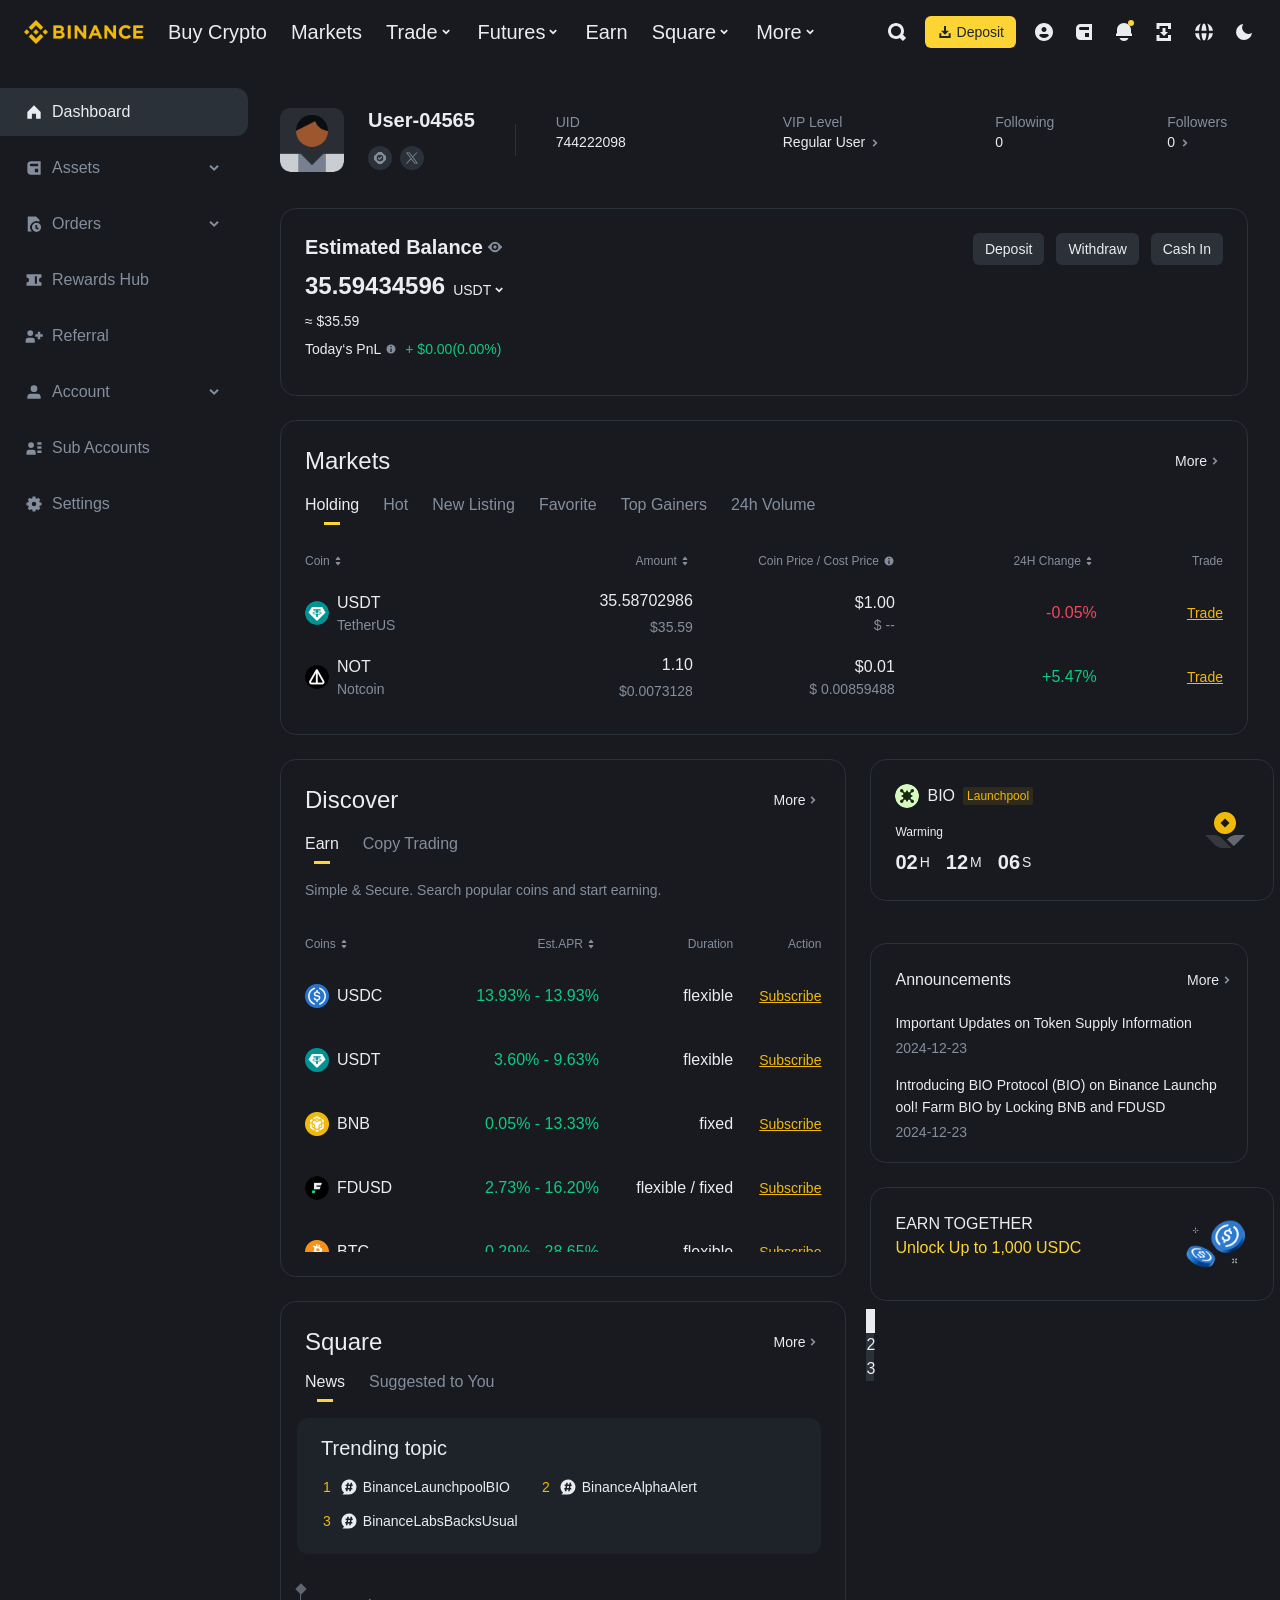
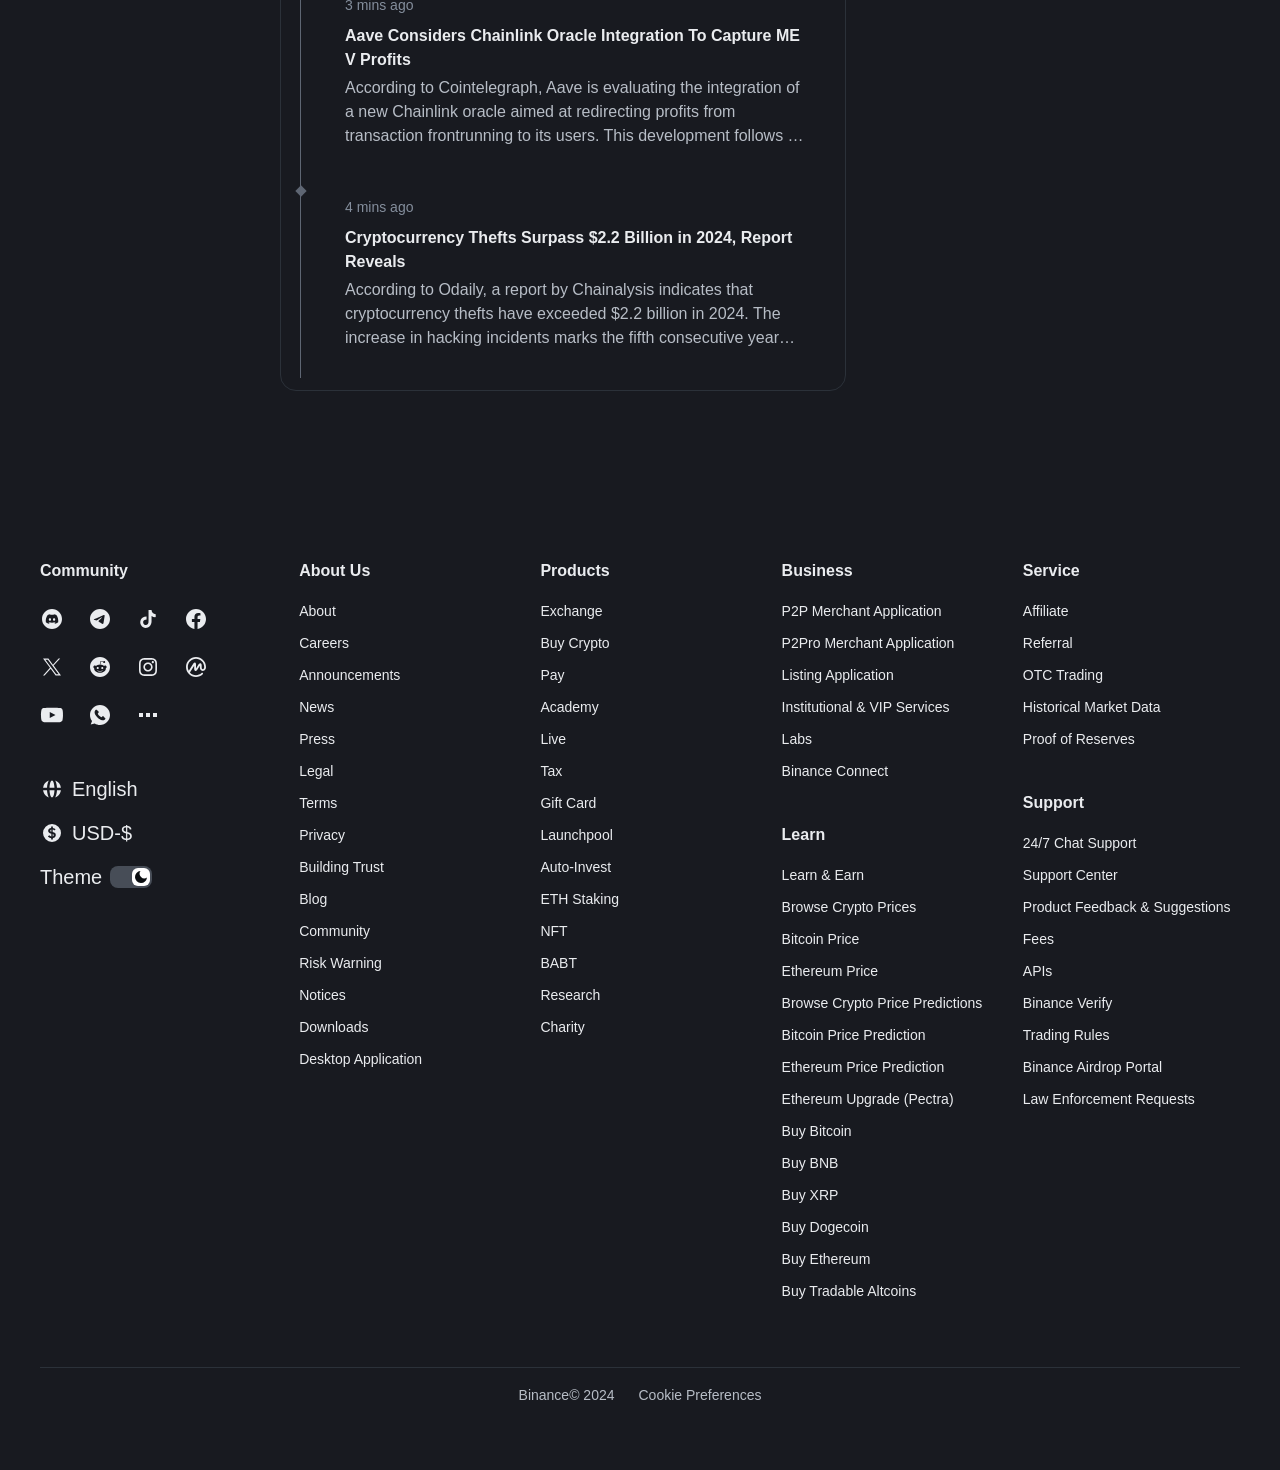
<file: enmy_dashboard.html>
<html lang="en" dir="ltr" class="ltr" path-prefix="/en"><head>
  <meta name="viewport" content="width=device-width,minimum-scale=1,maximum-scale=1,initial-scale=1,user-scalable=no"><meta charset="utf-8"><title data-shuvi-head="true">Dashboard - Binance</title><meta http-equiv="etag" content="b0b44a71af7e4d11b20de1628059634095d2004d"><meta name="msapplication-TileImage" content="https://bin.bnbstatic.com/static/images/bnb-for/brand.png"><meta name="robots" content="noindex" data-shuvi-head="true"><link rel="preconnect" href="https://bin.bnbstatic.com" crossorigin="anonymous"><link rel="preconnect" href="https://public.bnbstatic.com" crossorigin="anonymous"><link rel="preload" as="fetch" href="https://bin.bnbstatic.com/api/i18n/-/web/cms/en/mainuc-common" crossorigin="anonymous" fetchpriority="low"><link rel="preload" as="fetch" href="https://bin.bnbstatic.com/api/i18n/-/web/cms/en/mainuc-dashboard" crossorigin="anonymous" fetchpriority="low"><link rel="preload" as="fetch" href="https://bin.bnbstatic.com/api/i18n/-/web/cms/en/news-ui" crossorigin="anonymous" fetchpriority="low"><link rel="preload" as="fetch" href="https://bin.bnbstatic.com/api/i18n/-/web/cms/en/main-uc" crossorigin="anonymous" fetchpriority="low"><link rel="preload" as="fetch" href="https://bin.bnbstatic.com/api/i18n/-/web/cms/en/exchange-wallet" crossorigin="anonymous" fetchpriority="low"><link rel="preload" as="fetch" href="https://bin.bnbstatic.com/api/i18n/-/web/cms/en/com-widget" crossorigin="anonymous" fetchpriority="low"><link rel="preload" as="fetch" href="https://bin.bnbstatic.com/api/i18n/-/web/cms/en/web-product-recommendation" crossorigin="anonymous" fetchpriority="low"><link rel="preload" as="fetch" href="https://bin.bnbstatic.com/api/i18n/-/web/cms/en/trade-ui" crossorigin="anonymous" fetchpriority="low"><link rel="preload" as="fetch" href="https://bin.bnbstatic.com/api/i18n/-/web/cms/en/exchange-c2c" crossorigin="anonymous" fetchpriority="low"><link rel="preload" as="fetch" href="https://bin.bnbstatic.com/api/i18n/-/web/cms/en/account-settings" crossorigin="anonymous" fetchpriority="low"><link rel="preload" as="fetch" href="https://bin.bnbstatic.com/api/i18n/-/web/cms/en/exchange-uc-ui" crossorigin="anonymous" fetchpriority="low"><link rel="preload" as="fetch" href="https://bin.bnbstatic.com/api/i18n/-/web/cms/en/new2fa" crossorigin="anonymous" fetchpriority="low"><link rel="preload" as="fetch" href="https://bin.bnbstatic.com/api/i18n/-/web/cms/en/mainuc-coinapply" crossorigin="anonymous" fetchpriority="low"><link rel="preload" as="fetch" href="https://bin.bnbstatic.com/api/i18n/-/web/cms/en/mainuc-margin-ui" crossorigin="anonymous" fetchpriority="low"><link rel="preload" as="fetch" href="https://bin.bnbstatic.com/api/i18n/-/web/cms/en/profile" crossorigin="anonymous" fetchpriority="low"><link rel="preload" as="fetch" href="https://bin.bnbstatic.com/api/i18n/-/web/cms/en/futures-widget" crossorigin="anonymous" fetchpriority="low"><link rel="preload" as="script" href="https://public.bnbstatic.com/unpkg/essential/essential@0.3.35.js"><link rel="preload" as="script" href="https://public.bnbstatic.com/unpkg/vendor/vendor.umd.0.0.11.production.min.18.2.0.js"><link rel="preload" href="https://bin.bnbstatic.com/static/chunks/layout-2dd0.a5cf5be8.js" as="script"><link rel="preload" href="https://bin.bnbstatic.com/static/chunks/page-0a6a.0e1159e6.js" as="script"><link rel="preload" as="script" href="https://bin.bnbstatic.com/static/configs/newbase/common-widget-icon.js"><link rel="preload" as="script" href="https://public.bnbstatic.com/unpkg/themis/themis@0.0.39.js"><link rel="preload" as="script" href="https://public.bnbstatic.com/unpkg/common-widget/vendor@1.3.582.min.js"><link rel="preload" as="script" href="https://public.bnbstatic.com/unpkg/common-widget/utils@1.3.582.min.js"><link rel="preload" as="script" href="https://public.bnbstatic.com/unpkg/common-widget/data@1.3.582.min.js"><link rel="preload" as="script" href="https://public.bnbstatic.com/unpkg/common-widget/common@1.3.582.min.js"><link rel="preload" as="script" href="https://bin.bnbstatic.com/static/webpack-runtime.ab512e10.js"><link rel="preload" as="script" href="https://bin.bnbstatic.com/static/common/framework.dea44f75.js"><link rel="preload" as="script" href="https://bin.bnbstatic.com/static/main.de818916.js"><link rel="preload" as="script" href="https://public.bnbstatic.com/unpkg/config/remote-config.js"><link rel="shortcut icon" href="https://bin.bnbstatic.com/static/images/common/favicon.ico"><link rel="apple-touch-icon" href="https://bin.bnbstatic.com/static/images/bnb-for/brand.png"><link rel="icon" href="https://bin.bnbstatic.com/static/images/bnb-for/brand.png"><link rel="stylesheet" href="./css/ebf1228f.chunk.css"><link rel="stylesheet" href="./css/5d7c0faf.chunk.css"><link rel="stylesheet" href="./css/0c93818f.chunk.css"><link rel="stylesheet" href="./css/header.css"><link rel="stylesheet" href="./css/footer.css"><link rel="stylesheet" href="./css/extension.css"><link rel="stylesheet" href="./css/sidebar.css"><link rel="stylesheet" href="./css/vendor.css"><link rel="stylesheet" href="./css/common.css"><style>
body #__APP_HEADER{position:sticky;top:0;z-index:999;}
</style><style>
#__APP{display:inline-block;width:calc(100% - 248px)}#__APP_SIDEBAR{width:248px;display:inline-block;vertical-align:top}@media screen and (max-width:1023px){#__APP{width:calc(100% - 192px)}#__APP_SIDEBAR{width:192px}}@media screen and (max-width:767px){#__APP,#__APP_SIDEBAR{display:block;width:100%}#__APP_SIDEBAR{vertical-align:initial}}
</style><style>
body { --color-sell: #F6465D; --color-textSell: #F6465D; --color-sellHover: #FF707E; --color-depthSellBg: #35141D; --color-buy: #0ECB81; --color-textBuy: #0ECB81; --color-buyHover: #32D993; --color-depthBuyBg: #102821; --color-line: #2B3139; --color-outlineHover: #6A4403; --color-primary: #FCD535; --color-primaryHover: #F0B90B; --color-error: #F6465D; --color-errorBg: #35141D; --color-success: #0ECB81; --color-successBg: #102821; --color-disable: #474D57; --color-iconNormal: #848E9C; --color-textWhite: #FFFFFF; --color-textGray: #EAECEF; --color-textBlack: #0B0E11; --color-textPrimary: #EAECEF; --color-textSecondary: #B7BDC6; --color-textThird: #848E9C; --color-textDisabled: #5E6673; --color-textBrand: #F0B90B; --color-textToast: #A37200; --color-bg: #181A20; --color-bg1: #181A20; --color-bg2: #0B0E11; --color-bg3: #2B3139; --color-bg4: #5E6673; --color-bg6: #202630; --color-bg7: #191A1F; --color-popupBg: #1E2329; --color-badgeBg: #2D2A20; --color-selectedBg: #1E2026; --color-gradientBrand: linear-gradient(180deg, #F8D12F 0%, #F0B90B 100%); --color-gradientPrimary: linear-gradient(295.27deg, #15141A 0%, #474D57 84.52%); --color-BasicBg: #181A20; background-color: var(--color-BasicBg); --color-SecondaryBg: #0B0E11; --color-Input: #2B3139; --color-InputLine: #474D57; --color-CardBg: #1E2329; --color-Vessel: #1E2329; --color-Line: #2B3139; --color-DisableBtn: #2B3139; --color-DisabledText: #5E6673; --color-DisableText: #5E6673; --color-TertiaryText: #848E9C; --color-SecondaryText: #B7BDC6; --color-PrimaryText: #EAECEF; color: var(--color-PrimaryText); --color-RedGreenBgText: #FFFFFF; --color-EmphasizeText: #FF693D; --color-TextOnGray: #EAECEF; --color-TextOnYellow: #202630; --color-IconNormal: #848E9C; --color-LiteBg1: #202630; --color-LiteBg2: #191A1F; --color-BtnBg: #FCD535; --color-PrimaryYellow: #F0B90B; --color-TextLink: #F0B90B; --color-TradeBg: #0B0E11; --color-TextToast: #A37200; --color-DepthSellBg: #35141D; --color-SellHover: #FF707E; --color-Sell: #F6465D; --color-TextSell: #F6465D; --color-DepthBuyBg: #102821; --color-BuyHover: #32D993; --color-Buy: #2EBD85; --color-TextBuy: #2EBD85; --color-Error: #F6465D; --color-SuccessBg: #102821; --color-Success: #2EBD85; --color-TagBg: #474D57; --color-Grid: #2B3139; --color-Placeholder: #474D57; --color-ToastBg: #707A8A; --color-TwoColorIcon: #CACED3; --color-ErrorBg: rgba(246, 70, 93, 0.1); --color-BadgeBg: rgba(240,185,11,0.1); }
</style><style>
@font-face{font-family:'BinancePlex';font-display:swap;src:url(''./img/BinancePlex-Light.woff2'') format('woff2'),url('https://bin.bnbstatic.com/static/fonts/bp/BinancePlex-Light.otf') format('opentype');font-weight:200 300}@font-face{font-family:'BinancePlex';font-display:swap;src:url(''./img/BinancePlex-Regular.woff2'') format('woff2'),url('https://bin.bnbstatic.com/static/fonts/bp/BinancePlex-Regular.otf') format('opentype');font-weight:400}@font-face{font-family:'BinancePlex';font-display:swap;src:url(''./img/BinancePlex-Medium.woff2'') format('woff2'),url('https://bin.bnbstatic.com/static/fonts/bp/BinancePlex-Medium.otf') format('opentype');font-weight:500}@font-face{font-family:'BinancePlex';font-display:swap;src:url(''./img/BinancePlex-SemiBold.woff2'') format('woff2'),url('https://bin.bnbstatic.com/static/fonts/bp/BinancePlex-SemiBold.otf') format('opentype');font-weight:600}@font-face{font-family:'BinancePlex';font-display:swap;src:url(''./img/BinancePlex-Bold.woff2'') format('woff2'),url('https://bin.bnbstatic.com/static/fonts/bp/BinancePlex-Bold.otf') format('opentype');font-weight:700 800}@font-face{font-family:'BinancePlex';font-display:swap;src:url(''./img/BinancePlex-Black.woff2'') format('woff2'),url('https://bin.bnbstatic.com/static/fonts/bp/BinancePlex-Black.otf') format('opentype');font-weight:900}html body,body{font-family:BinancePlex,Arial,sans-serif!important}
</style>
<style>
#onetrust-banner-sdk .onetrust-vendors-list-handler{cursor:pointer;color:#1f96db;font-size:inherit;font-weight:bold;text-decoration:none;margin-left:5px}#onetrust-banner-sdk .onetrust-vendors-list-handler:hover{color:#1f96db}#onetrust-banner-sdk:focus{outline:2px solid #000;outline-offset:-2px}#onetrust-banner-sdk a:focus{outline:2px solid #000}#onetrust-banner-sdk #onetrust-accept-btn-handler,#onetrust-banner-sdk #onetrust-reject-all-handler,#onetrust-banner-sdk #onetrust-pc-btn-handler{outline-offset:1px}#onetrust-banner-sdk.ot-bnr-w-logo .ot-bnr-logo{height:64px;width:64px}#onetrust-banner-sdk .ot-tcf2-vendor-count.ot-text-bold{font-weight:bold}#onetrust-banner-sdk .ot-close-icon,#onetrust-pc-sdk .ot-close-icon,#ot-sync-ntfy .ot-close-icon{background-size:contain;background-repeat:no-repeat;background-position:center;height:12px;width:12px}#onetrust-banner-sdk .powered-by-logo,#onetrust-banner-sdk .ot-pc-footer-logo a,#onetrust-pc-sdk .powered-by-logo,#onetrust-pc-sdk .ot-pc-footer-logo a,#ot-sync-ntfy .powered-by-logo,#ot-sync-ntfy .ot-pc-footer-logo a{background-size:contain;background-repeat:no-repeat;background-position:center;height:25px;width:152px;display:block;text-decoration:none;font-size:.75em}#onetrust-banner-sdk .powered-by-logo:hover,#onetrust-banner-sdk .ot-pc-footer-logo a:hover,#onetrust-pc-sdk .powered-by-logo:hover,#onetrust-pc-sdk .ot-pc-footer-logo a:hover,#ot-sync-ntfy .powered-by-logo:hover,#ot-sync-ntfy .ot-pc-footer-logo a:hover{color:#565656}#onetrust-banner-sdk h3 *,#onetrust-banner-sdk h4 *,#onetrust-banner-sdk h6 *,#onetrust-banner-sdk button *,#onetrust-banner-sdk a[data-parent-id] *,#onetrust-pc-sdk h3 *,#onetrust-pc-sdk h4 *,#onetrust-pc-sdk h6 *,#onetrust-pc-sdk button *,#onetrust-pc-sdk a[data-parent-id] *,#ot-sync-ntfy h3 *,#ot-sync-ntfy h4 *,#ot-sync-ntfy h6 *,#ot-sync-ntfy button *,#ot-sync-ntfy a[data-parent-id] *{font-size:inherit;font-weight:inherit;color:inherit}#onetrust-banner-sdk .ot-hide,#onetrust-pc-sdk .ot-hide,#ot-sync-ntfy .ot-hide{display:none !important}#onetrust-banner-sdk button.ot-link-btn:hover,#onetrust-pc-sdk button.ot-link-btn:hover,#ot-sync-ntfy button.ot-link-btn:hover{text-decoration:underline;opacity:1}#onetrust-pc-sdk .ot-sdk-row .ot-sdk-column{padding:0}#onetrust-pc-sdk .ot-sdk-container{padding-right:0}#onetrust-pc-sdk .ot-sdk-row{flex-direction:initial;width:100%}#onetrust-pc-sdk [type=checkbox]:checked,#onetrust-pc-sdk [type=checkbox]:not(:checked){pointer-events:initial}#onetrust-pc-sdk [type=checkbox]:disabled+label::before,#onetrust-pc-sdk [type=checkbox]:disabled+label:after,#onetrust-pc-sdk [type=checkbox]:disabled+label{pointer-events:none;opacity:.8}#onetrust-pc-sdk #vendor-list-content{transform:translate3d(0, 0, 0)}#onetrust-pc-sdk li input[type=checkbox]{z-index:1}#onetrust-pc-sdk li .ot-checkbox label{z-index:2}#onetrust-pc-sdk li .ot-checkbox input[type=checkbox]{height:auto;width:auto}#onetrust-pc-sdk li .host-title a,#onetrust-pc-sdk li .ot-host-name a,#onetrust-pc-sdk li .accordion-text,#onetrust-pc-sdk li .ot-acc-txt{z-index:2;position:relative}#onetrust-pc-sdk input{margin:3px .1ex}#onetrust-pc-sdk .pc-logo,#onetrust-pc-sdk .ot-pc-logo{height:60px;width:180px;background-position:center;background-size:contain;background-repeat:no-repeat;display:inline-flex;justify-content:center;align-items:center}#onetrust-pc-sdk .pc-logo img,#onetrust-pc-sdk .ot-pc-logo img{max-height:100%;max-width:100%}#onetrust-pc-sdk .screen-reader-only,#onetrust-pc-sdk .ot-scrn-rdr,.ot-sdk-cookie-policy .screen-reader-only,.ot-sdk-cookie-policy .ot-scrn-rdr{border:0;clip:rect(0 0 0 0);height:1px;margin:-1px;overflow:hidden;padding:0;position:absolute;width:1px}#onetrust-pc-sdk.ot-fade-in,.onetrust-pc-dark-filter.ot-fade-in,#onetrust-banner-sdk.ot-fade-in{animation-name:onetrust-fade-in;animation-duration:400ms;animation-timing-function:ease-in-out}#onetrust-pc-sdk.ot-hide{display:none !important}.onetrust-pc-dark-filter.ot-hide{display:none !important}#ot-sdk-btn.ot-sdk-show-settings,#ot-sdk-btn.optanon-show-settings{color:#fff;background-color:#468254;height:auto;white-space:normal;word-wrap:break-word;padding:.8em 2em;font-size:.8em;line-height:1.2;cursor:pointer;-moz-transition:.1s ease;-o-transition:.1s ease;-webkit-transition:1s ease;transition:.1s ease}#ot-sdk-btn.ot-sdk-show-settings:hover,#ot-sdk-btn.optanon-show-settings:hover{color:#fff;background-color:#2c6415}#ot-sdk-btn.ot-sdk-show-settings:active,#ot-sdk-btn.optanon-show-settings:active{color:#fff;background-color:#2c6415;border:1px solid rgba(162,192,169,.5)}.onetrust-pc-dark-filter{background:rgba(0,0,0,.5);z-index:2147483646;width:100%;height:100%;overflow:hidden;position:fixed;top:0;bottom:0;left:0}@keyframes onetrust-fade-in{0%{opacity:0}100%{opacity:1}}.ot-cookie-label{text-decoration:underline}@media only screen and (min-width: 426px)and (max-width: 896px)and (orientation: landscape){#onetrust-pc-sdk p{font-size:.75em}}#onetrust-banner-sdk .banner-option-input:focus+label{outline:1px solid #000;outline-style:auto}.category-vendors-list-handler+a:focus,.category-vendors-list-handler+a:focus-visible{outline:2px solid #000}#onetrust-pc-sdk .ot-userid-title{margin-top:10px}#onetrust-pc-sdk .ot-userid-title>span,#onetrust-pc-sdk .ot-userid-timestamp>span{font-weight:700}#onetrust-pc-sdk .ot-userid-desc{font-style:italic}#onetrust-pc-sdk .ot-host-desc a{pointer-events:initial}#onetrust-pc-sdk .ot-ven-hdr>p a{position:relative;z-index:2;pointer-events:initial}#onetrust-pc-sdk .ot-vnd-serv .ot-vnd-item .ot-vnd-info a,#onetrust-pc-sdk .ot-vs-list .ot-vnd-item .ot-vnd-info a{margin-right:auto}#onetrust-pc-sdk .ot-pc-footer-logo img{width:136px;height:16px}#onetrust-pc-sdk .ot-pur-vdr-count{font-weight:400;font-size:.7rem;padding-top:3px;display:block}#onetrust-banner-sdk .ot-optout-signal,#onetrust-pc-sdk .ot-optout-signal{border:1px solid #32ae88;border-radius:3px;padding:5px;margin-bottom:10px;background-color:#f9fffa;font-size:.85rem;line-height:2}#onetrust-banner-sdk .ot-optout-signal .ot-optout-icon,#onetrust-pc-sdk .ot-optout-signal .ot-optout-icon{display:inline;margin-right:5px}#onetrust-banner-sdk .ot-optout-signal svg,#onetrust-pc-sdk .ot-optout-signal svg{height:20px;width:30px;transform:scale(0.5)}#onetrust-banner-sdk .ot-optout-signal svg path,#onetrust-pc-sdk .ot-optout-signal svg path{fill:#32ae88}#onetrust-consent-sdk .ot-general-modal{overflow:hidden;position:fixed;margin:0 auto;top:50%;left:50%;width:40%;padding:1.5rem;max-width:575px;min-width:575px;z-index:2147483647;border-radius:2.5px;transform:translate(-50%, -50%)}#onetrust-consent-sdk .ot-signature-health-group{margin-top:1rem;padding-left:1.25rem;padding-right:1.25rem;margin-bottom:.625rem;width:calc(100% - 2.5rem)}#onetrust-consent-sdk .ot-signature-health-group .ot-signature-health-form{gap:.5rem}#onetrust-consent-sdk .ot-signature-health .ot-signature-health-form{width:70%;gap:.35rem}#onetrust-consent-sdk .ot-signature-health .ot-signature-input{height:38px;padding:6px 10px;background-color:#fff;border:1px solid #d1d1d1;border-radius:4px;box-shadow:none;box-sizing:border-box}#onetrust-consent-sdk .ot-signature-health .ot-signature-subtitle{font-size:1.125rem}#onetrust-consent-sdk .ot-signature-health .ot-signature-group-title{font-size:1.25rem;font-weight:bold}#onetrust-consent-sdk .ot-signature-health,#onetrust-consent-sdk .ot-signature-health-group{display:flex;flex-direction:column;gap:1rem}#onetrust-consent-sdk .ot-signature-health .ot-signature-cont,#onetrust-consent-sdk .ot-signature-health-group .ot-signature-cont{display:flex;flex-direction:column;gap:.25rem}#onetrust-consent-sdk .ot-signature-health .ot-signature-paragraph,#onetrust-consent-sdk .ot-signature-health-group .ot-signature-paragraph{margin:0;line-height:20px;font-size:max(14px,.875rem)}#onetrust-consent-sdk .ot-signature-health .ot-health-signature-error,#onetrust-consent-sdk .ot-signature-health-group .ot-health-signature-error{color:#4d4d4d;font-size:min(12px,.75rem)}#onetrust-consent-sdk .ot-signature-health .ot-signature-buttons-cont,#onetrust-consent-sdk .ot-signature-health-group .ot-signature-buttons-cont{margin-top:max(.75rem,2%);gap:1rem;display:flex;justify-content:flex-end}#onetrust-consent-sdk .ot-signature-health .ot-signature-button,#onetrust-consent-sdk .ot-signature-health-group .ot-signature-button{flex:1;height:auto;color:#fff;cursor:pointer;line-height:1.2;min-width:125px;font-weight:600;font-size:.813em;border-radius:2px;padding:12px 10px;white-space:normal;word-wrap:break-word;word-break:break-word;background-color:#68b631;border:2px solid #68b631}#onetrust-consent-sdk .ot-signature-health .ot-signature-button.reject,#onetrust-consent-sdk .ot-signature-health-group .ot-signature-button.reject{background-color:#fff}#onetrust-consent-sdk .ot-input-field-cont{display:flex;flex-direction:column;gap:.5rem}#onetrust-consent-sdk .ot-input-field-cont .ot-signature-input{width:65%}#onetrust-consent-sdk .ot-signature-health-form{display:flex;flex-direction:column}#onetrust-consent-sdk .ot-signature-health-form .ot-signature-label{margin-bottom:0;line-height:20px;font-size:max(14px,.875rem)}@media only screen and (max-width: 600px){#onetrust-consent-sdk .ot-general-modal{min-width:100%}#onetrust-consent-sdk .ot-signature-health .ot-signature-health-form{width:100%}#onetrust-consent-sdk .ot-input-field-cont .ot-signature-input{width:100%}}#onetrust-banner-sdk,#onetrust-pc-sdk,#ot-sdk-cookie-policy,#ot-sync-ntfy{font-size:16px}#onetrust-banner-sdk *,#onetrust-banner-sdk ::after,#onetrust-banner-sdk ::before,#onetrust-pc-sdk *,#onetrust-pc-sdk ::after,#onetrust-pc-sdk ::before,#ot-sdk-cookie-policy *,#ot-sdk-cookie-policy ::after,#ot-sdk-cookie-policy ::before,#ot-sync-ntfy *,#ot-sync-ntfy ::after,#ot-sync-ntfy ::before{-webkit-box-sizing:content-box;-moz-box-sizing:content-box;box-sizing:content-box}#onetrust-banner-sdk div,#onetrust-banner-sdk span,#onetrust-banner-sdk h1,#onetrust-banner-sdk h2,#onetrust-banner-sdk h3,#onetrust-banner-sdk h4,#onetrust-banner-sdk h5,#onetrust-banner-sdk h6,#onetrust-banner-sdk p,#onetrust-banner-sdk img,#onetrust-banner-sdk svg,#onetrust-banner-sdk button,#onetrust-banner-sdk section,#onetrust-banner-sdk a,#onetrust-banner-sdk label,#onetrust-banner-sdk input,#onetrust-banner-sdk ul,#onetrust-banner-sdk li,#onetrust-banner-sdk nav,#onetrust-banner-sdk table,#onetrust-banner-sdk thead,#onetrust-banner-sdk tr,#onetrust-banner-sdk td,#onetrust-banner-sdk tbody,#onetrust-banner-sdk .ot-main-content,#onetrust-banner-sdk .ot-toggle,#onetrust-banner-sdk #ot-content,#onetrust-banner-sdk #ot-pc-content,#onetrust-banner-sdk .checkbox,#onetrust-pc-sdk div,#onetrust-pc-sdk span,#onetrust-pc-sdk h1,#onetrust-pc-sdk h2,#onetrust-pc-sdk h3,#onetrust-pc-sdk h4,#onetrust-pc-sdk h5,#onetrust-pc-sdk h6,#onetrust-pc-sdk p,#onetrust-pc-sdk img,#onetrust-pc-sdk svg,#onetrust-pc-sdk button,#onetrust-pc-sdk section,#onetrust-pc-sdk a,#onetrust-pc-sdk label,#onetrust-pc-sdk input,#onetrust-pc-sdk ul,#onetrust-pc-sdk li,#onetrust-pc-sdk nav,#onetrust-pc-sdk table,#onetrust-pc-sdk thead,#onetrust-pc-sdk tr,#onetrust-pc-sdk td,#onetrust-pc-sdk tbody,#onetrust-pc-sdk .ot-main-content,#onetrust-pc-sdk .ot-toggle,#onetrust-pc-sdk #ot-content,#onetrust-pc-sdk #ot-pc-content,#onetrust-pc-sdk .checkbox,#ot-sdk-cookie-policy div,#ot-sdk-cookie-policy span,#ot-sdk-cookie-policy h1,#ot-sdk-cookie-policy h2,#ot-sdk-cookie-policy h3,#ot-sdk-cookie-policy h4,#ot-sdk-cookie-policy h5,#ot-sdk-cookie-policy h6,#ot-sdk-cookie-policy p,#ot-sdk-cookie-policy img,#ot-sdk-cookie-policy svg,#ot-sdk-cookie-policy button,#ot-sdk-cookie-policy section,#ot-sdk-cookie-policy a,#ot-sdk-cookie-policy label,#ot-sdk-cookie-policy input,#ot-sdk-cookie-policy ul,#ot-sdk-cookie-policy li,#ot-sdk-cookie-policy nav,#ot-sdk-cookie-policy table,#ot-sdk-cookie-policy thead,#ot-sdk-cookie-policy tr,#ot-sdk-cookie-policy td,#ot-sdk-cookie-policy tbody,#ot-sdk-cookie-policy .ot-main-content,#ot-sdk-cookie-policy .ot-toggle,#ot-sdk-cookie-policy #ot-content,#ot-sdk-cookie-policy #ot-pc-content,#ot-sdk-cookie-policy .checkbox,#ot-sync-ntfy div,#ot-sync-ntfy span,#ot-sync-ntfy h1,#ot-sync-ntfy h2,#ot-sync-ntfy h3,#ot-sync-ntfy h4,#ot-sync-ntfy h5,#ot-sync-ntfy h6,#ot-sync-ntfy p,#ot-sync-ntfy img,#ot-sync-ntfy svg,#ot-sync-ntfy button,#ot-sync-ntfy section,#ot-sync-ntfy a,#ot-sync-ntfy label,#ot-sync-ntfy input,#ot-sync-ntfy ul,#ot-sync-ntfy li,#ot-sync-ntfy nav,#ot-sync-ntfy table,#ot-sync-ntfy thead,#ot-sync-ntfy tr,#ot-sync-ntfy td,#ot-sync-ntfy tbody,#ot-sync-ntfy .ot-main-content,#ot-sync-ntfy .ot-toggle,#ot-sync-ntfy #ot-content,#ot-sync-ntfy #ot-pc-content,#ot-sync-ntfy .checkbox{font-family:inherit;font-weight:normal;-webkit-font-smoothing:auto;letter-spacing:normal;line-height:normal;padding:0;margin:0;height:auto;min-height:0;max-height:none;width:auto;min-width:0;max-width:none;border-radius:0;border:none;clear:none;float:none;position:static;bottom:auto;left:auto;right:auto;top:auto;text-align:left;text-decoration:none;text-indent:0;text-shadow:none;text-transform:none;white-space:normal;background:none;overflow:visible;vertical-align:baseline;visibility:visible;z-index:auto;box-shadow:none}#onetrust-banner-sdk label:before,#onetrust-banner-sdk label:after,#onetrust-banner-sdk .checkbox:after,#onetrust-banner-sdk .checkbox:before,#onetrust-pc-sdk label:before,#onetrust-pc-sdk label:after,#onetrust-pc-sdk .checkbox:after,#onetrust-pc-sdk .checkbox:before,#ot-sdk-cookie-policy label:before,#ot-sdk-cookie-policy label:after,#ot-sdk-cookie-policy .checkbox:after,#ot-sdk-cookie-policy .checkbox:before,#ot-sync-ntfy label:before,#ot-sync-ntfy label:after,#ot-sync-ntfy .checkbox:after,#ot-sync-ntfy .checkbox:before{content:"";content:none}#onetrust-banner-sdk .ot-sdk-container,#onetrust-pc-sdk .ot-sdk-container,#ot-sdk-cookie-policy .ot-sdk-container{position:relative;width:100%;max-width:100%;margin:0 auto;padding:0 20px;box-sizing:border-box}#onetrust-banner-sdk .ot-sdk-column,#onetrust-banner-sdk .ot-sdk-columns,#onetrust-pc-sdk .ot-sdk-column,#onetrust-pc-sdk .ot-sdk-columns,#ot-sdk-cookie-policy .ot-sdk-column,#ot-sdk-cookie-policy .ot-sdk-columns{width:100%;float:left;box-sizing:border-box;padding:0;display:initial}@media(min-width: 400px){#onetrust-banner-sdk .ot-sdk-container,#onetrust-pc-sdk .ot-sdk-container,#ot-sdk-cookie-policy .ot-sdk-container{width:90%;padding:0}}@media(min-width: 550px){#onetrust-banner-sdk .ot-sdk-container,#onetrust-pc-sdk .ot-sdk-container,#ot-sdk-cookie-policy .ot-sdk-container{width:100%}#onetrust-banner-sdk .ot-sdk-column,#onetrust-banner-sdk .ot-sdk-columns,#onetrust-pc-sdk .ot-sdk-column,#onetrust-pc-sdk .ot-sdk-columns,#ot-sdk-cookie-policy .ot-sdk-column,#ot-sdk-cookie-policy .ot-sdk-columns{margin-left:4%}#onetrust-banner-sdk .ot-sdk-column:first-child,#onetrust-banner-sdk .ot-sdk-columns:first-child,#onetrust-pc-sdk .ot-sdk-column:first-child,#onetrust-pc-sdk .ot-sdk-columns:first-child,#ot-sdk-cookie-policy .ot-sdk-column:first-child,#ot-sdk-cookie-policy .ot-sdk-columns:first-child{margin-left:0}#onetrust-banner-sdk .ot-sdk-two.ot-sdk-columns,#onetrust-pc-sdk .ot-sdk-two.ot-sdk-columns,#ot-sdk-cookie-policy .ot-sdk-two.ot-sdk-columns{width:13.3333333333%}#onetrust-banner-sdk .ot-sdk-three.ot-sdk-columns,#onetrust-pc-sdk .ot-sdk-three.ot-sdk-columns,#ot-sdk-cookie-policy .ot-sdk-three.ot-sdk-columns{width:22%}#onetrust-banner-sdk .ot-sdk-four.ot-sdk-columns,#onetrust-pc-sdk .ot-sdk-four.ot-sdk-columns,#ot-sdk-cookie-policy .ot-sdk-four.ot-sdk-columns{width:30.6666666667%}#onetrust-banner-sdk .ot-sdk-eight.ot-sdk-columns,#onetrust-pc-sdk .ot-sdk-eight.ot-sdk-columns,#ot-sdk-cookie-policy .ot-sdk-eight.ot-sdk-columns{width:65.3333333333%}#onetrust-banner-sdk .ot-sdk-nine.ot-sdk-columns,#onetrust-pc-sdk .ot-sdk-nine.ot-sdk-columns,#ot-sdk-cookie-policy .ot-sdk-nine.ot-sdk-columns{width:74%}#onetrust-banner-sdk .ot-sdk-ten.ot-sdk-columns,#onetrust-pc-sdk .ot-sdk-ten.ot-sdk-columns,#ot-sdk-cookie-policy .ot-sdk-ten.ot-sdk-columns{width:82.6666666667%}#onetrust-banner-sdk .ot-sdk-eleven.ot-sdk-columns,#onetrust-pc-sdk .ot-sdk-eleven.ot-sdk-columns,#ot-sdk-cookie-policy .ot-sdk-eleven.ot-sdk-columns{width:91.3333333333%}#onetrust-banner-sdk .ot-sdk-twelve.ot-sdk-columns,#onetrust-pc-sdk .ot-sdk-twelve.ot-sdk-columns,#ot-sdk-cookie-policy .ot-sdk-twelve.ot-sdk-columns{width:100%;margin-left:0}}#onetrust-banner-sdk h1,#onetrust-banner-sdk h2,#onetrust-banner-sdk h3,#onetrust-banner-sdk h4,#onetrust-banner-sdk h5,#onetrust-banner-sdk h6,#onetrust-pc-sdk h1,#onetrust-pc-sdk h2,#onetrust-pc-sdk h3,#onetrust-pc-sdk h4,#onetrust-pc-sdk h5,#onetrust-pc-sdk h6,#ot-sdk-cookie-policy h1,#ot-sdk-cookie-policy h2,#ot-sdk-cookie-policy h3,#ot-sdk-cookie-policy h4,#ot-sdk-cookie-policy h5,#ot-sdk-cookie-policy h6{margin-top:0;font-weight:600;font-family:inherit}#onetrust-banner-sdk h1,#onetrust-pc-sdk h1,#ot-sdk-cookie-policy h1{font-size:1.5rem;line-height:1.2}#onetrust-banner-sdk h2,#onetrust-pc-sdk h2,#ot-sdk-cookie-policy h2{font-size:1.5rem;line-height:1.25}#onetrust-banner-sdk h3,#onetrust-pc-sdk h3,#ot-sdk-cookie-policy h3{font-size:1.5rem;line-height:1.3}#onetrust-banner-sdk h4,#onetrust-pc-sdk h4,#ot-sdk-cookie-policy h4{font-size:1.5rem;line-height:1.35}#onetrust-banner-sdk h5,#onetrust-pc-sdk h5,#ot-sdk-cookie-policy h5{font-size:1.5rem;line-height:1.5}#onetrust-banner-sdk h6,#onetrust-pc-sdk h6,#ot-sdk-cookie-policy h6{font-size:1.5rem;line-height:1.6}@media(min-width: 550px){#onetrust-banner-sdk h1,#onetrust-pc-sdk h1,#ot-sdk-cookie-policy h1{font-size:1.5rem}#onetrust-banner-sdk h2,#onetrust-pc-sdk h2,#ot-sdk-cookie-policy h2{font-size:1.5rem}#onetrust-banner-sdk h3,#onetrust-pc-sdk h3,#ot-sdk-cookie-policy h3{font-size:1.5rem}#onetrust-banner-sdk h4,#onetrust-pc-sdk h4,#ot-sdk-cookie-policy h4{font-size:1.5rem}#onetrust-banner-sdk h5,#onetrust-pc-sdk h5,#ot-sdk-cookie-policy h5{font-size:1.5rem}#onetrust-banner-sdk h6,#onetrust-pc-sdk h6,#ot-sdk-cookie-policy h6{font-size:1.5rem}}#onetrust-banner-sdk p,#onetrust-pc-sdk p,#ot-sdk-cookie-policy p{margin:0 0 1em 0;font-family:inherit;line-height:normal}#onetrust-banner-sdk a,#onetrust-pc-sdk a,#ot-sdk-cookie-policy a{color:#565656;text-decoration:underline}#onetrust-banner-sdk a:hover,#onetrust-pc-sdk a:hover,#ot-sdk-cookie-policy a:hover{color:#565656;text-decoration:none}#onetrust-banner-sdk .ot-sdk-button,#onetrust-banner-sdk button,#onetrust-pc-sdk .ot-sdk-button,#onetrust-pc-sdk button,#ot-sdk-cookie-policy .ot-sdk-button,#ot-sdk-cookie-policy button{margin-bottom:1rem;font-family:inherit}#onetrust-banner-sdk .ot-sdk-button,#onetrust-banner-sdk button,#onetrust-pc-sdk .ot-sdk-button,#onetrust-pc-sdk button,#ot-sdk-cookie-policy .ot-sdk-button,#ot-sdk-cookie-policy button{display:inline-block;height:38px;padding:0 30px;color:#555;text-align:center;font-size:.9em;font-weight:400;line-height:38px;letter-spacing:.01em;text-decoration:none;white-space:nowrap;background-color:rgba(0,0,0,0);border-radius:2px;border:1px solid #bbb;cursor:pointer;box-sizing:border-box}#onetrust-banner-sdk .ot-sdk-button:hover,#onetrust-banner-sdk :not(.ot-leg-btn-container)>button:not(.ot-link-btn):hover,#onetrust-banner-sdk :not(.ot-leg-btn-container)>button:not(.ot-link-btn):focus,#onetrust-pc-sdk .ot-sdk-button:hover,#onetrust-pc-sdk :not(.ot-leg-btn-container)>button:not(.ot-link-btn):hover,#onetrust-pc-sdk :not(.ot-leg-btn-container)>button:not(.ot-link-btn):focus,#ot-sdk-cookie-policy .ot-sdk-button:hover,#ot-sdk-cookie-policy :not(.ot-leg-btn-container)>button:not(.ot-link-btn):hover,#ot-sdk-cookie-policy :not(.ot-leg-btn-container)>button:not(.ot-link-btn):focus{color:#333;border-color:#888;opacity:.9}#onetrust-banner-sdk .ot-sdk-button:focus,#onetrust-banner-sdk :not(.ot-leg-btn-container)>button:focus,#onetrust-pc-sdk .ot-sdk-button:focus,#onetrust-pc-sdk :not(.ot-leg-btn-container)>button:focus,#ot-sdk-cookie-policy .ot-sdk-button:focus,#ot-sdk-cookie-policy :not(.ot-leg-btn-container)>button:focus{outline:2px solid #000}#onetrust-banner-sdk .ot-sdk-button.ot-sdk-button-primary,#onetrust-banner-sdk button.ot-sdk-button-primary,#onetrust-banner-sdk input[type=submit].ot-sdk-button-primary,#onetrust-banner-sdk input[type=reset].ot-sdk-button-primary,#onetrust-banner-sdk input[type=button].ot-sdk-button-primary,#onetrust-pc-sdk .ot-sdk-button.ot-sdk-button-primary,#onetrust-pc-sdk button.ot-sdk-button-primary,#onetrust-pc-sdk input[type=submit].ot-sdk-button-primary,#onetrust-pc-sdk input[type=reset].ot-sdk-button-primary,#onetrust-pc-sdk input[type=button].ot-sdk-button-primary,#ot-sdk-cookie-policy .ot-sdk-button.ot-sdk-button-primary,#ot-sdk-cookie-policy button.ot-sdk-button-primary,#ot-sdk-cookie-policy input[type=submit].ot-sdk-button-primary,#ot-sdk-cookie-policy input[type=reset].ot-sdk-button-primary,#ot-sdk-cookie-policy input[type=button].ot-sdk-button-primary{color:#fff;background-color:#33c3f0;border-color:#33c3f0}#onetrust-banner-sdk .ot-sdk-button.ot-sdk-button-primary:hover,#onetrust-banner-sdk button.ot-sdk-button-primary:hover,#onetrust-banner-sdk input[type=submit].ot-sdk-button-primary:hover,#onetrust-banner-sdk input[type=reset].ot-sdk-button-primary:hover,#onetrust-banner-sdk input[type=button].ot-sdk-button-primary:hover,#onetrust-banner-sdk .ot-sdk-button.ot-sdk-button-primary:focus,#onetrust-banner-sdk button.ot-sdk-button-primary:focus,#onetrust-banner-sdk input[type=submit].ot-sdk-button-primary:focus,#onetrust-banner-sdk input[type=reset].ot-sdk-button-primary:focus,#onetrust-banner-sdk input[type=button].ot-sdk-button-primary:focus,#onetrust-pc-sdk .ot-sdk-button.ot-sdk-button-primary:hover,#onetrust-pc-sdk button.ot-sdk-button-primary:hover,#onetrust-pc-sdk input[type=submit].ot-sdk-button-primary:hover,#onetrust-pc-sdk input[type=reset].ot-sdk-button-primary:hover,#onetrust-pc-sdk input[type=button].ot-sdk-button-primary:hover,#onetrust-pc-sdk .ot-sdk-button.ot-sdk-button-primary:focus,#onetrust-pc-sdk button.ot-sdk-button-primary:focus,#onetrust-pc-sdk input[type=submit].ot-sdk-button-primary:focus,#onetrust-pc-sdk input[type=reset].ot-sdk-button-primary:focus,#onetrust-pc-sdk input[type=button].ot-sdk-button-primary:focus,#ot-sdk-cookie-policy .ot-sdk-button.ot-sdk-button-primary:hover,#ot-sdk-cookie-policy button.ot-sdk-button-primary:hover,#ot-sdk-cookie-policy input[type=submit].ot-sdk-button-primary:hover,#ot-sdk-cookie-policy input[type=reset].ot-sdk-button-primary:hover,#ot-sdk-cookie-policy input[type=button].ot-sdk-button-primary:hover,#ot-sdk-cookie-policy .ot-sdk-button.ot-sdk-button-primary:focus,#ot-sdk-cookie-policy button.ot-sdk-button-primary:focus,#ot-sdk-cookie-policy input[type=submit].ot-sdk-button-primary:focus,#ot-sdk-cookie-policy input[type=reset].ot-sdk-button-primary:focus,#ot-sdk-cookie-policy input[type=button].ot-sdk-button-primary:focus{color:#fff;background-color:#1eaedb;border-color:#1eaedb}#onetrust-banner-sdk input[type=text],#onetrust-pc-sdk input[type=text],#ot-sdk-cookie-policy input[type=text]{height:38px;padding:6px 10px;background-color:#fff;border:1px solid #d1d1d1;border-radius:4px;box-shadow:none;box-sizing:border-box}#onetrust-banner-sdk input[type=text],#onetrust-pc-sdk input[type=text],#ot-sdk-cookie-policy input[type=text]{-webkit-appearance:none;-moz-appearance:none;appearance:none}#onetrust-banner-sdk input[type=text]:focus,#onetrust-pc-sdk input[type=text]:focus,#ot-sdk-cookie-policy input[type=text]:focus{border:1px solid #000;outline:0}#onetrust-banner-sdk label,#onetrust-pc-sdk label,#ot-sdk-cookie-policy label{display:block;margin-bottom:.5rem;font-weight:600}#onetrust-banner-sdk input[type=checkbox],#onetrust-pc-sdk input[type=checkbox],#ot-sdk-cookie-policy input[type=checkbox]{display:inline}#onetrust-banner-sdk ul,#onetrust-pc-sdk ul,#ot-sdk-cookie-policy ul{list-style:circle inside}#onetrust-banner-sdk ul,#onetrust-pc-sdk ul,#ot-sdk-cookie-policy ul{padding-left:0;margin-top:0}#onetrust-banner-sdk ul ul,#onetrust-pc-sdk ul ul,#ot-sdk-cookie-policy ul ul{margin:1.5rem 0 1.5rem 3rem;font-size:90%}#onetrust-banner-sdk li,#onetrust-pc-sdk li,#ot-sdk-cookie-policy li{margin-bottom:1rem}#onetrust-banner-sdk th,#onetrust-banner-sdk td,#onetrust-pc-sdk th,#onetrust-pc-sdk td,#ot-sdk-cookie-policy th,#ot-sdk-cookie-policy td{padding:12px 15px;text-align:left;border-bottom:1px solid #e1e1e1}#onetrust-banner-sdk button,#onetrust-pc-sdk button,#ot-sdk-cookie-policy button{margin-bottom:1rem;font-family:inherit}#onetrust-banner-sdk .ot-sdk-container:after,#onetrust-banner-sdk .ot-sdk-row:after,#onetrust-pc-sdk .ot-sdk-container:after,#onetrust-pc-sdk .ot-sdk-row:after,#ot-sdk-cookie-policy .ot-sdk-container:after,#ot-sdk-cookie-policy .ot-sdk-row:after{content:"";display:table;clear:both}#onetrust-banner-sdk .ot-sdk-row,#onetrust-pc-sdk .ot-sdk-row,#ot-sdk-cookie-policy .ot-sdk-row{margin:0;max-width:none;display:block}#onetrust-banner-sdk.otFloatingRoundedCorner{position:fixed;z-index:2147483645;background-color:#fff;width:26%;max-width:375px;border-radius:2.5px;bottom:1em;left:1em;font-size:16px;max-height:90%;overflow-x:hidden;overflow-y:auto;box-shadow:0 0 18px rgba(0,0,0,.2)}#onetrust-banner-sdk.otFloatingRoundedCorner.otRelFont{font-size:1rem}#onetrust-banner-sdk.otFloatingRoundedCorner::-webkit-scrollbar{width:11px}#onetrust-banner-sdk.otFloatingRoundedCorner::-webkit-scrollbar-thumb{border-radius:10px;background:#c1c1c1}#onetrust-banner-sdk.otFloatingRoundedCorner{scrollbar-arrow-color:#c1c1c1;scrollbar-darkshadow-color:#c1c1c1;scrollbar-face-color:#c1c1c1;scrollbar-shadow-color:#c1c1c1}#onetrust-banner-sdk.otFloatingRoundedCorner .ot-gv-list-handler{float:left;font-size:.82em;padding:0 25px 30px 25px;margin-bottom:0;border:0;line-height:normal;height:auto;width:auto}#onetrust-banner-sdk.otFloatingRoundedCorner.ot-bottom-left[dir=rtl]{right:1em}#onetrust-banner-sdk.otFloatingRoundedCorner.ot-bottom-right{right:1em;left:auto}#onetrust-banner-sdk.otFloatingRoundedCorner.ot-bottom-right[dir=rtl]{left:1em;right:auto}#onetrust-banner-sdk h3,#onetrust-banner-sdk p{color:dimgray}#onetrust-banner-sdk h3{margin-bottom:0}#onetrust-banner-sdk .banner-header{margin-left:20px;margin-bottom:20px;margin-right:10px}#onetrust-banner-sdk .ot-close-icon{width:44px;height:44px;background-size:12px;display:inline-block;padding:0;border:none}#onetrust-banner-sdk #onetrust-policy-text,#onetrust-banner-sdk .ot-b-addl-desc{clear:both;float:left;font-size:.82em;line-height:1.5;padding:10px 20px 20px 20px;margin:0}#onetrust-banner-sdk #onetrust-policy-text>*,#onetrust-banner-sdk .ot-b-addl-desc>*{margin-bottom:0px;font-size:inherit}#onetrust-banner-sdk .ot-optout-signal{margin:3.125rem 1.25rem 1.25rem 1.25rem}#onetrust-banner-sdk .ot-b-addl-desc{display:block}#onetrust-banner-sdk #onetrust-policy{margin-top:20px}#onetrust-banner-sdk #onetrust-policy h3{font-size:1em;line-height:1.4}#onetrust-banner-sdk #onetrust-button-group-parent{padding:0 25px 30px 25px}#onetrust-banner-sdk #onetrust-button-group{text-align:center;display:inline-block;width:100%}#onetrust-banner-sdk #onetrust-accept-btn-handler,#onetrust-banner-sdk #onetrust-reject-all-handler{background-color:#6cc04a;color:#fff;border-color:#6cc04a;margin-right:1em}#onetrust-banner-sdk .banner-actions-container{text-align:center}#onetrust-banner-sdk #onetrust-pc-btn-handler{background-color:#6cc04a;color:#fff;border:1px solid #6cc04a}#onetrust-banner-sdk #onetrust-accept-btn-handler,#onetrust-banner-sdk #onetrust-reject-all-handler,#onetrust-banner-sdk #onetrust-pc-btn-handler{width:100%;padding:12px 10px;font-size:.82em;font-weight:600;line-height:1.4;letter-spacing:.05em;height:auto;white-space:normal;word-break:break-word;word-wrap:break-word}#onetrust-banner-sdk #onetrust-pc-btn-handler.cookie-setting-link{background-color:#fff;border:none;color:#6cc04a;text-decoration:underline}#onetrust-banner-sdk #onetrust-policy-title,#onetrust-banner-sdk #onetrust-close-btn-container{display:inline-block}#onetrust-banner-sdk #onetrust-policy-title{font-weight:600;font-size:1em;padding:0 0 10px 25px;float:left;width:80%}#onetrust-banner-sdk #onetrust-close-btn-container{position:absolute;right:3px;top:8px}#onetrust-banner-sdk button{margin-bottom:.6rem}#onetrust-banner-sdk .banner_logo{display:none}#onetrust-banner-sdk.ot-bnr-w-logo .banner-header{margin-bottom:0;margin-left:20px}#onetrust-banner-sdk.ot-bnr-w-logo #onetrust-group-container{margin-top:0px}#onetrust-banner-sdk #banner-options{float:left;padding:0 25px 20px 25px;width:calc(100% - 50px)}#onetrust-banner-sdk .banner-option-header{cursor:pointer;display:inline-block}#onetrust-banner-sdk .banner-option-header :first-child{color:dimgray;font-weight:bold;float:left}#onetrust-banner-sdk .banner-option-header .ot-arrow-container{display:inline-block;border-top:6px solid rgba(0,0,0,0);border-bottom:6px solid rgba(0,0,0,0);border-left:6px solid dimgray;margin-left:10px;vertical-align:middle;transition:all 300ms ease-in 0s;-webkit-transition:all 300ms ease-in 0s;-moz-transition:all 300ms ease-in 0s;-o-transition:all 300ms ease-in 0s}#onetrust-banner-sdk .banner-option-details{display:none;font-size:.83em;line-height:1.5;height:0px;padding:10px 10px 5px 10px;transition:all 300ms ease-in 0s;-webkit-transition:all 300ms ease-in 0s;-moz-transition:all 300ms ease-in 0s;-o-transition:all 300ms ease-in 0s}#onetrust-banner-sdk .banner-option-details *{font-size:inherit;line-height:inherit;color:dimgray}#onetrust-banner-sdk .banner-option-input{cursor:pointer;width:auto;border:none;height:auto;padding:0;padding-right:3px;margin:0 0 6px;font-size:.82em;line-height:1.4}#onetrust-banner-sdk .banner-option-input *{pointer-events:none;line-height:inherit;font-size:inherit}#onetrust-banner-sdk .banner-option-input[aria-expanded=true]~.banner-option-details{height:auto;display:block}#onetrust-banner-sdk .banner-option-input[aria-expanded=true] .ot-arrow-container{transform:rotate(90deg)}#onetrust-banner-sdk .ot-dpd-container{float:left;padding:0 20px 4px 20px;clear:both}#onetrust-banner-sdk .ot-dpd-container .ot-dpd-title{font-weight:bold;padding-bottom:10px}#onetrust-banner-sdk .ot-dpd-container .ot-dpd-desc{font-size:.82em;line-height:1.5}#onetrust-banner-sdk .ot-dpd-container .ot-dpd-desc>.ot-b-addl-desc{margin-top:10px;padding:0}#onetrust-banner-sdk .ot-dpd-container .ot-dpd-desc *{font-size:inherit;line-height:inherit}#onetrust-banner-sdk .ot-dpd-container .ot-dpd-desc .onetrust-vendors-list-handler{display:block;margin-left:0px;margin-top:5px;clear:both;padding:0;margin-bottom:0;border:0;height:auto;width:auto}#onetrust-banner-sdk #onetrust-policy .ot-dpd-title{font-size:.88em}#onetrust-banner-sdk.ot-close-btn-link #onetrust-close-btn-container{top:15px;transform:none;right:15px}#onetrust-banner-sdk.ot-close-btn-link #onetrust-close-btn-container button{padding:0;white-space:pre-wrap;border:none;height:auto;line-height:1.5;text-decoration:underline;font-size:.69em}#onetrust-banner-sdk.ot-close-btn-link #onetrust-group-container{margin-top:20px}#onetrust-banner-sdk.ot-wo-title #onetrust-group-container{margin-top:20px}@media only screen and (max-width: 425px){#onetrust-banner-sdk #onetrust-button-group-parent{padding:0 25px 30px 25px}#onetrust-banner-sdk .ot-sdk-container{width:100%;padding:0}#onetrust-banner-sdk.otFloatingRoundedCorner{width:92%;max-width:100%;left:0;bottom:0}}@media only screen and (min-width: 426px)and (max-width: 896px){#onetrust-banner-sdk .ot-sdk-container{width:100%}#onetrust-banner-sdk #onetrust-button-group-parent{padding:0 25px 30px 25px}#onetrust-banner-sdk #onetrust-accept-btn-handler,#onetrust-banner-sdk #onetrust-reject-all-handler,#onetrust-banner-sdk #onetrust-pc-btn-handler{width:45%}#onetrust-banner-sdk #onetrust-reject-all-handler{margin-right:0}#onetrust-banner-sdk #onetrust-button-group-parent:not(.has-reject-all-button) #onetrust-accept-btn-handler{margin-right:0}#onetrust-banner-sdk.otFloatingRoundedCorner{width:100%;max-width:94%;left:0;bottom:0}}@media only screen and (max-width: 896px){#onetrust-banner-sdk.ot-bottom-left.otFloatingRoundedCorner[dir=rtl]{right:auto}}@media only screen and (min-width: 768px){#onetrust-banner-sdk #onetrust-accept-btn-handler,#onetrust-banner-sdk #onetrust-reject-all-handler,#onetrust-banner-sdk #onetrust-pc-btn-handler{width:100%}#onetrust-banner-sdk .banner-header{margin-left:40px;margin-bottom:20px;margin-right:15px}#onetrust-banner-sdk #onetrust-button-group-parent{padding:0 25px 30px 25px}#onetrust-banner-sdk #onetrust-policy-text,#onetrust-banner-sdk :not(.ot-dpd-desc)>.ot-b-addl-desc,#onetrust-banner-sdk .ot-dpd-container{padding:10px 25px}#onetrust-banner-sdk .ot-optout-signal{margin:3.125rem 1.5625rem .625rem}#onetrust-banner-sdk .ot-dpd-container{padding-bottom:4px}#onetrust-banner-sdk #banner-options{padding:0 25px 20px 25px;width:calc(100% - 50px)}#onetrust-banner-sdk #banner-options .banner-option{margin-bottom:6px}#onetrust-banner-sdk #onetrust-close-btn-container{right:3px}#onetrust-banner-sdk.otFloatingRoundedCorner{width:48%}}
        #onetrust-consent-sdk #onetrust-banner-sdk {background-color: #12161C;}
            #onetrust-consent-sdk #onetrust-policy-title,
                    #onetrust-consent-sdk #onetrust-policy-text,
                    #onetrust-consent-sdk .ot-b-addl-desc,
                    #onetrust-consent-sdk .ot-dpd-desc,
                    #onetrust-consent-sdk .ot-dpd-title,
                    #onetrust-consent-sdk #onetrust-policy-text *:not(.onetrust-vendors-list-handler),
                    #onetrust-consent-sdk .ot-dpd-desc *:not(.onetrust-vendors-list-handler),
                    #onetrust-consent-sdk #onetrust-banner-sdk #banner-options *,
                    #onetrust-banner-sdk .ot-cat-header,
                    #onetrust-banner-sdk .ot-optout-signal
                    {
                        color: #FFFFFF;
                    }
            #onetrust-consent-sdk #onetrust-banner-sdk .banner-option-details {
                    background-color: #E9E9E9;}
             #onetrust-consent-sdk #onetrust-banner-sdk a[href],
                    #onetrust-consent-sdk #onetrust-banner-sdk a[href] font,
                    #onetrust-consent-sdk #onetrust-banner-sdk .ot-link-btn
                        {
                            color: #ffffff;
                        }#onetrust-consent-sdk #onetrust-accept-btn-handler,
                         #onetrust-banner-sdk #onetrust-reject-all-handler {
                            background-color: #FCD535;border-color: #FCD535;
                color: #12161C;
            }
            #onetrust-consent-sdk #onetrust-banner-sdk *:focus,
            #onetrust-consent-sdk #onetrust-banner-sdk:focus {
               outline-color: #ffffff;
               outline-width: 1px;
            }
            #onetrust-consent-sdk #onetrust-pc-btn-handler,
            #onetrust-consent-sdk #onetrust-pc-btn-handler.cookie-setting-link {
                color: #ffffff; border-color: #ffffff;
                background-color:
                #12161C;
            }#onetrust-banner-sdk {
    border-radius: 16px !important;
    outline: none !important;
    background: var(--color-CardBg) !important;
    box-shadow:  var(--shadow-shadow2)!important;
}

#onetrust-policy {
    margin-top: 0 !important;
}

#onetrust-policy .banner-header {
    display: none !important;
}

#onetrust-banner-sdk * {
    font-family: BinancePlex, Arial, sans-serif !important;
}

#onetrust-policy-title {
    padding-top: 25px !important;
    padding-bottom: 0 !important;
    font-size: 20px !important;
    line-height: 28px !important;
    color: var(--color-textPrimary) !important;
}

#onetrust-policy-text {
    font-size: 14px !important;
    line-height: 22px !important;
    padding-bottom: 24px !important;
    color: var(--color-textPrimary) !important;
}

#banner-options {
    padding: 0 !important;
}

.banner-actions-container > button {
    border-radius: 10px !important;
    font-size: 14px !important;
    font-weight: 500 !important;
    margin-right: 0 !important;
    color: var(--color-TextOnYellow) !important;
    background: var(--color-BtnBg) !important;
    
    border-color:var(--color-BtnBg) !important;
}

.cookie-setting-link {
    background: var(--color-CardBg) !important;
    font-size: 14px !important;
    font-weight: 500 !important;
    color: var(--color-textPrimary) !important;
}

#onetrust-button-group-parent {
    padding-left: 25px !important;
    padding-right: 25px !important;
    padding-bottom: 25px !important;
}

#onetrust-pc-btn-handler {
    margin-bottom: 0 !important;
    font-size: 14px !important;
    font-weight: 500 !important;
}#onetrust-pc-sdk.otPcCenter{overflow:hidden;position:fixed;margin:0 auto;top:5%;right:0;left:0;width:40%;max-width:575px;min-width:575px;border-radius:2.5px;z-index:2147483647;background-color:#fff;-webkit-box-shadow:0px 2px 10px -3px #999;-moz-box-shadow:0px 2px 10px -3px #999;box-shadow:0px 2px 10px -3px #999}#onetrust-pc-sdk.otPcCenter[dir=rtl]{right:0;left:0}#onetrust-pc-sdk.otRelFont{font-size:1rem}#onetrust-pc-sdk .ot-optout-signal{margin-top:.625rem}#onetrust-pc-sdk #ot-addtl-venlst .ot-arw-cntr,#onetrust-pc-sdk #ot-addtl-venlst .ot-plus-minus,#onetrust-pc-sdk .ot-hide-tgl{visibility:hidden}#onetrust-pc-sdk #ot-addtl-venlst .ot-arw-cntr *,#onetrust-pc-sdk #ot-addtl-venlst .ot-plus-minus *,#onetrust-pc-sdk .ot-hide-tgl *{visibility:hidden}#onetrust-pc-sdk #ot-gn-venlst .ot-ven-item .ot-acc-hdr{min-height:40px}#onetrust-pc-sdk .ot-pc-header{height:39px;padding:10px 0 10px 30px;border-bottom:1px solid #e9e9e9}#onetrust-pc-sdk #ot-pc-title,#onetrust-pc-sdk #ot-category-title,#onetrust-pc-sdk .ot-cat-header,#onetrust-pc-sdk #ot-lst-title,#onetrust-pc-sdk .ot-ven-hdr .ot-ven-name,#onetrust-pc-sdk .ot-always-active{font-weight:bold;color:dimgray}#onetrust-pc-sdk .ot-always-active-group .ot-cat-header{width:55%;font-weight:700}#onetrust-pc-sdk .ot-cat-item p{clear:both;float:left;margin-top:10px;margin-bottom:5px;line-height:1.5;font-size:.812em;color:dimgray}#onetrust-pc-sdk .ot-close-icon{height:44px;width:44px;background-size:10px}#onetrust-pc-sdk #ot-pc-title{float:left;font-size:1em;line-height:1.5;margin-bottom:10px;margin-top:10px;width:100%}#onetrust-pc-sdk #accept-recommended-btn-handler{margin-right:10px;margin-bottom:25px;outline-offset:-1px}#onetrust-pc-sdk #ot-pc-desc{clear:both;width:100%;font-size:.812em;line-height:1.5;margin-bottom:25px}#onetrust-pc-sdk #ot-pc-desc *{font-size:inherit;line-height:inherit}#onetrust-pc-sdk #ot-pc-desc ul li{padding:10px 0px}#onetrust-pc-sdk a{color:#656565;cursor:pointer}#onetrust-pc-sdk a:hover{color:#3860be}#onetrust-pc-sdk label{margin-bottom:0}#onetrust-pc-sdk #vdr-lst-dsc{font-size:.812em;line-height:1.5;padding:10px 15px 5px 15px}#onetrust-pc-sdk button{max-width:394px;padding:12px 30px;line-height:1;word-break:break-word;word-wrap:break-word;white-space:normal;font-weight:bold;height:auto}#onetrust-pc-sdk .ot-link-btn{padding:0;margin-bottom:0;border:0;font-weight:normal;line-height:normal;width:auto;height:auto}#onetrust-pc-sdk #ot-pc-content{position:absolute;overflow-y:scroll;padding-left:2px;padding-right:30px;top:60px;bottom:110px;margin:1px 3px 0 30px;width:calc(100% - 63px)}#onetrust-pc-sdk .ot-vs-list .ot-always-active,#onetrust-pc-sdk .ot-cat-grp .ot-always-active{float:right;clear:none;color:#3860be;margin:0;font-size:.813em;line-height:1.3}#onetrust-pc-sdk .ot-pc-scrollbar::-webkit-scrollbar-track{margin-right:20px}#onetrust-pc-sdk .ot-pc-scrollbar::-webkit-scrollbar{width:11px}#onetrust-pc-sdk .ot-pc-scrollbar::-webkit-scrollbar-thumb{border-radius:10px;background:#d8d8d8}#onetrust-pc-sdk input[type=checkbox]:focus+.ot-acc-hdr{outline:#000 1px solid}#onetrust-pc-sdk .ot-pc-scrollbar{scrollbar-arrow-color:#d8d8d8;scrollbar-darkshadow-color:#d8d8d8;scrollbar-face-color:#d8d8d8;scrollbar-shadow-color:#d8d8d8}#onetrust-pc-sdk .save-preference-btn-handler{margin-right:20px}#onetrust-pc-sdk .ot-pc-refuse-all-handler{margin-right:10px}#onetrust-pc-sdk #ot-pc-desc .privacy-notice-link{margin-left:0;margin-right:8px}#onetrust-pc-sdk #ot-pc-desc .ot-imprint-handler{margin-left:0;margin-right:8px}#onetrust-pc-sdk .ot-subgrp-cntr{display:inline-block;clear:both;width:100%;padding-top:15px}#onetrust-pc-sdk .ot-switch+.ot-subgrp-cntr{padding-top:10px}#onetrust-pc-sdk ul.ot-subgrps{margin:0;font-size:initial}#onetrust-pc-sdk ul.ot-subgrps li p,#onetrust-pc-sdk ul.ot-subgrps li h5{font-size:.813em;line-height:1.4;color:dimgray}#onetrust-pc-sdk ul.ot-subgrps .ot-switch{min-height:auto}#onetrust-pc-sdk ul.ot-subgrps .ot-switch-nob{top:0}#onetrust-pc-sdk ul.ot-subgrps .ot-acc-hdr{display:inline-block;width:100%}#onetrust-pc-sdk ul.ot-subgrps .ot-acc-txt{margin:0}#onetrust-pc-sdk ul.ot-subgrps li{padding:0;border:none}#onetrust-pc-sdk ul.ot-subgrps li h5{position:relative;top:5px;font-weight:bold;margin-bottom:0;float:left}#onetrust-pc-sdk li.ot-subgrp{margin-left:20px;overflow:auto}#onetrust-pc-sdk li.ot-subgrp>h5{width:calc(100% - 100px)}#onetrust-pc-sdk .ot-cat-item p>ul,#onetrust-pc-sdk li.ot-subgrp p>ul{margin:0px;list-style:disc;margin-left:15px;font-size:inherit}#onetrust-pc-sdk .ot-cat-item p>ul li,#onetrust-pc-sdk li.ot-subgrp p>ul li{font-size:inherit;padding-top:10px;padding-left:0px;padding-right:0px;border:none}#onetrust-pc-sdk .ot-cat-item p>ul li:last-child,#onetrust-pc-sdk li.ot-subgrp p>ul li:last-child{padding-bottom:10px}#onetrust-pc-sdk .ot-pc-logo{height:40px;width:120px}#onetrust-pc-sdk .ot-pc-footer{position:absolute;bottom:0px;width:100%;max-height:160px;border-top:1px solid #d8d8d8}#onetrust-pc-sdk.ot-ftr-stacked .ot-pc-refuse-all-handler{margin-bottom:0px}#onetrust-pc-sdk.ot-ftr-stacked #ot-pc-content{bottom:160px}#onetrust-pc-sdk.ot-ftr-stacked .ot-pc-footer button{width:100%;max-width:none}#onetrust-pc-sdk.ot-ftr-stacked .ot-btn-container{margin:0 30px;width:calc(100% - 60px);padding-right:0}#onetrust-pc-sdk .ot-pc-footer-logo{height:30px;width:100%;text-align:right;background:#f4f4f4}#onetrust-pc-sdk .ot-pc-footer-logo a{display:inline-block;margin-top:5px;margin-right:10px}#onetrust-pc-sdk[dir=rtl] .ot-pc-footer-logo{direction:rtl}#onetrust-pc-sdk[dir=rtl] .ot-pc-footer-logo a{margin-right:25px}#onetrust-pc-sdk .ot-tgl{float:right;position:relative;z-index:1}#onetrust-pc-sdk .ot-tgl input:checked+.ot-switch .ot-switch-nob{background-color:#468254;border:1px solid #fff}#onetrust-pc-sdk .ot-tgl input:checked+.ot-switch .ot-switch-nob:before{-webkit-transform:translateX(20px);-ms-transform:translateX(20px);transform:translateX(20px);background-color:#fff;border-color:#fff}#onetrust-pc-sdk .ot-tgl input:focus+.ot-switch{outline:#000 solid 1px}#onetrust-pc-sdk .ot-switch{position:relative;display:inline-block;width:45px;height:25px}#onetrust-pc-sdk .ot-switch-nob{position:absolute;cursor:pointer;top:0;left:0;right:0;bottom:0;background-color:#767676;border:1px solid #ddd;transition:all .2s ease-in 0s;-moz-transition:all .2s ease-in 0s;-o-transition:all .2s ease-in 0s;-webkit-transition:all .2s ease-in 0s;border-radius:20px}#onetrust-pc-sdk .ot-switch-nob:before{position:absolute;content:"";height:18px;width:18px;bottom:3px;left:3px;background-color:#fff;-webkit-transition:.4s;transition:.4s;border-radius:20px}#onetrust-pc-sdk .ot-chkbox input:checked~label::before{background-color:#3860be}#onetrust-pc-sdk .ot-chkbox input+label::after{content:none;color:#fff}#onetrust-pc-sdk .ot-chkbox input:checked+label::after{content:""}#onetrust-pc-sdk .ot-chkbox input:focus+label::before{outline-style:solid;outline-width:2px;outline-style:auto}#onetrust-pc-sdk .ot-chkbox input[aria-checked=mixed]~label::before{background-color:#3860be}#onetrust-pc-sdk .ot-chkbox input[aria-checked=mixed]+label::after{content:""}#onetrust-pc-sdk .ot-chkbox label{position:relative;display:inline-block;padding-left:30px;cursor:pointer;font-weight:500}#onetrust-pc-sdk .ot-chkbox label::before,#onetrust-pc-sdk .ot-chkbox label::after{position:absolute;content:"";display:inline-block;border-radius:3px}#onetrust-pc-sdk .ot-chkbox label::before{height:18px;width:18px;border:1px solid #3860be;left:0px;top:auto}#onetrust-pc-sdk .ot-chkbox label::after{height:5px;width:9px;border-left:3px solid;border-bottom:3px solid;transform:rotate(-45deg);-o-transform:rotate(-45deg);-ms-transform:rotate(-45deg);-webkit-transform:rotate(-45deg);left:4px;top:5px}#onetrust-pc-sdk .ot-label-txt{display:none}#onetrust-pc-sdk .ot-chkbox input,#onetrust-pc-sdk .ot-tgl input{position:absolute;opacity:0;width:0;height:0}#onetrust-pc-sdk .ot-arw-cntr{float:right;position:relative;pointer-events:none}#onetrust-pc-sdk .ot-arw-cntr .ot-arw{width:16px;height:16px;margin-left:5px;color:dimgray;display:inline-block;vertical-align:middle;-webkit-transition:all 150ms ease-in 0s;-moz-transition:all 150ms ease-in 0s;-o-transition:all 150ms ease-in 0s;transition:all 150ms ease-in 0s}#onetrust-pc-sdk input:checked~.ot-acc-hdr .ot-arw,#onetrust-pc-sdk button[aria-expanded=true]~.ot-acc-hdr .ot-arw-cntr svg{transform:rotate(90deg);-o-transform:rotate(90deg);-ms-transform:rotate(90deg);-webkit-transform:rotate(90deg)}#onetrust-pc-sdk input[type=checkbox]:focus+.ot-acc-hdr{outline:#000 1px solid}#onetrust-pc-sdk .ot-tgl-cntr,#onetrust-pc-sdk .ot-arw-cntr{display:inline-block}#onetrust-pc-sdk .ot-tgl-cntr{width:45px;float:right;margin-top:2px}#onetrust-pc-sdk #ot-lst-cnt .ot-tgl-cntr{margin-top:10px}#onetrust-pc-sdk .ot-always-active-subgroup{width:auto;padding-left:0px !important;top:3px;position:relative}#onetrust-pc-sdk .ot-label-status{font-size:.75em;display:none;font-size:.75em;position:relative;top:2px;padding-right:5px;float:left}#onetrust-pc-sdk .ot-arw-cntr{margin-top:-1px}#onetrust-pc-sdk .ot-arw-cntr svg{-webkit-transition:all 300ms ease-in 0s;-moz-transition:all 300ms ease-in 0s;-o-transition:all 300ms ease-in 0s;transition:all 300ms ease-in 0s;height:10px;width:10px}#onetrust-pc-sdk input:checked~.ot-acc-hdr .ot-arw{transform:rotate(90deg);-o-transform:rotate(90deg);-ms-transform:rotate(90deg);-webkit-transform:rotate(90deg)}#onetrust-pc-sdk .ot-arw{width:10px;margin-left:15px;transition:all 300ms ease-in 0s;-webkit-transition:all 300ms ease-in 0s;-moz-transition:all 300ms ease-in 0s;-o-transition:all 300ms ease-in 0s}#onetrust-pc-sdk .ot-vlst-cntr{margin-bottom:0}#onetrust-pc-sdk .ot-hlst-cntr{margin-top:5px;display:inline-block;width:100%}#onetrust-pc-sdk .category-vendors-list-handler,#onetrust-pc-sdk .category-vendors-list-handler+a,#onetrust-pc-sdk .category-host-list-handler{clear:both;color:#3860be;margin-left:0;font-size:.813em;text-decoration:none;float:left;overflow:hidden}#onetrust-pc-sdk .category-vendors-list-handler:hover,#onetrust-pc-sdk .category-vendors-list-handler+a:hover,#onetrust-pc-sdk .category-host-list-handler:hover{text-decoration-line:underline}#onetrust-pc-sdk .category-vendors-list-handler+a{clear:none}#onetrust-pc-sdk .ot-vlst-cntr .ot-ext-lnk,#onetrust-pc-sdk .ot-ven-hdr .ot-ext-lnk{display:inline-block;height:13px;width:13px;background-repeat:no-repeat;margin-left:1px;margin-top:6px;cursor:pointer}#onetrust-pc-sdk .ot-ven-hdr .ot-ext-lnk{margin-bottom:-1px}#onetrust-pc-sdk .back-btn-handler{font-size:1em;text-decoration:none}#onetrust-pc-sdk .back-btn-handler:hover{opacity:.6}#onetrust-pc-sdk #ot-lst-title h3{display:inline-block;word-break:break-word;word-wrap:break-word;margin-bottom:0;color:#656565;font-size:1em;font-weight:bold;margin-left:15px}#onetrust-pc-sdk #ot-lst-title{margin:10px 0 10px 0px;font-size:1em;text-align:left}#onetrust-pc-sdk #ot-pc-hdr{margin:0 0 0 30px;height:auto;width:auto}#onetrust-pc-sdk #ot-pc-hdr input::placeholder{color:#707070;font-style:italic}#onetrust-pc-sdk #vendor-search-handler{height:31px;width:100%;border-radius:50px;font-size:.8em;padding-right:35px;padding-left:15px;float:left;margin-left:15px}#onetrust-pc-sdk .ot-ven-name{display:block;width:auto;padding-right:5px}#onetrust-pc-sdk #ot-lst-cnt{overflow-y:auto;margin-left:20px;margin-right:7px;width:calc(100% - 27px);max-height:calc(100% - 80px);height:100%;transform:translate3d(0, 0, 0)}#onetrust-pc-sdk #ot-pc-lst{width:100%;bottom:100px;position:absolute;top:60px}#onetrust-pc-sdk #ot-pc-lst:not(.ot-enbl-chr) .ot-tgl-cntr .ot-arw-cntr,#onetrust-pc-sdk #ot-pc-lst:not(.ot-enbl-chr) .ot-tgl-cntr .ot-arw-cntr *{visibility:hidden}#onetrust-pc-sdk #ot-pc-lst .ot-tgl-cntr{right:12px;position:absolute}#onetrust-pc-sdk #ot-pc-lst .ot-arw-cntr{float:right;position:relative}#onetrust-pc-sdk #ot-pc-lst .ot-arw{margin-left:10px}#onetrust-pc-sdk #ot-pc-lst .ot-acc-hdr{overflow:hidden;cursor:pointer}#onetrust-pc-sdk .ot-vlst-cntr{overflow:hidden}#onetrust-pc-sdk #ot-sel-blk{overflow:hidden;width:100%;position:sticky;position:-webkit-sticky;top:0;z-index:3}#onetrust-pc-sdk #ot-back-arw{height:12px;width:12px}#onetrust-pc-sdk .ot-lst-subhdr{width:100%;display:inline-block}#onetrust-pc-sdk .ot-search-cntr{float:left;width:78%;position:relative}#onetrust-pc-sdk .ot-search-cntr>svg{width:30px;height:30px;position:absolute;float:left;right:-15px}#onetrust-pc-sdk .ot-fltr-cntr{float:right;right:50px;position:relative}#onetrust-pc-sdk #filter-btn-handler{background-color:#3860be;border-radius:17px;display:inline-block;position:relative;width:32px;height:32px;-moz-transition:.1s ease;-o-transition:.1s ease;-webkit-transition:1s ease;transition:.1s ease;padding:0;margin:0}#onetrust-pc-sdk #filter-btn-handler:hover{background-color:#3860be}#onetrust-pc-sdk #filter-btn-handler svg{width:12px;height:12px;margin:3px 10px 0 10px;display:block;position:static;right:auto;top:auto}#onetrust-pc-sdk .ot-ven-link,#onetrust-pc-sdk .ot-ven-legclaim-link{color:#3860be;text-decoration:none;font-weight:100;display:inline-block;padding-top:10px;transform:translate(0, 1%);-o-transform:translate(0, 1%);-ms-transform:translate(0, 1%);-webkit-transform:translate(0, 1%);position:relative;z-index:2}#onetrust-pc-sdk .ot-ven-link *,#onetrust-pc-sdk .ot-ven-legclaim-link *{font-size:inherit}#onetrust-pc-sdk .ot-ven-link:hover,#onetrust-pc-sdk .ot-ven-legclaim-link:hover{text-decoration:underline}#onetrust-pc-sdk .ot-ven-hdr{width:calc(100% - 160px);height:auto;float:left;word-break:break-word;word-wrap:break-word;vertical-align:middle;padding-bottom:3px}#onetrust-pc-sdk .ot-ven-link,#onetrust-pc-sdk .ot-ven-legclaim-link{letter-spacing:.03em;font-size:.75em;font-weight:400}#onetrust-pc-sdk .ot-ven-dets{border-radius:2px;background-color:#f8f8f8}#onetrust-pc-sdk .ot-ven-dets li:first-child p:first-child{border-top:none}#onetrust-pc-sdk .ot-ven-dets .ot-ven-disc:not(:first-child){border-top:1px solid #ddd !important}#onetrust-pc-sdk .ot-ven-dets .ot-ven-disc:nth-child(n+3) p{display:inline-block}#onetrust-pc-sdk .ot-ven-dets .ot-ven-disc:nth-child(n+3) p:nth-of-type(odd){width:30%}#onetrust-pc-sdk .ot-ven-dets .ot-ven-disc:nth-child(n+3) p:nth-of-type(even){width:50%;word-break:break-word;word-wrap:break-word}#onetrust-pc-sdk .ot-ven-dets .ot-ven-disc p,#onetrust-pc-sdk .ot-ven-dets .ot-ven-disc h5{padding-top:5px;padding-bottom:5px;display:block}#onetrust-pc-sdk .ot-ven-dets .ot-ven-disc h5{display:inline-block}#onetrust-pc-sdk .ot-ven-dets .ot-ven-disc p:nth-last-child(-n+1){padding-bottom:10px}#onetrust-pc-sdk .ot-ven-dets .ot-ven-disc p:nth-child(-n+2):not(.disc-pur){padding-top:10px}#onetrust-pc-sdk .ot-ven-dets .ot-ven-disc .disc-pur-cont{display:inline}#onetrust-pc-sdk .ot-ven-dets .ot-ven-disc .disc-pur{position:relative;width:50% !important;word-break:break-word;word-wrap:break-word;left:calc(30% + 17px)}#onetrust-pc-sdk .ot-ven-dets .ot-ven-disc .disc-pur:nth-child(-n+1){position:static}#onetrust-pc-sdk .ot-ven-dets p,#onetrust-pc-sdk .ot-ven-dets h5,#onetrust-pc-sdk .ot-ven-dets span{font-size:.69em;text-align:left;vertical-align:middle;word-break:break-word;word-wrap:break-word;margin:0;padding-bottom:10px;padding-left:15px;color:#2e3644}#onetrust-pc-sdk .ot-ven-dets h5{padding-top:5px}#onetrust-pc-sdk .ot-ven-dets span{color:dimgray;padding:0;vertical-align:baseline}#onetrust-pc-sdk .ot-ven-dets .ot-ven-pur h5{border-top:1px solid #e9e9e9;border-bottom:1px solid #e9e9e9;padding-bottom:5px;margin-bottom:5px;font-weight:bold}#onetrust-pc-sdk #ot-host-lst .ot-sel-all{float:right;position:relative;margin-right:42px;top:10px}#onetrust-pc-sdk #ot-host-lst .ot-sel-all input[type=checkbox]{width:auto;height:auto}#onetrust-pc-sdk #ot-host-lst .ot-sel-all label{height:20px;width:20px;padding-left:0px}#onetrust-pc-sdk #ot-host-lst .ot-acc-txt{overflow:hidden;width:95%}#onetrust-pc-sdk .ot-host-hdr{position:relative;z-index:1;pointer-events:none;width:calc(100% - 125px);float:left}#onetrust-pc-sdk .ot-host-name,#onetrust-pc-sdk .ot-host-desc{display:inline-block;width:90%}#onetrust-pc-sdk .ot-host-name{pointer-events:none}#onetrust-pc-sdk .ot-host-hdr>a{text-decoration:underline;font-size:.82em;position:relative;z-index:2;float:left;margin-bottom:5px;pointer-events:initial}#onetrust-pc-sdk .ot-host-name+a{margin-top:5px}#onetrust-pc-sdk .ot-host-name,#onetrust-pc-sdk .ot-host-name a,#onetrust-pc-sdk .ot-host-desc,#onetrust-pc-sdk .ot-host-info{color:dimgray;word-break:break-word;word-wrap:break-word}#onetrust-pc-sdk .ot-host-name,#onetrust-pc-sdk .ot-host-name a{font-weight:bold;font-size:.82em;line-height:1.3}#onetrust-pc-sdk .ot-host-name a{font-size:1em}#onetrust-pc-sdk .ot-host-expand{margin-top:3px;margin-bottom:3px;clear:both;display:block;color:#3860be;font-size:.72em;font-weight:normal}#onetrust-pc-sdk .ot-host-expand *{font-size:inherit}#onetrust-pc-sdk .ot-host-desc,#onetrust-pc-sdk .ot-host-info{font-size:.688em;line-height:1.4;font-weight:normal}#onetrust-pc-sdk .ot-host-desc{margin-top:10px}#onetrust-pc-sdk .ot-host-opt{margin:0;font-size:inherit;display:inline-block;width:100%}#onetrust-pc-sdk .ot-host-opt li>div div{font-size:.8em;padding:5px 0}#onetrust-pc-sdk .ot-host-opt li>div div:nth-child(1){width:30%;float:left}#onetrust-pc-sdk .ot-host-opt li>div div:nth-child(2){width:70%;float:left;word-break:break-word;word-wrap:break-word}#onetrust-pc-sdk .ot-host-info{border:none;display:inline-block;width:calc(100% - 10px);padding:10px;margin-bottom:10px;background-color:#f8f8f8}#onetrust-pc-sdk .ot-host-info>div{overflow:auto}#onetrust-pc-sdk #no-results{text-align:center;margin-top:30px}#onetrust-pc-sdk #no-results p{font-size:1em;color:#2e3644;word-break:break-word;word-wrap:break-word}#onetrust-pc-sdk #no-results p span{font-weight:bold}#onetrust-pc-sdk #ot-fltr-modal{width:100%;height:auto;display:none;-moz-transition:.2s ease;-o-transition:.2s ease;-webkit-transition:2s ease;transition:.2s ease;overflow:hidden;opacity:1;right:0}#onetrust-pc-sdk #ot-fltr-modal .ot-label-txt{display:inline-block;font-size:.85em;color:dimgray}#onetrust-pc-sdk #ot-fltr-cnt{z-index:2147483646;background-color:#fff;position:absolute;height:90%;max-height:300px;width:325px;left:210px;margin-top:10px;margin-bottom:20px;padding-right:10px;border-radius:3px;-webkit-box-shadow:0px 0px 12px 2px #c7c5c7;-moz-box-shadow:0px 0px 12px 2px #c7c5c7;box-shadow:0px 0px 12px 2px #c7c5c7}#onetrust-pc-sdk .ot-fltr-scrlcnt{overflow-y:auto;overflow-x:hidden;clear:both;max-height:calc(100% - 60px)}#onetrust-pc-sdk #ot-anchor{border:12px solid rgba(0,0,0,0);display:none;position:absolute;z-index:2147483647;right:55px;top:75px;transform:rotate(45deg);-o-transform:rotate(45deg);-ms-transform:rotate(45deg);-webkit-transform:rotate(45deg);background-color:#fff;-webkit-box-shadow:-3px -3px 5px -2px #c7c5c7;-moz-box-shadow:-3px -3px 5px -2px #c7c5c7;box-shadow:-3px -3px 5px -2px #c7c5c7}#onetrust-pc-sdk .ot-fltr-btns{margin-left:15px}#onetrust-pc-sdk #filter-apply-handler{margin-right:15px}#onetrust-pc-sdk .ot-fltr-opt{margin-bottom:5px;margin-left:15px;min-height:20px;width:75%;position:relative}#onetrust-pc-sdk .ot-fltr-opt p{display:inline-block;margin:0;font-size:.9em;color:#2e3644}#onetrust-pc-sdk .ot-chkbox label span{font-size:.85em;color:dimgray}#onetrust-pc-sdk .ot-chkbox input[type=checkbox]+label::after{content:none;color:#fff}#onetrust-pc-sdk .ot-chkbox input[type=checkbox]:checked+label::after{content:""}#onetrust-pc-sdk .ot-chkbox input[type=checkbox][aria-checked=mixed]+label::after{content:""}#onetrust-pc-sdk .ot-chkbox input[type=checkbox]:focus+label::before{outline-style:solid;outline-width:2px;outline-style:auto}#onetrust-pc-sdk #ot-selall-vencntr,#onetrust-pc-sdk #ot-selall-adtlvencntr,#onetrust-pc-sdk #ot-selall-hostcntr,#onetrust-pc-sdk #ot-selall-licntr,#onetrust-pc-sdk #ot-selall-gnvencntr{right:15px;position:relative;width:20px;height:20px;float:right}#onetrust-pc-sdk #ot-selall-vencntr label,#onetrust-pc-sdk #ot-selall-adtlvencntr label,#onetrust-pc-sdk #ot-selall-hostcntr label,#onetrust-pc-sdk #ot-selall-licntr label,#onetrust-pc-sdk #ot-selall-gnvencntr label{float:left;padding-left:0}#onetrust-pc-sdk #ot-ven-lst:first-child{border-top:1px solid #e2e2e2}#onetrust-pc-sdk ul{list-style:none;padding:0}#onetrust-pc-sdk ul li{position:relative;margin:0;padding:15px 15px 15px 10px;border-bottom:1px solid #e2e2e2}#onetrust-pc-sdk ul li h3,#onetrust-pc-sdk ul li h4{font-size:.75em;color:#656565;margin:0;display:inline-block;width:70%;height:auto;word-break:break-word;word-wrap:break-word}#onetrust-pc-sdk ul li p{margin:0;font-size:.7em}#onetrust-pc-sdk ul li input[type=checkbox]{position:absolute;cursor:pointer;width:100%;height:100%;opacity:0;margin:0;top:0;left:0}#onetrust-pc-sdk .ot-cat-item>button:focus,#onetrust-pc-sdk .ot-acc-cntr>button:focus,#onetrust-pc-sdk li>button:focus{outline:#000 solid 2px}#onetrust-pc-sdk .ot-cat-item>button,#onetrust-pc-sdk .ot-acc-cntr>button,#onetrust-pc-sdk li>button{position:absolute;cursor:pointer;width:100%;height:100%;margin:0;top:0;left:0;z-index:1;max-width:none;border:none}#onetrust-pc-sdk .ot-cat-item>button[aria-expanded=false]~.ot-acc-txt,#onetrust-pc-sdk .ot-acc-cntr>button[aria-expanded=false]~.ot-acc-txt,#onetrust-pc-sdk li>button[aria-expanded=false]~.ot-acc-txt{margin-top:0;max-height:0;opacity:0;overflow:hidden;width:100%;transition:.25s ease-out;display:none}#onetrust-pc-sdk .ot-cat-item>button[aria-expanded=true]~.ot-acc-txt,#onetrust-pc-sdk .ot-acc-cntr>button[aria-expanded=true]~.ot-acc-txt,#onetrust-pc-sdk li>button[aria-expanded=true]~.ot-acc-txt{transition:.1s ease-in;margin-top:10px;width:100%;overflow:auto;display:block}#onetrust-pc-sdk .ot-cat-item>button[aria-expanded=true]~.ot-acc-grpcntr,#onetrust-pc-sdk .ot-acc-cntr>button[aria-expanded=true]~.ot-acc-grpcntr,#onetrust-pc-sdk li>button[aria-expanded=true]~.ot-acc-grpcntr{width:auto;margin-top:0px;padding-bottom:10px}#onetrust-pc-sdk .ot-host-item>button:focus,#onetrust-pc-sdk .ot-ven-item>button:focus{outline:0;border:2px solid #000}#onetrust-pc-sdk .ot-hide-acc>button{pointer-events:none}#onetrust-pc-sdk .ot-hide-acc .ot-plus-minus>*,#onetrust-pc-sdk .ot-hide-acc .ot-arw-cntr>*{visibility:hidden}#onetrust-pc-sdk .ot-hide-acc .ot-acc-hdr{min-height:30px}#onetrust-pc-sdk.ot-addtl-vendors #ot-lst-cnt:not(.ot-host-cnt){padding-right:10px;width:calc(100% - 37px);margin-top:10px;max-height:calc(100% - 90px)}#onetrust-pc-sdk.ot-addtl-vendors #ot-lst-cnt:not(.ot-host-cnt) #ot-sel-blk{background-color:#f9f9fc;border:1px solid #e2e2e2;width:calc(100% - 2px);padding-bottom:5px;padding-top:5px}#onetrust-pc-sdk.ot-addtl-vendors #ot-lst-cnt:not(.ot-host-cnt) #ot-sel-blk.ot-vnd-list-cnt{border:unset;background-color:unset}#onetrust-pc-sdk.ot-addtl-vendors #ot-lst-cnt:not(.ot-host-cnt) #ot-sel-blk.ot-vnd-list-cnt .ot-sel-all-hdr{display:none}#onetrust-pc-sdk.ot-addtl-vendors #ot-lst-cnt:not(.ot-host-cnt) #ot-sel-blk.ot-vnd-list-cnt .ot-sel-all{padding-right:.5rem}#onetrust-pc-sdk.ot-addtl-vendors #ot-lst-cnt:not(.ot-host-cnt) #ot-sel-blk.ot-vnd-list-cnt .ot-sel-all .ot-chkbox{right:0}#onetrust-pc-sdk.ot-addtl-vendors #ot-lst-cnt:not(.ot-host-cnt) .ot-sel-all{padding-right:34px}#onetrust-pc-sdk.ot-addtl-vendors #ot-lst-cnt:not(.ot-host-cnt) .ot-sel-all-chkbox{width:auto}#onetrust-pc-sdk.ot-addtl-vendors #ot-lst-cnt:not(.ot-host-cnt) ul li{border:1px solid #e2e2e2;margin-bottom:10px}#onetrust-pc-sdk.ot-addtl-vendors #ot-lst-cnt:not(.ot-host-cnt) .ot-acc-cntr>.ot-acc-hdr{padding:10px 0 10px 15px}#onetrust-pc-sdk.ot-addtl-vendors .ot-sel-all-chkbox{float:right}#onetrust-pc-sdk.ot-addtl-vendors .ot-plus-minus~.ot-sel-all-chkbox{right:34px}#onetrust-pc-sdk.ot-addtl-vendors #ot-ven-lst:first-child{border-top:none}#onetrust-pc-sdk .ot-acc-cntr{position:relative;border-left:1px solid #e2e2e2;border-right:1px solid #e2e2e2;border-bottom:1px solid #e2e2e2}#onetrust-pc-sdk .ot-acc-cntr input{z-index:1}#onetrust-pc-sdk .ot-acc-cntr>.ot-acc-hdr{background-color:#f9f9fc;padding:5px 0 5px 15px;width:auto}#onetrust-pc-sdk .ot-acc-cntr>.ot-acc-hdr .ot-plus-minus{vertical-align:middle;top:auto}#onetrust-pc-sdk .ot-acc-cntr>.ot-acc-hdr .ot-arw-cntr{right:10px}#onetrust-pc-sdk .ot-acc-cntr>.ot-acc-hdr input{z-index:2}#onetrust-pc-sdk .ot-acc-cntr.ot-add-tech .ot-acc-hdr{padding:10px 0 10px 15px}#onetrust-pc-sdk .ot-acc-cntr>input[type=checkbox]:checked~.ot-acc-hdr{border-bottom:1px solid #e2e2e2}#onetrust-pc-sdk .ot-acc-cntr>.ot-acc-txt{padding-left:10px;padding-right:10px}#onetrust-pc-sdk .ot-acc-cntr button[aria-expanded=true]~.ot-acc-txt{width:auto}#onetrust-pc-sdk .ot-acc-cntr .ot-addtl-venbox{display:none}#onetrust-pc-sdk .ot-vlst-cntr{margin-bottom:0;width:100%}#onetrust-pc-sdk .ot-vensec-title{font-size:.813em;vertical-align:middle;display:inline-block}#onetrust-pc-sdk .category-vendors-list-handler,#onetrust-pc-sdk .category-vendors-list-handler+a{margin-left:0;margin-top:10px}#onetrust-pc-sdk #ot-selall-vencntr.line-through label::after,#onetrust-pc-sdk #ot-selall-adtlvencntr.line-through label::after,#onetrust-pc-sdk #ot-selall-licntr.line-through label::after,#onetrust-pc-sdk #ot-selall-hostcntr.line-through label::after,#onetrust-pc-sdk #ot-selall-gnvencntr.line-through label::after{height:auto;border-left:0;transform:none;-o-transform:none;-ms-transform:none;-webkit-transform:none;left:5px;top:9px}#onetrust-pc-sdk #ot-category-title{float:left;padding-bottom:10px;font-size:1em;width:100%}#onetrust-pc-sdk .ot-cat-grp{margin-top:10px}#onetrust-pc-sdk .ot-cat-item{line-height:1.1;margin-top:10px;display:inline-block;width:100%}#onetrust-pc-sdk .ot-btn-container{text-align:right}#onetrust-pc-sdk .ot-btn-container button{display:inline-block;font-size:.75em;letter-spacing:.08em;margin-top:19px}#onetrust-pc-sdk #close-pc-btn-handler.ot-close-icon{position:absolute;top:10px;right:0;z-index:1;padding:0;background-color:rgba(0,0,0,0);border:none}#onetrust-pc-sdk #close-pc-btn-handler.ot-close-icon svg{display:block;height:10px;width:10px}#onetrust-pc-sdk #clear-filters-handler{margin-top:20px;margin-bottom:10px;float:right;max-width:200px;text-decoration:none;color:#3860be;font-size:.9em;font-weight:bold;background-color:rgba(0,0,0,0);border-color:rgba(0,0,0,0);padding:1px}#onetrust-pc-sdk #clear-filters-handler:hover{color:#2285f7}#onetrust-pc-sdk #clear-filters-handler:focus{outline:#000 solid 1px}#onetrust-pc-sdk .ot-enbl-chr h4~.ot-tgl,#onetrust-pc-sdk .ot-enbl-chr h4~.ot-always-active{right:45px}#onetrust-pc-sdk .ot-enbl-chr h4~.ot-tgl+.ot-tgl{right:120px}#onetrust-pc-sdk .ot-enbl-chr .ot-pli-hdr.ot-leg-border-color span:first-child{width:90px}#onetrust-pc-sdk .ot-enbl-chr li.ot-subgrp>h5+.ot-tgl-cntr{padding-right:25px}#onetrust-pc-sdk .ot-plus-minus{width:20px;height:20px;font-size:1.5em;position:relative;display:inline-block;margin-right:5px;top:3px}#onetrust-pc-sdk .ot-plus-minus span{position:absolute;background:#27455c;border-radius:1px}#onetrust-pc-sdk .ot-plus-minus span:first-of-type{top:25%;bottom:25%;width:10%;left:45%}#onetrust-pc-sdk .ot-plus-minus span:last-of-type{left:25%;right:25%;height:10%;top:45%}#onetrust-pc-sdk button[aria-expanded=true]~.ot-acc-hdr .ot-arw,#onetrust-pc-sdk button[aria-expanded=true]~.ot-acc-hdr .ot-plus-minus span:first-of-type,#onetrust-pc-sdk button[aria-expanded=true]~.ot-acc-hdr .ot-plus-minus span:last-of-type{transform:rotate(90deg)}#onetrust-pc-sdk button[aria-expanded=true]~.ot-acc-hdr .ot-plus-minus span:last-of-type{left:50%;right:50%}#onetrust-pc-sdk #ot-selall-vencntr label,#onetrust-pc-sdk #ot-selall-adtlvencntr label,#onetrust-pc-sdk #ot-selall-hostcntr label,#onetrust-pc-sdk #ot-selall-licntr label{position:relative;display:inline-block;width:20px;height:20px}#onetrust-pc-sdk .ot-host-item .ot-plus-minus,#onetrust-pc-sdk .ot-ven-item .ot-plus-minus{float:left;margin-right:8px;top:10px}#onetrust-pc-sdk .ot-ven-item ul{list-style:none inside;font-size:100%;margin:0}#onetrust-pc-sdk .ot-ven-item ul li{margin:0 !important;padding:0;border:none !important}#onetrust-pc-sdk .ot-pli-hdr{color:#77808e;overflow:hidden;padding-top:7.5px;padding-bottom:7.5px;width:calc(100% - 2px);border-top-left-radius:3px;border-top-right-radius:3px}#onetrust-pc-sdk .ot-pli-hdr span:first-child{top:50%;transform:translateY(50%);max-width:90px}#onetrust-pc-sdk .ot-pli-hdr span:last-child{padding-right:10px;max-width:95px;text-align:center}#onetrust-pc-sdk .ot-li-title{float:right;font-size:.813em}#onetrust-pc-sdk .ot-pli-hdr.ot-leg-border-color{background-color:#f4f4f4;border:1px solid #d8d8d8}#onetrust-pc-sdk .ot-pli-hdr.ot-leg-border-color span:first-child{text-align:left;width:70px}#onetrust-pc-sdk li.ot-subgrp>h5,#onetrust-pc-sdk .ot-cat-header{width:calc(100% - 130px)}#onetrust-pc-sdk li.ot-subgrp>h5+.ot-tgl-cntr{padding-left:13px}#onetrust-pc-sdk .ot-acc-grpcntr .ot-acc-grpdesc{margin-bottom:5px}#onetrust-pc-sdk .ot-acc-grpcntr .ot-subgrp-cntr{border-top:1px solid #d8d8d8}#onetrust-pc-sdk .ot-acc-grpcntr .ot-vlst-cntr+.ot-subgrp-cntr{border-top:none}#onetrust-pc-sdk .ot-acc-hdr .ot-arw-cntr+.ot-tgl-cntr,#onetrust-pc-sdk .ot-acc-txt h4+.ot-tgl-cntr{padding-left:13px}#onetrust-pc-sdk .ot-pli-hdr~.ot-cat-item .ot-subgrp>h5,#onetrust-pc-sdk .ot-pli-hdr~.ot-cat-item .ot-cat-header{width:calc(100% - 145px)}#onetrust-pc-sdk .ot-pli-hdr~.ot-cat-item h5+.ot-tgl-cntr,#onetrust-pc-sdk .ot-pli-hdr~.ot-cat-item .ot-cat-header+.ot-tgl{padding-left:28px}#onetrust-pc-sdk .ot-sel-all-hdr,#onetrust-pc-sdk .ot-sel-all-chkbox{display:inline-block;width:100%;position:relative}#onetrust-pc-sdk .ot-sel-all-chkbox{z-index:1}#onetrust-pc-sdk .ot-sel-all{margin:0;position:relative;padding-right:23px;float:right}#onetrust-pc-sdk .ot-consent-hdr,#onetrust-pc-sdk .ot-li-hdr{float:right;font-size:.812em;line-height:normal;text-align:center;word-break:break-word;word-wrap:break-word}#onetrust-pc-sdk .ot-li-hdr{max-width:100px;padding-right:10px}#onetrust-pc-sdk .ot-consent-hdr{max-width:55px}#onetrust-pc-sdk #ot-selall-licntr{display:block;width:21px;height:auto;float:right;position:relative;right:80px}#onetrust-pc-sdk #ot-selall-licntr label{position:absolute}#onetrust-pc-sdk .ot-ven-ctgl{margin-left:66px}#onetrust-pc-sdk .ot-ven-litgl+.ot-arw-cntr{margin-left:81px}#onetrust-pc-sdk .ot-enbl-chr .ot-host-cnt .ot-tgl-cntr{width:auto}#onetrust-pc-sdk #ot-lst-cnt:not(.ot-host-cnt) .ot-tgl-cntr{width:auto;top:auto;height:20px}#onetrust-pc-sdk #ot-lst-cnt .ot-chkbox{position:relative;display:inline-block;width:20px;height:20px}#onetrust-pc-sdk #ot-lst-cnt .ot-chkbox label{position:absolute;padding:0;width:20px;height:20px}#onetrust-pc-sdk #ot-lst-cnt .ot-vnd-info-cntr{border:1px solid #d8d8d8;padding:.75rem 2rem;padding-bottom:0;width:auto;margin-top:.5rem}#onetrust-pc-sdk .ot-acc-grpdesc+.ot-leg-btn-container{padding-left:20px;padding-right:20px;width:calc(100% - 40px);margin-bottom:5px}#onetrust-pc-sdk .ot-subgrp .ot-leg-btn-container{margin-bottom:5px}#onetrust-pc-sdk #ot-ven-lst .ot-leg-btn-container{margin-top:10px}#onetrust-pc-sdk .ot-leg-btn-container{display:inline-block;width:100%;margin-bottom:10px}#onetrust-pc-sdk .ot-leg-btn-container button{height:auto;padding:6.5px 8px;margin-bottom:0;letter-spacing:0;font-size:.75em;line-height:normal}#onetrust-pc-sdk .ot-leg-btn-container svg{display:none;height:14px;width:14px;padding-right:5px;vertical-align:sub}#onetrust-pc-sdk .ot-active-leg-btn{cursor:default;pointer-events:none}#onetrust-pc-sdk .ot-active-leg-btn svg{display:inline-block}#onetrust-pc-sdk .ot-remove-objection-handler{text-decoration:underline;padding:0;font-size:.75em;font-weight:600;line-height:1;padding-left:10px}#onetrust-pc-sdk .ot-obj-leg-btn-handler span{font-weight:bold;text-align:center;font-size:inherit;line-height:1.5}#onetrust-pc-sdk.ot-close-btn-link #close-pc-btn-handler{border:none;height:auto;line-height:1.5;text-decoration:underline;font-size:.69em;background:none;right:15px;top:15px;width:auto;font-weight:normal}#onetrust-pc-sdk .ot-pgph-link{font-size:.813em !important;margin-top:5px;position:relative}#onetrust-pc-sdk .ot-pgph-link.ot-pgph-link-subgroup{margin-bottom:1rem}#onetrust-pc-sdk .ot-pgph-contr{margin:0 2.5rem}#onetrust-pc-sdk .ot-pgph-title{font-size:1.18rem;margin-bottom:2rem}#onetrust-pc-sdk .ot-pgph-desc{font-size:1rem;font-weight:400;margin-bottom:2rem;line-height:1.5rem}#onetrust-pc-sdk .ot-pgph-desc:not(:last-child):after{content:"";width:96%;display:block;margin:0 auto;padding-bottom:2rem;border-bottom:1px solid #e9e9e9}#onetrust-pc-sdk .ot-cat-header{float:left;font-weight:600;font-size:.875em;line-height:1.5;max-width:90%;vertical-align:middle}#onetrust-pc-sdk .ot-vnd-item>button:focus{outline:#000 solid 2px}#onetrust-pc-sdk .ot-vnd-item>button{position:absolute;cursor:pointer;width:100%;height:100%;margin:0;top:0;left:0;z-index:1;max-width:none;border:none}#onetrust-pc-sdk .ot-vnd-item>button[aria-expanded=false]~.ot-acc-txt{margin-top:0;max-height:0;opacity:0;overflow:hidden;width:100%;transition:.25s ease-out;display:none}#onetrust-pc-sdk .ot-vnd-item>button[aria-expanded=true]~.ot-acc-txt{transition:.1s ease-in;margin-top:10px;width:100%;overflow:auto;display:block}#onetrust-pc-sdk .ot-vnd-item>button[aria-expanded=true]~.ot-acc-grpcntr{width:auto;margin-top:0px;padding-bottom:10px}#onetrust-pc-sdk .ot-accordion-layout.ot-cat-item{position:relative;border-radius:2px;margin:0;padding:0;border:1px solid #d8d8d8;border-top:none;width:calc(100% - 2px);float:left}#onetrust-pc-sdk .ot-accordion-layout.ot-cat-item:first-of-type{margin-top:10px;border-top:1px solid #d8d8d8}#onetrust-pc-sdk .ot-accordion-layout .ot-acc-grpdesc{padding-left:20px;padding-right:20px;width:calc(100% - 40px);font-size:.812em;margin-bottom:10px;margin-top:15px}#onetrust-pc-sdk .ot-accordion-layout .ot-acc-grpdesc>ul{padding-top:10px}#onetrust-pc-sdk .ot-accordion-layout .ot-acc-grpdesc>ul li{padding-top:0;line-height:1.5;padding-bottom:10px}#onetrust-pc-sdk .ot-accordion-layout div+.ot-acc-grpdesc{margin-top:5px}#onetrust-pc-sdk .ot-accordion-layout .ot-vlst-cntr:first-child{margin-top:10px}#onetrust-pc-sdk .ot-accordion-layout .ot-vlst-cntr:last-child,#onetrust-pc-sdk .ot-accordion-layout .ot-hlst-cntr:last-child{margin-bottom:5px}#onetrust-pc-sdk .ot-accordion-layout .ot-acc-hdr{padding-top:11.5px;padding-bottom:11.5px;padding-left:20px;padding-right:20px;width:calc(100% - 40px);display:inline-block}#onetrust-pc-sdk .ot-accordion-layout .ot-acc-txt{width:100%;padding:0}#onetrust-pc-sdk .ot-accordion-layout .ot-subgrp-cntr{padding-left:20px;padding-right:15px;padding-bottom:0;width:calc(100% - 35px)}#onetrust-pc-sdk .ot-accordion-layout .ot-subgrp{padding-right:5px}#onetrust-pc-sdk .ot-accordion-layout .ot-acc-grpcntr{z-index:1;position:relative}#onetrust-pc-sdk .ot-accordion-layout .ot-cat-header+.ot-arw-cntr{position:absolute;top:50%;transform:translateY(-50%);right:20px;margin-top:-2px}#onetrust-pc-sdk .ot-accordion-layout .ot-cat-header+.ot-arw-cntr .ot-arw{width:15px;height:20px;margin-left:5px;color:dimgray}#onetrust-pc-sdk .ot-accordion-layout .ot-cat-header{float:none;color:#2e3644;margin:0;display:inline-block;height:auto;word-wrap:break-word;min-height:inherit}#onetrust-pc-sdk .ot-accordion-layout .ot-vlst-cntr,#onetrust-pc-sdk .ot-accordion-layout .ot-hlst-cntr{padding-left:20px;width:calc(100% - 20px);display:inline-block;margin-top:0;padding-bottom:2px}#onetrust-pc-sdk .ot-accordion-layout .ot-acc-hdr{position:relative;min-height:25px}#onetrust-pc-sdk .ot-accordion-layout h4~.ot-tgl,#onetrust-pc-sdk .ot-accordion-layout h4~.ot-always-active{position:absolute;top:50%;transform:translateY(-50%);right:20px}#onetrust-pc-sdk .ot-accordion-layout h4~.ot-tgl+.ot-tgl{right:95px}#onetrust-pc-sdk .ot-accordion-layout .category-vendors-list-handler,#onetrust-pc-sdk .ot-accordion-layout .category-vendors-list-handler+a{margin-top:5px}#onetrust-pc-sdk #ot-lst-cnt{margin-top:1rem;max-height:calc(100% - 96px)}#onetrust-pc-sdk #ot-lst-cnt .ot-vnd-info-cntr{border:1px solid #d8d8d8;padding:.75rem 2rem;padding-bottom:0;width:auto;margin-top:.5rem}#onetrust-pc-sdk #ot-lst-cnt .ot-vnd-info{margin-bottom:1rem;padding-left:.75rem;padding-right:.75rem;display:flex;flex-direction:column}#onetrust-pc-sdk #ot-lst-cnt .ot-vnd-info[data-vnd-info-key*=DPOEmail]{border-top:1px solid #d8d8d8;padding-top:1rem}#onetrust-pc-sdk #ot-lst-cnt .ot-vnd-info[data-vnd-info-key*=DPOLink]{border-bottom:1px solid #d8d8d8;padding-bottom:1rem}#onetrust-pc-sdk #ot-lst-cnt .ot-vnd-info .ot-vnd-lbl{font-weight:bold;font-size:.85em;margin-bottom:.5rem}#onetrust-pc-sdk #ot-lst-cnt .ot-vnd-info .ot-vnd-cnt{margin-left:.5rem;font-weight:500;font-size:.85rem}#onetrust-pc-sdk .ot-vs-list,#onetrust-pc-sdk .ot-vnd-serv{width:auto;padding:1rem 1.25rem;padding-bottom:0}#onetrust-pc-sdk .ot-vs-list .ot-vnd-serv-hdr-cntr,#onetrust-pc-sdk .ot-vnd-serv .ot-vnd-serv-hdr-cntr{padding-bottom:.75rem;border-bottom:1px solid #d8d8d8}#onetrust-pc-sdk .ot-vs-list .ot-vnd-serv-hdr-cntr .ot-vnd-serv-hdr,#onetrust-pc-sdk .ot-vnd-serv .ot-vnd-serv-hdr-cntr .ot-vnd-serv-hdr{font-weight:600;font-size:.95em;line-height:2;margin-left:.5rem}#onetrust-pc-sdk .ot-vs-list .ot-vnd-item,#onetrust-pc-sdk .ot-vnd-serv .ot-vnd-item{border:none;margin:0;padding:0}#onetrust-pc-sdk .ot-vs-list .ot-vnd-item button,#onetrust-pc-sdk .ot-vnd-serv .ot-vnd-item button{outline:none;border-bottom:1px solid #d8d8d8}#onetrust-pc-sdk .ot-vs-list .ot-vnd-item button[aria-expanded=true],#onetrust-pc-sdk .ot-vnd-serv .ot-vnd-item button[aria-expanded=true]{border-bottom:none}#onetrust-pc-sdk .ot-vs-list .ot-vnd-item:first-child,#onetrust-pc-sdk .ot-vnd-serv .ot-vnd-item:first-child{margin-top:.25rem;border-top:unset}#onetrust-pc-sdk .ot-vs-list .ot-vnd-item:last-child,#onetrust-pc-sdk .ot-vnd-serv .ot-vnd-item:last-child{margin-bottom:.5rem}#onetrust-pc-sdk .ot-vs-list .ot-vnd-item:last-child button,#onetrust-pc-sdk .ot-vnd-serv .ot-vnd-item:last-child button{border-bottom:none}#onetrust-pc-sdk .ot-vs-list .ot-vnd-item .ot-vnd-info-cntr,#onetrust-pc-sdk .ot-vnd-serv .ot-vnd-item .ot-vnd-info-cntr{border:1px solid #d8d8d8;padding:.75rem 1.75rem;padding-bottom:0;width:auto;margin-top:.5rem}#onetrust-pc-sdk .ot-vs-list .ot-vnd-item .ot-vnd-info,#onetrust-pc-sdk .ot-vnd-serv .ot-vnd-item .ot-vnd-info{margin-bottom:1rem;padding-left:.75rem;padding-right:.75rem;display:flex;flex-direction:column}#onetrust-pc-sdk .ot-vs-list .ot-vnd-item .ot-vnd-info[data-vnd-info-key*=DPOEmail],#onetrust-pc-sdk .ot-vnd-serv .ot-vnd-item .ot-vnd-info[data-vnd-info-key*=DPOEmail]{border-top:1px solid #d8d8d8;padding-top:1rem}#onetrust-pc-sdk .ot-vs-list .ot-vnd-item .ot-vnd-info[data-vnd-info-key*=DPOLink],#onetrust-pc-sdk .ot-vnd-serv .ot-vnd-item .ot-vnd-info[data-vnd-info-key*=DPOLink]{border-bottom:1px solid #d8d8d8;padding-bottom:1rem}#onetrust-pc-sdk .ot-vs-list .ot-vnd-item .ot-vnd-info .ot-vnd-lbl,#onetrust-pc-sdk .ot-vnd-serv .ot-vnd-item .ot-vnd-info .ot-vnd-lbl{font-weight:bold;font-size:.85em;margin-bottom:.5rem}#onetrust-pc-sdk .ot-vs-list .ot-vnd-item .ot-vnd-info .ot-vnd-cnt,#onetrust-pc-sdk .ot-vnd-serv .ot-vnd-item .ot-vnd-info .ot-vnd-cnt{margin-left:.5rem;font-weight:500;font-size:.85rem}#onetrust-pc-sdk .ot-vs-list.ot-vnd-subgrp-cnt,#onetrust-pc-sdk .ot-vnd-serv.ot-vnd-subgrp-cnt{padding-left:40px}#onetrust-pc-sdk .ot-vs-list.ot-vnd-subgrp-cnt .ot-vnd-serv-hdr-cntr .ot-vnd-serv-hdr,#onetrust-pc-sdk .ot-vnd-serv.ot-vnd-subgrp-cnt .ot-vnd-serv-hdr-cntr .ot-vnd-serv-hdr{font-size:.8em}#onetrust-pc-sdk .ot-vs-list.ot-vnd-subgrp-cnt .ot-cat-header,#onetrust-pc-sdk .ot-vnd-serv.ot-vnd-subgrp-cnt .ot-cat-header{font-size:.8em}#onetrust-pc-sdk .ot-subgrp-cntr .ot-vnd-serv{margin-bottom:1rem;padding:1rem .95rem}#onetrust-pc-sdk .ot-subgrp-cntr .ot-vnd-serv .ot-vnd-serv-hdr-cntr{padding-bottom:.75rem;border-bottom:1px solid #d8d8d8}#onetrust-pc-sdk .ot-subgrp-cntr .ot-vnd-serv .ot-vnd-serv-hdr-cntr .ot-vnd-serv-hdr{font-weight:700;font-size:.8em;line-height:20px;margin-left:.82rem}#onetrust-pc-sdk .ot-subgrp-cntr .ot-cat-header{font-weight:700;font-size:.8em;line-height:20px}#onetrust-pc-sdk .ot-subgrp-cntr ul.ot-subgrps .ot-vnd-serv .ot-vnd-lst-cont .ot-accordion-layout .ot-acc-hdr div.ot-chkbox{margin-left:.82rem}#onetrust-pc-sdk .ot-vs-config .ot-acc-hdr,#onetrust-pc-sdk ul.ot-subgrps .ot-acc-hdr,#onetrust-pc-sdk .ot-subgrp-cntr ul.ot-subgrps .ot-acc-hdr,#onetrust-pc-sdk .ot-vs-list .ot-vnd-item .ot-acc-hdr,#onetrust-pc-sdk .ot-vnd-serv .ot-vnd-item .ot-acc-hdr,#onetrust-pc-sdk #ot-pc-lst .ot-vs-list .ot-vnd-item .ot-acc-hdr,#onetrust-pc-sdk .ot-accordion-layout.ot-checkbox-consent .ot-acc-hdr{padding:.7rem 0;margin:0;display:flex;width:100%;align-items:center;justify-content:space-between}#onetrust-pc-sdk .ot-vs-config .ot-acc-hdr div:first-child,#onetrust-pc-sdk ul.ot-subgrps .ot-acc-hdr div:first-child,#onetrust-pc-sdk .ot-subgrp-cntr ul.ot-subgrps .ot-acc-hdr div:first-child,#onetrust-pc-sdk .ot-vs-list .ot-vnd-item .ot-acc-hdr div:first-child,#onetrust-pc-sdk .ot-vnd-serv .ot-vnd-item .ot-acc-hdr div:first-child,#onetrust-pc-sdk #ot-pc-lst .ot-vs-list .ot-vnd-item .ot-acc-hdr div:first-child,#onetrust-pc-sdk .ot-accordion-layout.ot-checkbox-consent .ot-acc-hdr div:first-child{margin-left:.5rem}#onetrust-pc-sdk .ot-vs-config .ot-acc-hdr div:last-child,#onetrust-pc-sdk ul.ot-subgrps .ot-acc-hdr div:last-child,#onetrust-pc-sdk .ot-subgrp-cntr ul.ot-subgrps .ot-acc-hdr div:last-child,#onetrust-pc-sdk .ot-vs-list .ot-vnd-item .ot-acc-hdr div:last-child,#onetrust-pc-sdk .ot-vnd-serv .ot-vnd-item .ot-acc-hdr div:last-child,#onetrust-pc-sdk #ot-pc-lst .ot-vs-list .ot-vnd-item .ot-acc-hdr div:last-child,#onetrust-pc-sdk .ot-accordion-layout.ot-checkbox-consent .ot-acc-hdr div:last-child{margin-right:.5rem;margin-left:.5rem}#onetrust-pc-sdk .ot-vs-config .ot-acc-hdr .ot-always-active,#onetrust-pc-sdk ul.ot-subgrps .ot-acc-hdr .ot-always-active,#onetrust-pc-sdk .ot-subgrp-cntr ul.ot-subgrps .ot-acc-hdr .ot-always-active,#onetrust-pc-sdk .ot-vs-list .ot-vnd-item .ot-acc-hdr .ot-always-active,#onetrust-pc-sdk .ot-vnd-serv .ot-vnd-item .ot-acc-hdr .ot-always-active,#onetrust-pc-sdk #ot-pc-lst .ot-vs-list .ot-vnd-item .ot-acc-hdr .ot-always-active,#onetrust-pc-sdk .ot-accordion-layout.ot-checkbox-consent .ot-acc-hdr .ot-always-active{position:relative;right:unset;top:unset;transform:unset}#onetrust-pc-sdk .ot-vs-config .ot-acc-hdr .ot-plus-minus,#onetrust-pc-sdk ul.ot-subgrps .ot-acc-hdr .ot-plus-minus,#onetrust-pc-sdk .ot-subgrp-cntr ul.ot-subgrps .ot-acc-hdr .ot-plus-minus,#onetrust-pc-sdk .ot-vs-list .ot-vnd-item .ot-acc-hdr .ot-plus-minus,#onetrust-pc-sdk .ot-vnd-serv .ot-vnd-item .ot-acc-hdr .ot-plus-minus,#onetrust-pc-sdk #ot-pc-lst .ot-vs-list .ot-vnd-item .ot-acc-hdr .ot-plus-minus,#onetrust-pc-sdk .ot-accordion-layout.ot-checkbox-consent .ot-acc-hdr .ot-plus-minus{top:0}#onetrust-pc-sdk .ot-vs-config .ot-acc-hdr .ot-arw-cntr,#onetrust-pc-sdk ul.ot-subgrps .ot-acc-hdr .ot-arw-cntr,#onetrust-pc-sdk .ot-subgrp-cntr ul.ot-subgrps .ot-acc-hdr .ot-arw-cntr,#onetrust-pc-sdk .ot-vs-list .ot-vnd-item .ot-acc-hdr .ot-arw-cntr,#onetrust-pc-sdk .ot-vnd-serv .ot-vnd-item .ot-acc-hdr .ot-arw-cntr,#onetrust-pc-sdk #ot-pc-lst .ot-vs-list .ot-vnd-item .ot-acc-hdr .ot-arw-cntr,#onetrust-pc-sdk .ot-accordion-layout.ot-checkbox-consent .ot-acc-hdr .ot-arw-cntr{float:none;top:unset;right:unset;transform:unset;margin-top:-2px;position:relative}#onetrust-pc-sdk .ot-vs-config .ot-acc-hdr .ot-cat-header,#onetrust-pc-sdk ul.ot-subgrps .ot-acc-hdr .ot-cat-header,#onetrust-pc-sdk .ot-subgrp-cntr ul.ot-subgrps .ot-acc-hdr .ot-cat-header,#onetrust-pc-sdk .ot-vs-list .ot-vnd-item .ot-acc-hdr .ot-cat-header,#onetrust-pc-sdk .ot-vnd-serv .ot-vnd-item .ot-acc-hdr .ot-cat-header,#onetrust-pc-sdk #ot-pc-lst .ot-vs-list .ot-vnd-item .ot-acc-hdr .ot-cat-header,#onetrust-pc-sdk .ot-accordion-layout.ot-checkbox-consent .ot-acc-hdr .ot-cat-header{flex:1;margin:0 .5rem}#onetrust-pc-sdk .ot-vs-config .ot-acc-hdr .ot-tgl,#onetrust-pc-sdk ul.ot-subgrps .ot-acc-hdr .ot-tgl,#onetrust-pc-sdk .ot-subgrp-cntr ul.ot-subgrps .ot-acc-hdr .ot-tgl,#onetrust-pc-sdk .ot-vs-list .ot-vnd-item .ot-acc-hdr .ot-tgl,#onetrust-pc-sdk .ot-vnd-serv .ot-vnd-item .ot-acc-hdr .ot-tgl,#onetrust-pc-sdk #ot-pc-lst .ot-vs-list .ot-vnd-item .ot-acc-hdr .ot-tgl,#onetrust-pc-sdk .ot-accordion-layout.ot-checkbox-consent .ot-acc-hdr .ot-tgl{position:relative;transform:none;right:0;top:0;float:none}#onetrust-pc-sdk .ot-vs-config .ot-acc-hdr .ot-chkbox,#onetrust-pc-sdk ul.ot-subgrps .ot-acc-hdr .ot-chkbox,#onetrust-pc-sdk .ot-subgrp-cntr ul.ot-subgrps .ot-acc-hdr .ot-chkbox,#onetrust-pc-sdk .ot-vs-list .ot-vnd-item .ot-acc-hdr .ot-chkbox,#onetrust-pc-sdk .ot-vnd-serv .ot-vnd-item .ot-acc-hdr .ot-chkbox,#onetrust-pc-sdk #ot-pc-lst .ot-vs-list .ot-vnd-item .ot-acc-hdr .ot-chkbox,#onetrust-pc-sdk .ot-accordion-layout.ot-checkbox-consent .ot-acc-hdr .ot-chkbox{position:relative;margin:0 .5rem}#onetrust-pc-sdk .ot-vs-config .ot-acc-hdr .ot-chkbox label,#onetrust-pc-sdk ul.ot-subgrps .ot-acc-hdr .ot-chkbox label,#onetrust-pc-sdk .ot-subgrp-cntr ul.ot-subgrps .ot-acc-hdr .ot-chkbox label,#onetrust-pc-sdk .ot-vs-list .ot-vnd-item .ot-acc-hdr .ot-chkbox label,#onetrust-pc-sdk .ot-vnd-serv .ot-vnd-item .ot-acc-hdr .ot-chkbox label,#onetrust-pc-sdk #ot-pc-lst .ot-vs-list .ot-vnd-item .ot-acc-hdr .ot-chkbox label,#onetrust-pc-sdk .ot-accordion-layout.ot-checkbox-consent .ot-acc-hdr .ot-chkbox label{padding:0}#onetrust-pc-sdk .ot-vs-config .ot-acc-hdr .ot-chkbox label::before,#onetrust-pc-sdk ul.ot-subgrps .ot-acc-hdr .ot-chkbox label::before,#onetrust-pc-sdk .ot-subgrp-cntr ul.ot-subgrps .ot-acc-hdr .ot-chkbox label::before,#onetrust-pc-sdk .ot-vs-list .ot-vnd-item .ot-acc-hdr .ot-chkbox label::before,#onetrust-pc-sdk .ot-vnd-serv .ot-vnd-item .ot-acc-hdr .ot-chkbox label::before,#onetrust-pc-sdk #ot-pc-lst .ot-vs-list .ot-vnd-item .ot-acc-hdr .ot-chkbox label::before,#onetrust-pc-sdk .ot-accordion-layout.ot-checkbox-consent .ot-acc-hdr .ot-chkbox label::before{position:relative}#onetrust-pc-sdk .ot-vs-config .ot-acc-hdr .ot-chkbox input,#onetrust-pc-sdk ul.ot-subgrps .ot-acc-hdr .ot-chkbox input,#onetrust-pc-sdk .ot-subgrp-cntr ul.ot-subgrps .ot-acc-hdr .ot-chkbox input,#onetrust-pc-sdk .ot-vs-list .ot-vnd-item .ot-acc-hdr .ot-chkbox input,#onetrust-pc-sdk .ot-vnd-serv .ot-vnd-item .ot-acc-hdr .ot-chkbox input,#onetrust-pc-sdk #ot-pc-lst .ot-vs-list .ot-vnd-item .ot-acc-hdr .ot-chkbox input,#onetrust-pc-sdk .ot-accordion-layout.ot-checkbox-consent .ot-acc-hdr .ot-chkbox input{position:absolute;cursor:pointer;width:100%;height:100%;opacity:0;margin:0;top:0;left:0;z-index:1}#onetrust-pc-sdk .ot-subgrp-cntr ul.ot-subgrps li.ot-subgrp .ot-acc-hdr h5.ot-cat-header,#onetrust-pc-sdk .ot-subgrp-cntr ul.ot-subgrps li.ot-subgrp .ot-acc-hdr h4.ot-cat-header{margin:0}#onetrust-pc-sdk .ot-vs-config .ot-subgrp-cntr ul.ot-subgrps li.ot-subgrp h5{top:0;line-height:20px}#onetrust-pc-sdk .ot-vs-list{display:flex;flex-direction:column;padding:0;margin:.5rem 4px}#onetrust-pc-sdk .ot-vs-selc-all{display:flex;padding:0;float:unset;align-items:center;justify-content:flex-start}#onetrust-pc-sdk .ot-vs-selc-all.ot-toggle-conf{justify-content:flex-end}#onetrust-pc-sdk .ot-vs-selc-all.ot-toggle-conf.ot-caret-conf .ot-sel-all-chkbox{margin-right:48px}#onetrust-pc-sdk .ot-vs-selc-all.ot-toggle-conf .ot-sel-all-chkbox{margin:0;padding:0;margin-right:14px;justify-content:flex-end}#onetrust-pc-sdk .ot-vs-selc-all.ot-toggle-conf #ot-selall-vencntr.ot-chkbox,#onetrust-pc-sdk .ot-vs-selc-all.ot-toggle-conf #ot-selall-vencntr.ot-tgl{display:inline-block;right:unset;width:auto;height:auto;float:none}#onetrust-pc-sdk .ot-vs-selc-all.ot-toggle-conf #ot-selall-vencntr label{width:45px;height:25px}#onetrust-pc-sdk .ot-vs-selc-all .ot-sel-all-chkbox{margin-right:11px;margin-left:.75rem;display:flex;align-items:center}#onetrust-pc-sdk .ot-vs-selc-all .sel-all-hdr{margin:0 1.25rem;font-size:.812em;line-height:normal;text-align:center;word-break:break-word;word-wrap:break-word}#onetrust-pc-sdk .ot-vnd-list-cnt #ot-selall-vencntr.ot-chkbox{float:unset;right:0}#onetrust-pc-sdk[dir=rtl] #ot-back-arw,#onetrust-pc-sdk[dir=rtl] input~.ot-acc-hdr .ot-arw{transform:rotate(180deg);-o-transform:rotate(180deg);-ms-transform:rotate(180deg);-webkit-transform:rotate(180deg)}#onetrust-pc-sdk[dir=rtl] input:checked~.ot-acc-hdr .ot-arw{transform:rotate(270deg);-o-transform:rotate(270deg);-ms-transform:rotate(270deg);-webkit-transform:rotate(270deg)}#onetrust-pc-sdk[dir=rtl] .ot-chkbox label::after{transform:rotate(45deg);-webkit-transform:rotate(45deg);-o-transform:rotate(45deg);-ms-transform:rotate(45deg);border-left:0;border-right:3px solid}#onetrust-pc-sdk[dir=rtl] .ot-search-cntr>svg{right:0}@media only screen and (max-width: 600px){#onetrust-pc-sdk.otPcCenter{left:0;min-width:100%;height:100%;top:0;border-radius:0}#onetrust-pc-sdk #ot-pc-content,#onetrust-pc-sdk.ot-ftr-stacked .ot-btn-container{margin:1px 3px 0 10px;padding-right:10px;width:calc(100% - 23px)}#onetrust-pc-sdk .ot-btn-container button{max-width:none;letter-spacing:.01em}#onetrust-pc-sdk #close-pc-btn-handler{top:10px;right:17px}#onetrust-pc-sdk p{font-size:.7em}#onetrust-pc-sdk #ot-pc-hdr{margin:10px 10px 0 5px;width:calc(100% - 15px)}#onetrust-pc-sdk .vendor-search-handler{font-size:1em}#onetrust-pc-sdk #ot-back-arw{margin-left:12px}#onetrust-pc-sdk #ot-lst-cnt{margin:0;padding:0 5px 0 10px;min-width:95%}#onetrust-pc-sdk .switch+p{max-width:80%}#onetrust-pc-sdk .ot-ftr-stacked button{width:100%}#onetrust-pc-sdk #ot-fltr-cnt{max-width:320px;width:90%;border-top-right-radius:0;border-bottom-right-radius:0;margin:0;margin-left:15px;left:auto;right:40px;top:85px}#onetrust-pc-sdk .ot-fltr-opt{margin-left:25px;margin-bottom:10px}#onetrust-pc-sdk .ot-pc-refuse-all-handler{margin-bottom:0}#onetrust-pc-sdk #ot-fltr-cnt{right:40px}}@media only screen and (max-width: 476px){#onetrust-pc-sdk .ot-fltr-cntr,#onetrust-pc-sdk #ot-fltr-cnt{right:10px}#onetrust-pc-sdk #ot-anchor{right:25px}#onetrust-pc-sdk button{width:100%}#onetrust-pc-sdk:not(.ot-addtl-vendors) #ot-pc-lst:not(.ot-enbl-chr) .ot-sel-all{padding-right:9px}#onetrust-pc-sdk:not(.ot-addtl-vendors) #ot-pc-lst:not(.ot-enbl-chr) .ot-tgl-cntr{right:0}}@media(min-width: 768px){#onetrust-pc-sdk.ot-tgl-with-label .ot-label-status{display:inline}#onetrust-pc-sdk.ot-tgl-with-label #ot-pc-lst .ot-label-status{display:none}}@media only screen and (max-width: 896px)and (max-height: 425px)and (orientation: landscape){#onetrust-pc-sdk.otPcCenter{left:0;top:0;min-width:100%;height:100%;border-radius:0}#onetrust-pc-sdk .ot-pc-header{height:auto;min-height:20px}#onetrust-pc-sdk .ot-pc-header .ot-pc-logo{max-height:30px}#onetrust-pc-sdk .ot-pc-footer{max-height:60px;overflow-y:auto}#onetrust-pc-sdk #ot-pc-content,#onetrust-pc-sdk #ot-pc-lst{bottom:70px}#onetrust-pc-sdk.ot-ftr-stacked #ot-pc-content{bottom:70px}#onetrust-pc-sdk #ot-anchor{left:initial;right:50px}#onetrust-pc-sdk #ot-lst-title{margin-top:12px}#onetrust-pc-sdk #ot-lst-title *{font-size:inherit}#onetrust-pc-sdk #ot-pc-hdr input{margin-right:0;padding-right:45px}#onetrust-pc-sdk .switch+p{max-width:85%}#onetrust-pc-sdk #ot-sel-blk{position:static}#onetrust-pc-sdk #ot-pc-lst{overflow:auto}#onetrust-pc-sdk #ot-lst-cnt{max-height:none;overflow:initial}#onetrust-pc-sdk #ot-lst-cnt.no-results{height:auto}#onetrust-pc-sdk input{font-size:1em !important}#onetrust-pc-sdk p{font-size:.6em}#onetrust-pc-sdk #ot-fltr-modal{width:100%;top:0}#onetrust-pc-sdk ul li p,#onetrust-pc-sdk .category-vendors-list-handler,#onetrust-pc-sdk .category-vendors-list-handler+a,#onetrust-pc-sdk .category-host-list-handler{font-size:.6em}#onetrust-pc-sdk.ot-shw-fltr #ot-anchor{display:none !important}#onetrust-pc-sdk.ot-shw-fltr #ot-pc-lst{height:100% !important;overflow:hidden;top:0px}#onetrust-pc-sdk.ot-shw-fltr #ot-fltr-cnt{margin:0;height:100%;max-height:none;padding:10px;top:0;width:calc(100% - 20px);position:absolute;right:0;left:0;max-width:none}#onetrust-pc-sdk.ot-shw-fltr .ot-fltr-scrlcnt{max-height:calc(100% - 65px)}}
            #onetrust-consent-sdk #onetrust-pc-sdk,
                #onetrust-consent-sdk #ot-search-cntr,
                #onetrust-consent-sdk #onetrust-pc-sdk .ot-switch.ot-toggle,
                #onetrust-consent-sdk #onetrust-pc-sdk ot-grp-hdr1 .checkbox,
                #onetrust-consent-sdk #onetrust-pc-sdk #ot-pc-title:after
                ,#onetrust-consent-sdk #onetrust-pc-sdk #ot-sel-blk,
                        #onetrust-consent-sdk #onetrust-pc-sdk #ot-fltr-cnt,
                        #onetrust-consent-sdk #onetrust-pc-sdk #ot-anchor {
                    background-color: #12161C;
                }
               
            #onetrust-consent-sdk #onetrust-pc-sdk h3,
                #onetrust-consent-sdk #onetrust-pc-sdk h4,
                #onetrust-consent-sdk #onetrust-pc-sdk h5,
                #onetrust-consent-sdk #onetrust-pc-sdk h6,
                #onetrust-consent-sdk #onetrust-pc-sdk p,
                #onetrust-consent-sdk #onetrust-pc-sdk #ot-ven-lst .ot-ven-opts p,
                #onetrust-consent-sdk #onetrust-pc-sdk #ot-pc-desc,
                #onetrust-consent-sdk #onetrust-pc-sdk #ot-pc-title,
                #onetrust-consent-sdk #onetrust-pc-sdk .ot-li-title,
                #onetrust-consent-sdk #onetrust-pc-sdk .ot-sel-all-hdr span,
                #onetrust-consent-sdk #onetrust-pc-sdk #ot-host-lst .ot-host-info,
                #onetrust-consent-sdk #onetrust-pc-sdk #ot-fltr-modal #modal-header,
                #onetrust-consent-sdk #onetrust-pc-sdk .ot-checkbox label span,
                #onetrust-consent-sdk #onetrust-pc-sdk #ot-pc-lst #ot-sel-blk p,
                #onetrust-consent-sdk #onetrust-pc-sdk #ot-pc-lst #ot-lst-title h3,
                #onetrust-consent-sdk #onetrust-pc-sdk #ot-pc-lst .back-btn-handler p,
                #onetrust-consent-sdk #onetrust-pc-sdk #ot-pc-lst .ot-ven-name,
                #onetrust-consent-sdk #onetrust-pc-sdk #ot-pc-lst #ot-ven-lst .consent-category,
                #onetrust-consent-sdk #onetrust-pc-sdk .ot-leg-btn-container .ot-inactive-leg-btn,
                #onetrust-consent-sdk #onetrust-pc-sdk .ot-label-status,
                #onetrust-consent-sdk #onetrust-pc-sdk .ot-chkbox label span,
                #onetrust-consent-sdk #onetrust-pc-sdk #clear-filters-handler,
                #onetrust-consent-sdk #onetrust-pc-sdk .ot-optout-signal
                {
                    color: #FFFFFF;
                }
             #onetrust-consent-sdk #onetrust-pc-sdk .privacy-notice-link,
                    #onetrust-consent-sdk #onetrust-pc-sdk .ot-pgph-link,
                    #onetrust-consent-sdk #onetrust-pc-sdk .category-vendors-list-handler,
                    #onetrust-consent-sdk #onetrust-pc-sdk .category-vendors-list-handler + a,
                    #onetrust-consent-sdk #onetrust-pc-sdk .category-host-list-handler,
                    #onetrust-consent-sdk #onetrust-pc-sdk .ot-ven-link,
                    #onetrust-consent-sdk #onetrust-pc-sdk .ot-ven-legclaim-link,
                    #onetrust-consent-sdk #onetrust-pc-sdk #ot-host-lst .ot-host-name a,
                    #onetrust-consent-sdk #onetrust-pc-sdk #ot-host-lst .ot-acc-hdr .ot-host-expand,
                    #onetrust-consent-sdk #onetrust-pc-sdk #ot-host-lst .ot-host-info a,
                    #onetrust-consent-sdk #onetrust-pc-sdk #ot-pc-content #ot-pc-desc .ot-link-btn,
                    #onetrust-consent-sdk #onetrust-pc-sdk .ot-vnd-serv .ot-vnd-item .ot-vnd-info a,
                    #onetrust-consent-sdk #onetrust-pc-sdk #ot-lst-cnt .ot-vnd-info a
                    {
                        color: #5f82d3;
                    }
            #onetrust-consent-sdk #onetrust-pc-sdk .category-vendors-list-handler:hover { text-decoration: underline;}
            #onetrust-consent-sdk #onetrust-pc-sdk .ot-acc-grpcntr.ot-acc-txt,
            #onetrust-consent-sdk #onetrust-pc-sdk .ot-acc-txt .ot-subgrp-tgl .ot-switch.ot-toggle
             {
                background-color: #12161C;
            }
             #onetrust-consent-sdk #onetrust-pc-sdk #ot-host-lst .ot-host-info,
                    #onetrust-consent-sdk #onetrust-pc-sdk .ot-acc-txt .ot-ven-dets
                            {
                                background-color: #12161C;
                            }
        #onetrust-consent-sdk #onetrust-pc-sdk
            button:not(#clear-filters-handler):not(.ot-close-icon):not(#filter-btn-handler):not(.ot-remove-objection-handler):not(.ot-obj-leg-btn-handler):not([aria-expanded]):not(.ot-link-btn),
            #onetrust-consent-sdk #onetrust-pc-sdk .ot-leg-btn-container .ot-active-leg-btn {
                background-color: #FCD535;border-color: #FCD535;
                color: #FFFFFF;
            }
            #onetrust-consent-sdk #onetrust-pc-sdk .ot-active-menu {
                border-color: #FCD535;
            }
            
            #onetrust-consent-sdk #onetrust-pc-sdk .ot-leg-btn-container .ot-remove-objection-handler{
                background-color: transparent;
                border: 1px solid transparent;
            }
            #onetrust-consent-sdk #onetrust-pc-sdk .ot-leg-btn-container .ot-inactive-leg-btn {
                background-color: #FFFFFF;
                color: #4D4D4D; border-color: #4D4D4D;
            }
            #onetrust-consent-sdk #onetrust-pc-sdk .ot-tgl input:focus + .ot-switch, .ot-switch .ot-switch-nob, .ot-switch .ot-switch-nob:before,
            #onetrust-pc-sdk .ot-checkbox input[type="checkbox"]:focus + label::before,
            #onetrust-pc-sdk .ot-chkbox input[type="checkbox"]:focus + label::before {
                outline-color: #FFFFFF;
                outline-width: 1px;
                outline-offset: 1px;
            }
            #onetrust-pc-sdk .ot-host-item > button:focus, #onetrust-pc-sdk .ot-ven-item > button:focus {
                border: 1px solid #FFFFFF;
            }
            #onetrust-consent-sdk #onetrust-pc-sdk *:focus,
            #onetrust-consent-sdk #onetrust-pc-sdk .ot-vlst-cntr > a:focus {
               outline: 1px solid #FFFFFF;
               outline-offset: 1px;
            }#onetrust-pc-sdk .ot-vlst-cntr .ot-ext-lnk,  #onetrust-pc-sdk .ot-ven-hdr .ot-ext-lnk{
                    background-image: url(''./img/ot_external_link.svg'');
                }
            #onetrust-pc-sdk .ot-pc-footer-logo { display: none !important }.ot-sdk-cookie-policy{font-family:inherit;font-size:16px}.ot-sdk-cookie-policy.otRelFont{font-size:1rem}.ot-sdk-cookie-policy h3,.ot-sdk-cookie-policy h4,.ot-sdk-cookie-policy h6,.ot-sdk-cookie-policy p,.ot-sdk-cookie-policy li,.ot-sdk-cookie-policy a,.ot-sdk-cookie-policy th,.ot-sdk-cookie-policy #cookie-policy-description,.ot-sdk-cookie-policy .ot-sdk-cookie-policy-group,.ot-sdk-cookie-policy #cookie-policy-title{color:dimgray}.ot-sdk-cookie-policy #cookie-policy-description{margin-bottom:1em}.ot-sdk-cookie-policy h4{font-size:1.2em}.ot-sdk-cookie-policy h6{font-size:1em;margin-top:2em}.ot-sdk-cookie-policy th{min-width:75px}.ot-sdk-cookie-policy a,.ot-sdk-cookie-policy a:hover{background:#fff}.ot-sdk-cookie-policy thead{background-color:#f6f6f4;font-weight:bold}.ot-sdk-cookie-policy .ot-mobile-border{display:none}.ot-sdk-cookie-policy section{margin-bottom:2em}.ot-sdk-cookie-policy table{border-collapse:inherit}#ot-sdk-cookie-policy-v2.ot-sdk-cookie-policy{font-family:inherit;font-size:1rem}#ot-sdk-cookie-policy-v2.ot-sdk-cookie-policy h3,#ot-sdk-cookie-policy-v2.ot-sdk-cookie-policy h4,#ot-sdk-cookie-policy-v2.ot-sdk-cookie-policy h6,#ot-sdk-cookie-policy-v2.ot-sdk-cookie-policy p,#ot-sdk-cookie-policy-v2.ot-sdk-cookie-policy li,#ot-sdk-cookie-policy-v2.ot-sdk-cookie-policy a,#ot-sdk-cookie-policy-v2.ot-sdk-cookie-policy th,#ot-sdk-cookie-policy-v2.ot-sdk-cookie-policy #cookie-policy-description,#ot-sdk-cookie-policy-v2.ot-sdk-cookie-policy .ot-sdk-cookie-policy-group,#ot-sdk-cookie-policy-v2.ot-sdk-cookie-policy #cookie-policy-title{color:dimgray}#ot-sdk-cookie-policy-v2.ot-sdk-cookie-policy #cookie-policy-description{margin-bottom:1em}#ot-sdk-cookie-policy-v2.ot-sdk-cookie-policy .ot-sdk-subgroup{margin-left:1.5em}#ot-sdk-cookie-policy-v2.ot-sdk-cookie-policy #cookie-policy-description,#ot-sdk-cookie-policy-v2.ot-sdk-cookie-policy .ot-sdk-cookie-policy-group-desc,#ot-sdk-cookie-policy-v2.ot-sdk-cookie-policy .ot-table-header,#ot-sdk-cookie-policy-v2.ot-sdk-cookie-policy a,#ot-sdk-cookie-policy-v2.ot-sdk-cookie-policy span,#ot-sdk-cookie-policy-v2.ot-sdk-cookie-policy td{font-size:.9em}#ot-sdk-cookie-policy-v2.ot-sdk-cookie-policy td span,#ot-sdk-cookie-policy-v2.ot-sdk-cookie-policy td a{font-size:inherit}#ot-sdk-cookie-policy-v2.ot-sdk-cookie-policy .ot-sdk-cookie-policy-group{font-size:1em;margin-bottom:.6em}#ot-sdk-cookie-policy-v2.ot-sdk-cookie-policy .ot-sdk-cookie-policy-title{margin-bottom:1.2em}#ot-sdk-cookie-policy-v2.ot-sdk-cookie-policy>section{margin-bottom:1em}#ot-sdk-cookie-policy-v2.ot-sdk-cookie-policy th{min-width:75px}#ot-sdk-cookie-policy-v2.ot-sdk-cookie-policy a,#ot-sdk-cookie-policy-v2.ot-sdk-cookie-policy a:hover{background:#fff}#ot-sdk-cookie-policy-v2.ot-sdk-cookie-policy thead{background-color:#f6f6f4;font-weight:bold}#ot-sdk-cookie-policy-v2.ot-sdk-cookie-policy .ot-mobile-border{display:none}#ot-sdk-cookie-policy-v2.ot-sdk-cookie-policy section{margin-bottom:2em}#ot-sdk-cookie-policy-v2.ot-sdk-cookie-policy .ot-sdk-subgroup ul li{list-style:disc;margin-left:1.5em}#ot-sdk-cookie-policy-v2.ot-sdk-cookie-policy .ot-sdk-subgroup ul li h4{display:inline-block}#ot-sdk-cookie-policy-v2.ot-sdk-cookie-policy table{border-collapse:inherit;margin:auto;border:1px solid #d7d7d7;border-radius:5px;border-spacing:initial;width:100%;overflow:hidden}#ot-sdk-cookie-policy-v2.ot-sdk-cookie-policy table th,#ot-sdk-cookie-policy-v2.ot-sdk-cookie-policy table td{border-bottom:1px solid #d7d7d7;border-right:1px solid #d7d7d7}#ot-sdk-cookie-policy-v2.ot-sdk-cookie-policy table tr:last-child td{border-bottom:0px}#ot-sdk-cookie-policy-v2.ot-sdk-cookie-policy table tr th:last-child,#ot-sdk-cookie-policy-v2.ot-sdk-cookie-policy table tr td:last-child{border-right:0px}#ot-sdk-cookie-policy-v2.ot-sdk-cookie-policy table .ot-host,#ot-sdk-cookie-policy-v2.ot-sdk-cookie-policy table .ot-cookies-type{width:25%}.ot-sdk-cookie-policy[dir=rtl]{text-align:left}#ot-sdk-cookie-policy h3{font-size:1.5em}@media only screen and (max-width: 530px){.ot-sdk-cookie-policy:not(#ot-sdk-cookie-policy-v2) table,.ot-sdk-cookie-policy:not(#ot-sdk-cookie-policy-v2) thead,.ot-sdk-cookie-policy:not(#ot-sdk-cookie-policy-v2) tbody,.ot-sdk-cookie-policy:not(#ot-sdk-cookie-policy-v2) th,.ot-sdk-cookie-policy:not(#ot-sdk-cookie-policy-v2) td,.ot-sdk-cookie-policy:not(#ot-sdk-cookie-policy-v2) tr{display:block}.ot-sdk-cookie-policy:not(#ot-sdk-cookie-policy-v2) thead tr{position:absolute;top:-9999px;left:-9999px}.ot-sdk-cookie-policy:not(#ot-sdk-cookie-policy-v2) tr{margin:0 0 1em 0}.ot-sdk-cookie-policy:not(#ot-sdk-cookie-policy-v2) tr:nth-child(odd),.ot-sdk-cookie-policy:not(#ot-sdk-cookie-policy-v2) tr:nth-child(odd) a{background:#f6f6f4}.ot-sdk-cookie-policy:not(#ot-sdk-cookie-policy-v2) td{border:none;border-bottom:1px solid #eee;position:relative;padding-left:50%}.ot-sdk-cookie-policy:not(#ot-sdk-cookie-policy-v2) td:before{position:absolute;height:100%;left:6px;width:40%;padding-right:10px}.ot-sdk-cookie-policy:not(#ot-sdk-cookie-policy-v2) .ot-mobile-border{display:inline-block;background-color:#e4e4e4;position:absolute;height:100%;top:0;left:45%;width:2px}.ot-sdk-cookie-policy:not(#ot-sdk-cookie-policy-v2) td:before{content:attr(data-label);font-weight:bold}.ot-sdk-cookie-policy:not(#ot-sdk-cookie-policy-v2) li{word-break:break-word;word-wrap:break-word}#ot-sdk-cookie-policy-v2.ot-sdk-cookie-policy table{overflow:hidden}#ot-sdk-cookie-policy-v2.ot-sdk-cookie-policy table td{border:none;border-bottom:1px solid #d7d7d7}#ot-sdk-cookie-policy-v2.ot-sdk-cookie-policy table,#ot-sdk-cookie-policy-v2.ot-sdk-cookie-policy thead,#ot-sdk-cookie-policy-v2.ot-sdk-cookie-policy tbody,#ot-sdk-cookie-policy-v2.ot-sdk-cookie-policy th,#ot-sdk-cookie-policy-v2.ot-sdk-cookie-policy td,#ot-sdk-cookie-policy-v2.ot-sdk-cookie-policy tr{display:block}#ot-sdk-cookie-policy-v2.ot-sdk-cookie-policy table .ot-host,#ot-sdk-cookie-policy-v2.ot-sdk-cookie-policy table .ot-cookies-type{width:auto}#ot-sdk-cookie-policy-v2.ot-sdk-cookie-policy tr{margin:0 0 1em 0}#ot-sdk-cookie-policy-v2.ot-sdk-cookie-policy td:before{height:100%;width:40%;padding-right:10px}#ot-sdk-cookie-policy-v2.ot-sdk-cookie-policy td:before{content:attr(data-label);font-weight:bold}#ot-sdk-cookie-policy-v2.ot-sdk-cookie-policy li{word-break:break-word;word-wrap:break-word}#ot-sdk-cookie-policy-v2.ot-sdk-cookie-policy thead tr{position:absolute;top:-9999px;left:-9999px;z-index:-9999}#ot-sdk-cookie-policy-v2.ot-sdk-cookie-policy table tr:last-child td{border-bottom:1px solid #d7d7d7;border-right:0px}#ot-sdk-cookie-policy-v2.ot-sdk-cookie-policy table tr:last-child td:last-child{border-bottom:0px}}
                
                    #ot-sdk-cookie-policy-v2.ot-sdk-cookie-policy h5,
                    #ot-sdk-cookie-policy-v2.ot-sdk-cookie-policy h6,
                    #ot-sdk-cookie-policy-v2.ot-sdk-cookie-policy li,
                    #ot-sdk-cookie-policy-v2.ot-sdk-cookie-policy p,
                    #ot-sdk-cookie-policy-v2.ot-sdk-cookie-policy a,
                    #ot-sdk-cookie-policy-v2.ot-sdk-cookie-policy span,
                    #ot-sdk-cookie-policy-v2.ot-sdk-cookie-policy td,
                    #ot-sdk-cookie-policy-v2.ot-sdk-cookie-policy #cookie-policy-description {
                        color: #696969;
                    }
                    #ot-sdk-cookie-policy-v2.ot-sdk-cookie-policy th {
                        color: #696969;
                    }
                    #ot-sdk-cookie-policy-v2.ot-sdk-cookie-policy .ot-sdk-cookie-policy-group {
                        color: #696969;
                    }
                    
                    #ot-sdk-cookie-policy-v2.ot-sdk-cookie-policy #cookie-policy-title {
                            color: #696969;
                        }
                    
            
                    #ot-sdk-cookie-policy-v2.ot-sdk-cookie-policy table th {
                            background-color: #F8F8F8;
                        }
                    
            .ot-floating-button__front{background-image:url(''./img/ot_persistent_cookie_icon.png'')}
</style><link rel="stylesheet" type="text/css" href="./css/dffdc39e.chunk.css"><link rel="stylesheet" type="text/css" href="./css/c7599ee0.chunk.css"><link rel="stylesheet" type="text/css" href="./css/9415ea8d.chunk.css"><link rel="stylesheet" type="text/css" href="./css/0f90b0db.chunk.css"></head>
<body style="--color-BadgeBg:rgba(240,185,11,0.1);--color-ErrorBg:rgba(246, 70, 93, 0.1);--color-TwoColorIcon:#CACED3;--color-ToastBg:#707A8A;--color-Placeholder:#474D57;--color-Grid:#2B3139;--color-TagBg:#474D57;--color-Success:#2EBD85;--color-SuccessBg:#102821;--color-Error:#F6465D;--color-TextBuy:#2EBD85;--color-Buy:#2EBD85;--color-BuyHover:#32D993;--color-DepthBuyBg:#102821;--color-TextSell:#F6465D;--color-Sell:#F6465D;--color-SellHover:#FF707E;--color-DepthSellBg:#35141D;--color-TextToast:#A37200;--color-TradeBg:#0B0E11;--color-TextLink:#F0B90B;--color-PrimaryYellow:#F0B90B;--color-BtnBg:#FCD535;--color-LiteBg2:#191A1F;--color-LiteBg1:#202630;--color-IconNormal:#848E9C;--color-TextOnYellow:#202630;--color-TextOnGray:#EAECEF;--color-EmphasizeText:#FF693D;--color-RedGreenBgText:#FFFFFF;--color-PrimaryText:#EAECEF;--color-SecondaryText:#B7BDC6;--color-TertiaryText:#848E9C;--color-DisableText:#5E6673;--color-DisabledText:#5E6673;--color-DisableBtn:#2B3139;--color-Line:#2B3139;--color-Vessel:#1E2329;--color-CardBg:#1E2329;--color-InputLine:#474D57;--color-Input:#2B3139;--color-SecondaryBg:#0B0E11;--color-BasicBg:#181A20;--color-gradientPrimary:linear-gradient(295.27deg, #15141A 0%, #474D57 84.52%);--color-gradientBrand:linear-gradient(180deg, #F8D12F 0%, #F0B90B 100%);--color-selectedBg:#1E2026;--color-badgeBg:#2D2A20;--color-popupBg:#1E2329;--color-bg7:#191A1F;--color-bg6:#202630;--color-bg4:#5E6673;--color-bg3:#2B3139;--color-bg2:#0B0E11;--color-bg1:#181A20;--color-bg:#181A20;--color-textToast:#A37200;--color-textBrand:#F0B90B;--color-textDisabled:#5E6673;--color-textThird:#848E9C;--color-textSecondary:#B7BDC6;--color-textPrimary:#EAECEF;--color-textBlack:#0B0E11;--color-textGray:#EAECEF;--color-textWhite:#FFFFFF;--color-iconNormal:#848E9C;--color-disable:#474D57;--color-successBg:#102821;--color-success:#0ECB81;--color-errorBg:#35141D;--color-error:#F6465D;--color-primaryHover:#F0B90B;--color-primary:#FCD535;--color-outlineHover:#6A4403;--color-line:#2B3139;--color-depthBuyBg:#102821;--color-buyHover:#32D993;--color-textBuy:#0ECB81;--color-buy:#0ECB81;--color-depthSellBg:#35141D;--color-sellHover:#FF707E;--color-textSell:#F6465D;--color-sell:#F6465D;overflow:auto" class="theme-root dark"><svg aria-name="common-widget" xmlns="http://www.w3.org/2000/svg" style="position: absolute; width: 0px; height: 0px; overflow: hidden;" aria-hidden="true"><symbol viewBox="0 0 24 24" id="Academy2C"><path fill-rule="evenodd" clip-rule="evenodd" d="M22.8254 9.24998L12.0001 3L7.45358 5.625L14.6704 9.79165L12.9384 10.7917L5.72153 6.625L1.1748 9.24998L12.0001 15.5L22.8254 9.24998ZM6.80371 17.9999L11.9999 21L17.196 17.9999V14.5L11.9999 17.5001L6.80371 14.5V17.9999Z" fill="currentColor"></path><path d="M2.99427 12.79L0.75 15.0343L2.99427 17.29L5.25 15.0343L2.99427 12.79Z" fill="#F0B90B"></path></symbol><symbol viewBox="0 0 24 24" id="Api2C"><path d="M17 5H20V19H17V5Z" fill="#F0B90B"></path><path fill-rule="evenodd" clip-rule="evenodd" d="M4 12C4 8.13401 7.13401 5 11 5H12V8H15V11H12V13H15V16H12V19H11C7.13401 19 4 15.866 4 12Z" fill="currentColor"></path></symbol><symbol viewBox="0 0 20 20" id="BNB1C"> <path d="M5.873 4.83108L9.99998 2.5L14.127 4.83108L12.6455 5.64189L9.99998 4.22297L7.35448 5.64189L5.873 4.83108ZM14.127 7.66892L12.6455 6.85811L9.99998 8.27703L7.35448 6.85811L5.873 7.66892V9.39189L8.5185 10.8108V13.75L9.99998 14.5608L11.4815 13.75V10.8108L14.127 9.39189V7.66892ZM14.127 12.3311V10.6081L12.6455 11.4189V13.1419L14.127 12.3311ZM15.1852 12.8378L12.5397 14.2568V15.9797L16.6666 13.6486V9.08784L15.1852 10V12.8378ZM13.7037 6.25L15.1852 7.06081V8.78378L16.6666 7.97297V6.25L15.1852 5.43919L13.7037 6.25ZM8.5185 14.9662V16.6892L9.99998 17.5L11.4815 16.6892V14.9662L9.99998 15.777L8.5185 14.9662ZM5.873 12.3311L7.35448 13.1419V11.4189L5.873 10.6081V12.3311ZM8.5185 6.25L9.99998 7.06081L11.4815 6.25L9.99998 5.43919L8.5185 6.25ZM4.8148 7.06081L6.29628 6.25L4.8148 5.43919L3.33331 6.25V7.97297L4.8148 8.78378V7.06081ZM4.8148 10L3.33331 9.18919V13.75L7.4603 16.0811V14.3581L4.8148 12.9392V10Z" fill="currentColor"></path></symbol><symbol viewBox="0 0 24 24" id="Blog2C"><path d="M3 4H21V6H3V4Z" fill="#F0B90B"></path><path fill-rule="evenodd" clip-rule="evenodd" d="M3 8H21V19.9999H3V8ZM5 10.25H19V11.75H5V10.25ZM10.5 13.25H5V17.75H10.5V13.25ZM12 13.25H19V14.75H12V13.25ZM19 16.25H12V17.75H19V16.25Z" fill="currentColor"></path></symbol><symbol viewBox="0 0 24 24" id="Charity2C"><path fill-rule="evenodd" clip-rule="evenodd" d="M5.46447 15.4595C4.52678 14.5218 4 13.25 4 11.9239L4 8.33813L9.54049 13.8787C10.4782 14.8163 11.0049 16.0881 11.0049 17.4142L11.0049 20.9999L5.46447 15.4595ZM18.5356 15.4595C19.4733 14.5218 20.0001 13.25 20.0001 11.9239L20.0001 8.33813L14.4596 13.8787C13.5219 14.8163 12.9951 16.0881 12.9951 17.4142L12.9951 20.9999L18.5356 15.4595Z" fill="currentColor"></path><path d="M20.0001 11.9239C20.0001 13.25 19.4733 14.5218 18.5356 15.4595L12.9951 20.9999L12.9951 17.4142C12.9951 16.0881 13.5219 14.8163 14.4596 13.8787L20.0001 8.33813L20.0001 11.9239Z" fill="#F0B90B"></path><path d="M13.075 3.4448L12.0019 4.5179L10.9288 3.4448C9.68727 2.20331 7.67441 2.20335 6.43296 3.44488C5.1916 4.68634 5.19162 6.69905 6.43301 7.94048L12.0019 13.5096L17.5708 7.94066C18.8123 6.69916 18.8123 4.68629 17.5708 3.4448C16.3293 2.2033 14.3165 2.2033 13.075 3.4448Z" fill="currentColor"></path></symbol><symbol viewBox="0 0 24 24" id="CloudMining2C"><path fill-rule="evenodd" clip-rule="evenodd" d="M7 11C5.34315 11 4 9.65685 4 8C4 6.34315 5.34315 5 7 5C8.65685 5 10 6.34315 10 8C10 9.65685 8.65685 11 7 11ZM7.00003 6.66666L5.6667 8L7.00003 9.33333L8.33337 8L7.00003 6.66666Z" fill="#F0B90B"></path><path fill-rule="evenodd" clip-rule="evenodd" d="M16.3371 9.54698L20.9635 14.1734C21.1843 11.9528 20.3734 9.41267 18.6252 7.25888L20.4403 5.44379L18.6725 3.67602L16.8574 5.49111C14.7036 3.74287 12.1634 2.93193 9.94284 3.15275L14.5693 7.77921L5.94458 16.4039L7.71235 18.1717L16.3371 9.54698Z" fill="currentColor"></path><path d="M4.17614 17.464C3.44558 18.264 3 19.3287 3 20.4975V20.9999L7.71214 21L4.17614 17.464Z" fill="currentColor"></path><path d="M7.71214 21L15.2865 13.426C16.0392 14.2304 16.5 15.3114 16.5 16.5V17.4013C16.9413 17.146 17.4536 16.9999 18 16.9999C19.6569 16.9999 21 18.3431 21 19.9999V20.9999L7.71214 21Z" fill="currentColor"></path></symbol><symbol viewBox="0 0 24 24" id="Convert2C"><path d="M14 3H21V10L14 3Z" fill="currentColor"></path><path fill-rule="evenodd" clip-rule="evenodd" d="M12 6C8.68629 6 6 8.68629 6 12C6 15.3137 8.68629 18 12 18C15.3137 18 18 15.3137 18 12C18 8.68629 15.3137 6 12 6ZM12 14.4L14.4 12L12 9.6L9.6 12L12 14.4Z" fill="currentColor"></path><path d="M3 21H10L3 14V21Z" fill="currentColor"></path><path d="M3 21H10L3 14V21Z" fill="#F0B90B"></path><path d="M14 3H21V10L14 3Z" fill="#F0B90B"></path></symbol><symbol viewBox="0 0 24 24" id="CopyTrading2C"><path fill-rule="evenodd" clip-rule="evenodd" d="M7.50049 11.9961C9.98577 11.9961 12.0005 14.0108 12.0005 16.4961C12.0005 18.9814 9.98577 20.9961 7.50049 20.9961C5.01521 20.9961 3.00049 18.9814 3.00049 16.4961C3.00049 14.0108 5.01521 11.9961 7.50049 11.9961ZM7.50049 18.4247L5.57192 16.4961L7.50049 14.5675L9.42906 16.4961L7.50049 18.4247Z" fill="#F0B90B"></path><path fill-rule="evenodd" clip-rule="evenodd" d="M19.5005 5C19.5005 6.38071 18.3812 7.5 17.0005 7.5C15.6198 7.5 14.5005 6.38071 14.5005 5C14.5005 3.61929 15.6198 2.5 17.0005 2.5C18.3812 2.5 19.5005 3.61929 19.5005 5ZM3.00049 3H12.5005V6H6.00049V9.99609H3.00049V3ZM21.0005 15V21H14.0005V18H18.0005V15H21.0005ZM15.3338 9C14.0452 9 13.0005 10.0447 13.0005 11.3333V13H21.0005V11.3333C21.0005 10.0447 19.9558 9 18.6672 9H15.3338Z" fill="currentColor"></path></symbol><symbol viewBox="0 0 24 24" id="DefiWallet2C"><path d="M18 9C18 5.68629 15.3137 3 12 3C8.68629 3 6 5.68629 6 9H9.5L12 6.5L14.5 9H18Z" fill="#F0B90B"></path><path fill-rule="evenodd" clip-rule="evenodd" d="M21 11H3V15H5V17H3V19H5V21H21V11ZM5 19V17H7V19H5ZM15 14H19V18H15V14Z" fill="currentColor"></path></symbol><symbol viewBox="0 0 24 24" id="EarnLending2C"><path fill-rule="evenodd" clip-rule="evenodd" d="M13.5572 6.26976L16.5 3H7.5L10.4428 6.26976C7.3263 6.97773 5 9.76516 5 13.0959V20.9709H19V13.0959C19 9.76516 16.6737 6.97773 13.5572 6.26976ZM16 13.0002C16 15.2094 14.2091 17.0002 12 17.0002C9.79086 17.0002 8 15.2094 8 13.0002C8 10.7911 9.79086 9.00023 12 9.00023C14.2091 9.00023 16 10.7911 16 13.0002Z" fill="currentColor"></path><path d="M9.87891 13L12.0002 10.8787L14.1215 13L12.0002 15.1213L9.87891 13Z" fill="#F0B90B"></path></symbol><symbol viewBox="0 0 24 24" id="FanToken2C"><path d="M14 11V21H10V11H14Z" fill="currentColor"></path><path d="M4 15H8V21H4V15Z" fill="currentColor"></path><path d="M20 21H16V14H20V21Z" fill="currentColor"></path><path d="M12 3L15 6L12 9L9 6L12 3Z" fill="#F0B90B"></path></symbol><symbol viewBox="0 0 24 24" id="Feed2C"><path fill-rule="evenodd" clip-rule="evenodd" d="M7.5 2.5H21.5V14.5H18.5V5.5H7.5V2.5Z" fill="#F0B90B"></path><path fill-rule="evenodd" clip-rule="evenodd" d="M16.5 7.5H2.5V18.5H5.5V21.5L8.5 18.5H16.5V7.5ZM6.59088 10.4499C9.60344 10.4499 12.0456 12.892 12.0456 15.9046L13.5 15.9046C13.5 12.0888 10.4067 8.99551 6.59088 8.99551V10.4499ZM9.1361 15.9046C9.1361 14.4989 7.99657 13.3594 6.59088 13.3594V11.905C8.79981 11.905 10.5905 13.6957 10.5905 15.9046L9.1361 15.9046ZM7.68161 15.9047C7.68161 16.5071 7.19324 16.9955 6.59081 16.9955C5.98837 16.9955 5.5 16.5071 5.5 15.9047C5.5 15.3023 5.98837 14.8139 6.59081 14.8139C7.19324 14.8139 7.68161 15.3023 7.68161 15.9047Z" fill="currentColor"></path></symbol><symbol viewBox="0 0 24 24" id="FuturesCoinM2C"><path d="M3 9H7V17C7 18.1046 6.10457 19 5 19L5 19C3.89543 19 3 18.1046 3 17V9Z" fill="#F0B90B"></path><path fill-rule="evenodd" clip-rule="evenodd" d="M22 3H9V18C9 19.1046 8.10457 20 7 20H18C20.2091 20 22 18.2091 22 16V3ZM18.75 9.25C18.75 11.0449 17.2949 12.5 15.5 12.5C13.7051 12.5 12.25 11.0449 12.25 9.25C12.25 7.45507 13.7051 6 15.5 6C17.2949 6 18.75 7.45507 18.75 9.25ZM18.75 14.5V17H12.25V14.5H18.75ZM14 9.25L15.5 7.75L17 9.25L15.5 10.75L14 9.25Z" fill="currentColor"></path></symbol><symbol viewBox="0 0 24 24" id="FuturesOptionsEuropean2C"><path d="M3 9H7V17C7 18.1046 6.10457 19 5 19L5 19C3.89543 19 3 18.1046 3 17V9Z" fill="#F0B90B"></path><path fill-rule="evenodd" clip-rule="evenodd" d="M9 3H22V16C22 18.2091 20.2091 20 18 20H9H7C8.10457 20 9 19.1046 9 18V3ZM18.3526 15.25H13.15V7.75H18.3526V9.44977H15.0249V10.6141H17.8787V12.3035H15.0249V13.5502H18.3526V15.25Z" fill="currentColor"></path></symbol><symbol viewBox="0 0 24 24" id="FuturesUsdtM2C"><path d="M3 9H7V17C7 18.1046 6.10457 19 5 19L5 19C3.89543 19 3 18.1046 3 17V9Z" fill="#F0B90B"></path><path fill-rule="evenodd" clip-rule="evenodd" d="M9 3H22V16C22 18.2091 20.2091 20 18 20H9H7C8.10457 20 9 19.1046 9 18V3ZM15.219 16.5H16.5415V15.3863C18.0844 15.1311 18.8037 14.1682 18.8037 13.0313C18.8037 11.848 18.0264 11.1868 16.4023 10.8155V8.88979C16.9591 9.0174 17.3304 9.27262 17.6088 9.58585L18.6645 8.63457C18.154 8.05452 17.4696 7.6949 16.5415 7.59049V6.5H15.219V7.59049C13.7225 7.7645 12.922 8.57657 12.922 9.79466C12.922 10.92 13.6297 11.6856 15.3698 12.0452V14.1334C14.7202 14.0406 14.1749 13.7274 13.7341 13.2633L12.69 14.2146C13.27 14.8527 14.0473 15.3283 15.219 15.4327V16.5ZM15.3698 10.5835C14.7782 10.4211 14.5229 10.1891 14.5229 9.74826C14.5229 9.29582 14.7782 8.9826 15.3698 8.86659V10.5835ZM16.4023 12.2773C17.0636 12.4745 17.2028 12.8225 17.2028 13.1589C17.2028 13.5998 16.9475 13.9594 16.4023 14.1102V12.2773Z" fill="currentColor"></path></symbol><symbol viewBox="0 0 24 24" id="Institutions2C"><path d="M8 4H16V6.5H8V4Z" fill="#F0B90B"></path><path fill-rule="evenodd" clip-rule="evenodd" d="M21 8H3V12.75L10.75 12.75V10.25H13.25V12.75H21V8ZM21 15.25L13.25 15.25V17.75H10.75V15.25L3 15.25V20H21V15.25Z" fill="currentColor"></path></symbol><symbol viewBox="0 0 24 24" id="Launchpad2C"><path fill-rule="evenodd" clip-rule="evenodd" d="M14.5858 3H21V9.41421L16.8124 13.6018L16.7594 18.5488L13.9384 21.3698L9.67094 17.0923L12.4966 14.2667L9.66819 11.4382L6.84252 14.2639L2.63354 10.0639L5.45455 7.24288L10.3982 7.18763L14.5858 3ZM16.3517 5.26462L18.4731 7.38594L16.3517 9.50726L14.2304 7.38594L16.3517 5.26462Z" fill="currentColor"></path><path d="M6.84106 14.2661L9.66895 17.094L6.84106 19.9219L4.01318 17.094L6.84106 14.2661Z" fill="#F0B90B"></path></symbol><symbol viewBox="0 0 24 24" id="Margin2C"><path fill-rule="evenodd" clip-rule="evenodd" d="M18.7678 7.0185L5.82854 19.9577L4.06077 18.19L17 5.25073L17.8839 6.13462L18.7678 7.0185Z" fill="currentColor"></path><path d="M12 4H20V12L12 4Z" fill="currentColor"></path><path fill-rule="evenodd" clip-rule="evenodd" d="M7.5 11C9.433 11 11 9.433 11 7.5C11 5.567 9.433 4 7.5 4C5.567 4 4 5.567 4 7.5C4 9.433 5.567 11 7.5 11ZM7.5 5.96875L5.96875 7.5L7.5 9.03125L9.03125 7.50017L7.5 5.96875Z" fill="currentColor"></path><path fill-rule="evenodd" clip-rule="evenodd" d="M16.5 20C18.433 20 20 18.433 20 16.5C20 14.567 18.433 13 16.5 13C14.567 13 13 14.567 13 16.5C13 18.433 14.567 20 16.5 20ZM16.5 14.9688L14.9688 16.5L16.5 18.0312L18.0312 16.5002L16.5 14.9688Z" fill="#F0B90B"></path></symbol><symbol viewBox="0 0 24 24" id="NftFi2C"><path fill-rule="evenodd" clip-rule="evenodd" d="M21 5H3V19H21V5ZM5.25999 12L9.50264 7.75732L13.7453 12L9.50264 16.2426L5.25999 12ZM18.25 7.99996H15.75V16H18.25V7.99996Z" fill="currentColor"></path><path d="M7.38135 12L9.50267 9.87868L11.624 12L9.50267 14.1213L7.38135 12Z" fill="#F0B90B"></path></symbol><symbol viewBox="0 0 24 24" id="P2P2C"><path fill-rule="evenodd" clip-rule="evenodd" d="M15 4H18.5H21V6.5V8.5H18.5V6.5H15V4ZM5.83333 9.99805C4.54467 9.99805 3.5 11.0427 3.5 12.3314V13.998H11.5V12.3314C11.5 11.0427 10.4553 9.99805 9.16667 9.99805H5.83333ZM14.8333 16C13.5447 16 12.5 17.0447 12.5 18.3333V20H20.5V18.3333C20.5 17.0447 19.4553 16 18.1667 16H14.8333ZM9 17.5H5.5V15.5H3V17.5V20H5.5H9V17.5ZM19 12.502C19 13.8827 17.8807 15.002 16.5 15.002C15.1193 15.002 14 13.8827 14 12.502C14 11.1212 15.1193 10.002 16.5 10.002C17.8807 10.002 19 11.1212 19 12.502ZM7.5 9C8.88071 9 10 7.88071 10 6.5C10 5.11929 8.88071 4 7.5 4C6.11929 4 5 5.11929 5 6.5C5 7.88071 6.11929 9 7.5 9Z" fill="currentColor"></path><path d="M15 4H21V6.5H15V4Z" fill="#F0B90B"></path><path d="M3 17.5H9V20H3V17.5Z" fill="#F0B90B"></path><path d="M3 15.5H5.5V20H3V15.5Z" fill="#F0B90B"></path><path d="M18.5 4H21V8.5H18.5V4Z" fill="#F0B90B"></path></symbol><symbol viewBox="0 0 24 24" id="Pay2C"><path d="M3.00021 12.0071C3.94566 10.3408 5.45157 9.0966 7.21542 8.46875C7.23625 10.3834 7.82737 12.2804 8.92346 13.6849C8.55476 13.9375 8.19509 14.2429 7.8492 14.6049L6.86765 15.4983L8.35602 16.9855L9.41727 15.946C11.4041 13.843 13.4887 14.847 14.2827 15.6119L8.92346 21.0002L3 21L3.00021 12.0071Z" fill="currentColor"></path><path fill-rule="evenodd" clip-rule="evenodd" d="M21 9C21 12.0932 18.6593 14.6398 15.6525 14.9649L15.1058 14.4383C14.4708 13.8265 13.383 13.1554 12.023 13.0243C11.5587 12.9796 11.0857 13.0003 10.6136 13.0939C9.61261 12.0218 9 10.5824 9 9C9 5.68629 11.6863 3 15 3C18.3137 3 21 5.68629 21 9ZM15 6.5L12.5 9L15 11.5L17.5 9L15 6.5Z" fill="#F0B90B"></path></symbol><symbol viewBox="0 0 24 24" id="Research2C"><path fill-rule="evenodd" clip-rule="evenodd" d="M9.89658 1.87524L16.029 8.00769L11.231 12.8057L8.80596 10.3806L8.78002 10.4074C7.07479 12.1656 7.02167 15.0525 8.72798 16.8095C9.52621 17.6314 10.5546 18.0552 11.5901 18.0808H19.9849V21.0633H4.01538V18.0808H6.73253C6.69516 18.0442 6.65814 18.0071 6.62146 17.9693C4.28383 15.5622 4.62343 10.9389 6.94739 8.52204L5.09859 6.67324L6.45185 5.31998L5.04152 3.90965L7.16284 1.78833L8.57317 3.19866L9.89658 1.87524Z" fill="currentColor"></path><path fill-rule="evenodd" clip-rule="evenodd" d="M16.2773 10.9941C17.9342 10.9941 19.2773 12.3373 19.2773 13.9941C19.2773 15.651 17.9342 16.9941 16.2773 16.9941C14.6205 16.9941 13.2773 15.651 13.2773 13.9941C13.2773 12.3373 14.6205 10.9941 16.2773 10.9941Z" fill="#F0B90B"></path></symbol><symbol viewBox="0 0 20 22" id="Spot2C"> <path fill-rule="evenodd" clip-rule="evenodd" d="M12.0713 4.33333C10.1496 4.33333 8.53087 5.63044 8.04287 7.3969C10.7668 7.64831 12.9352 9.81677 13.1866 12.5407C14.9531 12.0527 16.2502 10.4339 16.2502 8.51225C16.2502 6.2043 14.3793 4.33333 12.0713 4.33333ZM11.6912 13.0711C11.6912 10.7631 9.82025 8.89215 7.5123 8.89215C5.20434 8.89215 3.33337 10.7631 3.33337 13.0711C3.33337 15.379 5.20434 17.25 7.5123 17.25C9.82025 17.25 11.6912 15.379 11.6912 13.0711ZM5.61279 13.0711L7.5123 14.9706L9.41181 13.0711L7.5123 11.1716L5.61279 13.0711Z" fill="currentColor"></path> <path d="M8.33333 3.5H2.5V9.33333L8.33333 3.5Z" fill="#F0B90B"></path> <path d="M11.6667 18.5H17.5V12.6667L11.6667 18.5Z" fill="#F0B90B"></path></symbol><symbol viewBox="0 0 24 24" id="TradingBot2C"><path fill-rule="evenodd" clip-rule="evenodd" d="M4 7.5H20V11.4998H22V15.4998H20V20H4V15.4998H2V11.4998H4V7.5ZM15.5 13.1318C16.3284 13.1318 17 12.4603 17 11.6318C17 10.8034 16.3284 10.1318 15.5 10.1318C14.6716 10.1318 14 10.8034 14 11.6318C14 12.4603 14.6716 13.1318 15.5 13.1318ZM10 11.6318C10 12.4603 9.32843 13.1318 8.5 13.1318C7.67157 13.1318 7 12.4603 7 11.6318C7 10.8034 7.67157 10.1318 8.5 10.1318C9.32843 10.1318 10 10.8034 10 11.6318ZM15 15C15 16.6569 13.6569 18 12 18C10.3431 18 9 16.6569 9 15H15Z" fill="currentColor"></path><path d="M10.5 5H13.5V7.5H10.5V5Z" fill="#F0B90B"></path><path d="M9 4H15V6H9V4Z" fill="#F0B90B"></path></symbol><symbol viewBox="0 0 24 24" id="account-f"><path fill-rule="evenodd" clip-rule="evenodd" d="M12 3C16.9706 3 21 7.02944 21 12C21 16.9706 16.9706 21 12 21C7.02944 21 3 16.9706 3 12C3 7.02944 7.02944 3 12 3ZM14.5 9.5C14.5 10.8807 13.3807 12 12 12C10.6193 12 9.5 10.8807 9.5 9.5C9.5 8.11929 10.6193 7 12 7C13.3807 7 14.5 8.11929 14.5 9.5ZM12 13.9961H8.66662C7.97115 13.9961 7.37518 14.7661 7.12537 15.5161C7.73252 16.4634 9.45831 17.9803 12 18.0023C14.5416 18.0243 16.3061 16.3616 16.8745 15.5161C16.6247 14.7661 16.0288 13.9961 15.3333 13.9961H12Z" fill="currentColor"></path></symbol><symbol viewBox="0 0 24 24" id="api-f"><path fill-rule="evenodd" clip-rule="evenodd" d="M10 5C6.13401 5 3 8.13401 3 12C3 15.866 6.13401 19 10 19H13V16H16V13H13V11H16V8H13V5H10ZM21 5H18V19H21V5Z" fill="currentColor"></path></symbol><symbol viewBox="0 0 24 24" id="app-download-f"><path fill-rule="evenodd" clip-rule="evenodd" d="M7.5 6V9H4.5V3H5H7.5H16H19V6V9H16V6H7.5ZM5 21H4.5V15H7.5V18H16V15H19V18V21H16H7.5H5ZM13.5088 12.0024L16.0176 12.0078L12.0088 16.0166L8 12.0078L10.5088 11.9832V8H13.5088V12.0024Z" fill="currentColor"></path></symbol><symbol viewBox="0 0 24 24" id="crypto-f"><path fill-rule="evenodd" clip-rule="evenodd" d="M12 3C16.9706 3 21 7.02944 21 12C21 16.9706 16.9706 21 12 21C7.02944 21 3 16.9706 3 12C3 7.02944 7.02944 3 12 3ZM14.1642 18.5H12.5052V16.9617H11.4948V18.5H9.83585V16.9617H8.32773V7.03828H9.83585V5.5H11.4948V7.03828H12.5052V5.5H14.1642V7.08353C15.4611 7.29466 16.2152 8.2297 16.2152 9.58701C16.2152 10.9594 15.5969 11.5476 14.2848 11.7135V11.8039C15.6572 11.8794 16.5922 12.5731 16.5922 14.1265C16.5922 15.6497 15.5516 16.8863 14.1642 16.9617V18.5ZM13.0632 8.86311H10.4843V11.1102H13.0632C13.6363 11.1102 13.9832 10.8086 13.9832 10.2355V9.73782C13.9832 9.16473 13.6363 8.86311 13.0632 8.86311ZM13.4252 12.8596H10.4843V15.1369H13.4252C13.9983 15.1369 14.3602 14.8202 14.3602 14.2471V13.7494C14.3602 13.1763 13.9983 12.8596 13.4252 12.8596Z" fill="currentColor"></path></symbol><symbol viewBox="0 0 24 24" id="earn-s24"><path d="M11.3363 8.57657C10.5672 8.72738 10.2354 9.13457 10.2354 9.72274C10.2354 10.2958 10.5672 10.5974 11.3363 10.8086V8.57657Z" fill="currentColor"></path><path d="M12.6785 15.3933C13.3873 15.1972 13.7191 14.7297 13.7191 14.1566C13.7191 13.7193 13.5382 13.2668 12.6785 13.0104V15.3933Z" fill="currentColor"></path><path fill-rule="evenodd" clip-rule="evenodd" d="M12 21C16.9706 21 21 16.9706 21 12C21 7.02944 16.9706 3 12 3C7.02944 3 3 7.02944 3 12C3 16.9706 7.02944 21 12 21ZM12.8595 17.0522V18.5H11.1402V17.1125C9.61705 16.9768 8.60661 16.3585 7.85255 15.529L9.20985 14.2923C9.78294 14.8956 10.4918 15.3028 11.3363 15.4234V12.7088C9.07412 12.2413 8.15417 11.2459 8.15417 9.78306C8.15417 8.19954 9.19477 7.14385 11.1402 6.91763V5.5H12.8595V6.91763C14.066 7.05336 14.9558 7.52088 15.6194 8.27494L14.247 9.5116C13.885 9.10441 13.4024 8.77262 12.6785 8.60673V11.1102C14.7899 11.5928 15.8003 12.4524 15.8003 13.9907C15.8003 15.4687 14.8653 16.7204 12.8595 17.0522Z" fill="currentColor"></path></symbol><symbol viewBox="0 0 24 24" id="icon-h-coinmarketcap"><path fill-rule="evenodd" clip-rule="evenodd" d="M19.392 13.9478C19.0378 14.173 18.6265 14.1955 18.3066 14.0154C17.9068 13.7902 17.6783 13.2724 17.6783 12.5407V10.368C17.6783 9.30985 17.2556 8.56687 16.5473 8.36424C15.3477 8.01527 14.4452 9.46745 14.1139 10.0078L12.0003 13.385V9.25356C11.9775 8.30795 11.6576 7.73383 11.0635 7.56498C10.6751 7.4524 10.081 7.49743 9.50979 8.35298L4.78005 15.8503C4.15171 14.6683 3.8204 13.3399 3.8204 12.0003C3.8204 7.48618 7.48766 3.81632 12.0003 3.81632C16.513 3.81632 20.1802 7.48618 20.1802 12.0003C20.1802 12.0116 20.1802 12.0116 20.1802 12.0228C20.1802 12.0341 20.1802 12.0341 20.1802 12.0454C20.2145 12.9234 19.9289 13.6101 19.392 13.9478ZM21.9967 12.0003V11.9778V11.9553C21.9625 6.46177 17.4955 2.00391 12.0003 2.00391C6.4823 2.00391 2.00391 6.48428 2.00391 12.0003C2.00391 17.5164 6.4823 21.9967 12.0003 21.9967C14.5251 21.9967 16.9471 21.0511 18.7979 19.3288C19.1635 18.9911 19.1863 18.4169 18.8436 18.0455C18.5123 17.6852 17.9411 17.6515 17.5755 17.9892L17.564 18.0004C16.0674 19.3963 14.0682 20.1843 12.0003 20.1843C9.58976 20.1843 7.41911 19.1261 5.91108 17.4601L10.1838 10.7057V13.824C10.1838 15.3212 10.7779 15.8053 11.2692 15.9404C11.7604 16.0867 12.5144 15.9854 13.3141 14.7133L15.6562 10.9647C15.7361 10.8408 15.8047 10.7395 15.8618 10.6495V12.5407C15.8618 13.9366 16.433 15.051 17.4155 15.6026C18.3066 16.098 19.4262 16.0529 20.3402 15.4901C21.4598 14.8034 22.0539 13.5313 21.9967 12.0003Z" fill="currentColor"></path></symbol><symbol viewBox="0 0 24 24" id="icon-h-discord"><path d="M8.81861 12.4809C8.81861 13.1691 9.32333 13.7307 9.94218 13.7307C10.567 13.7307 11.0657 13.1689 11.0657 12.4809C11.0783 11.7927 10.5666 11.2311 9.94218 11.2311C9.31104 11.2311 8.81861 11.7929 8.81861 12.4809Z" fill="currentColor"></path><path d="M12.9657 12.4809C12.9657 13.1691 13.4717 13.7307 14.0898 13.7307C14.7209 13.7307 15.2134 13.1689 15.2134 12.4809C15.226 11.7927 14.7142 11.2311 14.0898 11.2311C13.4588 11.2311 12.9657 11.7929 12.9657 12.4809Z" fill="currentColor"></path><path fill-rule="evenodd" clip-rule="evenodd" d="M22 12C22 17.5228 17.5228 22 12 22C6.47715 22 2 17.5228 2 12C2 6.47715 6.47715 2 12 2C17.5228 2 22 6.47715 22 12ZM13.7742 7.27979C14.6769 7.43114 15.5417 7.70285 16.3559 8.07514H16.3582C17.7718 10.1392 18.4738 12.4746 18.2021 15.1636C17.122 15.9526 16.0679 16.4322 15.039 16.7479C14.7862 16.4071 14.5592 16.0408 14.3636 15.6559C14.736 15.5169 15.0901 15.3465 15.4302 15.1446C15.3634 15.0969 15.2993 15.0455 15.2338 14.9929C15.2131 14.9763 15.1923 14.9595 15.1711 14.9428C13.1385 15.8833 10.9098 15.8833 8.852 14.9428C8.76888 15.0119 8.68087 15.0818 8.59287 15.1446C8.93365 15.3465 9.28729 15.5169 9.65958 15.6559C9.464 16.0409 9.237 16.4071 8.98415 16.7479C7.95467 16.4323 6.90681 15.9526 5.82103 15.1636C5.60017 12.8407 6.04203 10.4864 7.67688 8.07514C8.48544 7.70236 9.35015 7.43135 10.2591 7.27979C10.3652 7.47536 10.4987 7.74078 10.5867 7.94893C11.5334 7.80993 12.4867 7.80993 13.4466 7.94893C13.5347 7.74078 13.6604 7.47536 13.7742 7.27979Z" fill="currentColor"></path></symbol><symbol viewBox="0 0 24 24" id="icon-h-facebook"><path d="M22 12.0698C22 17.0832 18.3413 21.2485 13.5627 22.0107V14.9791H15.8987L16.336 12.0698H13.5733V10.1804C13.5733 9.38594 13.9573 8.60225 15.1947 8.60225H16.464V6.13312C16.464 6.13312 15.312 5.93988 14.224 5.93988C11.9413 5.93988 10.4373 7.33548 10.4373 9.84756V12.0698H7.89867V14.9791H10.4373V22.0107C5.65867 21.2378 2 17.0832 2 12.0698C2 6.50886 6.48 2 12.0053 2C17.5307 2 22 6.50886 22 12.0698Z" fill="currentColor"></path></symbol><symbol viewBox="0 0 24 24" id="icon-h-instagram"><path fill-rule="evenodd" clip-rule="evenodd" d="M12.0001 7.38184C9.44926 7.38184 7.38184 9.44926 7.38184 12.0001C7.38184 14.551 9.44926 16.6184 12.0001 16.6184C14.551 16.6184 16.6184 14.551 16.6184 12.0001C16.6184 9.44926 14.551 7.38184 12.0001 7.38184ZM12.0001 15.0036C10.3441 15.0036 8.99669 13.6561 8.99669 12.0001C8.99669 10.3441 10.3441 8.99669 12.0001 8.99669C13.6561 8.99669 15.0036 10.3441 15.0036 12.0001C15.0036 13.6561 13.6561 15.0036 12.0001 15.0036Z" fill="currentColor"></path><path d="M17.8836 7.1967C17.8836 7.79317 17.4001 8.2767 16.8036 8.2767C16.2072 8.2767 15.7236 7.79317 15.7236 7.1967C15.7236 6.60023 16.2072 6.1167 16.8036 6.1167C17.4001 6.1167 17.8836 6.60023 17.8836 7.1967Z" fill="currentColor"></path><path fill-rule="evenodd" clip-rule="evenodd" d="M12 3C9.552 3 9.25371 3.01029 8.28686 3.05143C7.33029 3.10286 6.672 3.24686 6.10629 3.47314C5.50971 3.69943 5.016 4.008 4.512 4.512C4.008 5.016 3.69943 5.50971 3.47314 6.10629C3.24686 6.672 3.10286 7.33029 3.05143 8.28686C3.01029 9.25371 3 9.552 3 12C3 14.448 3.01029 14.7463 3.05143 15.7131C3.09257 16.6697 3.24686 17.328 3.47314 17.8937C3.69943 18.4903 4.008 18.984 4.512 19.488C5.016 19.992 5.50971 20.3006 6.10629 20.5269C6.68229 20.7531 7.33029 20.8971 8.28686 20.9486C9.24343 20.9897 9.552 21 12 21C14.448 21 14.7463 20.9897 15.7131 20.9486C16.6697 20.9074 17.328 20.7531 17.8937 20.5269C18.4903 20.3006 18.984 19.992 19.488 19.488C19.992 18.984 20.3006 18.4903 20.5269 17.8937C20.7531 17.3177 20.8971 16.6697 20.9486 15.7131C20.9897 14.7566 21 14.448 21 12C21 9.552 20.9897 9.25371 20.9486 8.28686C20.9074 7.33029 20.7531 6.672 20.5269 6.10629C20.3006 5.50971 19.992 5.016 19.488 4.512C18.984 4.008 18.4903 3.69943 17.8937 3.47314C17.3177 3.24686 16.6697 3.10286 15.7131 3.05143C14.7463 3.01029 14.448 3 12 3ZM12 4.62514C14.4069 4.62514 14.6846 4.63543 15.6411 4.67657C16.5154 4.71771 16.9989 4.86171 17.3074 4.98514C17.7291 5.14971 18.0274 5.34514 18.3463 5.65371C18.6651 5.97257 18.8606 6.27086 19.0149 6.69257C19.1383 7.01143 19.2823 7.48457 19.3234 8.35886C19.3646 9.30514 19.3749 9.59314 19.3749 12C19.3749 14.4069 19.3646 14.6846 19.3234 15.6411C19.2823 16.5154 19.1383 16.9989 19.0149 17.3074C18.8503 17.7291 18.6549 18.0274 18.3463 18.3463C18.0274 18.6651 17.7291 18.8606 17.3074 19.0149C16.9886 19.1383 16.5154 19.2823 15.6411 19.3234C14.6949 19.3646 14.4069 19.3749 12 19.3749C9.59314 19.3749 9.31543 19.3646 8.35886 19.3234C7.48457 19.2823 7.00114 19.1383 6.69257 19.0149C6.27086 18.8503 5.97257 18.6549 5.65371 18.3463C5.33486 18.0274 5.13943 17.7291 4.98514 17.3074C4.86171 16.9886 4.71771 16.5154 4.67657 15.6411C4.63543 14.6949 4.62514 14.4069 4.62514 12C4.62514 9.59314 4.63543 9.31543 4.67657 8.35886C4.71771 7.48457 4.86171 7.00114 4.98514 6.69257C5.14971 6.27086 5.34514 5.97257 5.65371 5.65371C5.97257 5.33486 6.27086 5.13943 6.69257 4.98514C7.01143 4.86171 7.48457 4.71771 8.35886 4.67657C9.31543 4.63543 9.59314 4.62514 12 4.62514Z" fill="currentColor"></path></symbol><symbol viewBox="0 0 24 24" id="icon-h-reddit"><path d="M9.71176 11.9941C10.2872 11.9941 10.756 12.463 10.756 13.0384C10.756 13.6138 10.2872 14.0827 9.71176 14.0827C9.13634 14.0827 8.66748 13.6138 8.66748 13.0384C8.66748 12.463 9.13634 11.9941 9.71176 11.9941Z" fill="currentColor"></path><path d="M12.0028 16.0217C12.6847 16.0217 13.6438 15.8619 14.0913 15.4143C14.1979 15.3078 14.3684 15.3078 14.4749 15.4037C14.5815 15.5102 14.5815 15.6807 14.4749 15.7873C13.761 16.5012 12.4077 16.5545 12.0028 16.5545C11.5978 16.5545 10.2445 16.5012 9.5306 15.7979C9.42404 15.6914 9.42404 15.5209 9.5306 15.4143C9.63716 15.3078 9.80766 15.3078 9.91421 15.4143C10.3618 15.8619 11.3208 16.0217 12.0028 16.0217Z" fill="currentColor"></path><path d="M13.2495 13.0492C13.2495 12.4737 13.7184 12.0049 14.2938 12.0049C14.8585 12.0049 15.3274 12.4737 15.3381 13.0492C15.3381 13.6246 14.8692 14.0934 14.2938 14.0934C13.7184 14.0934 13.2495 13.6246 13.2495 13.0492Z" fill="currentColor"></path><path fill-rule="evenodd" clip-rule="evenodd" d="M12.003 2.00977C6.48328 2.00977 2.00781 6.48523 2.00781 12.005C2.00781 17.5247 6.48328 22.0002 12.003 22.0002C17.5227 22.0002 21.9982 17.5354 21.9982 12.005C21.9876 6.48523 17.5227 2.00977 12.003 2.00977ZM17.7998 13.3369C17.8211 13.4755 17.8318 13.6247 17.8318 13.7738C17.8318 16.0222 15.2211 17.8337 12.003 17.8337C8.78494 17.8337 6.17426 16.0222 6.17426 13.7738C6.17426 13.6247 6.18491 13.4755 6.20622 13.3369C5.69474 13.1132 5.3431 12.6017 5.3431 12.005C5.3431 11.2058 5.99311 10.5451 6.80295 10.5451C7.19722 10.5451 7.54886 10.6943 7.81526 10.95C8.82756 10.2148 10.2235 9.75658 11.7792 9.71395C11.7792 9.69264 12.5145 6.22949 12.5145 6.22949C12.5145 6.16555 12.5571 6.10162 12.6104 6.06965C12.6637 6.02703 12.7383 6.01637 12.8129 6.02703L15.2317 6.54916C15.4022 6.20818 15.7539 5.96309 16.1588 5.96309C16.7342 5.96309 17.2031 6.42129 17.2031 7.00737C17.2031 7.59344 16.7342 8.05164 16.1588 8.05164C15.6047 8.05164 15.1465 7.61475 15.1252 7.06064L12.9514 6.59179L12.2907 9.71395C13.8252 9.76723 15.1998 10.2361 16.1908 10.95C16.4572 10.6943 16.8088 10.5345 17.2031 10.5345C18.0129 10.5345 18.6629 11.1845 18.6629 11.9943C18.6629 12.6017 18.3006 13.1025 17.7998 13.3369Z" fill="currentColor"></path></symbol><symbol viewBox="0 0 24 24" id="icon-h-tiktok"><path fill-rule="evenodd" clip-rule="evenodd" d="M15.5168 3C15.8138 5.55428 17.2395 7.07713 19.7181 7.23914V10.112C18.2817 10.2524 17.0234 9.78262 15.56 8.89699V14.2702C15.56 21.096 8.11856 23.2291 5.12686 18.3365C3.2044 15.1882 4.38164 9.66382 10.5486 9.44241V12.4719C10.0788 12.5475 9.5766 12.6663 9.11759 12.8229C7.74594 13.2873 6.96832 14.1568 7.18433 15.6904C7.60014 18.6281 12.9895 19.4975 12.5413 13.7571V3.0054H15.5168V3Z" fill="currentColor"></path></symbol><symbol viewBox="0 0 24 24" id="icon-h-youtube"><path d="M22.5574 6.94689C22.3051 6.04851 21.5602 5.33208 20.6111 5.09327C18.8931 4.66113 12.0091 4.66113 12.0091 4.66113C12.0091 4.66113 5.113 4.66113 3.39499 5.09327C2.44589 5.34345 1.71303 6.04851 1.44872 6.94689C0.992188 8.58444 0.992188 11.996 0.992188 11.996C0.992188 11.996 0.992188 15.4076 1.44872 17.0452C1.70102 17.9549 2.44589 18.66 3.39499 18.8988C5.113 19.3309 11.997 19.3309 11.997 19.3309C11.997 19.3309 18.8811 19.3309 20.5991 18.8988C21.5362 18.66 22.2931 17.9549 22.5454 17.0452C23.0019 15.4076 23.0019 11.996 23.0019 11.996C23.0019 11.996 23.0139 8.58444 22.5574 6.94689ZM9.75042 15.1006V8.90286L15.5051 11.996L9.75042 15.1006Z" fill="currentColor"></path></symbol><symbol viewBox="0 0 24 24" id="icon-more-f"> <path d="M10 10H14V14H10V10Z" fill="currentColor"></path> <path d="M17 10H21V14H17V10Z" fill="currentColor"></path> <path d="M3 10H7V14H3V10Z" fill="currentColor"></path></symbol><symbol viewBox="0 0 24 24" id="icon-social-telegram-f"><path fill-rule="evenodd" clip-rule="evenodd" d="M22 12C22 17.5228 17.5228 22 12 22C6.47715 22 2 17.5228 2 12C2 6.47715 6.47715 2 12 2C17.5228 2 22 6.47715 22 12ZM12.3587 9.38241C11.3861 9.78697 9.44215 10.6243 6.52695 11.8944C6.05357 12.0827 5.80559 12.2668 5.78301 12.4469C5.74486 12.7512 6.12597 12.8711 6.64493 13.0342C6.71553 13.0564 6.78867 13.0794 6.86365 13.1038C7.37424 13.2698 8.06106 13.464 8.41811 13.4717C8.74199 13.4787 9.10348 13.3451 9.50257 13.0711C12.2263 11.2325 13.6324 10.3031 13.7206 10.2831C13.7829 10.269 13.8692 10.2512 13.9277 10.3032C13.9861 10.3551 13.9804 10.4536 13.9742 10.48C13.9365 10.6409 12.4405 12.0317 11.6663 12.7515C11.425 12.9758 11.2538 13.135 11.2188 13.1713C11.1404 13.2528 11.0605 13.3298 10.9837 13.4038C10.5093 13.8611 10.1536 14.204 11.0034 14.764C11.4117 15.0331 11.7385 15.2556 12.0645 15.4776C12.4205 15.72 12.7756 15.9619 13.2351 16.263C13.3521 16.3398 13.4639 16.4195 13.5728 16.4971C13.9871 16.7925 14.3593 17.0578 14.8192 17.0155C15.0864 16.9909 15.3624 16.7397 15.5026 15.9903C15.8339 14.2193 16.4851 10.382 16.6356 8.80078C16.6487 8.66224 16.6322 8.48494 16.6188 8.40711C16.6055 8.32928 16.5777 8.21839 16.4765 8.1363C16.3567 8.03908 16.1717 8.01858 16.089 8.02004C15.7129 8.02666 15.1358 8.22731 12.3587 9.38241Z" fill="currentColor"></path></symbol><symbol viewBox="0 0 24 24" id="icon-social-whatsapp"><path fill-rule="evenodd" clip-rule="evenodd" d="M2 12.0001C2 6.47741 6.47741 2 12.0001 2C17.5229 2 22.0003 6.47702 22.0003 12.0001C22.0003 17.5233 17.5229 22.0003 12.0001 22.0003C10.07 22.0003 8.26767 21.4533 6.73961 20.5061L2.7126 21.6044L4.0252 18.034C2.75429 16.3568 2 14.2665 2 12.0001ZM8.71044 6.73845C8.50525 6.6267 8.25317 6.59226 8.03113 6.6736C7.87284 6.71683 7.73947 6.81906 7.62479 6.93374L7.24446 7.31517C7.22095 7.33702 7.20621 7.36488 7.19146 7.39276C7.18346 7.40788 7.17546 7.423 7.16606 7.43718C6.86231 7.84645 6.68424 8.34402 6.64247 8.85112C6.6018 9.22778 6.60839 9.61177 6.67544 9.9855C6.75202 10.5124 6.94072 11.0173 7.17741 11.4918C7.65227 12.4151 8.31985 13.2219 9.02481 13.9771C9.09764 14.0514 9.16958 14.1267 9.24154 14.2021C9.41281 14.3814 9.58416 14.5608 9.76787 14.7275C10.0456 14.996 10.338 15.2492 10.6384 15.4921C10.7022 15.5396 10.7657 15.5877 10.8291 15.6357C11.0378 15.7938 11.2465 15.9519 11.4691 16.0905C11.6584 16.2229 11.8591 16.3375 12.0596 16.4521C12.1055 16.4783 12.1514 16.5045 12.1971 16.5309C12.3752 16.6214 12.554 16.7108 12.7346 16.7965C12.7983 16.8218 12.8614 16.8486 12.9244 16.8754C13.0616 16.9338 13.1988 16.9921 13.3421 17.0343C13.4534 17.08 13.5689 17.1134 13.6844 17.1467C13.7366 17.1617 13.7887 17.1768 13.8404 17.193C13.9023 17.2056 13.9637 17.2206 14.0251 17.2357C14.1309 17.2615 14.2365 17.2874 14.3446 17.3011L14.3495 17.3018C14.5402 17.3316 14.7317 17.3615 14.9253 17.363C15.0796 17.3795 15.236 17.3743 15.3885 17.3432C15.4196 17.3366 15.4509 17.3304 15.4822 17.3242C15.5894 17.303 15.6968 17.2818 15.7992 17.2424C16.0843 17.1527 16.3536 17.0127 16.5939 16.8354C16.6612 16.8033 16.7126 16.7504 16.764 16.6974C16.7843 16.6765 16.8046 16.6556 16.8259 16.636C16.8678 16.5929 16.9118 16.5512 16.956 16.5095C17.082 16.3903 17.2086 16.2706 17.2875 16.1143C17.3395 15.9974 17.3806 15.8736 17.3853 15.745V15.7061C17.3791 15.4892 17.2912 15.2745 17.1366 15.121C16.83 14.8135 16.5228 14.5065 16.2157 14.1997C16.0237 14.0077 15.8317 13.8159 15.6398 13.6239C15.6183 13.6029 15.597 13.5813 15.5756 13.5597C15.4778 13.4607 15.3786 13.3603 15.2492 13.3044C15.0492 13.2091 14.8095 13.1948 14.6022 13.2739C14.4651 13.3183 14.3446 13.4015 14.2438 13.5033C13.9701 13.7759 13.6975 14.0489 13.4249 14.3222C13.1366 14.1669 12.8497 14.0093 12.5756 13.8301C12.111 13.5473 11.6827 13.2062 11.2947 12.8255C10.8729 12.4114 10.4955 11.9494 10.187 11.4445C10.1786 11.4312 10.1701 11.4179 10.1617 11.4046C10.0817 11.2787 10.0018 11.1529 9.93055 11.0217C9.90322 10.9716 9.87455 10.9223 9.84588 10.8729C9.7923 10.7807 9.73873 10.6884 9.69386 10.5915C9.84251 10.4406 9.99255 10.291 10.1426 10.1413C10.2374 10.0467 10.3322 9.95215 10.4267 9.85726C10.5047 9.78471 10.5732 9.70264 10.6373 9.618C10.733 9.46704 10.7953 9.29043 10.7872 9.10943C10.7898 8.89032 10.6912 8.67818 10.5388 8.52356C10.2867 8.27134 10.0345 8.01922 9.78232 7.7671C9.53 7.51487 9.27768 7.26264 9.02554 7.01032C9.00722 6.99234 8.98909 6.97401 8.97094 6.95566C8.8911 6.87493 8.81074 6.79368 8.71044 6.73845Z" fill="currentColor"></path></symbol><symbol viewBox="0 0 24 24" id="icon-social-x-f"><path d="M3.04371 3.57629L9.99338 12.8687L3 20.4237H4.57397L10.6968 13.8092L15.6437 20.4237H21L13.6593 10.6087L20.169 3.57629H18.5951L12.9562 9.6682L8.39998 3.57629H3.04371ZM5.35834 4.73568H7.81903L18.685 19.2642H16.2243L5.35852 4.73568H5.35834Z" fill="currentColor"></path></symbol><symbol viewBox="0 0 24 24" id="id-f"><path fill-rule="evenodd" clip-rule="evenodd" d="M3 5H21V19H3V5ZM10 10.0003C10 11.1048 9.10457 12.0003 8 12.0003C6.89543 12.0003 6 11.1048 6 10.0003C6 8.8957 6.89543 8.00027 8 8.00027C9.10457 8.00027 10 8.8957 10 10.0003ZM13 9.00027H19V11.5003H13V9.00027ZM19 13.4997H13V15.9997H19V13.4997ZM11 13.4997V15.9997H5V13.4997H11Z" fill="currentColor"></path></symbol><symbol viewBox="0 0 24 24" id="language-f"><path fill-rule="evenodd" clip-rule="evenodd" d="M15.2307 20.4027C18.2316 19.2481 20.4577 16.5321 20.9137 13.25H16.9718C16.8248 16.1102 16.1791 18.638 15.2307 20.4027ZM14.473 13.25C14.2952 17.3518 13.2556 20.5 11.9998 20.5C10.744 20.5 9.70447 17.3518 9.52667 13.25H14.473ZM14.473 10.75H9.52667C9.70447 6.64821 10.744 3.5 11.9998 3.5C13.2556 3.5 14.2952 6.64821 14.473 10.75ZM16.9718 10.75H20.9137C20.4577 7.46786 18.2316 4.75191 15.2307 3.59731C16.1791 5.36198 16.8248 7.88979 16.9718 10.75ZM7.03566 10.75C7.18282 7.88774 7.82928 5.35836 8.77882 3.59353C5.77291 4.74598 3.54249 7.46427 3.08594 10.75H7.03566ZM7.03566 13.25H3.08594C3.54249 16.5357 5.77291 19.254 8.77882 20.4065C7.82928 18.6416 7.18282 16.1123 7.03566 13.25Z" fill="currentColor"></path></symbol><symbol viewBox="0 0 24 24" id="list-grid-1c"> <path fill-rule="evenodd" clip-rule="evenodd" d="M4 4V11H11V4H4ZM13 11V4H20V11H13ZM16.5 20.7426L12.2573 16.5L16.5 12.2574L20.7426 16.5L16.5 20.7426ZM4 13H11V20H4V13Z" fill="currentColor"></path></symbol><symbol viewBox="0 0 24 24" id="log-out-f"><path fill-rule="evenodd" clip-rule="evenodd" d="M3.22266 6V3H6.22266H11.7227V6L6.22266 6L6.22266 18H11.7227V21H6.22266H3.22266V18V6ZM8.59134 13.5V10.5L15.1783 10.5L15.1782 5.98418L21.2079 12L15.1783 17.9797L15.1783 13.5H8.59134Z" fill="currentColor"></path></symbol><symbol viewBox="0 0 24 24" id="megadrop-2c-blk"> <path fill-rule="evenodd" clip-rule="evenodd" d="M18.4963 15.7393L5.5001 15.7394L5.5 22.7378L18.4962 22.7377L18.4963 15.7393ZM9.11646 19.4231L11.2126 18.4244L11.923 16.6392L12.7775 18.4329L14.8426 19.2546L12.8115 20.2223L12.0888 22.0385L11.2466 20.2707L9.11646 19.4231Z" fill="#F0B90B"></path> <path fill-rule="evenodd" clip-rule="evenodd" d="M20 9.26172C20 8.92306 19.979 8.58931 19.9381 8.26172C19.446 4.31541 16.0796 1.26172 12 1.26172C7.92038 1.26172 4.55399 4.31541 4.06189 8.26172C4.02104 8.58931 4 8.92306 4 9.26172V11.2617L6.9941 14.2554H11.2367L8.24309 11.2617H15.7573L12.7637 14.2554H17.0063L20 11.2617V9.26172ZM10.4589 4.54153C8.41223 5.21895 7.1827 7.1119 7.10002 8.26172H10.4589V4.54153ZM13.5374 8.26172H16.9C16.5394 6.48553 15.2373 5.05125 13.5374 4.50251V8.26172Z" fill="currentColor"></path></symbol><symbol viewBox="0 0 24 24" id="new-user-zone-new-g"><path fill-rule="evenodd" clip-rule="evenodd" d="M14.4506 14.4506C19.2321 9.66925 22.0109 4.69591 20.6574 3.34238C19.8978 2.58285 17.9985 3.12456 15.6328 4.59118C16.2192 4.87922 16.7663 5.23468 17.2638 5.64728C17.7491 5.49668 18.1088 5.50483 18.3019 5.69788C19.0753 6.47132 16.8808 9.91982 13.4003 13.4003C9.91981 16.8808 6.47131 19.0753 5.69787 18.3019C5.50482 18.1088 5.49667 17.7491 5.64728 17.2638C5.23468 16.7663 4.87921 16.2192 4.59117 15.6328C3.12456 17.9985 2.58285 19.8978 3.34238 20.6574C4.69591 22.0109 9.66925 19.2321 14.4506 14.4506ZM14.2384 5.62993C13.5379 5.38376 12.7845 5.24988 11.9999 5.24988C8.27196 5.24988 5.24988 8.27196 5.24988 11.9999C5.24988 12.7477 5.37149 13.4671 5.59601 14.1394C5.7729 14.6691 6.01368 15.1696 6.3092 15.6317C6.33299 15.6689 6.35713 15.7058 6.38163 15.7425C6.63746 16.1258 6.93148 16.4814 7.25824 16.804L8.18038 15.8818C9.38255 15.0571 10.8457 13.8336 12.3396 12.3397C13.8336 10.8458 15.0571 9.38259 15.8818 8.18042L16.804 7.25824C16.4814 6.93148 16.1258 6.63747 15.7425 6.38163C15.7058 6.35714 15.6689 6.333 15.6317 6.30921C15.1985 6.03216 14.7315 5.80322 14.2384 5.62993ZM11.889 18.749C11.9259 18.7496 11.9629 18.7499 11.9999 18.7499C15.7278 18.7499 18.7499 15.7278 18.7499 11.9999C18.7499 11.9629 18.7496 11.9259 18.749 11.889C17.8074 13.0804 16.7163 14.3063 15.5113 15.5113C14.3063 16.7163 13.0804 17.8074 11.889 18.749Z" fill="currentColor"></path><rect x="7.99988" y="-0.00012207" width="16" height="8" rx="4" fill="#F6465D"></rect><path d="M11.6594 3.85188L11.2274 2.98188H11.2094V5.99988H10.4594V1.81188H11.3294L12.5894 3.95988L13.0214 4.82988H13.0394V1.81188H13.7894V5.99988H12.9194L11.6594 3.85188ZM15.7499 6.07188C14.8259 6.07188 14.2739 5.42988 14.2739 4.42788C14.2739 3.43788 14.8079 2.79588 15.7259 2.79588C16.7039 2.79588 17.1539 3.51588 17.1539 4.37388V4.62588H15.0719V4.70388C15.0719 5.15388 15.3299 5.45988 15.8339 5.45988C16.2119 5.45988 16.4399 5.27988 16.6319 5.03388L17.0459 5.49588C16.7879 5.84988 16.3319 6.07188 15.7499 6.07188ZM15.7379 3.37188C15.3359 3.37188 15.0719 3.67188 15.0719 4.10388V4.15188H16.3559V4.09788C16.3559 3.66588 16.1339 3.37188 15.7379 3.37188ZM17.2543 2.86788H17.9923L18.3103 4.15788L18.5563 5.23188H18.5803L18.8683 4.15788L19.2343 2.86788H19.9303L20.3083 4.15788L20.6023 5.23188H20.6263L20.8723 4.15788L21.1843 2.86788H21.8983L21.0403 5.99988H20.2123L19.8103 4.61988L19.5763 3.76788H19.5583L19.3303 4.61988L18.9343 5.99988H18.1183L17.2543 2.86788Z" fill="white"></path></symbol><symbol viewBox="0 0 24 24" id="notification-f"><path fill-rule="evenodd" clip-rule="evenodd" d="M12 3C8.13401 3 5 6.13401 5 10L5 13L4 14V16H5L19 16H20L20 14L19 13V10C19 6.13401 15.866 3 12 3ZM12 21C9.94965 21 8.18757 19.7659 7.41602 18H16.5839C15.8124 19.7659 14.0503 21 12 21Z" fill="currentColor"></path></symbol><symbol viewBox="0 0 24 24" id="orders-f"><path fill-rule="evenodd" clip-rule="evenodd" d="M5 3H19V21L15.5 18L12 21L8.5 18L5 21V3ZM8 7H12V9.5H8V7ZM12 12H8V14.5H12V12ZM14 7H16.5V9.5H14V7ZM16.5 12H14V14.5H16.5V12Z" fill="currentColor"></path></symbol><symbol viewBox="0 0 24 24" id="referral-f"><path fill-rule="evenodd" clip-rule="evenodd" d="M11 8.5C11 10.433 9.433 12 7.5 12C5.567 12 4 10.433 4 8.5C4 6.567 5.567 5 7.5 5C9.433 5 11 6.567 11 8.5ZM2 17C2 15.3431 3.34315 14 5 14H10C11.6569 14 13 15.3431 13 17V20H2V17ZM16.5 16V13H13.5V10H16.5V7H19.5V10H22.5V13H19.5V16H16.5Z" fill="currentColor"></path></symbol><symbol viewBox="0 0 24 24" id="reward-center-f"><path fill-rule="evenodd" clip-rule="evenodd" d="M3 5H21V9C19.3431 9 18 10.3431 18 12C18 13.6569 19.3431 15 21 15V19H3V15C4.65685 15 6 13.6569 6 12C6 10.3431 4.65685 9 3 9V5ZM15.5 7.5H13V16.5H15.5V7.5Z" fill="currentColor"></path></symbol><symbol viewBox="0 0 24 24" id="search-f"> <path fill-rule="evenodd" clip-rule="evenodd" d="M11 6C13.7614 6 16 8.23858 16 11C16 13.7614 13.7614 16 11 16C8.23857 16 6 13.7614 6 11C6 8.23858 8.23858 6 11 6ZM11 3C15.4183 3 19 6.58172 19 11C19 12.3907 18.6451 13.6985 18.021 14.8379L21.0915 17.9086L19.5006 19.4995L17.9097 21.0904L14.8396 18.0201C13.6999 18.6448 12.3914 19 11 19C6.58172 19 3 15.4183 3 11C3 6.58172 6.58172 3 11 3Z" fill="currentColor"></path></symbol><symbol viewBox="0 0 24 24" id="security-f"><path fill-rule="evenodd" clip-rule="evenodd" d="M4 4V16L12 21L20 16V4H4ZM12 8L8.5 11.5L12 15L15.5 11.5L12 8Z" fill="currentColor"></path></symbol><symbol viewBox="0 0 24 24" id="subaccount-s24"><path fill-rule="evenodd" clip-rule="evenodd" d="M12 8.5C12 10.433 10.433 12 8.5 12C6.567 12 5 10.433 5 8.5C5 6.567 6.567 5 8.5 5C10.433 5 12 6.567 12 8.5ZM3 17C3 15.3431 4.34315 14 6 14H11C12.6569 14 14 15.3431 14 17V20H3V17ZM21 5H16V8H21V5ZM21 10.002H16V13.002H21V10.002ZM16 15.0039H21V18.0039H16V15.0039Z" fill="currentColor"></path></symbol><symbol viewBox="0 0 24 24" id="user-f"><path fill-rule="evenodd" clip-rule="evenodd" d="M16 8C16 10.2091 14.2091 12 12 12C9.79086 12 8 10.2091 8 8C8 5.79086 9.79086 4 12 4C14.2091 4 16 5.79086 16 8ZM8 14C5.79086 14 4 15.7909 4 18V20H20V18C20 15.7909 18.2091 14 16 14H8Z" fill="currentColor"></path></symbol><symbol viewBox="0 0 24 24" id="vip-1c"><path fill-rule="evenodd" clip-rule="evenodd" d="M12.93 4H11.0695L8.18274 9H15.8168L12.93 4ZM8.76009 4H6.5L3 9H5.91468L5.88367 8.9821L8.76009 4ZM3 11L8.31039 17.6227L5.80697 11H3ZM15.5917 17.7264L21 11H18.1413L15.5917 17.7264ZM21 9L17.5 4H15.2394L18.1158 8.9821L18.0848 9H21ZM11.9741 20.9344L7.99625 11H15.952L11.9741 20.9344Z" fill="currentColor"></path></symbol><symbol viewBox="0 0 24 24" id="wallet-f"><path fill-rule="evenodd" clip-rule="evenodd" d="M4 8.5C4 6.01472 6.01472 4 8.5 4H20V20H8.5C6.01472 20 4 17.9853 4 15.5V8.5ZM8.5 7H17V10H8.5C7.67157 10 7 9.32843 7 8.5C7 7.67157 7.67157 7 8.5 7ZM13 13H17V17H13V13Z" fill="currentColor"></path></symbol><symbol viewBox="0 0 24 24" id="ac-statement"><path fill-rule="evenodd" clip-rule="evenodd" d="M6.29047 5.04291C7.90004 3.72197 9.91782 3 12 3V12L18.364 5.63604C19.8363 7.10838 20.7526 9.04568 20.9567 11.1178C21.1526 13.1071 20.6805 15.1026 19.619 16.7907L13.4142 10.5859L12 12.0002L18.3639 18.3641C17.3237 19.4042 16.0375 20.1802 14.6126 20.6125C12.62 21.2169 10.4796 21.1117 8.55586 20.3149C6.63216 19.5181 5.04426 18.0789 4.06272 16.2426C3.08118 14.4062 2.76673 12.2864 3.17295 10.2442C3.57916 8.202 4.68091 6.36384 6.29047 5.04291Z" fill="currentColor"></path></symbol><symbol viewBox="0 0 24 24" id="auto-invest"><path fill-rule="evenodd" clip-rule="evenodd" d="M7.07114 6.34315C8.59945 4.81484 9.88191 4 12 4C16.4182 4 20 7.58172 20 12H22C22 6.47715 17.5228 2 12 2C9.14747 2 7.38599 3.19988 5.65693 4.92893L3.82846 6.7574L2 4.92893V10H7.07107L5.24268 8.17161L7.07114 6.34315Z" fill="#76808F"></path><path fill-rule="evenodd" clip-rule="evenodd" d="M16.9289 17.6569C15.4006 19.1852 14.1181 20 12 20C7.58175 20 4.00003 16.4183 4.00003 12H2.00003C2.00003 17.5228 6.47718 22 12 22C14.8525 22 16.614 20.8001 18.3431 19.0711L20.2071 17.2071L22 19V14H17L18.7929 15.7929L16.9289 17.6569Z" fill="#76808F"></path><path fill-rule="evenodd" clip-rule="evenodd" d="M12 16C14.2091 16 16 14.2091 16 12C16 9.79086 14.2091 8 12 8C9.79086 8 8 9.79086 8 12C8 14.2091 9.79086 16 12 16ZM12 13.6L10.4 12L12 10.4L13.6 12L12 13.6Z" fill="url(#paint0_linear_8486_78758)"></path><defs><lineargradient id="paint0_linear_8486_78758" x1="12" y1="16" x2="12" y2="8" gradientUnits="userSpaceOnUse"><stop stop-color="#F0B90B"></stop><stop offset="1" stop-color="#F8D33A"></stop></lineargradient></defs></symbol><symbol viewBox="0 0 24 24" id="coin-f"><path fill-rule="evenodd" clip-rule="evenodd" d="M21 12C21 16.9706 16.9706 21 12 21C7.02944 21 3 16.9706 3 12C3 7.02944 7.02944 3 12 3C16.9706 3 21 7.02944 21 12ZM12.0004 7.99992L16.0004 11.9999L12.0004 15.9999L8.00041 11.9999L12.0004 7.99992Z" fill="currentColor"></path></symbol><symbol viewBox="0 0 24 24" id="deposit-new-f"> <path fill-rule="evenodd" clip-rule="evenodd" d="M13.5 3H10.5V9.94961L10.197 9.94695L6.03809 9.98779L12.0129 15.9626L17.9878 9.98779L13.8115 9.9787L13.5 9.97597V3ZM3.5 14H6.5V18H17.5V14H20.5V18V21H3.5V18V14Z" fill="currentColor"></path></symbol><symbol viewBox="0 0 24 24" id="earn-lending-g"> <path d="M11.0552 5.0552L7 1H17L12.9448 5.0552C16.9178 5.52265 20 8.90138 20 13V22H4V13C4 8.90138 7.0822 5.52265 11.0552 5.0552Z" fill="#76808F"></path> <path fill-rule="evenodd" clip-rule="evenodd" d="M12 7C15.3137 7 18 9.68629 18 13C18 16.3137 15.3137 19 12 19C8.68629 19 6 16.3137 6 13C6 9.68629 8.68629 7 12 7ZM12 10.5L9.5 13L12 15.5L14.5 13L12 10.5Z" fill="url(#paint0_linear_1_11)"></path> <defs> <lineargradient id="paint0_linear_1_11" x1="12" y1="19" x2="12" y2="7" gradientUnits="userSpaceOnUse"> <stop stop-color="#F0B90B"></stop> <stop offset="1" stop-color="#F8D33A"></stop> </lineargradient> </defs></symbol><symbol viewBox="0 0 24 24" id="earn-savings-g"><path fill-rule="evenodd" clip-rule="evenodd" d="M22 6C22 3.79086 20.2091 2 18 2C15.7909 2 14 3.79086 14 6C14 8.20914 15.7909 10 18 10C20.2091 10 22 8.20914 22 6ZM16.3335 6.00008L18.0002 7.66675L19.6668 6.00008L18.0002 4.33341L16.3335 6.00008Z" fill="url(#paint0_linear_7105_37452)"></path><path d="M3.5438 16H2V22H22V16H14.4557C13.9077 17.1939 12.9794 18.177 11.8259 18.7941H6.17363C5.02009 18.177 4.09176 17.1939 3.5438 16Z" fill="#76808F"></path><path fill-rule="evenodd" clip-rule="evenodd" d="M8.99976 7.5C12.3135 7.5 14.9998 10.1863 14.9998 13.5C14.9998 15.7919 13.7147 17.7836 11.8259 18.7941H6.17363C4.28477 17.7836 2.99976 15.7919 2.99976 13.5C2.99976 10.1863 5.68605 7.5 8.99976 7.5ZM8.99976 16L6.49976 13.5L8.99976 11L11.4998 13.5L8.99976 16Z" fill="url(#paint1_linear_7105_37452)"></path><defs><lineargradient id="paint0_linear_7105_37452" x1="18" y1="2" x2="18" y2="10" gradientUnits="userSpaceOnUse"><stop stop-color="#F0B90B"></stop><stop offset="1" stop-color="#F8D33A"></stop></lineargradient><lineargradient id="paint1_linear_7105_37452" x1="8.99976" y1="7.5" x2="8.99976" y2="18.7941" gradientUnits="userSpaceOnUse"><stop stop-color="#F0B90B"></stop><stop offset="1" stop-color="#F8D33A"></stop></lineargradient></defs></symbol><symbol viewBox="0 0 24 24" id="futures-f"><path fill-rule="evenodd" clip-rule="evenodd" d="M8.5 3H20V16C20 18.2091 18.2091 20 16 20H7.5C5.567 20 4 18.433 4 16.5V9H8.5V3ZM11 14.5056V17.0056L17.5 17.0056V14.5056H11ZM8.5 11.5H6.5V16.5C6.5 17.0523 6.94772 17.5 7.5 17.5C8.05228 17.5 8.5 17.0523 8.5 16.5V11.5ZM12.5001 6.00562H17.5001V11.0056L15.8846 9.3901L13.2691 12.0056L11.5013 10.2379L14.1168 7.62233L12.5001 6.00562Z" fill="currentColor"></path></symbol><symbol viewBox="0 0 24 24" id="futures-options-european-f"> <path fill-rule="evenodd" clip-rule="evenodd" d="M20 3H8.5V9H4V16.5C4 18.433 5.567 20 7.5 20H16C18.2091 20 20 18.2091 20 16V3ZM6.5 11.5H8.5V16.5C8.5 17.0523 8.05228 17.5 7.5 17.5C6.94772 17.5 6.5 17.0523 6.5 16.5V11.5ZM16.8637 15.25H11.6611V7.75H16.8637V9.44977H13.536V10.6141H16.3898V12.3035H13.536V13.5502H16.8637V15.25Z" fill="currentColor"></path></symbol><symbol viewBox="0 0 24 24" id="launchpad-g"><g><path d="M15.914 14.5v5L12 23.415l-2.5-2.5 6.414-6.415z" fill="#76808F"></path><path d="M.586 12l4-4h5l-6.5 6.5-2.5-2.5z" fill="#76808F"></path><path fill-rule="evenodd" clip-rule="evenodd" d="M22 2h-3.929a6 6 0 0 0-4.242 1.757L3.086 14.5 9.5 20.914l10.743-10.743A6 6 0 0 0 22 5.93v-3.93zm-6.5 4a2.5 2.5 0 1 1 0 5 2.5 2.5 0 0 1 0-5z" fill="url(#paint0_linear)"></path><path fill-rule="evenodd" clip-rule="evenodd" d="M3.293 19.293l7-7 1.414 1.414-7 7-1.414-1.414z" fill="#76808F"></path><defs><lineargradient id="paint0_linear" x1="12.543" y1="20.914" x2="12.543" y2="2" gradientUnits="userSpaceOnUse"><stop stop-color="#F0B90B"></stop><stop offset="1" stop-color="#F8D33A"></stop></lineargradient></defs></g></symbol><symbol viewBox="0 0 24 24" id="liquid-swap-g"><g><path fill-rule="evenodd" clip-rule="evenodd" d="M12 8a4 4 0 1 1 0 8 4 4 0 0 1 0-8zm0 5.714L10.286 12 12 10.286 13.714 12 12 13.714z" fill="url(#paint0_linear)"></path><path d="M1 11c0-1.38.595-2.595 1.5-3.5C3.405 6.595 4.62 6 6 6v8.5L3.5 17 1 14.5V11z" fill="#76808F"></path><path d="M23 13c0 1.38-.595 2.595-1.5 3.5-.905.905-2.12 1.5-3.5 1.5V9.5L20.5 7 23 9.5V13z" fill="#76808F"></path><path d="M2.464 7.535c.905-.905 2.12-1.5 3.5-1.5h9v-5h-3.93A5 5 0 0 0 7.5 2.5L2.464 7.535z" fill="url(#paint1_linear)"></path><path d="M21.5 16.5c-.905.905-2.12 1.5-3.5 1.5H9v5h3.929a5 5 0 0 0 3.535-1.465L21.5 16.5z" fill="url(#paint2_linear)"></path><defs><lineargradient id="paint0_linear" x1="12" y1="16" x2="12" y2="8" gradientUnits="userSpaceOnUse"><stop stop-color="#F0B90B"></stop><stop offset="1" stop-color="#F8D33A"></stop></lineargradient><lineargradient id="paint1_linear" x1="8.714" y1="7.535" x2="8.714" y2="1.035" gradientUnits="userSpaceOnUse"><stop stop-color="#F0B90B"></stop><stop offset="1" stop-color="#F8D33A"></stop></lineargradient><lineargradient id="paint2_linear" x1="15.25" y1="16.5" x2="15.25" y2="23" gradientUnits="userSpaceOnUse"><stop stop-color="#F0B90B"></stop><stop offset="1" stop-color="#F8D33A"></stop></lineargradient></defs></g></symbol><symbol viewBox="0 0 24 24" id="list-grid-f"><path fill-rule="evenodd" clip-rule="evenodd" d="M4 4V11H11V4H4ZM13 11V4H20V11H13ZM16.5 20.7426L12.2573 16.5L16.5 12.2574L20.7426 16.5L16.5 20.7426ZM4 13H11V20H4V13Z" fill="currentColor"></path></symbol><symbol viewBox="0 0 24 24" id="margin-f"><path fill-rule="evenodd" clip-rule="evenodd" d="M18.7678 7.01874L5.82854 19.958L4.06077 18.1902L17 5.25098L17.8839 6.13486L18.7678 7.01874Z" fill="currentColor"></path><path d="M12 4H20V12L12 4Z" fill="currentColor"></path><path fill-rule="evenodd" clip-rule="evenodd" d="M7.5 11C9.433 11 11 9.433 11 7.5C11 5.567 9.433 4 7.5 4C5.567 4 4 5.567 4 7.5C4 9.433 5.567 11 7.5 11ZM7.5 5.96875L5.96875 7.5L7.5 9.03125L9.03125 7.50017L7.5 5.96875Z" fill="currentColor"></path><path fill-rule="evenodd" clip-rule="evenodd" d="M16.5 20C18.433 20 20 18.433 20 16.5C20 14.567 18.433 13 16.5 13C14.567 13 13 14.567 13 16.5C13 18.433 14.567 20 16.5 20ZM16.5 14.9688L14.9688 16.5L16.5 18.0312L18.0312 16.5002L16.5 14.9688Z" fill="currentColor"></path></symbol><symbol viewBox="0 0 24 24" id="market-overview-g"><path d="M16 1H18V4H21V18H18V22H16V18H13V4H16V1Z" fill="url(#paint0_linear_1994_24364)"></path><path d="M6 7H8V10H11V18H8V22H6V18H3V10H6V7Z" fill="#76808F"></path><defs><lineargradient id="paint0_linear_1994_24364" x1="17" y1="22" x2="17" y2="1" gradientUnits="userSpaceOnUse"><stop stop-color="#F0B90B"></stop><stop offset="1" stop-color="#F8D33A"></stop></lineargradient></defs></symbol><symbol viewBox="0 0 24 24" id="market-s24"><path fill-rule="evenodd" clip-rule="evenodd" d="M9.5 4H14.5V19H9.5V4ZM3 11H7.5V19H3V11ZM21 9H16.5V19H21V9Z" fill="currentColor"></path></symbol><symbol viewBox="0 0 24 24" id="piggy-bank-f"><path fill-rule="evenodd" clip-rule="evenodd" d="M12.0135 1C9.30088 1 7.10183 3.19905 7.10183 5.91171C7.10183 6.83267 7.3553 7.69443 7.79628 8.43103C5.55306 9.4109 3.95023 11.5837 3.7896 14.1476H2V15.9337H3.91462C4.26878 17.6501 5.27957 19.1265 6.67276 20.0888L5.02451 21.7371L6.28746 23L8.3573 20.9302C9.023 21.1518 9.73515 21.2719 10.4753 21.2719H15.7789L17.3705 22.8635L18.6334 21.6006L17.2935 20.2606L21.6429 15.9112L21.6429 13.2243H19.7091C19.5089 12.122 19.0149 11.1221 18.311 10.3087L20.7459 7.87386H16.5177C16.7798 7.27288 16.9252 6.60927 16.9252 5.91171C16.9252 3.19905 14.7262 1 12.0135 1ZM8.88791 5.91171C8.88791 4.18547 10.2873 2.78608 12.0135 2.78608C13.7398 2.78608 15.1392 4.18547 15.1392 5.91171C15.1392 7.63795 13.7398 9.03734 12.0135 9.03734C10.2873 9.03734 8.88791 7.63795 8.88791 5.91171ZM10.674 5.91171L12.0135 4.57215L13.3531 5.91171L12.0135 7.25127L10.674 5.91171ZM9.7484 13.2344H14.2787V11.4484H9.7484V13.2344Z" fill="currentColor"></path></symbol><symbol viewBox="0 0 24 24" id="piggy-bank"><path fill-rule="evenodd" clip-rule="evenodd" d="M1 14H3.15003C3.4738 15.595 4.30376 17.0062 5.46493 18.0587L6.14248 18.7362L4.37868 20.5L6.5 22.6214L9.12135 20H14.9999L17.5 22.5001L19.6213 20.3787L18.1213 18.8787L23 14V11H20.85C20.6005 9.77089 20.0504 8.65093 19.2798 7.72018L22 5H10.5C6.52588 5 3.2737 8.09098 3.0164 12H1V14ZM18 12C18.5523 12 19 11.5523 19 11C19 10.4477 18.5523 10 18 10C17.4477 10 17 10.4477 17 11C17 11.5523 17.4477 12 18 12Z" fill="#76808E"></path><path fill-rule="evenodd" clip-rule="evenodd" d="M12 11C14.7614 11 17 8.76142 17 6C17 3.23858 14.7614 1 12 1C9.23858 1 7 3.23858 7 6C7 8.76142 9.23858 11 12 11ZM12 8L10 6L12 4L14 6L12 8Z" fill="url(#paint0_linear_9022_83782)"></path><path d="M12 8L10 6L12 4L14 6L12 8Z" fill="#76808E"></path><defs><lineargradient id="paint0_linear_9022_83782" x1="12" y1="11" x2="12" y2="1" gradientUnits="userSpaceOnUse"><stop stop-color="#F0B90B"></stop><stop offset="1" stop-color="#F8D33A"></stop></lineargradient></defs></symbol><symbol viewBox="0 0 24 24" id="pool-g"><g><path fill-rule="evenodd" clip-rule="evenodd" d="M.586 18L16.293 2.293l1.414 1.414L2 19.414.586 18z" fill="#76808F"></path><path d="M15.607 4.393A14.953 14.953 0 0 0 5 0l15 15c0-4.142-1.679-7.892-4.393-10.607z" fill="url(#paint0_linear)"></path><path d="M12 13l2 2-2 2-2-2 2-2z" fill="#76808F"></path><path d="M22 7l1 1-1 1-1-1 1-1z" fill="#76808F"></path><path d="M15 17h5v5h-5v-5z" fill="#76808F"></path><defs><lineargradient id="paint0_linear" x1="12.5" y1="15" x2="12.5" y2="0" gradientUnits="userSpaceOnUse"><stop stop-color="#F0B90B"></stop><stop offset="1" stop-color="#F8D33A"></stop></lineargradient></defs></g></symbol><symbol viewBox="0 0 24 24" id="proof-reserve-f"> <path fill-rule="evenodd" clip-rule="evenodd" d="M5 3V21H19V7L15 3H5ZM8 9.5H16V12H8V9.5ZM8 14.5H16V17H8V14.5Z" fill="currentColor"></path></symbol><symbol viewBox="0 0 24 24" id="rules-f"><path d="M11 8.2002C11 5.99106 9.20914 4.2002 7 4.2002H3V18.2002H8.16C9.35253 18.2002 10.4033 18.8352 11.0205 19.7998H12.9795C13.5967 18.8352 14.6475 18.2002 15.84 18.2002H21V4.2002H17C14.7909 4.2002 13 5.99106 13 8.2002V16.2002H11V8.2002Z" fill="currentColor"></path></symbol><symbol viewBox="0 0 24 24" id="savings-dual-g"><path fill-rule="evenodd" clip-rule="evenodd" d="M16 16C19.3137 16 22 13.3137 22 10C22 6.68629 19.3137 4 16 4C13.913 4 12.0749 5.06551 11 6.6822V13.3178C12.0749 14.9345 13.913 16 16 16Z" fill="#76808F"></path><path fill-rule="evenodd" clip-rule="evenodd" d="M8 4C11.3137 4 14 6.68629 14 10C14 13.3137 11.3137 16 8 16C4.68629 16 2 13.3137 2 10C2 6.68629 4.68629 4 8 4ZM8 12.5L5.5 10L8 7.5L10.5 10L8 12.5Z" fill="url(#paint0_linear)"></path><rect x="2" y="18" width="20" height="2" fill="#76808F"></rect><defs><lineargradient id="paint0_linear" x1="8" y1="16" x2="8" y2="4" gradientUnits="userSpaceOnUse"><stop stop-color="#F0B90B"></stop><stop offset="1" stop-color="#F8D33A"></stop></lineargradient></defs></symbol><symbol viewBox="0 0 24 24" id="settings-cog-1c"><path fill-rule="evenodd" clip-rule="evenodd" d="M10.2 3H13.8V5.02683C14.4607 5.19687 15.0846 5.45832 15.6576 5.7969L17.0912 4.36324L19.6368 6.90883L18.2031 8.34249C18.5417 8.91545 18.8031 9.53938 18.9732 10.2H21V13.8H18.9732C18.8031 14.4607 18.5417 15.0846 18.2031 15.6576L19.6366 17.0911L17.0911 19.6367L15.6575 18.2031C15.0846 18.5417 14.4606 18.8031 13.8 18.9732V21H10.2V18.9732C9.53932 18.8031 8.91535 18.5417 8.34236 18.2031L6.90866 19.6368L4.36308 17.0912L5.79681 15.6574C5.45828 15.0845 5.19686 14.4606 5.02683 13.8H3V10.2H5.02683C5.19687 9.53935 5.45832 8.9154 5.7969 8.34243L4.36335 6.90888L6.90894 4.3633L8.34249 5.79685C8.91544 5.4583 9.53938 5.19686 10.2 5.02683V3ZM14.7 12C14.7 10.5088 13.4912 9.3 12 9.3C10.5088 9.3 9.3 10.5088 9.3 12C9.3 13.4912 10.5088 14.7 12 14.7C13.4912 14.7 14.7 13.4912 14.7 12Z" fill="currentColor"></path></symbol><symbol viewBox="0 0 24 24" id="spot-f"><path fill-rule="evenodd" clip-rule="evenodd" d="M15.0002 3.5C12.471 3.5 10.3406 5.20717 9.6983 7.53206C13.2833 7.86295 16.1373 10.7169 16.4682 14.3019C18.7931 13.6597 20.5002 11.5292 20.5002 9C20.5002 5.96243 18.0378 3.5 15.0002 3.5ZM14.5 15C14.5 11.9624 12.0376 9.5 9 9.5C5.96243 9.5 3.5 11.9624 3.5 15C3.5 18.0376 5.96243 20.5 9 20.5C12.0376 20.5 14.5 18.0376 14.5 15ZM6.5 15L9 17.5L11.5 15L9 12.5L6.5 15ZM9.00006 4H4.00006V9L9.00006 4ZM20.0001 20H15.0001L20.0001 15V20Z" fill="currentColor"></path></symbol><symbol viewBox="0 0 24 24" id="trade-f"><path fill-rule="evenodd" clip-rule="evenodd" d="M15.0002 3.5C12.471 3.5 10.3406 5.20717 9.6983 7.53206C13.2833 7.86295 16.1373 10.7169 16.4682 14.3019C18.7931 13.6597 20.5002 11.5292 20.5002 9C20.5002 5.96243 18.0378 3.5 15.0002 3.5ZM14.5 15C14.5 11.9624 12.0376 9.5 9 9.5C5.96243 9.5 3.5 11.9624 3.5 15C3.5 18.0376 5.96243 20.5 9 20.5C12.0376 20.5 14.5 18.0376 14.5 15ZM6.5 15L9 17.5L11.5 15L9 12.5L6.5 15Z" fill="currentColor"></path></symbol><symbol viewBox="0 0 24 24" id="trade-trading-bot-f"> <path fill-rule="evenodd" clip-rule="evenodd" d="M9 4H15V6H13V7H20V11.5H22V15.5H20V20H4V15.5H2V11.5H4V7H11V6H9V4ZM10 11.5C10 12.3284 9.32843 13 8.5 13C7.67157 13 7 12.3284 7 11.5C7 10.6716 7.67157 10 8.5 10C9.32843 10 10 10.6716 10 11.5ZM9 15H15V16.5H9V15ZM15.5 13C16.3284 13 17 12.3284 17 11.5C17 10.6716 16.3284 10 15.5 10C14.6716 10 14 10.6716 14 11.5C14 12.3284 14.6716 13 15.5 13Z" fill="currentColor"></path></symbol><symbol viewBox="0 0 24 24" id="trading-data-g"><rect width="5" height="7" transform="matrix(1 0 0 -1 2 18)" fill="url(#paint0_linear_1994_24389)"></rect><path d="M2 18H7V21H2V18Z" fill="#76808F"></path><rect width="5" height="8" transform="matrix(1 0 0 -1 17 16)" fill="url(#paint1_linear_1994_24389)"></rect><path d="M9.5 11H14.5V2H9.5V11Z" fill="url(#paint2_linear_1994_24389)"></path><path d="M9.5 21H14.5V11H9.5V21Z" fill="#76808F"></path><path d="M17 21H22V16H17V21Z" fill="#76808F"></path><defs><lineargradient id="paint0_linear_1994_24389" x1="2.5" y1="0" x2="2.5" y2="7" gradientUnits="userSpaceOnUse"><stop stop-color="#F0B90B"></stop><stop offset="1" stop-color="#F8D33A"></stop></lineargradient><lineargradient id="paint1_linear_1994_24389" x1="2.5" y1="0" x2="2.5" y2="8" gradientUnits="userSpaceOnUse"><stop stop-color="#F0B90B"></stop><stop offset="1" stop-color="#F8D33A"></stop></lineargradient><lineargradient id="paint2_linear_1994_24389" x1="12" y1="11" x2="12" y2="2" gradientUnits="userSpaceOnUse"><stop stop-color="#F0B90B"></stop><stop offset="1" stop-color="#F8D33A"></stop></lineargradient></defs></symbol><symbol viewBox="0 0 24 24" id="transaction-history-f"><path fill-rule="evenodd" clip-rule="evenodd" d="M16.5969 16.5942C15.3277 17.8634 13.6642 18.498 12.0007 18.498H10.7507V20.998H12.0007C14.304 20.998 16.6073 20.1194 18.3646 18.362C21.8794 14.8473 21.8794 9.1488 18.3646 5.63409C14.8499 2.11937 9.15144 2.11937 5.63672 5.63409L7.40449 7.40185C9.94289 4.86344 14.0585 4.86344 16.5969 7.40185C19.1353 9.94026 19.1353 14.0558 16.5969 16.5942ZM13.25 8H10.75V12.5178L13.935 15.7027L15.7027 13.935L13.25 11.4822V8ZM5.62695 9.56836V10.7671L5.53498 10.7745C4.76841 10.8362 4.16351 11.0636 3.75156 11.4356C3.3419 11.8055 3.11328 12.327 3.11328 12.9999C3.11328 13.6835 3.35345 14.2228 3.7888 14.6417C4.22696 15.0634 4.86853 15.3684 5.67775 15.5671L5.75391 15.5858V17.4872L5.63096 17.4582C5.3568 17.3936 5.06065 17.2872 4.79344 17.1534C4.56662 17.0397 4.35592 16.9039 4.19711 16.7531L3.13862 17.9347C3.58482 18.3511 4.44775 18.7193 5.40673 18.9091L5.4873 18.9251V20.2017H7.06465V18.9955L7.15097 18.9836C7.94731 18.8736 8.50751 18.5361 8.86926 18.0926C9.23197 17.6479 9.40059 17.0899 9.40059 16.5314C9.40059 15.8621 9.15539 15.3544 8.73281 14.9631C8.30682 14.5686 7.6959 14.2883 6.96078 14.0892L6.88691 14.0692V12.267L7.01226 12.2999C7.41846 12.4063 7.82818 12.6105 8.11087 12.8579L9.14567 11.7222C8.7157 11.3225 8.04405 11.0255 7.27075 10.8606L7.1916 10.8438V9.56836H5.62695ZM5.81738 13.8398L5.67964 13.7837C5.45876 13.6937 5.29901 13.5986 5.19495 13.4808C5.08694 13.3586 5.04609 13.2204 5.04609 13.0627C5.04609 12.9304 5.07409 12.765 5.17186 12.6153C5.27119 12.4632 5.43668 12.3362 5.69397 12.2743L5.81738 12.2446V13.8398ZM6.87422 17.5178V15.7862L7.02148 15.8651C7.18744 15.9541 7.31318 16.0698 7.39684 16.2121C7.48042 16.3542 7.51855 16.5169 7.51855 16.6948C7.51855 16.8295 7.49833 16.9829 7.42252 17.1239C7.34533 17.2674 7.21476 17.3899 7.00937 17.467L6.87422 17.5178Z" fill="currentColor"></path></symbol></svg>
  <div id="__APP_TOP_PORTAL"></div><div id="__APP_HEADER"><div class="theme-root dark _CWC" style="--color-sell:#F6465D;--color-textSell:#F6465D;--color-sellHover:#FF707E;--color-depthSellBg:#35141D;--color-buy:#0ECB81;--color-textBuy:#0ECB81;--color-buyHover:#32D993;--color-depthBuyBg:#102821;--color-line:#2B3139;--color-outlineHover:#6A4403;--color-primary:#FCD535;--color-primaryHover:#F0B90B;--color-error:#F6465D;--color-errorBg:#35141D;--color-success:#0ECB81;--color-successBg:#102821;--color-disable:#474D57;--color-iconNormal:#848E9C;--color-textWhite:#FFFFFF;--color-textGray:#EAECEF;--color-textBlack:#0B0E11;--color-textPrimary:#EAECEF;--color-textSecondary:#B7BDC6;--color-textThird:#848E9C;--color-textDisabled:#5E6673;--color-textBrand:#F0B90B;--color-textToast:#A37200;--color-bg:#181A20;--color-bg1:#181A20;--color-bg2:#0B0E11;--color-bg3:#2B3139;--color-bg4:#5E6673;--color-bg6:#202630;--color-bg7:#191A1F;--color-popupBg:#1E2329;--color-badgeBg:#2D2A20;--color-selectedBg:#1E2026;--color-gradientBrand:linear-gradient(180deg, #F8D12F 0%, #F0B90B 100%);--color-gradientPrimary:linear-gradient(295.27deg, #15141A 0%, #474D57 84.52%);--color-BasicBg:#181A20;--color-SecondaryBg:#0B0E11;--color-Input:#2B3139;--color-InputLine:#474D57;--color-CardBg:#1E2329;--color-Vessel:#1E2329;--color-Line:#2B3139;--color-DisableBtn:#2B3139;--color-DisabledText:#5E6673;--color-DisableText:#5E6673;--color-TertiaryText:#848E9C;--color-SecondaryText:#B7BDC6;--color-PrimaryText:#EAECEF;--color-RedGreenBgText:#FFFFFF;--color-EmphasizeText:#FF693D;--color-TextOnGray:#EAECEF;--color-TextOnYellow:#202630;--color-IconNormal:#848E9C;--color-LiteBg1:#202630;--color-LiteBg2:#191A1F;--color-BtnBg:#FCD535;--color-PrimaryYellow:#F0B90B;--color-TextLink:#F0B90B;--color-TradeBg:#0B0E11;--color-TextToast:#A37200;--color-DepthSellBg:#35141D;--color-SellHover:#FF707E;--color-Sell:#F6465D;--color-TextSell:#F6465D;--color-DepthBuyBg:#102821;--color-BuyHover:#32D993;--color-Buy:#2EBD85;--color-TextBuy:#2EBD85;--color-Error:#F6465D;--color-SuccessBg:#102821;--color-Success:#2EBD85;--color-TagBg:#474D57;--color-Grid:#2B3139;--color-Placeholder:#474D57;--color-ToastBg:#707A8A;--color-TwoColorIcon:#CACED3;--color-ErrorBg:rgba(246, 70, 93, 0.1);--color-BadgeBg:rgba(240,185,11,0.1)"><header class="header-container hidden-in-bnc-app common-widget-css_wrap theme-root bg1 dark-color"><div class="header-leftside"><a class="logo-link" href="https://www.binance.com/en"><img height="64" src="[data-uri]"></a><div class="header-menu-item rwd-1024-hide-flex"><a class="header-menu-item_view typography-Subtitle4" id="ba-titile2-2" href="https://www.binance.com/en/crypto/buy">Buy Crypto</a></div><div class="header-menu-item rwd-1024-hide-flex"><a class="header-menu-item_view typography-Subtitle4" id="ba-tableMarkets" href="https://www.binance.com/en/markets/overview">Markets</a></div><div class="header-menu-item header-dropdown-menu rwd-1024-hide-flex header-menu-align_frist"><span id="ba-trade" class="header-menu-item_view typography-Subtitle4">Trade<svg class="bn-svg header-menu-item_dropdown-icon" viewBox="0 0 24 24" xmlns="http://www.w3.org/2000/svg"><path fill-rule="evenodd" clip-rule="evenodd" d="M12.11 12.178L16 8.287l1.768 1.768-5.657 5.657-1.768-1.768-3.889-3.889 1.768-1.768 3.889 3.89z" fill="currentColor"></path></svg></span><div class="header-menu-subgrid header-menu-subgrid-2"><ul class="header-menu-subgrid-group"><div class="typography-Subtitle4 header-menu-subgrid-group-li color-t_disabled">Basic</div><li class="header-menu-subgrid-group-li"><a class="header-nav-subitem" href="https://www.binance.com/en/trade/BTC_USDT?type=spot" target="_self" id="ba-spot-only"><div class="header-nav-subicon_warp"><svg class="header-nav-subicon_icon" xmlns="http://www.w3.org/2000/svg" fill="currentColor"><use xlink:href="#Spot2C"></use></svg></div><div class="header-nav-subitemtext"><div class="header-nav-subtitle"><div class="typography-Subtitle4">Spot</div><svg class="bn-svg header-nav-subarrow" viewBox="0 0 24 24" xmlns="http://www.w3.org/2000/svg"><path fill-rule="evenodd" clip-rule="evenodd" d="M21 11.999l-7.071-7.071-1.768 1.768 4.055 4.054H2.999v2.5h13.216l-4.054 4.053 1.768 1.768L21 12v-.001z" fill="currentColor"></path></svg></div><p class="header-nav-subdesc typography-caption1">Buy and sell on the Spot market with advanced tools</p></div></a></li><li class="header-menu-subgrid-group-li"><a class="header-nav-subitem" href="https://www.binance.com/en/trade?type=cross" target="_self" id="ba-margin"><div class="header-nav-subicon_warp"><svg class="header-nav-subicon_icon" xmlns="http://www.w3.org/2000/svg" fill="currentColor"><use xlink:href="#Margin2C"></use></svg></div><div class="header-nav-subitemtext"><div class="header-nav-subtitle"><div class="typography-Subtitle4">Margin</div><svg class="bn-svg header-nav-subarrow" viewBox="0 0 24 24" xmlns="http://www.w3.org/2000/svg"><path fill-rule="evenodd" clip-rule="evenodd" d="M21 11.999l-7.071-7.071-1.768 1.768 4.055 4.054H2.999v2.5h13.216l-4.054 4.053 1.768 1.768L21 12v-.001z" fill="currentColor"></path></svg></div><p class="header-nav-subdesc typography-caption1">Increase your profits with leverage</p></div></a></li><li class="header-menu-subgrid-group-li"><a class="header-nav-subitem" href="https://p2p.binance.com/en" target="_self" id="ba-titile2-1"><div class="header-nav-subicon_warp"><svg class="header-nav-subicon_icon" xmlns="http://www.w3.org/2000/svg" fill="currentColor"><use xlink:href="#P2P2C"></use></svg></div><div class="header-nav-subitemtext"><div class="header-nav-subtitle"><div class="typography-Subtitle4">P2P</div><svg class="bn-svg header-nav-subarrow" viewBox="0 0 24 24" xmlns="http://www.w3.org/2000/svg"><path fill-rule="evenodd" clip-rule="evenodd" d="M21 11.999l-7.071-7.071-1.768 1.768 4.055 4.054H2.999v2.5h13.216l-4.054 4.053 1.768 1.768L21 12v-.001z" fill="currentColor"></path></svg></div><p class="header-nav-subdesc typography-caption1">Buy & sell cryptocurrencies using bank transfer and 800+ options</p></div></a></li><li class="header-menu-subgrid-group-li"><a class="header-nav-subitem" href="https://www.binance.com/en/convert" target="_self" id="ba-convert-block"><div class="header-nav-subicon_warp"><svg class="header-nav-subicon_icon" xmlns="http://www.w3.org/2000/svg" fill="currentColor"><use xlink:href="#Convert2C"></use></svg></div><div class="header-nav-subitemtext"><div class="header-nav-subtitle"><div class="typography-Subtitle4">Convert & Block Trade</div><svg class="bn-svg header-nav-subarrow" viewBox="0 0 24 24" xmlns="http://www.w3.org/2000/svg"><path fill-rule="evenodd" clip-rule="evenodd" d="M21 11.999l-7.071-7.071-1.768 1.768 4.055 4.054H2.999v2.5h13.216l-4.054 4.053 1.768 1.768L21 12v-.001z" fill="currentColor"></path></svg></div><p class="header-nav-subdesc typography-caption1">The easiest way to trade at all sizes</p></div></a></li></ul><ul class="header-menu-subgrid-group"><div class="typography-Subtitle4 header-menu-subgrid-group-li color-t_disabled">Advanced</div><li class="header-menu-subgrid-group-li"><a class="header-nav-subitem" href="https://www.binance.com/en/trading-bots" target="_self" id="ba-StrategyTrading"><div class="header-nav-subicon_warp"><svg class="header-nav-subicon_icon" xmlns="http://www.w3.org/2000/svg" fill="currentColor"><use xlink:href="#TradingBot2C"></use></svg></div><div class="header-nav-subitemtext"><div class="header-nav-subtitle"><div class="typography-Subtitle4">Trading Bots</div><svg class="bn-svg header-nav-subarrow" viewBox="0 0 24 24" xmlns="http://www.w3.org/2000/svg"><path fill-rule="evenodd" clip-rule="evenodd" d="M21 11.999l-7.071-7.071-1.768 1.768 4.055 4.054H2.999v2.5h13.216l-4.054 4.053 1.768 1.768L21 12v-.001z" fill="currentColor"></path></svg></div><p class="header-nav-subdesc typography-caption1">Trade smarter with our various automated strategies - easy, fast and reliable</p></div></a></li><li class="header-menu-subgrid-group-li"><a class="header-nav-subitem" href="https://www.binance.com/en/copy-trading" target="_self" id="ba-copy-trading"><div class="header-nav-subicon_warp"><svg class="header-nav-subicon_icon" xmlns="http://www.w3.org/2000/svg" fill="currentColor"><use xlink:href="#CopyTrading2C"></use></svg></div><div class="header-nav-subitemtext"><div class="header-nav-subtitle"><div class="typography-Subtitle4">Copy Trading</div><svg class="bn-svg header-nav-subarrow" viewBox="0 0 24 24" xmlns="http://www.w3.org/2000/svg"><path fill-rule="evenodd" clip-rule="evenodd" d="M21 11.999l-7.071-7.071-1.768 1.768 4.055 4.054H2.999v2.5h13.216l-4.054 4.053 1.768 1.768L21 12v-.001z" fill="currentColor"></path></svg></div><p class="header-nav-subdesc typography-caption1">Follow the most popular traders</p></div></a></li><li class="header-menu-subgrid-group-li"><a class="header-nav-subitem" href="https://www.binance.com/en/binance-api" target="_self" id="header-tier2-api"><div class="header-nav-subicon_warp"><svg class="header-nav-subicon_icon" xmlns="http://www.w3.org/2000/svg" fill="currentColor"><use xlink:href="#Api2C"></use></svg></div><div class="header-nav-subitemtext"><div class="header-nav-subtitle"><div class="typography-Subtitle4">APIs</div><svg class="bn-svg header-nav-subarrow" viewBox="0 0 24 24" xmlns="http://www.w3.org/2000/svg"><path fill-rule="evenodd" clip-rule="evenodd" d="M21 11.999l-7.071-7.071-1.768 1.768 4.055 4.054H2.999v2.5h13.216l-4.054 4.053 1.768 1.768L21 12v-.001z" fill="currentColor"></path></svg></div><p class="header-nav-subdesc typography-caption1">Unlimited opportunities with one key</p></div></a></li></ul></div></div><div class="header-menu-item header-dropdown-menu rwd-1024-hide-flex center"><a class="header-menu-item_view typography-Subtitle4" id="ba-binanceFutrue" href="https://www.binance.com/en/futures/home">Futures<svg class="bn-svg header-menu-item_dropdown-icon" viewBox="0 0 24 24" xmlns="http://www.w3.org/2000/svg"><path fill-rule="evenodd" clip-rule="evenodd" d="M12.11 12.178L16 8.287l1.768 1.768-5.657 5.657-1.768-1.768-3.889-3.889 1.768-1.768 3.889 3.89z" fill="currentColor"></path></svg></a><div class="header-menu-subgrid header-menu-subgrid-1"><ul class="header-menu-subgrid-group"><li class="header-menu-subgrid-group-li"><a class="header-nav-subitem" href="https://www.binance.com/en/futures" target="_self" id="ba-perpetualFutures"><div class="header-nav-subicon_warp"><svg class="header-nav-subicon_icon" xmlns="http://www.w3.org/2000/svg" fill="currentColor"><use xlink:href="#FuturesUsdtM2C"></use></svg></div><div class="header-nav-subitemtext"><div class="header-nav-subtitle"><div class="typography-Subtitle4">USDⓈ-M Futures</div><svg class="bn-svg header-nav-subarrow" viewBox="0 0 24 24" xmlns="http://www.w3.org/2000/svg"><path fill-rule="evenodd" clip-rule="evenodd" d="M21 11.999l-7.071-7.071-1.768 1.768 4.055 4.054H2.999v2.5h13.216l-4.054 4.053 1.768 1.768L21 12v-.001z" fill="currentColor"></path></svg></div><p class="header-nav-subdesc typography-caption1">Contracts settled in USDT and USDC</p></div></a></li><li class="header-menu-subgrid-group-li"><a class="header-nav-subitem" href="https://www.binance.com/en/delivery" target="_self" id="ba-quarterlyFutures"><div class="header-nav-subicon_warp"><svg class="header-nav-subicon_icon" xmlns="http://www.w3.org/2000/svg" fill="currentColor"><use xlink:href="#FuturesCoinM2C"></use></svg></div><div class="header-nav-subitemtext"><div class="header-nav-subtitle"><div class="typography-Subtitle4">COIN-M Futures</div><svg class="bn-svg header-nav-subarrow" viewBox="0 0 24 24" xmlns="http://www.w3.org/2000/svg"><path fill-rule="evenodd" clip-rule="evenodd" d="M21 11.999l-7.071-7.071-1.768 1.768 4.055 4.054H2.999v2.5h13.216l-4.054 4.053 1.768 1.768L21 12v-.001z" fill="currentColor"></path></svg></div><p class="header-nav-subdesc typography-caption1">Contracts settled in cryptocurrency</p></div></a></li><li class="header-menu-subgrid-group-li"><a class="header-nav-subitem" href="https://www.binance.com/en/eoptions" target="_self" id="ba-voptions"><div class="header-nav-subicon_warp"><svg class="header-nav-subicon_icon" xmlns="http://www.w3.org/2000/svg" fill="currentColor"><use xlink:href="#FuturesOptionsEuropean2C"></use></svg></div><div class="header-nav-subitemtext"><div class="header-nav-subtitle"><div class="typography-Subtitle4">Options</div><svg class="bn-svg header-nav-subarrow" viewBox="0 0 24 24" xmlns="http://www.w3.org/2000/svg"><path fill-rule="evenodd" clip-rule="evenodd" d="M21 11.999l-7.071-7.071-1.768 1.768 4.055 4.054H2.999v2.5h13.216l-4.054 4.053 1.768 1.768L21 12v-.001z" fill="currentColor"></path></svg></div><p class="header-nav-subdesc typography-caption1">USDT Options with limited downside and affordable entry</p></div></a></li></ul></div></div><div class="header-menu-item rwd-1024-hide-flex"><a class="header-menu-item_view typography-Subtitle4" id="ba-Earntitle" href="https://www.binance.com/en/earn">Earn</a></div><div class="header-menu-item header-dropdown-menu rwd-1024-hide-flex center"><a class="header-menu-item_view typography-Subtitle4" id="ba-Square" href="https://www.binance.com/en/square">Square<svg class="bn-svg header-menu-item_dropdown-icon" viewBox="0 0 24 24" xmlns="http://www.w3.org/2000/svg"><path fill-rule="evenodd" clip-rule="evenodd" d="M12.11 12.178L16 8.287l1.768 1.768-5.657 5.657-1.768-1.768-3.889-3.889 1.768-1.768 3.889 3.89z" fill="currentColor"></path></svg></a><div class="header-menu-subgrid header-menu-subgrid-1"><ul class="header-menu-subgrid-group"><li class="header-menu-subgrid-group-li"><a class="header-nav-subitem" href="https://www.binance.com/en/square" target="_self" id="ba-Square"><div class="header-nav-subicon_warp"><svg class="header-nav-subicon_icon" xmlns="http://www.w3.org/2000/svg" fill="currentColor"><use xlink:href="#Feed2C"></use></svg></div><div class="header-nav-subitemtext"><div class="header-nav-subtitle"><div class="typography-Subtitle4">Square</div><svg class="bn-svg header-nav-subarrow" viewBox="0 0 24 24" xmlns="http://www.w3.org/2000/svg"><path fill-rule="evenodd" clip-rule="evenodd" d="M21 11.999l-7.071-7.071-1.768 1.768 4.055 4.054H2.999v2.5h13.216l-4.054 4.053 1.768 1.768L21 12v-.001z" fill="currentColor"></path></svg></div><p class="header-nav-subdesc typography-caption1">Stay informed with everything crypto</p></div></a></li><li class="header-menu-subgrid-group-li"><a class="header-nav-subitem" href="https://academy.binance.com/en/learn-and-earn" target="_self" id="ba-academy-le"><div class="header-nav-subicon_warp"><svg class="header-nav-subicon_icon" xmlns="http://www.w3.org/2000/svg" fill="currentColor"><use xlink:href="#Academy2C"></use></svg></div><div class="header-nav-subitemtext"><div class="header-nav-subtitle"><div class="typography-Subtitle4">Academy (Learn & Earn)</div><svg class="bn-svg header-nav-subarrow" viewBox="0 0 24 24" xmlns="http://www.w3.org/2000/svg"><path fill-rule="evenodd" clip-rule="evenodd" d="M21 11.999l-7.071-7.071-1.768 1.768 4.055 4.054H2.999v2.5h13.216l-4.054 4.053 1.768 1.768L21 12v-.001z" fill="currentColor"></path></svg></div><p class="header-nav-subdesc typography-caption1">Earn crypto by learning about blockchain</p></div></a></li><li class="header-menu-subgrid-group-li"><a class="header-nav-subitem" href="https://www.binance.com/en/blog" target="_self" id="ba-blog"><div class="header-nav-subicon_warp"><svg class="header-nav-subicon_icon" xmlns="http://www.w3.org/2000/svg" fill="currentColor"><use xlink:href="#Blog2C"></use></svg></div><div class="header-nav-subitemtext"><div class="header-nav-subtitle"><div class="typography-Subtitle4">Blog</div><svg class="bn-svg header-nav-subarrow" viewBox="0 0 24 24" xmlns="http://www.w3.org/2000/svg"><path fill-rule="evenodd" clip-rule="evenodd" d="M21 11.999l-7.071-7.071-1.768 1.768 4.055 4.054H2.999v2.5h13.216l-4.054 4.053 1.768 1.768L21 12v-.001z" fill="currentColor"></path></svg></div><p class="header-nav-subdesc typography-caption1">Expand your knowledge and get the latest insights</p></div></a></li><li class="header-menu-subgrid-group-li"><a class="header-nav-subitem" href="https://www.binance.com/en/research" target="_self" id="ba-Research"><div class="header-nav-subicon_warp"><svg class="header-nav-subicon_icon" xmlns="http://www.w3.org/2000/svg" fill="currentColor"><use xlink:href="#Research2C"></use></svg></div><div class="header-nav-subitemtext"><div class="header-nav-subtitle"><div class="typography-Subtitle4">Research</div><svg class="bn-svg header-nav-subarrow" viewBox="0 0 24 24" xmlns="http://www.w3.org/2000/svg"><path fill-rule="evenodd" clip-rule="evenodd" d="M21 11.999l-7.071-7.071-1.768 1.768 4.055 4.054H2.999v2.5h13.216l-4.054 4.053 1.768 1.768L21 12v-.001z" fill="currentColor"></path></svg></div><p class="header-nav-subdesc typography-caption1">Institutional-grade analysis, in-depth insights, and more</p></div></a></li></ul></div></div><div class="header-menu-item header-dropdown-menu rwd-1024-hide-flex center"><span id="ba-moreManagement" class="header-menu-item_view typography-Subtitle4">More<svg class="bn-svg header-menu-item_dropdown-icon" viewBox="0 0 24 24" xmlns="http://www.w3.org/2000/svg"><path fill-rule="evenodd" clip-rule="evenodd" d="M12.11 12.178L16 8.287l1.768 1.768-5.657 5.657-1.768-1.768-3.889-3.889 1.768-1.768 3.889 3.89z" fill="currentColor"></path></svg></span><div class="header-menu-subgrid header-menu-subgrid-2"><ul class="header-menu-subgrid-group"><li class="header-menu-subgrid-group-li"><a class="header-nav-subitem" href="https://www.binance.com/en/vip-institutional-services" target="_self" id="ba-vip-institutional"><div class="header-nav-subicon_warp"><svg class="header-nav-subicon_icon" xmlns="http://www.w3.org/2000/svg" fill="currentColor"><use xlink:href="#Institutions2C"></use></svg></div><div class="header-nav-subitemtext"><div class="header-nav-subtitle"><div class="typography-Subtitle4">VIP & Institutional</div><svg class="bn-svg header-nav-subarrow" viewBox="0 0 24 24" xmlns="http://www.w3.org/2000/svg"><path fill-rule="evenodd" clip-rule="evenodd" d="M21 11.999l-7.071-7.071-1.768 1.768 4.055 4.054H2.999v2.5h13.216l-4.054 4.053 1.768 1.768L21 12v-.001z" fill="currentColor"></path></svg></div><p class="header-nav-subdesc typography-caption1">Your trusted digital asset platform for VIPs and institutions</p></div></a></li><li class="header-menu-subgrid-group-li"><a class="header-nav-subitem" href="https://launchpad.binance.com/en" target="_self" id="ba-launchpad-launchpool"><div class="header-nav-subicon_warp"><svg class="header-nav-subicon_icon" xmlns="http://www.w3.org/2000/svg" fill="currentColor"><use xlink:href="#Launchpad2C"></use></svg></div><div class="header-nav-subitemtext"><div class="header-nav-subtitle"><div class="typography-Subtitle4">Launchpool</div><svg class="bn-svg header-nav-subarrow" viewBox="0 0 24 24" xmlns="http://www.w3.org/2000/svg"><path fill-rule="evenodd" clip-rule="evenodd" d="M21 11.999l-7.071-7.071-1.768 1.768 4.055 4.054H2.999v2.5h13.216l-4.054 4.053 1.768 1.768L21 12v-.001z" fill="currentColor"></path></svg></div><p class="header-nav-subdesc typography-caption1">Discover and gain access to new token launches</p></div></a></li><li class="header-menu-subgrid-group-li"><a class="header-nav-subitem" href="https://www.binance.com/en/megadrop" target="_self" id="Megadrop"><div class="header-nav-subicon_warp"><svg class="header-nav-subicon_icon" xmlns="http://www.w3.org/2000/svg" fill="currentColor"><use xlink:href="#megadrop-2c-blk"></use></svg></div><div class="header-nav-subitemtext"><div class="header-nav-subtitle"><div class="typography-Subtitle4">Megadrop</div><svg class="bn-svg header-nav-subarrow" viewBox="0 0 24 24" xmlns="http://www.w3.org/2000/svg"><path fill-rule="evenodd" clip-rule="evenodd" d="M21 11.999l-7.071-7.071-1.768 1.768 4.055 4.054H2.999v2.5h13.216l-4.054 4.053 1.768 1.768L21 12v-.001z" fill="currentColor"></path></svg></div><p class="header-nav-subdesc typography-caption1">Lock your BNB and complete Web3 quests for boosted airdrop rewards</p></div></a></li><li class="header-menu-subgrid-group-li"><a class="header-nav-subitem" href="https://pool.binance.com/en" target="_self" id="ba-pool"><div class="header-nav-subicon_warp"><svg class="header-nav-subicon_icon" xmlns="http://www.w3.org/2000/svg" fill="currentColor"><use xlink:href="#CloudMining2C"></use></svg></div><div class="header-nav-subitemtext"><div class="header-nav-subtitle"><div class="typography-Subtitle4">Mining Pool</div><svg class="bn-svg header-nav-subarrow" viewBox="0 0 24 24" xmlns="http://www.w3.org/2000/svg"><path fill-rule="evenodd" clip-rule="evenodd" d="M21 11.999l-7.071-7.071-1.768 1.768 4.055 4.054H2.999v2.5h13.216l-4.054 4.053 1.768 1.768L21 12v-.001z" fill="currentColor"></path></svg></div><p class="header-nav-subdesc typography-caption1">Mine more rewards by connecting to the pool</p></div></a></li><li class="header-menu-subgrid-group-li"><a class="header-nav-subitem" href="https://www.binance.com/en/my/wallet/account/payment" target="_self" id="ba-Binance Pay"><div class="header-nav-subicon_warp"><svg class="header-nav-subicon_icon" xmlns="http://www.w3.org/2000/svg" fill="currentColor"><use xlink:href="#Pay2C"></use></svg></div><div class="header-nav-subitemtext"><div class="header-nav-subtitle"><div class="typography-Subtitle4">Pay</div><svg class="bn-svg header-nav-subarrow" viewBox="0 0 24 24" xmlns="http://www.w3.org/2000/svg"><path fill-rule="evenodd" clip-rule="evenodd" d="M21 11.999l-7.071-7.071-1.768 1.768 4.055 4.054H2.999v2.5h13.216l-4.054 4.053 1.768 1.768L21 12v-.001z" fill="currentColor"></path></svg></div><p class="header-nav-subdesc typography-caption1">Send, receive and spend crypto</p></div></a></li><li class="header-menu-subgrid-group-li"><a class="header-nav-subitem" href="https://www.binance.com/en/loan" target="_self" id="ba-CryptoLoans"><div class="header-nav-subicon_warp"><svg class="header-nav-subicon_icon" xmlns="http://www.w3.org/2000/svg" fill="currentColor"><use xlink:href="#EarnLending2C"></use></svg></div><div class="header-nav-subitemtext"><div class="header-nav-subtitle"><div class="typography-Subtitle4">Loans</div><svg class="bn-svg header-nav-subarrow" viewBox="0 0 24 24" xmlns="http://www.w3.org/2000/svg"><path fill-rule="evenodd" clip-rule="evenodd" d="M21 11.999l-7.071-7.071-1.768 1.768 4.055 4.054H2.999v2.5h13.216l-4.054 4.053 1.768 1.768L21 12v-.001z" fill="currentColor"></path></svg></div><p class="header-nav-subdesc typography-caption1">Get an instant loan secured by crypto assets</p></div></a></li></ul><ul class="header-menu-subgrid-group"><li class="header-menu-subgrid-group-li"><a class="header-nav-subitem" href="https://www.binance.com/en/nft/home" target="_self" id="ba-NFT"><div class="header-nav-subicon_warp"><svg class="header-nav-subicon_icon" xmlns="http://www.w3.org/2000/svg" fill="currentColor"><use xlink:href="#NftFi2C"></use></svg></div><div class="header-nav-subitemtext"><div class="header-nav-subtitle"><div class="typography-Subtitle4">NFT</div><svg class="bn-svg header-nav-subarrow" viewBox="0 0 24 24" xmlns="http://www.w3.org/2000/svg"><path fill-rule="evenodd" clip-rule="evenodd" d="M21 11.999l-7.071-7.071-1.768 1.768 4.055 4.054H2.999v2.5h13.216l-4.054 4.053 1.768 1.768L21 12v-.001z" fill="currentColor"></path></svg></div><p class="header-nav-subdesc typography-caption1">Explore NFTs from creators worldwide</p></div></a></li><li class="header-menu-subgrid-group-li"><a class="header-nav-subitem" href="https://www.binance.com/en/fan-token" target="_self" id="ba-Fantoken"><div class="header-nav-subicon_warp"><svg class="header-nav-subicon_icon" xmlns="http://www.w3.org/2000/svg" fill="currentColor"><use xlink:href="#FanToken2C"></use></svg></div><div class="header-nav-subitemtext"><div class="header-nav-subtitle"><div class="typography-Subtitle4">Fan Token</div><svg class="bn-svg header-nav-subarrow" viewBox="0 0 24 24" xmlns="http://www.w3.org/2000/svg"><path fill-rule="evenodd" clip-rule="evenodd" d="M21 11.999l-7.071-7.071-1.768 1.768 4.055 4.054H2.999v2.5h13.216l-4.054 4.053 1.768 1.768L21 12v-.001z" fill="currentColor"></path></svg></div><p class="header-nav-subdesc typography-caption1">Discover an all-new fandom and unlock unlimited fan experiences</p></div></a></li><li class="header-menu-subgrid-group-li"><a class="header-nav-subitem" href="https://www.binance.com/en/web3wallet" target="_self" id="ba-web3-wallet"><div class="header-nav-subicon_warp"><svg class="header-nav-subicon_icon" xmlns="http://www.w3.org/2000/svg" fill="currentColor"><use xlink:href="#DefiWallet2C"></use></svg></div><div class="header-nav-subitemtext"><div class="header-nav-subtitle"><div class="typography-Subtitle4">Web3 Wallet</div><svg class="bn-svg header-nav-subarrow" viewBox="0 0 24 24" xmlns="http://www.w3.org/2000/svg"><path fill-rule="evenodd" clip-rule="evenodd" d="M21 11.999l-7.071-7.071-1.768 1.768 4.055 4.054H2.999v2.5h13.216l-4.054 4.053 1.768 1.768L21 12v-.001z" fill="currentColor"></path></svg></div><p class="header-nav-subdesc typography-caption1">Meet the next-generation Web3 wallet</p></div></a></li><li class="header-menu-subgrid-group-li"><a class="header-nav-subitem" href="https://www.bnbchain.org" target="_self" id="ba-bnbchain"><div class="header-nav-subicon_warp"><svg class="header-nav-subicon_icon" xmlns="http://www.w3.org/2000/svg" fill="currentColor"><use xlink:href="#BNB1C"></use></svg></div><div class="header-nav-subitemtext"><div class="header-nav-subtitle"><div class="typography-Subtitle4">BNB Chain</div><svg class="bn-svg header-nav-subarrow" viewBox="0 0 24 24" xmlns="http://www.w3.org/2000/svg"><path fill-rule="evenodd" clip-rule="evenodd" d="M21 11.999l-7.071-7.071-1.768 1.768 4.055 4.054H2.999v2.5h13.216l-4.054 4.053 1.768 1.768L21 12v-.001z" fill="currentColor"></path></svg></div><p class="header-nav-subdesc typography-caption1">The most popular blockchain to build your own dApp</p></div></a></li><li class="header-menu-subgrid-group-li"><a class="header-nav-subitem" href="https://www.binance.charity" target="_self" id="ba-Charity"><div class="header-nav-subicon_warp"><svg class="header-nav-subicon_icon" xmlns="http://www.w3.org/2000/svg" fill="currentColor"><use xlink:href="#Charity2C"></use></svg></div><div class="header-nav-subitemtext"><div class="header-nav-subtitle"><div class="typography-Subtitle4">Charity</div><svg class="bn-svg header-nav-subarrow" viewBox="0 0 24 24" xmlns="http://www.w3.org/2000/svg"><path fill-rule="evenodd" clip-rule="evenodd" d="M21 11.999l-7.071-7.071-1.768 1.768 4.055 4.054H2.999v2.5h13.216l-4.054 4.053 1.768 1.768L21 12v-.001z" fill="currentColor"></path></svg></div><p class="header-nav-subdesc typography-caption1">Blockchain empowers charity to be more transparent, efficient, and traceable</p></div></a></li></ul></div></div></div><div class="header-rightside"><div class="bn-tooltips-wrap bn-tooltips-web dropdownAndDraw-dropdown  "><div class="bn-tooltips-ele"><div><div class="header-menu-rightItem rwd-768-hide"><div id="header_menu_search" class="hidden-in-bnc-app"><svg class="search-icon bn-svg hover-color" xmlns="http://www.w3.org/2000/svg" fill="currentColor"><use xlink:href="#search-f"></use></svg></div></div></div></div></div><div class="header-menu-item"><div class="_CWC"><div><button class="bn-button bn-button__primary data-size-small deposit-btn" fr=""><svg class="deposit-icon" xmlns="http://www.w3.org/2000/svg" fill="currentColor"><use xlink:href="#deposit-new-f"></use></svg>Deposit</button></div></div></div><div class="_CWC"><div class="bn-tooltips-wrap bn-tooltips-web dropdownAndDraw-dropdown  "><div class="bn-tooltips-ele"><div><a href="enmy_dashboard.html" target="_self"><div class="header-menu-item header-dropdown-menu"><svg class="header-account-icon" xmlns="http://www.w3.org/2000/svg" fill="currentColor"><use xlink:href="#account-f"></use></svg></div></a></div></div></div></div><div class="header-menu-item header-dropdown-menu center rwd-1200-hide-flex"><a class="inline-flex" id="ba-wallet"><svg class="bn-svg header-right-dropdown-icon" xmlns="http://www.w3.org/2000/svg" fill="currentColor"><use xlink:href="#wallet-f"></use></svg></a><ul class="header-menu-sublist"><a href="https://www.binance.com/en/my/wallet/account/overview" target="_self" id="ba-wallet-overview"><li class="header-rightnav-subview"><div class="header-rightnav-subitem height-48"><div class="align-center height-100"><svg class="header-rightnav-subicon" xmlns="http://www.w3.org/2000/svg" fill="currentColor"><use xlink:href="#list-grid-f"></use></svg><div class="header-nav-subtitle"><div class="header-nav-subtitle_text">Overview</div></div></div></div></li></a><a href="https://www.binance.com/en/my/wallet/exchange/balance" target="_self" id="ba-spot-title"><li class="header-rightnav-subview"><div class="header-rightnav-subitem height-48"><div class="align-center height-100"><svg class="header-rightnav-subicon" xmlns="http://www.w3.org/2000/svg" fill="currentColor"><use xlink:href="#spot-f"></use></svg><div class="header-nav-subtitle"><div class="header-nav-subtitle_text">Spot</div></div></div></div></li></a><a href="https://www.binance.com/en/my/wallet/account/margin" target="_self" id="ba-marginWallet"><li class="header-rightnav-subview"><div class="header-rightnav-subitem height-48"><div class="align-center height-100"><svg class="header-rightnav-subicon" xmlns="http://www.w3.org/2000/svg" fill="currentColor"><use xlink:href="#margin-f"></use></svg><div class="header-nav-subtitle"><div class="header-nav-subtitle_text">Margin</div></div></div></div></li></a><a href="https://www.binance.com/en/my/wallet/account/futures" target="_self" id="ba-futureWallet"><li class="header-rightnav-subview"><div class="header-rightnav-subitem height-48"><div class="align-center height-100"><svg class="header-rightnav-subicon" xmlns="http://www.w3.org/2000/svg" fill="currentColor"><use xlink:href="#futures-f"></use></svg><div class="header-nav-subtitle"><div class="header-nav-subtitle_text">Futures</div></div></div></div></li></a><a href="https://www.binance.com/en/my/wallet/account/eoptions" target="_self" id="ba-optionsWallet"><li class="header-rightnav-subview"><div class="header-rightnav-subitem height-48"><div class="align-center height-100"><svg class="header-rightnav-subicon" xmlns="http://www.w3.org/2000/svg" fill="currentColor"><use xlink:href="#futures-options-european-f"></use></svg><div class="header-nav-subtitle"><div class="header-nav-subtitle_text">Options</div></div></div></div></li></a><a href="https://www.binance.com/en/my/wallet/account/trading-bots" target="_self" id="ba-strategywallet"><li class="header-rightnav-subview"><div class="header-rightnav-subitem height-48"><div class="align-center height-100"><svg class="header-rightnav-subicon" xmlns="http://www.w3.org/2000/svg" fill="currentColor"><use xlink:href="#trade-trading-bot-f"></use></svg><div class="header-nav-subtitle"><div class="header-nav-subtitle_text">Trading Bots</div></div></div></div></li></a><a href="https://www.binance.com/en/my/saving/asset" target="_self" id="ba-earnAssets"><li class="header-rightnav-subview"><div class="header-rightnav-subitem height-48"><div class="align-center height-100"><svg class="header-rightnav-subicon" xmlns="http://www.w3.org/2000/svg" fill="currentColor"><use xlink:href="#piggy-bank-f"></use></svg><div class="header-nav-subtitle"><div class="header-nav-subtitle_text">Earn</div></div></div></div></li></a><a href="https://www.binance.com/en/my/wallet/funding" target="_self" id="ba-FundingWallet"><li class="header-rightnav-subview"><div class="header-rightnav-subitem height-48"><div class="align-center height-100"><svg class="header-rightnav-subicon" xmlns="http://www.w3.org/2000/svg" fill="currentColor"><use xlink:href="#coin-f"></use></svg><div class="header-nav-subtitle"><div class="header-nav-subtitle_text">Funding Wallet</div></div></div></div></li></a><a href="https://www.binance.com/en/my/wallet/history/deposit-crypto" target="_self" id="ba-transactionhistory"><li class="header-rightnav-subview"><div class="header-rightnav-subitem height-48"><div class="align-center height-100"><svg class="header-rightnav-subicon" xmlns="http://www.w3.org/2000/svg" fill="currentColor"><use xlink:href="#transaction-history-f"></use></svg><div class="header-nav-subtitle"><div class="header-nav-subtitle_text">Transaction History</div></div></div></div></li></a><a href="https://www.binance.com/en/my/wallet/account/statement" target="_self" id="ba-AccountStatement"><li class="header-rightnav-subview"><div class="header-rightnav-subitem height-48"><div class="align-center height-100"><svg class="header-rightnav-subicon" xmlns="http://www.w3.org/2000/svg" fill="currentColor"><use xlink:href="#ac-statement"></use></svg><div class="header-nav-subtitle"><div class="header-nav-subtitle_text">Account Statement</div></div></div></div></li></a><a href="https://www.binance.com/en/my/wallet/verification" target="_self" id="header-tier2-wallet-verification"><li class="header-rightnav-subview"><div class="header-rightnav-subitem height-48"><div class="align-center height-100"><svg class="header-rightnav-subicon" xmlns="http://www.w3.org/2000/svg" fill="currentColor"><use xlink:href="#proof-reserve-f"></use></svg><div class="header-nav-subtitle"><div class="header-nav-subtitle_text">Verification</div></div></div></div></li></a></ul></div><div class="bn-tooltips-wrap bn-tooltips-web dropdownAndDraw-dropdown  "><div class="bn-tooltips-ele"><div><div class="header-menu-rightItem rwd-1200-hide-flex"><div id="header_menu_in-mail" class="inline-flex"><svg class="bn-svg hover-color" xmlns="http://www.w3.org/2000/svg" fill="currentColor"><use xlink:href="#notification-f"></use></svg><div class="header-inmall-mark"></div></div></div></div></div></div><div class="bn-tooltips-wrap dropdownAndDraw-dropdown"><div class="bn-tooltips-ele"><div class="header-menu-rightItem rwd-1200-hide-flex"><svg class="bn-svg hover-color" xmlns="http://www.w3.org/2000/svg" fill="currentColor"><use xlink:href="#app-download-f"></use></svg></div></div><div class="bn-bubble bn-bubble__unset data-shadow data-font-14 bn-tooltips" style="transform: translate(0px, 0px); top: 100%; right: 0px;"><div class="bn-bubble-content" style="margin-top: 4px;"><div class="QRCode-wrap"><div class="QRCode-img"><img class="QRCode-logo" src="./img/logo.png" alt=""><svg height="136" width="136" viewBox="0 0 29 29"><path fill="#FFFFFF" d="M0,0 h29v29H0z" shape-rendering="crispEdges"></path><path fill="#000000" d="M0 0h7v1H0zM8 0h1v1H8zM11 0h1v1H11zM15 0h6v1H15zM22,0 h7v1H22zM0 1h1v1H0zM6 1h1v1H6zM8 1h1v1H8zM10 1h3v1H10zM14 1h2v1H14zM17 1h2v1H17zM22 1h1v1H22zM28,1 h1v1H28zM0 2h1v1H0zM2 2h3v1H2zM6 2h1v1H6zM10 2h6v1H10zM18 2h1v1H18zM20 2h1v1H20zM22 2h1v1H22zM24 2h3v1H24zM28,2 h1v1H28zM0 3h1v1H0zM2 3h3v1H2zM6 3h1v1H6zM8 3h1v1H8zM10 3h1v1H10zM17 3h3v1H17zM22 3h1v1H22zM24 3h3v1H24zM28,3 h1v1H28zM0 4h1v1H0zM2 4h3v1H2zM6 4h1v1H6zM10 4h1v1H10zM13 4h1v1H13zM19 4h1v1H19zM22 4h1v1H22zM24 4h3v1H24zM28,4 h1v1H28zM0 5h1v1H0zM6 5h1v1H6zM9 5h2v1H9zM14 5h1v1H14zM16 5h5v1H16zM22 5h1v1H22zM28,5 h1v1H28zM0 6h7v1H0zM8 6h1v1H8zM10 6h1v1H10zM12 6h1v1H12zM14 6h1v1H14zM16 6h1v1H16zM18 6h1v1H18zM20 6h1v1H20zM22,6 h7v1H22zM8 7h1v1H8zM10 7h1v1H10zM13 7h2v1H13zM16 7h5v1H16zM0 8h1v1H0zM2 8h2v1H2zM5 8h3v1H5zM9 8h3v1H9zM13 8h2v1H13zM16 8h4v1H16zM22 8h1v1H22zM25 8h1v1H25zM27,8 h2v1H27zM0 9h1v1H0zM3 9h1v1H3zM5 9h1v1H5zM7 9h3v1H7zM11 9h2v1H11zM16 9h1v1H16zM18 9h7v1H18zM28,9 h1v1H28zM1 10h2v1H1zM6 10h1v1H6zM8 10h3v1H8zM14 10h1v1H14zM16 10h3v1H16zM20 10h1v1H20zM23 10h2v1H23zM26 10h2v1H26zM1 11h3v1H1zM5 11h1v1H5zM7 11h2v1H7zM11 11h4v1H11zM16 11h1v1H16zM18 11h1v1H18zM20 11h1v1H20zM23 11h2v1H23zM28,11 h1v1H28zM0 12h4v1H0zM5 12h4v1H5zM10 12h1v1H10zM15 12h1v1H15zM17 12h1v1H17zM19 12h1v1H19zM25 12h2v1H25zM0 13h1v1H0zM3 13h1v1H3zM5 13h1v1H5zM7 13h1v1H7zM9 13h1v1H9zM11 13h1v1H11zM13 13h1v1H13zM15 13h2v1H15zM19 13h2v1H19zM22 13h2v1H22zM26,13 h3v1H26zM0 14h1v1H0zM2 14h1v1H2zM4 14h1v1H4zM6 14h2v1H6zM10 14h2v1H10zM14 14h1v1H14zM17 14h4v1H17zM23 14h2v1H23zM26,14 h3v1H26zM0 15h1v1H0zM3 15h1v1H3zM8 15h2v1H8zM11 15h3v1H11zM16 15h1v1H16zM18 15h1v1H18zM20 15h1v1H20zM23 15h2v1H23zM27 15h1v1H27zM1 16h1v1H1zM4 16h1v1H4zM6 16h1v1H6zM8 16h1v1H8zM11 16h1v1H11zM15 16h1v1H15zM20 16h2v1H20zM24 16h2v1H24zM27 16h1v1H27zM1 17h2v1H1zM5 17h1v1H5zM8 17h4v1H8zM13 17h1v1H13zM15 17h1v1H15zM17 17h1v1H17zM20 17h1v1H20zM23 17h1v1H23zM25 17h3v1H25zM0 18h1v1H0zM6 18h1v1H6zM9 18h1v1H9zM11 18h2v1H11zM15 18h1v1H15zM17 18h1v1H17zM20 18h1v1H20zM22 18h2v1H22zM26 18h1v1H26zM2 19h3v1H2zM10 19h1v1H10zM12 19h1v1H12zM16 19h5v1H16zM22 19h1v1H22zM26 19h1v1H26zM1 20h2v1H1zM4 20h1v1H4zM6 20h2v1H6zM10 20h4v1H10zM15 20h12v1H15zM8 21h1v1H8zM10 21h5v1H10zM16 21h1v1H16zM18 21h1v1H18zM20 21h1v1H20zM24,21 h5v1H24zM0 22h7v1H0zM8 22h2v1H8zM12 22h2v1H12zM17 22h4v1H17zM22 22h1v1H22zM24 22h2v1H24zM27 22h1v1H27zM0 23h1v1H0zM6 23h1v1H6zM8 23h5v1H8zM15 23h1v1H15zM20 23h1v1H20zM24 23h2v1H24zM27 23h1v1H27zM0 24h1v1H0zM2 24h3v1H2zM6 24h1v1H6zM9 24h2v1H9zM12 24h1v1H12zM14 24h1v1H14zM17 24h1v1H17zM20 24h5v1H20zM26 24h2v1H26zM0 25h1v1H0zM2 25h3v1H2zM6 25h1v1H6zM8 25h1v1H8zM10 25h2v1H10zM13 25h4v1H13zM21 25h1v1H21zM24 25h2v1H24zM28,25 h1v1H28zM0 26h1v1H0zM2 26h3v1H2zM6 26h1v1H6zM8 26h2v1H8zM13 26h1v1H13zM17 26h2v1H17zM20 26h1v1H20zM23 26h1v1H23zM26 26h1v1H26zM28,26 h1v1H28zM0 27h1v1H0zM6 27h1v1H6zM10 27h2v1H10zM13 27h2v1H13zM16 27h1v1H16zM20 27h2v1H20zM23 27h1v1H23zM25 27h1v1H25zM27 27h1v1H27zM0 28h7v1H0zM8 28h3v1H8zM12 28h2v1H12zM16 28h1v1H16zM18 28h4v1H18zM25 28h1v1H25zM27 28h1v1H27z" shape-rendering="crispEdges"></path></svg></div><p class="typography-Caption2 text-center QRCode-text1 mt-4">Scan to Download App iOS & Android</p><a id="ba-downloadoptions" href="https://www.binance.com/en/download"><button fr="" as="a" href="https://www.binance.com/en/download" class="bn-button bn-button__primary data-size-small mt-16"><p class="typography-Caption1">More Download Options</p></button></a></div></div></div></div><div class="bn-tooltips-wrap bn-tooltips-web dropdownAndDraw-dropdown  "><div class="bn-tooltips-ele"><div><div class="header-menu-rightItem rwd-1200-hide-flex"><svg class="bn-svg language-icon hover-color" viewBox="0 0 24 24" xmlns="http://www.w3.org/2000/svg"><path fill-rule="evenodd" clip-rule="evenodd" d="M15.23 20.403a9.011 9.011 0 005.684-7.153h-3.942c-.147 2.86-.793 5.388-1.741 7.153zm-.757-7.153c-.178 4.102-1.217 7.25-2.473 7.25-1.256 0-2.295-3.148-2.473-7.25h4.946zm0-2.5H9.527C9.705 6.648 10.744 3.5 12 3.5c1.256 0 2.295 3.148 2.473 7.25zm2.499 0h3.942a9.01 9.01 0 00-5.683-7.153c.948 1.765 1.594 4.293 1.741 7.153zm-9.936 0c.147-2.862.793-5.392 1.743-7.156a9.01 9.01 0 00-5.693 7.156h3.95zm0 2.5h-3.95a9.01 9.01 0 005.693 7.157c-.95-1.765-1.596-4.295-1.743-7.157z" fill="currentColor"></path></svg></div></div></div></div><div class="_CWC"></div><div class="header-menu-rightItem header-theme-switch rwd-1200-hide-flex"><svg class="bn-svg theme-icon hover-color" viewBox="0 0 24 24" xmlns="http://www.w3.org/2000/svg"><path d="M20 12.67A6.233 6.233 0 0111.33 4 8.015 8.015 0 1020 12.67z" fill="currentColor"></path></svg></div></div></header><div class="header-global-js-top-alert"><div class="header-global-js-top-alert__inner" id="header_global_js_wxgy34nj"></div></div></div></div><div id="__APP_SIDEBAR"><div class="theme-root dark _CWC" style="--color-sell:#F6465D;--color-textSell:#F6465D;--color-sellHover:#FF707E;--color-depthSellBg:#35141D;--color-buy:#0ECB81;--color-textBuy:#0ECB81;--color-buyHover:#32D993;--color-depthBuyBg:#102821;--color-line:#2B3139;--color-outlineHover:#6A4403;--color-primary:#FCD535;--color-primaryHover:#F0B90B;--color-error:#F6465D;--color-errorBg:#35141D;--color-success:#0ECB81;--color-successBg:#102821;--color-disable:#474D57;--color-iconNormal:#848E9C;--color-textWhite:#FFFFFF;--color-textGray:#EAECEF;--color-textBlack:#0B0E11;--color-textPrimary:#EAECEF;--color-textSecondary:#B7BDC6;--color-textThird:#848E9C;--color-textDisabled:#5E6673;--color-textBrand:#F0B90B;--color-textToast:#A37200;--color-bg:#181A20;--color-bg1:#181A20;--color-bg2:#0B0E11;--color-bg3:#2B3139;--color-bg4:#5E6673;--color-bg6:#202630;--color-bg7:#191A1F;--color-popupBg:#1E2329;--color-badgeBg:#2D2A20;--color-selectedBg:#1E2026;--color-gradientBrand:linear-gradient(180deg, #F8D12F 0%, #F0B90B 100%);--color-gradientPrimary:linear-gradient(295.27deg, #15141A 0%, #474D57 84.52%);--color-BasicBg:#181A20;--color-SecondaryBg:#0B0E11;--color-Input:#2B3139;--color-InputLine:#474D57;--color-CardBg:#1E2329;--color-Vessel:#1E2329;--color-Line:#2B3139;--color-DisableBtn:#2B3139;--color-DisabledText:#5E6673;--color-DisableText:#5E6673;--color-TertiaryText:#848E9C;--color-SecondaryText:#B7BDC6;--color-PrimaryText:#EAECEF;--color-RedGreenBgText:#FFFFFF;--color-EmphasizeText:#FF693D;--color-TextOnGray:#EAECEF;--color-TextOnYellow:#202630;--color-IconNormal:#848E9C;--color-LiteBg1:#202630;--color-LiteBg2:#191A1F;--color-BtnBg:#FCD535;--color-PrimaryYellow:#F0B90B;--color-TextLink:#F0B90B;--color-TradeBg:#0B0E11;--color-TextToast:#A37200;--color-DepthSellBg:#35141D;--color-SellHover:#FF707E;--color-Sell:#F6465D;--color-TextSell:#F6465D;--color-DepthBuyBg:#102821;--color-BuyHover:#32D993;--color-Buy:#2EBD85;--color-TextBuy:#2EBD85;--color-Error:#F6465D;--color-SuccessBg:#102821;--color-Success:#2EBD85;--color-TagBg:#474D57;--color-Grid:#2B3139;--color-Placeholder:#474D57;--color-ToastBg:#707A8A;--color-TwoColorIcon:#CACED3;--color-ErrorBg:rgba(246, 70, 93, 0.1);--color-BadgeBg:rgba(240,185,11,0.1)"><div id="common-widget-sidebar-wrap" class="hidden-in-bnc-app"><div class="sidebar-container hide-container"><div class="menu-wrap"><div class="sidebar-menu-item sidebar-menu-item-level-0"><a class="sidebar-link sidebar-base-nav-link sidebar-base-nav-link-active text-active" href="enmy_dashboard.html" rel="noopener noreferrer"><div class="bn-flex sidebar-base-nav-link-text text-active"><svg size="24" class="bn-svg icon-active left-icon-pc sidebar-icon-size shrink-0" viewBox="0 0 24 24" xmlns="http://www.w3.org/2000/svg"><path fill-rule="evenodd" clip-rule="evenodd" d="M4 12v8h5.5v-6h5v6H20v-8l-8-8-8 8z" fill="currentColor"></path></svg><div class="sidebar-menu-item-text typography-subtitle1 text-active">Dashboard</div></div></a></div><div class="bn-flex sidebar-menu-item-level-0" style="flex-direction:column"><div class="cursor-pointer"><div class="sidebar-menu-item"><a class="sidebar-link sidebar-base-nav-link"><div class="bn-flex sidebar-base-nav-link-text"><svg size="24" class="bn-svg icon-normal left-icon-pc sidebar-icon-size shrink-0" viewBox="0 0 24 24" xmlns="http://www.w3.org/2000/svg"><path fill-rule="evenodd" clip-rule="evenodd" d="M4 8.5A4.5 4.5 0 018.5 4H20v16H8.5A4.5 4.5 0 014 15.5v-7zM8.5 7H17v3H8.5a1.5 1.5 0 110-3zm4.5 6h4v4h-4v-4z" fill="currentColor"></path></svg><div class="sidebar-menu-item-text typography-subtitle1">Assets</div></div><svg size="20" class="bn-svg icon-normal rotate-0 icon-pc sidebar-icon-size hover:icon-active" viewBox="0 0 24 24" xmlns="http://www.w3.org/2000/svg"><path fill-rule="evenodd" clip-rule="evenodd" d="M12.11 12.178L16 8.287l1.768 1.768-5.657 5.657-1.768-1.768-3.889-3.889 1.768-1.768 3.889 3.89z" fill="currentColor"></path></svg></a></div></div></div><div class="bn-flex sidebar-menu-item-level-0" style="flex-direction:column"><div class="cursor-pointer"><div class="sidebar-menu-item"><a class="sidebar-link sidebar-base-nav-link"><div class="bn-flex sidebar-base-nav-link-text"><svg size="24" class="bn-svg icon-normal left-icon-pc sidebar-icon-size shrink-0" viewBox="0 0 24 24" xmlns="http://www.w3.org/2000/svg"><path fill-rule="evenodd" clip-rule="evenodd" d="M4.5 3v18h4.91A7.5 7.5 0 0118.5 9.365V7l-4-4h-10zm16 13a5.5 5.5 0 11-11 0 5.5 5.5 0 0111 0zm-4.79-2.875h-2v4l3.031 1.75 1-1.732-2.031-1.173v-2.845z" fill="currentColor"></path></svg><div class="sidebar-menu-item-text typography-subtitle1">Orders</div></div><svg size="20" class="bn-svg icon-normal rotate-0 icon-pc sidebar-icon-size hover:icon-active" viewBox="0 0 24 24" xmlns="http://www.w3.org/2000/svg"><path fill-rule="evenodd" clip-rule="evenodd" d="M12.11 12.178L16 8.287l1.768 1.768-5.657 5.657-1.768-1.768-3.889-3.889 1.768-1.768 3.889 3.89z" fill="currentColor"></path></svg></a></div></div></div><div class="sidebar-menu-item sidebar-menu-item-level-0"><a class="sidebar-link sidebar-base-nav-link" href="/rewards-hub" rel="noopener noreferrer"><div class="bn-flex sidebar-base-nav-link-text"><svg class="bn-svg icon-normal left-icon-pc sidebar-icon-size shrink-0" viewBox="0 0 24 24" xmlns="http://www.w3.org/2000/svg"><path fill-rule="evenodd" clip-rule="evenodd" d="M3 5h18v4a3 3 0 100 6v4H3v-4a3 3 0 100-6V5zm12.5 2.5H13v9h2.5v-9z" fill="currentColor"></path></svg><div class="sidebar-menu-item-text typography-subtitle1">Rewards Hub</div></div></a></div><div class="sidebar-menu-item sidebar-menu-item-level-0"><a class="sidebar-link sidebar-base-nav-link" href="/activity/referral" rel="noopener noreferrer"><div class="bn-flex sidebar-base-nav-link-text"><svg class="bn-svg icon-normal left-icon-pc sidebar-icon-size shrink-0" viewBox="0 0 24 24" xmlns="http://www.w3.org/2000/svg"><path fill-rule="evenodd" clip-rule="evenodd" d="M11 8.5a3.5 3.5 0 11-7 0 3.5 3.5 0 017 0zM2 17a3 3 0 013-3h5a3 3 0 013 3v3H2v-3zm14.5-1v-3h-3v-3h3V7h3v3h3v3h-3v3h-3z" fill="currentColor"></path></svg><div class="sidebar-menu-item-text typography-subtitle1">Referral</div></div></a></div><div class="bn-flex sidebar-menu-item-level-0" style="flex-direction:column"><div class="cursor-pointer"><div class="sidebar-menu-item"><a class="sidebar-link sidebar-base-nav-link"><div class="bn-flex sidebar-base-nav-link-text"><svg class="bn-svg icon-normal left-icon-pc sidebar-icon-size shrink-0" viewBox="0 0 24 24" xmlns="http://www.w3.org/2000/svg"><path fill-rule="evenodd" clip-rule="evenodd" d="M16 8a4 4 0 11-8 0 4 4 0 018 0zm-8 6a4 4 0 00-4 4v2h16v-2a4 4 0 00-4-4H8z" fill="currentColor"></path></svg><div class="sidebar-menu-item-text typography-subtitle1">Account</div></div><svg size="20" class="bn-svg icon-normal rotate-0 icon-pc sidebar-icon-size hover:icon-active" viewBox="0 0 24 24" xmlns="http://www.w3.org/2000/svg"><path fill-rule="evenodd" clip-rule="evenodd" d="M12.11 12.178L16 8.287l1.768 1.768-5.657 5.657-1.768-1.768-3.889-3.889 1.768-1.768 3.889 3.89z" fill="currentColor"></path></svg></a></div></div></div><div class="sidebar-menu-item sidebar-menu-item-level-0"><a class="sidebar-link sidebar-base-nav-link" href="/en/my/sub-account/apply-sub-account" rel="noopener noreferrer"><div class="bn-flex sidebar-base-nav-link-text"><svg class="bn-svg icon-normal left-icon-pc sidebar-icon-size shrink-0" viewBox="0 0 24 24" xmlns="http://www.w3.org/2000/svg"><path fill-rule="evenodd" clip-rule="evenodd" d="M12 8.5a3.5 3.5 0 11-7 0 3.5 3.5 0 017 0zM3 17a3 3 0 013-3h5a3 3 0 013 3v3H3v-3zM21 5h-5v3h5V5zm0 5.002h-5v3h5v-3zm-5 5.002h5v3h-5v-3z" fill="currentColor"></path></svg><div class="sidebar-menu-item-text typography-subtitle1">Sub Accounts</div></div></a></div><div class="sidebar-menu-item sidebar-menu-item-level-0"><a class="sidebar-link sidebar-base-nav-link" href="/en/my/settings/preference" rel="noopener noreferrer"><div class="bn-flex sidebar-base-nav-link-text"><svg class="bn-svg icon-normal left-icon-pc sidebar-icon-size shrink-0" viewBox="0 0 24 24" xmlns="http://www.w3.org/2000/svg"><path fill-rule="evenodd" clip-rule="evenodd" d="M13.8 3h-3.6v2.027c-.66.17-1.285.431-1.858.77L6.91 4.363 4.363 6.91l1.434 1.433a7.157 7.157 0 00-.77 1.858H3v3.6h2.027c.17.66.431 1.285.77 1.858L4.363 17.09l2.546 2.546 1.433-1.434c.573.339 1.197.6 1.858.77V21h3.6v-2.027a7.157 7.157 0 001.858-.77l1.433 1.434 2.546-2.546-1.434-1.434a7.16 7.16 0 00.77-1.857H21v-3.6h-2.027a7.158 7.158 0 00-.77-1.858l1.434-1.433-2.546-2.546-1.434 1.434a7.156 7.156 0 00-1.857-.77V3zm-4.5 9a2.7 2.7 0 115.4 0 2.7 2.7 0 01-5.4 0z" fill="currentColor"></path></svg><div class="sidebar-menu-item-text typography-subtitle1">Settings</div></div></a></div></div></div></div></div></div><div id="__APP"><div class="theme-root dark" style="--color-sell:#F6465D;--color-textSell:#F6465D;--color-sellHover:#FF707E;--color-depthSellBg:#35141D;--color-buy:#0ECB81;--color-textBuy:#0ECB81;--color-buyHover:#32D993;--color-depthBuyBg:#102821;--color-line:#2B3139;--color-outlineHover:#6A4403;--color-primary:#FCD535;--color-primaryHover:#F0B90B;--color-error:#F6465D;--color-errorBg:#35141D;--color-success:#0ECB81;--color-successBg:#102821;--color-disable:#474D57;--color-iconNormal:#848E9C;--color-textWhite:#FFFFFF;--color-textGray:#EAECEF;--color-textBlack:#0B0E11;--color-textPrimary:#EAECEF;--color-textSecondary:#B7BDC6;--color-textThird:#848E9C;--color-textDisabled:#5E6673;--color-textBrand:#F0B90B;--color-textToast:#A37200;--color-bg:#181A20;--color-bg1:#181A20;--color-bg2:#0B0E11;--color-bg3:#2B3139;--color-bg4:#5E6673;--color-bg6:#202630;--color-bg7:#191A1F;--color-popupBg:#1E2329;--color-badgeBg:#2D2A20;--color-selectedBg:#1E2026;--color-gradientBrand:linear-gradient(180deg, #F8D12F 0%, #F0B90B 100%);--color-gradientPrimary:linear-gradient(295.27deg, #15141A 0%, #474D57 84.52%);--color-BasicBg:#181A20;--color-SecondaryBg:#0B0E11;--color-Input:#2B3139;--color-InputLine:#474D57;--color-CardBg:#1E2329;--color-Vessel:#1E2329;--color-Line:#2B3139;--color-DisableBtn:#2B3139;--color-DisabledText:#5E6673;--color-DisableText:#5E6673;--color-TertiaryText:#848E9C;--color-SecondaryText:#B7BDC6;--color-PrimaryText:#EAECEF;--color-RedGreenBgText:#FFFFFF;--color-EmphasizeText:#FF693D;--color-TextOnGray:#EAECEF;--color-TextOnYellow:#202630;--color-IconNormal:#848E9C;--color-LiteBg1:#202630;--color-LiteBg2:#191A1F;--color-BtnBg:#FCD535;--color-PrimaryYellow:#F0B90B;--color-TextLink:#F0B90B;--color-TradeBg:#0B0E11;--color-TextToast:#A37200;--color-DepthSellBg:#35141D;--color-SellHover:#FF707E;--color-Sell:#F6465D;--color-TextSell:#F6465D;--color-DepthBuyBg:#102821;--color-BuyHover:#32D993;--color-Buy:#2EBD85;--color-TextBuy:#2EBD85;--color-Error:#F6465D;--color-SuccessBg:#102821;--color-Success:#2EBD85;--color-TagBg:#474D57;--color-Grid:#2B3139;--color-Placeholder:#474D57;--color-ToastBg:#707A8A;--color-TwoColorIcon:#CACED3;--color-ErrorBg:rgba(246, 70, 93, 0.1);--color-BadgeBg:rgba(240,185,11,0.1)"><div class="bn-flex dashboard-v3-wrap mb-[80px] flex-col"><div class="mt-xl mobile:px-m pc:mb-m mobileAndTablet:mb-5xl w-full"><div class="bn-flex pc:min-h-[104px] pc:items-center pc:justify-start relative min-h-[60px] items-center justify-between"><div class="bn-flex items-center"><div id="btn-Avatar-avatarUrl" class="bn-flex relative shrink-0"><img alt="usr avatar" src="./img/1698378387454_5kwqwl4f96t72fw1uo02ocjw5pfa2t2p.png" class="object-cover cursor-pointer flex items-center pc:items-start w-[56px] h-[56px] pc:min-w-[64px] pc:min-h-[64px] rounded-[10px]"><div class="bn-flex mobile:hidden w-[56px] h-[56px] pc:min-w-[64px] pc:min-h-[64px] rounded-[10px] group absolute top-0 flex cursor-pointer items-center justify-center hover:bg-[#181A20] hover:bg-opacity-80"><svg class="bn-svg text-t-gray opacity-0 group-hover:opacity-100" size="24" viewBox="0 0 24 24" xmlns="http://www.w3.org/2000/svg"><path fill-rule="evenodd" clip-rule="evenodd" d="M15.336 4.776l3.89 3.889-1.768 1.767-3.89-3.889 1.768-1.767zm-3.181 3.181l3.889 3.89-5.129 5.128H20v3H7.915l-.004.003H4.022V16.09l8.133-8.132z" fill="currentColor"></path></svg></div></div><div class="bn-flex flex-col pl-4 pc:pl-6"><div id="dashboard-userinfo-nickname" class="mobileAndTablet:t-subtitle6 pc:t-headline5 mb-2 line-clamp-2 min-h-[24px] whitespace-normal break-all pc:mb-3 pc:max-w-[143px]">User-04565</div><div class="bn-flex h-[28px] flex-row gap-1"><div class="user-info-iconwarp" id="BABENTRY"><div class="bn-tooltips-wrap"><div class="bn-tooltips-ele"><svg class="bn-svg" size="16" viewBox="0 0 24 24" xmlns="http://www.w3.org/2000/svg"><path d="M11.293 15.182l4.243-4.243-1.415-1.414-2.828 2.829-1.414-1.415-1.415 1.414 2.829 2.829z" fill="currentColor"></path><path fill-rule="evenodd" clip-rule="evenodd" d="M9.5 3h5L21 9.5v5L14.5 21h-5L3 14.5v-5L9.5 3zm7.5 9a5 5 0 11-10 0 5 5 0 0110 0z" fill="currentColor"></path></svg></div><div class="bn-bubble bn-bubble__gray data-font-14 bn-tooltips" style="transform: translate(-50%, 0px); top: 100%; left: 50%;"><div class="bn-bubble-arrow" style="transform: translate(-50%, 0px) rotate(45deg); top: 9px; left: 50%;"></div><div class="bn-bubble-content" style="margin-top: 12px;"><div class="typography-Body3">You do not currently have a Binance Account Bound Token. <a id="link-BaBEntry-exchange-dashboard-bab-pending-link" class="text-t-brand underline" href="/babt">Get BAB Token.</a></div></div></div></div></div><div class="_CWC"></div><div class="_CWC"><div id="btn-SocialMediaBinding-SocialXF" class="user-info-iconwarp"><div class="bn-tooltips-wrap"><div class="bn-tooltips-ele"><svg size="16" viewBox="0 0 24 24" xmlns="http://www.w3.org/2000/svg" class="bn-svg"><path d="M3.044 3.576l6.95 9.293L3 20.424h1.574l6.123-6.615 4.947 6.615H21l-7.34-9.815 6.509-7.033h-1.574l-5.639 6.092L8.4 3.576H3.044zm2.314 1.16H7.82l10.866 14.528h-2.46L5.358 4.736z" fill="currentColor"></path></svg></div><div class="bn-bubble bn-bubble__gray data-font-14 bn-tooltips" style="transform: translate(-50%, 0px); top: 100%; left: 50%;"><div class="bn-bubble-arrow" style="transform: translate(-50%, 0px) rotate(45deg); top: 9px; left: 50%;"></div><div class="bn-bubble-content" style="margin-top: 12px;"><p class="typegraphy-body3">Link Twitter</p></div></div></div></div></div></div></div></div><div class="mx-5xl bg-Line mobileAndTablet:hidden h-[32px] w-[1px] self-center"></div><div class="bn-flex pc:hidden mobileAndTablet:ml-2xs gap-3"><div class="bn-flex userinfo-mobile_icon"><svg id="btn-userinfo-DrawF" class="bn-svg userinfo-mobile_iconsvg" viewBox="0 0 24 24" xmlns="http://www.w3.org/2000/svg"><path fill-rule="evenodd" clip-rule="evenodd" d="M15.336 4.776l3.89 3.889-1.768 1.767-3.89-3.889 1.768-1.767zm-3.181 3.181l3.889 3.89-5.129 5.128H20v3H7.915l-.004.003H4.022V16.09l8.133-8.132z" fill="currentColor"></path></svg></div><div id="btn-userinfo-ChevronUpF" class="bn-flex userinfo-mobile_icon"><svg fill="iconNormal" size="22" viewBox="0 0 24 24" xmlns="http://www.w3.org/2000/svg" class="bn-svg"><path fill-rule="evenodd" clip-rule="evenodd" d="M12.11 12.178L16 8.287l1.768 1.768-5.657 5.657-1.768-1.768-3.889-3.889 1.768-1.768 3.889 3.89z" fill="currentColor"></path></svg></div></div><div class="bn-flex flex-col flex-wrap pc:flex-row pc:gap-x-[56px] pc:gap-y-m mobileAndTablet:gap-xl"><div class="bn-flex mr-0 flex-row justify-between pb-4 text-sm leading-5 pc:mr-[56px] pc:min-h-[44px] pc:flex-col pc:justify-normal pc:last:mr-[0px] min-w-[115px]"><div class="bn-flex mb-0 text-iconNormal">UID</div><div class="bn-flex"><div class="bn-flex items-center"><div>744222098</div><div class="css-1f9551p"><svg xmlns="http://www.w3.org/2000/svg" viewBox="0 0 24 24" fill="none" id="dashboard-userinfo-copy-userid" class="ml-0 flex cursor-pointer text-iconNormal css-woosrk"><path fill-rule="evenodd" clip-rule="evenodd" d="M9 3h11v13h-3V6H9V3zM4 8v13h11V8.02L4 8z" fill="currentColor"></path></svg></div></div></div></div><div class="bn-flex mr-0 flex-row justify-between pb-4 text-sm leading-5 pc:mr-[56px] pc:min-h-[44px] pc:flex-col pc:justify-normal pc:last:mr-[0px] min-w-[100px]"><div class="bn-flex mb-0 text-iconNormal">VIP Level</div><div class="bn-flex"><a id="binance_dashboard_v1_person_vip_level" href="/fee/trading" target="_blank" class="cursor-pointer text-t-primary" rel="noreferrer"><div class="bn-flex group items-center pc:gap-5xs mobileAndTablet:gap-2xs">Regular User<svg class="bn-svg arrow mt-5xs text-base text-iconNormal group-hover:text-t-primary" size="16" viewBox="0 0 24 24" xmlns="http://www.w3.org/2000/svg"><path fill-rule="evenodd" clip-rule="evenodd" d="M12.288 12l-3.89 3.89 1.768 1.767L15.823 12l-1.768-1.768-3.889-3.889-1.768 1.768 3.89 3.89z" fill="currentColor"></path></svg></div></a></div></div><div class="bn-flex mr-0 flex-row justify-between pb-4 text-sm leading-5 pc:mr-[56px] pc:min-h-[44px] pc:flex-col pc:justify-normal pc:last:mr-[0px] min-w-[60px]"><div class="bn-flex mb-0 text-iconNormal">Following</div><div class="bn-flex"><div id="binance_dashboard_v1_following" class="bn-flex group items-center text-t-primary pc:gap-5xs mobileAndTablet:gap-2xs">0</div></div></div><div class="bn-flex mr-0 flex-row justify-between pb-4 text-sm leading-5 pc:mr-[56px] pc:min-h-[44px] pc:flex-col pc:justify-normal pc:last:mr-[0px] min-w-[60px]"><div class="bn-flex mb-0 text-iconNormal">Followers</div><div class="bn-flex"><a id="binance_dashboard_v1_person_follower" href="/en/square/profile/Square-Creator-045659cf8fb3/followers" target="_blank" class="cursor-pointer text-t-primary" rel="noreferrer"><div class="bn-flex group items-center pc:gap-5xs mobileAndTablet:gap-2xs">0<svg class="bn-svg arrow mt-5xs text-base text-iconNormal group-hover:text-t-primary" size="16" viewBox="0 0 24 24" xmlns="http://www.w3.org/2000/svg"><path fill-rule="evenodd" clip-rule="evenodd" d="M12.288 12l-3.89 3.89 1.768 1.767L15.823 12l-1.768-1.768-3.889-3.889-1.768 1.768 3.89 3.89z" fill="currentColor"></path></svg></div></a></div></div></div></div></div><div class="w-full mobile:px-4 pc:px-0 "></div><div class="w-full mobile:px-4 pc:px-0 mb-16 pc:mb-0"><div class="pc:p-xl mb-xl pc:border border-line rounded-xl"><div class="flex justify-between mobile:flex-col tablet:flex-col pc:mb-3"><div><div class="text-t-primary"><div class="mb-2xs flex items-center"><div class="pc:subtitle1 subtitle3">Estimated Balance</div><div id="dashboard-asset-balance-switch-hidden" class="text-iconNormal px-4xs hover:text-t-primary cursor-pointer"><svg class="bn-svg text-base" viewBox="0 0 24 24" xmlns="http://www.w3.org/2000/svg"><path d="M12 14.5a2.5 2.5 0 100-5 2.5 2.5 0 000 5z" fill="currentColor"></path><path fill-rule="evenodd" clip-rule="evenodd" d="M6.555 6.31L1 12l5.555 5.69a7.572 7.572 0 0010.89 0L23 12l-5.555-5.69a7.572 7.572 0 00-10.89 0zM17 12a5 5 0 11-10 0 5 5 0 0110 0z" fill="currentColor"></path></svg></div></div><div class="flex cursor-pointer items-end"><div class="typography-Headline4 "><div id="btn-EstimatedBalanceV2-formatBalance" class="hover:text-t-secondary">35.59434596</div></div><div class="bn-tooltips-wrap"><div class="bn-tooltips-ele"><div class="bn-flex mb-[2px] flex items-center [&>svg]:text-iconNormal hover:[&>svg]:text-primary"><div class="t-subtitle2 ml-2">USDT</div><div id="btn-SwitchButton-ChevronDownF-USDT" class="bn-flex cursor-pointer bg-transparent ml-0 h-auto w-auto flex items-center justify-center rounded"><svg size="16" class="bn-svg arrow" viewBox="0 0 24 24" xmlns="http://www.w3.org/2000/svg"><path fill-rule="evenodd" clip-rule="evenodd" d="M12.11 12.178L16 8.287l1.768 1.768-5.657 5.657-1.768-1.768-3.889-3.889 1.768-1.768 3.889 3.89z" fill="currentColor"></path></svg></div></div></div><div class="bn-bubble bn-bubble__unset data-shadow data-font-14 bn-tooltips" style="transform: translate(-50%, 0px); top: 100%; left: 50%;"><div class="bn-bubble-content" style="margin-top: 4px;"><div class="cursor-pointer rounded-lg bg-popupBg py-1 shadow-shadow2" style="width: 104px;"><div id="btn-SwitchBalanceQuoteAssePC-0" class="px-s py-xs hover:bg-bg2"><div class="${item === userQuoteAsset ? 'text-t-yellow' : 'text-t-primary'} text-xs font-medium leading-4">BTC</div></div><div id="btn-SwitchBalanceQuoteAssePC-1" class="px-s py-xs hover:bg-bg2"><div class="${item === userQuoteAsset ? 'text-t-yellow' : 'text-t-primary'} text-xs font-medium leading-4">ETH</div></div><div id="btn-SwitchBalanceQuoteAssePC-2" class="px-s py-xs hover:bg-bg2"><div class="${item === userQuoteAsset ? 'text-t-yellow' : 'text-t-primary'} text-xs font-medium leading-4">BNB</div></div><div id="btn-SwitchBalanceQuoteAssePC-3" class="px-s py-xs hover:bg-bg2"><div class="${item === userQuoteAsset ? 'text-t-yellow' : 'text-t-primary'} text-xs font-medium leading-4">USDT</div></div></div></div></div></div></div><div class="body3 mt-2"><div id="btn-EstimatedBalanceV2-balanceToFiat" class="hover:text-t-secondary"> ≈ $35.59</div></div></div><div class="body3 mt-2 flex items-center"><div>Today‘s PnL</div><div class="bn-tooltips-wrap mr-2"><div class="bn-tooltips-ele"><svg class="bn-svg ml-4xs text-iconNormal w-3 cursor-pointer align-middle text-base" viewBox="0 0 24 24" xmlns="http://www.w3.org/2000/svg"><path fill-rule="evenodd" clip-rule="evenodd" d="M12 21a9 9 0 100-18 9 9 0 000 18zM10.75 8.5V6h2.5v2.5h-2.5zm0 9.5v-7h2.5v7h-2.5z" fill="currentColor"></path></svg></div><div class="bn-bubble bn-bubble__gray data-font-14 bn-tooltips" style="transform: translate(0px, 0px); bottom: 100%; left: 0px;"><div class="bn-bubble-arrow" style="transform: translate(0px, 0px) rotate(-135deg); bottom: 9px; left: 9px;"></div><div class="bn-bubble-content" style="margin-bottom: 12px;"><div class="whitespace-pre-line">"Today's PNL = Current asset total - Today's initial asset total - Today's net transfer and deposit.  The date is only for your reference, there is no guarantee that the data is absolutely accurate."</div></div></div></div><div id="dashboard-assets-balance-today-pnl-val" class="text-t-buy">+ $0.00(0.00%)</div></div></div><div class="mobile:mt-xl tablet:mt-xl"><div class="mobile:justify-between flex items-center"><div class="bn-flex mr-3 mobile:flex-1 mobile:[&>*]:w-full"><div class="_CWC"><div><button id="dashboard-assets-deposit-btn" class="bn-button bn-button__secondary data-size-small w-full">Deposit</button></div></div></div><button id="dashboard-assets-withdraw-btn" class="bn-button bn-button__secondary data-size-small mr-3 mobile:flex-1">Withdraw</button><button id="dashboard-assets-cash-in-btn" class="bn-button bn-button__secondary data-size-small mobile:flex-1">Cash In</button></div><div><div class="css-aovotu"><canvas width="256" height="100" style="position: absolute; left: 0px; top: 0px; width: 100%; height: 100%;"></canvas><canvas width="256" height="100" style="position: absolute; left: 0px; top: 0px; width: 100%; height: 100%;"></canvas><div style="display: none;"></div><iframe style="position: absolute; left: 0px; top: 0px; width: 100%; height: 100%; border: 0px; margin: 0px; display: block; z-index: -999;"></iframe></div></div></div></div></div><div class="uikit-carousel css-192757y"><div class="slick-slider slick-initialized"><div class="slick-list"><div class="slick-track" style="opacity: 1; transform: translate3d(0px, 0px, 0px);"></div></div></div></div></div><div class="w-full"><div class="markets-panel mb-16 rounded-xl border-line pc:mb-xl pc:border pc:p-xl"><div class="mobile:px-4 pc:px-0"><div class="mb-4 flex justify-between align-middle"><div class="bn-flex subtitle1 pc:headline6"><div id="btn-MarketsDiscover-markets-title">Markets</div></div><div class="subtitle4 group flex cursor-pointer items-center" id="dashboard-markets-link">More<svg class="bn-svg group-hover:text-t-primary text-iconNormal h-4 w-4" viewBox="0 0 24 24" xmlns="http://www.w3.org/2000/svg"><path fill-rule="evenodd" clip-rule="evenodd" d="M12.288 12l-3.89 3.89 1.768 1.767L15.823 12l-1.768-1.768-3.889-3.889-1.768 1.768 3.89 3.89z" fill="currentColor"></path></svg></div></div><div class="overflow-x-auto pc:pl-0"><div class="mb-4 flex items-center"><div id="dashboard-market-tab-0" class="mr-xl cursor-pointer text-t-primary flex flex-col items-center whitespace-nowrap font-[500] last:mr-0 mobile:last:pr-4 tablet:last:pr-6 pc:last:pr-0"><div class="subtitle3 mb-[5px] hover:text-t-primary">Holding</div><div class="h-[3px] bg-primary transition-all duration-150 ease-linear w-4"></div></div><div id="dashboard-market-tab-1" class="mr-xl cursor-pointer text-t-third flex flex-col items-center whitespace-nowrap font-[500] last:mr-0 mobile:last:pr-4 tablet:last:pr-6 pc:last:pr-0"><div class="subtitle3 mb-[5px] hover:text-t-primary">Hot</div><div class="h-[3px] bg-primary transition-all duration-150 ease-linear w-0"></div></div><div id="dashboard-market-tab-2" class="mr-xl cursor-pointer text-t-third flex flex-col items-center whitespace-nowrap font-[500] last:mr-0 mobile:last:pr-4 tablet:last:pr-6 pc:last:pr-0"><div class="subtitle3 mb-[5px] hover:text-t-primary">New Listing</div><div class="h-[3px] bg-primary transition-all duration-150 ease-linear w-0"></div></div><div id="dashboard-market-tab-3" class="mr-xl cursor-pointer text-t-third flex flex-col items-center whitespace-nowrap font-[500] last:mr-0 mobile:last:pr-4 tablet:last:pr-6 pc:last:pr-0"><div class="subtitle3 mb-[5px] hover:text-t-primary">Favorite</div><div class="h-[3px] bg-primary transition-all duration-150 ease-linear w-0"></div></div><div id="dashboard-market-tab-4" class="mr-xl cursor-pointer text-t-third flex flex-col items-center whitespace-nowrap font-[500] last:mr-0 mobile:last:pr-4 tablet:last:pr-6 pc:last:pr-0"><div class="subtitle3 mb-[5px] hover:text-t-primary">Top Gainers</div><div class="h-[3px] bg-primary transition-all duration-150 ease-linear w-0"></div></div><div id="dashboard-market-tab-5" class="mr-xl cursor-pointer text-t-third flex flex-col items-center whitespace-nowrap font-[500] last:mr-0 mobile:last:pr-4 tablet:last:pr-6 pc:last:pr-0"><div class="subtitle3 mb-[5px] hover:text-t-primary">24h Volume</div><div class="h-[3px] bg-primary transition-all duration-150 ease-linear w-0"></div></div></div></div><div><div><div class="flex flex-wrap"><div class="overview-module-hover py-[12px] w-[22%] text-iconNormal flex items-center cursor-pointer justify-start hover:text-t-primary pr-4 last-of-type:pr-0" id="asset-table-list-asset"><div class="caption2 pc:caption1 text-xs font-normal" id="table-dashboard-markets-table-asset">Coin</div><svg class="bn-svg module-hover-icon text-[16px]" viewBox="0 0 24 24" xmlns="http://www.w3.org/2000/svg"><path fill-rule="evenodd" clip-rule="evenodd" d="M8.75 8.849V10.5h6.5V8.85L12 5.348l-3.25 3.5zm6.5 6.303V13.5h-6.5v1.652l3.25 3.5 3.25-3.5z" fill="currentColor"></path></svg></div><div class="overview-module-hover py-[12px] w-[22%] text-iconNormal flex items-center cursor-pointer justify-end hover:text-t-primary pr-4 last-of-type:pr-0" id="asset-table-list-amount"><div class="caption2 pc:caption1 text-xs font-normal" id="table-dashboard-markets-table-amount">Amount</div><svg class="bn-svg module-hover-icon text-[16px]" viewBox="0 0 24 24" xmlns="http://www.w3.org/2000/svg"><path fill-rule="evenodd" clip-rule="evenodd" d="M8.75 8.849V10.5h6.5V8.85L12 5.348l-3.25 3.5zm6.5 6.303V13.5h-6.5v1.652l3.25 3.5 3.25-3.5z" fill="currentColor"></path></svg></div><div class="overview-module-hover py-[12px] w-[22%] text-iconNormal flex items-center cursor-default justify-end hover:text-t-primary pr-4 last-of-type:pr-0" id="asset-table-list-close"><div class="caption2 pc:caption1 text-xs font-normal"><div class="bn-flex cursor-pointer">Coin Price / Cost Price<div class="bn-flex ml-1 items-center"><svg size="14" viewBox="0 0 24 24" xmlns="http://www.w3.org/2000/svg" class="bn-svg"><path fill-rule="evenodd" clip-rule="evenodd" d="M12 21a9 9 0 100-18 9 9 0 000 18zM10.75 8.5V6h2.5v2.5h-2.5zm0 9.5v-7h2.5v7h-2.5z" fill="currentColor"></path></svg></div></div></div></div><div class="overview-module-hover py-[12px] w-[22%] text-iconNormal flex items-center cursor-pointer justify-end hover:text-t-primary pr-4 last-of-type:pr-0" id="asset-table-list-differenceNumber"><div class="caption2 pc:caption1 text-xs font-normal" id="table-dashboard-markets-table-differenceNumber">24H Change</div><svg class="bn-svg module-hover-icon text-[16px]" viewBox="0 0 24 24" xmlns="http://www.w3.org/2000/svg"><path fill-rule="evenodd" clip-rule="evenodd" d="M8.75 8.849V10.5h6.5V8.85L12 5.348l-3.25 3.5zm6.5 6.303V13.5h-6.5v1.652l3.25 3.5 3.25-3.5z" fill="currentColor"></path></svg></div><div class="overview-module-hover py-[12px] w-[12%] text-iconNormal flex items-center cursor-default justify-end hover:text-t-primary pr-4 last-of-type:pr-0" id="asset-table-list-undefined"><div class="caption2 pc:caption1 text-xs font-normal">Trade</div></div></div><div class="-mx-s px-s max-h-[548px] overflow-x-hidden overflow-y-scroll coin-view-pc"><div class="px-s -mx-s hover:bg-bg2 rounded-m flex h-[64px] py-[8px] cursor-pointer flex-wrap"><div class="flex w-[22%] items-center pr-4 last-of-type:pr-0 justify-start"><div class="flex items-center"><img class="bn-lazy-img data-round h-[20px] w-[20px] pc:h-[24px] pc:w-[24px]" src="./img/6180cdb6-8480-4a3c-a8a9-8a193a89fc5e.png" data-src="https://bin.bnbstatic.com/image/admin_mgs_image_upload/20240508/6180cdb6-8480-4a3c-a8a9-8a193a89fc5e.png"><div class="ml-2xs flex-1"><div class="typography-Body3 mobile:subtitle3 pc:text-base pc:font-medium">USDT</div><div class="body3 block truncate text-t-third pc:max-w-[100px]">TetherUS</div></div></div></div><div class="flex w-[22%] items-center pr-4 last-of-type:pr-0 justify-end"><div class="text-right"><div class="body2">35.58702986</div><div class="body3 mt-1 text-t-third">$35.59</div></div></div><div class="flex w-[22%] items-center pr-4 last-of-type:pr-0 justify-end"><div id="btn-AvgCostPrice-USDT" class="text-right"><div class="body2 hover:text-t-brand">$1.00</div><div class="body3 mt-1 text-t-third pc:mt-0"><div>$ --</div></div></div></div><div class="flex w-[22%] items-center pr-4 last-of-type:pr-0 justify-end"><div class="text-right"><div class="text-t-sell body3 tablet:text-base pc:text-base">-0.05%</div></div></div><div class="flex w-[12%] items-center pr-4 last-of-type:pr-0 justify-end"><div class="text-right"><div class="text-sm text-t-textLink underline hover:text-btnBg">Trade</div></div></div></div><div class="px-s -mx-s hover:bg-bg2 rounded-m flex h-[64px] py-[8px] cursor-pointer flex-wrap"><div class="flex w-[22%] items-center pr-4 last-of-type:pr-0 justify-start"><div class="flex items-center"><img class="bn-lazy-img data-round h-[20px] w-[20px] pc:h-[24px] pc:w-[24px]" src="./img/7e7d2a4f-18fe-4f43-bbff-ec0a4ddfb739.png" data-src="https://bin.bnbstatic.com/image/admin_mgs_image_upload/20240511/7e7d2a4f-18fe-4f43-bbff-ec0a4ddfb739.png"><div class="ml-2xs flex-1"><div class="typography-Body3 mobile:subtitle3 pc:text-base pc:font-medium">NOT</div><div class="body3 block truncate text-t-third pc:max-w-[100px]">Notcoin</div></div></div></div><div class="flex w-[22%] items-center pr-4 last-of-type:pr-0 justify-end"><div class="text-right"><div class="body2">1.10</div><div class="body3 mt-1 text-t-third">$0.0073128</div></div></div><div class="flex w-[22%] items-center pr-4 last-of-type:pr-0 justify-end"><div id="btn-AvgCostPrice-NOT" class="text-right"><div class="body2 hover:text-t-brand">$0.01</div><div class="body3 mt-1 text-t-third pc:mt-0"><div>$ 0.00859488</div></div></div></div><div class="flex w-[22%] items-center pr-4 last-of-type:pr-0 justify-end"><div class="text-right"><div class="text-t-buy body3 tablet:text-base pc:text-base">+5.47%</div></div></div><div class="flex w-[12%] items-center pr-4 last-of-type:pr-0 justify-end"><div class="text-right"><div class="text-sm text-t-textLink underline hover:text-btnBg">Trade</div></div></div></div><div class="overflow-hidden" style="height: 1px;"></div></div></div></div></div></div></div><div class="w-full mobile:px-4 pc:px-0 "><div class="flex w-full flex-wrap justify-between gap-xl"><div class="w-full flex-1"><div class="markets-panel mb-16 rounded-xl border-line pc:mb-xl pc:border pc:p-xl"><div><div class="mb-4 flex justify-between align-middle"><div class="bn-flex subtitle1 pc:headline6"><div id="btn-MarketsDiscover-discover-title">Discover</div></div><div class="subtitle4 group flex cursor-pointer items-center" id="dashboard-discover-viewmore">More<svg class="bn-svg group-hover:text-t-primary text-iconNormal h-4 w-4" viewBox="0 0 24 24" xmlns="http://www.w3.org/2000/svg"><path fill-rule="evenodd" clip-rule="evenodd" d="M12.288 12l-3.89 3.89 1.768 1.767L15.823 12l-1.768-1.768-3.889-3.889-1.768 1.768 3.89 3.89z" fill="currentColor"></path></svg></div></div><div class="overflow-x-auto pc:pl-0"><div class="mb-4 flex items-center"><div id="dashboard-discover-tab-earn" class="mr-xl cursor-pointer text-t-primary flex flex-col items-center whitespace-nowrap font-[500] last:mr-0 mobile:last:pr-4 tablet:last:pr-6 pc:last:pr-0"><div class="subtitle3 mb-[5px] hover:text-t-primary">Earn</div><div class="h-[3px] bg-primary transition-all duration-150 ease-linear w-4"></div></div><div id="dashboard-discover-tab-copy-trading" class="mr-xl cursor-pointer text-t-third flex flex-col items-center whitespace-nowrap font-[500] last:mr-0 mobile:last:pr-4 tablet:last:pr-6 pc:last:pr-0"><div class="subtitle3 mb-[5px] hover:text-t-primary">Copy Trading</div><div class="h-[3px] bg-primary transition-all duration-150 ease-linear w-0"></div></div></div></div><div><div><div class="body-3 text-sm text-t-third pc:mb-6">Simple & Secure. Search popular coins and start earning.</div><div><div class="flex flex-wrap"><div class="overview-module-hover py-[12px] w-[30%] tablet:w-[43%] text-iconNormal flex items-center cursor-pointer justify-start hover:text-t-primary pr-4 last-of-type:pr-0" id="asset-table-list-asset"><div class="caption2 pc:caption1 text-xs font-normal" id="table-dashboard-discover-earn-table-asset">Coins</div><svg class="bn-svg module-hover-icon text-[16px]" viewBox="0 0 24 24" xmlns="http://www.w3.org/2000/svg"><path fill-rule="evenodd" clip-rule="evenodd" d="M8.75 8.849V10.5h6.5V8.85L12 5.348l-3.25 3.5zm6.5 6.303V13.5h-6.5v1.652l3.25 3.5 3.25-3.5z" fill="currentColor"></path></svg></div><div class="overview-module-hover py-[12px] w-[30%] tablet:w-[43%] text-iconNormal flex items-center cursor-pointer justify-end hover:text-t-primary pr-4 last-of-type:pr-0" id="asset-table-list-minApr"><div class="caption2 pc:caption1 text-xs font-normal" id="table-dashboard-discover-earn-table-minApr">Est.APR</div><svg class="bn-svg module-hover-icon text-[16px]" viewBox="0 0 24 24" xmlns="http://www.w3.org/2000/svg"><path fill-rule="evenodd" clip-rule="evenodd" d="M8.75 8.849V10.5h6.5V8.85L12 5.348l-3.25 3.5zm6.5 6.303V13.5h-6.5v1.652l3.25 3.5 3.25-3.5z" fill="currentColor"></path></svg></div><div class="overview-module-hover py-[12px] w-[26%] tablet:hidden text-iconNormal flex items-center cursor-default justify-end hover:text-t-primary pr-4 last-of-type:pr-0" id="asset-table-list-durationString"><div class="caption2 pc:caption1 text-xs font-normal">Duration</div></div><div class="overview-module-hover py-[12px] w-[14%] text-iconNormal flex items-center cursor-default justify-end hover:text-t-primary pr-4 last-of-type:pr-0" id="asset-table-list-"><div class="caption2 pc:caption1 text-xs font-normal">Action</div></div></div><div class="-mx-s px-s overflow-x-hidden overflow-y-scroll discover-view-pc"><div class="px-s -mx-s hover:bg-bg2 rounded-m flex h-[64px] py-[8px] cursor-pointer flex-wrap"><div class="flex w-[30%] tablet:w-[43%] items-center pr-4 last-of-type:pr-0 justify-start"><img loading="lazy" src="./img/4cf7d633-92fb-4d37-80ed-458c7d1ea410.png" class="mr-2 h-[24px] w-[24px] rounded-[5px]" alt="USDC 's Logo"><div class="subtitle1 line-clamp-1 block flex-wrap overflow-hidden truncate whitespace-normal text-base"><span class="mr-2">USDC</span></div></div><div class="flex w-[30%] tablet:w-[43%] items-center pr-4 last-of-type:pr-0 justify-end"><div class="text-right"><span class="text-t-buy body3 pc:body2 mt-1 text-base pc:mt-0">13.93%</span><span class="text-t-buy body3 pc:body2 mt-1 text-base pc:mt-0"> - 13.93%</span></div></div><div class="flex w-[26%] tablet:hidden items-center pr-4 last-of-type:pr-0 justify-end"><div class="body3 pc:body2 mt-1 text-base pc:mt-0 lowercase">Flexible</div></div><div class="flex w-[14%] items-center pr-4 last-of-type:pr-0 justify-end"><div class="bn-flex text-right"><div id="btn-TableListPC-earn-action-subscribe-USDC" class="text-sm text-t-textLink underline hover:text-btnBg">Subscribe</div></div></div></div><div class="px-s -mx-s hover:bg-bg2 rounded-m flex h-[64px] py-[8px] cursor-pointer flex-wrap"><div class="flex w-[30%] tablet:w-[43%] items-center pr-4 last-of-type:pr-0 justify-start"><img loading="lazy" src="./img/6180cdb6-8480-4a3c-a8a9-8a193a89fc5e.png" class="mr-2 h-[24px] w-[24px] rounded-[5px]" alt="USDT 's Logo"><div class="subtitle1 line-clamp-1 block flex-wrap overflow-hidden truncate whitespace-normal text-base"><span class="mr-2">USDT</span></div></div><div class="flex w-[30%] tablet:w-[43%] items-center pr-4 last-of-type:pr-0 justify-end"><div class="text-right"><span class="text-t-buy body3 pc:body2 mt-1 text-base pc:mt-0">3.60%</span><span class="text-t-buy body3 pc:body2 mt-1 text-base pc:mt-0"> - 9.63%</span></div></div><div class="flex w-[26%] tablet:hidden items-center pr-4 last-of-type:pr-0 justify-end"><div class="body3 pc:body2 mt-1 text-base pc:mt-0 lowercase">Flexible</div></div><div class="flex w-[14%] items-center pr-4 last-of-type:pr-0 justify-end"><div class="bn-flex text-right"><div id="btn-TableListPC-earn-action-subscribe-USDT" class="text-sm text-t-textLink underline hover:text-btnBg">Subscribe</div></div></div></div><div class="px-s -mx-s hover:bg-bg2 rounded-m flex h-[64px] py-[8px] cursor-pointer flex-wrap"><div class="flex w-[30%] tablet:w-[43%] items-center pr-4 last-of-type:pr-0 justify-start"><img loading="lazy" src="./img/94863af2-c980-42cf-a139-7b9f462a36c2.png" class="mr-2 h-[24px] w-[24px] rounded-[5px]" alt="BNB 's Logo"><div class="subtitle1 line-clamp-1 block flex-wrap overflow-hidden truncate whitespace-normal text-base"><span class="mr-2">BNB</span></div></div><div class="flex w-[30%] tablet:w-[43%] items-center pr-4 last-of-type:pr-0 justify-end"><div class="text-right"><span class="text-t-buy body3 pc:body2 mt-1 text-base pc:mt-0">0.05%</span><span class="text-t-buy body3 pc:body2 mt-1 text-base pc:mt-0"> - 13.33%</span></div></div><div class="flex w-[26%] tablet:hidden items-center pr-4 last-of-type:pr-0 justify-end"><div class="body3 pc:body2 mt-1 text-base pc:mt-0 lowercase">Fixed</div></div><div class="flex w-[14%] items-center pr-4 last-of-type:pr-0 justify-end"><div class="bn-flex text-right"><div id="btn-TableListPC-earn-action-subscribe-BNB" class="text-sm text-t-textLink underline hover:text-btnBg">Subscribe</div></div></div></div><div class="px-s -mx-s hover:bg-bg2 rounded-m flex h-[64px] py-[8px] cursor-pointer flex-wrap"><div class="flex w-[30%] tablet:w-[43%] items-center pr-4 last-of-type:pr-0 justify-start"><img loading="lazy" src="./img/ad54a5e1-156c-46c3-9359-cf95bfcf3346.png" class="mr-2 h-[24px] w-[24px] rounded-[5px]" alt="FDUSD 's Logo"><div class="subtitle1 line-clamp-1 block flex-wrap overflow-hidden truncate whitespace-normal text-base"><span class="mr-2">FDUSD</span></div></div><div class="flex w-[30%] tablet:w-[43%] items-center pr-4 last-of-type:pr-0 justify-end"><div class="text-right"><span class="text-t-buy body3 pc:body2 mt-1 text-base pc:mt-0">2.73%</span><span class="text-t-buy body3 pc:body2 mt-1 text-base pc:mt-0"> - 16.20%</span></div></div><div class="flex w-[26%] tablet:hidden items-center pr-4 last-of-type:pr-0 justify-end"><div class="body3 pc:body2 mt-1 text-base pc:mt-0 lowercase">Flexible / Fixed</div></div><div class="flex w-[14%] items-center pr-4 last-of-type:pr-0 justify-end"><div class="bn-flex text-right"><div id="btn-TableListPC-earn-action-subscribe-FDUSD" class="text-sm text-t-textLink underline hover:text-btnBg">Subscribe</div></div></div></div><div class="px-s -mx-s hover:bg-bg2 rounded-m flex h-[64px] py-[8px] cursor-pointer flex-wrap"><div class="flex w-[30%] tablet:w-[43%] items-center pr-4 last-of-type:pr-0 justify-start"><img loading="lazy" src="./img/87496d50-2408-43e1-ad4c-78b47b448a6a.png" class="mr-2 h-[24px] w-[24px] rounded-[5px]" alt="BTC 's Logo"><div class="subtitle1 line-clamp-1 block flex-wrap overflow-hidden truncate whitespace-normal text-base"><span class="mr-2">BTC</span></div></div><div class="flex w-[30%] tablet:w-[43%] items-center pr-4 last-of-type:pr-0 justify-end"><div class="text-right"><span class="text-t-buy body3 pc:body2 mt-1 text-base pc:mt-0">0.29%</span><span class="text-t-buy body3 pc:body2 mt-1 text-base pc:mt-0"> - 28.65%</span></div></div><div class="flex w-[26%] tablet:hidden items-center pr-4 last-of-type:pr-0 justify-end"><div class="body3 pc:body2 mt-1 text-base pc:mt-0 lowercase">Flexible</div></div><div class="flex w-[14%] items-center pr-4 last-of-type:pr-0 justify-end"><div class="bn-flex text-right"><div id="btn-TableListPC-earn-action-subscribe-BTC" class="text-sm text-t-textLink underline hover:text-btnBg">Subscribe</div></div></div></div><div class="px-s -mx-s hover:bg-bg2 rounded-m flex h-[64px] py-[8px] cursor-pointer flex-wrap"><div class="flex w-[30%] tablet:w-[43%] items-center pr-4 last-of-type:pr-0 justify-start"><img loading="lazy" src="./img/3a8c9fe6-2a76-4ace-aa07-415d994de6f0.png" class="mr-2 h-[24px] w-[24px] rounded-[5px]" alt="ETH 's Logo"><div class="subtitle1 line-clamp-1 block flex-wrap overflow-hidden truncate whitespace-normal text-base"><span class="mr-2">ETH</span></div></div><div class="flex w-[30%] tablet:w-[43%] items-center pr-4 last-of-type:pr-0 justify-end"><div class="text-right"><span class="text-t-buy body3 pc:body2 mt-1 text-base pc:mt-0">1.55%</span><span class="text-t-buy body3 pc:body2 mt-1 text-base pc:mt-0"> - 152.96%</span></div></div><div class="flex w-[26%] tablet:hidden items-center pr-4 last-of-type:pr-0 justify-end"><div class="body3 pc:body2 mt-1 text-base pc:mt-0 lowercase">Flexible</div></div><div class="flex w-[14%] items-center pr-4 last-of-type:pr-0 justify-end"><div class="bn-flex text-right"><div id="btn-TableListPC-earn-action-subscribe-ETH" class="text-sm text-t-textLink underline hover:text-btnBg">Subscribe</div></div></div></div><div class="px-s -mx-s hover:bg-bg2 rounded-m flex h-[64px] py-[8px] cursor-pointer flex-wrap"><div class="flex w-[30%] tablet:w-[43%] items-center pr-4 last-of-type:pr-0 justify-start"><img loading="lazy" src="./img/6193b3d3-bd09-40a2-b54a-a241fa99563a.png" class="mr-2 h-[24px] w-[24px] rounded-[5px]" alt="EURI 's Logo"><div class="subtitle1 line-clamp-1 block flex-wrap overflow-hidden truncate whitespace-normal text-base"><span class="mr-2">EURI</span></div></div><div class="flex w-[30%] tablet:w-[43%] items-center pr-4 last-of-type:pr-0 justify-end"><div class="text-right"><span class="text-t-buy body3 pc:body2 mt-1 text-base pc:mt-0">8.44%</span><span class="text-t-buy body3 pc:body2 mt-1 text-base pc:mt-0"> - 8.44%</span></div></div><div class="flex w-[26%] tablet:hidden items-center pr-4 last-of-type:pr-0 justify-end"><div class="body3 pc:body2 mt-1 text-base pc:mt-0 lowercase">Flexible</div></div><div class="flex w-[14%] items-center pr-4 last-of-type:pr-0 justify-end"><div class="bn-flex text-right"><div id="btn-TableListPC-earn-action-subscribe-EURI" class="text-sm text-t-textLink underline hover:text-btnBg">Subscribe</div></div></div></div><div class="px-s -mx-s hover:bg-bg2 rounded-m flex h-[64px] py-[8px] cursor-pointer flex-wrap"><div class="flex w-[30%] tablet:w-[43%] items-center pr-4 last-of-type:pr-0 justify-start"><img loading="lazy" src="./img/ac3c4be1-e585-4923-bd1d-d8e19a8c4a6c.png" class="mr-2 h-[24px] w-[24px] rounded-[5px]" alt="IOST 's Logo"><div class="subtitle1 line-clamp-1 block flex-wrap overflow-hidden truncate whitespace-normal text-base"><span class="mr-2">IOST</span></div></div><div class="flex w-[30%] tablet:w-[43%] items-center pr-4 last-of-type:pr-0 justify-end"><div class="text-right"><span class="text-t-buy body3 pc:body2 mt-1 text-base pc:mt-0">1.00%</span><span class="text-t-buy body3 pc:body2 mt-1 text-base pc:mt-0"> - 20.97%</span></div></div><div class="flex w-[26%] tablet:hidden items-center pr-4 last-of-type:pr-0 justify-end"><div class="body3 pc:body2 mt-1 text-base pc:mt-0 lowercase">Flexible / Fixed</div></div><div class="flex w-[14%] items-center pr-4 last-of-type:pr-0 justify-end"><div class="bn-flex text-right"><div id="btn-TableListPC-earn-action-subscribe-IOST" class="text-sm text-t-textLink underline hover:text-btnBg">Subscribe</div></div></div></div><div class="px-s -mx-s hover:bg-bg2 rounded-m flex h-[64px] py-[8px] cursor-pointer flex-wrap"><div class="flex w-[30%] tablet:w-[43%] items-center pr-4 last-of-type:pr-0 justify-start"><img loading="lazy" src="./img/e074c75b-96a5-413f-8231-17e1d22754c8.png" class="mr-2 h-[24px] w-[24px] rounded-[5px]" alt="AGLD 's Logo"><div class="subtitle1 line-clamp-1 block flex-wrap overflow-hidden truncate whitespace-normal text-base"><span class="mr-2">AGLD</span></div></div><div class="flex w-[30%] tablet:w-[43%] items-center pr-4 last-of-type:pr-0 justify-end"><div class="text-right"><span class="text-t-buy body3 pc:body2 mt-1 text-base pc:mt-0">30.11%</span><span class="text-t-buy body3 pc:body2 mt-1 text-base pc:mt-0"> - 30.11%</span></div></div><div class="flex w-[26%] tablet:hidden items-center pr-4 last-of-type:pr-0 justify-end"><div class="body3 pc:body2 mt-1 text-base pc:mt-0 lowercase">Flexible</div></div><div class="flex w-[14%] items-center pr-4 last-of-type:pr-0 justify-end"><div class="bn-flex text-right"><div id="btn-TableListPC-earn-action-subscribe-AGLD" class="text-sm text-t-textLink underline hover:text-btnBg">Subscribe</div></div></div></div><div class="px-s -mx-s hover:bg-bg2 rounded-m flex h-[64px] py-[8px] cursor-pointer flex-wrap"><div class="flex w-[30%] tablet:w-[43%] items-center pr-4 last-of-type:pr-0 justify-start"><img loading="lazy" src="./img/89ae7c69-e9df-4f3b-8ef1-8b3f3971d022" class="mr-2 h-[24px] w-[24px] rounded-[5px]" alt="POWR 's Logo"><div class="subtitle1 line-clamp-1 block flex-wrap overflow-hidden truncate whitespace-normal text-base"><span class="mr-2">POWR</span></div></div><div class="flex w-[30%] tablet:w-[43%] items-center pr-4 last-of-type:pr-0 justify-end"><div class="text-right"><span class="text-t-buy body3 pc:body2 mt-1 text-base pc:mt-0">28.40%</span><span class="text-t-buy body3 pc:body2 mt-1 text-base pc:mt-0"> - 28.40%</span></div></div><div class="flex w-[26%] tablet:hidden items-center pr-4 last-of-type:pr-0 justify-end"><div class="body3 pc:body2 mt-1 text-base pc:mt-0 lowercase">Flexible</div></div><div class="flex w-[14%] items-center pr-4 last-of-type:pr-0 justify-end"><div class="bn-flex text-right"><div id="btn-TableListPC-earn-action-subscribe-POWR" class="text-sm text-t-textLink underline hover:text-btnBg">Subscribe</div></div></div></div><div class="px-s -mx-s hover:bg-bg2 rounded-m flex h-[64px] py-[8px] cursor-pointer flex-wrap"><div class="flex w-[30%] tablet:w-[43%] items-center pr-4 last-of-type:pr-0 justify-start"><img loading="lazy" src="./img/38ece034-cbaa-44eb-89ce-42013145f9f7.png" class="mr-2 h-[24px] w-[24px] rounded-[5px]" alt="GMT 's Logo"><div class="subtitle1 line-clamp-1 block flex-wrap overflow-hidden truncate whitespace-normal text-base"><span class="mr-2">GMT</span></div></div><div class="flex w-[30%] tablet:w-[43%] items-center pr-4 last-of-type:pr-0 justify-end"><div class="text-right"><span class="text-t-buy body3 pc:body2 mt-1 text-base pc:mt-0">17.52%</span><span class="text-t-buy body3 pc:body2 mt-1 text-base pc:mt-0"> - 17.52%</span></div></div><div class="flex w-[26%] tablet:hidden items-center pr-4 last-of-type:pr-0 justify-end"><div class="body3 pc:body2 mt-1 text-base pc:mt-0 lowercase">Flexible</div></div><div class="flex w-[14%] items-center pr-4 last-of-type:pr-0 justify-end"><div class="bn-flex text-right"><div id="btn-TableListPC-earn-action-subscribe-GMT" class="text-sm text-t-textLink underline hover:text-btnBg">Subscribe</div></div></div></div><div class="px-s -mx-s hover:bg-bg2 rounded-m flex h-[64px] py-[8px] cursor-pointer flex-wrap"><div class="flex w-[30%] tablet:w-[43%] items-center pr-4 last-of-type:pr-0 justify-start"><img loading="lazy" src="./img/89bdbbca-712d-405a-a093-edeaf374975b.png" class="mr-2 h-[24px] w-[24px] rounded-[5px]" alt="AXS 's Logo"><div class="subtitle1 line-clamp-1 block flex-wrap overflow-hidden truncate whitespace-normal text-base"><span class="mr-2">AXS</span></div></div><div class="flex w-[30%] tablet:w-[43%] items-center pr-4 last-of-type:pr-0 justify-end"><div class="text-right"><span class="text-t-buy body3 pc:body2 mt-1 text-base pc:mt-0">7.90%</span><span class="text-t-buy body3 pc:body2 mt-1 text-base pc:mt-0"> - 18.90%</span></div></div><div class="flex w-[26%] tablet:hidden items-center pr-4 last-of-type:pr-0 justify-end"><div class="body3 pc:body2 mt-1 text-base pc:mt-0 lowercase">Flexible / Fixed</div></div><div class="flex w-[14%] items-center pr-4 last-of-type:pr-0 justify-end"><div class="bn-flex text-right"><div id="btn-TableListPC-earn-action-subscribe-AXS" class="text-sm text-t-textLink underline hover:text-btnBg">Subscribe</div></div></div></div></div></div></div></div></div></div><div id="dashboard-square" class="mb-16 w-full rounded-xl border-line pc:mb-xl pc:border pc:pb-3"><div class="mb-6 flex justify-between pc:mb-0 pc:p-xl pc:pb-3"><div class="subtitle1 pc:headline6 font-semibold pc:text-2xl">Square</div><div class="subtitle4 group flex cursor-pointer items-center">More<svg class="bn-svg group-hover:text-t-primary text-iconNormal h-4 w-4" viewBox="0 0 24 24" xmlns="http://www.w3.org/2000/svg"><path fill-rule="evenodd" clip-rule="evenodd" d="M12.288 12l-3.89 3.89 1.768 1.767L15.823 12l-1.768-1.768-3.889-3.889-1.768 1.768 3.89 3.89z" fill="currentColor"></path></svg></div></div><div class="pc:px-xl"><div class="overflow-x-auto pc:pl-0"><div class="mb-4 flex items-center"><div id="dashboard-square-tab-0" class="mr-xl cursor-pointer text-t-primary flex flex-col items-center whitespace-nowrap font-[500] last:mr-0 mobile:last:pr-4 tablet:last:pr-6 pc:last:pr-0"><div class="subtitle3 mb-[5px] hover:text-t-primary">News</div><div class="h-[3px] bg-primary transition-all duration-150 ease-linear w-4"></div></div><div id="dashboard-square-tab-1" class="mr-xl cursor-pointer text-t-third flex flex-col items-center whitespace-nowrap font-[500] last:mr-0 mobile:last:pr-4 tablet:last:pr-6 pc:last:pr-0"><div class="subtitle3 mb-[5px] hover:text-t-primary">Suggested to You</div><div class="h-[3px] bg-primary transition-all duration-150 ease-linear w-0"></div></div></div></div></div><div class="square-widget-content overflow-y-auto overflow-x-hidden pc:mr-2 pc:max-h-[560px] pc:px-4"><div class="bn-flex mb-6 w-full flex-wrap items-start justify-start self-stretch rounded-[12px] bg-Vessel px-[18px] py-[16px]"><div class="bn-flex Subtitle2 mb-2 w-full items-center justify-start px-[6px] text-t-primary">Trending topic</div><div class="bn-flex w-full flex-wrap items-center justify-start"><div class="bn-flex mr-4 cursor-pointer items-start justify-start space-x-[4px] rounded-[8px] px-[8px] py-[6px] hover:bg-BasicBg"><div class="bn-flex items-center justify-start space-x-[8px]"><div class="typography-subtitle2 text-[--color-PrimaryYellow] ">1</div><svg class="bn-svg h-[20px] w-[20px] text-PrimaryText" viewBox="0 0 24 24" xmlns="http://www.w3.org/2000/svg"><path d="M12.842 13.051l.358-2.114h-2.072l-.357 2.114h2.071z" fill="currentColor"></path><path fill-rule="evenodd" clip-rule="evenodd" d="M20.985 12.023a9 9 0 01-8.985 9H4l2.149-2.15a9 9 0 1114.837-6.851zm-4.5-2.915v1.829h-1.4l-.357 2.114h1.257v1.829h-1.571l-.371 2.143h-1.886l.371-2.143h-2.071l-.372 2.143H8.2l.371-2.143H7.485V13.05h1.4l.357-2.114H7.985V9.108h1.572l.357-2.085H11.8l-.357 2.085h2.07l.358-2.085h1.886L15.4 9.108h1.085z" fill="currentColor"></path></svg></div><div class="typography-subtitle2 text-t-primary">BinanceLaunchpoolBIO</div></div><div class="bn-flex mr-4 cursor-pointer items-start justify-start space-x-[4px] rounded-[8px] px-[8px] py-[6px] hover:bg-BasicBg"><div class="bn-flex items-center justify-start space-x-[8px]"><div class="typography-subtitle2 text-[--color-PrimaryYellow] ">2</div><svg class="bn-svg h-[20px] w-[20px] text-PrimaryText" viewBox="0 0 24 24" xmlns="http://www.w3.org/2000/svg"><path d="M12.842 13.051l.358-2.114h-2.072l-.357 2.114h2.071z" fill="currentColor"></path><path fill-rule="evenodd" clip-rule="evenodd" d="M20.985 12.023a9 9 0 01-8.985 9H4l2.149-2.15a9 9 0 1114.837-6.851zm-4.5-2.915v1.829h-1.4l-.357 2.114h1.257v1.829h-1.571l-.371 2.143h-1.886l.371-2.143h-2.071l-.372 2.143H8.2l.371-2.143H7.485V13.05h1.4l.357-2.114H7.985V9.108h1.572l.357-2.085H11.8l-.357 2.085h2.07l.358-2.085h1.886L15.4 9.108h1.085z" fill="currentColor"></path></svg></div><div class="typography-subtitle2 text-t-primary">BinanceAlphaAlert</div></div><div class="bn-flex mr-4 cursor-pointer items-start justify-start space-x-[4px] rounded-[8px] px-[8px] py-[6px] hover:bg-BasicBg"><div class="bn-flex items-center justify-start space-x-[8px]"><div class="typography-subtitle2 text-[--color-PrimaryYellow] ">3</div><svg class="bn-svg h-[20px] w-[20px] text-PrimaryText" viewBox="0 0 24 24" xmlns="http://www.w3.org/2000/svg"><path d="M12.842 13.051l.358-2.114h-2.072l-.357 2.114h2.071z" fill="currentColor"></path><path fill-rule="evenodd" clip-rule="evenodd" d="M20.985 12.023a9 9 0 01-8.985 9H4l2.149-2.15a9 9 0 1114.837-6.851zm-4.5-2.915v1.829h-1.4l-.357 2.114h1.257v1.829h-1.571l-.371 2.143h-1.886l.371-2.143h-2.071l-.372 2.143H8.2l.371-2.143H7.485V13.05h1.4l.357-2.114H7.985V9.108h1.572l.357-2.085H11.8l-.357 2.085h2.07l.358-2.085h1.886L15.4 9.108h1.085z" fill="currentColor"></path></svg></div><div class="typography-subtitle2 text-t-primary">BinanceLabsBacksUsual</div></div></div></div><div class="bn-flex square-new-timeline w-full items-start justify-start space-x-[24px] self-stretch"><div class="bn-steps bn-steps__primary data-vertical"><div class="bn-step bn-step__primary bn-step__primary__normal data-type-undefined data-status-initial"><div class="bn-step-ind"><div class="data-ind-icon"></div></div><div class="bn-step-content"><div class="bn-step-content-title"><div class="bn-flex w-full items-start justify-between self-stretch"><div class="bn-flex typography-body3 mb-2 items-center justify-start text-t-third">3 mins ago</div></div><div class="typography-subtitle6 w-full cursor-pointer self-stretch break-all text-t-primary">Aave Considers Chainlink Oracle Integration To Capture MEV Profits</div></div><div class="bn-step-content-desc"><div class="line-clamp-3 cursor-pointer truncate whitespace-normal text-t-secondary">According to Cointelegraph, Aave is evaluating the integration of a new Chainlink oracle aimed at redirecting profits from transaction frontrunning to its users. This development follows a proposal in Aave’s governance forum, highlighting the potential benefits of Chainlink's Smart Value Recapture (SVR) service. Released on December 23, SVR is designed to capture profits from Maximum Extractable Value (MEV) to support decentralized finance (DeFi) protocols.

On the same day as the release, Aave proposed incorporating SVR to recapture MEV from its liquidations and reinvest these profits back into the Aave ecosystem. MEV allows blockbuilders to reorder transactions before they are posted to the blockchain, sometimes at the expense of users. Aave, a platform that enables users to borrow cryptocurrency by depositing other crypto assets as collateral, faces challenges with MEV during the liquidation process. When collateral value drops significantly, it is liquidated, and third-party liquidators repay some debt, receiving collateral plus a liquidation bonus. This system, while effective, has led to significant profits for builders who do not perform the majority of the work, leaving protocol users with a smaller share.

Aave's proposal suggests that Chainlink’s SVR could sell the right to back-run Chainlink’s price-feed oracle through an MEV-Share auction, potentially capturing around 40% of MEV profits. These profits could then be redirected to the Aave DAO, benefiting its users. Across the Ethereum network, users and protocols are actively seeking ways to mitigate the costs associated with harmful MEVs. Private transactions have become prevalent as users aim to protect their trades. According to an August report from Blocknative, private orders, which involve sending transactions directly to a validator in a 'dark pool,' are increasingly common. This method is chosen by users to safeguard against MEV exploitation.</div></div></div><div class="bn-step-tail"></div></div><div class="bn-step bn-step__primary bn-step__primary__normal data-type-undefined data-status-initial"><div class="bn-step-ind"><div class="data-ind-icon"></div></div><div class="bn-step-content"><div class="bn-step-content-title"><div class="bn-flex w-full items-start justify-between self-stretch"><div class="bn-flex typography-body3 mb-2 items-center justify-start text-t-third">4 mins ago</div></div><div class="typography-subtitle6 w-full cursor-pointer self-stretch break-all text-t-primary">Cryptocurrency Thefts Surpass $2.2 Billion in 2024, Report Reveals</div></div><div class="bn-step-content-desc"><div class="line-clamp-3 cursor-pointer truncate whitespace-normal text-t-secondary">According to Odaily, a report by Chainalysis indicates that cryptocurrency thefts have exceeded $2.2 billion in 2024. The increase in hacking incidents marks the fifth consecutive year where stolen amounts have surpassed $1 billion.</div></div></div><div class="bn-step-tail"></div></div><div class="bn-step bn-step__primary bn-step__primary__normal data-type-undefined data-status-initial"><div class="bn-step-ind"><div class="data-ind-icon"></div></div><div class="bn-step-content"><div class="bn-step-content-title"><div class="bn-flex w-full items-start justify-between self-stretch"><div class="bn-flex typography-body3 mb-2 items-center justify-start text-t-third">44 mins ago</div></div><div class="typography-subtitle6 w-full cursor-pointer self-stretch break-all text-t-primary">IRS Reaffirms Stance On Taxation Of Staking Rewards</div></div><div class="bn-step-content-desc"><div class="line-clamp-3 cursor-pointer truncate whitespace-normal text-t-secondary">According to Cointelegraph, the Internal Revenue Service (IRS) has maintained its position that rewards from cryptocurrency staking activities are taxable upon receipt, countering a legal challenge that sought to defer taxation until these rewards are sold or exchanged. This stance was reiterated in response to a lawsuit filed by Joshua and Jessica Jarrett, who argued that staking rewards should be considered new property and taxed only upon sale. The IRS, however, insists that these rewards are taxable income at their fair market value once the recipient has the ability to sell, exchange, or otherwise dispose of them.

Staking involves locking up cryptocurrency in a wallet to support the operation of a blockchain, which in turn helps verify transactions and secure the network. Participants earn rewards, typically in the form of additional cryptocurrency, as a form of passive income. The IRS's 2023 guidance classifies block rewards from staking as income from the moment they are created, with taxes based on the estimated market value of the tokens at that time.

The Jarretts' legal battle with the IRS began in 2021 when they filed a lawsuit over 8,876 Tezos tokens earned as staking rewards in 2019. They contended that these tokens should be treated like a farmer's crop or an author's manuscript, considered property and taxed only upon sale. The IRS offered a $4,000 tax refund, which the Jarretts declined, seeking to establish a legal precedent for all proof-of-stake networks. The court dismissed the case, citing the refund as rendering the issue moot.

In October 2024, the Jarretts filed a second lawsuit, requesting a declaration that their staking rewards should be treated as property and taxed only upon sale. They sought a refund of $12,179 for taxes paid on 13,000 Tezos tokens earned in the 2020 tax year and a permanent injunction against the IRS's current tax treatment of their tokens. The lawsuit argues that new property is not taxable income, and taxable income should arise only from the sale of that new property. This ongoing legal dispute could potentially set a precedent for how digital asset staking is treated under U.S. tax law.</div></div></div><div class="bn-step-tail"></div></div><div class="bn-step bn-step__primary bn-step__primary__normal data-type-undefined data-status-initial"><div class="bn-step-ind"><div class="data-ind-icon"></div></div><div class="bn-step-content"><div class="bn-step-content-title"><div class="bn-flex w-full items-start justify-between self-stretch"><div class="bn-flex typography-body3 mb-2 items-center justify-start text-t-third">48 mins ago</div></div><div class="typography-subtitle6 w-full cursor-pointer self-stretch break-all text-t-primary">Ethereum(ETH) Surpasses 3,400 USDT with a 3.45% Increase in 24 Hours</div></div><div class="bn-step-content-desc"><div class="line-clamp-3 cursor-pointer truncate whitespace-normal text-t-secondary">On Dec 23, 2024, 20:59 PM(UTC). According to Binance Market Data, Ethereum has crossed the 3,400 USDT benchmark and is now trading at 3,402.709961 USDT, with a narrowed 3.45% increase in 24 hours.</div></div></div><div class="bn-step-tail"></div></div><div class="bn-step bn-step__primary bn-step__primary__normal data-type-undefined data-status-initial"><div class="bn-step-ind"><div class="data-ind-icon"></div></div><div class="bn-step-content"><div class="bn-step-content-title"><div class="bn-flex w-full items-start justify-between self-stretch"><div class="bn-flex typography-body3 mb-2 items-center justify-start text-t-third">51 mins ago</div></div><div class="typography-subtitle6 w-full cursor-pointer self-stretch break-all text-t-primary">BNB Surpasses 690 USDT with a 6.23% Increase in 24 Hours</div></div><div class="bn-step-content-desc"><div class="line-clamp-3 cursor-pointer truncate whitespace-normal text-t-secondary">On Dec 23, 2024, 20:56 PM(UTC). According to Binance Market Data, BNB has crossed the 690 USDT benchmark and is now trading at 690.460022 USDT, with a narrowed 6.23% increase in 24 hours.</div></div></div><div class="bn-step-tail"></div></div><div class="bn-step bn-step__primary bn-step__primary__normal data-type-undefined data-status-initial"><div class="bn-step-ind"><div class="data-ind-icon"></div></div><div class="bn-step-content"><div class="bn-step-content-title"><div class="bn-flex w-full items-start justify-between self-stretch"><div class="bn-flex typography-body3 mb-2 items-center justify-start text-t-third">1 hours ago</div></div><div class="typography-subtitle6 w-full cursor-pointer self-stretch break-all text-t-primary">Solana Surges Past 190 USDT With Significant 24-Hour Gain</div></div><div class="bn-step-content-desc"><div class="line-clamp-3 cursor-pointer truncate whitespace-normal text-t-secondary">According to Odaily, the cryptocurrency Solana (SOL) has surpassed the 190 USDT mark, currently trading at 190.02 USDT. This marks a 24-hour increase of 5.94%.</div></div></div><div class="bn-step-tail"></div></div><div class="bn-step bn-step__primary bn-step__primary__normal data-type-undefined data-status-initial"><div class="bn-step-ind"><div class="data-ind-icon"></div></div><div class="bn-step-content"><div class="bn-step-content-title"><div class="bn-flex w-full items-start justify-between self-stretch"><div class="bn-flex typography-body3 mb-2 items-center justify-start text-t-third">2 hours ago</div></div><div class="typography-subtitle6 w-full cursor-pointer self-stretch break-all text-t-primary">Malaysia Bans Atomic Wallet Amid Security Concerns</div></div><div class="bn-step-content-desc"><div class="line-clamp-3 cursor-pointer truncate whitespace-normal text-t-secondary">According to Cointelegraph, Malaysia's Securities Commission has added Atomic Wallet, a Web3 wallet service, to its list of financial firms prohibited from operating in the country. The decision was made due to Atomic Wallet's operation of a digital asset exchange without proper registration. This move aligns with the Commission's ongoing efforts to regulate cryptocurrency-related activities within Malaysia.

Atomic Wallet, which promotes itself as a secure and decentralized platform for staking and swapping over 100 digital assets, has faced significant challenges in recent years. In 2023, the company was targeted in a cyberattack that resulted in losses exceeding $100 million. The incident led to a class-action lawsuit in the United States, although it was later dismissed due to jurisdictional issues. The hack was reportedly linked to the North Korean Lazarus Group, which allegedly funneled the stolen assets through a Cambodian crypto exchange.

The Malaysian Securities Commission's action against Atomic Wallet is part of a broader crackdown on unregistered cryptocurrency firms in the region. Other companies, such as Crypto Trade Malaysia and Best Exchange, have also been barred from operating in the country. This regulatory stance reflects growing concerns over the security and legitimacy of digital asset platforms, especially in light of increasing cyber threats.

In response to the 2023 hacking incident, Atomic Wallet launched a $1-million bug bounty program to identify and rectify security vulnerabilities within its software. Despite these efforts, the broader cryptocurrency industry continues to grapple with escalating cyber threats. According to a report by Chainalysis, losses from crypto scams, hacks, and exploits rose by approximately 21% in 2024, with centralized exchanges and Web3 wallet private keys being primary targets.

The report highlighted that private key compromises accounted for the largest share of stolen crypto in 2024, at 43.8%. Centralized exchanges were identified as the most frequent targets of these attacks. Jean Rausis, a cybersecurity expert and co-founder of the DeFi ecosystem SmarDex, noted a significant shift in the focus of crypto attacks, with centralized entities becoming more prominent targets. This trend underscores the need for enhanced security measures and regulatory oversight in the rapidly evolving digital asset landscape.</div></div></div><div class="bn-step-tail"></div></div><div class="bn-step bn-step__primary bn-step__primary__normal data-type-undefined data-status-initial"><div class="bn-step-ind"><div class="data-ind-icon"></div></div><div class="bn-step-content"><div class="bn-step-content-title"><div class="bn-flex w-full items-start justify-between self-stretch"><div class="bn-flex typography-body3 mb-2 items-center justify-start text-t-third">4 hours ago</div></div><div class="typography-subtitle6 w-full cursor-pointer self-stretch break-all text-t-primary">AI Agents in DeSci Yet to Be Priced, Says Bio Protocol Founder</div></div><div class="bn-step-content-desc"><div class="line-clamp-3 cursor-pointer truncate whitespace-normal text-t-secondary">According to BlockBeats, on December 24, Bio Protocol founder Paul Kohlhaas shared on social media that AI agents within the decentralized science (DeSci) sector have not yet been priced. He highlighted that these AI agents will be responsible for proposing research initiatives, making funding decisions, and drafting intellectual property agreements.</div></div></div><div class="bn-step-tail"></div></div><div class="bn-step bn-step__primary bn-step__primary__normal data-type-undefined data-status-initial"><div class="bn-step-ind"><div class="data-ind-icon"></div></div><div class="bn-step-content"><div class="bn-step-content-title"><div class="bn-flex w-full items-start justify-between self-stretch"><div class="bn-flex typography-body3 mb-2 items-center justify-start text-t-third">5 hours ago</div></div><div class="typography-subtitle6 w-full cursor-pointer self-stretch break-all text-t-primary">Binance Labs Invests in Usual to Transform Stablecoins with Community-Centric Innovation</div></div><div class="bn-step-content-desc"><div class="line-clamp-3 cursor-pointer truncate whitespace-normal text-t-secondary">Binance Labs has announced its investment in Usual, a decentralized stablecoin issuer backed by real-world assets (RWAs), to drive innovation and redefine the stablecoin landscape. Through its $USUAL token, Usual empowers its community by redistributing value and ownership, fostering a decentralized and equitable financial model.Key Highlights:Revolutionary Stablecoin Model:Usual introduces a stablecoin collateralized by RWAs, blending the security of real assets with the liquidity and composability of DeFi.This model mitigates banking risks and creates opportunities for shared rewards, governance, and value redistribution.Community-First Approach:Traditional stablecoin issuers often centralize liquidity; Usual disrupts this model by allocating 90% of $USUAL tokens to users, ensuring value circulates within its ecosystem.$USUAL, the governance token, ties its intrinsic value to the protocol’s revenue model, providing sustainable benefits to its holders.Support from Binance Labs:Binance Labs, known for supporting transformative blockchain projects, co-led Usual’s Series A funding round.This partnership will accelerate Usual's mission to push the boundaries of stablecoins, emphasizing inclusivity and community empowerment.Shared Vision for Stablecoin Evolution:Alex Odagiu, Investment Director at Binance Labs, stated:“Stablecoins are pivotal in onboarding new crypto users, and Usual’s approach sets a benchmark for innovation. We’re excited to back Usual’s mission to reshape stablecoins and expand the ecosystem.”Pierre Person, CEO at Usual Labs, remarked:“Binance Labs’ commitment to transformative projects aligns perfectly with Usual’s vision. Together, we’ll ensure the stablecoin market remains innovative and community-driven.”</div></div></div><div class="bn-step-tail"></div></div><div class="bn-step bn-step__primary bn-step__primary__normal data-type-undefined data-status-initial"><div class="bn-step-ind"><div class="data-ind-icon"></div></div><div class="bn-step-content"><div class="bn-step-content-title"><div class="bn-flex w-full items-start justify-between self-stretch"><div class="bn-flex typography-body3 mb-2 items-center justify-start text-t-third">5 hours ago</div></div><div class="typography-subtitle6 w-full cursor-pointer self-stretch break-all text-t-primary">Binance 2024 Anti-Scam Refund Initiative: $129M in Losses Prevented and $9.1M Recovered</div></div><div class="bn-step-content-desc"><div class="line-clamp-3 cursor-pointer truncate whitespace-normal text-t-secondary">The Binance 2024 Anti-Scam Refund Initiative report highlights the platform's relentless efforts in combating financial scams and protecting its user base. By integrating cutting-edge technologies and empathetic customer service, Binance has set new standards for safety in the cryptocurrency landscape.Key Achievements in 2024:Funds Recovered: $9.1 million returned to scam victims.Losses Prevented: Over $129 million safeguarded through proactive measures.Daily Alerts: Over 15,000 alerts sent to users, warning them of potential risks.Blacklist Expansion: 47,000 malicious addresses flagged and blacklisted.Victim Outreach: 30,000 proactive calls made to potential victims.Four Pillars of the Initiative:Proactive Protection:Global collaboration with authorities.24-hour fund freezes on flagged transactions.Risk alerts are tailored to vulnerable users.24-Hour Safety Net:Temporarily halting suspicious transactions for investigation.Providing users a reporting window to identify scams.Rapid Response Recovery:AI-powered analysis to detect scams instantly.Swift account freezes and detailed investigations.Silent Sufferer Support:Reaching out to victims hesitant to report scams.Guiding them through recovery processes with personalized support.Technology in Action:AI & Machine Learning:Developed over 50 machine learning models tailored to detect scam activities.Implemented 14 major updates to stay ahead of evolving threats. </div></div></div><div class="bn-step-tail"></div></div><div class="bn-step bn-step__primary bn-step__primary__normal data-type-undefined data-status-initial"><div class="bn-step-ind"><div class="data-ind-icon"></div></div><div class="bn-step-content"><div class="bn-step-content-title"><div class="bn-flex w-full items-start justify-between self-stretch"><div class="bn-flex typography-body3 mb-2 items-center justify-start text-t-third">5 hours ago</div></div><div class="typography-subtitle6 w-full cursor-pointer self-stretch break-all text-t-primary">Ethereum(ETH) Surpasses 3,300 USDT with a Narrowed 0.84% Decrease in 24 Hours</div></div><div class="bn-step-content-desc"><div class="line-clamp-3 cursor-pointer truncate whitespace-normal text-t-secondary">On Dec 23, 2024, 16:27 PM(UTC). According to Binance Market Data, Ethereum has crossed the 3,300 USDT benchmark and is now trading at 3,302.399902 USDT, with a narrowed narrowed 0.84% decrease in 24 hours.</div></div></div><div class="bn-step-tail"></div></div><div class="bn-step bn-step__primary bn-step__primary__normal data-type-undefined data-status-initial"><div class="bn-step-ind"><div class="data-ind-icon"></div></div><div class="bn-step-content"><div class="bn-step-content-title"><div class="bn-flex w-full items-start justify-between self-stretch"><div class="bn-flex typography-body3 mb-2 items-center justify-start text-t-third">5 hours ago</div></div><div class="typography-subtitle6 w-full cursor-pointer self-stretch break-all text-t-primary">Bitcoin(BTC) Drops Below 93,000 USDT with a 2.82% Decrease in 24 Hours</div></div><div class="bn-step-content-desc"><div class="line-clamp-3 cursor-pointer truncate whitespace-normal text-t-secondary">On Dec 23, 2024, 16:24 PM(UTC). According to Binance Market Data, Bitcoin has dropped below 93,000 USDT and is now trading at 92,990.9375 USDT, with a narrowed 2.82% decrease in 24 hours.</div></div></div><div class="bn-step-tail"></div></div><div class="bn-step bn-step__primary bn-step__primary__normal data-type-undefined data-status-initial"><div class="bn-step-ind"><div class="data-ind-icon"></div></div><div class="bn-step-content"><div class="bn-step-content-title"><div class="bn-flex w-full items-start justify-between self-stretch"><div class="bn-flex typography-body3 mb-2 items-center justify-start text-t-third">6 hours ago</div></div><div class="typography-subtitle6 w-full cursor-pointer self-stretch break-all text-t-primary">CoinDesk 20 Index Sees Decline With Mixed Asset Performance</div></div><div class="bn-step-content-desc"><div class="line-clamp-3 cursor-pointer truncate whitespace-normal text-t-secondary">According to CoinDesk, the CoinDesk 20 Index experienced a decline, closing at 3319.53, which marks a 2.9% decrease, or a drop of 98.37 points, since 4 p.m. ET last Friday. This index, which is a comprehensive measure of the cryptocurrency market, is traded across various platforms and regions worldwide.

Among the 20 assets within the index, only three showed positive movement. Leading the gains were Litecoin (LTC) with an increase of 2.5% and Uniswap (UNI) which rose by 2.2%. These assets managed to perform well despite the overall downward trend in the index.

Conversely, some assets faced significant declines. Aptos (APT) was the most notable laggard, experiencing a sharp drop of 14.8%. Avalanche (AVAX) also saw a decrease, falling by 6.0%. These declines contributed to the overall negative performance of the CoinDesk 20 Index during this period.</div></div></div><div class="bn-step-tail"></div></div><div class="bn-step bn-step__primary bn-step__primary__normal data-type-undefined data-status-initial"><div class="bn-step-ind"><div class="data-ind-icon"></div></div><div class="bn-step-content"><div class="bn-step-content-title"><div class="bn-flex w-full items-start justify-between self-stretch"><div class="bn-flex typography-body3 mb-2 items-center justify-start text-t-third">6 hours ago</div></div><div class="typography-subtitle6 w-full cursor-pointer self-stretch break-all text-t-primary">Market Trends Suggest Potential Retest Of December Lows</div></div><div class="bn-step-content-desc"><div class="line-clamp-3 cursor-pointer truncate whitespace-normal text-t-secondary">According to Odaily, trader CrypNuevo has indicated that the market experienced a decline before a broader market rebound, with a focus on the lows near $90,000 in early December. CrypNuevo expressed the belief that these lows might be retested, finding it difficult to envision a V-shaped recovery from the current position. Instead, the trader anticipates a W-shaped pattern or a complete filling of the lower shadow. Ideally, CrypNuevo suggests that fully filling the lower shadow would be beneficial, as $90,000 represents a significant psychological threshold.</div></div></div><div class="bn-step-tail"></div></div><div class="bn-step bn-step__primary bn-step__primary__normal data-type-undefined data-status-initial"><div class="bn-step-ind"><div class="data-ind-icon"></div></div><div class="bn-step-content"><div class="bn-step-content-title"><div class="bn-flex w-full items-start justify-between self-stretch"><div class="bn-flex typography-body3 mb-2 items-center justify-start text-t-third">6 hours ago</div></div><div class="typography-subtitle6 w-full cursor-pointer self-stretch break-all text-t-primary">SpaceX Utilizes Stablecoins For Starlink Payments</div></div><div class="bn-step-content-desc"><div class="line-clamp-3 cursor-pointer truncate whitespace-normal text-t-secondary">According to ShibDaily, Chamath Palihapitiya recently revealed on the All In podcast that SpaceX is leveraging stablecoins to manage payments and mitigate foreign exchange risks for its Starlink satellite internet service. SpaceX collects payments from Starlink customers in countries with underdeveloped financial systems, often referred to as 'long-tail countries,' and converts these payments into stablecoins. These stablecoins are then transferred to the U.S. and converted back into U.S. dollars. This approach helps SpaceX reduce foreign exchange risks and bypass the complexities of traditional wire transfers.

The use of stablecoins aligns with Starlink's mission to provide high-speed internet access globally. Cryptocurrencies, especially Bitcoin and stablecoins, are becoming increasingly popular as they enable users to store and use U.S. dollars digitally without a traditional bank account. This is particularly beneficial in regions where local currencies are unstable, making stablecoins a practical solution for daily transactions and cross-border trade. Palihapitiya advocates for the adoption of stablecoins as the primary method for cross-border transactions in the U.S., suggesting that it could eliminate outdated banking infrastructure that slows down and taxes processes unnecessarily.

Stablecoins are rapidly evolving and gaining prominence in both the cryptocurrency and financial sectors. Besides SpaceX, institutional investors and traditional financial entities are also adopting stablecoins, with major companies like PayPal and Visa exploring ways to integrate them into their operations. These companies recognize the potential of stablecoins to revolutionize payments and global commerce. Despite the rapid growth of the stablecoin market, it faces regulatory scrutiny and market challenges. However, its role in facilitating cross-border transactions and reducing volatility in the cryptocurrency ecosystem is significant. The future of stablecoins will likely be influenced by regulatory developments, technological advancements, and broader adoption across various industries.</div></div></div><div class="bn-step-tail"></div></div><div class="bn-step bn-step__primary bn-step__primary__normal data-type-undefined data-status-initial"><div class="bn-step-ind"><div class="data-ind-icon"></div></div><div class="bn-step-content"><div class="bn-step-content-title"><div class="bn-flex w-full items-start justify-between self-stretch"><div class="bn-flex typography-body3 mb-2 items-center justify-start text-t-third">6 hours ago</div></div><div class="typography-subtitle6 w-full cursor-pointer self-stretch break-all text-t-primary">Federal Reserve's Hawkish Stance Raises Concerns Over Economic Outlook</div></div><div class="bn-step-content-desc"><div class="line-clamp-3 cursor-pointer truncate whitespace-normal text-t-secondary">According to Odaily, the Federal Reserve adopted a more hawkish tone last week, projecting higher inflation rates for 2025 than previously estimated and reducing the anticipated number of interest rate cuts for next year. Neil Dutta, an analyst at Renaissance Macro, expressed concerns that the Fed might find itself in a challenging position amid a seemingly slowing economic environment, potentially reverting to a more dovish stance. Dutta speculated that expectations regarding policies from the Trump administration, which Federal Reserve Chair Jerome Powell acknowledged some officials are now considering, could lead to changes in next year's forecasts. He suggested that the Fed appears to be taking precautionary measures against potential tariff impacts by slowing the pace of rate cuts. Dutta warned that this approach could be risky, given the apparent weakening of the economy's underlying momentum.</div></div></div><div class="bn-step-tail"></div></div><div class="bn-step bn-step__primary bn-step__primary__normal data-type-undefined data-status-initial"><div class="bn-step-ind"><div class="data-ind-icon"></div></div><div class="bn-step-content"><div class="bn-step-content-title"><div class="bn-flex w-full items-start justify-between self-stretch"><div class="bn-flex typography-body3 mb-2 items-center justify-start text-t-third">6 hours ago</div></div><div class="typography-subtitle6 w-full cursor-pointer self-stretch break-all text-t-primary">Cryptocurrency Market Sees $270 Million in Liquidations Over 24 Hours</div></div><div class="bn-step-content-desc"><div class="line-clamp-3 cursor-pointer truncate whitespace-normal text-t-secondary">According to PANews, Coinglass data reveals that the cryptocurrency market experienced liquidations totaling $270 million in the past 24 hours. Long positions accounted for $180 million of the liquidations, while short positions amounted to $89.86 million. Bitcoin (BTC) saw liquidations totaling $61.91 million, and Ethereum (ETH) experienced liquidations of $60.49 million.</div></div></div><div class="bn-step-tail"></div></div><div class="bn-step bn-step__primary bn-step__primary__normal data-type-undefined data-status-initial"><div class="bn-step-ind"><div class="data-ind-icon"></div></div><div class="bn-step-content"><div class="bn-step-content-title"><div class="bn-flex w-full items-start justify-between self-stretch"><div class="bn-flex typography-body3 mb-2 items-center justify-start text-t-third">6 hours ago</div></div><div class="typography-subtitle6 w-full cursor-pointer self-stretch break-all text-t-primary">Investment Advisors Poised To Lead In Bitcoin ETF Holdings Next Year</div></div><div class="bn-step-content-desc"><div class="line-clamp-3 cursor-pointer truncate whitespace-normal text-t-secondary">According to Odaily, CF Benchmarks announced on Monday that investment advisors are likely to surpass hedge funds as the largest holders of U.S.-listed spot Bitcoin (BTC) exchange-traded funds (ETFs) next year. Data from CF Benchmarks indicates that investment advisory firms may hold over 50% of the market share in BTC and ETH ETFs in the coming year.</div></div></div><div class="bn-step-tail"></div></div><div class="bn-step bn-step__primary bn-step__primary__normal data-type-undefined data-status-initial"><div class="bn-step-ind"><div class="data-ind-icon"></div></div><div class="bn-step-content"><div class="bn-step-content-title"><div class="bn-flex w-full items-start justify-between self-stretch"><div class="bn-flex typography-body3 mb-2 items-center justify-start text-t-third">6 hours ago</div></div><div class="typography-subtitle6 w-full cursor-pointer self-stretch break-all text-t-primary">Bitcoin(BTC) Drops Below 94,000 USDT with a 2.23% Decrease in 24 Hours</div></div><div class="bn-step-content-desc"><div class="line-clamp-3 cursor-pointer truncate whitespace-normal text-t-secondary">On Dec 23, 2024, 14:49 PM(UTC). According to Binance Market Data, Bitcoin has dropped below 94,000 USDT and is now trading at 93,951.210938 USDT, with a narrowed 2.23% decrease in 24 hours.</div></div></div><div class="bn-step-tail"></div></div><div class="bn-step bn-step__primary bn-step__primary__normal data-type-undefined data-status-initial"><div class="bn-step-ind"><div class="data-ind-icon"></div></div><div class="bn-step-content"><div class="bn-step-content-title"><div class="bn-flex w-full items-start justify-between self-stretch"><div class="bn-flex typography-body3 mb-2 items-center justify-start text-t-third">7 hours ago</div></div><div class="typography-subtitle6 w-full cursor-pointer self-stretch break-all text-t-primary">BlackRock's IBIT Sees Significant Pre-Market Trading Activity</div></div><div class="bn-step-content-desc"><div class="line-clamp-3 cursor-pointer truncate whitespace-normal text-t-secondary">According to Odaily, monitoring by Trader T reveals that BlackRock's IBIT recorded a pre-market trading volume of $52 million today. Of this, 44% consisted of active buy orders, while 38% were active sell orders.</div></div></div><div class="bn-step-tail"></div></div></div></div></div></div></div><div class="w-full pc:w-[39%]"><div class="investment-carousel-wrapper group relative mb-10 max-w-[calc(100vw_-_210px)] cursor-pointer mobile:max-w-[calc(100vw_-_20px)]"><div class="uikit-carousel css-192757y"><div class="slick-slider slick-initialized"><div class="slick-list" style="height: 144px;"><div class="slick-track" style="width: 404px; opacity: 1;"><div data-index="0" class="slick-slide slick-active slick-current" tabindex="-1" aria-hidden="false" style="outline: none; width: 404px; position: relative; left: 0px; opacity: 1; transition: opacity 500ms, visibility 500ms;"><div><div id="btn-launchpool-BIO" class="bn-flex carousel-item-wrapper min-h-[140px] flex-col justify-center rounded-xl p-6 text-t-primary mobile:p-4"><div class="bn-flex justify-between"><div class="bn-flex flex-col items-start"><div class="bn-flex mb-4 items-center gap-2"><div class="h-6 overflow-hidden rounded-circle"><img width="24" src="./img/4ee17e31-feca-455b-a3d9-fb6e26e9deaa.png" alt="preMarketCard_BIO"></div><div class="Subtitle6 font-medium">BIO</div><div class="bn-flex Caption2 items-center rounded-sm bg-BadgeBg px-1 leading-[18px] text-t-TextLink">Launchpool</div></div><div class="Caption1 mb-2 text-t-primary">Warming</div><div><div class="bn-flex"><div class="bn-flex mr-4 items-center gap-[2px] last:mr-0"><div class="text-xl font-semibold text-t-Primary mobile:text-base">02</div><div class="text-sm font-normal text-t-Primary mobile:text-xs">H</div></div><div class="bn-flex mr-4 items-center gap-[2px] last:mr-0"><div class="text-xl font-semibold text-t-Primary mobile:text-base">12</div><div class="text-sm font-normal text-t-Primary mobile:text-xs">M</div></div><div class="bn-flex mr-4 items-center gap-[2px] last:mr-0"><div class="text-xl font-semibold text-t-Primary mobile:text-base">06</div><div class="text-sm font-normal text-t-Primary mobile:text-xs">S</div></div></div></div></div><div class="bn-flex flex-col items-center justify-center"><img width="48" src="./img/referral-launchpool.png" alt="launchpool_BIO"></div></div></div></div></div></div></div></div></div></div><div class="mobile:mb-16"><div class="pc:p-[12px] border-line pc:border mb-xl rounded-xl"><div class="pc:mb-0 mb-6 flex justify-between"><div class="subtitle1 pc:text-base tablet:text-xl px:leading-6 pc:p-[12px] font-semibold">Announcements</div><div class="subtitle4 group flex cursor-pointer items-center" id="dashboard-announcements-view-more">More<svg class="bn-svg group-hover:text-t-primary text-iconNormal h-4 w-4" viewBox="0 0 24 24" xmlns="http://www.w3.org/2000/svg"><path fill-rule="evenodd" clip-rule="evenodd" d="M12.288 12l-3.89 3.89 1.768 1.767L15.823 12l-1.768-1.768-3.889-3.889-1.768 1.768 3.89 3.89z" fill="currentColor"></path></svg></div></div><a id="link-AnnouncementItem-title" class="block cursor-pointer text-sm mobile:mt-4 tablet:mt-4 pc:rounded-m pc:px-s pc:py-2 pc:hover:bg-bg2" href="/en/support/announcement/201c7d76d63e4826990f0d9e81b56f1a" target="_blank" rel="noreferrer"><div class="subtitle4 text-overflow-ellipsis mb-1" style="word-break: break-all; overflow: hidden; text-overflow: ellipsis; display: -webkit-box; -webkit-line-clamp: 2; -webkit-box-orient: vertical;">Important Updates on Token Supply Information</div><div class="body3 text-t-third">2024-12-23</div></a><a id="link-AnnouncementItem-title" class="block cursor-pointer text-sm mobile:mt-4 tablet:mt-4 pc:rounded-m pc:px-s pc:py-2 pc:hover:bg-bg2" href="/en/support/announcement/f4717985d5d549c8adf284ef4fbd9107" target="_blank" rel="noreferrer"><div class="subtitle4 text-overflow-ellipsis mb-1" style="word-break: break-all; overflow: hidden; text-overflow: ellipsis; display: -webkit-box; -webkit-line-clamp: 2; -webkit-box-orient: vertical;">Introducing BIO Protocol (BIO) on Binance Launchpool! Farm BIO by Locking BNB and FDUSD</div><div class="body3 text-t-third">2024-12-23</div></a></div></div><div class="investment-carousel-wrapper group relative max-w-[calc(100vw_-_210px)] cursor-pointer mobile:max-w-[calc(100vw_-_20px)]"><div class="uikit-carousel css-192757y"><div class="slick-slider slick-initialized" dir="ltr"><div class="slick-list" style="height: 114px;"><div class="slick-track" style="width: 2828px; opacity: 1;"><div data-index="0" class="slick-slide slick-active slick-current" tabindex="-1" aria-hidden="false" style="outline: none; width: 404px; position: relative; left: 0px; opacity: 1; transition: opacity 500ms, visibility 500ms;"><div><div class="carousel-item-wrapper rounded-xl p-xl mobile:p-4"><div id="btn-ReferFriends-refer-friend-4"><div class="flex justify-between"><div class="subtitle3 mr-2 flex-1"><div class="mb-2 text-t-primary">EARN TOGETHER<div class="block text-primary">Unlock Up to 1,000 USDC</div></div></div><div><img alt="referal-gift-pic" class="h-[64px] max-w-[64px] object-contain" src="./img/referral-gift-5.png"></div></div></div></div></div></div><div data-index="1" class="slick-slide" tabindex="-1" aria-hidden="true" style="outline: none; width: 404px; position: relative; left: -404px; opacity: 0; transition: opacity 500ms, visibility 500ms;"><div><div class="carousel-item-wrapper rounded-xl p-xl mobile:p-4" tabindex="-1" style="width: 100%; display: inline-block;"><div><div id="btn-RecommendItem-BTCUSDT" class="flex cursor-pointer items-center justify-between"><div class="mr-2 flex-1 text-t-primary"> <div class="flex-1"><div class="subtitle3 mb-2">Full range of crypto-derivative instruments</div><div class="body3 ">BTCUSDT USDⓈ-M <span class="text-t-sell">$93,944 -147.00%</span></div></div></div><img loading="lazy" alt="360 recommend" src="./img/futures.svg" class="h-16 w-16"></div></div></div></div></div><div data-index="2" class="slick-slide" tabindex="-1" aria-hidden="true" style="outline: none; width: 404px; position: relative; left: -808px; opacity: 0; transition: opacity 500ms, visibility 500ms;"><div><div class="carousel-item-wrapper rounded-xl p-xl mobile:p-4" tabindex="-1" style="width: 100%; display: inline-block;"><div><div id="btn-RecommendItem-null" class="flex cursor-pointer items-center justify-between"><div class="mr-2 flex-1 text-t-primary"> <div class="flex-1"><div class="subtitle3">Earn multi-benefits with BNB</div></div></div><img loading="lazy" alt="360 recommend" src="./img/bnb-vault.svg" class="h-16 w-16"></div></div></div></div></div></div></div><ul class="slick-dots slick-dots-bottom" style="display: block;"><li class="slick-active"><button>1</button></li><li class=""><button>2</button></li><li class=""><button>3</button></li></ul></div></div></div></div></div></div></div></div></div><div id="__APP_FOOTER"><div class="theme-root dark _CWC" style="--color-sell:#F6465D;--color-textSell:#F6465D;--color-sellHover:#FF707E;--color-depthSellBg:#35141D;--color-buy:#0ECB81;--color-textBuy:#0ECB81;--color-buyHover:#32D993;--color-depthBuyBg:#102821;--color-line:#2B3139;--color-outlineHover:#6A4403;--color-primary:#FCD535;--color-primaryHover:#F0B90B;--color-error:#F6465D;--color-errorBg:#35141D;--color-success:#0ECB81;--color-successBg:#102821;--color-disable:#474D57;--color-iconNormal:#848E9C;--color-textWhite:#FFFFFF;--color-textGray:#EAECEF;--color-textBlack:#0B0E11;--color-textPrimary:#EAECEF;--color-textSecondary:#B7BDC6;--color-textThird:#848E9C;--color-textDisabled:#5E6673;--color-textBrand:#F0B90B;--color-textToast:#A37200;--color-bg:#181A20;--color-bg1:#181A20;--color-bg2:#0B0E11;--color-bg3:#2B3139;--color-bg4:#5E6673;--color-bg6:#202630;--color-bg7:#191A1F;--color-popupBg:#1E2329;--color-badgeBg:#2D2A20;--color-selectedBg:#1E2026;--color-gradientBrand:linear-gradient(180deg, #F8D12F 0%, #F0B90B 100%);--color-gradientPrimary:linear-gradient(295.27deg, #15141A 0%, #474D57 84.52%);--color-BasicBg:#181A20;--color-SecondaryBg:#0B0E11;--color-Input:#2B3139;--color-InputLine:#474D57;--color-CardBg:#1E2329;--color-Vessel:#1E2329;--color-Line:#2B3139;--color-DisableBtn:#2B3139;--color-DisabledText:#5E6673;--color-DisableText:#5E6673;--color-TertiaryText:#848E9C;--color-SecondaryText:#B7BDC6;--color-PrimaryText:#EAECEF;--color-RedGreenBgText:#FFFFFF;--color-EmphasizeText:#FF693D;--color-TextOnGray:#EAECEF;--color-TextOnYellow:#202630;--color-IconNormal:#848E9C;--color-LiteBg1:#202630;--color-LiteBg2:#191A1F;--color-BtnBg:#FCD535;--color-PrimaryYellow:#F0B90B;--color-TextLink:#F0B90B;--color-TradeBg:#0B0E11;--color-TextToast:#A37200;--color-DepthSellBg:#35141D;--color-SellHover:#FF707E;--color-Sell:#F6465D;--color-TextSell:#F6465D;--color-DepthBuyBg:#102821;--color-BuyHover:#32D993;--color-Buy:#2EBD85;--color-TextBuy:#2EBD85;--color-Error:#F6465D;--color-SuccessBg:#102821;--color-Success:#2EBD85;--color-TagBg:#474D57;--color-Grid:#2B3139;--color-Placeholder:#474D57;--color-ToastBg:#707A8A;--color-TwoColorIcon:#CACED3;--color-ErrorBg:rgba(246, 70, 93, 0.1);--color-BadgeBg:rgba(240,185,11,0.1)"><footer class="hidden-in-bnc-app footer-wrapper dark-color common-widget-css_wrap theme-root"><div class="footer-content"><div class="footer-community"><h3 class="footer-navlist-title">Community</h3><div class="footer-icongroup"><a href="https://discord.gg/jE4wt8g2H2" target="_self"><svg class="footer-icon" xmlns="http://www.w3.org/2000/svg" fill="currentColor"><use xlink:href="#icon-h-discord"></use></svg></a><a href="https://www.binance.com/en/community" target="_self"><svg class="footer-icon" xmlns="http://www.w3.org/2000/svg" fill="currentColor"><use xlink:href="#icon-social-telegram-f"></use></svg></a><a href="https://www.tiktok.com/@binance?lang=en" target="_self"><svg class="footer-icon" xmlns="http://www.w3.org/2000/svg" fill="currentColor"><use xlink:href="#icon-h-tiktok"></use></svg></a><a href="https://www.facebook.com/binance" target="_self"><svg class="footer-icon" xmlns="http://www.w3.org/2000/svg" fill="currentColor"><use xlink:href="#icon-h-facebook"></use></svg></a><a href="https://twitter.com/binance" target="_self"><svg class="footer-icon" xmlns="http://www.w3.org/2000/svg" fill="currentColor"><use xlink:href="#icon-social-x-f"></use></svg></a><a href="https://www.reddit.com/r/binance" target="_self"><svg class="footer-icon" xmlns="http://www.w3.org/2000/svg" fill="currentColor"><use xlink:href="#icon-h-reddit"></use></svg></a><a href="https://www.instagram.com/Binance/" target="_self"><svg class="footer-icon" xmlns="http://www.w3.org/2000/svg" fill="currentColor"><use xlink:href="#icon-h-instagram"></use></svg></a><a href="https://coinmarketcap.com/exchanges/binance/" target="_self"><svg class="footer-icon" xmlns="http://www.w3.org/2000/svg" fill="currentColor"><use xlink:href="#icon-h-coinmarketcap"></use></svg></a><a href="https://www.youtube.com/binanceyoutube" target="_self"><svg class="footer-icon" xmlns="http://www.w3.org/2000/svg" fill="currentColor"><use xlink:href="#icon-h-youtube"></use></svg></a><a href="https://www.whatsapp.com/channel/0029VarQ6LL6rsQq7nwhmn1y" target="_self"><svg class="footer-icon" xmlns="http://www.w3.org/2000/svg" fill="currentColor"><use xlink:href="#icon-social-whatsapp"></use></svg></a><a href="https://www.binance.com/en/community" target="_self"><svg class="footer-icon" xmlns="http://www.w3.org/2000/svg" fill="currentColor"><use xlink:href="#icon-more-f"></use></svg></a></div><div class="lngAndCurrency-selectgroup  mt-48"><div class="block footer-community-lang"><div class="bn-tooltips-wrap"><div class="bn-tooltips-ele"><div class="footer-select-display"><div class="typography-Subtitle4 align-center"><svg class="bn-svg mr-8" size="24" viewBox="0 0 24 24" xmlns="http://www.w3.org/2000/svg"><path fill-rule="evenodd" clip-rule="evenodd" d="M15.23 20.403a9.011 9.011 0 005.684-7.153h-3.942c-.147 2.86-.793 5.388-1.741 7.153zm-.757-7.153c-.178 4.102-1.217 7.25-2.473 7.25-1.256 0-2.295-3.148-2.473-7.25h4.946zm0-2.5H9.527C9.705 6.648 10.744 3.5 12 3.5c1.256 0 2.295 3.148 2.473 7.25zm2.499 0h3.942a9.01 9.01 0 00-5.683-7.153c.948 1.765 1.594 4.293 1.741 7.153zm-9.936 0c.147-2.862.793-5.392 1.743-7.156a9.01 9.01 0 00-5.693 7.156h3.95zm0 2.5h-3.95a9.01 9.01 0 005.693 7.157c-.95-1.765-1.596-4.295-1.743-7.157z" fill="currentColor"></path></svg><span>English</span></div></div></div><div class="bn-bubble bn-bubble__unset data-shadow data-font-14 bn-tooltips" style="transform: translate(0px, 0px); bottom: 100%; left: 0px;"><div class="bn-bubble-content" style="margin-bottom: 4px;"><div class="footer-select-options-group"><div class="bn-textField bn-textField__line data-size-small data-gap-size-normal"><input placeholder="Search" class="bn-textField-input" spellcheck="false" autocomplete="" value=""></div><div class="footer-select-options-body"><div class="footer-select-options typography-Subtitle4 active">English</div><div class="footer-select-options typography-Subtitle4">العربية</div><div class="footer-select-options typography-Subtitle4">العربية (البحرين)</div><div class="footer-select-options typography-Subtitle4">български</div><div class="footer-select-options typography-Subtitle4">Čeština</div><div class="footer-select-options typography-Subtitle4">Dansk</div><div class="footer-select-options typography-Subtitle4">Deutsch (Schweiz)</div><div class="footer-select-options typography-Subtitle4">Ελληνικά</div><div class="footer-select-options typography-Subtitle4">English (UAE)</div><div class="footer-select-options typography-Subtitle4">English (Australia)</div><div class="footer-select-options typography-Subtitle4">English (Bahrain)</div><div class="footer-select-options typography-Subtitle4">English (India)</div><div class="footer-select-options typography-Subtitle4">English (Japan)</div><div class="footer-select-options typography-Subtitle4">English (Kazakhstan)</div><div class="footer-select-options typography-Subtitle4">English (Nigeria)</div><div class="footer-select-options typography-Subtitle4">English (New Zealand)</div><div class="footer-select-options typography-Subtitle4">English (Türkiye)</div><div class="footer-select-options typography-Subtitle4">English (South Africa)</div><div class="footer-select-options typography-Subtitle4">Español (España)</div><div class="footer-select-options typography-Subtitle4">Español (Argentina)</div><div class="footer-select-options typography-Subtitle4">Español (Latinoamérica)</div><div class="footer-select-options typography-Subtitle4">Español (México)</div><div class="footer-select-options typography-Subtitle4">Français</div><div class="footer-select-options typography-Subtitle4">Français (Afrique)</div><div class="footer-select-options typography-Subtitle4">magyar nyelv</div><div class="footer-select-options typography-Subtitle4">Bahasa Indonesia</div><div class="footer-select-options typography-Subtitle4">Italiano</div><div class="footer-select-options typography-Subtitle4">日本語</div><div class="footer-select-options typography-Subtitle4">Қазақша (Қазақстан)</div><div class="footer-select-options typography-Subtitle4">Қазақша</div><div class="footer-select-options typography-Subtitle4">ລາວ</div><div class="footer-select-options typography-Subtitle4">latviešu valoda</div><div class="footer-select-options typography-Subtitle4">Polski</div><div class="footer-select-options typography-Subtitle4">Português</div><div class="footer-select-options typography-Subtitle4">Português (Brasil)</div><div class="footer-select-options typography-Subtitle4">Română</div><div class="footer-select-options typography-Subtitle4">Русский</div><div class="footer-select-options typography-Subtitle4">Русский (Казахстан)</div><div class="footer-select-options typography-Subtitle4">Русский (Украина)</div><div class="footer-select-options typography-Subtitle4">සිංහල</div><div class="footer-select-options typography-Subtitle4">Slovenčina</div><div class="footer-select-options typography-Subtitle4">Slovenščina</div><div class="footer-select-options typography-Subtitle4">Svenska</div><div class="footer-select-options typography-Subtitle4">Українська</div><div class="footer-select-options typography-Subtitle4">Tiếng Việt</div><div class="footer-select-options typography-Subtitle4">简体中文</div><div class="footer-select-options typography-Subtitle4">繁體中文</div></div></div></div></div></div></div><div class="footer-community-currency block"><div class="bn-tooltips-wrap"><div class="bn-tooltips-ele"><div class="footer-select-display"><div class="typography-Subtitle4 align-center"><svg class="bn-svg mr-8" size="24" viewBox="0 0 24 24" xmlns="http://www.w3.org/2000/svg"><path d="M11.336 8.577c-.769.15-1.1.558-1.1 1.146 0 .573.331.874 1.1 1.086V8.577zM12.678 15.393c.71-.196 1.041-.663 1.041-1.236 0-.438-.18-.89-1.04-1.147v2.383z" fill="currentColor"></path><path fill-rule="evenodd" clip-rule="evenodd" d="M12 21a9 9 0 100-18 9 9 0 000 18zm.86-3.948V18.5h-1.72v-1.387c-1.523-.136-2.533-.755-3.287-1.584l1.357-1.237c.573.604 1.282 1.01 2.126 1.131V12.71c-2.262-.468-3.182-1.463-3.182-2.926 0-1.583 1.04-2.64 2.986-2.865V5.5h1.72v1.418c1.206.135 2.096.603 2.76 1.357l-1.373 1.237c-.362-.408-.845-.74-1.569-.905v2.503c2.112.483 3.122 1.342 3.122 2.88 0 1.479-.935 2.73-2.94 3.062z" fill="currentColor"></path></svg><span>USD-$</span></div></div></div><div class="bn-bubble bn-bubble__unset data-shadow data-font-14 bn-tooltips" style="transform: translate(0px, 0px); bottom: 100%; left: 0px;"><div class="bn-bubble-content" style="margin-bottom: 4px;"><div class="footer-select-options-group"><div class="bn-textField bn-textField__line data-size-small data-gap-size-normal"><input placeholder="Search" class="bn-textField-input" spellcheck="false" autocomplete="" value=""></div><div class="footer-select-options-body"><div class="footer-select-options typography-Subtitle4 active">USD-$</div><div class="footer-select-options typography-Subtitle4">AED-د.إ</div><div class="footer-select-options typography-Subtitle4">ARS-ARS$</div><div class="footer-select-options typography-Subtitle4">AUD-A$</div><div class="footer-select-options typography-Subtitle4">BDT-৳</div><div class="footer-select-options typography-Subtitle4">BGN-лв</div><div class="footer-select-options typography-Subtitle4">BHD-.د.ب</div><div class="footer-select-options typography-Subtitle4">BOB-$b</div><div class="footer-select-options typography-Subtitle4">BRL-R$</div><div class="footer-select-options typography-Subtitle4">CAD-C$</div><div class="footer-select-options typography-Subtitle4">CHF-CHF</div><div class="footer-select-options typography-Subtitle4">CNY-¥</div><div class="footer-select-options typography-Subtitle4">COP-COL$</div><div class="footer-select-options typography-Subtitle4">CZK-Kč</div><div class="footer-select-options typography-Subtitle4">DKK-KR</div><div class="footer-select-options typography-Subtitle4">EGP-E£</div><div class="footer-select-options typography-Subtitle4">EUR-€</div><div class="footer-select-options typography-Subtitle4">GBP-£</div><div class="footer-select-options typography-Subtitle4">HKD-HKD</div><div class="footer-select-options typography-Subtitle4">HRK-kn</div><div class="footer-select-options typography-Subtitle4">HUF-Ft</div><div class="footer-select-options typography-Subtitle4">IDR-Rp</div><div class="footer-select-options typography-Subtitle4">INR-₹</div><div class="footer-select-options typography-Subtitle4">JPY-¥</div><div class="footer-select-options typography-Subtitle4">KES-KSh</div><div class="footer-select-options typography-Subtitle4">KWD-ك.د</div><div class="footer-select-options typography-Subtitle4">KZT-₸</div><div class="footer-select-options typography-Subtitle4">MAD-م.د.</div><div class="footer-select-options typography-Subtitle4">MNT-₮</div><div class="footer-select-options typography-Subtitle4">MXN-Mex$</div><div class="footer-select-options typography-Subtitle4">NZD-NZ$</div><div class="footer-select-options typography-Subtitle4">OMR-ر.ع.</div><div class="footer-select-options typography-Subtitle4">PEN-S/.</div><div class="footer-select-options typography-Subtitle4">PHP-₱</div><div class="footer-select-options typography-Subtitle4">PKR-₨</div><div class="footer-select-options typography-Subtitle4">PLN-zł</div><div class="footer-select-options typography-Subtitle4">QAR-ر.ق</div><div class="footer-select-options typography-Subtitle4">RON-lei</div><div class="footer-select-options typography-Subtitle4">RUB-₽</div><div class="footer-select-options typography-Subtitle4">SAR-ر.س</div><div class="footer-select-options typography-Subtitle4">SEK-kr</div><div class="footer-select-options typography-Subtitle4">THB-฿</div><div class="footer-select-options typography-Subtitle4">TRY-₺</div><div class="footer-select-options typography-Subtitle4">TWD-NT$</div><div class="footer-select-options typography-Subtitle4">UAH-₴</div><div class="footer-select-options typography-Subtitle4">UGX-USh</div><div class="footer-select-options typography-Subtitle4">VES-Bs</div><div class="footer-select-options typography-Subtitle4">VND-₫</div><div class="footer-select-options typography-Subtitle4">ZAR-R</div></div></div></div></div></div></div><div class="footer-theme-switch align-center typography-Subtitle4"><div class="typography-Subtitle4 align-center"><span class="footer-theme-switch-text mr-8">Theme</span><div class="bn-switch bn-switch__regular data-size-middle checked"><div class="bn-switch-dot"><svg class="bn-svg switch-icon" size="16" viewBox="0 0 24 24" xmlns="http://www.w3.org/2000/svg"><path d="M20.968 12.768a7 7 0 01-9.735-9.735 9 9 0 109.735 9.735z" fill="currentColor"></path></svg></div></div></div></div></div><div class="lngAndCurrency-selectgroup-m mt-48"><div class="flex"><div class="lngAndCurrency-selectgroup-m-language align-center typography-Subtitle4"><svg class="bn-svg mr-8" size="24" viewBox="0 0 24 24" xmlns="http://www.w3.org/2000/svg"><path fill-rule="evenodd" clip-rule="evenodd" d="M15.23 20.403a9.011 9.011 0 005.684-7.153h-3.942c-.147 2.86-.793 5.388-1.741 7.153zm-.757-7.153c-.178 4.102-1.217 7.25-2.473 7.25-1.256 0-2.295-3.148-2.473-7.25h4.946zm0-2.5H9.527C9.705 6.648 10.744 3.5 12 3.5c1.256 0 2.295 3.148 2.473 7.25zm2.499 0h3.942a9.01 9.01 0 00-5.683-7.153c.948 1.765 1.594 4.293 1.741 7.153zm-9.936 0c.147-2.862.793-5.392 1.743-7.156a9.01 9.01 0 00-5.693 7.156h3.95zm0 2.5h-3.95a9.01 9.01 0 005.693 7.157c-.95-1.765-1.596-4.295-1.743-7.157z" fill="currentColor"></path></svg>English</div><div class="align-center typography-Subtitle4"><svg class="bn-svg mr-8" size="24" viewBox="0 0 24 24" xmlns="http://www.w3.org/2000/svg"><path d="M11.336 8.577c-.769.15-1.1.558-1.1 1.146 0 .573.331.874 1.1 1.086V8.577zM12.678 15.393c.71-.196 1.041-.663 1.041-1.236 0-.438-.18-.89-1.04-1.147v2.383z" fill="currentColor"></path><path fill-rule="evenodd" clip-rule="evenodd" d="M12 21a9 9 0 100-18 9 9 0 000 18zm.86-3.948V18.5h-1.72v-1.387c-1.523-.136-2.533-.755-3.287-1.584l1.357-1.237c.573.604 1.282 1.01 2.126 1.131V12.71c-2.262-.468-3.182-1.463-3.182-2.926 0-1.583 1.04-2.64 2.986-2.865V5.5h1.72v1.418c1.206.135 2.096.603 2.76 1.357l-1.373 1.237c-.362-.408-.845-.74-1.569-.905v2.503c2.112.483 3.122 1.342 3.122 2.88 0 1.479-.935 2.73-2.94 3.062z" fill="currentColor"></path></svg>USD</div></div><div class="footer-theme-switch align-center typography-Subtitle4"><div class="typography-Subtitle4 align-center"><span class="footer-theme-switch-text mr-8">Theme</span><div class="bn-switch bn-switch__regular data-size-middle checked"><div class="bn-switch-dot"><svg class="bn-svg switch-icon" size="16" viewBox="0 0 24 24" xmlns="http://www.w3.org/2000/svg"><path d="M20.968 12.768a7 7 0 01-9.735-9.735 9 9 0 109.735 9.735z" fill="currentColor"></path></svg></div></div></div></div></div></div><div class="footer-navlist"><div class="footer-navlist-group"><div class="footer-navlist-sub"><h3 class="footer-navlist-title">About Us<div class="footer-navlist-expand-icon"><svg viewBox="0 0 24 24" xmlns="http://www.w3.org/2000/svg" class="bn-svg"><path d="M13.5 3h-3v7.5H3v3h7.5V21h3v-7.5H21v-3h-7.5V3z" fill="currentColor"></path></svg></div></h3><ul class="footer-navlist-item-list"><li class="footer-navlist-item"><a id="footer_menu_item_ba-About" href="https://www.binance.com/en/about" target="_self" class="typography-Body3 color-textprimary">About</a></li><li class="footer-navlist-item"><a id="footer_menu_item_ba-joinUs" href="https://www.binance.com/en/careers" target="_self" class="typography-Body3 color-textprimary">Careers</a></li><li class="footer-navlist-item"><a id="footer_menu_item_ba-Announcement" href="https://www.binance.com/en/support/announcement" target="_self" class="typography-Body3 color-textprimary">Announcements</a></li><li class="footer-navlist-item"><a id="footer_menu_item_ba-news" href="https://www.binance.com/en/square/news/all" target="_self" class="typography-Body3 color-textprimary">News</a></li><li class="footer-navlist-item"><a id="footer_menu_item_ba-Press" href="https://www.binance.com/en/press" target="_self" class="typography-Body3 color-textprimary">Press</a></li><li class="footer-navlist-item"><a id="footer_menu_item_footer-legal" href="https://www.binance.com/en/legal/home" target="_self" class="typography-Body3 color-textprimary">Legal</a></li><li class="footer-navlist-item"><a id="footer_menu_item_ba-Terms" href="https://www.binance.com/en/terms" target="_self" class="typography-Body3 color-textprimary">Terms</a></li><li class="footer-navlist-item"><a id="footer_menu_item_ba-Privacy" href="https://www.binance.com/en/about-legal/privacy-portal" target="_self" class="typography-Body3 color-textprimary">Privacy</a></li><li class="footer-navlist-item"><a id="footer_menu_item_footer-building-trust" href="https://www.binance.com/en/land/building_trust" target="_self" class="typography-Body3 color-textprimary">Building Trust</a></li><li class="footer-navlist-item"><a id="footer_menu_item_ba-binanceBlog" href="https://www.binance.com/en/blog" target="_self" class="typography-Body3 color-textprimary">Blog</a></li><li class="footer-navlist-item"><a id="footer_menu_item_ba-Community" href="https://www.binance.com/en/community" target="_self" class="typography-Body3 color-textprimary">Community</a></li><li class="footer-navlist-item"><a id="footer_menu_item_ba-risk-warning" href="https://www.binance.com/en/risk-warning" target="_self" class="typography-Body3 color-textprimary">Risk Warning</a></li><li class="footer-navlist-item"><a id="footer_menu_item_ba-Notices" href="https://www.binance.com/en/support/list/notices" target="_self" class="typography-Body3 color-textprimary">Notices</a></li><li class="footer-navlist-item"><a id="footer_menu_item_ba-Download" href="https://www.binance.com/en/download" target="_self" class="typography-Body3 color-textprimary">Downloads</a></li><li class="footer-navlist-item"><a id="footer_menu_item_ba-Desktop Application" href="https://www.binance.com/en/desktop-download" target="_self" class="typography-Body3 color-textprimary">Desktop Application</a></li></ul></div></div><div class="footer-navlist-group"><div class="footer-navlist-sub"><h3 class="footer-navlist-title">Products<div class="footer-navlist-expand-icon"><svg viewBox="0 0 24 24" xmlns="http://www.w3.org/2000/svg" class="bn-svg"><path d="M13.5 3h-3v7.5H3v3h7.5V21h3v-7.5H21v-3h-7.5V3z" fill="currentColor"></path></svg></div></h3><ul class="footer-navlist-item-list"><li class="footer-navlist-item"><a id="footer_menu_item_ba-Exchange" href="https://www.binance.com/en/trade" target="_self" class="typography-Body3 color-textprimary">Exchange</a></li><li class="footer-navlist-item"><a id="footer_menu_item_ba-creditCard" href="https://www.binance.com/en/crypto/buy" target="_self" class="typography-Body3 color-textprimary">Buy Crypto</a></li><li class="footer-navlist-item"><a id="footer_menu_item_ba-Binance Pay" href="https://www.binance.com/en/my/wallet/account/payment" target="_self" class="typography-Body3 color-textprimary">Pay</a></li><li class="footer-navlist-item"><a id="footer_menu_item_ba-Academy" href="https://academy.binance.com/en" target="_self" class="typography-Body3 color-textprimary">Academy</a></li><li class="footer-navlist-item"><a id="footer_menu_item_ba-live" href="https://www.binance.com/en/live" target="_self" class="typography-Body3 color-textprimary">Live</a></li><li class="footer-navlist-item"><a id="footer_menu_item_ba-tax" href="https://www.binance.com/en/tax" target="_self" class="typography-Body3 color-textprimary">Tax</a></li><li class="footer-navlist-item"><a id="footer_menu_item_ba-GiftCard" href="https://www.binance.com/en/gift-card" target="_self" class="typography-Body3 color-textprimary">Gift Card</a></li><li class="footer-navlist-item"><a id="footer_menu_item_ba-launchpad-launchpool" href="https://launchpad.binance.com/en" target="_self" class="typography-Body3 color-textprimary">Launchpool</a></li><li class="footer-navlist-item"><a id="footer_menu_item_ba-auto-invest" href="https://www.binance.com/en/auto-invest" target="_self" class="typography-Body3 color-textprimary">Auto-Invest</a></li><li class="footer-navlist-item"><a id="footer_menu_item_ba-eth2" href="https://www.binance.com/en/eth2" target="_self" class="typography-Body3 color-textprimary">ETH Staking</a></li><li class="footer-navlist-item"><a id="footer_menu_item_ba-NFT" href="https://www.binance.com/en/nft/home" target="_self" class="typography-Body3 color-textprimary">NFT</a></li><li class="footer-navlist-item"><a id="footer_menu_item_BABT" href="https://www.binance.com/en/BABT?source=footer" target="_self" class="typography-Body3 color-textprimary">BABT</a></li><li class="footer-navlist-item"><a id="footer_menu_item_ba-Research" href="https://www.binance.com/en/research" target="_self" class="typography-Body3 color-textprimary">Research</a></li><li class="footer-navlist-item"><a id="footer_menu_item_ba-Charity" href="https://www.binance.charity" target="_self" class="typography-Body3 color-textprimary">Charity</a></li></ul></div></div><div class="footer-navlist-group"><div class="footer-navlist-sub"><h3 class="footer-navlist-title">Business<div class="footer-navlist-expand-icon"><svg viewBox="0 0 24 24" xmlns="http://www.w3.org/2000/svg" class="bn-svg"><path d="M13.5 3h-3v7.5H3v3h7.5V21h3v-7.5H21v-3h-7.5V3z" fill="currentColor"></path></svg></div></h3><ul class="footer-navlist-item-list"><li class="footer-navlist-item"><a id="footer_menu_item_ba-applyP2P" href="https://c2c.binance.com/en/merchantApplication" target="_self" class="typography-Body3 color-textprimary">P2P Merchant Application</a></li><li class="footer-navlist-item"><a id="footer_menu_item_ba-p2pro" href="https://p2p.binance.com/en/p2pro" target="_self" class="typography-Body3 color-textprimary">P2Pro Merchant Application</a></li><li class="footer-navlist-item"><a id="footer_menu_item_ba-ListingApplication" href="https://www.binance.com/en/my/coin-apply" target="_self" class="typography-Body3 color-textprimary">Listing Application</a></li><li class="footer-navlist-item"><a id="footer_menu_item_ba-institutional" href="https://www.binance.com/en/vip-institutional-services" target="_self" class="typography-Body3 color-textprimary">Institutional & VIP Services</a></li><li class="footer-navlist-item"><a id="footer_menu_item_ba-Labs" href="https://labs.binance.com/" target="_self" class="typography-Body3 color-textprimary">Labs</a></li><li class="footer-navlist-item"><a id="footer_menu_item_header-title-bifinity" href="https://www.binance.com/en/binance-connect" target="_self" class="typography-Body3 color-textprimary">Binance Connect</a></li></ul></div><div class="footer-navlist-sub"><h3 class="footer-navlist-title">Learn<div class="footer-navlist-expand-icon"><svg viewBox="0 0 24 24" xmlns="http://www.w3.org/2000/svg" class="bn-svg"><path d="M13.5 3h-3v7.5H3v3h7.5V21h3v-7.5H21v-3h-7.5V3z" fill="currentColor"></path></svg></div></h3><ul class="footer-navlist-item-list"><li class="footer-navlist-item"><a id="footer_menu_item_ba-learn-earn-title" href="https://academy.binance.com/en/learn-and-earn" target="_self" class="typography-Body3 color-textprimary">Learn & Earn</a></li><li class="footer-navlist-item"><a id="footer_menu_item_ba-footer-pricepage" href="https://www.binance.com/en/price" target="_self" class="typography-Body3 color-textprimary">Browse Crypto Prices</a></li><li class="footer-navlist-item"><a id="footer_menu_item_footer_bitcoin_price" href="https://www.binance.com/en/price/bitcoin" target="_self" class="typography-Body3 color-textprimary">Bitcoin Price</a></li><li class="footer-navlist-item"><a id="footer_menu_item_footer_ethereum_price" href="https://www.binance.com/en/price/ethereum" target="_self" class="typography-Body3 color-textprimary">Ethereum Price</a></li><li class="footer-navlist-item"><a id="footer_menu_item_footer_price_predictions" href="https://www.binance.com/en/price-prediction" target="_self" class="typography-Body3 color-textprimary">Browse Crypto Price Predictions</a></li><li class="footer-navlist-item"><a id="footer_menu_item_footer_bitcoin_price_prediction" href="https://www.binance.com/en/price-prediction/bitcoin" target="_self" class="typography-Body3 color-textprimary">Bitcoin Price Prediction</a></li><li class="footer-navlist-item"><a id="footer_menu_item_footer_ethereum_price_prediction" href="https://www.binance.com/en/price-prediction/ethereum" target="_self" class="typography-Body3 color-textprimary">Ethereum Price Prediction</a></li><li class="footer-navlist-item"><a id="footer_menu_item_ba-eth-upgrade-pectra" href="https://www.binance.com/en/ethereum-upgrade" target="_self" class="typography-Body3 color-textprimary">Ethereum Upgrade (Pectra)</a></li><li class="footer-navlist-item"><a id="footer_menu_item_ba-buy-bitcoin" href="https://www.binance.com/en/how-to-buy/bitcoin" target="_self" class="typography-Body3 color-textprimary">Buy Bitcoin</a></li><li class="footer-navlist-item"><a id="footer_menu_item_ba-buybnb" href="https://www.binance.com/en/how-to-buy/bnb" target="_self" class="typography-Body3 color-textprimary">Buy BNB</a></li><li class="footer-navlist-item"><a id="footer_menu_item_ba-buyRipple" href="https://www.binance.com/en/how-to-buy/xrp" target="_self" class="typography-Body3 color-textprimary">Buy XRP</a></li><li class="footer-navlist-item"><a id="footer_menu_item_ba-buydogecoin" href="https://www.binance.com/en/how-to-buy/dogecoin" target="_self" class="typography-Body3 color-textprimary">Buy Dogecoin</a></li><li class="footer-navlist-item"><a id="footer_menu_item_ba-buyEthereum" href="https://www.binance.com/en/how-to-buy/ethereum" target="_self" class="typography-Body3 color-textprimary">Buy Ethereum</a></li><li class="footer-navlist-item"><a id="footer_menu_item_ba-BuyTradable" href="https://www.binance.com/en/altcoins/tradable" target="_self" class="typography-Body3 color-textprimary">Buy Tradable Altcoins</a></li></ul></div></div><div class="footer-navlist-group"><div class="footer-navlist-sub"><h3 class="footer-navlist-title">Service<div class="footer-navlist-expand-icon"><svg viewBox="0 0 24 24" xmlns="http://www.w3.org/2000/svg" class="bn-svg"><path d="M13.5 3h-3v7.5H3v3h7.5V21h3v-7.5H21v-3h-7.5V3z" fill="currentColor"></path></svg></div></h3><ul class="footer-navlist-item-list"><li class="footer-navlist-item"><a id="footer_menu_item_ba-Affiliate" href="https://www.binance.com/en/activity/affiliate" target="_self" class="typography-Body3 color-textprimary">Affiliate</a></li><li class="footer-navlist-item"><a id="footer_menu_item_ba-referral" href="https://www.binance.com/en/activity/referral?utm_source=Lite_web_footer" target="_self" class="typography-Body3 color-textprimary">Referral</a></li><li class="footer-navlist-item"><a id="footer_menu_item_ba-otctrading" href="https://www.binance.com/en/otc" target="_self" class="typography-Body3 color-textprimary">OTC Trading</a></li><li class="footer-navlist-item"><a id="footer_menu_item_landing-data-title" href="https://data.binance.vision" target="_self" class="typography-Body3 color-textprimary">Historical Market Data</a></li><li class="footer-navlist-item"><a id="footer_menu_item_ba-Proof-of-Reserves" href="https://www.binance.com/en/proof-of-reserves" target="_self" class="typography-Body3 color-textprimary">Proof of Reserves</a></li></ul></div><div class="footer-navlist-sub"><h3 class="footer-navlist-title">Support<div class="footer-navlist-expand-icon"><svg viewBox="0 0 24 24" xmlns="http://www.w3.org/2000/svg" class="bn-svg"><path d="M13.5 3h-3v7.5H3v3h7.5V21h3v-7.5H21v-3h-7.5V3z" fill="currentColor"></path></svg></div></h3><ul class="footer-navlist-item-list"><li class="footer-navlist-item"><a id="footer_menu_item_ba-SubmitARequest" href="https://www.binance.com/en/chat?sourceEntry=4" target="_self" class="typography-Body3 color-textprimary">24/7 Chat Support</a></li><li class="footer-navlist-item"><a id="footer_menu_item_ba-SupportCenter" href="https://www.binance.com/en/support" target="_self" class="typography-Body3 color-textprimary">Support Center</a></li><li class="footer-navlist-item"><a id="footer_menu_item_footer_support_request_feature" href="https://www.binance.com/en/my/user-support/feedback/entry" target="_self" class="typography-Body3 color-textprimary">Product Feedback & Suggestions</a></li><li class="footer-navlist-item"><a id="footer_menu_item_ba-Fees" href="https://www.binance.com/en/fee/schedule" target="_self" class="typography-Body3 color-textprimary">Fees</a></li><li class="footer-navlist-item"><a id="footer_menu_item_header-tier2-api" href="https://www.binance.com/en/binance-api" target="_self" class="typography-Body3 color-textprimary">APIs</a></li><li class="footer-navlist-item"><a id="footer_menu_item_ba-official-verification" href="https://www.binance.com/en/official-verification" target="_self" class="typography-Body3 color-textprimary">Binance Verify</a></li><li class="footer-navlist-item"><a id="footer_menu_item_ba-tradeRules" href="https://www.binance.com/en/trade-rule" target="_self" class="typography-Body3 color-textprimary">Trading Rules</a></li><li class="footer-navlist-item"><a id="footer_menu_item_ba-airdrop" href="https://www.binance.com/en/airdrop" target="_self" class="typography-Body3 color-textprimary">Binance Airdrop Portal</a></li><li class="footer-navlist-item"><a id="footer_menu_item_ba-law" href="https://www.binance.com/en/support/law-enforcement" target="_self" class="typography-Body3 color-textprimary">Law Enforcement Requests</a></li></ul></div></div></div></div><div class="footer-copyright"><div class="footer-copyright-line"></div><div class="footer-copyright-text footer-copyright-enterprise text-center typography-Body3"><span>Binance</span><span class="no-wrap">© 2024</span><span class="footer-copyright-cookieprefrence" data-ot-trigger="true">Cookie Preferences</span></div></div></footer></div></div><div id="__APP_EXTENSION" style="position: absolute;"><div class="theme-root dark _CWC" style="--color-sell: #F6465D; --color-textSell: #F6465D; --color-sellHover: #FF707E; --color-depthSellBg: #35141D; --color-buy: #0ECB81; --color-textBuy: #0ECB81; --color-buyHover: #32D993; --color-depthBuyBg: #102821; --color-line: #2B3139; --color-outlineHover: #6A4403; --color-primary: #FCD535; --color-primaryHover: #F0B90B; --color-error: #F6465D; --color-errorBg: #35141D; --color-success: #0ECB81; --color-successBg: #102821; --color-disable: #474D57; --color-iconNormal: #848E9C; --color-textWhite: #FFFFFF; --color-textGray: #EAECEF; --color-textBlack: #0B0E11; --color-textPrimary: #EAECEF; --color-textSecondary: #B7BDC6; --color-textThird: #848E9C; --color-textDisabled: #5E6673; --color-textBrand: #F0B90B; --color-textToast: #A37200; --color-bg: #181A20; --color-bg1: #181A20; --color-bg2: #0B0E11; --color-bg3: #2B3139; --color-bg4: #5E6673; --color-bg6: #202630; --color-bg7: #191A1F; --color-popupBg: #1E2329; --color-badgeBg: #2D2A20; --color-selectedBg: #1E2026; --color-gradientBrand: linear-gradient(180deg, #F8D12F 0%, #F0B90B 100%); --color-gradientPrimary: linear-gradient(295.27deg, #15141A 0%, #474D57 84.52%); --color-BasicBg: #181A20; --color-SecondaryBg: #0B0E11; --color-Input: #2B3139; --color-InputLine: #474D57; --color-CardBg: #1E2329; --color-Vessel: #1E2329; --color-Line: #2B3139; --color-DisableBtn: #2B3139; --color-DisabledText: #5E6673; --color-DisableText: #5E6673; --color-TertiaryText: #848E9C; --color-SecondaryText: #B7BDC6; --color-PrimaryText: #EAECEF; --color-RedGreenBgText: #FFFFFF; --color-EmphasizeText: #FF693D; --color-TextOnGray: #EAECEF; --color-TextOnYellow: #202630; --color-IconNormal: #848E9C; --color-LiteBg1: #202630; --color-LiteBg2: #191A1F; --color-BtnBg: #FCD535; --color-PrimaryYellow: #F0B90B; --color-TextLink: #F0B90B; --color-TradeBg: #0B0E11; --color-TextToast: #A37200; --color-DepthSellBg: #35141D; --color-SellHover: #FF707E; --color-Sell: #F6465D; --color-TextSell: #F6465D; --color-DepthBuyBg: #102821; --color-BuyHover: #32D993; --color-Buy: #2EBD85; --color-TextBuy: #2EBD85; --color-Error: #F6465D; --color-SuccessBg: #102821; --color-Success: #2EBD85; --color-TagBg: #474D57; --color-Grid: #2B3139; --color-Placeholder: #474D57; --color-ToastBg: #707A8A; --color-TwoColorIcon: #CACED3; --color-ErrorBg: rgba(246, 70, 93, 0.1); --color-BadgeBg: rgba(240,185,11,0.1);"><div class="extension-container hidden-in-bnc-app common-widget-css_wrap theme-root bg1 dark-color"><div data-name="common-migration"></div><div data-name="compliance-rules-migration"></div></div></div></div><noscript><iframe src="https://www.googletagmanager.com/ns.html?id=GTM-M86QHGF" height="0" width="0" style="display:none;visibility:hidden"></iframe></noscript>
  


<style>
#ot-sdk-btn-floating {
    display: none;
}
</style><div id="onetrust-consent-sdk" data-nosnippet="true"><div class="onetrust-pc-dark-filter ot-hide ot-fade-in"></div><div id="onetrust-pc-sdk" class="otPcCenter ot-hide ot-fade-in otRelFont" lang="en" aria-label="Preference center" role="region"><div role="dialog" aria-modal="true" style="height: 100%;" aria-label="Privacy Preference Center"><div class="ot-pc-header"><div class="ot-pc-logo" role="img" aria-label="Company Logo"><img alt="Company Logo" src="./img/binance-h.png"></div></div><div id="ot-pc-content" class="ot-pc-scrollbar"><div class="ot-optout-signal ot-hide"><div class="ot-optout-icon"><svg xmlns="http://www.w3.org/2000/svg"><path class="ot-floating-button__svg-fill" d="M14.588 0l.445.328c1.807 1.303 3.961 2.533 6.461 3.688 2.015.93 4.576 1.746 7.682 2.446 0 14.178-4.73 24.133-14.19 29.864l-.398.236C4.863 30.87 0 20.837 0 6.462c3.107-.7 5.668-1.516 7.682-2.446 2.709-1.251 5.01-2.59 6.906-4.016zm5.87 13.88a.75.75 0 00-.974.159l-5.475 6.625-3.005-2.997-.077-.067a.75.75 0 00-.983 1.13l4.172 4.16 6.525-7.895.06-.083a.75.75 0 00-.16-.973z" fill="#FFF" fill-rule="evenodd"></path></svg></div><span></span></div><h2 id="ot-pc-title">Privacy Preference Center</h2><div id="ot-pc-desc">We use cookies to collect data which improves your experience while you navigate through the website. Because we respect your right to privacy, you can choose not to allow some types of cookies. The information does not usually directly identify you but it might be about you, your preferences or your device and is mostly used to improve the site making the site work as you expect it to whilst giving you a personalised experience. Of course, we do all this with your consent and in complete transparency. 

The cookies that are categorized as "Strictly Necessary" are on by default and are stored on your browser as they are essential for the working of basic functionalities and security of the website. You can choose to enable or disable some or all of the additional cookies if they are present, but disabling some of them may affect your browsing experience.
            <br><a href="https://www.binance.com/en/cookie-privacy" class="privacy-notice-link" rel="noopener" target="_blank" aria-label="More information about your privacy, opens in a new tab">Cookie Policy</a></div><button id="accept-recommended-btn-handler">Allow All</button><section class="ot-sdk-row ot-cat-grp"><h3 id="ot-category-title"> Manage Consent Preferences</h3><div class="ot-accordion-layout ot-cat-item ot-vs-config" data-optanongroupid="C0001"><button aria-expanded="false" ot-accordion="true" aria-controls="ot-desc-id-C0001" aria-labelledby="ot-header-id-C0001 ot-status-id-C0001"></button><div class="ot-acc-hdr ot-always-active-group"><div class="ot-plus-minus"><span></span><span></span></div><h4 class="ot-cat-header" id="ot-header-id-C0001">Strictly Necessary Cookies</h4><div id="ot-status-id-C0001" class="ot-always-active">Always Active</div></div><div class="ot-acc-grpcntr ot-acc-txt"><p class="ot-acc-grpdesc ot-category-desc" id="ot-desc-id-C0001">These cookies are necessary for the website to function and cannot be switched off in our systems. They are usually only set in response to actions made by you which amount to a request for services, such as setting your privacy preferences, logging in or filling in forms. You can set your browser to block or alert you about these cookies, but some parts of the site will not then work. These cookies do not store any personally identifiable information.</p><div class="ot-hlst-cntr"><button class="ot-link-btn category-host-list-handler" aria-label="Cookie Details button opens Cookie List menu" data-parent-id="C0001">Cookies Details‎</button></div></div></div><div class="ot-accordion-layout ot-cat-item ot-vs-config" data-optanongroupid="C0003"><button aria-expanded="false" ot-accordion="true" aria-controls="ot-desc-id-C0003" aria-labelledby="ot-header-id-C0003"></button><div class="ot-acc-hdr"><div class="ot-plus-minus"><span></span><span></span></div><h4 class="ot-cat-header" id="ot-header-id-C0003">Functional Cookies</h4><div class="ot-tgl"><input type="checkbox" name="ot-group-id-C0003" id="ot-group-id-C0003" role="switch" class="category-switch-handler" data-optanongroupid="C0003" checked="" aria-labelledby="ot-header-id-C0003"> <label class="ot-switch" for="ot-group-id-C0003"><span class="ot-switch-nob"></span> <span class="ot-label-txt">Functional Cookies</span></label> </div></div><div class="ot-acc-grpcntr ot-acc-txt"><p class="ot-acc-grpdesc ot-category-desc" id="ot-desc-id-C0003">These cookies enable the website to provide enhanced functionality and personalisation. They may be set by us or by third party providers whose services we have added to our pages. If you do not allow these cookies then some or all of these services may not function properly.</p><div class="ot-hlst-cntr"><button class="ot-link-btn category-host-list-handler" aria-label="Cookie Details button opens Cookie List menu" data-parent-id="C0003">Cookies Details‎</button></div></div></div><div class="ot-accordion-layout ot-cat-item ot-vs-config" data-optanongroupid="C0004"><button aria-expanded="false" ot-accordion="true" aria-controls="ot-desc-id-C0004" aria-labelledby="ot-header-id-C0004"></button><div class="ot-acc-hdr"><div class="ot-plus-minus"><span></span><span></span></div><h4 class="ot-cat-header" id="ot-header-id-C0004">Targeting Cookies</h4><div class="ot-tgl"><input type="checkbox" name="ot-group-id-C0004" id="ot-group-id-C0004" role="switch" class="category-switch-handler" data-optanongroupid="C0004" checked="" aria-labelledby="ot-header-id-C0004"> <label class="ot-switch" for="ot-group-id-C0004"><span class="ot-switch-nob"></span> <span class="ot-label-txt">Targeting Cookies</span></label> </div></div><div class="ot-acc-grpcntr ot-acc-txt"><p class="ot-acc-grpdesc ot-category-desc" id="ot-desc-id-C0004">Targeting cookies may be set through our site by ourselves and our advertising partners. First parties and third parties will use them to build a profile of your interests based on the browsing information they collect from you, which includes uniquely identifying your browser and terminal equipment. If you do not allow these cookies you will still see basic advertising on your browser that is generic and not based on your interests</p><div class="ot-hlst-cntr"><button class="ot-link-btn category-host-list-handler" aria-label="Cookie Details button opens Cookie List menu" data-parent-id="C0004">Cookies Details‎</button></div></div></div><div class="ot-accordion-layout ot-cat-item ot-vs-config" data-optanongroupid="C0002"><button aria-expanded="false" ot-accordion="true" aria-controls="ot-desc-id-C0002" aria-labelledby="ot-header-id-C0002"></button><div class="ot-acc-hdr"><div class="ot-plus-minus"><span></span><span></span></div><h4 class="ot-cat-header" id="ot-header-id-C0002">Performance Cookies</h4><div class="ot-tgl"><input type="checkbox" name="ot-group-id-C0002" id="ot-group-id-C0002" role="switch" class="category-switch-handler" data-optanongroupid="C0002" checked="" aria-labelledby="ot-header-id-C0002"> <label class="ot-switch" for="ot-group-id-C0002"><span class="ot-switch-nob"></span> <span class="ot-label-txt">Performance Cookies</span></label> </div></div><div class="ot-acc-grpcntr ot-acc-txt"><p class="ot-acc-grpdesc ot-category-desc" id="ot-desc-id-C0002">These cookies allow us to count visits and traffic sources so we can measure and improve the performance of our site. They help us to know which pages are the most and least popular and see how visitors move around the site. All information these cookies collect is aggregated and therefore anonymous. If you do not allow these cookies we will not know when you have visited our site, and will not be able to monitor its performance.</p><div class="ot-hlst-cntr"><button class="ot-link-btn category-host-list-handler" aria-label="Cookie Details button opens Cookie List menu" data-parent-id="C0002">Cookies Details‎</button></div></div></div></section></div><section id="ot-pc-lst" class="ot-hide ot-hosts-ui ot-pc-scrollbar"><div id="ot-pc-hdr"><div id="ot-lst-title"><button class="ot-link-btn back-btn-handler" aria-label="Back"><svg id="ot-back-arw" xmlns="http://www.w3.org/2000/svg" xmlns:xlink="http://www.w3.org/1999/xlink" x="0px" y="0px" viewBox="0 0 444.531 444.531" xml:space="preserve"><title>Back Button</title><g><path fill="#656565" d="M213.13,222.409L351.88,83.653c7.05-7.043,10.567-15.657,10.567-25.841c0-10.183-3.518-18.793-10.567-25.835
                    l-21.409-21.416C323.432,3.521,314.817,0,304.637,0s-18.791,3.521-25.841,10.561L92.649,196.425
                    c-7.044,7.043-10.566,15.656-10.566,25.841s3.521,18.791,10.566,25.837l186.146,185.864c7.05,7.043,15.66,10.564,25.841,10.564
                    s18.795-3.521,25.834-10.564l21.409-21.412c7.05-7.039,10.567-15.604,10.567-25.697c0-10.085-3.518-18.746-10.567-25.978
                    L213.13,222.409z"></path></g></svg></button><h3>Cookie List</h3></div><div class="ot-lst-subhdr"><div class="ot-search-cntr"><p role="status" class="ot-scrn-rdr"></p><input id="vendor-search-handler" type="text" name="vendor-search-handler" placeholder="Search…" aria-label="Cookie list search"> <svg xmlns="http://www.w3.org/2000/svg" xmlns:xlink="http://www.w3.org/1999/xlink" x="0px" y="0px" viewBox="0 -30 110 110" aria-hidden="true"><title>Search Icon</title><path fill="#2e3644" d="M55.146,51.887L41.588,37.786c3.486-4.144,5.396-9.358,5.396-14.786c0-12.682-10.318-23-23-23s-23,10.318-23,23
            s10.318,23,23,23c4.761,0,9.298-1.436,13.177-4.162l13.661,14.208c0.571,0.593,1.339,0.92,2.162,0.92
            c0.779,0,1.518-0.297,2.079-0.837C56.255,54.982,56.293,53.08,55.146,51.887z M23.984,6c9.374,0,17,7.626,17,17s-7.626,17-17,17
            s-17-7.626-17-17S14.61,6,23.984,6z"></path></svg></div><div class="ot-fltr-cntr"><button id="filter-btn-handler" aria-label="Filter" aria-haspopup="true"><svg role="presentation" aria-hidden="true" xmlns="http://www.w3.org/2000/svg" xmlns:xlink="http://www.w3.org/1999/xlink" x="0px" y="0px" viewBox="0 0 402.577 402.577" xml:space="preserve"><title>Filter Icon</title><g><path fill="#fff" d="M400.858,11.427c-3.241-7.421-8.85-11.132-16.854-11.136H18.564c-7.993,0-13.61,3.715-16.846,11.136
      c-3.234,7.801-1.903,14.467,3.999,19.985l140.757,140.753v138.755c0,4.955,1.809,9.232,5.424,12.854l73.085,73.083
      c3.429,3.614,7.71,5.428,12.851,5.428c2.282,0,4.66-0.479,7.135-1.43c7.426-3.238,11.14-8.851,11.14-16.845V172.166L396.861,31.413
      C402.765,25.895,404.093,19.231,400.858,11.427z"></path></g></svg></button></div><div id="ot-anchor"></div><section id="ot-fltr-modal"><div id="ot-fltr-cnt"><button id="clear-filters-handler">Clear</button><div class="ot-fltr-scrlcnt ot-pc-scrollbar"><div class="ot-fltr-opts" role="list"><div class="ot-fltr-opt" role="listitem"><div class="ot-chkbox"><input id="chkbox-id" type="checkbox" class="category-filter-handler"> <label for="chkbox-id"><span class="ot-label-txt">checkbox label</span></label> <span class="ot-label-status">label</span></div></div></div><div class="ot-fltr-btns"><button id="filter-apply-handler">Apply</button> <button id="filter-cancel-handler">Cancel</button></div></div></div></section></div></div><section id="ot-lst-cnt" class="ot-host-cnt ot-pc-scrollbar"><div id="ot-sel-blk"><div class="ot-sel-all"><div class="ot-sel-all-hdr"><span class="ot-consent-hdr">Consent</span> <span class="ot-li-hdr">Leg.Interest</span></div><div class="ot-sel-all-chkbox"><div class="ot-chkbox" id="ot-selall-hostcntr"><input id="select-all-hosts-groups-handler" type="checkbox"> <label for="select-all-hosts-groups-handler"><span class="ot-label-txt">checkbox label</span></label> <span class="ot-label-status">label</span></div><div class="ot-chkbox" id="ot-selall-vencntr"><input id="select-all-vendor-groups-handler" type="checkbox"> <label for="select-all-vendor-groups-handler"><span class="ot-label-txt">checkbox label</span></label> <span class="ot-label-status">label</span></div><div class="ot-chkbox" id="ot-selall-licntr"><input id="select-all-vendor-leg-handler" type="checkbox"> <label for="select-all-vendor-leg-handler"><span class="ot-label-txt">checkbox label</span></label> <span class="ot-label-status">label</span></div></div></div></div><div class="ot-sdk-row"><div class="ot-sdk-column"><ul id="ot-host-lst"></ul></div></div></section></section><div class="ot-pc-footer ot-pc-scrollbar"><div class="ot-btn-container"><button class="ot-pc-refuse-all-handler">Reject Additional Cookies</button> <button class="save-preference-btn-handler onetrust-close-btn-handler">Confirm My Choices</button></div><div class="ot-pc-footer-logo"><a href="https://www.onetrust.com/products/cookie-consent/" target="_blank" rel="noopener noreferrer" aria-label="Powered by OneTrust Opens in a new Tab"><img alt="Powered by Onetrust" src="./img/powered_by_logo.svg" title="Powered by OneTrust Opens in a new Tab"></a></div></div><span class="ot-scrn-rdr" aria-atomic="true" aria-live="polite"></span></div><iframe class="ot-text-resize" sandbox="allow-same-origin" title="onetrust-text-resize" style="position: absolute; top: -50000px; width: 100em;" aria-hidden="true"></iframe></div></div><iframe id="switch-account-iframe" src="https://accounts.binance.com/en/login/switch/callback" style="display: none;"></iframe><div style="display: none; visibility: hidden;"></div><div style="display: none; visibility: hidden;"></div></body></html>
</file>
<file: css/ebf1228f.chunk.css>
*{box-sizing:border-box;margin:0;outline:0;padding:0}*,body{-webkit-tap-highlight-color:rgba(0,0,0,0)}body{-webkit-overflow-scrolling:touch;-webkit-touch-callout:none;-webkit-backface-visibility:hidden;backface-visibility:hidden;font-weight:400;line-height:1.5}main{display:block}h1{font-size:2em;margin:.67em 0}hr{box-sizing:content-box;height:0;overflow:visible}pre{font-family:monospace,monospace;font-size:1em}a{background-color:transparent}abbr[title]{border-bottom:none;text-decoration:underline;-webkit-text-decoration:underline dotted;text-decoration:underline dotted}b,strong{font-weight:bolder}code,kbd,samp{font-family:monospace,monospace;font-size:1em}small{font-size:80%}sub,sup{font-size:75%;line-height:0;position:relative;vertical-align:baseline}sub{bottom:-.25em}sup{top:-.5em}img{border-style:none}button,input,optgroup,select,textarea{font-family:inherit;font-size:100%;line-height:1.15;margin:0}button,input{overflow:visible}button,select{text-transform:none}[type=button],[type=reset],[type=submit],button{-webkit-appearance:button}[type=button]::-moz-focus-inner,[type=reset]::-moz-focus-inner,[type=submit]::-moz-focus-inner,button::-moz-focus-inner{border-style:none;padding:0}[type=button]:-moz-focusring,[type=reset]:-moz-focusring,[type=submit]:-moz-focusring,button:-moz-focusring{outline:1px dotted ButtonText}fieldset{padding:.35em .75em .625em}legend{box-sizing:border-box;color:inherit;display:table;max-width:100%;padding:0;white-space:normal}progress{vertical-align:baseline}textarea{overflow:auto}[type=checkbox],[type=radio]{box-sizing:border-box;padding:0}[type=number]::-webkit-inner-spin-button,[type=number]::-webkit-outer-spin-button{height:auto}[type=search]{-webkit-appearance:textfield;outline-offset:-2px}[type=search]::-webkit-search-decoration{-webkit-appearance:none}::-webkit-file-upload-button{-webkit-appearance:button;font:inherit}details{display:block}summary{display:list-item}[hidden],template{display:none}@-webkit-keyframes zoom-in{0%{transform:scale(.95)}66%{transform:scale(1.05)}to{transform:scale(1)}}@keyframes zoom-in{0%{transform:scale(.95)}66%{transform:scale(1.05)}to{transform:scale(1)}}@-webkit-keyframes fade-in{0%{opacity:0}95%,to{opacity:1}}@keyframes fade-in{0%{opacity:0}95%,to{opacity:1}}@-webkit-keyframes fade-out{0%{opacity:1}95%,to{opacity:0}}@keyframes fade-out{0%{opacity:1}95%,to{opacity:0}}@-webkit-keyframes spin{0%{transform:rotate(0deg)}to{transform:rotate(1turn)}}@keyframes spin{0%{transform:rotate(0deg)}to{transform:rotate(1turn)}}@-webkit-keyframes spin-dash{0%{stroke-dasharray:1,200;stroke-dashoffset:0}50%{stroke-dasharray:90,150;stroke-dashoffset:-40px}to{stroke-dasharray:90,150;stroke-dashoffset:-120px}}@keyframes spin-dash{0%{stroke-dasharray:1,200;stroke-dashoffset:0}50%{stroke-dasharray:90,150;stroke-dashoffset:-40px}to{stroke-dasharray:90,150;stroke-dashoffset:-120px}}@-webkit-keyframes spin-scaleY{0%,40%,to{transform:scaleY(.4)}20%{transform:scaleY(1)}}@keyframes spin-scaleY{0%,40%,to{transform:scaleY(.4)}20%{transform:scaleY(1)}}@-webkit-keyframes jump-scaleY{0%{transform:translateY(0) scaleY(1)}7.5%{transform:translateY(-120%) scaleY(2)}15%,35%{transform:translateY(-120%) scaleY(.5)}43.5%{transform:translateY(0) scaleY(2)}52.5%,72.5%{transform:translateY(120%) scaleY(.5)}80%,to{transform:translateY(0) scaleY(1)}}@keyframes jump-scaleY{0%{transform:translateY(0) scaleY(1)}7.5%{transform:translateY(-120%) scaleY(2)}15%,35%{transform:translateY(-120%) scaleY(.5)}43.5%{transform:translateY(0) scaleY(2)}52.5%,72.5%{transform:translateY(120%) scaleY(.5)}80%,to{transform:translateY(0) scaleY(1)}}@-webkit-keyframes blink{0%,to{opacity:0}50%{opacity:1}}@keyframes blink{0%,to{opacity:0}50%{opacity:1}}.rc-upload{display:inline-flex}body{--animation-duration-fast:100ms;--animation-duration-base:250ms;--animation-duration-slow:400ms;--zindex-mask:10;--zindex-menu:1000;--zindex-header:1001;--zindex-dropdown:1200;--zindex-modal:1200;--zindex-backTop:1225;--zindex-calendar:1250;--zindex-mobilePop:1275;--zindex-notification:1300;--zindex-alert:1350;--zindex-tooltip:1400;--zindex-coachmark:1400;--zindex-drawer:9999;--radii-2xs:2px;--radii-xs:4px;--radii-s:6px;--radii-m:8px;--radii-l:10px;--radii-2l:12px;--radii-xl:16px;--radii-2xl:30px;--radii-circle:100em;--space-5xs:2px;--space-4xs:4px;--space-3xs:5px;--space-2xs:8px;--space-xs:10px;--space-s:12px;--space-m:15px;--space-l:20px;--space-xl:24px;--space-2xl:28px;--space-3xl:32px;--space-4xl:36px;--space-5xl:40px;--space-mm:16px;--scroll-pad:2px;--scroll-size:10px}body::-webkit-scrollbar-thumb:active{--scroll-pad:0}body *{--scroll-size:6px;--scroll-pad:1px}body,body *{--scroll-bg:transparent;--scroll-color:var(--color-DisabledText)}body ::-webkit-scrollbar,body::-webkit-scrollbar{background-color:var(--scroll-bg);height:var(--scroll-size);width:var(--scroll-size)}body ::-webkit-scrollbar-thumb,body::-webkit-scrollbar-thumb{background-clip:padding-box;background-color:var(--scroll-color);border-color:var(--scroll-bg);border-radius:20px;border-style:solid;border-width:var(--scroll-pad)}body ::-webkit-scrollbar-corner,body::-webkit-scrollbar-corner{background-color:var(--scroll-bg)}@supports not selector(*::-webkit-scrollbar-thumb){body,body *{scrollbar-color:var(--scroll-color) var(--scroll-bg);scrollbar-width:thin}}@media only screen and (min-width:768px){body{--space-3xs:6px;--space-m:16px}body::-webkit-scrollbar-thumb:hover{--scroll-pad:0}}.theme-root{--shadow-shadow1:var(--shadow1-layer1),var(--shadow1-layer2);--shadow-shadow2:var(--shadow2-layer1),var(--shadow2-layer2),var(--shadow2-layer3);background:var(--color-BasicBg);color:var(--color-PrimaryText)}.theme-root.dark{--shadow1-layer1:0px 0px 1px rgba(94,102,115,.8);--shadow1-layer2:0px 3px 6px rgba(0,0,0,.04);--shadow2-layer1:-2px 0px 14px rgba(0,0,0,.4);--shadow2-layer2:0px 0px 6px rgba(0,0,0,.2);--shadow2-layer3:inset 0px 0px 2px hsla(0,0%,100%,.2)}.theme-root.light{--shadow1-layer1:0px 1px 6px rgba(24,26,32,.1);--shadow1-layer2:0px 3px 6px rgba(71,77,87,.04);--shadow2-layer1:0px 8px 32px rgba(17,17,26,.05);--shadow2-layer2:0px 4px 16px rgba(17,17,26,.1);--shadow2-layer3:inset 0px 0px 0px transparent}@media only screen and (min-width:768px){.theme-root.dark{--shadow3-layer1:0px 16px 32px rgba(0,0,0,.16);--shadow3-layer2:0px 8px 16px rgba(0,0,0,.16);--shadow3-layer3:inset 0px 0px 1px rgba(94,102,115,.9);--shadow-shadow3:var(--shadow3-layer1),var(--shadow3-layer2),var(--shadow3-layer3);--shadow-shadow4:0px 8px 16px rgba(24,26,32,.16)}.theme-root.light{--shadow3-layer1:0px 0px 1px rgba(24,26,32,.1);--shadow3-layer2:0px 16px 32px rgba(71,77,87,.16);--shadow3-layer3:0px 8px 16px rgba(24,26,32,.16);--shadow-shadow3:var(--shadow3-layer1),var(--shadow3-layer2),var(--shadow3-layer3);--shadow-shadow4:0px 8px 16px rgba(24,26,32,.16)}}.theme-root.rtl{direction:rtl}.text-truncate{overflow:hidden;text-overflow:ellipsis;white-space:nowrap}.text-multiple1{-webkit-line-clamp:1}.text-multiple1,.text-multiple2{-webkit-box-orient:vertical;display:-webkit-box;overflow:hidden;word-break:break-all}.text-multiple2{-webkit-line-clamp:2}.text-multiple3{-webkit-box-orient:vertical;-webkit-line-clamp:3;display:-webkit-box;overflow:hidden;word-break:break-all}.t-Headline1,.typography-Headline1{font-size:40px;font-weight:600;line-height:56px}@media only screen and (min-width:768px){.t-Headline1,.typography-Headline1{font-size:56px;font-weight:600;line-height:64px}}.t-Headline2,.typography-Headline2{font-size:36px;font-weight:600;line-height:44px}@media only screen and (min-width:768px){.t-Headline2,.typography-Headline2{font-size:48px;font-weight:600;line-height:56px}}.t-Headline3,.typography-Headline3{font-size:28px;font-weight:600;line-height:40px}@media only screen and (min-width:768px){.t-Headline3,.typography-Headline3{font-size:40px;font-weight:600;line-height:48px}}.t-Headline4,.typography-Headline4{font-size:24px;font-weight:600;line-height:32px}@media only screen and (min-width:768px){.t-Headline4,.typography-Headline4{font-size:32px;font-weight:600;line-height:40px}}.t-Headline5,.typography-Headline5{font-size:20px;font-weight:600;line-height:28px}@media only screen and (min-width:768px){.t-Headline5,.typography-Headline5{font-size:28px;font-weight:600;line-height:36px}}.t-Headline6,.typography-Headline6{font-size:18px;font-weight:600;line-height:28px}@media only screen and (min-width:768px){.t-Headline6,.typography-Headline6{font-size:24px;font-weight:600;line-height:32px}}.t-Subtitle1,.typography-Subtitle1{font-size:20px;font-weight:500;line-height:26px}@media only screen and (min-width:768px){.t-Subtitle1,.typography-Subtitle1{font-size:20px;font-weight:600;line-height:28px}}.t-Subtitle2,.typography-Subtitle2{font-size:20px;font-weight:400;line-height:28px}@media only screen and (min-width:768px){.t-Subtitle2,.typography-Subtitle2{font-size:20px;font-weight:500;line-height:28px}}.t-Subtitle3,.typography-Subtitle3{font-size:16px;font-weight:500;line-height:24px}@media only screen and (min-width:768px){.t-Subtitle3,.typography-Subtitle3{font-size:16px;font-weight:500;line-height:24px}}.t-Subtitle4,.typography-Subtitle4{font-size:14px;font-weight:500;line-height:20px}@media only screen and (min-width:768px){.t-Subtitle4,.typography-Subtitle4{font-size:14px;font-weight:500;line-height:22px}}.t-Subtitle5,.typography-Subtitle5{font-size:12px;font-weight:500;line-height:18px}@media only screen and (min-width:768px){.t-Subtitle5,.typography-Subtitle5{font-size:12px;font-weight:500;line-height:20px}}.t-Body1,.typography-Body1{font-size:16px;font-weight:400;line-height:24px}@media only screen and (min-width:768px){.t-Body1,.typography-Body1{font-size:20px;font-weight:400;line-height:28px}}.t-Body2,.typography-Body2{font-size:14px;font-weight:400;line-height:22px}@media only screen and (min-width:768px){.t-Body2,.typography-Body2{font-size:16px;font-weight:400;line-height:24px}}.t-Body3,.typography-Body3{font-size:14px;font-weight:400;line-height:22px}@media only screen and (min-width:768px){.t-Body3,.typography-Body3{font-size:14px;font-weight:400;line-height:20px}}.t-Btn_link1,.typography-Btn_link1{font-size:16px;font-weight:500;line-height:24px;-webkit-text-decoration-color:currentColor;text-decoration-color:currentColor;-webkit-text-decoration-line:none;text-decoration-line:none;-webkit-text-decoration-style:solid;text-decoration-style:solid;text-underline-offset:2px}@media only screen and (min-width:768px){.t-Btn_link1,.typography-Btn_link1{font-size:20px;line-height:28px;-webkit-text-decoration-color:currentColor;text-decoration-color:currentColor;-webkit-text-decoration-line:underline;text-decoration-line:underline;-webkit-text-decoration-style:solid;text-decoration-style:solid;text-underline-offset:2px}}.t-Btn_link2,.typography-Btn_link2{font-size:14px;font-weight:500;line-height:22px;-webkit-text-decoration-color:currentColor;text-decoration-color:currentColor;-webkit-text-decoration-line:none;text-decoration-line:none;-webkit-text-decoration-style:solid;text-decoration-style:solid;text-underline-offset:2px}@media only screen and (min-width:768px){.t-Btn_link2,.typography-Btn_link2{font-size:14px;font-weight:500;line-height:20px;-webkit-text-decoration-color:currentColor;text-decoration-color:currentColor;-webkit-text-decoration-line:underline;text-decoration-line:underline;-webkit-text-decoration-style:solid;text-decoration-style:solid;text-underline-offset:2px}}.t-Btn_link3,.typography-Btn_link3{font-size:12px;font-weight:500;line-height:18px;-webkit-text-decoration-color:currentColor;text-decoration-color:currentColor;-webkit-text-decoration-line:none;text-decoration-line:none;-webkit-text-decoration-style:solid;text-decoration-style:solid;text-underline-offset:2px}@media only screen and (min-width:768px){.t-Btn_link3,.typography-Btn_link3{font-size:14px;font-weight:400;line-height:20px;-webkit-text-decoration-color:currentColor;text-decoration-color:currentColor;-webkit-text-decoration-line:underline;text-decoration-line:underline;-webkit-text-decoration-style:solid;text-decoration-style:solid;text-underline-offset:2px}}.t-Btn_link4,.typography-Btn_link4{font-size:12px;font-weight:500;line-height:18px;-webkit-text-decoration-color:currentColor;text-decoration-color:currentColor;-webkit-text-decoration-line:none;text-decoration-line:none;-webkit-text-decoration-style:solid;text-decoration-style:solid;text-underline-offset:2px}@media only screen and (min-width:768px){.t-Btn_link4,.typography-Btn_link4{font-size:12px;font-weight:400;line-height:16px;-webkit-text-decoration-color:currentColor;text-decoration-color:currentColor;-webkit-text-decoration-line:underline;text-decoration-line:underline;-webkit-text-decoration-style:solid;text-decoration-style:solid;text-underline-offset:2px}}.t-Caption1,.typography-Caption1{font-size:12px;font-weight:500;line-height:16px}@media only screen and (min-width:768px){.t-Caption1,.typography-Caption1{font-size:12px;font-weight:500;line-height:16px}}.t-Caption2,.typography-Caption2{font-size:12px;font-weight:400;line-height:16px}@media only screen and (min-width:768px){.t-Caption2,.typography-Caption2{font-size:12px;font-weight:400;line-height:16px}}.t-Caption3,.typography-Caption3{font-size:12px;font-weight:400;line-height:16px}@media only screen and (min-width:768px){.t-Caption3,.typography-Caption3{font-size:14px;font-weight:400;line-height:20px}}.t-Caption4,.typography-Caption4{font-size:12px;font-weight:500;line-height:16px}@media only screen and (min-width:768px){.t-Caption4,.typography-Caption4{font-size:14px;font-weight:400;line-height:20px}}.t-Primary_num1,.typography-Primary_num1{font-size:36px;font-weight:600;line-height:44px}@media only screen and (min-width:768px){.t-Primary_num1,.typography-Primary_num1{font-size:32px;font-weight:600;line-height:40px}}.t-Primary_num2,.typography-Primary_num2{font-size:28px;font-weight:600;line-height:40px}@media only screen and (min-width:768px){.t-Primary_num2,.typography-Primary_num2{font-size:28px;font-weight:600;line-height:36px}}.t-Primary_num3,.typography-Primary_num3{font-size:24px;font-weight:400;line-height:30px}@media only screen and (min-width:768px){.t-Primary_num3,.typography-Primary_num3{font-size:24px;font-weight:600;line-height:32px}}.t-Secondary_num1,.typography-Secondary_num1{font-size:20px;font-weight:500;line-height:28px}@media only screen and (min-width:768px){.t-Secondary_num1,.typography-Secondary_num1{font-size:20px;font-weight:500;line-height:28px}}.t-Secondary_num2,.typography-Secondary_num2{font-size:18px;font-weight:500;line-height:28px}@media only screen and (min-width:768px){.t-Secondary_num2,.typography-Secondary_num2{font-size:20px;font-weight:500;line-height:28px}}.t-Secondary_num3,.typography-Secondary_num3{font-size:16px;font-weight:500;line-height:24px}@media only screen and (min-width:768px){.t-Secondary_num3,.typography-Secondary_num3{font-size:16px;font-weight:500;line-height:24px}}.t-Tertiary_num1,.typography-Tertiary_num1{font-size:14px;font-weight:500;line-height:22px}@media only screen and (min-width:768px){.t-Tertiary_num1,.typography-Tertiary_num1{font-size:14px;font-weight:500;line-height:20px}}.t-Tertiary_num2,.typography-Tertiary_num2{font-size:12px;font-weight:500;line-height:20px}@media only screen and (min-width:768px){.t-Tertiary_num2,.typography-Tertiary_num2{font-size:12px;font-weight:500;line-height:16px}}.t-Tertiary_num3,.typography-Tertiary_num3{font-size:12px;font-weight:400;line-height:20px}@media only screen and (min-width:768px){.t-Tertiary_num3,.typography-Tertiary_num3{font-size:12px;font-weight:400;line-height:16px}}.t-title1,.typography-title1{font-size:40px;font-weight:600;line-height:48px}@media only screen and (min-width:768px){.t-title1,.typography-title1{font-size:56px;font-weight:600;line-height:72px}}.t-title2,.typography-title2{font-size:36px;font-weight:600;line-height:44px}@media only screen and (min-width:768px){.t-title2,.typography-title2{font-size:48px;font-weight:600;line-height:56px}}.t-headline0,.typography-headline0{font-size:32px;font-weight:600;line-height:40px}@media only screen and (min-width:768px){.t-headline0,.typography-headline0{font-size:44px;font-weight:600;line-height:52px}}.t-headline1,.typography-headline1{font-size:28px;font-weight:600;line-height:36px}@media only screen and (min-width:768px){.t-headline1,.typography-headline1{font-size:40px;font-weight:600;line-height:48px}}.t-headline2,.typography-headline2{font-size:24px;font-weight:600;line-height:34px}@media only screen and (min-width:768px){.t-headline2,.typography-headline2{font-size:32px;font-weight:600;line-height:40px}}.t-headline2-1,.typography-headline2-1{font-size:22px;font-weight:600;line-height:32px}@media only screen and (min-width:768px){.t-headline2-1,.typography-headline2-1{font-size:30px;font-weight:600;line-height:38px}}.t-headline3,.typography-headline3{font-size:20px;font-weight:600;line-height:28px}@media only screen and (min-width:768px){.t-headline3,.typography-headline3{font-size:28px;font-weight:600;line-height:36px}}.t-headline4,.typography-headline4{font-size:18px;font-weight:600;line-height:26px}@media only screen and (min-width:768px){.t-headline4,.typography-headline4{font-size:24px;font-weight:600;line-height:34px}}.t-headline5,.typography-headline5{font-size:18px;font-weight:600;line-height:26px}@media only screen and (min-width:768px){.t-headline5,.typography-headline5{font-size:20px;font-weight:600;line-height:28px}}.t-subtitle4,.typography-subtitle4{font-size:20px;font-weight:500;line-height:28px}@media only screen and (min-width:768px){.t-subtitle4,.typography-subtitle4{font-size:20px;font-weight:500;line-height:28px}}.t-subtitle5,.typography-subtitle5{font-size:20px;font-weight:400;line-height:28px}@media only screen and (min-width:768px){.t-subtitle5,.typography-subtitle5{font-size:20px;font-weight:400;line-height:28px}}.t-subtitle6,.typography-subtitle6{font-size:16px;font-weight:600;line-height:24px}@media only screen and (min-width:768px){.t-subtitle6,.typography-subtitle6{font-size:16px;font-weight:600;line-height:24px}}.t-subtitle1,.typography-subtitle1{font-size:16px;font-weight:500;line-height:24px}@media only screen and (min-width:768px){.t-subtitle1,.typography-subtitle1{font-size:16px;font-weight:500;line-height:24px}}.t-subtitle2,.typography-subtitle2{font-size:14px;font-weight:500;line-height:22px}@media only screen and (min-width:768px){.t-subtitle2,.typography-subtitle2{font-size:14px;font-weight:500;line-height:22px}}.t-subtitle3,.typography-subtitle3{font-size:12px;font-weight:500;line-height:18px}@media only screen and (min-width:768px){.t-subtitle3,.typography-subtitle3{font-size:12px;font-weight:500;line-height:18px}}.t-body1,.typography-body1{font-size:16px;font-weight:400;line-height:24px}@media only screen and (min-width:768px){.t-body1,.typography-body1{font-size:20px;font-weight:400;line-height:28px}}.t-body1-1,.typography-body1-1{font-size:16px;font-weight:400;line-height:24px}@media only screen and (min-width:768px){.t-body1-1,.typography-body1-1{font-size:16px;font-weight:400;line-height:24px}}.t-body2,.typography-body2{font-size:14px;font-weight:400;line-height:22px}@media only screen and (min-width:768px){.t-body2,.typography-body2{font-size:16px;font-weight:400;line-height:24px}}.t-body3,.typography-body3{font-size:14px;font-weight:400;line-height:22px}@media only screen and (min-width:768px){.t-body3,.typography-body3{font-size:14px;font-weight:400;line-height:22px}}.t-body4,.typography-body4{font-size:12px;font-weight:500;line-height:18px}@media only screen and (min-width:768px){.t-body4,.typography-body4{font-size:14px;font-weight:500;line-height:22px}}.t-body5,.typography-body5{font-size:12px;font-weight:400;line-height:18px}@media only screen and (min-width:768px){.t-body5,.typography-body5{font-size:14px;font-weight:400;line-height:22px}}.t-btnLink1,.typography-btnLink1{font-size:16px;font-weight:500;line-height:24px;-webkit-text-decoration-color:currentColor;text-decoration-color:currentColor;-webkit-text-decoration-line:none;text-decoration-line:none;-webkit-text-decoration-style:solid;text-decoration-style:solid;text-underline-offset:2px}@media only screen and (min-width:768px){.t-btnLink1,.typography-btnLink1{font-size:20px;font-weight:500;line-height:28px;-webkit-text-decoration-color:currentColor;text-decoration-color:currentColor;-webkit-text-decoration-line:underline;text-decoration-line:underline;-webkit-text-decoration-style:solid;text-decoration-style:solid;text-underline-offset:2px}}.t-btnLink2,.typography-btnLink2{font-size:14px;font-weight:500;line-height:22px;-webkit-text-decoration-color:currentColor;text-decoration-color:currentColor;-webkit-text-decoration-line:none;text-decoration-line:none;-webkit-text-decoration-style:solid;text-decoration-style:solid;text-underline-offset:2px}@media only screen and (min-width:768px){.t-btnLink2,.typography-btnLink2{font-size:14px;font-weight:500;line-height:22px;-webkit-text-decoration-color:currentColor;text-decoration-color:currentColor;-webkit-text-decoration-line:underline;text-decoration-line:underline;-webkit-text-decoration-style:solid;text-decoration-style:solid;text-underline-offset:2px}}.t-btnLink3,.typography-btnLink3{font-size:12px;font-weight:500;line-height:18px;-webkit-text-decoration-color:currentColor;text-decoration-color:currentColor;-webkit-text-decoration-line:none;text-decoration-line:none;-webkit-text-decoration-style:solid;text-decoration-style:solid;text-underline-offset:2px}@media only screen and (min-width:768px){.t-btnLink3,.typography-btnLink3{font-size:14px;font-weight:400;line-height:22px;-webkit-text-decoration-color:currentColor;text-decoration-color:currentColor;-webkit-text-decoration-line:underline;text-decoration-line:underline;-webkit-text-decoration-style:solid;text-decoration-style:solid;text-underline-offset:2px}}.t-btnLink4,.typography-btnLink4{font-size:12px;font-weight:500;line-height:18px;-webkit-text-decoration-color:currentColor;text-decoration-color:currentColor;-webkit-text-decoration-line:none;text-decoration-line:none;-webkit-text-decoration-style:solid;text-decoration-style:solid;text-underline-offset:2px}@media only screen and (min-width:768px){.t-btnLink4,.typography-btnLink4{font-size:12px;font-weight:400;line-height:18px;-webkit-text-decoration-color:currentColor;text-decoration-color:currentColor;-webkit-text-decoration-line:underline;text-decoration-line:underline;-webkit-text-decoration-style:solid;text-decoration-style:solid;text-underline-offset:2px}}.t-btnLink5,.typography-btnLink5{font-size:12px;font-weight:500;line-height:18px;-webkit-text-decoration-color:currentColor;text-decoration-color:currentColor;-webkit-text-decoration-line:none;text-decoration-line:none;-webkit-text-decoration-style:solid;text-decoration-style:solid;text-underline-offset:2px}@media only screen and (min-width:768px){.t-btnLink5,.typography-btnLink5{font-size:12px;font-weight:500;line-height:18px;-webkit-text-decoration-color:currentColor;text-decoration-color:currentColor;-webkit-text-decoration-line:underline;text-decoration-line:underline;-webkit-text-decoration-style:solid;text-decoration-style:solid;text-underline-offset:2px}}.t-caption0,.typography-caption0{font-size:12px;font-weight:500;line-height:18px}@media only screen and (min-width:768px){.t-caption0,.typography-caption0{font-size:12px;font-weight:500;line-height:18px}}.t-caption1,.typography-caption1{font-size:12px;font-weight:400;line-height:18px}@media only screen and (min-width:768px){.t-caption1,.typography-caption1{font-size:12px;font-weight:400;line-height:18px}}.t-caption2,.typography-caption2{font-size:10px;font-weight:400;line-height:16px}@media only screen and (min-width:768px){.t-caption2,.typography-caption2{font-size:12px;font-weight:400;line-height:18px}}.t-caption3,.typography-caption3{font-size:10px;font-weight:500;line-height:16px}@media only screen and (min-width:768px){.t-caption3,.typography-caption3{font-size:12px;font-weight:500;line-height:18px}}.t-primaryNum0,.typography-primaryNum0{font-size:48px;font-weight:600;line-height:56px}@media only screen and (min-width:768px){.t-primaryNum0,.typography-primaryNum0{font-size:48px;font-weight:600;line-height:56px}}.t-primaryNum1,.typography-primaryNum1{font-size:36px;font-weight:600;line-height:44px}@media only screen and (min-width:768px){.t-primaryNum1,.typography-primaryNum1{font-size:36px;font-weight:600;line-height:44px}}.t-primaryNum1-1,.typography-primaryNum1-1{font-size:32px;font-weight:600;line-height:40px}@media only screen and (min-width:768px){.t-primaryNum1-1,.typography-primaryNum1-1{font-size:32px;font-weight:600;line-height:40px}}.t-primaryNum2,.typography-primaryNum2{font-size:28px;font-weight:600;line-height:36px}@media only screen and (min-width:768px){.t-primaryNum2,.typography-primaryNum2{font-size:28px;font-weight:600;line-height:36px}}.t-primaryNum3,.typography-primaryNum3{font-size:24px;font-weight:600;line-height:34px}@media only screen and (min-width:768px){.t-primaryNum3,.typography-primaryNum3{font-size:24px;font-weight:600;line-height:34px}}.t-secondaryNum1,.typography-secondaryNum1{font-size:20px;font-weight:500;line-height:28px}@media only screen and (min-width:768px){.t-secondaryNum1,.typography-secondaryNum1{font-size:20px;font-weight:500;line-height:28px}}.t-secondaryNum2,.typography-secondaryNum2{font-size:18px;font-weight:500;line-height:26px}@media only screen and (min-width:768px){.t-secondaryNum2,.typography-secondaryNum2{font-size:18px;font-weight:500;line-height:26px}}.t-secondaryNum3,.typography-secondaryNum3{font-size:16px;font-weight:500;line-height:24px}@media only screen and (min-width:768px){.t-secondaryNum3,.typography-secondaryNum3{font-size:16px;font-weight:500;line-height:24px}}.t-tertiaryNum1,.typography-tertiaryNum1{font-size:14px;font-weight:500;line-height:22px}@media only screen and (min-width:768px){.t-tertiaryNum1,.typography-tertiaryNum1{font-size:14px;font-weight:500;line-height:22px}}.t-tertiaryNum2,.typography-tertiaryNum2{font-size:12px;font-weight:500;line-height:18px}@media only screen and (min-width:768px){.t-tertiaryNum2,.typography-tertiaryNum2{font-size:12px;font-weight:500;line-height:18px}}.t-tertiaryNum3,.typography-tertiaryNum3{font-size:12px;font-weight:400;line-height:18px}@media only screen and (min-width:768px){.t-tertiaryNum3,.typography-tertiaryNum3{font-size:12px;font-weight:400;line-height:18px}}.t-strong01,.typography-strong01{font-size:40px;font-weight:900;line-height:48px}@media only screen and (min-width:768px){.t-strong01,.typography-strong01{font-size:56px;font-weight:900;line-height:72px}}.t-strong0,.typography-strong0{font-size:40px;font-weight:900;line-height:48px}@media only screen and (min-width:768px){.t-strong0,.typography-strong0{font-size:40px;font-weight:900;line-height:48px}}.t-strong1,.typography-strong1{font-size:28px;font-weight:900;line-height:36px}@media only screen and (min-width:768px){.t-strong1,.typography-strong1{font-size:28px;font-weight:900;line-height:36px}}.t-strong2,.typography-strong2{font-size:24px;font-weight:900;line-height:34px}@media only screen and (min-width:768px){.t-strong2,.typography-strong2{font-size:24px;font-weight:900;line-height:34px}}.t-strong3,.typography-strong3{font-size:22px;font-weight:900;line-height:32px}@media only screen and (min-width:768px){.t-strong3,.typography-strong3{font-size:22px;font-weight:900;line-height:32px}}.bn-svg{font-size:inherit;height:1em;width:1em}.bn-flex{display:flex}.bn-grid{display:grid}.bn-lazy-img{overflow:hidden;position:relative}.bn-lazy-img.data-round{border-radius:var(--radii-circle)}.bn-lazy-img.data-lazy-load{background-color:rgba(0,0,0,.03)}.bn-lazy-img.data-mode-scaleToFill{-o-object-fit:fill;object-fit:fill}.bn-lazy-img.data-mode-aspectFit{-o-object-fit:contain;object-fit:contain}.bn-lazy-img.data-mode-aspectFill{-o-object-fit:cover;object-fit:cover}.bn-lazy-img.data-mode-widthFix{-o-object-fit:scale-down;object-fit:scale-down;width:100%}.bn-lazy-img.data-mode-heightFix{height:100%;-o-object-fit:scale-down;object-fit:scale-down}.bn-lazy-img.data-mode-top{-o-object-fit:none;object-fit:none;-o-object-position:top;object-position:top}.bn-lazy-img.data-mode-bottom{-o-object-fit:none;object-fit:none;-o-object-position:bottom;object-position:bottom}.bn-lazy-img.data-mode-center{-o-object-fit:none;object-fit:none;-o-object-position:center;object-position:center}.bn-lazy-img.data-mode-left{-o-object-fit:none;object-fit:none;-o-object-position:left;object-position:left}.bn-lazy-img.data-mode-right{-o-object-fit:none;object-fit:none;-o-object-position:right;object-position:right}.bn-lazy-img.data-mode-top-left{-o-object-fit:none;object-fit:none;-o-object-position:top left;object-position:top left}.bn-lazy-img.data-mode-top-right{-o-object-fit:none;object-fit:none;-o-object-position:top right;object-position:top right}.bn-lazy-img.data-mode-bottom-left{-o-object-fit:none;object-fit:none;-o-object-position:bottom left;object-position:bottom left}.bn-lazy-img.data-mode-bottom-right{-o-object-fit:none;object-fit:none;-o-object-position:bottom right;object-position:bottom right}.bn-lazy-img.data-mask:hover:after{background-color:rgba(0,0,0,.08);bottom:0;content:"";left:0;position:absolute;right:0;top:0}.bn-trans{opacity:0;transition-duration:var(--animation-duration-base);transition-property:all;transition-timing-function:ease-in-out;visibility:hidden}.bn-trans.data-seo{display:none}.bn-trans.data-show{opacity:1;visibility:visible}.bn-bubble-web.web-shadow>.bn-bubble-content{box-shadow:var(--shadow-shadow2)}.bn-bubble-web[data-popper-placement^=top]>[data-popper-arrow]{bottom:-3px}.bn-bubble-web[data-popper-placement^=top]>[data-popper-arrow]:before{transform:rotate(45deg)}.bn-bubble-web[data-popper-placement^=bottom]>[data-popper-arrow]{top:-3px}.bn-bubble-web[data-popper-placement^=bottom]>[data-popper-arrow]:before{transform:rotate(225deg)}.bn-bubble-web[data-popper-placement^=left]>[data-popper-arrow]{right:-3px}.bn-bubble-web[data-popper-placement^=left]>[data-popper-arrow]:before{transform:rotate(-45deg)}.bn-bubble-web[data-popper-placement^=right]>[data-popper-arrow]{left:-3px}.bn-bubble-web[data-popper-placement^=right]>[data-popper-arrow]:before{transform:rotate(135deg)}.bn-bubble-web-arrow{visibility:hidden}.bn-bubble-web-arrow,.bn-bubble-web-arrow:before{background:linear-gradient(-45deg,var(--color-arrow) 0,var(--color-arrow) 50%,transparent 50%,transparent 100%);height:6px;position:absolute;width:6px}.bn-bubble-web-arrow[data-hide]:before{visibility:hidden}.bn-bubble-web-arrow:before{content:"";transform:rotate(45deg);visibility:visible}.bn-bubble-web .bn-bubble-content{width:100%}.bn-bubble{--color-arrow:var(--color-PrimaryYellow);color:var(--color-TextOnYellow);cursor:auto;display:inline-flex;position:relative}.bn-bubble,.bn-bubble.data-font-12{font-size:12px;font-weight:400;line-height:18px}.bn-bubble.data-shadow>.bn-bubble-arrow-shadow,.bn-bubble.data-shadow>.bn-bubble-content{box-shadow:var(--shadow-shadow2)}.bn-bubble__secondary{--color-arrow:var(--color-Input);color:var(--color-SecondaryText)}.bn-bubble__gray{--color-arrow:var(--color-PrimaryText);color:var(--color-SecondaryBg)}.bn-bubble__normal,.bn-bubble__unset{--color-arrow:var(--color-CardBg);color:var(--color-PrimaryText)}.bn-bubble__normal-unset>.bn-bubble-content{max-width:none;padding:0}.bn-bubble__info{--color-arrow:var(--color-Line);color:var(--color-TertiaryText)}.bn-bubble__warn{--color-arrow:var(--color-BadgeBg);color:var(--color-TextLink)}.bn-bubble__success{--color-arrow:var(--color-SuccessBg);color:var(--color-Success)}.bn-bubble__error{--color-arrow:var(--color-ErrorBg);color:var(--color-Error)}.bn-bubble-arrow,.bn-bubble-arrow-shadow{background:linear-gradient(-45deg,transparent 0,transparent 45%,var(--color-arrow) 45.1%,var(--color-arrow) 100%);height:6px;position:absolute;width:6px}.bn-bubble-arrow{box-shadow:none;z-index:2}.bn-bubble-content{background-color:var(--color-arrow);border-radius:var(--radii-xs);max-width:320px;padding:var(--space-4xs) var(--space-2xs);position:relative;z-index:1}@media only screen and (min-width:768px){.bn-bubble{font-size:14px;font-weight:400;line-height:22px}.bn-bubble.data-font-12{font-size:12px;font-weight:400;line-height:18px}.bn-bubble__gray{color:var(--color-RedGreenBgText)}}.bn-spinner{fill:var(--color-TertiaryText);stroke:var(--color-TertiaryText);display:inline-flex;font-size:48px;position:relative}.bn-spinner__nezha{grid-gap:4px;align-items:center;display:inline-flex;gap:4px;justify-content:center;padding:var(--space-m)}.bn-spinner__nezha>.nezha-line{-webkit-animation:jump-scaleY 1.5s linear infinite;animation:jump-scaleY 1.5s linear infinite;background-color:var(--color-BtnBg);height:8px;transform-origin:top;width:4px}.bn-spinner>svg{height:1em;width:1em}.bn-spinner svg.css{-webkit-animation:spin 1.8s linear infinite;animation:spin 1.8s linear infinite}.bn-spinner circle.css{stroke-dasharray:90,150;stroke-dashoffset:0;stroke-width:2.2;stroke-linecap:round;-webkit-animation:spin-dash 1.5s ease-in-out infinite;animation:spin-dash 1.5s ease-in-out infinite}.bn-button{grid-gap:var(--space-3xs);--button-bg:var(--color-BtnBg);--button-color:var(--color-TextOnYellow);align-items:center;-webkit-appearance:none;-moz-appearance:none;appearance:none;background-color:var(--button-bg);border:none;border-radius:var(--radii-m);color:var(--button-color);cursor:pointer;display:inline-flex;font-size:16px;font-weight:500;gap:var(--space-3xs);height:40px;justify-content:center;line-height:24px;min-height:40px;min-width:72px;outline:none;overflow:hidden;padding-left:var(--space-l);padding-right:var(--space-l);text-align:center;text-decoration:none;text-overflow:ellipsis;-webkit-user-select:none;-moz-user-select:none;-ms-user-select:none;user-select:none;white-space:nowrap;word-break:break-all}.bn-button.active:not(.inactive),.bn-button:active:not(.inactive,[disabled]){--button-bg:var(--color-PrimaryYellow)}.bn-button:disabled:not(.inactive),.bn-button[disabled]:not(.inactive){--button-bg:var(--color-DisableBtn);--button-color:var(--color-DisabledText);cursor:not-allowed}.bn-button.inactive{cursor:not-allowed;opacity:.3}.bn-button.data-two-line{grid-gap:0;flex-direction:column;gap:0;line-height:16px}.bn-button .bn-spinner__nezha{grid-gap:3px;gap:3px;height:24px;padding:0 var(--space-2xs)}.bn-button .bn-spinner__nezha>.nezha-line{background-color:var(--button-color);height:5px;width:3px}.bn-button.data-size-huge{border-radius:var(--radii-l);font-size:20px;font-weight:500;height:56px;line-height:28px;min-height:56px;min-width:96px}.bn-button.data-size-huge .bn-spinner__nezha{height:26px}.bn-button.data-size-huge.bn-button__info{font-size:16px;font-weight:400;line-height:24px}.bn-button.data-size-huge.bn-button__icon{border-radius:18px;min-width:56px;padding:0;width:56px}.bn-button.data-size-huge.bn-button__icon svg{height:32px;width:32px}.bn-button.data-size-huge-two-line{line-height:20px}.bn-button.data-size-large{border-radius:var(--radii-l);font-size:16px;font-weight:500;height:48px;line-height:24px;min-height:48px;min-width:80px}.bn-button.data-size-large .bn-spinner__nezha{height:26px}.bn-button.data-size-large.bn-button__info{font-size:16px;font-weight:400;line-height:24px}.bn-button.data-size-large.bn-button__icon{border-radius:var(--radii-xl);min-width:48px;padding:0;width:48px}.bn-button.data-size-large.bn-button__icon svg{height:28px;width:28px}.bn-button.data-size-large-two-line{line-height:18px}.bn-button.data-size-regular{border-radius:var(--radii-m);font-size:14px;font-weight:500;height:36px;line-height:22px;min-height:36px;min-width:64px;padding-left:var(--space-m);padding-right:var(--space-m)}.bn-button.data-size-regular.bn-button__info{font-size:14px;font-weight:400;line-height:22px}.bn-button.data-size-regular.bn-button__icon{border-radius:var(--radii-l);min-width:36px;padding:0;width:36px}.bn-button.data-size-regular.bn-button__icon svg{height:20px;width:20px}.bn-button.data-size-regular-two-line{line-height:14px}.bn-button.data-size-small{border-radius:var(--radii-s);font-size:14px;font-weight:500;height:32px;line-height:22px;min-height:32px;min-width:52px;padding-left:var(--space-xs);padding-right:var(--space-xs)}.bn-button.data-size-small.bn-button__info{font-size:14px;font-weight:400;line-height:22px}.bn-button.data-size-small.bn-button__icon{border-radius:var(--radii-m);min-width:32px;padding:0;width:32px}.bn-button.data-size-small.bn-button__icon svg{height:20px;width:20px}.bn-button.data-size-small-two-line{line-height:12px}.bn-button.data-size-tiny{border-radius:var(--radii-s);font-size:12px;font-weight:500;height:24px;line-height:18px;min-height:24px;min-width:40px;padding-left:var(--space-2xs);padding-right:var(--space-2xs)}.bn-button.data-size-tiny .bn-spinner__nezha{height:16px}.bn-button.data-size-tiny.bn-button__info{font-size:12px;font-weight:400;line-height:18px}.bn-button.data-size-tiny.bn-button__icon{border-radius:var(--radii-m);min-width:24px;padding:0;width:24px}.bn-button.data-size-tiny.bn-button__icon svg{height:16px;width:16px}.bn-button.data-size-tiny-two-line{line-height:9px}@media only screen and (min-width:768px){.bn-button.data-size-huge{font-size:20px;font-weight:500;line-height:28px;padding-left:var(--space-xl);padding-right:var(--space-xl)}.bn-button.data-size-huge-two-line{line-height:20px}.bn-button.data-size-large{font-size:16px;font-weight:500;line-height:24px}.bn-button.data-size-large .bn-spinner__nezha{height:24px}.bn-button.data-size-large-two-line{line-height:18px}.bn-button.data-size-regular{font-size:14px;font-weight:500;line-height:22px}.bn-button.data-size-regular-two-line{line-height:14px}.bn-button.data-size-small{font-size:14px;font-weight:500;line-height:22px;padding-left:var(--space-s);padding-right:var(--space-s)}.bn-button.data-size-small-two-line{line-height:12px}.bn-button.data-size-tiny{font-size:12px;font-weight:500;line-height:18px}.bn-button.data-size-tiny-two-line{line-height:9px}}.bn-button__secondary{--button-bg:var(--color-Line);--button-color:var(--color-PrimaryText)}.bn-button__secondary.active:not(.inactive),.bn-button__secondary:active:not(.inactive,[disabled]){--button-bg:var(--color-DisableBtn)}.bn-button__round{--button-bg:var(--color-Input);--button-color:var(--color-TextLink);border-radius:var(--radii-circle)}.bn-button__round.active:not(.inactive),.bn-button__round:active:not(.inactive,[disabled]){--button-bg:var(--color-Line);--button-color:var(--color-PrimaryYellow)}.bn-button__text,.bn-button__text[class*=data-size-]{min-width:-webkit-fit-content;min-width:-moz-fit-content;min-width:fit-content;padding-left:0;padding-right:0}.bn-button__text.inactive,.bn-button__text:disabled:not(.inactive),.bn-button__text[disabled]:not(.inactive){--button-bg:transparent;--button-color:var(--color-DisabledText)}.bn-button__text__yellow{--button-bg:transparent;--button-color:var(--color-TextLink)}.bn-button__text__yellow.active:not(.inactive),.bn-button__text__yellow:active:not(.inactive,[disabled]){--button-bg:transparent;--button-color:var(--color-PrimaryYellow)}.bn-button__text__black{--button-bg:transparent;--button-color:var(--color-PrimaryText)}.bn-button__text__black.active:not(.inactive),.bn-button__text__black:active:not(.inactive,[disabled]),.bn-button__text__gray,.bn-button__text__gray.active:not(.inactive),.bn-button__text__gray:active:not(.inactive,[disabled]){--button-bg:transparent;--button-color:var(--color-SecondaryText)}.bn-button__buy{--button-bg:var(--color-Buy);--button-color:var(--color-RedGreenBgText)}.bn-button__buy.active:not(.inactive),.bn-button__buy:active:not(.inactive,[disabled]){--button-bg:var(--color-BuyHover)}.bn-button__sell{--button-bg:var(--color-Sell);--button-color:var(--color-RedGreenBgText)}.bn-button__sell.active:not(.inactive),.bn-button__sell:active:not(.inactive,[disabled]){--button-bg:var(--color-SellHover)}.bn-button__gray{--button-bg:var(--color-TextOnYellow);--button-color:var(--color-RedGreenBgText)}.bn-button__icon{--button-bg:transparent;--button-color:var(--color-PrimaryText);border:1px solid var(--color-Line);border-radius:14px;min-width:40px;padding:0;width:40px}.bn-button__icon.active:not(.inactive),.bn-button__icon:active:not(.inactive,[disabled]){--button-bg:transparent}.bn-button__icon svg{height:24px;width:24px}.bn-button__icon__primary{--button-bg:var(--color-BtnBg);--button-color:var(--color-TextOnYellow);border:none}.bn-button__icon__primary.active:not(.inactive),.bn-button__icon__primary:active:not(.inactive,[disabled]){--button-bg:var(--color-PrimaryYellow)}.bn-button__icon__secondary{--button-bg:var(--color-Line);border:none}.bn-button__icon__secondary.active:not(.inactive),.bn-button__icon__secondary:active:not(.inactive,[disabled]){--button-bg:var(--color-DisabledText)}.bn-button__info{--button-bg:transparent;--button-color:var(--color-PrimaryText);font-size:16px;font-weight:400;line-height:24px;position:relative}.bn-button__info.bn-button{border-radius:0;height:-webkit-fit-content;height:-moz-fit-content;height:fit-content;min-height:-webkit-fit-content;min-height:-moz-fit-content;min-height:fit-content;min-width:-webkit-fit-content;min-width:-moz-fit-content;min-width:fit-content;padding:0}.bn-button__info:after{background-image:linear-gradient(to right,var(--color-PrimaryText) 50%,transparent 50%);background-repeat:repeat-x;background-size:2px 1px;bottom:0;content:"";height:1px;left:0;position:absolute;right:0;transform:scaleY(.5)}.bn-button__info.active:not(.inactive),.bn-button__info:active:not(.inactive,[disabled]){--button-bg:transparent;--button-color:var(--color-PrimaryText)}.bn-button__info.inactive,.bn-button__info:disabled:not(.inactive),.bn-button__info[disabled]:not(.inactive){--button-bg:transparent;--button-color:var(--color-DisabledText)}.bn-button__info.inactive:after,.bn-button__info:disabled:not(.inactive):after,.bn-button__info[disabled]:not(.inactive):after{background-image:linear-gradient(to right,var(--color-DisabledText) 50%,transparent 50%)}.bn-button__info__yellow{--button-bg:transparent;--button-color:var(--color-TextLink)}.bn-button__info__yellow:after{background-image:linear-gradient(to right,var(--color-TextLink) 50%,transparent 50%)}.bn-button__info__yellow.active:not(.inactive),.bn-button__info__yellow:active:not(.inactive,[disabled]){--button-bg:transparent;--button-color:var(--color-TextLink)}.bn-button__info__gray{--button-bg:transparent;--button-color:var(--color-SecondaryText)}.bn-button__info__gray:after{background-image:linear-gradient(to right,var(--color-SecondaryText) 50%,transparent 50%)}.bn-button__info__gray.active:not(.inactive),.bn-button__info__gray:active:not(.inactive,[disabled]){--button-bg:transparent;--button-color:var(--color-SecondaryText)}@media only screen and (min-width:768px){.bn-button{font-size:16px;font-weight:500;line-height:24px;padding-left:var(--space-m);padding-right:var(--space-m)}.bn-button:hover:not(.inactive,[disabled]){opacity:.8}.bn-button .bn-spinner__nezha{height:20px}.bn-button__secondary:hover:not(.inactive,[disabled]){opacity:.8}.bn-button__secondary.active:not(.inactive),.bn-button__secondary:active:not(.inactive,[disabled]){--button-bg:var(--color-DisabledText)}.bn-button__round:hover:not(.inactive){--button-color:var(--color-PrimaryYellow);opacity:1}.bn-button__text__yellow:hover:not(.inactive,[disabled]){--button-color:var(--color-BtnBg);opacity:1}.bn-button__text__black:hover:not(.inactive,[disabled]){--button-color:var(--color-TertiaryText);opacity:1}.bn-button__text__gray,.bn-button__text__gray.active:not(.inactive),.bn-button__text__gray:active:not(.inactive,[disabled]){--button-color:var(--color-TertiaryText)}.bn-button__icon{border:1px solid var(--color-InputLine)}.bn-button__icon:hover:not(.inactive,[disabled]){--button-bg:var(--color-Input);opacity:1}.bn-button__icon.active:not(.inactive),.bn-button__icon:active:not(.inactive,[disabled]){--button-bg:transparent}.bn-button__icon__primary{border:none}.bn-button__icon__primary:hover:not(.inactive,[disabled]){--button-bg:var(--color-BtnBg);opacity:.8}.bn-button__icon__primary.active:not(.inactive),.bn-button__icon__primary:active:not(.inactive,[disabled]){--button-bg:var(--color-PrimaryYellow)}.bn-button__icon__secondary{border:none}.bn-button__icon__secondary:hover:not(.inactive,[disabled]){--button-bg:var(--color-Line);opacity:.8}.bn-button__icon__secondary.active:not(.inactive),.bn-button__icon__secondary:active:not(.inactive,[disabled]){--button-bg:var(--color-DisabledText)}.bn-button__info{font-size:14px;font-weight:400;line-height:22px}.bn-button__info:after{height:1px}.bn-button__info__black:hover:not(.inactive,[disabled]){--button-color:var(--color-TertiaryText);opacity:1}.bn-button__info__gray{--button-color:var(--color-TertiaryText)}.bn-button__info__gray:after{background-image:linear-gradient(to right,var(--color-TertiaryText) 50%,transparent 50%)}.bn-button__info__gray.active:not(.inactive),.bn-button__info__gray:active:not(.inactive,[disabled]){--button-color:var(--color-TertiaryText)}}.bn-progress__bar{border-radius:var(--radii-circle);min-height:10px;overflow:hidden;position:relative}.bn-progress__bar .bar-inner{border-radius:var(--radii-circle);bottom:0;left:0;position:absolute;right:0;top:0;transition:width}.bn-progress__circle{display:inline-flex;position:relative}.bn-progress__circle svg{height:100px;width:100px}.bn-progress__number{align-items:center;display:inline-flex;min-height:.8em}.bn-loading{grid-gap:var(--space-2xs);align-items:center;background-color:var(--color-ToastBg);border-radius:var(--radii-2l);color:var(--color-RedGreenBgText);display:flex;flex-direction:column;font-size:14px;font-weight:500;gap:var(--space-2xs);justify-content:center;line-height:22px;padding:var(--space-mm);text-align:center;width:-webkit-fit-content;width:-moz-fit-content;width:fit-content}.bn-loading__primary,.bn-loading__secondary{background-color:transparent;position:relative}.bn-loading__primary .bn-loading-box,.bn-loading__secondary .bn-loading-box{background:var(--color-TextOnYellow);border-radius:var(--radii-m);height:44px;left:50%;position:absolute;top:50%;transform:translate(-50%,-50%) rotate(45deg);width:44px}.bn-loading__primary .bn-spinner__nezha{grid-gap:3px;gap:3px}.bn-loading__primary .bn-spinner__nezha>.nezha-line{height:6px;width:3px}.bn-loading__circle-secondary,.bn-loading__secondary{padding:0}.bn-loading__circle-secondary{background-color:transparent}.bn-loading__circle-secondary .bn-loading-message{display:none}.bn-loading-bar{grid-gap:var(--space-3xs);display:flex;flex-direction:column;gap:var(--space-3xs)}.bn-loading-bar-progress{height:4px;min-height:4px;width:75px}.bn-loading-circle{display:flex;position:relative}.bn-loading-circle-percent{color:var(--color-RedGreenBgText);left:50%;position:absolute;top:50%;transform:translate(-50%,-50%)}.bn-loading-circle-progress svg{height:100%;width:100%}.bn-loading-dot{grid-gap:var(--space-3xs);align-items:center;display:flex;flex-direction:column;gap:var(--space-3xs)}.bn-loading-dot-progress{grid-gap:1px;display:flex;gap:1px;justify-content:center;width:75px}.bn-loading-dot-progress>*{background:var(--color-SecondaryText);border-radius:var(--radii-circle);height:4px;width:4px}.bn-loading-dot-progress>.active{background:var(--color-TextOnGray)}.bn-loading-message{color:var(--color-RedGreenBgText);font-size:14px;font-weight:400;line-height:22px;overflow:hidden;text-overflow:ellipsis;white-space:nowrap;width:84px}@media only screen and (min-width:768px){.bn-loading{background-color:var(--color-TertiaryText);font-size:14px;font-weight:500;line-height:22px}.bn-loading-message{font-size:16px;font-weight:400;line-height:24px}.bn-loading__circle-secondary,.bn-loading__primary,.bn-loading__secondary{background-color:transparent}}.bn-web-table-wrapper .bn-web-table-virtual .bn-web-table-tbody-virtual .bn-web-table-row:not(tr){background:var(--color-BasicBg);box-sizing:border-box;display:flex;width:100%}.bn-web-table-wrapper .bn-web-table-virtual .bn-web-table-tbody-virtual div.bn-web-table-cell:not(div.bn-web-table-expanded-row-cell){align-items:center;background:inherit;color:var(--color-PrimaryText);display:flex;font-size:14px;font-weight:400;height:56px;line-height:22px;padding:0 var(--table-horizontal-padding);position:relative;white-space:normal;word-break:break-word}.bn-web-table-wrapper .bn-web-table-virtual .bn-web-table-tbody-virtual div.bn-web-table-cell:not(div.bn-web-table-expanded-row-cell):first-child{-webkit-padding-start:var(--table-horizontal-padding-ends);padding-inline-start:var(--table-horizontal-padding-ends)}.bn-web-table-wrapper .bn-web-table-virtual .bn-web-table-tbody-virtual div.bn-web-table-cell:not(div.bn-web-table-expanded-row-cell):last-child{-webkit-padding-end:var(--table-horizontal-padding-ends);padding-inline-end:var(--table-horizontal-padding-ends)}.bn-web-table-wrapper .bn-web-table-virtual .bn-web-table-tbody-virtual div.bn-web-table-cell:not(div.bn-web-table-expanded-row-cell).bn-web-table-cell-row-hover{background:var(--color-Vessel)}.bn-web-table-wrapper .bn-web-table-virtual .bn-web-table-tbody-virtual div.bn-web-table-cell:not(div.bn-web-table-expanded-row-cell).bn-web-table-expand-icon-col,.bn-web-table-wrapper .bn-web-table-virtual .bn-web-table-tbody-virtual div.bn-web-table-cell:not(div.bn-web-table-expanded-row-cell).bn-web-table-row-expand-icon-cell{color:var(--color-IconNormal);flex:0 0 32px;justify-content:center;padding:0;width:32px}.bn-web-table-wrapper .bn-web-table-virtual .bn-web-table-tbody-virtual div.bn-web-table-expanded-row>div.bn-web-table-cell div.bn-web-table-cell{background:var(--color-SecondaryBg)}.bn-web-table-wrapper .bn-web-table-virtual .bn-web-table-tbody-virtual div.bn-web-table-expanded-row>div.bn-web-table-cell.bn-web-table-expanded-row-cell-fixed{-webkit-border-end:none;border-inline-end:none;inset-inline-start:0;overflow:hidden;position:-webkit-sticky;position:sticky;width:var(--virtual-width)}.bn-web-table-wrapper .bn-web-table-virtual .bn-web-table-tbody-virtual-scrollbar-horizontal{height:4px!important}.bn-web-table-wrapper .bn-web-table-virtual .bn-web-table-tbody-virtual-scrollbar-vertical{width:4px!important}.bn-web-table-wrapper .bn-web-table-virtual .bn-web-table-tbody-virtual-scrollbar-thumb{background:var(--color-DisabledText)!important;border-radius:20px!important}.bn-web-table-wrapper .bn-web-table-virtual .bn-web-table-tbody-virtual div.bn-web-table-cell-fix-left,.bn-web-table-wrapper .bn-web-table-virtual .bn-web-table-tbody-virtual div.bn-web-table-cell-fix-right{position:-webkit-sticky;position:sticky}.bn-web-table{--table-vertical-padding-s:12px;--table-vertical-padding:18px;--table-horizontal-padding:16px;--table-horizontal-padding-ends:16px;border-bottom:1px solid var(--color-Line);transition:opacity .3s ease}.bn-web-table,.bn-web-table-wrapper{position:relative}.bn-web-table-wrapper__row-middle .bn-web-table-virtual .bn-web-table-tbody-virtual div.bn-web-table-cell:not(div.bn-web-table-expanded-row-cell){font-size:12px;font-weight:400;height:48px;line-height:18px}.bn-web-table-wrapper__row-small .bn-web-table-virtual .bn-web-table-tbody-virtual div.bn-web-table-cell:not(div.bn-web-table-expanded-row-cell){font-size:12px;font-weight:400;height:40px;line-height:18px}.bn-web-table-wrapper__row-middle .bn-web-table thead td,.bn-web-table-wrapper__row-middle .bn-web-table thead th{--table-vertical-padding-s:0;height:32px}.bn-web-table-wrapper__row-middle .bn-web-table tbody td,.bn-web-table-wrapper__row-middle .bn-web-table tbody th{--table-vertical-padding:0;font-size:12px;font-weight:400;height:48px;line-height:18px}.bn-web-table-wrapper__row-small .bn-web-table thead td,.bn-web-table-wrapper__row-small .bn-web-table thead th{--table-vertical-padding-s:0;height:32px}.bn-web-table-wrapper__row-small .bn-web-table tbody td,.bn-web-table-wrapper__row-small .bn-web-table tbody th{--table-vertical-padding:0;font-size:12px;font-weight:400;height:40px;line-height:18px}.bn-web-table-wrapper__padding-compact .bn-web-table-virtual .bn-web-table-tbody-virtual div.bn-web-table-cell{--table-horizontal-padding:8px;--table-horizontal-padding-ends:8px}.bn-web-table-wrapper__padding-hybrid .bn-web-table-virtual .bn-web-table-tbody-virtual div.bn-web-table-cell{--table-horizontal-padding:8px}.bn-web-table-wrapper__padding-compact .bn-web-table tbody td,.bn-web-table-wrapper__padding-compact .bn-web-table tbody th,.bn-web-table-wrapper__padding-compact .bn-web-table thead td,.bn-web-table-wrapper__padding-compact .bn-web-table thead th{--table-horizontal-padding:8px;--table-horizontal-padding-ends:8px}.bn-web-table-wrapper__padding-hybrid .bn-web-table tbody td,.bn-web-table-wrapper__padding-hybrid .bn-web-table tbody th,.bn-web-table-wrapper__padding-hybrid .bn-web-table thead td,.bn-web-table-wrapper__padding-hybrid .bn-web-table thead th{--table-horizontal-padding:8px}.bn-web-table-wrapper__empty .bn-web-table{border-bottom:none}.bn-web-table-wrapper__line>.bn-web-table thead tr{background:var(--color-BasicBg);border-bottom:1px solid var(--color-Line)}.bn-web-table-wrapper__line>.bn-web-table .bn-web-table-title{border-bottom:1px solid var(--color-Line);border-top:none}.bn-web-table-wrapper__separate>.bn-web-table{border-bottom:none}.bn-web-table-wrapper__separate>.bn-web-table thead tr{background:transparent}.bn-web-table-wrapper__separate>.bn-web-table .bn-web-table-title{border:none}.bn-web-table [aria-hidden]{border:none!important;visibility:hidden!important}.bn-web-table table{border-collapse:collapse;border-spacing:0;width:100%}.bn-web-table-wrapper__separate>.bn-web-table table{border-collapse:separate}.bn-web-table thead tr{background:var(--color-SecondaryBg);border:none}.bn-web-table thead td,.bn-web-table thead th{background:inherit;color:var(--color-TertiaryText);font-size:12px;font-weight:400;line-height:18px;padding:var(--table-vertical-padding-s) var(--table-horizontal-padding);position:relative;text-align:start;white-space:normal;word-break:break-word}.bn-web-table thead td:first-child,.bn-web-table thead th:first-child{-webkit-padding-start:var(--table-horizontal-padding-ends);padding-inline-start:var(--table-horizontal-padding-ends)}.bn-web-table thead td:last-child,.bn-web-table thead th:last-child{-webkit-padding-end:var(--table-horizontal-padding-ends);padding-inline-end:var(--table-horizontal-padding-ends)}.bn-web-table-wrapper__separate>.bn-web-table thead td:first-child,.bn-web-table-wrapper__separate>.bn-web-table thead td:last-child,.bn-web-table-wrapper__separate>.bn-web-table thead th:first-child,.bn-web-table-wrapper__separate>.bn-web-table thead th:last-child{--table-horizontal-padding-ends:20px}.bn-web-table-body{--scroll-pad:1px!important;--scroll-size:6px!important}.bn-web-table tbody tr{background:var(--color-BasicBg)}.bn-web-table tbody tr:not(:last-of-type){border-bottom:1px solid var(--color-Line)}.bn-web-table tbody tr.bn-web-table-row:hover{background:var(--color-Vessel)}.bn-web-table tbody td,.bn-web-table tbody th{background:inherit;color:var(--color-PrimaryText);font-size:14px;font-weight:400;line-height:22px;padding:var(--table-vertical-padding) var(--table-horizontal-padding);position:relative;white-space:normal;word-break:break-word}.bn-web-table tbody td:first-child,.bn-web-table tbody th:first-child{-webkit-padding-start:var(--table-horizontal-padding-ends);padding-inline-start:var(--table-horizontal-padding-ends)}.bn-web-table tbody td:last-child,.bn-web-table tbody th:last-child{-webkit-padding-end:var(--table-horizontal-padding-ends);padding-inline-end:var(--table-horizontal-padding-ends)}.bn-web-table-wrapper__separate>.bn-web-table tbody tr{background:transparent;border:none}.bn-web-table-wrapper__separate>.bn-web-table tbody td:first-child,.bn-web-table-wrapper__separate>.bn-web-table tbody th:first-child{--table-horizontal-padding-ends:20px;border-bottom-left-radius:var(--radii-m);border-top-left-radius:var(--radii-m)}.bn-web-table-wrapper__separate>.bn-web-table tbody td:last-child,.bn-web-table-wrapper__separate>.bn-web-table tbody th:last-child{--table-horizontal-padding-ends:20px;border-bottom-right-radius:var(--radii-m);border-top-right-radius:var(--radii-m)}.bn-web-table-cell.bn-web-table-cell-ellipsis{overflow:hidden;text-overflow:ellipsis;white-space:nowrap}.bn-web-table-cell-fix-left{z-index:1}.bn-web-table-cell-fix-left-first:after,.bn-web-table-cell-fix-left-last:after{bottom:-1px;content:"";pointer-events:none;position:absolute;right:-1px;top:0;transform:translateX(100%);transition:box-shadow .3s;width:20px}.bn-web-table-cell-fix-right{z-index:1}.bn-web-table-cell-fix-right-first:after,.bn-web-table-cell-fix-right-last:after{bottom:-1px;content:"";left:-1px;pointer-events:none;position:absolute;top:0;transform:translateX(-100%);transition:box-shadow .3s;width:20px}.bn-web-table-ping-left .bn-web-table-cell-fix-left-first:after,.bn-web-table-ping-left .bn-web-table-cell-fix-left-last:after{box-shadow:inset 5px 0 12px -4px var(--color-Line)}.bn-web-table-ping-right .bn-web-table-cell-fix-right-first:after,.bn-web-table-ping-right .bn-web-table-cell-fix-right-last:after{box-shadow:inset -5px 0 12px -4px var(--color-Line)}.bn-web-table-placeholder{position:relative;text-align:center}.bn-web-table-placeholder .bn-web-table-cell{padding:var(--table-vertical-padding) 0}.bn-web-table tbody .bn-web-table-row-expand-icon-cell,.bn-web-table-expand-icon-col{color:var(--color-IconNormal);text-align:center;-webkit-user-select:none;-moz-user-select:none;-ms-user-select:none;user-select:none;width:32px}.bn-web-table tbody .bn-web-table-row-expand-icon-cell,.bn-web-table tbody .bn-web-table-row-expand-icon-cell:first-child,.bn-web-table tbody .bn-web-table-row-expand-icon-cell:last-child,.bn-web-table-expand-icon-col,.bn-web-table-expand-icon-col:first-child,.bn-web-table-expand-icon-col:last-child{padding:var(--table-vertical-padding) 0}.bn-web-table-expanded-row>.bn-web-table-cell,.bn-web-table-expanded-row>.bn-web-table-cell:first-child,.bn-web-table-expanded-row>.bn-web-table-cell:last-child{padding:0}.bn-web-table-expanded-row>.bn-web-table-cell .bn-web-table-wrapper{margin-left:32px;width:calc(100% - 32px)}.bn-web-table-expanded-row>.bn-web-table-cell .bn-web-table-wrapper .bn-web-table{border-bottom:none;border-top:none}.bn-web-table-expanded-row>.bn-web-table-cell .bn-web-table-wrapper .bn-web-table .bn-web-table-title,.bn-web-table-expanded-row>.bn-web-table-cell .bn-web-table-wrapper .bn-web-table thead tr{border-bottom:1px solid var(--color-Line);border-top:none}.bn-web-table-expanded-row>.bn-web-table-cell .bn-web-table-wrapper .bn-web-table .bn-web-table-footer,.bn-web-table-expanded-row>.bn-web-table-cell .bn-web-table-wrapper .bn-web-table .bn-web-table-title,.bn-web-table-expanded-row>.bn-web-table-cell .bn-web-table-wrapper .bn-web-table td,.bn-web-table-expanded-row>.bn-web-table-cell .bn-web-table-wrapper .bn-web-table th{background:var(--color-SecondaryBg)}.bn-web-table-row-expand-icon{align-items:center;border:1px solid var(--color-Line);border-radius:var(--radii-xs);cursor:pointer;display:inline-flex;height:16px;justify-content:center;line-height:16px;width:16px}.bn-web-table-row-expand-icon.bn-web-table-row-expanded:after{content:"-"}.bn-web-table-row-expand-icon.bn-web-table-row-collapsed:after{content:"+"}.bn-web-table-footer,.bn-web-table-title{border-top:1px solid var(--color-Line);padding:var(--table-vertical-padding) var(--table-horizontal-padding)}.bn-web-table-sticky-holder{position:-webkit-sticky;position:sticky;z-index:2}.bn-web-table-rtl{direction:rtl}.bn-badge{align-items:center;background-color:var(--color-BtnBg);border-radius:var(--radii-xl);color:var(--color-TextOnYellow);display:inline-flex;font-size:10px;font-weight:500;justify-content:center;left:50%;line-height:16px;min-width:16px;padding:0 var(--space-4xs);position:absolute;top:0;transform:translate3d(0,-50%,0)}.bn-badge.data-theme-error{background-color:var(--color-Sell);color:var(--color-RedGreenBgText)}.bn-badge__dot,.bn-badge__dot-side{border-radius:var(--radii-circle);height:8px;left:100%;min-width:8px;padding:0;transform:translate3d(-50%,-50%,0);width:8px}.bn-badge__dot-side{top:50%;transform:translate3d(4px,-50%,0)}.bn-badge__string{left:unset;right:0;top:0;transform:none}.bn-badge:not(.bn-badge__dot).data-size-sm{font-size:8px;font-weight:500;line-height:12px;min-width:12px;padding:0 var(--space-5xs)}@media only screen and (min-width:768px){.bn-badge:not(.bn-badge__dot).data-size-sm{font-size:8px;font-weight:500;line-height:12px}}.bn-badge-wrap{display:inline-flex;position:relative}.bn-badge-rtl{left:auto;right:50%;transform:translate3d(0,-50%,0)}.bn-badge-rtl.bn-badge__dot{transform:translate3d(50%,-50%,0)}.bn-badge-rtl.bn-badge__dot-side{transform:translate3d(-4px,-50%,0)}.bn-badge-rtl.bn-badge__string{left:0;right:unset;top:0;transform:none}@media only screen and (min-width:768px){.bn-badge{font-size:12px;font-weight:500;line-height:18px}.bn-badge:not(.bn-badge__dot){min-width:18px}}.bn-backtop{position:fixed;z-index:var(--zindex-backTop)}.bn-backtop-arrow{color:var(--color-PrimaryText);font-size:28px}.bn-notification{grid-gap:var(--space-5xs);--prefix-color:var(--color-PrimaryText);background-color:var(--color-BadgeBg);border-radius:var(--radii-2l);color:var(--color-PrimaryText);display:flex;gap:var(--space-5xs);padding:var(--space-s)}.bn-notification-mw{min-width:196px}.bn-notification__primary .bn-notification-content-message{color:var(--color-PrimaryText)}.bn-notification__secondary,.bn-notification__tertiary{background-color:var(--color-Input)}.bn-notification__tertiary{--prefix-color:var(--color-SecondaryText)}.bn-notification__tertiary,.bn-notification__tertiary .bn-notification-content-message{color:var(--color-SecondaryText)}.bn-notification__success{--prefix-color:var(--color-Success);background:var(--color-SuccessBg)}.bn-notification__error{background:var(--color-ErrorBg)}.bn-notification__push{background-color:var(--color-Vessel);box-shadow:var(--shadow-shadow2);max-width:360px;padding:var(--space-s) var(--space-m)}.bn-notification__push .bn-notification-content{min-height:22px}.bn-notification__push .bn-notification-content-title{font-size:14px;font-weight:500;line-height:22px}.bn-notification__push .bn-notification-content-message{--scroll-pad:1px;--scroll-size:6px;color:var(--color-SecondaryText);max-height:8em;overflow-y:auto}.bn-notification__push .bn-notification-content-message.data-push-message{color:var(--color-PrimaryText)}.bn-notification__push .bn-notification-prefix{font-size:20px;min-height:22px}.bn-notification__push .bn-notification-close{min-height:22px}.bn-notification-prefix{color:var(--prefix-color);flex:none;font-size:16px;margin-top:1px;min-height:18px}.bn-notification-content{display:flex;flex:1 1;flex-direction:column;font-size:12px;font-weight:500;justify-content:center;line-height:18px;min-height:18px;position:relative}.bn-notification-content.closable>:first-child{margin-right:20px}.bn-notification-content-message{color:var(--color-PrimaryText);font-size:12px;font-weight:400;height:-webkit-fit-content;height:-moz-fit-content;height:fit-content;line-height:18px}.bn-notification-close{color:var(--color-IconNormal);cursor:pointer;font-size:16px;margin-top:1px;min-height:18px;position:absolute;right:0;top:0}.bn-notification.data-multiple .bn-slider-ticks{max-height:32px;padding:3px 4px}.bn-notification.data-multiple .bn-slider-ticks-tick:not(.active){background-color:var(--color-PrimaryText);opacity:.3}.bn-notification.data-multiple .bn-swiper{height:54px}.bn-notification.data-multiple .bn-swiper-item{position:relative}.bn-notification-rtl .bn-notification-content.closable>:first-child{margin-left:20px;margin-right:0}.bn-notification-rtl .bn-notification-close{left:0;right:auto}@media only screen and (min-width:768px){.bn-notification{padding:var(--space-s)}.bn-notification.data-size-small{padding:var(--space-2xs)}.bn-notification.data-size-small .bn-notification-close,.bn-notification.data-size-small .bn-notification-prefix{font-size:16px;min-height:18px}.bn-notification.data-size-small .bn-notification-content{min-height:18px}.bn-notification.data-size-small .bn-notification-content-title{font-size:12px;font-weight:500;line-height:18px}.bn-notification.data-size-small .bn-notification-content-message{font-size:12px;font-weight:400;line-height:18px}.bn-notification__primary .bn-notification-content-message{color:var(--color-PrimaryText)}.bn-notification__tertiary{--prefix-color:var(--color-TertiaryText)}.bn-notification__tertiary,.bn-notification__tertiary .bn-notification-content-message{color:var(--color-TertiaryText)}.bn-notification__error .bn-notification-content,.bn-notification__success .bn-notification-content{font-size:14px;font-weight:500;line-height:22px}.bn-notification__push .bn-notification-content-message{color:var(--color-TertiaryText)}.bn-notification__push .bn-notification-close,.bn-notification__push .bn-notification-prefix{min-height:22px}.bn-notification-close,.bn-notification-prefix{font-size:20px;min-height:22px}.bn-notification-content{grid-gap:var(--space-5xs);font-size:14px;font-weight:500;gap:var(--space-5xs);line-height:22px;min-height:22px}.bn-notification-content-message{font-size:14px;font-weight:400;line-height:22px}.bn-notification.data-multiple .bn-swiper{height:68px}}.bn-navigator__black{color:var(--color-PrimaryText)}.bn-navigator__black,.bn-navigator__yellow{font-size:14px;font-weight:500;line-height:22px;-webkit-text-decoration-color:currentColor;text-decoration-color:currentColor;-webkit-text-decoration-line:none;text-decoration-line:none;-webkit-text-decoration-style:solid;text-decoration-style:solid;text-underline-offset:2px}.bn-navigator__yellow{color:var(--color-TextLink)}@media only screen and (min-width:768px){.bn-navigator__black{-webkit-text-decoration-color:currentColor;text-decoration-color:currentColor;-webkit-text-decoration-line:underline;text-decoration-line:underline;-webkit-text-decoration-style:solid;text-decoration-style:solid;text-underline-offset:2px}.bn-navigator__black,.bn-navigator__yellow{font-size:14px;font-weight:500;line-height:22px}}.bn-openinapp-modal a,.bn-openinapp-modal a:hover{color:inherit;text-decoration:none}.bn-openinapp-modal a:active,.bn-openinapp-modal a:visited{color:inherit}.bn-divider{-webkit-border-before:.5px solid var(--color-Line);border-block-start:.5px solid var(--color-Line);clear:both;display:flex;min-width:100%;width:100%}@media only screen and (min-width:768px){.bn-divider{-webkit-border-before:1px solid var(--color-Line);border-block-start:1px solid var(--color-Line)}}.bn-mask{align-items:center;background-color:rgba(0,0,0,.5);bottom:0;display:flex;justify-content:center;left:0;position:fixed;right:0;top:0;z-index:var(--zindex-modal)}.bn-mask-rtl{direction:rtl}.bn-mask-inner{background-color:rgba(0,0,0,.08);position:absolute}.bn-mask-body{width:calc(100% - var(--scroll-size))}.bn-tooltips{max-height:0;opacity:0;overflow:hidden;position:absolute;transition-duration:var(--animation-duration-base);transition-property:opacity,visibility;transition-timing-function:ease-in-out;visibility:hidden;width:-webkit-max-content;width:-moz-max-content;width:max-content;z-index:var(--zindex-tooltip)}.bn-tooltips-trans{position:fixed;z-index:var(--zindex-tooltip)}.bn-tooltips>.bn-bubble-content{border-radius:var(--radii-m);padding:var(--space-m)}.bn-tooltips.bn-bubble__gray>.bn-bubble-content{--scroll-pad:1px;--scroll-size:6px;background-color:var(--color-PrimaryText);color:var(--color-SecondaryBg);max-height:160px;opacity:.95;overflow-y:auto;padding:var(--space-3xs) var(--space-xs)}.bn-tooltips.bn-bubble__gray .bn-bubble-arrow,.bn-tooltips.bn-bubble__gray .bn-bubble-arrow-shadow{background:linear-gradient(-45deg,transparent 0,transparent 50%,var(--color-PrimaryText) 50%,var(--color-PrimaryText) 100%);opacity:.95}.bn-tooltips.bn-bubble__gray .bn-bubble-web-arrow{opacity:.95}.bn-tooltips.bn-bubble__unset>.bn-bubble-content{max-width:none;padding:0}.bn-tooltips.data-shadow>.bn-bubble-content{box-shadow:none}.bn-tooltips.active{--scroll-size:0;max-height:-webkit-fit-content;max-height:-moz-fit-content;max-height:fit-content;opacity:1;overflow:visible;visibility:visible}.bn-tooltips.active.data-shadow>.bn-bubble-content{box-shadow:var(--shadow-shadow2)}.bn-tooltips-wrap{display:inline-flex;position:relative;width:-webkit-fit-content;width:-moz-fit-content;width:fit-content}.bn-tooltips-wrap.active>.bn-tooltips{--scroll-size:0;max-height:-webkit-fit-content;max-height:-moz-fit-content;max-height:fit-content;opacity:1;overflow:visible;visibility:visible}.bn-tooltips-ele{align-items:center;display:inline-flex;width:100%}.bn-tooltips-ele-rtl{direction:rtl}.bn-tooltips-ele-with-safe-area{z-index:1}.bn-tooltips-safety-triangle{height:100%;overflow:visible;position:absolute;width:100%}.bn-tooltips-safety-triangle polygon{opacity:0}@media only screen and (min-width:768px){.bn-tooltips.bn-bubble__gray>.bn-bubble-content{padding:var(--space-2xs) var(--space-s)}}.bn-drawer{z-index:var(--zindex-drawer)}.bn-drawer>.bn-drawer-wrap{background-color:var(--color-CardBg);border-radius:0;bottom:0;left:0;max-height:100vh;max-width:100vw;position:absolute;right:0;top:0;transition-duration:var(--animation-duration-base);transition-property:transform;transition-timing-function:ease-in}.bn-drawer>.bn-drawer-wrap.data-dir-left{max-width:84%;right:auto;transform:translate3d(-100%,0,0)}.bn-drawer>.bn-drawer-wrap.data-dir-left.data-size-limit{width:84%}.bn-drawer>.bn-drawer-wrap.data-dir-left.data-size-full{border-radius:0;max-width:100%;width:100%}.bn-drawer>.bn-drawer-wrap.data-dir-top{border-radius:0 0 var(--radii-l) var(--radii-l);bottom:auto;max-height:calc(100% - 80px);transform:translate3d(0,-100%,0)}.bn-drawer>.bn-drawer-wrap.data-dir-top.data-size-limit{height:calc(100% - 80px)}.bn-drawer>.bn-drawer-wrap.data-dir-top.data-size-full{border-radius:0;height:100%;max-height:100%}.bn-drawer>.bn-drawer-wrap.data-dir-right{left:auto;max-width:84%;transform:translate3d(100%,0,0)}.bn-drawer>.bn-drawer-wrap.data-dir-right.data-size-limit{width:84%}.bn-drawer>.bn-drawer-wrap.data-dir-right.data-size-full{border-radius:0;max-width:100%;width:100%}.bn-drawer>.bn-drawer-wrap.data-dir-bottom{border-radius:var(--radii-xl) var(--radii-xl) 0 0;max-height:calc(100% - 80px);top:auto;transform:translate3d(0,100%,0)}.bn-drawer>.bn-drawer-wrap.data-dir-bottom.data-size-limit{height:calc(100% - 80px)}.bn-drawer>.bn-drawer-wrap.data-dir-bottom.data-size-full{border-radius:0;height:100%;max-height:100%}.bn-drawer.data-show>.bn-drawer-wrap{transform:translateZ(0)}.bn-modal>.bn-modal-wrap{background-color:var(--color-CardBg);border-radius:var(--radii-xl);box-shadow:var(--shadow-shadow1);max-width:80vw;overflow:hidden;position:relative;transform:scale(.9);transition-duration:var(--animation-duration-base);transition-property:all;transition-timing-function:ease-in-out;width:360px}.bn-modal>.bn-modal-wrap.data-size-fit{width:-webkit-fit-content;width:-moz-fit-content;width:fit-content}.bn-modal>.bn-modal-wrap.data-size-medium{width:420px}.bn-modal>.bn-modal-wrap.data-size-middle{width:520px}.bn-modal>.bn-modal-wrap.data-size-large{width:720px}.bn-modal.data-show>.bn-modal-wrap{transform:scale(1)}.bn-modal-header{grid-gap:var(--space-2xs);align-items:center;color:var(--color-PrimaryText);display:flex;gap:var(--space-2xs);padding:18px var(--space-xl);position:relative}.bn-modal-header-next,.bn-modal-header-prev{cursor:pointer;display:inline-flex;flex:none;font-size:24px}.bn-modal-header-main{flex:1 1;font-size:18px;font-weight:600;line-height:26px}.bn-modal-header-pre .bn-modal-header-main{text-align:center}.bn-modal-header-next-hidden,.bn-modal-header-pre-hidden .bn-modal-header-prev{visibility:hidden}@media only screen and (min-width:768px){.bn-modal-header-main{font-size:20px;font-weight:600;line-height:28px}}.bn-modal-content{--scroll-pad:1px;--scroll-size:6px;max-height:350px;overflow-y:auto;padding:var(--space-xl)}.bn-modal-footer{grid-gap:var(--space-2xs);display:flex;gap:var(--space-2xs);justify-content:flex-end;padding:0 var(--space-xl) var(--space-xl)}.bn-modal-footer-column{flex-direction:column}.bn-modal-footer-row>*{flex:1 1}.bn-drawer-wrap{display:flex;flex-direction:column}.bn-drawer .bn-modal-header{padding:18px 15px}.bn-drawer .bn-modal-content{--scroll-pad:1px;--scroll-size:6px;flex:1 1;max-height:unset;overflow-y:auto;padding:var(--space-xl) 15px}.bn-drawer .bn-modal-footer{grid-gap:var(--space-xs);gap:var(--space-xs);padding:0 15px var(--space-xl)}.bn-modal-confirm{align-items:center;color:var(--color-PrimaryText);display:flex;flex-direction:column;max-height:calc(100vh - 48px);min-height:200px;padding-top:var(--space-xl);text-align:center}.bn-modal-confirm-icon{font-size:64px;margin-bottom:var(--space-m)}.bn-modal-confirm-title{font-size:18px;font-weight:600;line-height:26px;margin-bottom:var(--space-2xs);padding:0 var(--space-xl);width:100%}.bn-modal-confirm-subtitle{font-size:20px;font-weight:500;line-height:28px}.bn-modal-confirm-desc{--scroll-pad:1px;--scroll-size:6px;flex:1 1;font-size:14px;font-weight:400;line-height:22px;overflow-y:auto;padding:0 var(--space-xl);text-align:start;width:100%;word-break:break-word}.bn-modal-confirm-actions{padding:var(--space-xl);width:100%}.bn-modal-confirm-actions .bn-modal-footer{padding:unset}@media only screen and (min-width:768px){.bn-modal-confirm-icon{font-size:96px}.bn-modal-confirm-title{font-size:20px;font-weight:600;line-height:28px}.bn-modal-confirm-subtitle{font-size:20px;font-weight:500;line-height:28px}.bn-modal-confirm-desc{font-size:14px;font-weight:400;line-height:22px}}.bn-modal-basic{display:flex;flex-direction:column;max-height:calc(100vh - 48px);min-height:200px}.bn-modal-basic .bn-modal-content{flex:1 1;max-height:unset;padding:0 var(--space-xl)}.bn-modal-basic .bn-modal-footer{padding:var(--space-xl)}.bn-drawer .bn-modal-basic{min-height:182px}.bn-drawer .bn-modal-basic .bn-modal-header{padding:var(--space-s) var(--space-m)}.bn-drawer .bn-modal-basic .bn-modal-content{padding:0 var(--space-m)}.bn-drawer .bn-modal-basic .bn-modal-footer{padding:var(--space-m)}.bn-layer-notifies{grid-gap:var(--space-s);display:inline-flex;flex-direction:column;gap:var(--space-s);position:fixed;z-index:var(--zindex-notification)}.bn-layer-notifies>.bn-trans{transform:scale(.9)}.bn-layer-notifies>.bn-trans.data-show{transform:scale(1)}.bn-layer-notifies.data-pos-start>.bn-trans{transform:translateX(-20%)}.bn-layer-notifies.data-pos-start>.bn-trans.data-show{transform:translateX(0)}.bn-layer-notifies.data-pos-end>.bn-trans{transform:translateX(20%)}.bn-layer-notifies.data-pos-end>.bn-trans.data-show{transform:translateX(0)}.bn-actionSheet__basic-col>.bn-drawer-wrap{display:flex;flex-direction:column}.bn-actionSheet .bn-grid{grid-gap:var(--space-2xs);gap:var(--space-2xs);padding:var(--space-xs) var(--space-m)}.bn-actionSheet .bn-grid>.item{color:var(--color-SecondaryText);cursor:pointer;text-align:center}.bn-actionSheet-cancel{align-items:center;border-top:6px solid var(--color-Line);color:var(--color-SecondaryText);cursor:pointer;display:flex;flex:none;font-size:16px;font-weight:500;justify-content:center;line-height:24px;padding:var(--space-s) var(--space-m)}@media only screen and (min-width:768px){.bn-actionSheet-cancel{cursor:pointer;font-size:16px;font-weight:500;line-height:24px}}.bn-actionSheet-header{grid-gap:var(--space-2xs);align-items:center;color:var(--color-PrimaryText);display:flex;gap:var(--space-2xs);padding:var(--space-s) var(--space-m);position:relative}.bn-actionSheet-header-next,.bn-actionSheet-header-prev{cursor:pointer;display:inline-flex;flex:none;font-size:20px}.bn-actionSheet-header-main{grid-gap:var(--space-5xs);display:flex;flex:1 1;flex-direction:column;font-size:18px;font-weight:600;gap:var(--space-5xs);line-height:26px}.bn-actionSheet-header-main-subtitle{color:var(--color-SecondaryText);font-size:12px;font-weight:400;line-height:18px}.bn-actionSheet-header-main-description{color:var(--color-SecondaryText);font-size:14px;font-weight:400;line-height:22px}@media only screen and (min-width:768px){.bn-actionSheet-header-main{font-size:24px;font-weight:600;line-height:34px}.bn-actionSheet-header-main-subtitle{font-size:14px;font-weight:400;line-height:22px}.bn-actionSheet-header-main-description{font-size:16px;font-weight:400;line-height:24px}}.bn-actionSheet-content{--scroll-pad:1px;--scroll-size:6px;flex:1 1;overflow-y:auto;padding:0 var(--space-m)}.bn-actionSheet-footer{grid-gap:var(--space-xs);display:flex;gap:var(--space-xs);padding:var(--space-m)}.bn-coachmark.active{background-color:var(--color-CardBg);border-radius:var(--radii-2l);padding:var(--space-s) 15px;position:relative;z-index:var(--zindex-coachmark)}.bn-coachmark.active .bn-tooltips>.bn-bubble-content{border-radius:var(--radii-l);max-height:-webkit-max-content;max-height:-moz-max-content;max-height:max-content;max-width:-webkit-max-content;max-width:-moz-max-content;max-width:max-content;padding:0}@media only screen and (min-width:768px){.bn-coachmark.active>.bn-tooltips>.bn-bubble-content{border-radius:var(--radii-2l)}}.bn-coachmark-panel{grid-gap:var(--space-xs);display:flex;flex-direction:column;gap:var(--space-xs);max-height:272px;max-width:320px;min-height:128px;min-width:184px;padding:15px}.bn-coachmark-panel__primary>.bn-coachmark-panel-extra{padding:0}.bn-coachmark-panel__primary>.bn-coachmark-panel-extra .bn-coachmark-panel-extra-step{font-size:14px;font-weight:500;line-height:20px}.bn-coachmark-panel__primary>.bn-coachmark-panel-tips{background-color:var(--color-BtnBg);color:var(--color-TextOnYellow)}.bn-coachmark-panel-title{flex:none;font-size:16px;font-weight:500;line-height:24px}.bn-coachmark-panel-content{--scroll-pad:1px;--scroll-size:6px;flex:1 1;font-size:14px;font-weight:400;line-height:22px;overflow-y:auto}.bn-coachmark-panel-extra{grid-gap:var(--space-xs);align-items:center;display:flex;flex:none;gap:var(--space-xs)}.bn-coachmark-panel-extra .bn-coachmark-panel-extra-skip{min-width:auto;padding:0}.bn-coachmark-panel-extra-step{align-items:baseline;display:inline-flex;font-size:14px;font-weight:500;line-height:20px}.bn-coachmark-panel-extra-step-gap{width:.5em}.bn-coachmark-panel-extra-step-split,.bn-coachmark-panel-extra-step-total{font-size:12px;font-weight:400;line-height:16px}.bn-coachmark-panel-extra-actions{grid-gap:var(--space-s);align-items:center;display:inline-flex;flex:1 1;gap:var(--space-s);justify-content:flex-end}.bn-coachmark-panel-extra-actions .bn-coachmark-panel-extra-actions-prev{min-width:auto;padding:0}.bn-coachmark-panel-tips{background-color:var(--color-BadgeBg);border-radius:var(--radii-xs);color:var(--color-PrimaryText);display:flex;flex:none;font-size:14px;font-weight:400;justify-content:center;line-height:22px;padding:var(--space-3xs) var(--space-m);width:100%}@media only screen and (min-width:768px){.bn-coachmark-panel{grid-gap:var(--space-4xs);gap:var(--space-4xs);max-height:352px;max-width:440px;min-height:232px;min-width:auto;padding:var(--space-m) var(--space-xl)}.bn-coachmark-panel__primary{grid-gap:var(--space-m);gap:var(--space-m);padding:var(--space-xl)}.bn-coachmark-panel__primary>.bn-coachmark-panel-extra .bn-coachmark-panel-extra-step{font-size:14px;font-weight:500;line-height:22px}.bn-coachmark-panel-title{font-size:20px;font-weight:600;line-height:28px}.bn-coachmark-panel-content{font-size:16px;font-weight:400;line-height:24px}.bn-coachmark-panel-extra{grid-gap:var(--space-xl);gap:var(--space-xl);padding-top:var(--space-l)}.bn-coachmark-panel-extra-step{font-size:14px;font-weight:500;line-height:22px}.bn-coachmark-panel-extra-step-split,.bn-coachmark-panel-extra-step-total{font-size:12px;font-weight:400;line-height:16px}.bn-coachmark-panel-tips{font-size:14px;font-weight:400;line-height:20px}}.bn-formItem{grid-gap:var(--space-4xs);display:flex;flex-direction:column;font-size:14px;font-weight:400;gap:var(--space-4xs);line-height:22px}.bn-formItem-label{color:var(--color-SecondaryText);font-size:14px;font-weight:500;line-height:22px}.bn-formItem-errMsg{color:var(--color-Error)}.bn-formItem-errMsg,.bn-formItem-tips{font-size:12px;font-weight:400;line-height:18px}.bn-formItem-tips{color:var(--color-SecondaryText)}@media only screen and (min-width:768px){.bn-formItem{font-size:14px;font-weight:400;line-height:22px}.bn-formItem-label{color:var(--color-PrimaryText);font-size:14px;font-weight:500;line-height:22px}.bn-formItem-tips{color:var(--color-TertiaryText)}.bn-formItem-errMsg,.bn-formItem-tips{font-size:14px;font-weight:400;line-height:22px}}.bn-inputNum{grid-gap:var(--space-s);align-items:center;background:transparent;border:none;color:var(--color-PrimaryText);display:inline-flex;flex-wrap:nowrap;gap:var(--space-s)}.bn-inputNum.disabled{color:var(--color-TertiaryText);position:relative}.bn-inputNum.disabled:before{bottom:0;content:"";cursor:not-allowed;left:0;position:absolute;right:0;top:0;z-index:11}@media only screen and (min-width:768px){.bn-inputNum.disabled{color:var(--color-DisabledText)}}.bn-inputNum__line{border-bottom:1px solid var(--color-Line)}.bn-inputNum__line.data-error:not(.disabled){border-bottom-color:var(--color-Error)}.bn-inputNum-prefix,.bn-inputNum-suffix{color:var(--color-DisableText);display:inline-flex;flex:none}.bn-inputNum-input{-webkit-appearance:none;-moz-appearance:none;appearance:none;background:transparent;border:none;caret-color:var(--color-PrimaryYellow);color:inherit;flex:1 1;font-size:28px;font-weight:600;height:100%;line-height:40px;outline:none;overflow:hidden}.bn-inputNum-input::-moz-placeholder{color:var(--color-TertiaryText)}.bn-inputNum-input:-ms-input-placeholder{color:var(--color-TertiaryText)}.bn-inputNum-input::placeholder{color:var(--color-TertiaryText)}@media only screen and (min-width:768px){.bn-inputNum-input{font-size:40px;font-weight:600;line-height:48px}}.bn-textarea{grid-gap:var(--space-2xs);background-color:var(--color-Input);border:1px solid transparent;border-radius:var(--radii-l);color:var(--color-PrimaryText);display:flex;flex-direction:column;gap:var(--space-2xs);max-height:142px;transition-duration:var(--animation-duration-base);transition-property:all;transition-timing-function:ease-in-out;width:345px}.bn-textarea.disabled{background-color:var(--color-Line);color:var(--color-TertiaryText);position:relative}.bn-textarea.disabled:before{bottom:0;content:"";cursor:not-allowed;left:0;position:absolute;right:0;top:0;z-index:11}@media only screen and (min-width:768px){.bn-textarea.disabled{color:var(--color-DisabledText)}}.bn-textarea.data-error:not(.disabled){border:1px solid var(--color-Error)}.bn-textarea.focus:not(.bn-textarea__default){border:1px solid var(--color-PrimaryYellow)}.bn-textarea__line{background:transparent;border-color:var(--color-InputLine)}.bn-textarea-suffix{color:var(--color-DisabledText);display:flex;flex:none;font-size:14px;font-weight:400;justify-content:flex-end;line-height:22px;padding:0 var(--space-s) var(--space-s)}.bn-textarea-input{-webkit-appearance:none;-moz-appearance:none;appearance:none;background:transparent;border:none;caret-color:var(--color-PrimaryYellow);color:inherit;font-size:14px;font-weight:500;height:-webkit-fit-content;height:-moz-fit-content;height:fit-content;line-height:22px;margin:var(--space-s) var(--space-s) 0;min-height:3em;outline:none;resize:none}.bn-textarea-input::-moz-placeholder{color:var(--color-DisabledText)}.bn-textarea-input:-ms-input-placeholder{color:var(--color-DisabledText)}.bn-textarea-input::placeholder{color:var(--color-DisabledText)}@media only screen and (min-width:768px){.bn-textarea:hover:not(.disabled),.bn-textarea__default.focus{border:1px solid var(--color-PrimaryYellow)}.bn-textarea-suffix{font-size:14px;font-weight:400;line-height:22px}.bn-textarea-input{font-size:14px;font-weight:500;line-height:22px}}.bn-textField{grid-gap:var(--space-2xs);align-items:center;background-color:var(--color-Input);border:1px solid transparent;border-radius:var(--radii-m);color:var(--color-PrimaryText);display:inline-flex;flex-wrap:nowrap;gap:var(--space-2xs);height:40px;max-width:100vw;padding:0 var(--space-s);transition-duration:var(--animation-duration-base);transition-property:all;transition-timing-function:ease-in-out;width:345px}.bn-textField.data-size-huge{border-radius:var(--radii-l);height:56px}.bn-textField.data-size-huge .bn-textField-input{font-size:20px;font-weight:600;line-height:28px}.bn-textField.data-size-huge .bn-textField-input::-moz-placeholder{font-size:20px;font-weight:600;line-height:28px}.bn-textField.data-size-huge .bn-textField-input:-ms-input-placeholder{font-size:20px;font-weight:600;line-height:28px}.bn-textField.data-size-huge .bn-textField-input .input-placeholder,.bn-textField.data-size-huge .bn-textField-input::placeholder{font-size:20px;font-weight:600;line-height:28px}.bn-textField.data-size-huge.data-prefix-fixed .bn-textField-prefix-fixed,.bn-textField.data-size-huge.data-prefix-fixed .bn-textField-suffix{font-size:16px;font-weight:500;line-height:24px}.bn-textField.data-size-huge .bn-textField-numeric-controls-trade-minus,.bn-textField.data-size-huge .bn-textField-numeric-controls-trade-plus{height:20px;line-height:20px}.bn-textField.data-size-huge .bn-textField-numeric-controls-trade-minus svg,.bn-textField.data-size-huge .bn-textField-numeric-controls-trade-plus svg{font-size:20px}.bn-textField.data-size-huge.bn-textField-numeric-controls-trade-suffix .bn-textField-suffix{font-size:20px;font-weight:600;line-height:28px}@media only screen and (min-width:768px){.bn-textField.data-size-huge .bn-textField-input{font-size:16px;font-weight:500;line-height:24px}.bn-textField.data-size-huge .bn-textField-input::-moz-placeholder{font-size:16px;font-weight:500;line-height:24px}.bn-textField.data-size-huge .bn-textField-input:-ms-input-placeholder{font-size:16px;font-weight:500;line-height:24px}.bn-textField.data-size-huge .bn-textField-input .input-placeholder,.bn-textField.data-size-huge .bn-textField-input::placeholder{font-size:16px;font-weight:500;line-height:24px}.bn-textField.data-size-huge.bn-textField-numeric-controls-trade-suffix .bn-textField-suffix{font-size:16px;font-weight:500;line-height:24px}}.bn-textField.data-size-large{border-radius:var(--radii-l);height:48px}.bn-textField.data-size-large .bn-textField-input{font-size:16px;font-weight:500;line-height:24px}.bn-textField.data-size-large .bn-textField-input::-moz-placeholder{font-size:16px;font-weight:500;line-height:24px}.bn-textField.data-size-large .bn-textField-input:-ms-input-placeholder{font-size:16px;font-weight:500;line-height:24px}.bn-textField.data-size-large .bn-textField-input .input-placeholder,.bn-textField.data-size-large .bn-textField-input::placeholder{font-size:16px;font-weight:500;line-height:24px}.bn-textField.data-size-large.data-prefix-fixed .bn-textField-prefix-fixed,.bn-textField.data-size-large.data-prefix-fixed .bn-textField-suffix{font-size:16px;font-weight:500;line-height:24px}.bn-textField.data-size-large .bn-textField-numeric-controls-trade-minus,.bn-textField.data-size-large .bn-textField-numeric-controls-trade-plus{height:20px;line-height:20px}.bn-textField.data-size-large .bn-textField-numeric-controls-trade-minus svg,.bn-textField.data-size-large .bn-textField-numeric-controls-trade-plus svg{font-size:20px}.bn-textField.data-size-large.bn-textField-numeric-controls-trade-suffix .bn-textField-suffix{font-size:16px;font-weight:500;line-height:24px}.bn-textField.data-size-small{height:32px}.bn-textField.data-size-small .bn-textField-clear svg,.bn-textField.data-size-small .bn-textField-prefix svg,.bn-textField.data-size-small .bn-textField-suffix svg{font-size:16px}.bn-textField.data-size-small .bn-textField-input{font-size:14px;font-weight:500;line-height:22px}.bn-textField.data-size-small .bn-textField-input::-moz-placeholder{font-size:14px;font-weight:500;line-height:22px}.bn-textField.data-size-small .bn-textField-input:-ms-input-placeholder{font-size:14px;font-weight:500;line-height:22px}.bn-textField.data-size-small .bn-textField-input .input-placeholder,.bn-textField.data-size-small .bn-textField-input::placeholder{font-size:14px;font-weight:500;line-height:22px}.bn-textField.data-size-small.bn-textField-numeric-controls-trade-suffix .bn-textField-suffix{font-size:14px;font-weight:500;line-height:22px}.bn-textField.data-size-tiny{border-radius:var(--radii-s);height:24px;width:200px}.bn-textField.data-size-tiny .bn-textField-clear,.bn-textField.data-size-tiny .bn-textField-prefix,.bn-textField.data-size-tiny .bn-textField-suffix{font-size:12px}.bn-textField.data-size-tiny .bn-textField-input{font-size:12px;font-weight:500;line-height:18px}.bn-textField.data-size-tiny .bn-textField-input::-moz-placeholder{font-size:12px;font-weight:500;line-height:18px}.bn-textField.data-size-tiny .bn-textField-input:-ms-input-placeholder{font-size:12px;font-weight:500;line-height:18px}.bn-textField.data-size-tiny .bn-textField-input .input-placeholder,.bn-textField.data-size-tiny .bn-textField-input::placeholder{font-size:12px;font-weight:500;line-height:18px}.bn-textField.data-size-tiny.data-prefix-fixed .bn-textField-prefix-fixed,.bn-textField.data-size-tiny.data-prefix-fixed .bn-textField-suffix{font-size:12px;font-weight:500;line-height:18px}.bn-textField.data-size-tiny.bn-textField-numeric-controls-trade-suffix .bn-textField-suffix{font-size:12px;font-weight:500;line-height:18px;width:75px}.bn-textField.data-gap-size-small{grid-gap:var(--space-4xs);gap:var(--space-4xs);padding:0 var(--space-2xs)}.bn-textField.disabled{background-color:var(--color-Line);border-color:transparent;color:var(--color-TertiaryText);position:relative}.bn-textField.disabled:before{bottom:0;content:"";cursor:not-allowed;left:0;position:absolute;right:0;top:0;z-index:11}@media only screen and (min-width:768px){.bn-textField.disabled{color:var(--color-DisabledText)}}.bn-textField.disabled .bn-textField-input{color:var(--color-DisabledText)}.bn-textField.disabled .bn-textField-input::-moz-placeholder{color:var(--color-DisabledText)}.bn-textField.disabled .bn-textField-input:-ms-input-placeholder{color:var(--color-DisabledText)}.bn-textField.disabled .bn-textField-input .input-placeholder,.bn-textField.disabled .bn-textField-input::placeholder{color:var(--color-DisabledText)}.bn-textField.data-error:not(.disabled){border-color:var(--color-Error)}.bn-textField.data-prefix-fixed .bn-textField-prefix-fixed,.bn-textField.data-prefix-fixed .bn-textField-suffix{font-size:14px;font-weight:500;line-height:22px}.bn-textField.data-prefix-fixed .bn-textField-prefix{color:var(--color-TertiaryText)}.bn-textField.data-prefix-fixed .bn-textField-suffix{color:var(--color-PrimaryText)}.bn-textField.data-prefix-fixed .bn-textField-input{text-align:end}.bn-textField__line{background:transparent;border-color:var(--color-InputLine)}.bn-textField__line.focus:not(.static):not(.data-error){border-color:var(--color-PrimaryYellow)}.bn-textField-prefix,.bn-textField-suffix{color:var(--color-IconNormal);display:inline-flex;flex:none}.bn-textField-prefix svg,.bn-textField-suffix svg{font-size:20px}.bn-textField-clear{color:var(--color-IconNormal);cursor:pointer;display:inline-flex;flex:none}.bn-textField-clear svg{font-size:20px}.bn-textField-input{-webkit-appearance:none;-moz-appearance:none;appearance:none;background:transparent;border:none;caret-color:var(--color-PrimaryYellow);color:inherit;flex:1 1;font-size:14px;font-weight:500;height:100%;line-height:22px;min-width:0;outline:none;overflow:hidden}.bn-textField-input::-moz-placeholder{color:var(--color-IconNormal);font-size:14px;font-weight:500;line-height:22px}.bn-textField-input:-ms-input-placeholder{color:var(--color-IconNormal);font-size:14px;font-weight:500;line-height:22px}.bn-textField-input .input-placeholder,.bn-textField-input::placeholder{color:var(--color-IconNormal);font-size:14px;font-weight:500;line-height:22px}.bn-textField-input[type=password]{letter-spacing:2px}.bn-textField-numeric-controls{-webkit-padding-end:32px;padding-inline-end:32px;position:relative}.bn-textField-numeric-controls .bn-textField-input [type=number],.bn-textField-numeric-controls .bn-textField-input[type=number]{-moz-appearance:textfield;-webkit-appearance:textfield;appearance:textfield}.bn-textField-numeric-controls .bn-textField-input [type=number]::-webkit-inner-spin-button,.bn-textField-numeric-controls .bn-textField-input [type=number]::-webkit-outer-spin-button,.bn-textField-numeric-controls .bn-textField-input[type=number]::-webkit-inner-spin-button,.bn-textField-numeric-controls .bn-textField-input[type=number]::-webkit-outer-spin-button{-webkit-appearance:none;appearance:none;margin:0}.bn-textField-numeric-controls-panel{-webkit-border-start:1px solid var(--color-CardBg);border-inline-start:1px solid var(--color-CardBg);bottom:0;cursor:pointer;display:flex;flex-direction:column;height:100%;inset-inline-end:0;padding:1px 0;position:absolute;top:0}.bn-textField-numeric-controls-panel-down,.bn-textField-numeric-controls-panel-up{align-items:center;display:flex;height:50%;justify-content:center;padding:0 4px;-webkit-user-select:none;-moz-user-select:none;-ms-user-select:none;user-select:none}.bn-textField-numeric-controls-panel-down svg,.bn-textField-numeric-controls-panel-up svg{color:var(--color-IconNormal);font-size:16px}.bn-textField-numeric-controls-panel-down{-webkit-border-before:1px solid var(--color-CardBg);border-block-start:1px solid var(--color-CardBg)}.bn-textField-numeric-controls-panel-down:active svg,.bn-textField-numeric-controls-panel-up:active svg{color:var(--color-PrimaryText)}.bn-textField-numeric-controls.bn-textField__line .bn-textField-numeric-controls-panel{-webkit-border-start:1px solid var(--color-InputLine);border-inline-start:1px solid var(--color-InputLine)}.bn-textField-numeric-controls.bn-textField__line .bn-textField-numeric-controls-panel-down{-webkit-border-before:1px solid var(--color-InputLine);border-block-start:1px solid var(--color-InputLine)}.bn-textField-numeric-controls-trade{padding:0 var(--space-s)}.bn-textField-numeric-controls-trade-minus,.bn-textField-numeric-controls-trade-plus{cursor:pointer;height:12px;line-height:12px}.bn-textField-numeric-controls-trade-minus svg,.bn-textField-numeric-controls-trade-plus svg{color:var(--color-IconNormal);font-size:12px}.bn-textField-numeric-controls-trade .bn-textField-input{text-align:center}.bn-textField-numeric-controls-trade-suffix{grid-gap:0;gap:0}.bn-textField-numeric-controls-trade-suffix .bn-textField-input{text-align:end}.bn-textField-numeric-controls-trade-suffix .bn-textField-suffix{color:var(--color-PrimaryText);font-size:14px;font-weight:500;line-height:22px;width:140px}@media only screen and (min-width:768px){.bn-textField:hover:not(.data-error):not(.disabled):not(.static):not(:has(.bn-bubble:hover)){border-color:var(--color-PrimaryYellow)}.bn-textField__default.focus:not(.static):not(.data-error){border-color:var(--color-PrimaryYellow)}.bn-textField-numeric-controls-panel-down:hover:not(.disabled) svg,.bn-textField-numeric-controls-panel-up:hover:not(.disabled) svg{color:var(--color-PrimaryText)}}.bn-textField.data-size-large .bn-textFieldSelect-field{font-size:16px;font-weight:500;line-height:24px}.bn-textField.data-size-small .bn-textFieldSelect-field,.bn-textFieldSelect-field{font-size:14px;font-weight:500;line-height:22px}.bn-textFieldSelect-field{grid-gap:5px;align-items:center;cursor:pointer;display:flex;gap:5px}.bn-textFieldSelect-field-prefix.separator{border-right:1px solid var(--color-Line);padding-right:5px}.bn-textFieldSelect-field-suffix.separator{border-left:1px solid var(--color-Line);padding-left:5px}.bn-textFieldSelect-field-input{color:var(--color-PrimaryText);min-width:35px}.bn-textFieldSelect-field-arrow{color:var(--color-IconNormal);font-size:20px;transition-duration:var(--animation-duration-base);transition-property:all;transition-timing-function:ease-in-out}.bn-textFieldSelect-field-icon{font-size:20px}.bn-textFieldSelect-field-placeholder{color:var(--color-IconNormal)}.bn-textFieldSelect-field.active>.bn-textFieldSelect-field-arrow{transform:rotate(180deg)}.bn-textFieldSelect-field.disabled .bn-textFieldSelect-field-arrow,.bn-textFieldSelect-field.disabled .bn-textFieldSelect-field-input,.bn-textFieldSelect-field.disabled .bn-textFieldSelect-field-placeholder{color:var(--color-DisabledText)}.bn-textFieldSelect-field-rtl.bn-textFieldSelect-field-prefix{border-right:unset;padding-right:unset}.bn-textFieldSelect-field-rtl.bn-textFieldSelect-field-prefix.separator{border-left:1px solid var(--color-Line);padding-left:5px}.bn-textFieldSelect-field-rtl.bn-textFieldSelect-field-suffix{border-left:unset;padding-left:unset}.bn-textFieldSelect-field-rtl.bn-textFieldSelect-field-suffix.separator{border-right:1px solid var(--color-Line);padding-right:5px}.bn-textFieldSelect .bn-tooltips,.bn-textFieldSelect .bn-tooltips>.bn-bubble-content{width:100%}.bn-textFieldSelect-option{grid-gap:var(--space-2xs);align-items:center;display:flex;gap:var(--space-2xs)}.bn-textFieldSelect-option.bn-select-option{padding:var(--space-xs)}.bn-textFieldSelect-option svg{font-size:20px}.bn-selection-group{grid-gap:var(--space-xl);align-items:center;display:inline-flex;gap:var(--space-xl)}.bn-selection-group.data-dir-vertical{grid-gap:var(--space-m);align-items:flex-start;flex-direction:column;gap:var(--space-m)}.bn-switch{background-color:var(--color-DisabledText);border-radius:var(--radii-m);cursor:pointer;display:inline-flex;height:22px;justify-content:flex-start;padding:2px;position:relative;transition:background-color .15s ease-in-out;width:42px}.bn-switch:before{content:"";flex:0 1;transition:flex .15s ease-in-out}.bn-switch.checked{background-color:var(--color-BtnBg)}.bn-switch.checked:before{flex:1 1}.bn-switch.disabled{cursor:not-allowed;opacity:.5}.bn-switch.data-size-small{border-radius:var(--radii-s);height:18px;width:32px}.bn-switch.data-size-small .bn-switch-dot{border-radius:var(--radii-xs);font-size:14px}.bn-switch.data-size-large{height:30px;padding:3px;width:56px}.bn-switch.data-size-large .bn-switch-dot{font-size:24px}.bn-switch-dot{background-color:var(--color-RedGreenBgText);display:inline-flex;font-size:18px;height:1em;justify-content:center;width:1em}.bn-switch-dot,.bn-switch__content{align-items:center;border-radius:var(--radii-s)}.bn-switch__content{background-color:transparent;border:1px solid var(--color-InputLine);height:32px;width:92px}.bn-switch__content .bn-switch-dot{align-items:center;background-color:var(--color-Input);border-radius:5px 0 0 5px;display:inline-flex;height:100%;justify-content:center;width:50%}.bn-switch__content.checked{background-color:transparent}.bn-switch__content.checked .bn-switch-dot{border-radius:0 5px 5px 0}.bn-switch__content.checked .bn-switch__content-left{color:var(--color-IconNormal)}.bn-switch__content.checked .bn-switch__content-right{color:var(--color-PrimaryText)}.bn-switch__content__filled,.bn-switch__content__filled.checked{background-color:var(--color-Input);border:none}.bn-switch__content__filled .bn-switch-dot,.bn-switch__content__filled.checked .bn-switch-dot{background-color:var(--color-CardBg)}.bn-switch__content.data-size-small{height:28px;width:84px}.bn-switch__content.data-size-small .bn-switch__content-left,.bn-switch__content.data-size-small .bn-switch__content-right{font-size:16px}.bn-switch__content.data-size-small .bn-switch-dot{border-radius:var(--radii-xs) 0 0 var(--radii-xs)}.bn-switch__content.data-size-small.bn-switch-rtl .bn-switch-dot,.bn-switch__content.data-size-small.checked .bn-switch-dot{border-radius:0 var(--radii-xs) var(--radii-xs) 0}.bn-switch__content.data-size-small.bn-switch-rtl.checked .bn-switch-dot{border-radius:var(--radii-xs) 0 0 var(--radii-xs)}.bn-switch__content.data-size-large{height:32px;width:92px}.bn-switch__content.data-size-large .bn-switch__content-left,.bn-switch__content.data-size-large .bn-switch__content-right{font-size:20px}.bn-switch__content-left,.bn-switch__content-right{align-items:center;bottom:0;display:flex;font-size:20px;height:100%;justify-content:center;position:absolute;top:0;width:calc(50% - 2px)}.bn-switch__content-left{color:var(--color-PrimaryText);left:2px}.bn-switch__content-right{color:var(--color-IconNormal);right:2px}.bn-switch__content.bn-switch-rtl .bn-switch-dot{border-radius:0 5px 5px 0}.bn-switch__content.bn-switch-rtl .bn-switch__content-left{left:unset;right:2px}.bn-switch__content.bn-switch-rtl .bn-switch__content-right{left:2px;right:unset}.bn-switch__content.bn-switch-rtl.checked .bn-switch-dot{border-radius:5px 0 0 5px}.bn-radio{grid-gap:var(--space-2xs);align-items:center;color:var(--color-PrimaryText);cursor:pointer;display:inline-flex;font-size:14px;font-weight:400;gap:var(--space-2xs);line-height:22px}.bn-radio.checked>.bn-radio-icon{background-color:var(--color-PrimaryText);border-color:var(--color-PrimaryText)}.bn-radio.checked>.bn-radio-icon:before{background-color:var(--color-CardBg)}.bn-radio.disabled{color:var(--color-DisableText);cursor:not-allowed}.bn-radio.disabled>.bn-radio-icon{background-color:var(--color-Line);border-color:var(--color-DisableText)}.bn-radio.disabled.checked>.bn-radio-icon:before{background-color:var(--color-DisableText)}.bn-radio-icon{align-items:center;background-color:transparent;border:2px solid var(--color-IconNormal);border-radius:var(--radii-circle);display:inline-flex;flex:none;height:20px;justify-content:center;width:20px}.bn-radio-icon:before{background-color:transparent;border-radius:var(--radii-circle);content:"";height:6px;transition-duration:var(--animation-duration-fast);transition-property:background-color;transition-timing-function:ease-in-out;width:6px}@media only screen and (min-width:768px){.bn-radio{font-size:14px;font-weight:400;line-height:20px}.bn-radio.disabled>.bn-radio-icon{border-color:var(--color-Line)}.bn-radio-icon{border:1px solid var(--color-DisableText);height:16px;width:16px}.bn-radio-icon:before{height:6px;width:6px}}.bn-checkbox{grid-gap:var(--space-4xs);align-items:center;color:var(--color-PrimaryText);cursor:pointer;display:inline-flex;font-size:14px;font-weight:400;gap:var(--space-4xs);line-height:22px}.bn-checkbox.checked .bn-checkbox-icon{background-color:var(--color-PrimaryText);border-color:var(--color-PrimaryText);color:var(--color-BasicBg)}.bn-checkbox.disabled{color:var(--color-DisabledText);cursor:not-allowed}.bn-checkbox.disabled:not(.checked) .bn-checkbox-icon{background-color:var(--color-Line);border-color:var(--color-DisabledText)}.bn-checkbox.disabled.checked .bn-checkbox-icon{opacity:.5}.bn-checkbox__circle .bn-checkbox-icon{border-radius:var(--radii-circle)}.bn-checkbox-icon{align-items:center;background-color:transparent;border:1px solid;border-color:var(--color-IconNormal);border-radius:2.5px;color:transparent;display:inline-flex;flex:none;font-size:11.33px;justify-content:center;margin:3.335px}.bn-checkbox.data-size-lg .bn-checkbox-icon{border-radius:3px;font-size:14px;margin:var(--space-4xs)}.bn-checkbox.data-size-sm .bn-checkbox-icon{border-radius:2px;font-size:8.67px;margin:2.665px}@media only screen and (min-width:768px){.bn-checkbox{font-size:14px;font-weight:400;line-height:22px}}.bn-subscript{border-color:var(--color-InputLine);border-radius:var(--radii-m);border-style:solid;border-width:1px;color:var(--color-PrimaryText);cursor:pointer;font-size:14px;font-weight:400;line-height:22px;overflow:hidden;padding:7px var(--space-l);position:relative;text-align:center}.bn-subscript.data-size-small{border-radius:var(--radii-s);font-size:12px;font-weight:400;line-height:18px;padding:3px 5px;width:40px}.bn-subscript.checked{border-color:var(--color-PrimaryText);box-shadow:0 0 0 .5px var(--color-PrimaryText)}.bn-subscript.checked .bn-subscript-icon{background:var(--color-PrimaryText);color:var(--color-CardBg)}.bn-subscript.disabled{border-color:var(--color-DisableBtn);color:var(--color-DisabledText)}.bn-subscript-icon{background:transparent;border-bottom-left-radius:var(--radii-m);color:transparent;display:inline-flex;font-size:12px;height:14px;justify-content:flex-end;position:absolute;right:0;top:0;width:14px;z-index:11}.bn-subscript-rtl .bn-subscript-icon{border-bottom-left-radius:unset;border-bottom-right-radius:var(--radii-m);left:0;right:auto}@media only screen and (min-width:768px){.bn-subscript{font-size:14px;font-weight:400;line-height:22px}.bn-subscript:hover:not(.disabled){border-color:var(--color-PrimaryText);box-shadow:0 0 0 .5px var(--color-PrimaryText)}}.bn-select-field{grid-gap:var(--space-2xs);align-items:center;border-radius:var(--radii-m);color:var(--color-PrimaryText);cursor:pointer;display:flex;flex-wrap:nowrap;gap:var(--space-2xs);height:40px;padding-left:var(--space-s);padding-right:var(--space-s);transition-duration:var(--animation-duration-base);transition-property:all;transition-timing-function:ease-in-out;width:100%}.bn-select-field.data-size-huge{border-radius:var(--radii-l);height:56px}.bn-select-field.data-size-huge .bn-select-field-input,.bn-select-field.data-size-huge .bn-select-field-placeholder{font-size:16px;font-weight:500;line-height:24px}@media only screen and (min-width:768px){.bn-select-field.data-size-huge .bn-select-field-input,.bn-select-field.data-size-huge .bn-select-field-placeholder{font-size:16px;font-weight:500;line-height:24px}}.bn-select-field.data-size-large{border-radius:var(--radii-l);height:48px}.bn-select-field.data-size-large.data-multi{min-height:48px}.bn-select-field.data-size-large .bn-select-field-input,.bn-select-field.data-size-large .bn-select-field-placeholder{font-size:16px;font-weight:500;line-height:24px}@media only screen and (min-width:768px){.bn-select-field.data-size-large .bn-select-field-input,.bn-select-field.data-size-large .bn-select-field-placeholder{font-size:16px;font-weight:500;line-height:24px}}.bn-select-field.data-size-small{height:32px}.bn-select-field.data-size-small.data-multi{min-height:32px}.bn-select-field.data-size-small .bn-select-field-arrow{font-size:16px}.bn-select-field.data-size-tiny{border-radius:var(--radii-s);height:24px}.bn-select-field.data-size-tiny.data-multi{min-height:24px}.bn-select-field.data-size-tiny .bn-select-field-arrow{font-size:16px}.bn-select-field.data-filled{background-color:var(--color-Input);border:1px solid transparent}.bn-select-field.data-line{border:1px solid var(--color-InputLine)}.bn-select-field.data-borderless{grid-gap:0;border:none;gap:0;padding:0}.bn-select-field.active>.bn-select-field-arrow{transform:rotate(180deg)}.bn-select-field.disabled{background-color:var(--color-Line);border-color:transparent;color:var(--color-TertiaryText);position:relative}.bn-select-field.disabled:before{bottom:0;content:"";cursor:not-allowed;left:0;position:absolute;right:0;top:0;z-index:11}@media only screen and (min-width:768px){.bn-select-field.disabled{color:var(--color-DisabledText)}}.bn-select-field.disabled .bn-select-field-arrow,.bn-select-field.disabled .bn-select-field-input,.bn-select-field.disabled .bn-select-field-placeholder{color:var(--color-DisabledText)}.bn-select-field.data-multi{height:auto;max-width:336px;min-height:40px}.bn-select-field.data-multi>.bn-select-field-input{grid-row-gap:var(--space-3xs);grid-column-gap:var(--space-xs);-moz-column-gap:var(--space-xs);column-gap:var(--space-xs);display:flex;flex-wrap:wrap;margin:var(--space-2xs) 0;row-gap:var(--space-3xs)}.bn-select-field.data-multi>.bn-select-field-input .bn-select-field-block{font-size:12px;font-weight:400;line-height:18px}.bn-select-field-arrow,.bn-select-field-prefix{display:inline-flex;flex:none}.bn-select-field-arrow{color:var(--color-IconNormal);font-size:20px;transition-duration:var(--animation-duration-base);transition-property:transform;transition-timing-function:ease-in-out}.bn-select-field-input{flex:1 1;font-size:14px;font-weight:500;line-height:22px;overflow:hidden;text-overflow:ellipsis;white-space:nowrap}.bn-select-field-input .data-label-input{display:inline-flex;justify-content:space-between;width:100%}.bn-select-field-input .data-label-input .data-label{color:var(--color-SecondaryText)}.bn-select-field-placeholder{color:var(--color-IconNormal)}@media only screen and (min-width:768px){.bn-select-field-input{font-size:14px;font-weight:500;line-height:22px}.bn-select-field-input .data-label-input .data-label{color:var(--color-TertiaryText)}.bn-select-field.data-multi>.bn-select-field-input .bn-select-field-block{font-size:12px;font-weight:400;line-height:18px}.bn-select-field:hover:not(.disabled):not(.data-borderless){border:1px solid var(--color-PrimaryYellow)}}.bn-select-overlay{padding-bottom:var(--space-xs);padding-top:var(--space-xs);width:100%}.bn-select-overlay-search{display:flex;flex-direction:column;padding:0 var(--space-xs) var(--space-xs);width:100%}.bn-select-overlay-search .bn-textField{width:100%}.bn-select-overlay-search .bn-textField input{flex-grow:1;width:0}.bn-select-overlay-options{--scroll-pad:1px;--scroll-size:6px;max-height:260px;overflow-y:auto}.bn-select-overlay-options .bn-select-option-group:not(:first-child) .bn-select-option-group-title{border-top:.5px solid var(--color-Line)}.bn-select-overlay-empty{display:flex;font-size:14px;font-weight:400;line-height:22px;padding:var(--space-2xs) var(--space-m)}.bn-select-overlay__drawer{--search-field-height:60px;padding:0}.bn-select-overlay__drawer .bn-select-overlay-search-close{grid-gap:var(--space-m);align-items:center;flex-direction:row;gap:var(--space-m);justify-content:space-between;padding:var(--space-3xs) var(--space-m);padding-top:var(--space-s)}.bn-select-overlay__drawer .bn-select-overlay-search-close .bn-textField{height:34px}.bn-select-overlay__drawer .bn-select-overlay-search-close-btn{font-size:16px;font-weight:500;line-height:24px}.bn-select-overlay__drawer .bn-select-overlay-search .bn-button{min-width:-webkit-fit-content;min-width:-moz-fit-content;min-width:fit-content;padding:0}.bn-select-overlay__drawer .bn-select-overlay-search+.bn-select-overlay-options{max-height:calc(100vh - var(--search-field-height) - 80px)}.bn-select-overlay__drawer .bn-select-overlay-options{max-height:calc(100vh - 80px)}@media only screen and (min-width:768px){.bn-select-overlay-options{max-height:520px}.bn-select-overlay-empty{font-size:14px;font-weight:400;line-height:20px}}.bn-select-option{color:var(--color-SecondaryText);cursor:pointer;font-size:14px;font-weight:400;line-height:22px;padding:var(--space-2xs) var(--space-xs)}.bn-select-option:active{background-color:var(--color-Input);color:var(--color-PrimaryText)}.bn-select-option.icon{align-items:center;display:flex;justify-content:space-between}.bn-select-option.icon svg{font-size:16px}.bn-select-option.active{color:var(--color-PrimaryText);font-size:14px;font-weight:500;line-height:22px}.bn-select-option.disabled{background-color:inherit;color:var(--color-DisabledText);cursor:not-allowed}.bn-select-option-group-title{color:var(--color-TertiaryText);font-size:12px;font-weight:400;line-height:18px;margin:0 var(--space-xs);padding:var(--space-3xs) 0}.bn-select-option__drawer{padding:var(--space-m)}.bn-select-option__drawer,.bn-select-option__drawer.active,.bn-select-option__drawer:active{color:var(--color-PrimaryText);font-size:16px;font-weight:500;line-height:24px}.bn-select-option__drawer.icon svg{font-size:20px}.bn-select-option.multi{align-items:center;display:flex;padding:var(--space-2xs) var(--space-xs)}@media only screen and (min-width:768px){.bn-select-option{font-size:14px;font-weight:400;line-height:22px}.bn-select-option.active{font-size:14px;font-weight:500;line-height:22px}.bn-select-option:hover:not(.disabled){background-color:var(--color-Input);color:var(--color-PrimaryText)}.bn-select-option-group-title{font-size:12px;font-weight:400;line-height:18px}}.bn-select-field-block{grid-gap:var(--space-4xs);align-items:center;background-color:var(--color-Input);border-radius:var(--radii-xs);cursor:auto;display:inline-flex;gap:var(--space-4xs);padding:2px var(--space-2xs)}.bn-select-field-block-value{max-width:70px;overflow:hidden;text-overflow:ellipsis;white-space:nowrap}.bn-select-field-block-remove{color:var(--color-IconNormal);cursor:pointer;font-size:12px}@media only screen and (min-width:768px){.bn-select-field-block-remove:hover{color:var(--color-SecondaryText)}}.bn-select-bubble,.bn-select-bubble>.bn-bubble-content{min-width:112px}.bn-select__full,.bn-select__full:not(.bn-tooltips-web) .bn-tooltips,.bn-select__full:not(.bn-tooltips-web) .bn-tooltips>.bn-bubble-content{width:100%}.bn-select .bn-bubble-content{overflow:auto}.bn-select-bubble .bn-bubble-content{border-radius:var(--radii-2l)}.bn-select-bubble__line .bn-bubble-content{border:1px solid var(--color-Line)}.bn-pin{grid-gap:var(--space-m);align-items:center;background:transparent;color:var(--color-PrimaryText);display:inline-flex;flex-wrap:nowrap;gap:var(--space-m);position:relative}.bn-pin.disabled{color:var(--color-TertiaryText);position:relative}.bn-pin.disabled:before{bottom:0;content:"";cursor:not-allowed;left:0;position:absolute;right:0;top:0;z-index:11}@media only screen and (min-width:768px){.bn-pin.disabled{color:var(--color-DisabledText)}}.bn-pin__line .bn-pin-item{background-color:transparent;border-color:transparent;border-bottom-color:var(--color-InputLine);border-radius:0}.bn-pin__line .bn-pin-item.cursor{border-color:transparent;border-bottom-color:var(--color-PrimaryYellow)}.bn-pin__line.data-error .bn-pin-item{border-color:transparent;border-bottom-color:var(--color-Error)}.bn-pin-item{align-items:center;background-color:var(--color-Input);border:1px solid transparent;border-radius:3px;display:inline-flex;font-size:16px;font-weight:500;height:50px;justify-content:center;line-height:24px;position:relative;width:45px}.bn-pin-item.cursor{border-color:var(--color-PrimaryYellow)}.bn-pin-item.cursor:after{-webkit-animation:blink 1s infinite;animation:blink 1s infinite}.bn-pin-item.cursor.full:before,.bn-pin-item.cursor:after{color:var(--color-PrimaryYellow);content:"|";font-weight:400}.bn-pin-item.cursor.full:before{opacity:0}.bn-pin-input{-webkit-appearance:none;-moz-appearance:none;appearance:none;bottom:0;caret-color:transparent;color:transparent;left:0;opacity:0;outline:none;position:absolute;position:absolute!important;right:0;top:0}.bn-pin-item{z-index:2}@media only screen and (min-width:768px){.bn-pin{grid-gap:var(--space-s);gap:var(--space-s)}.bn-pin-item{border-radius:4px;font-size:24px;font-weight:600;height:48px;line-height:32px;width:48px}.bn-pin-item:hover{border-color:var(--color-PrimaryYellow)}}.bn-tab{grid-gap:var(--space-2xs);align-items:center;color:var(--color-SecondaryText);cursor:pointer;display:inline-flex;flex:none;font-size:14px;font-weight:500;gap:var(--space-2xs);justify-content:center;line-height:22px;padding:var(--space-2xs) var(--space-m);position:relative;transition:all .15s linear;-webkit-user-select:none;-moz-user-select:none;-ms-user-select:none;user-select:none}.bn-tab__primary-gray.data-size-large,.bn-tab__primary.data-size-large{font-size:20px;font-weight:400;line-height:28px;padding:var(--space-2xs) var(--space-xl)}.bn-tab__primary-gray.data-size-small,.bn-tab__primary.data-size-small{border-radius:var(--radii-s);padding:3px var(--space-2xs)}.bn-tab__default-breakline.data-size-large,.bn-tab__default.data-size-large{font-size:16px;font-weight:500;height:64px;line-height:24px}.bn-tab__default-breakline.data-size-small,.bn-tab__default.data-size-small{font-size:12px;font-weight:400;height:32px;line-height:16px}.bn-tab__vertical.data-size-large{border-left:4px solid transparent;border-right:4px solid transparent;padding:var(--space-s) var(--space-m)}.bn-tab__round.data-size-large{font-size:16px;font-weight:500;line-height:24px;padding:var(--space-2xs) var(--space-xl)}.bn-tab.data-font-1{font-size:20px;font-weight:500;line-height:28px}.bn-tab.data-font-2{font-size:16px;font-weight:500;line-height:24px}.bn-tab.data-font-3{font-size:14px;font-weight:500;line-height:22px}.bn-tab.data-font-4{font-size:12px;font-weight:500;line-height:18px}@media only screen and (min-width:768px){.bn-tab.data-font-1{font-size:20px;font-weight:500;line-height:28px}.bn-tab.data-font-2{font-size:16px;font-weight:500;line-height:24px}.bn-tab.data-font-3{font-size:14px;font-weight:500;line-height:22px}.bn-tab.data-font-4{font-size:12px;font-weight:500;line-height:18px}}.bn-tab__default-breakline.data-font-3,.bn-tab__default.data-font-3{grid-gap:var(--space-mm);gap:var(--space-mm)}.bn-tab-badge-wrap{flex:none}@media only screen and (max-width:767px){.bn-tab-badge-wrap .bn-badge.bn-badge__string{font-size:6px;line-height:8px}}.bn-tab__primary{border-radius:var(--radii-m);padding:7px var(--space-m)}.bn-tab__primary.active{background-color:var(--color-BadgeBg);color:var(--color-PrimaryYellow)}.bn-tab__primary-gray{border-radius:var(--radii-m);padding:7px var(--space-m)}.bn-tab__primary-gray.active{background-color:var(--color-Input);color:var(--color-PrimaryText)}.bn-tab__segment,.bn-tab__segment-outline{border-radius:var(--radii-s);color:var(--color-TertiaryText);font-size:14px;font-weight:500;line-height:22px;min-width:88px;padding:var(--space-4xs) var(--space-s)}.bn-tab__segment-outline.active,.bn-tab__segment.active{background-color:var(--color-Input);color:var(--color-PrimaryText)}.bn-tab__third{grid-gap:var(--space-4xs);border-radius:var(--radii-2xs);color:var(--color-SecondaryText);font-size:12px;font-weight:400;gap:var(--space-4xs);line-height:16px;padding:var(--space-4xs) var(--space-3xs)}.bn-tab__third.active{background-color:var(--color-Input);color:var(--color-PrimaryText);font-size:12px;font-weight:500;line-height:16px}.bn-tab__default,.bn-tab__default-breakline{border-bottom:3px solid transparent;font-size:16px;font-weight:500;line-height:24px;padding:0;padding-bottom:5px;padding-top:var(--space-2xs)}.bn-tab__default-breakline:after,.bn-tab__default:after{background-image:linear-gradient(to right,transparent calc(50% - 8px),var(--color-BtnBg) calc(50% - 8px),var(--color-BtnBg) calc(50% + 8px),transparent calc(50% + 8px));bottom:-3px;content:"";height:3px;margin:0 auto;opacity:0;position:absolute;transition:opacity .15s linear;width:16px}.bn-tab__default-breakline.active,.bn-tab__default.active{color:var(--color-PrimaryText)}.bn-tab__default-breakline.active:after,.bn-tab__default.active:after{opacity:1}.bn-tab__default-breakline.bn-tab-badge,.bn-tab__default.bn-tab-badge{padding-right:7px}.bn-tab__vertical{border-left:2px solid transparent;border-right:2px solid transparent;padding:var(--space-2xs) var(--space-m)}.bn-tab__vertical.active{border-left-color:var(--color-PrimaryYellow);color:var(--color-PrimaryText)}.bn-tab__buySell{border-radius:var(--radii-xs);flex-grow:1;font-size:14px;font-weight:500;line-height:22px;margin:-1px;min-width:95px;padding:0;transition-duration:0ms}.bn-tab__buySell:nth-child(odd).active{background-color:var(--color-Buy);color:var(--color-RedGreenBgText)}.bn-tab__buySell:nth-child(odd).active:after{background-color:inherit;border-radius:0 0 0 var(--radii-xs);content:"";height:17px;position:absolute;right:-7px;transform:rotate(-135deg);width:17px;z-index:1}.bn-tab__buySell:nth-child(2n).active{background-color:var(--color-Sell);color:var(--color-RedGreenBgText)}.bn-tab__buySell:nth-child(2n).active:before{background-color:inherit;border-radius:0 0 0 var(--radii-xs);content:"";height:17px;left:-7px;position:absolute;transform:rotate(45deg);width:17px;z-index:1}.bn-tab__buySell__gray:nth-child(n).active{background-color:var(--color-InputLine);color:var(--color-PrimaryText)}.bn-tab-rtl.bn-tab__buySell:nth-child(odd).active:after{border-radius:0 var(--radii-xs) 0 0;left:-7px;right:auto}.bn-tab-rtl.bn-tab__buySell:nth-child(2n).active:before{border-radius:0 var(--radii-xs) 0 0;left:auto;right:-7px}.bn-tab-rtl.bn-tab__default-breakline.bn-tab-badge,.bn-tab-rtl.bn-tab__default.bn-tab-badge{padding-left:7px;padding-right:unset}.bn-tab__round{border-radius:var(--radii-circle);color:var(--color-PrimaryText)}.bn-tab__round.active{background-color:var(--color-BtnBg);color:var(--color-TextOnYellow)}.bn-tab__secondary{border-radius:var(--radii-xs);color:var(--color-PrimaryText);font-size:12px;font-weight:400;line-height:16px;min-width:90px;padding:var(--space-4xs) var(--space-2xs)}.bn-tab__secondary.active{background-color:var(--color-BtnBg);color:var(--color-TextOnYellow);font-size:12px;font-weight:500;line-height:16px}.bn-tab__card{border-bottom:4px solid var(--color-Input);border-radius:var(--radii-xs) var(--radii-xs) 0 0;height:44px;justify-content:start;padding:var(--space-4xs) var(--space-3xs)}.bn-tab__card.active{background-color:var(--color-BasicBg);border-bottom-color:var(--color-BasicBg);color:var(--color-PrimaryText)}@media only screen and (min-width:768px){.bn-tab{color:var(--color-TertiaryText);font-size:14px;font-weight:500;line-height:22px}.bn-tab__primary:hover{background-color:var(--color-BadgeBg);color:var(--color-PrimaryYellow)}.bn-tab__primary-gray:hover{background-color:var(--color-Input);color:var(--color-PrimaryText)}.bn-tab__segment,.bn-tab__segment-outline{font-size:14px;font-weight:500;line-height:22px}.bn-tab__segment-outline:hover,.bn-tab__segment:hover{background-color:var(--color-Input);color:var(--color-PrimaryText)}.bn-tab__third{font-size:12px;font-weight:400;line-height:16px}.bn-tab__third.active,.bn-tab__third:hover{background-color:var(--color-Input);color:var(--color-PrimaryText);font-size:12px;font-weight:500;line-height:16px}.bn-tab__default,.bn-tab__default-breakline{font-size:16px;font-weight:500;line-height:24px}.bn-tab__default-breakline:hover,.bn-tab__default:hover,.bn-tab__vertical:hover{color:var(--color-PrimaryText)}.bn-tab__vertical:hover{background-color:var(--color-Input)}.bn-tab__buySell{font-size:14px;font-weight:500;line-height:22px;min-width:122px}.bn-tab__round:hover{background-color:var(--color-Input)}.bn-tab__secondary{font-size:12px;font-weight:400;line-height:16px}.bn-tab__secondary.active,.bn-tab__secondary:hover{background-color:var(--color-BtnBg);color:var(--color-TextOnYellow);font-size:12px;font-weight:500;line-height:16px}.bn-tab__card:hover{color:var(--color-PrimaryText)}}.bn-tab-list{grid-gap:var(--space-m);background:transparent;display:flex;gap:var(--space-m);overflow:auto;position:relative;scrollbar-width:none;width:100%}.bn-tab-list::-webkit-scrollbar{height:0!important}.bn-tab-list-wrapper{grid-gap:var(--space-m);align-items:center;display:flex;gap:var(--space-m);width:100%}.bn-tab-list-content{overflow:auto;position:relative}.bn-tab-list__primary-gray.data-size-large,.bn-tab-list__primary.data-size-large,.bn-tab-list__round.data-size-large{grid-gap:var(--space-xl);gap:var(--space-xl)}.bn-tab-list__primary-gray.data-size-small,.bn-tab-list__primary.data-size-small,.bn-tab-list__round.data-size-small{grid-gap:0;gap:0}.bn-tab-list__third.data-size-large{grid-gap:var(--space-m);gap:var(--space-m)}.bn-tab-list__default-breakline.data-size-large,.bn-tab-list__default.data-size-large{grid-gap:var(--space-5xl);gap:var(--space-5xl)}.bn-tab-list__default-breakline.data-size-small,.bn-tab-list__default.data-size-small{grid-gap:var(--space-m);gap:var(--space-m)}.bn-tab-list.data-font-1{font-size:20px;font-weight:500;line-height:28px}.bn-tab-list.data-font-2{font-size:16px;font-weight:500;line-height:24px}.bn-tab-list.data-font-3{font-size:14px;font-weight:500;line-height:22px}.bn-tab-list.data-font-4{font-size:12px;font-weight:500;line-height:18px}@media only screen and (min-width:768px){.bn-tab-list.data-font-1{font-size:20px;font-weight:500;line-height:28px}.bn-tab-list.data-font-2{font-size:16px;font-weight:500;line-height:24px}.bn-tab-list.data-font-3{font-size:14px;font-weight:500;line-height:22px}.bn-tab-list.data-font-4{font-size:12px;font-weight:500;line-height:18px}}.bn-tab-list__default-breakline.data-font-3,.bn-tab-list__default.data-font-3{grid-gap:var(--space-mm);gap:var(--space-mm)}.bn-tab-list__secondary{grid-gap:2px;gap:2px}.bn-tab-list__secondary,.bn-tab-list__segment{background-color:var(--color-Input);border-radius:var(--radii-xs)}.bn-tab-list__segment{grid-gap:0;gap:0;padding-bottom:2px;padding-top:2px}.bn-tab-list__segment-outline{grid-gap:0;border:1px solid var(--color-InputLine);border-radius:var(--radii-m);gap:0;padding:var(--space-4xs)}.bn-tab-list__third{grid-gap:var(--space-4xs);gap:var(--space-4xs)}.bn-tab-list__card{background-color:var(--color-Input);padding:var(--space-4xs) var(--space-4xs) 0}.bn-tab-list__default,.bn-tab-list__default-breakline{grid-gap:var(--space-xl);gap:var(--space-xl)}.bn-tab-list__default-breakline{border-bottom:1px solid var(--color-Line)}.bn-tab-list__vertical{grid-gap:0;flex-direction:column;gap:0;height:100%}.bn-tab-list__buySell{grid-gap:var(--space-s);border:1px solid var(--color-InputLine);border-radius:var(--radii-s);gap:var(--space-s);height:25px;overflow:visible}.bn-tab-list__primary,.bn-tab-list__primary-gray{grid-gap:var(--space-4xs);gap:var(--space-4xs)}.bn-tab-list-shadow{content:"";height:100%;pointer-events:none;position:absolute;top:0;width:56px}.bn-tab-list-shadow-left{background:linear-gradient(90deg,var(--color-BasicBg) 0,var(--color-BasicBg) 12px,transparent 100%);left:0}.bn-tab-list-shadow-left-arrow{font-size:24px;left:0}.bn-tab-list-shadow-right{background:linear-gradient(270deg,var(--color-BasicBg) 0,var(--color-BasicBg) 12px,transparent 100%);right:0}.bn-tab-list-shadow-right-arrow{font-size:24px;right:0}.bn-tab-list-arrow{color:var(--color-IconNormal);content:"";cursor:pointer;font-size:24px;height:100%;position:absolute;top:0}.bn-tab-list-arrow-left{left:0}.bn-tab-list-arrow-right{right:0}@media only screen and (min-width:768px){.bn-tab-list-arrow-left:hover,.bn-tab-list-arrow-right:hover{color:var(--color-PrimaryText)}}.bn-tab-pane:not(.active){display:none}.bn-tabs{display:flex;flex-direction:column;position:relative;width:100%}.bn-tabs__vertical{flex-direction:row}.bn-tabs__vertical>.bn-tab-list{flex:none}.bn-tabs__vertical>.bn-tab-pane-list{flex:1 1}.bn-virtual-table-wrapper{--transform-direction:1}.bn-virtual-table-wrapper__row-large{font-size:14px;font-weight:400;line-height:22px}.bn-virtual-table-wrapper__row-middle,.bn-virtual-table-wrapper__row-small{font-size:12px;font-weight:400;line-height:18px}.bn-virtual-table-wrapper__padding-compact .bn-virtual-table-header .bn-virtual-table-cell,.bn-virtual-table-wrapper__padding-compact .bn-virtual-table-row .bn-virtual-table-cell{--table-horizontal-padding:8px;--table-horizontal-padding-ends:8px}.bn-virtual-table-wrapper__padding-hybrid .bn-virtual-table-header .bn-virtual-table-cell,.bn-virtual-table-wrapper__padding-hybrid .bn-virtual-table-row .bn-virtual-table-cell{--table-horizontal-padding:8px}.bn-virtual-table-wrapper-ping-end .bn-virtual-table-cell-fix-end-first:before,.bn-virtual-table-wrapper-ping-end .bn-virtual-table-cell-fix-start-last:after,.bn-virtual-table-wrapper-ping-start .bn-virtual-table-cell-fix-end-first:before,.bn-virtual-table-wrapper-ping-start .bn-virtual-table-cell-fix-start-last:after{bottom:-1px;content:"";pointer-events:none;position:absolute;top:0;width:20px}.bn-virtual-table-wrapper-ping-start .bn-virtual-table-cell-fix-start-last:after{box-shadow:inset calc(5px*var(--transform-direction)) 0 12px -4px var(--color-Line);inset-inline-end:-1px;transform:translateX(calc(100%*var(--transform-direction)))}.bn-virtual-table-wrapper-ping-end .bn-virtual-table-cell-fix-end-first:before{box-shadow:inset calc(-5px*var(--transform-direction)) 0 12px -4px var(--color-Line);inset-inline-start:-1px;transform:translateX(calc(-100%*var(--transform-direction)))}.bn-virtual-table-wrapper-rtl{--transform-direction:-1}.bn-virtual-table-header{color:var(--color-TertiaryText);font-size:12px;font-weight:400;line-height:18px}.bn-virtual-table-header,.bn-virtual-table-row{align-items:center;background-color:var(--color-BasicBg);border-bottom:1px solid var(--color-Line);display:flex}.bn-virtual-table-row:hover{background-color:var(--color-Vessel)}.bn-virtual-table-row-expanded{background-color:var(--color-BasicBg);display:flex}.bn-virtual-table-row-expanded-content{inset-inline-start:0;overflow:auto;position:-webkit-sticky;position:sticky}.bn-virtual-table-cell{align-items:center;background-color:inherit;display:flex;height:100%}.bn-virtual-table-cell:not(.bn-virtual-table-cell-expand){--table-horizontal-padding:16px;--table-horizontal-padding-ends:16px;padding:0 var(--table-horizontal-padding)}.bn-virtual-table-cell:not(.bn-virtual-table-cell-expand):first-child{-webkit-padding-start:var(--table-horizontal-padding-ends);padding-inline-start:var(--table-horizontal-padding-ends)}.bn-virtual-table-cell:not(.bn-virtual-table-cell-expand):last-child{-webkit-padding-end:var(--table-horizontal-padding-ends);padding-inline-end:var(--table-horizontal-padding-ends)}.bn-virtual-table-cell-expand{inset-inline-start:0;justify-content:center;position:-webkit-sticky;position:sticky}.bn-virtual-table-cell-expand-icon{cursor:pointer;font-size:20px}.bn-pagination{grid-gap:var(--space-2xs);align-items:center;color:var(--color-SecondaryText);display:inline-flex;gap:var(--space-2xs);-webkit-user-select:none;-moz-user-select:none;-ms-user-select:none;user-select:none}.bn-pagination-next,.bn-pagination-prev{color:var(--color-IconNormal);cursor:pointer;display:inline-flex;font-size:16px}.bn-pagination-next.disabled,.bn-pagination-prev.disabled{color:var(--color-Line);cursor:not-allowed}.bn-pagination-items{grid-gap:var(--space-2xs);display:inline-flex;gap:var(--space-2xs)}.bn-pagination-item{align-items:center;border-radius:var(--radii-s);color:var(--color-SecondaryText);cursor:pointer;display:inline-flex;font-size:14px;font-weight:400;height:28px;justify-content:center;line-height:20px;text-decoration:none;width:28px}.bn-pagination-item.abbreviate{cursor:default}.bn-pagination-item.active{background-color:var(--color-Line);color:var(--color-PrimaryText);font-size:14px;font-weight:500;line-height:22px}@media only screen and (min-width:768px){.bn-pagination-item:not(.abbreviate):hover{background-color:var(--color-Line);color:var(--color-PrimaryText)}}.bn-swiper{height:100%;overflow:hidden;position:relative;width:100%}.bn-swiper-wrapper{display:flex;height:100%;width:100%}.bn-swiper-item{flex:none;height:100%;width:100%}.bn-swiper.vertical>.bn-swiper-wrapper{flex-direction:column}.bn-breadcrumb{grid-row-gap:var(--space-3xs);grid-column-gap:var(--space-2xs);align-items:center;-moz-column-gap:var(--space-2xs);column-gap:var(--space-2xs);display:flex;padding-right:var(--space-2xs);row-gap:var(--space-3xs)}.bn-breadcrumb-separator{color:var(--color-Line);display:inline-flex;flex:none;font-size:24px}.bn-breadcrumb-item{color:var(--color-TertiaryText);cursor:pointer;font-size:14px;font-weight:400;line-height:22px;min-width:60px;overflow:hidden;text-overflow:ellipsis;white-space:nowrap}.bn-breadcrumb-item.active{color:var(--color-PrimaryText);cursor:text;font-size:14px;font-weight:500;line-height:20px}.bn-breadcrumb-item.disabled{color:var(--color-DisableText);cursor:not-allowed}@media only screen and (min-width:768px){.bn-breadcrumb-item{font-size:14px;font-weight:400;line-height:20px}.bn-breadcrumb-item.active{font-size:14px;font-weight:500;line-height:22px}.bn-breadcrumb-item:hover:not(.disabled):not(.active){color:var(--color-TextLink);font-size:14px;font-weight:500;line-height:22px}}.bn-emptyState{grid-gap:var(--space-2xs);align-items:center;display:flex;flex-direction:column;gap:var(--space-2xs)}.bn-emptyState-icon{font-size:96px}.bn-emptyState.data-size-small .bn-emptyState-icon{font-size:64px}.bn-emptyState-content{color:var(--color-SecondaryText);font-size:14px;font-weight:500;line-height:22px}@media only screen and (min-width:768px){.bn-emptyState-content{color:var(--color-TertiaryText)}}.bn-thumbnail{border:1px solid var(--color-Line);border-radius:var(--radii-xs);display:inline-flex;flex-direction:column;min-height:92px;overflow:hidden;width:177px}.bn-thumbnail.data-error .bn-thumbnail-file-name{color:var(--color-Error)}.bn-thumbnail-file{display:flex;flex-direction:column;margin-left:var(--space-2xs)}.bn-thumbnail-file-prefix{display:inline-flex;flex:none}.bn-thumbnail-file-wrapper{background:var(--color-BasicBg);display:flex;flex:1 1;padding:var(--space-s);width:100%}.bn-thumbnail-file-wrapper .bn-svg{color:var(--color-IconNormal);font-size:36px}.bn-thumbnail-file-name{color:var(--color-SecondaryText);font-size:14px;font-weight:400;line-height:22px}.bn-thumbnail-file-caption{color:var(--color-DisableText);font-size:12px;font-weight:400;line-height:16px}.bn-thumbnail-secure{font-size:12px;font-weight:400;line-height:16px;overflow:hidden;text-overflow:ellipsis;white-space:nowrap}.bn-thumbnail-secure-prefix{display:inline-flex;flex:none}.bn-thumbnail-secure-wrapper{grid-gap:var(--space-2xs);align-items:center;background:var(--color-DisableText);color:var(--color-RedGreenBgText);display:flex;flex:none;gap:var(--space-2xs);padding:var(--space-2xs) var(--space-m);width:100%}.bn-thumbnail-secure-wrapper .bn-svg{color:var(--color-RedGreenBgText);font-size:16px}.bn-timeline-item{color:var(--color-PrimaryText);display:flex;flex-direction:column;font-size:16px;font-weight:500;line-height:24px;min-height:44px;padding-left:17px;position:relative}.bn-timeline-item:not(:last-of-type){min-height:66px;padding-bottom:var(--space-m)}.bn-timeline-item:last-of-type.ending{min-height:0}.bn-timeline-item:last-of-type.ending .bn-timeline-item-tail{display:none}.bn-timeline-item:last-of-type .bn-timeline-item-tail{bottom:55%}.bn-timeline-item-ind{background-color:var(--color-PrimaryYellow);border:2px solid var(--color-PrimaryYellow);border-radius:var(--radii-circle);height:9px;left:0;position:absolute;top:0;transform:translateY(6px);width:9px;z-index:2}.bn-timeline-item-ind.hollow{background-color:var(--color-BasicBg)}.bn-timeline-item-tail{border-left:1px solid var(--color-Line);bottom:0;left:4px;position:absolute;top:9px;transform:translateY(6px)}.bn-timeline-item-tail.dashed{border-left-style:dashed}.bn-timeline-item-desc{color:var(--color-TertiaryText);font-size:12px;font-weight:500;line-height:16px;margin-top:var(--space-5xs)}.bn-timeline-item-rtl{padding-left:auto;padding-right:17px}.bn-timeline-item-rtl .bn-timeline-item-ind{left:auto;right:0}.bn-timeline-item-rtl .bn-timeline-item-tail{left:auto;right:4px}@media only screen and (min-width:768px){.bn-timeline-item{font-size:14px;font-weight:500;line-height:20px}.bn-timeline-item-ind,.bn-timeline-item-tail{transform:translateY(4px)}.bn-timeline-item-desc{font-size:14px;font-weight:400;line-height:20px}}.bn-slider-ticks{grid-gap:var(--space-4xs);display:flex;gap:var(--space-4xs)}.bn-slider-ticks__steps{grid-gap:var(--space-2xs);gap:var(--space-2xs);width:100%}.bn-slider-ticks__steps .bn-slider-ticks-tick{width:100%}.bn-slider-ticks__steps .bn-slider-ticks-tick.finish{background-color:var(--color-PrimaryText)}.bn-slider-ticks-tick{background-color:var(--color-Line);cursor:pointer;height:3px;width:8px}.bn-slider-ticks-tick.active{background-color:var(--color-PrimaryText)}.bn-slider-ticks.data-dir-vertical{flex-direction:column}.bn-slider-ticks.data-dir-vertical .bn-slider-ticks-tick{height:11px;width:3px}.bn-slider-color-wrapper{align-items:center;display:flex;justify-content:center;position:relative}.bn-slider-color-track{background:linear-gradient(90deg,rgba(32,38,48,0),#202630);border-radius:var(--radii-s);height:10px;left:0;margin:1px 6px;position:absolute;right:0}.bn-slider-color-input{-webkit-appearance:none;-moz-appearance:none;appearance:none;background-color:transparent;flex:1 1;z-index:2}.bn-slider-color-input[type=range]::-webkit-slider-thumb{-webkit-appearance:none;background:var(--color-RedGreenBgText);border-radius:100%;box-shadow:var(--shadow-shadow2);cursor:pointer;height:12px;transform:translateY(-1px);width:12px}.bn-slider-color-input[type=range]::-webkit-slider-runnable-track{cursor:pointer;height:10px;margin:1px 0}.bn-slider-color-input[type=range]::-moz-range-thumb{background:var(--color-RedGreenBgText);border:none;border-radius:100%;box-shadow:var(--shadow-shadow2);cursor:pointer;height:12px;width:12px}.bn-slider-color-input[type=range]::-moz-range-track{cursor:pointer;height:10px;margin:1px 0}.bn-slider-color-input[type=range]::-ms-thumb{background:var(--color-RedGreenBgText);border:none;border-radius:100%;box-shadow:var(--shadow-shadow2);cursor:pointer;height:12px;width:12px}.bn-slider-color-input[type=range]::-ms-track{background:transparent;border-color:transparent;color:transparent;cursor:pointer;height:10px;margin:1px 0}.bn-slider-color-input[type=range]::-ms-fill-lower,.bn-slider-color-input[type=range]::-ms-fill-upper{background:transparent}.bn-slider{-webkit-appearance:none;-moz-appearance:none;appearance:none;background-color:transparent;flex:1 1;margin:10px 8px;position:relative;z-index:2}.bn-slider-wrapper{display:flex;position:relative}.bn-slider-track{background:var(--color-InputLine);display:flex;height:1px;left:13px;position:absolute;right:13px;top:calc(50% - .5px);transform:translate(0)}.bn-slider-track-thumb{background:var(--color-PrimaryText);bottom:0;left:0;position:absolute;right:0;top:0;z-index:1}.bn-slider-track-step{grid-gap:var(--space-3xs);align-items:center;color:var(--color-PrimaryText);display:flex;flex-direction:column;font-size:12px;font-weight:400;gap:var(--space-3xs);line-height:18px;position:absolute;top:-2.5px;transform:translate(-50%);z-index:2}.bn-slider-track-step-dot{background:var(--color-BasicBg);border:1px solid var(--color-InputLine);border-radius:1px;height:6px;transform:rotate(-45deg);width:6px}.bn-slider-track-step.active .bn-slider-track-step-dot{background:var(--color-PrimaryText);border-color:var(--color-PrimaryText)}.bn-slider-track-number{background-color:var(--color-PrimaryText);border-radius:var(--radii-xs);bottom:9px;color:var(--color-CardBg);font-size:10px;font-weight:400;line-height:16px;padding:0 var(--space-4xs);position:absolute;transform:translate(-50%);z-index:3}.bn-slider-track-rtl .bn-slider-track-number,.bn-slider-track-rtl .bn-slider-track-step{transform:translate(50%)}.bn-slider::-webkit-slider-thumb{-webkit-appearance:none;background:var(--color-BasicBg);border:1px solid var(--color-PrimaryText);border-radius:1px;cursor:pointer;height:10px;transform:translate(0) rotate(-45deg);width:10px}.bn-slider::-webkit-slider-runnable-track{background:transparent;cursor:pointer;height:10px;width:100%}.bn-slider::-moz-range-thumb{background:var(--color-BasicBg);border:1px solid var(--color-PrimaryText);border-radius:1px;cursor:pointer;height:10px;transform:translate(0) rotate(-45deg);width:10px}.bn-slider::-moz-range-track{background:transparent;cursor:pointer;height:10px;width:100%}.bn-slider::-ms-thumb{background:var(--color-BasicBg);border:1px solid var(--color-PrimaryText);border-radius:1px;cursor:pointer;height:10px;transform:translate(0) rotate(-45deg);width:10px}.bn-slider::-ms-track{background:transparent;border-color:transparent;color:transparent;cursor:pointer;height:10px;width:100%}.bn-slider::-ms-fill-lower,.bn-slider::-ms-fill-upper{background:transparent}@media only screen and (min-width:768px){.bn-slider::-webkit-slider-thumb{box-shadow:0 0 0 .5px var(--color-PrimaryText)}.bn-slider::-moz-range-thumb{box-shadow:0 0 0 .5px var(--color-PrimaryText)}.bn-slider::-ms-thumb{box-shadow:0 0 0 .5px var(--color-PrimaryText)}.bn-slider-track-number{font-size:12px;font-weight:400;line-height:18px}}.bn-upload{grid-gap:var(--space-4xs);align-items:center;border:1px solid var(--color-Line);border-radius:var(--radii-m);color:var(--color-PrimaryText);cursor:pointer;display:inline-flex;gap:var(--space-4xs);min-height:32px;padding:var(--space-2xs) var(--space-m)}.bn-upload.data-initial.bn-upload:active{border:1px solid var(--color-PrimaryYellow)}.bn-upload.data-error,.bn-upload.data-success,.bn-upload.data-waiting{grid-gap:var(--space-s);gap:var(--space-s);padding:var(--space-2xs) var(--space-s)}.bn-upload.data-error .bn-upload-icon,.bn-upload.data-success .bn-upload-icon,.bn-upload.data-waiting .bn-upload-icon{font-size:24px}.bn-upload.data-waiting .bn-spinner{fill:var(--color-BtnBg);stroke:var(--color-BtnBg);font-size:24px;transform:scale(.8)}.bn-upload.data-waiting .bn-spinner circle{stroke-width:3.5px}.bn-upload.data-error{border:1px solid var(--color-Error)}.bn-upload.data-error .bn-upload-filename{color:var(--color-Error)}.bn-upload__primary.data-size-large{min-height:40px;padding:var(--space-xs) var(--space-m)}.bn-upload__primary.data-size-large.data-error,.bn-upload__primary.data-size-large.data-success,.bn-upload__primary.data-size-large.data-waiting{padding:var(--space-s)}.bn-upload__primary.data-size-large.data-error .bn-upload-icon,.bn-upload__primary.data-size-large.data-success .bn-upload-icon,.bn-upload__primary.data-size-large.data-waiting .bn-spinner,.bn-upload__primary.data-size-large.data-waiting .bn-upload-icon{font-size:48px}.bn-upload__square{border:1px solid var(--color-Line);flex-direction:column;height:164px;justify-content:center;position:relative;width:164px}.bn-upload__square,.bn-upload__square.data-error,.bn-upload__square.data-success,.bn-upload__square.data-waiting{grid-gap:var(--space-4xs);gap:var(--space-4xs)}.bn-upload__square.data-error .bn-upload-icon,.bn-upload__square.data-success .bn-upload-icon,.bn-upload__square.data-waiting .bn-spinner,.bn-upload__square.data-waiting .bn-upload-icon{font-size:48px}.bn-upload__square .bn-upload-icon{color:var(--color-PrimaryText);font-size:24px}.bn-upload__square .bn-upload-image{height:auto;width:100%}.bn-upload__square .bn-upload-trigger{color:var(--color-PrimaryText)}.bn-upload__square .bn-upload-filename{max-width:90%;min-width:auto;overflow:hidden;text-overflow:ellipsis;white-space:nowrap}.bn-upload__square .bn-upload-delete{position:absolute;right:8px;top:8px;z-index:2}.bn-upload-icon{align-items:center;color:var(--color-PrimaryText);display:flex;font-size:16px;height:1em;justify-content:center;width:1em}.bn-upload-image{height:24px;width:24px}.bn-upload-trigger{font-size:14px;font-weight:400;line-height:22px}.bn-upload-retry{align-items:center;background-color:var(--color-Line);border-radius:var(--radii-s);color:var(--color-PrimaryText);display:flex;font-size:12px;font-weight:500;height:24px;justify-content:center;line-height:18px;margin-top:var(--space-4xs);padding-left:var(--space-2xs);padding-right:var(--space-2xs)}.bn-upload-filename{font-size:14px;font-weight:400;line-height:22px;min-width:120px}.bn-upload-delete{color:var(--color-IconNormal);font-size:20px}.bn-upload-rtl{direction:rtl}.bn-upload-rtl.bn-upload__square .bn-upload-delete{left:0;right:auto}@media only screen and (min-width:768px){.bn-upload.data-initial.bn-upload:hover{border:1px solid var(--color-PrimaryYellow)}}.bn-step{grid-gap:var(--space-xs);display:flex;flex:1 1;flex-direction:column;gap:var(--space-xs);position:relative}.bn-step__primary.data-status-progress .bn-step-ind{background-color:var(--color-PrimaryText);color:var(--color-BasicBg)}.bn-step__primary.data-status-progress .bn-step-content{color:var(--color-PrimaryText)}.bn-step__primary.data-status-finish .bn-step-ind,.bn-step__primary.data-status-finish .bn-step-tail{background-color:var(--color-PrimaryText);color:var(--color-BasicBg)}.bn-step__primary:last-of-type .bn-step-tail{display:none}.bn-step__primary .bn-step-ind{align-items:center;background-color:var(--color-Line);border-radius:3px;color:var(--color-DisabledText);display:flex;flex:none;font-size:12px;font-weight:500;height:16px;justify-content:center;line-height:18px;position:relative;transform:rotate(45deg);transition-duration:var(--animation-duration-fast);transition-property:background-color;transition-timing-function:linear;width:16px;z-index:2}.bn-step__primary .bn-step-ind .bn-svg{font-size:12px}.bn-step__primary .bn-step-ind .data-ind-icon{align-items:center;display:flex;justify-content:center;transform:rotate(-45deg)}.bn-step__primary .bn-step-content{color:var(--color-SecondaryText);width:110px}.bn-step__primary .bn-step-tail{background-color:var(--color-Line);height:2px;left:0;position:absolute;right:16px;top:7px;transform:translate(16px);transition-duration:var(--animation-duration-fast);transition-property:background-color;transition-timing-function:linear}.bn-step__primary__normal .bn-step-ind{border-radius:unset;height:8px;transform:rotate(45deg);width:8px}.bn-step__primary__normal .bn-step-tail{right:8px;top:3px;transform:translate(8px)}.bn-step__primary__normal .bn-step-content-title{font-size:14px;font-weight:500;line-height:20px}.bn-step__primary__normal .bn-step-content-desc{color:var(--color-SecondaryText);font-size:12px;font-weight:400;line-height:16px}.bn-step__primary__normal .bn-step-content-action{color:var(--color-TextLink);cursor:pointer;font-size:12px;font-weight:500;line-height:16px;margin-top:0;width:-webkit-fit-content;width:-moz-fit-content;width:fit-content}.bn-step__primary__normal:not(.data-type-dynamic) .bn-step-ind,.bn-step__primary__normal:not(.data-type-dynamic) .bn-step-tail{background-color:var(--color-DisableText)}.bn-step__primary__normal:not(.data-type-dynamic) .bn-step-content{color:var(--color-PrimaryText)}.bn-step__primary__normal.data-type-dynamic{--bn-step-content-height:32px}.bn-step__primary__normal.data-type-dynamic.data-status-progress .bn-step-ind{transform:rotate(45deg) scale(1.25)}.bn-step__arrow{padding:0}.bn-step__arrow.data-status-progress .bn-step-ind{color:var(--color-TextOnYellow)}.bn-step__arrow.data-status-progress .bn-step-ind:after,.bn-step__arrow.data-status-progress .bn-step-ind:before{background-color:var(--color-BtnBg)}.bn-step__arrow.data-status-progress .bn-step-content,.bn-step__arrow.data-status-progress .bn-step-content-desc{color:var(--color-PrimaryText)}.bn-step__arrow:first-of-type.data-status-progress .bn-step-ind{background-image:linear-gradient(to right,var(--color-BtnBg),transparent)}.bn-step__arrow:first-of-type .bn-step-ind{background-image:linear-gradient(to right,var(--color-Line),transparent);border-radius:2px 0 0 2px}.bn-step__arrow .bn-step-ind{align-items:center;border-radius:2px;color:var(--color-SecondaryText);display:flex;flex:none;font-size:16px;font-weight:500;height:32px;justify-content:center;line-height:24px;position:relative;width:100%;z-index:2}.bn-step__arrow .bn-step-ind:before{border-radius:2px 2px 2px 0;height:51%;top:0;transform:skewX(35deg)}.bn-step__arrow .bn-step-ind:after,.bn-step__arrow .bn-step-ind:before{background-color:var(--color-Line);content:"";left:6px;pointer-events:none;position:absolute;right:4px;z-index:-1}.bn-step__arrow .bn-step-ind:after{border-radius:0 2px 2px 2px;bottom:0;height:50%;transform:skewX(-35deg)}.bn-step__arrow .bn-step-ind .bn-svg{font-size:16px}.bn-step__arrow .bn-step-content{font-size:14px;font-weight:500;line-height:20px;max-width:200px;padding:0 var(--space-xs)}.bn-step-content{color:var(--color-PrimaryText);transition-duration:var(--animation-duration-fast);transition-property:color;transition-timing-function:linear}.bn-step-content-title{font-size:12px;font-weight:500;line-height:18px}.bn-step-content-desc{font-size:12px;font-weight:400;line-height:18px}.bn-step-content-action{margin-top:var(--space-2xs)}.bn-step-rtl.bn-step__primary .bn-step-tail{left:16px;right:0;transform:translate(-16px)}.bn-step-rtl.bn-step__primary.data-status-progress .bn-step-tail{background:linear-gradient(to left,var(--color-PrimaryText) 50%,var(--color-Line) 50%)}.bn-step-rtl.bn-step__primary__normal .bn-step-tail{left:3px;transform:translate(-8px)}.bn-step-rtl.bn-step__arrow{padding:0}.bn-step-rtl.bn-step__arrow:first-of-type.data-status-progress .bn-step-ind{background-image:linear-gradient(to left,var(--color-BtnBg),transparent)}.bn-step-rtl.bn-step__arrow:first-of-type .bn-step-ind{background-image:linear-gradient(to left,var(--color-Line),transparent);border-radius:0 2px 2px 0}.bn-step-rtl.bn-step__arrow .bn-step-ind:before{transform:skewX(-35deg)}.bn-step-rtl.bn-step__arrow .bn-step-ind:after{transform:skewX(35deg)}@media only screen and (min-width:768px){.bn-step{padding:0 var(--space-m) 0 0}.bn-step:last-of-type{flex:none;padding:0}.bn-step-content-title{font-size:16px;font-weight:600;line-height:24px}.bn-step-content-desc{font-size:14px;font-weight:400;line-height:22px}.bn-step-rtl{padding:0 0 0 var(--space-m)}.bn-step__primary__normal .bn-step-content-title{font-size:14px;font-weight:500;line-height:22px}.bn-step__primary__normal .bn-step-content-desc{font-size:12px;font-weight:400;line-height:16px}.bn-step__primary__normal .bn-step-content-action{font-size:12px;font-weight:500;line-height:16px}.bn-step__primary__normal .bn-step-content-action:hover{color:var(--color-BtnBg)}.bn-step__primary .bn-step-content{color:var(--color-TertiaryText);width:200px}.bn-step__arrow .bn-step-ind{font-size:16px;font-weight:500;line-height:24px}.bn-step__arrow .bn-step-content{font-size:14px;font-weight:500;line-height:22px}}.bn-steps{--bn-step-content-height:64px;display:flex;position:relative}.bn-steps__primary.data-gap{grid-gap:var(--space-2xs);gap:var(--space-2xs)}.bn-steps__primary.data-gap .bn-step-tail{left:var(--space-2xs)}.bn-steps__primary.data-gap.data-vertical .bn-step-tail{top:var(--space-2xs)}.bn-steps__primary.data-focus-current-step .bn-step__primary.data-status-finish .bn-step-content,.bn-steps__primary.data-focus-current-step .bn-step__primary.data-status-initial .bn-step-content{opacity:0}.bn-steps__primary.data-focus-current-step .bn-step__primary.data-status-progress .bn-step-content{text-wrap:nowrap;white-space:nowrap}.bn-steps__primary.data-vertical{flex-direction:column}.bn-steps__primary.data-vertical .bn-step{flex-direction:row}.bn-steps__primary.data-vertical .bn-step:not(:last-of-type){min-height:var(--bn-step-content-height);padding:0 0 var(--space-m)}.bn-steps__primary.data-vertical .bn-step-content{flex:1 1;width:auto}.bn-steps__primary.data-vertical .bn-step-tail{bottom:16px;height:auto;left:7px;right:auto;top:0;transform:translateY(20px);width:2px}.bn-steps__primary.data-vertical .bn-step__primary .bn-step-ind{top:4px}.bn-steps__primary.data-vertical .bn-step__primary__normal .bn-step-ind{top:7px}.bn-steps__primary.data-vertical .bn-step__primary__normal .bn-step-tail{bottom:0;height:auto;left:3px;right:auto;top:0;transform:translateY(8px);width:2px}.bn-steps__primary.data-vertical .bn-step__primary__normal .bn-step-content{grid-gap:var(--space-4xs);display:flex;flex-direction:column;gap:var(--space-4xs)}.bn-steps__primary.data-vertical .bn-step__primary__normal.bn-step-rtl .bn-step-tail{left:auto;right:3px}.bn-steps__primary.data-vertical .bn-step__primary.data-status-progress .bn-step-tail{background:var(--color-Line)}.bn-steps__primary.data-vertical .bn-step-rtl .bn-step-tail{left:auto;right:8px}.bn-steps__primary .bn-step__primary.data-align-center .bn-step-ind{transform:translateX(47px) rotate(45deg)}.bn-steps__primary .bn-step__primary.data-align-center .bn-step-ind .data-ind-icon{transform:rotate(-45deg)}.bn-steps__primary .bn-step__primary.data-align-center .bn-step-tail{transform:translateX(63px)}.bn-steps__primary .bn-step__primary.data-align-center .bn-step-content{text-align:center}.bn-steps__primary .bn-step__primary.data-align-space-between{padding:0}.bn-steps__primary .bn-step__primary.data-align-space-between .bn-step-content{max-width:100%;text-align:center;width:100%}.bn-steps__primary .bn-step__primary.data-align-space-between .bn-step-tail{left:0;right:0;transform:unset}.bn-steps__primary .bn-step__primary.data-align-space-between.data-status-progress:first-child .bn-step-tail{background:var(--color-Line)}.bn-steps__primary .bn-step__primary.data-align-space-between.data-status-progress:not(:first-child):not(:last-child) .bn-step-tail{background:linear-gradient(to right,var(--color-PrimaryText) 50%,var(--color-Line) 50%)}.bn-steps__primary .bn-step__primary.data-align-space-between.data-status-progress:not(:first-child):not(:last-child).bn-step-rtl .bn-step-tail{background:linear-gradient(to left,var(--color-PrimaryText) 50%,var(--color-Line) 50%)}.bn-steps__primary .bn-step__primary.data-align-space-between.data-status-progress:last-child .bn-step-tail{background:var(--color-PrimaryText)}.bn-steps__primary .bn-step__primary.data-align-space-between:first-child{-webkit-padding-end:6px;padding-inline-end:6px}.bn-steps__primary .bn-step__primary.data-align-space-between:first-child .bn-step-content{text-align:start}.bn-steps__primary .bn-step__primary.data-align-space-between:not(:first-child):not(:last-child){align-items:center;padding:0 6px}.bn-steps__primary .bn-step__primary.data-align-space-between:last-child{-webkit-padding-start:6px;align-items:flex-end;flex:1 1;padding-inline-start:6px}.bn-steps__primary .bn-step__primary.data-align-space-between:last-child .bn-step-content{text-align:end}.bn-steps__primary .bn-step__primary.data-align-space-between:last-child .bn-step-tail{display:block}.bn-steps__primary .bn-step-rtl.bn-step__primary.data-align-center .bn-step-ind{transform:translateX(-47px) rotate(45deg)}.bn-steps__primary .bn-step-rtl.bn-step__primary.data-align-center .bn-step-ind .data-ind-icon{transform:rotate(-45deg)}.bn-steps__primary .bn-step-rtl.bn-step__primary.data-align-center .bn-step-tail{transform:translateX(-63px)}@media only screen and (min-width:768px){.bn-steps__primary:not(.data-vertical) .bn-step__primary.data-align-center .bn-step-ind{transform:translateX(92px) rotate(45deg)}.bn-steps__primary:not(.data-vertical) .bn-step__primary.data-align-center .bn-step-ind .data-ind-icon{transform:rotate(-45deg)}.bn-steps__primary:not(.data-vertical) .bn-step__primary.data-align-center .bn-step-tail{transform:translateX(108px)}.bn-steps__primary:not(.data-vertical) .bn-step__primary.data-align-center .bn-step-content{text-align:center}.bn-steps__primary:not(.data-vertical) .bn-step__primary.data-align-space-between:first-child{-webkit-padding-end:var(--space-xl);padding-inline-end:var(--space-xl)}.bn-steps__primary:not(.data-vertical) .bn-step__primary.data-align-space-between:not(:first-child):not(:last-child){padding:0 var(--space-xl)}.bn-steps__primary:not(.data-vertical) .bn-step__primary.data-align-space-between:last-child{-webkit-padding-start:var(--space-xl);padding-inline-start:var(--space-xl)}.bn-steps__primary:not(.data-vertical) .bn-step-rtl.bn-step__primary.data-align-center .bn-step-ind{transform:translateX(-92px) rotate(45deg)}.bn-steps__primary:not(.data-vertical) .bn-step-rtl.bn-step__primary.data-align-center .bn-step-ind .data-ind-icon{transform:rotate(-45deg)}.bn-steps__primary:not(.data-vertical) .bn-step-rtl.bn-step__primary.data-align-center .bn-step-tail{transform:translateX(-108px)}.bn-steps__primary:not(.data-vertical) .bn-step__primary__normal.bn-step__primary.data-align-center .bn-step-ind{transform:translateX(96px) rotate(45deg)}.bn-steps__primary:not(.data-vertical) .bn-step__primary__normal.bn-step__primary.data-align-center .bn-step-ind .data-ind-icon{transform:rotate(-45deg)}.bn-steps__primary:not(.data-vertical) .bn-step__primary__normal.bn-step__primary.data-align-center .bn-step-tail{transform:translateX(104px)}.bn-steps__primary:not(.data-vertical) .bn-step__primary__normal.bn-step-rtl.bn-step__primary.data-align-center .bn-step-ind{transform:translateX(-96px) rotate(45deg)}.bn-steps__primary:not(.data-vertical) .bn-step__primary__normal.bn-step-rtl.bn-step__primary.data-align-center .bn-step-ind .data-ind-icon{transform:rotate(-45deg)}.bn-steps__primary:not(.data-vertical) .bn-step__primary__normal.bn-step-rtl.bn-step__primary.data-align-center .bn-step-tail{transform:translateX(-104px)}}.bn-tag{font-size:12px;font-weight:500;height:20px;line-height:18px}.bn-tag>.bn-bubble-content{grid-gap:2px;align-items:center;display:flex;gap:2px;padding:0 6px}.bn-tag>.bn-bubble-content>svg{font-size:12px}.bn-tag.data-size-small{font-size:10px;font-weight:400;height:16px;line-height:16px}.bn-tag.data-size-small>.bn-bubble-content{border-radius:var(--radii-2xs);padding:0 4px}@media only screen and (min-width:768px){.bn-tag.data-size-small{font-size:12px;font-weight:400;line-height:18px}.bn-tag.data-size-small>.bn-bubble-content>svg{font-size:12px}}.bn-tag.data-corner-top-left>.bn-bubble-content{border-radius:0 0 8px 0;padding:0 8px}.bn-tag.data-corner-top-right>.bn-bubble-content{border-radius:0 0 0 8px;padding:0 8px}.bn-tag-wrap{align-items:center;direction:ltr;display:inline-flex;position:relative}.bn-tag.bn-bubble__info{--color-arrow:var(--color-Input);color:var(--color-PrimaryText)}.bn-tag.bn-bubble__warn{--color-arrow:var(--color-BadgeBg);color:var(--color-TextLink)}.bn-tag.bn-bubble__success{--color-arrow:rgba(46,189,133,.1);color:var(--color-Success)}.bn-tag.bn-bubble__error{--color-arrow:rgba(246,70,93,.1);color:var(--color-Error)}@media only screen and (min-width:768px){.bn-tag{height:24px}.bn-tag>.bn-bubble-content>svg{font-size:16px}}.bn-picker-view{align-items:center;display:flex;font-size:20px;font-weight:400;height:250px;line-height:28px;padding:0 var(--space-4xl);position:relative}.bn-picker-view-column-content{transition:transform var(--animation-duration-base) ease}.bn-picker-view.dark .bn-picker-view-column-mask{background-image:linear-gradient(180deg,rgba(32,38,48,.8),rgba(32,38,48,.4)),linear-gradient(0deg,rgba(32,38,48,.8),rgba(32,38,48,.4))}@media only screen and (min-width:768px){.bn-picker-view.dark .bn-picker-view-column-mask{background-image:linear-gradient(180deg,rgba(30,35,41,.8),rgba(30,35,41,.4)),linear-gradient(0deg,rgba(30,35,41,.8),rgba(30,35,41,.4))}}.bn-picker-view-column{display:block;flex:1 1;height:100%;overflow:hidden;position:relative;text-align:center;width:100%}.bn-picker-view-column-item{box-sizing:border-box;color:var(--color-PrimaryText);height:50px;line-height:50px;overflow:hidden;padding:0 var(--space-3xs);position:relative;text-overflow:ellipsis;white-space:nowrap;width:100%}.bn-picker-view-column-mask{background-image:linear-gradient(180deg,hsla(0,0%,100%,.8),hsla(0,0%,100%,.4)),linear-gradient(0deg,hsla(0,0%,100%,.8),hsla(0,0%,100%,.4));background-position:top,bottom;background-repeat:no-repeat;background-size:100% 204px;bottom:0;left:0;margin:0 auto;position:absolute;right:0;top:0;z-index:3}.bn-picker-view-column-content{left:0;position:absolute;top:0;width:100%;z-index:1}.bn-picker-view-column-indicator{box-sizing:border-box;height:50px;left:0;position:absolute;width:100%;z-index:3}.bn-picker-view:after,.bn-picker-view:before{background-color:var(--color-Line);content:"";height:1px;left:0;position:absolute;right:0}.bn-picker-view:before{top:calc(50% - 25px)}.bn-picker-view:after{bottom:calc(50% - 25px)}.bn-picker-header{grid-gap:var(--space-4xs);align-items:center;display:flex;gap:var(--space-4xs);padding:var(--space-m);position:relative}.bn-picker-header-main{color:var(--color-PrimaryText);flex:1 1;font-size:16px;font-weight:500;line-height:24px;text-align:center}.bn-picker-footer{grid-gap:var(--space-s);align-items:center;display:flex;gap:var(--space-s);justify-content:space-between;padding:var(--space-m)}.bn-picker-footer-cancel,.bn-picker-footer-confirm{flex-grow:1;font-size:16px;font-weight:500;line-height:24px}.bn-picker-box,.bn-picker-range{background-color:var(--color-CardBg);width:100%}.bn-picker-inputs{align-items:center;color:var(--color-SecondaryText);display:flex;font-size:14px;font-weight:400;justify-content:space-between;line-height:22px;padding:var(--space-xs) var(--space-m)}.bn-picker-inputs-input{background-color:var(--color-Input);color:var(--color-PrimaryText);font-size:16px;font-weight:400;height:36px;line-height:24px;min-height:36px;padding:0 34px;width:150px}.bn-picker-inputs-input.focus{border:1.5px solid var(--color-PrimaryText)}.bn-picker-inputs-separator{min-width:45px;text-align:center}.bn-keyboard{grid-gap:var(--space-2xs);display:grid;gap:var(--space-2xs);grid-template-columns:repeat(3,1fr);min-width:375px;padding:var(--space-m) var(--space-4xs)}.bn-keyboard,.bn-keyboard-key{background-color:var(--color-CardBg)}.bn-keyboard-key{color:var(--color-PrimaryText);font-size:28px;font-weight:600;height:46px;line-height:40px}.bn-keyboard-key:active{background-color:var(--color-Vessel)}.bn-keyboard-key-separator{padding-bottom:16px}.bn-keyboard-hide-separator .bn-keyboard-key-separator{visibility:hidden}.bn-keyboard-rtl .bn-keyboard-key-cancel{transform:scaleX(-1)}.bn-searchBar{transition-duration:var(--animation-duration-slow);transition-property:width;transition-timing-function:ease-in-out}.bn-searchBar__collapsible{display:flex;justify-content:flex-end;width:100%}.bn-searchBar__collapsible .bn-textField{transition-duration:var(--animation-duration-slow);width:100%}.bn-searchBar__collapsible .bn-textField-clear{opacity:1;transition-delay:var(--animation-duration-slow);transition-property:opacity;visibility:visible}.bn-searchBar__collapsible .bn-textField-input{opacity:1;transition-delay:var(--animation-duration-fast);transition-property:opacity}.bn-searchBar__collapsible.bn-searchBar__collapsed{width:20px}.bn-searchBar__collapsed .bn-textField{background:transparent;border-color:transparent;padding-left:0;width:20px}.bn-searchBar__collapsed .bn-textField-input{opacity:0;transition-delay:var(--animation-duration-fast);transition-property:opacity}.bn-searchBar__collapsed .bn-textField-prefix{color:var(--color-PrimaryText)}.bn-searchBar__collapsed .bn-textField-clear{opacity:0;visibility:hidden}.bn-web-datepicker-dropdown.data-default-footer .bn-web-datepicker-ranges .bn-web-datepicker-now{display:none}.bn-web-datepicker-dropdown.data-default-footer .bn-web-datepicker-footer{grid-gap:var(--space-xs);align-items:center;display:flex;gap:var(--space-xs);justify-content:space-between}.bn-web-datepicker-dropdown.data-default-footer .bn-web-datepicker-footer-extra{flex-grow:1}.bn-web-datepicker-dropdown.data-default-footer .bn-web-datepicker-footer-range{align-items:center;display:flex;justify-content:space-between}.bn-web-datepicker-dropdown.data-default-footer .bn-web-datepicker-footer-range-btn-list{grid-gap:var(--space-4xs);align-items:center;display:flex;gap:var(--space-4xs)}.bn-web-datepicker-dropdown.data-default-footer .bn-web-datepicker-footer-range-btn-list button{--button-color:var(--color-TertiaryText);padding:0 16px}.bn-web-datepicker-dropdown.data-default-footer .bn-web-datepicker-footer-range-btn-list button:hover:not(.inactive,[disabled]){--button-bg:var(--color-Input);--button-color:var(--color-PrimaryText)}.bn-web-datepicker-dropdown.data-default-footer .bn-web-datepicker-footer-range-btn-actions{grid-gap:var(--space-xs);align-items:center;display:flex;gap:var(--space-xs)}.bn-web-datepicker-dropdown.data-default-footer .bn-web-datepicker-footer-date{align-items:center;display:flex;justify-content:space-between}.bn-web-datepicker-dropdown.data-default-footer .bn-web-datepicker-footer-date-btn-actions{grid-gap:var(--space-xs);align-items:center;display:flex;gap:var(--space-xs)}.bn-web-datepicker{background:var(--color-CardBg);border:1px solid var(--color-InputLine);border-radius:var(--radii-m);display:inline-flex;height:40px;padding:0 var(--space-s);width:212px}.bn-web-datepicker.data-borderless{background:transparent;border:none}.bn-web-datepicker:hover:not(.bn-web-datepicker-disabled):not(.data-borderless){border:1px solid var(--color-BtnBg)}.bn-web-datepicker.data-size-large{height:48px}.bn-web-datepicker.data-size-small{height:32px}.bn-web-datepicker.data-size-tiny{height:28px;padding:0 var(--space-2xs);width:114px}.bn-web-datepicker.data-size-tiny.data-time{width:158px}.bn-web-datepicker.data-size-tiny .bn-web-datepicker-suffix{padding-left:var(--space-4xs)}.bn-web-datepicker.data-size-tiny .bn-web-datepicker-input>input{font-size:12px;font-weight:500;line-height:18px}.bn-web-datepicker.data-size-tiny.bn-web-datepicker-range{width:212px}.bn-web-datepicker.data-size-tiny.bn-web-datepicker-range.data-time{width:302px}.bn-web-datepicker.data-size-tiny.bn-web-datepicker-range .bn-web-datepicker-range-separator{font-size:16px;padding:0 var(--space-4xs)}.bn-web-datepicker.bn-web-datepicker-range{width:280px}.bn-web-datepicker.bn-web-datepicker-range.data-time{width:365px}.bn-web-datepicker-focused{border:1px solid var(--color-BtnBg)}.bn-web-datepicker.bn-web-datepicker-disabled{background-color:var(--color-Line);border:none;color:var(--color-DisableText)}.bn-web-datepicker.bn-web-datepicker-disabled ::-moz-placeholder{color:var(--color-DisableText)}.bn-web-datepicker.bn-web-datepicker-disabled :-ms-input-placeholder{color:var(--color-DisableText)}.bn-web-datepicker.bn-web-datepicker-disabled *,.bn-web-datepicker.bn-web-datepicker-disabled ::placeholder{color:var(--color-DisableText)}.bn-web-datepicker-range-separator{align-items:center;color:var(--color-IconNormal);display:flex;flex:none;font-size:20px;padding:0 var(--space-2xs)}.bn-web-datepicker-input{background:inherit;display:inline-flex;flex:1 1;position:relative;width:100%}.bn-web-datepicker-suffix{flex:none;padding-left:var(--space-2xs)}.bn-web-datepicker-clear,.bn-web-datepicker-suffix{align-items:center;color:var(--color-IconNormal);display:flex}.bn-web-datepicker-clear{background:inherit;bottom:0;cursor:pointer;opacity:0;position:absolute;right:0;top:0;transition:opacity .3s linear}.bn-web-datepicker:hover .bn-web-datepicker-clear{opacity:1}.bn-web-datepicker-input>input{background:inherit;border:none;color:var(--color-PrimaryText);flex:1 1;font-size:14px;font-weight:500;line-height:22px;outline:none;padding:0;width:100%}.bn-web-datepicker-input>input::-moz-placeholder{color:var(--color-IconNormal)}.bn-web-datepicker-input>input:-ms-input-placeholder{color:var(--color-IconNormal)}.bn-web-datepicker-input>input::placeholder{color:var(--color-IconNormal)}.bn-web-datepicker-range .bn-web-datepicker-input>input{text-align:center}.bn-web-datepicker-rtl .bn-web-datepicker-suffix{padding-left:0;padding-right:var(--space-2xs)}.bn-web-datepicker-rtl .bn-web-datepicker-clear{left:0;right:auto}.bn-web-datepicker-panel{border:none;box-sizing:content-box;color:var(--color-DisableText);display:inline-block;font-size:14px;padding:0;vertical-align:top}.bn-web-datepicker-date-panel,.bn-web-datepicker-decade-panel,.bn-web-datepicker-month-panel,.bn-web-datepicker-time-panel,.bn-web-datepicker-week-panel,.bn-web-datepicker-year-panel{display:flex;flex-direction:column;padding:24px 32px}.bn-web-datepicker-date-panel table,.bn-web-datepicker-decade-panel table,.bn-web-datepicker-month-panel table,.bn-web-datepicker-time-panel table,.bn-web-datepicker-week-panel table,.bn-web-datepicker-year-panel table{border-collapse:collapse;min-width:224px;text-align:center}.bn-web-datepicker-header{grid-gap:var(--space-m);display:flex;gap:var(--space-m);padding-bottom:2px}.bn-web-datepicker-header>*{flex:none}.bn-web-datepicker-header button{align-items:center;-webkit-appearance:none;background:inherit;border:none;color:var(--color-IconNormal);cursor:pointer;display:inline-flex}.bn-web-datepicker-header button:active,.bn-web-datepicker-header button:hover{color:var(--color-TextLink)}.bn-web-datepicker-header button:disabled{color:var(--color-DisableText)}.bn-web-datepicker-header-next-btn,.bn-web-datepicker-header-prev-btn,.bn-web-datepicker-header-super-next-btn,.bn-web-datepicker-header-super-prev-btn{-webkit-appearance:none;background:inherit;border:none;color:var(--color-IconNormal);cursor:pointer;font-size:16px}.bn-web-datepicker-header-next-btn:active,.bn-web-datepicker-header-next-btn:hover,.bn-web-datepicker-header-prev-btn:active,.bn-web-datepicker-header-prev-btn:hover,.bn-web-datepicker-header-super-next-btn:active,.bn-web-datepicker-header-super-next-btn:hover,.bn-web-datepicker-header-super-prev-btn:active,.bn-web-datepicker-header-super-prev-btn:hover{color:var(--color-TextLink)}.bn-web-datepicker-header-next-btn:disabled,.bn-web-datepicker-header-prev-btn:disabled,.bn-web-datepicker-header-super-next-btn:disabled,.bn-web-datepicker-header-super-prev-btn:disabled{color:var(--color-DisableText)}.bn-web-datepicker-header-view{color:var(--color-PrimaryText);flex:auto;text-align:center}.bn-web-datepicker-header-view>button{border:0;color:var(--color-PrimaryText);font-weight:400;margin-left:var(--space-4xs);margin-right:var(--space-4xs);padding:0;vertical-align:middle}.bn-web-datepicker-cell-inner{background:transparent;border:1px solid transparent;box-sizing:border-box;cursor:pointer;display:inline-block;font-size:14px;font-weight:400;height:32px;line-height:22px;line-height:32px;margin:0;outline:none;padding:0;width:100%}.bn-web-datepicker-cell-inner:hover{background-color:var(--color-BadgeBg);border-radius:var(--radii-s);color:var(--color-TextOnYellow)}.bn-web-datepicker-dropdown [class*=-panel] .bn-web-datepicker-cell-disabled>.bn-web-datepicker-cell-inner{background:inherit;color:var(--color-DisableText);cursor:not-allowed}.bn-web-datepicker-cell-in-view{color:var(--color-PrimaryText);min-width:32px;padding:1px 0}.bn-web-datepicker-cell-in-view.bn-web-datepicker-cell-today{color:var(--color-TextLink)}.bn-web-datepicker-cell-in-view.bn-web-datepicker-cell-today>.bn-web-datepicker-cell-inner{border-color:var(--color-TextLink);border-radius:var(--radii-s)}.bn-web-datepicker-cell-in-view.bn-web-datepicker-cell-today>.bn-web-datepicker-cell-inner:hover{background-color:var(--color-BadgeBg);color:var(--color-TextLink)}.bn-web-datepicker-cell-in-view.bn-web-datepicker-cell-today.bn-web-datepicker-cell-range-hover>.bn-web-datepicker-cell-inner{border-radius:0}.bn-web-datepicker-cell-in-view.bn-web-datepicker-cell-in-range>.bn-web-datepicker-cell-inner{background:rgba(0,0,255,.05);min-width:32px}.bn-web-datepicker-cell-range-hover,.bn-web-datepicker-cell-range-hover-end,.bn-web-datepicker-cell-range-hover-start{position:relative}.bn-web-datepicker-cell-range-hover-end:after,.bn-web-datepicker-cell-range-hover-start:after,.bn-web-datepicker-cell-range-hover:after{border-left:0;border-right:0;bottom:0;content:"";left:0;pointer-events:none;position:absolute;right:0;top:3px}.bn-web-datepicker-footer,.bn-web-datepicker-picker-footer{background:transparent;border-top:1px solid var(--color-Line);padding:16px 24px}.bn-web-datepicker-ranges{list-style:none;margin:0;overflow:hidden;padding:0}.bn-web-datepicker-ranges>li{display:inline-block;height:32px;line-height:32px}.bn-web-datepicker-ok{float:right}.bn-web-datepicker-ok button{background:var(--color-BtnBg);border:none;border-radius:var(--radii-s);color:var(--color-TextOnYellow);cursor:pointer;font-size:14px;font-weight:500;line-height:32px;min-width:60px;padding:0 var(--space-s)}.bn-web-datepicker-ok button:hover:not(:disabled){background:var(--color-BtnBg);box-shadow:none;opacity:.9}.bn-web-datepicker-ok button:disabled{background:var(--color-Line);cursor:not-allowed;opacity:.3}.bn-web-datepicker-year-panel .bn-web-datepicker-cell-range-start.bn-web-datepicker-cell-range-start-single>.bn-web-datepicker-cell-inner,.bn-web-datepicker-year-panel .bn-web-datepicker-cell-selected>.bn-web-datepicker-cell-inner{border-color:var(--color-TextLink);border-radius:var(--radii-s);color:var(--color-TextLink)}.bn-web-datepicker-year-panel .bn-web-datepicker-cell-in-view:hover>.bn-web-datepicker-cell-inner{background:var(--color-BadgeBg);border-color:transparent;border-radius:var(--radii-s)}.bn-web-datepicker-month-panel .bn-web-datepicker-cell-range-hover>.bn-web-datepicker-cell-inner{background:transparent}.bn-web-datepicker-month-panel .bn-web-datepicker-cell-range-start.bn-web-datepicker-cell-range-start-single>.bn-web-datepicker-cell-inner,.bn-web-datepicker-month-panel .bn-web-datepicker-cell-selected>.bn-web-datepicker-cell-inner{border-color:var(--color-TextLink);border-radius:var(--radii-s);color:var(--color-TextLink)}.bn-web-datepicker-month-panel .bn-web-datepicker-cell-in-view:hover>.bn-web-datepicker-cell-inner{background:var(--color-BadgeBg);border-radius:var(--radii-s)}.bn-web-datepicker-week-panel .bn-web-datepicker-cell-in-view{width:20px}.bn-web-datepicker-week-panel .bn-web-datepicker-cell-week{color:#999;font-size:12px;font-weight:700}.bn-web-datepicker-week-panel .bn-web-datepicker-cell-in-view:hover>.bn-web-datepicker-cell-inner,.bn-web-datepicker-week-panel .bn-web-datepicker-cell-selected>.bn-web-datepicker-cell-inner{background:transparent}.bn-web-datepicker-date-panel .bn-web-datepicker-cell-selected>.bn-web-datepicker-cell-inner{background-color:var(--color-BtnBg);border-radius:var(--radii-s);color:var(--color-TextOnYellow)}.bn-web-datepicker-date-panel .bn-web-datepicker-cell-in-range>.bn-web-datepicker-cell-inner{background:var(--color-BadgeBg);color:var(--color-PrimaryText)}.bn-web-datepicker-date-panel .bn-web-datepicker-cell-range-start>.bn-web-datepicker-cell-inner{background-color:var(--color-BtnBg);border-radius:var(--radii-s) 0 0 var(--radii-s);color:var(--color-TextOnYellow)}.bn-web-datepicker-date-panel .bn-web-datepicker-cell-range-end>.bn-web-datepicker-cell-inner{background-color:var(--color-BtnBg);border-radius:0 var(--radii-s) var(--radii-s) 0;color:var(--color-TextOnYellow)}.bn-web-datepicker-date-panel .bn-web-datepicker-cell-range-hover>.bn-web-datepicker-cell-inner{border-color:var(--color-BtnBg);border-left-color:transparent;border-right-color:transparent;border-style:dashed}.bn-web-datepicker-date-panel .bn-web-datepicker-cell-range-hover-start>.bn-web-datepicker-cell-inner{background-color:var(--color-BtnBg);border-color:var(--color-BtnBg);border-radius:var(--radii-s) 0 0 var(--radii-s);border-right-color:transparent;border-style:solid}.bn-web-datepicker-date-panel .bn-web-datepicker-cell-range-hover-end>.bn-web-datepicker-cell-inner{background-color:var(--color-BtnBg);border-color:var(--color-BtnBg);border-left-color:transparent;border-radius:0 var(--radii-s) var(--radii-s) 0;border-style:solid}.bn-web-datepicker-data-panel .bn-web-datepicker-cell-range-end.bn-web-datepicker-cell-range-end-near-hover>.bn-web-datepicker-cell-inner,.bn-web-datepicker-data-panel .bn-web-datepicker-cell-range-start.bn-web-datepicker-cell-range-start-near-hover>.bn-web-datepicker-cell-inner{border-radius:0}.bn-web-datepicker-time-panel{width:auto}.bn-web-datepicker-time-panel .bn-web-datepicker-header{visibility:hidden}.bn-web-datepicker-time-panel-column{--scroll-pad:1px!important;--scroll-size:5px!important;flex:none;font-size:12px;list-style:none;margin:0;overflow-x:hidden;padding:0 0 180px;text-align:left;transition:background .3s;width:64px}.bn-web-datepicker-time-panel-column-active{background:rgba(0,0,255,.1)}.bn-web-datepicker-content{border-spacing:0;table-layout:fixed}.bn-web-datepicker-content th{font-size:12px;font-weight:400;height:32px;line-height:18px}.bn-web-datepicker-time-panel .bn-web-datepicker-content{display:flex;justify-content:center;max-height:232px}.bn-web-datepicker-time-panel-column>li{cursor:pointer;margin:0;padding:0}.bn-web-datepicker-time-panel-column>li .bn-web-datepicker-time-panel-cell-inner{color:var(--color-PrimaryText);display:block;font-size:12px;height:32px;line-height:32px;margin:0;text-align:center;width:100%}.bn-web-datepicker-time-panel-cell.bn-web-datepicker-time-panel-cell-selected{background-color:var(--color-BadgeBg);border-radius:var(--radii-xs)}.bn-web-datepicker-datetime-panel{grid-gap:var(--space-xl);display:flex;gap:var(--space-xl);padding:18px 32px}.bn-web-datepicker-datetime-panel .bn-web-datepicker-time-panel{border-left:none}.bn-web-datepicker-datetime-panel .bn-web-datepicker-date-panel,.bn-web-datepicker-datetime-panel .bn-web-datepicker-time-panel{padding:0;transition:opacity .3s}.bn-web-datepicker-datetime-panel-active .bn-web-datepicker-date-panel,.bn-web-datepicker-datetime-panel-active .bn-web-datepicker-time-panel{opacity:.3}.bn-web-datepicker-datetime-panel-active .bn-web-datepicker-date-panel-active,.bn-web-datepicker-datetime-panel-active .bn-web-datepicker-time-panel-active{opacity:1}.bn-web-datepicker-dropdown{position:absolute;z-index:var(--zindex-calendar)}.bn-web-datepicker-dropdown .bn-web-datepicker-panel-container{background:var(--color-CardBg);border-radius:var(--radii-xl);box-shadow:var(--shadow-shadow2)}.bn-web-datepicker-dropdown .bn-web-datepicker-panel-container .bn-web-datepicker-panel{border-radius:var(--radii-s)}.bn-web-datepicker-dropdown-range{padding:8px 0}.bn-web-datepicker-dropdown-hidden{display:none}.bn-web-datepicker-dropdown-placement-topLeft .bn-web-datepicker-range-arrow,.bn-web-datepicker-dropdown-placement-topRight .bn-web-datepicker-range-arrow{bottom:6px;display:none;transform:rotate(135deg)}.bn-web-datepicker-dropdown-placement-bottomLeft .bn-web-datepicker-range-arrow,.bn-web-datepicker-dropdown-placement-bottomright .bn-web-datepicker-range-arrow{display:none;top:6px;transform:rotate(-45deg)}.bn-web-datepicker-dropdown .bn-web-datepicker-range-arrow{height:10px;left:10px;margin-left:10px;position:absolute;transition:all .3s;width:10px;z-index:1}.bn-web-datepicker-dropdown .bn-web-datepicker-range-arrow:after,.bn-web-datepicker-dropdown .bn-web-datepicker-range-arrow:before{border-color:var(--color-CardBg) var(--color-CardBg) transparent transparent;box-sizing:border-box;content:"";left:50%;position:absolute;top:50%;transform:translate(-50%,-50%)}.bn-web-datepicker-dropdown .bn-web-datepicker-range-arrow:before{height:10px;width:10px}.bn-web-datepicker-dropdown .bn-web-datepicker-range-arrow:after{height:8px;width:8px}.bn-web-datepicker-dropdown-rtl .bn-web-datepicker-panels{flex-direction:row-reverse}.bn-web-datepicker-panel-rtl .bn-web-datepicker-date-panel .bn-web-datepicker-cell-range-start>.bn-web-datepicker-cell-inner{border-radius:0 var(--radii-s) var(--radii-s) 0}.bn-web-datepicker-panel-rtl .bn-web-datepicker-date-panel .bn-web-datepicker-cell-range-end>.bn-web-datepicker-cell-inner{border-radius:var(--radii-s) 0 0 var(--radii-s)}.bn-web-datepicker-panel-rtl .bn-web-datepicker-date-panel .bn-web-datepicker-cell-range-hover>.bn-web-datepicker-cell-inner{border-color:var(--color-PrimaryYellow);border-left-color:transparent;border-right-color:transparent;border-style:dashed}.bn-web-datepicker-panel-rtl .bn-web-datepicker-date-panel .bn-web-datepicker-cell-range-hover-start>.bn-web-datepicker-cell-inner{border-color:var(--color-PrimaryYellow);border-left-color:transparent;border-radius:var(--radii-s) 0 0 var(--radii-s);border-style:dashed}.bn-web-datepicker-panel-rtl .bn-web-datepicker-date-panel .bn-web-datepicker-cell-range-hover-end>.bn-web-datepicker-cell-inner{border-color:var(--color-PrimaryYellow);border-radius:0 var(--radii-s) var(--radii-s) 0;border-right-color:transparent;border-style:dashed}.bn-web-datepicker-range{display:inline-flex;position:relative}.bn-web-datepicker-range-wrapper{background:var(--color-CardBg);border-radius:var(--radii-xl);display:flex;min-width:auto!important}.bn-web-datepicker-range-wrapper .bn-web-datepicker-panels{grid-gap:var(--space-xl);display:flex;gap:var(--space-xl);padding:18px 32px}.bn-web-datepicker-range-wrapper .bn-web-datepicker-panels .bn-web-datepicker-date-panel,.bn-web-datepicker-range-wrapper .bn-web-datepicker-panels .bn-web-datepicker-datetime-panel,.bn-web-datepicker-range-wrapper .bn-web-datepicker-panels .bn-web-datepicker-decade-panel,.bn-web-datepicker-range-wrapper .bn-web-datepicker-panels .bn-web-datepicker-month-panel,.bn-web-datepicker-range-wrapper .bn-web-datepicker-panels .bn-web-datepicker-time-panel,.bn-web-datepicker-range-wrapper .bn-web-datepicker-panels .bn-web-datepicker-week-panel,.bn-web-datepicker-range-wrapper .bn-web-datepicker-panels .bn-web-datepicker-year-panel{padding:0}.bn-web-datepicker-range .bn-web-datepicker-active-bar{display:none}.bn-web-datepicker-panel-container{display:inline-block;transition:margin .3s;vertical-align:top}.bn-dual-slider-wrapper{margin-left:8px;margin-right:8px}.bn-dual-slider-header{align-items:center;display:flex;justify-content:space-between;margin-bottom:4px;margin-left:-8px;margin-right:-8px}.bn-dual-slider-title{font-size:14px;font-weight:500;line-height:22px}.bn-dual-slider-values{grid-gap:2px;display:flex;gap:2px}.bn-dual-slider-values .bn-textField.data-size-tiny{width:80px}.bn-dual-slider-number{background-color:var(--color-PrimaryText);border-radius:var(--radii-xs);bottom:-21px;color:var(--color-CardBg);font-size:10px;font-weight:400;line-height:16px;padding:0 var(--space-4xs);position:absolute;transform:translate(-50%);z-index:3}@media only screen and (min-width:768px){.bn-dual-slider-number{font-size:12px;font-weight:400;line-height:18px}}.bn-rc-slider{align-items:center;display:flex;height:15px;padding:7px 0;position:relative;touch-action:none;width:100%}.bn-rc-slider-rail{background-color:var(--color-Line);height:1px;position:absolute;width:100%}.bn-rc-slider-track,.bn-rc-slider-tracks{background-color:var(--color-PrimaryText);height:1px;position:absolute}.bn-rc-slider-handle{background-color:var(--color-CardBg);border:1px solid var(--color-PrimaryText);border-radius:1px;cursor:pointer;height:10px;position:absolute;top:50%;touch-action:pan-x;-webkit-user-select:none;-moz-user-select:none;-ms-user-select:none;user-select:none;width:10px;z-index:1}.bn-rc-slider-mark{display:none}.bn-rc-slider-mark-text{color:#999;cursor:pointer;display:inline-block;position:absolute;text-align:center;vertical-align:middle}.bn-rc-slider-step{background:transparent;height:1px;position:absolute;width:100%}.bn-rc-slider-dot{background-color:var(--color-BasicBg);border:1px solid var(--color-Line);border-radius:1px;cursor:pointer;height:6px;position:absolute;top:50%;vertical-align:middle;width:6px}.bn-rc-slider-dot-active{background-color:var(--color-PrimaryText)}.bn-rc-slider-disabled .bn-rc-slider-dot,.bn-rc-slider-disabled .bn-rc-slider-handle{cursor:not-allowed}.bn-rc-slider-disabled .bn-rc-slider-dot,.bn-rc-slider-disabled .bn-rc-slider-mark-text{cursor:not-allowed!important}@media only screen and (min-width:768px){.bn-rc-slider-handle{box-shadow:0 0 0 .5px var(--color-PrimaryText)}}
</file>
<file: css/5d7c0faf.chunk.css>
@media screen and (min-width:768px){:root{--dynamic-dashboard-padding:24px}}@media screen and (min-width:1024px){:root{--dynamic-dashboard-padding:32px}}@media screen and (min-width:1440px){:root{--dynamic-dashboard-padding:64px}}@media screen and (min-width:1920px){:root{--dynamic-dashboard-padding:160px}}.dashboard-v3-wrap{min-height:100vh;padding-left:var(--dynamic-dashboard-padding);padding-right:var(--dynamic-dashboard-padding)}@media screen and (min-width:1921px){:root{--dynamic-dashboard-padding:0}.dashboard-v3-wrap{margin-left:auto;margin-right:auto;width:1352px!important}}.overflow-x-auto{--scroll-size:0!important}body{background-color:var(--color-bg1)!important}*,:after,:before{--tw-border-spacing-x:0;--tw-border-spacing-y:0;--tw-translate-x:0;--tw-translate-y:0;--tw-rotate:0;--tw-skew-x:0;--tw-skew-y:0;--tw-scale-x:1;--tw-scale-y:1;--tw-pan-x: ;--tw-pan-y: ;--tw-pinch-zoom: ;--tw-scroll-snap-strictness:proximity;--tw-gradient-from-position: ;--tw-gradient-via-position: ;--tw-gradient-to-position: ;--tw-ordinal: ;--tw-slashed-zero: ;--tw-numeric-figure: ;--tw-numeric-spacing: ;--tw-numeric-fraction: ;--tw-ring-inset: ;--tw-ring-offset-width:0px;--tw-ring-offset-color:#fff;--tw-ring-color:rgba(59,130,246,.5);--tw-ring-offset-shadow:0 0 #0000;--tw-ring-shadow:0 0 #0000;--tw-shadow:0 0 #0000;--tw-shadow-colored:0 0 #0000;--tw-blur: ;--tw-brightness: ;--tw-contrast: ;--tw-grayscale: ;--tw-hue-rotate: ;--tw-invert: ;--tw-saturate: ;--tw-sepia: ;--tw-drop-shadow: ;--tw-backdrop-blur: ;--tw-backdrop-brightness: ;--tw-backdrop-contrast: ;--tw-backdrop-grayscale: ;--tw-backdrop-hue-rotate: ;--tw-backdrop-invert: ;--tw-backdrop-opacity: ;--tw-backdrop-saturate: ;--tw-backdrop-sepia: ;--tw-contain-size: ;--tw-contain-layout: ;--tw-contain-paint: ;--tw-contain-style: }::-webkit-backdrop{--tw-border-spacing-x:0;--tw-border-spacing-y:0;--tw-translate-x:0;--tw-translate-y:0;--tw-rotate:0;--tw-skew-x:0;--tw-skew-y:0;--tw-scale-x:1;--tw-scale-y:1;--tw-pan-x: ;--tw-pan-y: ;--tw-pinch-zoom: ;--tw-scroll-snap-strictness:proximity;--tw-gradient-from-position: ;--tw-gradient-via-position: ;--tw-gradient-to-position: ;--tw-ordinal: ;--tw-slashed-zero: ;--tw-numeric-figure: ;--tw-numeric-spacing: ;--tw-numeric-fraction: ;--tw-ring-inset: ;--tw-ring-offset-width:0px;--tw-ring-offset-color:#fff;--tw-ring-color:rgba(59,130,246,.5);--tw-ring-offset-shadow:0 0 #0000;--tw-ring-shadow:0 0 #0000;--tw-shadow:0 0 #0000;--tw-shadow-colored:0 0 #0000;--tw-blur: ;--tw-brightness: ;--tw-contrast: ;--tw-grayscale: ;--tw-hue-rotate: ;--tw-invert: ;--tw-saturate: ;--tw-sepia: ;--tw-drop-shadow: ;--tw-backdrop-blur: ;--tw-backdrop-brightness: ;--tw-backdrop-contrast: ;--tw-backdrop-grayscale: ;--tw-backdrop-hue-rotate: ;--tw-backdrop-invert: ;--tw-backdrop-opacity: ;--tw-backdrop-saturate: ;--tw-backdrop-sepia: ;--tw-contain-size: ;--tw-contain-layout: ;--tw-contain-paint: ;--tw-contain-style: }::backdrop{--tw-border-spacing-x:0;--tw-border-spacing-y:0;--tw-translate-x:0;--tw-translate-y:0;--tw-rotate:0;--tw-skew-x:0;--tw-skew-y:0;--tw-scale-x:1;--tw-scale-y:1;--tw-pan-x: ;--tw-pan-y: ;--tw-pinch-zoom: ;--tw-scroll-snap-strictness:proximity;--tw-gradient-from-position: ;--tw-gradient-via-position: ;--tw-gradient-to-position: ;--tw-ordinal: ;--tw-slashed-zero: ;--tw-numeric-figure: ;--tw-numeric-spacing: ;--tw-numeric-fraction: ;--tw-ring-inset: ;--tw-ring-offset-width:0px;--tw-ring-offset-color:#fff;--tw-ring-color:rgba(59,130,246,.5);--tw-ring-offset-shadow:0 0 #0000;--tw-ring-shadow:0 0 #0000;--tw-shadow:0 0 #0000;--tw-shadow-colored:0 0 #0000;--tw-blur: ;--tw-brightness: ;--tw-contrast: ;--tw-grayscale: ;--tw-hue-rotate: ;--tw-invert: ;--tw-saturate: ;--tw-sepia: ;--tw-drop-shadow: ;--tw-backdrop-blur: ;--tw-backdrop-brightness: ;--tw-backdrop-contrast: ;--tw-backdrop-grayscale: ;--tw-backdrop-hue-rotate: ;--tw-backdrop-invert: ;--tw-backdrop-opacity: ;--tw-backdrop-saturate: ;--tw-backdrop-sepia: ;--tw-contain-size: ;--tw-contain-layout: ;--tw-contain-paint: ;--tw-contain-style: }/*
! tailwindcss v3.4.12 | MIT License | https://tailwindcss.com
*/*,:after,:before{border:0 solid;box-sizing:border-box}:after,:before{--tw-content:""}:host,html{-webkit-text-size-adjust:100%;font-feature-settings:normal;-webkit-tap-highlight-color:transparent;font-family:ui-sans-serif,system-ui,sans-serif,Apple Color Emoji,Segoe UI Emoji,Segoe UI Symbol,Noto Color Emoji;font-variation-settings:normal;line-height:1.5;-moz-tab-size:4;-o-tab-size:4;tab-size:4}body{line-height:inherit;margin:0}hr{border-top-width:1px;color:inherit;height:0}abbr:where([title]){-webkit-text-decoration:underline dotted;text-decoration:underline dotted}h1,h2,h3,h4,h5,h6{font-size:inherit;font-weight:inherit}a{color:inherit;text-decoration:inherit}b,strong{font-weight:bolder}code,kbd,pre,samp{font-feature-settings:normal;font-family:ui-monospace,SFMono-Regular,Menlo,Monaco,Consolas,Liberation Mono,Courier New,monospace;font-size:1em;font-variation-settings:normal}small{font-size:80%}sub,sup{font-size:75%;line-height:0;position:relative;vertical-align:baseline}sub{bottom:-.25em}sup{top:-.5em}table{border-collapse:collapse;border-color:inherit;text-indent:0}button,input,optgroup,select,textarea{font-feature-settings:inherit;color:inherit;font-family:inherit;font-size:100%;font-variation-settings:inherit;font-weight:inherit;letter-spacing:inherit;line-height:inherit;margin:0;padding:0}button,select{text-transform:none}button,input:where([type=button]),input:where([type=reset]),input:where([type=submit]){-webkit-appearance:button;background-color:transparent;background-image:none}:-moz-focusring{outline:auto}:-moz-ui-invalid{box-shadow:none}progress{vertical-align:baseline}::-webkit-inner-spin-button,::-webkit-outer-spin-button{height:auto}[type=search]{-webkit-appearance:textfield;outline-offset:-2px}::-webkit-search-decoration{-webkit-appearance:none}::-webkit-file-upload-button{-webkit-appearance:button;font:inherit}summary{display:list-item}blockquote,dd,dl,figure,h1,h2,h3,h4,h5,h6,hr,p,pre{margin:0}fieldset{margin:0}fieldset,legend{padding:0}menu,ol,ul{list-style:none;margin:0;padding:0}dialog{padding:0}textarea{resize:vertical}input::-moz-placeholder,textarea::-moz-placeholder{color:#9ca3af;opacity:1}input:-ms-input-placeholder,textarea:-ms-input-placeholder{color:#9ca3af;opacity:1}input::placeholder,textarea::placeholder{color:#9ca3af;opacity:1}[role=button],button{cursor:pointer}:disabled{cursor:default}audio,canvas,embed,iframe,img,object,svg,video{display:block;vertical-align:middle}img,video{height:auto;max-width:100%}[hidden]{display:none}.Headline3{font-size:20px;font-weight:600;line-height:28px}@media only screen and (min-width:768px){.Headline3{font-size:28px;font-weight:600;line-height:36px}}.Subtitle6{font-size:16px;font-weight:600;line-height:24px}@media only screen and (min-width:768px){.Subtitle6{font-size:16px;font-weight:600;line-height:24px}}.Subtitle1{font-size:16px;font-weight:500;line-height:24px}@media only screen and (min-width:768px){.Subtitle1{font-size:16px;font-weight:500;line-height:24px}}.Subtitle2{font-size:14px;font-weight:500;line-height:22px}@media only screen and (min-width:768px){.Subtitle2{font-size:14px;font-weight:500;line-height:22px}}.BtnLink2{font-size:14px;font-weight:500;line-height:22px;-webkit-text-decoration-color:currentColor;text-decoration-color:currentColor;-webkit-text-decoration-line:none;text-decoration-line:none;-webkit-text-decoration-style:solid;text-decoration-style:solid;text-underline-offset:2px}@media only screen and (min-width:768px){.BtnLink2{font-size:14px;font-weight:500;line-height:22px;-webkit-text-decoration-color:currentColor;text-decoration-color:currentColor;-webkit-text-decoration-line:underline;text-decoration-line:underline;-webkit-text-decoration-style:solid;text-decoration-style:solid;text-underline-offset:2px}}.Caption1{font-size:12px;font-weight:400;line-height:18px}@media only screen and (min-width:768px){.Caption1{font-size:12px;font-weight:400;line-height:18px}}.Caption2{font-size:10px;font-weight:400;line-height:16px}@media only screen and (min-width:768px){.Caption2{font-size:12px;font-weight:400;line-height:18px}}.headline4{font-size:24px;font-weight:600;line-height:32px}@media only screen and (min-width:768px){.headline4{font-size:32px;font-weight:600;line-height:40px}}.headline5{font-size:20px;font-weight:600;line-height:28px}@media only screen and (min-width:768px){.headline5{font-size:28px;font-weight:600;line-height:36px}}.headline6{font-size:18px;font-weight:600;line-height:28px}@media only screen and (min-width:768px){.headline6{font-size:24px;font-weight:600;line-height:32px}}.subtitle1{font-size:20px;font-weight:500;line-height:26px}@media only screen and (min-width:768px){.subtitle1{font-size:20px;font-weight:600;line-height:28px}}.subtitle2{font-size:20px;font-weight:400;line-height:28px}@media only screen and (min-width:768px){.subtitle2{font-size:20px;font-weight:500;line-height:28px}}.subtitle3{font-size:16px;font-weight:500;line-height:24px}@media only screen and (min-width:768px){.subtitle3{font-size:16px;font-weight:500;line-height:24px}}.subtitle4{font-size:14px;font-weight:500;line-height:20px}@media only screen and (min-width:768px){.subtitle4{font-size:14px;font-weight:500;line-height:22px}}.body1{font-size:16px;font-weight:400;line-height:24px}@media only screen and (min-width:768px){.body1{font-size:20px;font-weight:400;line-height:28px}}.body2{font-size:14px;font-weight:400;line-height:22px}@media only screen and (min-width:768px){.body2{font-size:16px;font-weight:400;line-height:24px}}.body3{font-size:14px;font-weight:400;line-height:22px}@media only screen and (min-width:768px){.body3{font-size:14px;font-weight:400;line-height:20px}}.btn-link2{font-size:14px;font-weight:500;line-height:22px;-webkit-text-decoration-color:currentColor;text-decoration-color:currentColor;-webkit-text-decoration-line:none;text-decoration-line:none;-webkit-text-decoration-style:solid;text-decoration-style:solid;text-underline-offset:2px}@media only screen and (min-width:768px){.btn-link2{font-size:14px;font-weight:500;line-height:20px;-webkit-text-decoration-color:currentColor;text-decoration-color:currentColor;-webkit-text-decoration-line:underline;text-decoration-line:underline;-webkit-text-decoration-style:solid;text-decoration-style:solid;text-underline-offset:2px}}.btn-link3{font-size:12px;font-weight:500;line-height:18px;-webkit-text-decoration-color:currentColor;text-decoration-color:currentColor;-webkit-text-decoration-line:none;text-decoration-line:none;-webkit-text-decoration-style:solid;text-decoration-style:solid;text-underline-offset:2px}@media only screen and (min-width:768px){.btn-link3{font-size:14px;font-weight:400;line-height:20px;-webkit-text-decoration-color:currentColor;text-decoration-color:currentColor;-webkit-text-decoration-line:underline;text-decoration-line:underline;-webkit-text-decoration-style:solid;text-decoration-style:solid;text-underline-offset:2px}}.caption1{font-size:12px;font-weight:500;line-height:16px}@media only screen and (min-width:768px){.caption1{font-size:12px;font-weight:500;line-height:16px}}.caption2{font-size:12px;font-weight:400;line-height:16px}@media only screen and (min-width:768px){.caption2{font-size:12px;font-weight:400;line-height:16px}}.caption3{font-size:12px;font-weight:400;line-height:16px}@media only screen and (min-width:768px){.caption3{font-size:14px;font-weight:400;line-height:20px}}.secondary-num3{font-size:16px;font-weight:500;line-height:24px}@media only screen and (min-width:768px){.secondary-num3{font-size:16px;font-weight:500;line-height:24px}}.\!visible,.visible{visibility:visible!important}.invisible{visibility:hidden!important}.static{position:static!important}.fixed{position:fixed!important}.absolute{position:absolute!important}.relative{position:relative!important}.sticky{position:-webkit-sticky!important;position:sticky!important}.inset-0{inset:0!important}.-top-\[26px\]{top:-26px!important}.bottom-0{bottom:0!important}.bottom-3xl{bottom:var(--space-3xl)!important}.bottom-\[-1px\]{bottom:-1px!important}.bottom-\[-4px\]{bottom:-4px!important}.left-0{left:0!important}.left-\[-26px\]{left:-26px!important}.left-\[-3px\]{left:-3px!important}.left-\[45\%\]{left:45%!important}.left-\[6px\]{left:6px!important}.right-0{right:0!important}.right-4{right:1rem!important}.right-\[-1px\]{right:-1px!important}.right-\[-23px\]{right:-23px!important}.right-\[-3px\]{right:-3px!important}.right-\[-4px\]{right:-4px!important}.right-\[-8px\]{right:-8px!important}.right-\[4px\]{right:4px!important}.right-\[6px\]{right:6px!important}.right-xl{right:var(--space-xl)!important}.top-0{top:0!important}.top-3{top:.75rem!important}.top-\[-3px\]{top:-3px!important}.top-\[-4px\]{top:-4px!important}.top-\[-54px\]{top:-54px!important}.top-\[10px\]{top:10px!important}.top-\[116px\]{top:116px!important}.top-\[1px\]{top:1px!important}.top-\[2px\]{top:2px!important}.top-\[4px\]{top:4px!important}.top-\[50\%\]{top:50%!important}.top-s{top:var(--space-s)!important}.isolate{isolation:isolate!important}.\!z-\[100000000000000000\]{z-index:100000000000000000!important}.z-0{z-index:0!important}.z-10{z-index:10!important}.z-\[100\]{z-index:100!important}.z-\[2000\]{z-index:2000!important}.z-\[999\]{z-index:999!important}.m-0{margin:0!important}.-mx-4{margin-left:-1rem!important;margin-right:-1rem!important}.-mx-s{margin-left:calc(var(--space-s)*-1)!important;margin-right:calc(var(--space-s)*-1)!important}.mx-1{margin-left:.25rem!important;margin-right:.25rem!important}.mx-2{margin-left:.5rem!important;margin-right:.5rem!important}.mx-5xl{margin-left:var(--space-5xl)!important;margin-right:var(--space-5xl)!important}.mx-\[16px\]{margin-left:16px!important;margin-right:16px!important}.mx-\[2px\]{margin-left:2px!important;margin-right:2px!important}.mx-auto{margin-left:auto!important;margin-right:auto!important}.my-\[16px\]{margin-bottom:16px!important;margin-top:16px!important}.my-\[4px\]{margin-bottom:4px!important;margin-top:4px!important}.my-\[64px\]{margin-bottom:64px!important;margin-top:64px!important}.my-\[8px\]{margin-bottom:8px!important;margin-top:8px!important}.my-m{margin-bottom:var(--space-m)!important;margin-top:var(--space-m)!important}.my-xl{margin-bottom:var(--space-xl)!important;margin-top:var(--space-xl)!important}.my-xs{margin-bottom:var(--space-xs)!important;margin-top:var(--space-xs)!important}.mb-0{margin-bottom:0!important}.mb-1{margin-bottom:.25rem!important}.mb-10{margin-bottom:2.5rem!important}.mb-16{margin-bottom:4rem!important}.mb-2{margin-bottom:.5rem!important}.mb-2xs{margin-bottom:var(--space-2xs)!important}.mb-3{margin-bottom:.75rem!important}.mb-4{margin-bottom:1rem!important}.mb-4xs{margin-bottom:var(--space-4xs)!important}.mb-6{margin-bottom:1.5rem!important}.mb-8{margin-bottom:2rem!important}.mb-\[10px\]{margin-bottom:10px!important}.mb-\[12px\]{margin-bottom:12px!important}.mb-\[16px\]{margin-bottom:16px!important}.mb-\[18px\]{margin-bottom:18px!important}.mb-\[24px\]{margin-bottom:24px!important}.mb-\[2px\]{margin-bottom:2px!important}.mb-\[30px\]{margin-bottom:30px!important}.mb-\[32px\]{margin-bottom:32px!important}.mb-\[4px\]{margin-bottom:4px!important}.mb-\[5px\]{margin-bottom:5px!important}.mb-\[6px\]{margin-bottom:6px!important}.mb-\[80px\]{margin-bottom:80px!important}.mb-\[8px\]{margin-bottom:8px!important}.mb-auto{margin-bottom:auto!important}.mb-l{margin-bottom:var(--space-l)!important}.mb-m{margin-bottom:var(--space-m)!important}.mb-s{margin-bottom:var(--space-s)!important}.mb-xl{margin-bottom:var(--space-xl)!important}.mb-xs{margin-bottom:var(--space-xs)!important}.ml-0{margin-left:0!important}.ml-0\.5{margin-left:.125rem!important}.ml-1{margin-left:.25rem!important}.ml-2{margin-left:.5rem!important}.ml-2xs{margin-left:var(--space-2xs)!important}.ml-4{margin-left:1rem!important}.ml-4xs{margin-left:var(--space-4xs)!important}.ml-5xs{margin-left:var(--space-5xs)!important}.ml-\[-10px\]{margin-left:-10px!important}.ml-\[-12px\]{margin-left:-12px!important}.ml-\[-2px\]{margin-left:-2px!important}.ml-\[-4px\]{margin-left:-4px!important}.ml-\[10px\]{margin-left:10px!important}.ml-\[16px\]{margin-left:16px!important}.ml-\[20px\]{margin-left:20px!important}.ml-\[22px\]{margin-left:22px!important}.ml-\[2px\]{margin-left:2px!important}.ml-\[3px\]{margin-left:3px!important}.ml-\[40px\]{margin-left:40px!important}.ml-\[4px\]{margin-left:4px!important}.ml-\[8px\]{margin-left:8px!important}.ml-\[auto\],.ml-auto{margin-left:auto!important}.ml-l{margin-left:var(--space-l)!important}.ml-m{margin-left:var(--space-m)!important}.mr-0{margin-right:0!important}.mr-1{margin-right:.25rem!important}.mr-2{margin-right:.5rem!important}.mr-2xs{margin-right:var(--space-2xs)!important}.mr-3{margin-right:.75rem!important}.mr-4{margin-right:1rem!important}.mr-4xs{margin-right:var(--space-4xs)!important}.mr-6{margin-right:1.5rem!important}.mr-\[10px\]{margin-right:10px!important}.mr-\[12px\]{margin-right:12px!important}.mr-\[16px\]{margin-right:16px!important}.mr-\[2px\]{margin-right:2px!important}.mr-\[4px\]{margin-right:4px!important}.mr-\[50px\]{margin-right:50px!important}.mr-\[8px\]{margin-right:8px!important}.mr-auto{margin-right:auto!important}.mr-m{margin-right:var(--space-m)!important}.mr-s{margin-right:var(--space-s)!important}.mr-xl{margin-right:var(--space-xl)!important}.mt-0{margin-top:0!important}.mt-1{margin-top:.25rem!important}.mt-10{margin-top:2.5rem!important}.mt-2{margin-top:.5rem!important}.mt-2xs{margin-top:var(--space-2xs)!important}.mt-4{margin-top:1rem!important}.mt-4xs{margin-top:var(--space-4xs)!important}.mt-5xs{margin-top:var(--space-5xs)!important}.mt-6{margin-top:1.5rem!important}.mt-\[102px\]{margin-top:102px!important}.mt-\[12px\]{margin-top:12px!important}.mt-\[135px\]{margin-top:135px!important}.mt-\[14px\]{margin-top:14px!important}.mt-\[16px\]{margin-top:16px!important}.mt-\[1px\]{margin-top:1px!important}.mt-\[24px\]{margin-top:24px!important}.mt-\[40px\]{margin-top:40px!important}.mt-\[48px\]{margin-top:48px!important}.mt-\[4px\]{margin-top:4px!important}.mt-\[50px\]{margin-top:50px!important}.mt-\[56px\]{margin-top:56px!important}.mt-\[60px\]{margin-top:60px!important}.mt-\[6px\]{margin-top:6px!important}.mt-\[70px\]{margin-top:70px!important}.mt-\[72px\]{margin-top:72px!important}.mt-\[80px\]{margin-top:80px!important}.mt-\[8px\]{margin-top:8px!important}.mt-l{margin-top:var(--space-l)!important}.mt-m{margin-top:var(--space-m)!important}.mt-s{margin-top:var(--space-s)!important}.mt-xl{margin-top:var(--space-xl)!important}.mt-xs{margin-top:var(--space-xs)!important}.line-clamp-1{-webkit-line-clamp:1!important}.line-clamp-1,.line-clamp-2{-webkit-box-orient:vertical!important;display:-webkit-box!important;overflow:hidden!important}.line-clamp-2{-webkit-line-clamp:2!important}.line-clamp-3{-webkit-box-orient:vertical!important;-webkit-line-clamp:3!important;display:-webkit-box!important;overflow:hidden!important}.block{display:block!important}.inline-block{display:inline-block!important}.inline{display:inline!important}.flex{display:flex!important}.inline-flex{display:inline-flex!important}.table{display:table!important}.table-cell{display:table-cell!important}.table-column{display:table-column!important}.table-row-group{display:table-row-group!important}.table-row{display:table-row!important}.grid{display:grid!important}.contents{display:contents!important}.\!hidden,.hidden{display:none!important}.\!size-m{height:var(--space-m)!important;width:var(--space-m)!important}.size-\[32px\]{height:32px!important;width:32px!important}.size-m{height:var(--space-m)!important;width:var(--space-m)!important}.\!h-4{height:1rem!important}.\!h-\[18px\]{height:18px!important}.\!h-\[24px\]{height:24px!important}.\!h-\[36px\]{height:36px!important}.\!h-\[40px\]{height:40px!important}.\!h-\[auto\]{height:auto!important}.h-0{height:0!important}.h-1{height:.25rem!important}.h-10{height:2.5rem!important}.h-12{height:3rem!important}.h-16{height:4rem!important}.h-2{height:.5rem!important}.h-24{height:6rem!important}.h-3{height:.75rem!important}.h-4{height:1rem!important}.h-5{height:1.25rem!important}.h-6{height:1.5rem!important}.h-7{height:1.75rem!important}.h-8{height:2rem!important}.h-\[102px\]{height:102px!important}.h-\[108px\]{height:108px!important}.h-\[120px\]{height:120px!important}.h-\[12px\]{height:12px!important}.h-\[136px\]{height:136px!important}.h-\[14px\]{height:14px!important}.h-\[160px\]{height:160px!important}.h-\[16px\]{height:16px!important}.h-\[176px\]{height:176px!important}.h-\[18px\]{height:18px!important}.h-\[1px\]{height:1px!important}.h-\[20px\]{height:20px!important}.h-\[22px\]{height:22px!important}.h-\[242px\]{height:242px!important}.h-\[24px\]{height:24px!important}.h-\[258px\]{height:258px!important}.h-\[28px\]{height:28px!important}.h-\[30px\]{height:30px!important}.h-\[328px\]{height:328px!important}.h-\[32px\]{height:32px!important}.h-\[34px\]{height:34px!important}.h-\[38px\]{height:38px!important}.h-\[392px\]{height:392px!important}.h-\[3px\]{height:3px!important}.h-\[40px\]{height:40px!important}.h-\[48px\]{height:48px!important}.h-\[4px\]{height:4px!important}.h-\[50px\]{height:50px!important}.h-\[56px\]{height:56px!important}.h-\[5px\]{height:5px!important}.h-\[60px\]{height:60px!important}.h-\[61px\]{height:61px!important}.h-\[64px\]{height:64px!important}.h-\[6px\]{height:6px!important}.h-\[73px\]{height:73px!important}.h-\[7px\]{height:7px!important}.h-\[8px\]{height:8px!important}.h-\[90px\]{height:90px!important}.h-\[96px\]{height:96px!important}.h-\[calc\(100\%-40px\)\]{height:calc(100% - 40px)!important}.h-\[calc\(100vh-300px\)\]{height:calc(100vh - 300px)!important}.h-auto{height:auto!important}.h-full{height:100%!important}.h-l{height:var(--space-l)!important}.h-m{height:var(--space-m)!important}.h-screen{height:100vh!important}.h-xl{height:var(--space-xl)!important}.\!max-h-fit{max-height:-moz-fit-content!important;max-height:-webkit-fit-content!important;max-height:fit-content!important}.max-h-0{max-height:0!important}.max-h-\[187px\]{max-height:187px!important}.max-h-\[200px\]{max-height:200px!important}.max-h-\[548px\]{max-height:548px!important}.max-h-fit{max-height:-moz-fit-content!important;max-height:-webkit-fit-content!important;max-height:fit-content!important}.max-h-max{max-height:-moz-max-content!important;max-height:-webkit-max-content!important;max-height:max-content!important}.max-h-none{max-height:none!important}.\!min-h-0{min-height:0!important}.min-h-8{min-height:2rem!important}.min-h-\[140px\]{min-height:140px!important}.min-h-\[20px\]{min-height:20px!important}.min-h-\[22px\]{min-height:22px!important}.min-h-\[240px\]{min-height:240px!important}.min-h-\[24px\]{min-height:24px!important}.min-h-\[252px\]{min-height:252px!important}.min-h-\[258px\]{min-height:258px!important}.min-h-\[50px\]{min-height:50px!important}.min-h-\[60px\]{min-height:60px!important}.\!w-\[100px\]{width:100px!important}.\!w-\[32px\]{width:32px!important}.\!w-auto{width:auto!important}.\!w-fit{width:-moz-fit-content!important;width:-webkit-fit-content!important;width:fit-content!important}.w-0{width:0!important}.w-1{width:.25rem!important}.w-10{width:2.5rem!important}.w-11\/12{width:91.666667%!important}.w-16{width:4rem!important}.w-2{width:.5rem!important}.w-20{width:5rem!important}.w-24{width:6rem!important}.w-3{width:.75rem!important}.w-4{width:1rem!important}.w-5{width:1.25rem!important}.w-6{width:1.5rem!important}.w-8{width:2rem!important}.w-\[102px\]{width:102px!important}.w-\[106px\]{width:106px!important}.w-\[12\%\]{width:12%!important}.w-\[120px\]{width:120px!important}.w-\[12px\]{width:12px!important}.w-\[136px\]{width:136px!important}.w-\[14\%\]{width:14%!important}.w-\[14px\]{width:14px!important}.w-\[15\%\]{width:15%!important}.w-\[160px\]{width:160px!important}.w-\[16px\]{width:16px!important}.w-\[170px\]{width:170px!important}.w-\[180px\]{width:180px!important}.w-\[1px\]{width:1px!important}.w-\[20\%\]{width:20%!important}.w-\[20px\]{width:20px!important}.w-\[212px\]{width:212px!important}.w-\[22\%\]{width:22%!important}.w-\[22px\]{width:22px!important}.w-\[23\%\]{width:23%!important}.w-\[244px\]{width:244px!important}.w-\[24px\]{width:24px!important}.w-\[25\%\]{width:25%!important}.w-\[26\%\]{width:26%!important}.w-\[29\%\]{width:29%!important}.w-\[298px\]{width:298px!important}.w-\[30\%\]{width:30%!important}.w-\[33\%\]{width:33%!important}.w-\[35\%\]{width:35%!important}.w-\[350px\]{width:350px!important}.w-\[352px\]{width:352px!important}.w-\[37\%\]{width:37%!important}.w-\[384px\]{width:384px!important}.w-\[40\%\]{width:40%!important}.w-\[40px\]{width:40px!important}.w-\[44\%\]{width:44%!important}.w-\[486px\]{width:486px!important}.w-\[4px\]{width:4px!important}.w-\[50\%\]{width:50%!important}.w-\[50px\]{width:50px!important}.w-\[55\%\]{width:55%!important}.w-\[56px\]{width:56px!important}.w-\[5px\]{width:5px!important}.w-\[63px\]{width:63px!important}.w-\[64px\]{width:64px!important}.w-\[65\%\]{width:65%!important}.w-\[6px\]{width:6px!important}.w-\[7px\]{width:7px!important}.w-\[80px\]{width:80px!important}.w-\[90\%\]{width:90%!important}.w-\[94px\]{width:94px!important}.w-\[96px\]{width:96px!important}.w-\[calc\(100\%-30px\)\]{width:calc(100% - 30px)!important}.w-auto{width:auto!important}.w-fit{width:-moz-fit-content!important;width:-webkit-fit-content!important;width:fit-content!important}.w-full{width:100%!important}.w-l{width:var(--space-l)!important}.w-m{width:var(--space-m)!important}.w-screen{width:100vw!important}.w-xl{width:var(--space-xl)!important}.\!min-w-\[32px\]{min-width:32px!important}.\!min-w-\[96px\]{min-width:96px!important}.min-w-0{min-width:0!important}.min-w-\[100px\]{min-width:100px!important}.min-w-\[115px\]{min-width:115px!important}.min-w-\[12px\]{min-width:12px!important}.min-w-\[132px\]{min-width:132px!important}.min-w-\[16px\]{min-width:16px!important}.min-w-\[200px\]{min-width:200px!important}.min-w-\[20px\]{min-width:20px!important}.min-w-\[40px\]{min-width:40px!important}.min-w-\[60px\]{min-width:60px!important}.min-w-\[96px\]{min-width:96px!important}.min-w-full{min-width:100%!important}.max-w-\[100px\]{max-width:100px!important}.max-w-\[258px\]{max-width:258px!important}.max-w-\[400px\]{max-width:400px!important}.max-w-\[486px\]{max-width:486px!important}.max-w-\[64px\]{max-width:64px!important}.max-w-\[calc\(100vw_-_210px\)\]{max-width:calc(100vw - 210px)!important}.max-w-full{max-width:100%!important}.flex-1{flex:1 1!important}.flex-\[0_0_60\%\]{flex:0 0 60%!important}.flex-\[1_0_0\%\]{flex:1 0!important}.flex-auto{flex:1 1 auto!important}.flex-none{flex:none!important}.flex-shrink-0{flex-shrink:0!important}.shrink{flex-shrink:1!important}.shrink-0{flex-shrink:0!important}.flex-grow{flex-grow:1!important}.flex-grow-0{flex-grow:0!important}.basis-1\/2{flex-basis:50%!important}.basis-auto{flex-basis:auto!important}.translate-y-\[-50\%\]{--tw-translate-y:-50%!important}.rotate-45,.translate-y-\[-50\%\]{transform:translate(var(--tw-translate-x),var(--tw-translate-y)) rotate(var(--tw-rotate)) skewX(var(--tw-skew-x)) skewY(var(--tw-skew-y)) scaleX(var(--tw-scale-x)) scaleY(var(--tw-scale-y))!important}.rotate-45{--tw-rotate:45deg!important}.rotate-\[-45deg\]{--tw-rotate:-45deg!important}.rotate-\[-45deg\],.transform{transform:translate(var(--tw-translate-x),var(--tw-translate-y)) rotate(var(--tw-rotate)) skewX(var(--tw-skew-x)) skewY(var(--tw-skew-y)) scaleX(var(--tw-scale-x)) scaleY(var(--tw-scale-y))!important}.cursor-default{cursor:default!important}.cursor-grab{cursor:-webkit-grab!important;cursor:grab!important}.cursor-help{cursor:help!important}.cursor-pointer{cursor:pointer!important}.select-none{-webkit-user-select:none!important;-moz-user-select:none!important;-ms-user-select:none!important;user-select:none!important}.list-\[\'\*\'\]{list-style-type:"*"!important}.grid-cols-1{grid-template-columns:repeat(1,minmax(0,1fr))!important}.grid-cols-2{grid-template-columns:repeat(2,minmax(0,1fr))!important}.grid-cols-\[1fr\]{grid-template-columns:1fr!important}.flex-row{flex-direction:row!important}.flex-col{flex-direction:column!important}.flex-wrap{flex-wrap:wrap!important}.flex-nowrap{flex-wrap:nowrap!important}.items-start{align-items:flex-start!important}.items-end{align-items:flex-end!important}.items-center{align-items:center!important}.items-baseline{align-items:baseline!important}.items-stretch{align-items:stretch!important}.justify-start{justify-content:flex-start!important}.justify-end{justify-content:flex-end!important}.justify-center{justify-content:center!important}.justify-between{justify-content:space-between!important}.\!gap-0{grid-gap:0!important;gap:0!important}.gap-1{grid-gap:.25rem!important;gap:.25rem!important}.gap-2{grid-gap:.5rem!important;gap:.5rem!important}.gap-2xs{grid-gap:var(--space-2xs)!important;gap:var(--space-2xs)!important}.gap-3{grid-gap:.75rem!important;gap:.75rem!important}.gap-4{grid-gap:1rem!important;gap:1rem!important}.gap-4xs{grid-gap:var(--space-4xs)!important;gap:var(--space-4xs)!important}.gap-5xl{grid-gap:var(--space-5xl)!important;gap:var(--space-5xl)!important}.gap-6{grid-gap:1.5rem!important;gap:1.5rem!important}.gap-8{grid-gap:2rem!important;gap:2rem!important}.gap-\[10px\]{grid-gap:10px!important;gap:10px!important}.gap-\[12px\]{grid-gap:12px!important;gap:12px!important}.gap-\[16px\]{grid-gap:16px!important;gap:16px!important}.gap-\[24px\]{grid-gap:24px!important;gap:24px!important}.gap-\[2px\]{grid-gap:2px!important;gap:2px!important}.gap-\[4px\]{grid-gap:4px!important;gap:4px!important}.gap-\[8px\]{grid-gap:8px!important;gap:8px!important}.gap-m{grid-gap:var(--space-m)!important;gap:var(--space-m)!important}.gap-s{grid-gap:var(--space-s)!important;gap:var(--space-s)!important}.gap-xl{grid-gap:var(--space-xl)!important;gap:var(--space-xl)!important}.gap-xs{grid-gap:var(--space-xs)!important;gap:var(--space-xs)!important}.gap-x-\[24px\]{grid-column-gap:24px!important;-moz-column-gap:24px!important;column-gap:24px!important}.gap-x-\[56px\]{grid-column-gap:56px!important;-moz-column-gap:56px!important;column-gap:56px!important}.gap-x-\[8px\]{grid-column-gap:8px!important;-moz-column-gap:8px!important;column-gap:8px!important}.gap-x-xl{grid-column-gap:var(--space-xl)!important;-moz-column-gap:var(--space-xl)!important;column-gap:var(--space-xl)!important}.gap-y-\[16px\]{grid-row-gap:16px!important;row-gap:16px!important}.gap-y-s{grid-row-gap:var(--space-s)!important;row-gap:var(--space-s)!important}.space-x-\[15px\]>:not([hidden])~:not([hidden]){--tw-space-x-reverse:0!important;margin-left:calc(15px*(1 - var(--tw-space-x-reverse)))!important;margin-right:calc(15px*var(--tw-space-x-reverse))!important}.space-x-\[24px\]>:not([hidden])~:not([hidden]){--tw-space-x-reverse:0!important;margin-left:calc(24px*(1 - var(--tw-space-x-reverse)))!important;margin-right:calc(24px*var(--tw-space-x-reverse))!important}.space-x-\[4px\]>:not([hidden])~:not([hidden]){--tw-space-x-reverse:0!important;margin-left:calc(4px*(1 - var(--tw-space-x-reverse)))!important;margin-right:calc(4px*var(--tw-space-x-reverse))!important}.space-x-\[8px\]>:not([hidden])~:not([hidden]){--tw-space-x-reverse:0!important;margin-left:calc(8px*(1 - var(--tw-space-x-reverse)))!important;margin-right:calc(8px*var(--tw-space-x-reverse))!important}.space-y-\[16px\]>:not([hidden])~:not([hidden]){--tw-space-y-reverse:0!important;margin-bottom:calc(16px*var(--tw-space-y-reverse))!important;margin-top:calc(16px*(1 - var(--tw-space-y-reverse)))!important}.space-y-\[8px\]>:not([hidden])~:not([hidden]){--tw-space-y-reverse:0!important;margin-bottom:calc(8px*var(--tw-space-y-reverse))!important;margin-top:calc(8px*(1 - var(--tw-space-y-reverse)))!important}.self-end{align-self:flex-end!important}.self-center{align-self:center!important}.self-stretch{align-self:stretch!important}.overflow-auto{overflow:auto!important}.overflow-hidden{overflow:hidden!important}.overflow-x-auto{overflow-x:auto!important}.overflow-y-auto{overflow-y:auto!important}.overflow-x-hidden{overflow-x:hidden!important}.overflow-y-hidden{overflow-y:hidden!important}.overflow-y-scroll{overflow-y:scroll!important}.truncate{overflow:hidden!important;white-space:nowrap!important}.overflow-ellipsis,.truncate{text-overflow:ellipsis!important}.whitespace-normal{white-space:normal!important}.whitespace-nowrap{white-space:nowrap!important}.whitespace-pre-line{white-space:pre-line!important}.text-wrap{text-wrap:wrap!important}.break-words{overflow-wrap:break-word!important}.break-all{word-break:break-all!important}.\!rounded-\[6px\]{border-radius:6px!important}.rounded{border-radius:.25rem!important}.rounded-2l{border-radius:var(--radii-2l)!important}.rounded-\[1\.5px\]{border-radius:1.5px!important}.rounded-\[10px\]{border-radius:10px!important}.rounded-\[12px\]{border-radius:12px!important}.rounded-\[14px\]{border-radius:14px!important}.rounded-\[20px\]{border-radius:20px!important}.rounded-\[2px\]{border-radius:2px!important}.rounded-\[4px\]{border-radius:4px!important}.rounded-\[5px\]{border-radius:5px!important}.rounded-\[6px\]{border-radius:6px!important}.rounded-\[8px\]{border-radius:8px!important}.rounded-circle{border-radius:var(--radii-circle)!important}.rounded-full{border-radius:9999px!important}.rounded-l{border-radius:var(--radii-l)!important}.rounded-lg{border-radius:.5rem!important}.rounded-m{border-radius:var(--radii-m)!important}.rounded-s{border-radius:var(--radii-s)!important}.rounded-sm{border-radius:.125rem!important}.rounded-xl{border-radius:var(--radii-xl)!important}.rounded-xs{border-radius:var(--radii-xs)!important}.rounded-b-\[4px\]{border-bottom-left-radius:4px!important;border-bottom-right-radius:4px!important}.rounded-l{border-bottom-left-radius:.25rem!important;border-top-left-radius:.25rem!important}.rounded-s{border-end-start-radius:.25rem!important;border-start-start-radius:.25rem!important}.rounded-bl-\[8px\]{border-bottom-left-radius:8px!important}.\!border-\[1px\],.border{border-width:1px!important}.border-0{border-width:0!important}.border-2{border-width:2px!important}.border-\[1\.5px\]{border-width:1.5px!important}.border-\[1px\]{border-width:1px!important}.border-\[2px\]{border-width:2px!important}.border-b,.border-b-\[1px\]{border-bottom-width:1px!important}.border-l-\[1px\]{border-left-width:1px!important}.border-r,.border-r-\[1px\]{border-right-width:1px!important}.border-t,.border-t-\[1px\]{border-top-width:1px!important}.border-solid{border-style:solid!important}.border-dashed{border-style:dashed!important}.border-dotted{border-style:dotted!important}.\!border-none{border-style:none!important}.border-BadgeBg{border-color:var(--color-BadgeBg)!important}.border-DisableBtn{border-color:var(--color-DisableBtn)!important}.border-InputLine{border-color:var(--color-InputLine)!important}.border-Line{border-color:var(--color-Line)!important}.border-PrimaryText{border-color:var(--color-PrimaryText)!important}.border-PrimaryYellow{border-color:var(--color-PrimaryYellow)!important}.border-\[rgba\(252\2c 213\2c 53\2c 0\.40\)\]{border-color:rgba(252,213,53,.4)!important}.border-bg1{border-color:var(--color-bg1)!important}.border-line{border-color:var(--color-line)!important}.\!border-x-line{border-left-color:var(--color-line)!important;border-right-color:var(--color-line)!important}.\!border-x-t-primary{border-left-color:var(--color-textPrimary)!important;border-right-color:var(--color-textPrimary)!important}.\!border-y-line{border-bottom-color:var(--color-line)!important;border-top-color:var(--color-line)!important}.\!border-y-t-primary{border-bottom-color:var(--color-textPrimary)!important;border-top-color:var(--color-textPrimary)!important}.border-b-PrimaryText{border-bottom-color:var(--color-PrimaryText)!important}.border-t-line{border-top-color:var(--color-line)!important}.\!bg-input{background-color:var(--color-Input)!important}.bg-BadgeBg{background-color:var(--color-BadgeBg)!important}.bg-BasicBg{background-color:var(--color-BasicBg)!important}.bg-BtnBg{background-color:var(--color-BtnBg)!important}.bg-CardBg{background-color:var(--color-CardBg)!important}.bg-Input{background-color:var(--color-Input)!important}.bg-Line{background-color:var(--color-Line)!important}.bg-PrimaryText{background-color:var(--color-PrimaryText)!important}.bg-PrimaryYellow{background-color:var(--color-PrimaryYellow)!important}.bg-TextBuy{background-color:var(--color-TextBuy)!important}.bg-TextSell{background-color:var(--color-TextSell)!important}.bg-Vessel{background-color:var(--color-Vessel)!important}.bg-\[\#1F8DF9\]{--tw-bg-opacity:1!important;background-color:rgb(31 141 249/var(--tw-bg-opacity))!important}.bg-\[\#4653C8\]{--tw-bg-opacity:1!important;background-color:rgb(70 83 200/var(--tw-bg-opacity))!important}.bg-\[\#74A700\]{--tw-bg-opacity:1!important;background-color:rgb(116 167 0/var(--tw-bg-opacity))!important}.bg-\[\#E50370\]{--tw-bg-opacity:1!important;background-color:rgb(229 3 112/var(--tw-bg-opacity))!important}.bg-\[\#EC8D42\]{--tw-bg-opacity:1!important;background-color:rgb(236 141 66/var(--tw-bg-opacity))!important}.bg-\[\#ffffff0a\]{background-color:#ffffff0a!important}.bg-\[--color-BtnBg\]{background-color:var(--color-BtnBg)!important}.bg-\[rgba\(0\2c 0\2c 0\2c 0\.5\)\]{background-color:rgba(0,0,0,.5)!important}.bg-badge{background-color:var(--color-badgeBg)!important}.bg-bg1{background-color:var(--color-bg1)!important}.bg-bg3{background-color:var(--color-bg3)!important}.bg-buy{background-color:var(--color-buy)!important}.bg-disable{background-color:var(--color-disable)!important}.bg-input{background-color:var(--color-Input)!important}.bg-line{background-color:var(--color-line)!important}.bg-popupBg{background-color:var(--color-popupBg)!important}.bg-primary{background-color:var(--color-primary)!important}.bg-primaryHover{background-color:var(--color-primaryHover)!important}.bg-sell{background-color:var(--color-sell)!important}.bg-t-primary,.bg-textPrimary{background-color:var(--color-textPrimary)!important}.bg-cover{background-size:cover!important}.object-contain{-o-object-fit:contain!important;object-fit:contain!important}.object-cover{-o-object-fit:cover!important;object-fit:cover!important}.\!p-0\.5{padding:.125rem!important}.p-0{padding:0!important}.p-2{padding:.5rem!important}.p-3{padding:.75rem!important}.p-4{padding:1rem!important}.p-6{padding:1.5rem!important}.p-\[10px\]{padding:10px!important}.p-\[11px\]{padding:11px!important}.p-\[12px\]{padding:12px!important}.p-\[15\.5px\]{padding:15.5px!important}.p-\[15px\]{padding:15px!important}.p-\[16px\]{padding:16px!important}.p-\[1px\]{padding:1px!important}.p-\[20x\]{padding:20x!important}.p-\[4px\]{padding:4px!important}.p-\[8px\]{padding:8px!important}.p-m{padding:var(--space-m)!important}.p-s{padding:var(--space-s)!important}.p-xl{padding:var(--space-xl)!important}.\!px-\[4px\]{padding-left:4px!important;padding-right:4px!important}.px-1{padding-left:.25rem!important;padding-right:.25rem!important}.px-2{padding-left:.5rem!important;padding-right:.5rem!important}.px-2xs{padding-left:var(--space-2xs)!important;padding-right:var(--space-2xs)!important}.px-4{padding-left:1rem!important;padding-right:1rem!important}.px-4xs{padding-left:var(--space-4xs)!important;padding-right:var(--space-4xs)!important}.px-\[10px\]{padding-left:10px!important;padding-right:10px!important}.px-\[12px\]{padding-left:12px!important;padding-right:12px!important}.px-\[15px\]{padding-left:15px!important;padding-right:15px!important}.px-\[16px\]{padding-left:16px!important;padding-right:16px!important}.px-\[18px\]{padding-left:18px!important;padding-right:18px!important}.px-\[20px\]{padding-left:20px!important;padding-right:20px!important}.px-\[5px\]{padding-left:5px!important;padding-right:5px!important}.px-\[6px\]{padding-left:6px!important;padding-right:6px!important}.px-\[8px\]{padding-left:8px!important;padding-right:8px!important}.px-l{padding-left:var(--space-l)!important;padding-right:var(--space-l)!important}.px-m{padding-left:var(--space-m)!important;padding-right:var(--space-m)!important}.px-s{padding-left:var(--space-s)!important;padding-right:var(--space-s)!important}.px-xl{padding-left:var(--space-xl)!important;padding-right:var(--space-xl)!important}.px-xs{padding-left:var(--space-xs)!important;padding-right:var(--space-xs)!important}.py-0{padding-bottom:0!important;padding-top:0!important}.py-1{padding-bottom:.25rem!important;padding-top:.25rem!important}.py-2xs{padding-bottom:var(--space-2xs)!important;padding-top:var(--space-2xs)!important}.py-3{padding-bottom:.75rem!important;padding-top:.75rem!important}.py-4{padding-bottom:1rem!important;padding-top:1rem!important}.py-4xs{padding-bottom:var(--space-4xs)!important;padding-top:var(--space-4xs)!important}.py-5{padding-bottom:1.25rem!important;padding-top:1.25rem!important}.py-6{padding-bottom:1.5rem!important;padding-top:1.5rem!important}.py-\[10px\]{padding-bottom:10px!important;padding-top:10px!important}.py-\[12px\]{padding-bottom:12px!important;padding-top:12px!important}.py-\[14px\]{padding-bottom:14px!important;padding-top:14px!important}.py-\[15px\]{padding-bottom:15px!important;padding-top:15px!important}.py-\[16px\]{padding-bottom:16px!important;padding-top:16px!important}.py-\[18px\]{padding-bottom:18px!important;padding-top:18px!important}.py-\[20px\]{padding-bottom:20px!important;padding-top:20px!important}.py-\[2px\]{padding-bottom:2px!important;padding-top:2px!important}.py-\[32px\]{padding-bottom:32px!important;padding-top:32px!important}.py-\[4px\]{padding-bottom:4px!important;padding-top:4px!important}.py-\[6px\]{padding-bottom:6px!important;padding-top:6px!important}.py-\[8px\]{padding-bottom:8px!important;padding-top:8px!important}.py-\[9px\]{padding-bottom:9px!important;padding-top:9px!important}.py-l{padding-bottom:var(--space-l)!important;padding-top:var(--space-l)!important}.py-m{padding-bottom:var(--space-m)!important;padding-top:var(--space-m)!important}.py-xs{padding-bottom:var(--space-xs)!important;padding-top:var(--space-xs)!important}.pb-2{padding-bottom:.5rem!important}.pb-4{padding-bottom:1rem!important}.pb-9{padding-bottom:2.25rem!important}.pb-\[110px\]{padding-bottom:110px!important}.pb-\[12px\]{padding-bottom:12px!important}.pb-\[1px\]{padding-bottom:1px!important}.pb-\[24px\]{padding-bottom:24px!important}.pb-\[8px\]{padding-bottom:8px!important}.pb-m{padding-bottom:var(--space-m)!important}.pb-s{padding-bottom:var(--space-s)!important}.pb-xl{padding-bottom:var(--space-xl)!important}.pl-1{padding-left:.25rem!important}.pl-4{padding-left:1rem!important}.pl-\[12px\]{padding-left:12px!important}.pl-\[16px\]{padding-left:16px!important}.pl-\[18px\]{padding-left:18px!important}.pl-\[20px\]{padding-left:20px!important}.pl-s{padding-left:var(--space-s)!important}.pl-xs{padding-left:var(--space-xs)!important}.pr-1{padding-right:.25rem!important}.pr-4{padding-right:1rem!important}.pr-\[10px\]{padding-right:10px!important}.pr-\[12px\]{padding-right:12px!important}.pr-\[16px\]{padding-right:16px!important}.pr-\[22px\]{padding-right:22px!important}.pr-l{padding-right:var(--space-l)!important}.pr-m{padding-right:var(--space-m)!important}.pt-2{padding-top:.5rem!important}.pt-2xs{padding-top:var(--space-2xs)!important}.pt-4xs{padding-top:var(--space-4xs)!important}.pt-\[14px\]{padding-top:14px!important}.pt-\[16px\]{padding-top:16px!important}.pt-\[18px\]{padding-top:18px!important}.pt-\[5px\]{padding-top:5px!important}.pt-\[8px\]{padding-top:8px!important}.pt-l{padding-top:var(--space-l)!important}.pt-s{padding-top:var(--space-s)!important}.text-left{text-align:left!important}.text-center{text-align:center!important}.text-right{text-align:right!important}.align-baseline{vertical-align:baseline!important}.align-middle{vertical-align:middle!important}.align-sub{vertical-align:sub!important}.\!text-\[12px\]{font-size:12px!important}.text-2xl{font-size:1.5rem!important;line-height:2rem!important}.text-3xl{font-size:1.875rem!important;line-height:2.25rem!important}.text-6xl\/\[22px\]{font-size:3.75rem!important;line-height:22px!important}.text-\[12px\]{font-size:12px!important}.text-\[14px\]{font-size:14px!important}.text-\[16px\]{font-size:16px!important}.text-\[18px\]{font-size:18px!important}.text-\[20px\]{font-size:20px!important}.text-\[24px\]{font-size:24px!important}.text-\[32px\]{font-size:32px!important}.text-\[72px\]{font-size:72px!important}.text-\[96px\]{font-size:96px!important}.text-base{font-size:1rem!important;line-height:1.5rem!important}.text-lg{font-size:1.125rem!important;line-height:1.75rem!important}.text-sm{font-size:.875rem!important;line-height:1.25rem!important}.text-xl{font-size:1.25rem!important;line-height:1.75rem!important}.text-xs{font-size:.75rem!important;line-height:1rem!important}.font-\[16px\]{font-weight:16px!important}.font-\[500\]{font-weight:500!important}.font-black{font-weight:900!important}.font-medium{font-weight:500!important}.font-normal{font-weight:400!important}.font-semibold{font-weight:600!important}.uppercase{text-transform:uppercase!important}.lowercase{text-transform:lowercase!important}.capitalize{text-transform:capitalize!important}.not-italic{font-style:normal!important}.\!leading-4,.leading-4{line-height:1rem!important}.leading-5{line-height:1.25rem!important}.leading-6{line-height:1.5rem!important}.leading-7{line-height:1.75rem!important}.leading-\[16px\]{line-height:16px!important}.leading-\[18px\]{line-height:18px!important}.leading-\[20px\]{line-height:20px!important}.leading-\[22px\]{line-height:22px!important}.leading-\[28px\]{line-height:28px!important}.leading-snug{line-height:1.375!important}.tracking-\[0\.32px\]{letter-spacing:.32px!important}.\!text-Error{color:var(--color-Error)!important}.\!text-PrimaryText{color:var(--color-PrimaryText)!important}.\!text-TertiaryText{color:var(--color-TertiaryText)!important}.text-Buy{color:var(--color-Buy)!important}.text-DisableText{color:var(--color-DisableText)!important}.text-DisabledText{color:var(--color-DisabledText)!important}.text-Error{color:var(--color-Error)!important}.text-IconNormal{color:var(--color-IconNormal)!important}.text-PrimaryText{color:var(--color-PrimaryText)!important}.text-PrimaryYellow{color:var(--color-PrimaryYellow)!important}.text-SecondaryBg{color:var(--color-SecondaryBg)!important}.text-SecondaryText{color:var(--color-SecondaryText)!important}.text-Sell{color:var(--color-Sell)!important}.text-Success{color:var(--color-Success)!important}.text-TertiaryText{color:var(--color-TertiaryText)!important}.text-TextBuy{color:var(--color-TextBuy)!important}.text-TextLink{color:var(--color-TextLink)!important}.text-TextSell{color:var(--color-TextSell)!important}.text-\[\#0B0E11\]{--tw-text-opacity:1!important;color:rgb(11 14 17/var(--tw-text-opacity))!important}.text-\[\#D0980B\]{--tw-text-opacity:1!important;color:rgb(208 152 11/var(--tw-text-opacity))!important}.text-\[\#FF693D\]{--tw-text-opacity:1!important;color:rgb(255 105 61/var(--tw-text-opacity))!important}.text-\[--color-Error\]{color:var(--color-Error)!important}.text-\[--color-IconNormal\]{color:var(--color-IconNormal)!important}.text-\[--color-PrimaryText\]{color:var(--color-PrimaryText)!important}.text-\[--color-PrimaryYellow\]{color:var(--color-PrimaryYellow)!important}.text-\[--color-TertiaryText\]{color:var(--color-TertiaryText)!important}.text-\[--color-TextLink\]{color:var(--color-TextLink)!important}.text-\[--color-TextOnYellow\]{color:var(--color-TextOnYellow)!important}.text-\[--color-TextSell\]{color:var(--color-TextSell)!important}.text-\[--color-W_PrimaryText\]{color:var(--color-W_PrimaryText)!important}.text-bg1{color:var(--color-bg1)!important}.text-buy{color:var(--color-buy)!important}.text-error{color:var(--color-error)!important}.text-iconNormal{color:var(--color-iconNormal)!important}.text-primary{color:var(--color-primary)!important}.text-primaryHover{color:var(--color-primaryHover)!important}.text-sell{color:var(--color-sell)!important}.text-success{color:var(--color-success)!important}.text-t-Primary{color:var(--color-PrimaryText)!important}.text-t-Secondary{color:var(--color-SecondaryText)!important}.text-t-Tertiary{color:var(--color-TertiaryText)!important}.text-t-TextBuy{color:var(--color-TextBuy)!important}.text-t-TextLink{color:var(--color-TextLink)!important}.text-t-black{color:var(--color-textBlack)!important}.text-t-brand{color:var(--color-textBrand)!important}.text-t-buy{color:var(--color-textBuy)!important}.text-t-disabled{color:var(--color-textDisabled)!important}.text-t-gray{color:var(--color-textGray)!important}.text-t-primary{color:var(--color-textPrimary)!important}.text-t-secondary{color:var(--color-textSecondary)!important}.text-t-sell{color:var(--color-textSell)!important}.text-t-tertiary{color:var(--color-TertiaryText)!important}.text-t-textLink{color:var(--color-TextLink)!important}.text-t-third{color:var(--color-textThird)!important}.text-t-white{color:var(--color-textWhite)!important}.text-t-yellow{color:var(--color-textBrand)!important}.text-textPrimary{color:var(--color-textPrimary)!important}.text-textThird{color:var(--color-textThird)!important}.underline{-webkit-text-decoration-line:underline!important;text-decoration-line:underline!important}.no-underline{-webkit-text-decoration-line:none!important;text-decoration-line:none!important}.decoration-dotted{-webkit-text-decoration-style:dotted!important;text-decoration-style:dotted!important}.decoration-dashed{-webkit-text-decoration-style:dashed!important;text-decoration-style:dashed!important}.opacity-0{opacity:0!important}.opacity-20{opacity:.2!important}.opacity-30{opacity:.3!important}.shadow-shadow2{--tw-shadow:var(--shadow-shadow2)!important;--tw-shadow-colored:var(--shadow-shadow2)!important;box-shadow:0 0 #0000,0 0 #0000,var(--tw-shadow)!important;box-shadow:var(--tw-ring-offset-shadow,0 0 #0000),var(--tw-ring-shadow,0 0 #0000),var(--tw-shadow)!important}.outline{outline-style:solid!important}.filter{filter:var(--tw-blur) var(--tw-brightness) var(--tw-contrast) var(--tw-grayscale) var(--tw-hue-rotate) var(--tw-invert) var(--tw-saturate) var(--tw-sepia) var(--tw-drop-shadow)!important}.transition{transition-duration:.15s!important;transition-property:color,background-color,border-color,text-decoration-color,fill,stroke,opacity,box-shadow,transform,filter,-webkit-backdrop-filter!important;transition-property:color,background-color,border-color,fill,stroke,opacity,box-shadow,transform,filter,-webkit-text-decoration-color,-webkit-backdrop-filter!important;transition-property:color,background-color,border-color,text-decoration-color,fill,stroke,opacity,box-shadow,transform,filter,backdrop-filter!important;transition-property:color,background-color,border-color,text-decoration-color,fill,stroke,opacity,box-shadow,transform,filter,backdrop-filter,-webkit-text-decoration-color,-webkit-backdrop-filter!important;transition-property:color,background-color,border-color,text-decoration-color,fill,stroke,opacity,box-shadow,transform,filter,backdrop-filter,-webkit-backdrop-filter!important;transition-timing-function:cubic-bezier(.4,0,.2,1)!important}.transition-all{transition-duration:.15s!important;transition-property:all!important;transition-timing-function:cubic-bezier(.4,0,.2,1)!important}.transition-colors{transition-property:color,background-color,border-color,fill,stroke,-webkit-text-decoration-color!important;transition-property:color,background-color,border-color,text-decoration-color,fill,stroke!important;transition-property:color,background-color,border-color,text-decoration-color,fill,stroke,-webkit-text-decoration-color!important;transition-timing-function:cubic-bezier(.4,0,.2,1)!important}.duration-150,.transition-colors{transition-duration:.15s!important}.duration-300{transition-duration:.3s!important}.ease-in-out{transition-timing-function:cubic-bezier(.4,0,.2,1)!important}.ease-linear{transition-timing-function:linear!important}.t-Headline4,.typography-Headline4{font-size:24px!important;font-weight:600!important;line-height:32px!important}@media only screen and (min-width:768px){.t-Headline4,.typography-Headline4{font-size:32px!important;font-weight:600!important;line-height:40px!important}}.t-Subtitle3,.typography-Subtitle3{font-size:16px!important;font-weight:500!important;line-height:24px!important}@media only screen and (min-width:768px){.t-Subtitle3,.typography-Subtitle3{font-size:16px!important;font-weight:500!important;line-height:24px!important}}.t-Subtitle4,.typography-Subtitle4{font-size:14px!important;font-weight:500!important;line-height:20px!important}@media only screen and (min-width:768px){.t-Subtitle4,.typography-Subtitle4{font-size:14px!important;font-weight:500!important;line-height:22px!important}}.t-Subtitle5,.typography-Subtitle5{font-size:12px!important;font-weight:500!important;line-height:18px!important}@media only screen and (min-width:768px){.t-Subtitle5,.typography-Subtitle5{font-size:12px!important;font-weight:500!important;line-height:20px!important}}.t-Body2,.typography-Body2{font-size:14px!important;font-weight:400!important;line-height:22px!important}@media only screen and (min-width:768px){.t-Body2,.typography-Body2{font-size:16px!important;font-weight:400!important;line-height:24px!important}}.t-Body3,.typography-Body3{font-size:14px!important;font-weight:400!important;line-height:22px!important}@media only screen and (min-width:768px){.t-Body3,.typography-Body3{font-size:14px!important;font-weight:400!important;line-height:20px!important}}.t-Btn_link3,.typography-Btn_link3{font-size:12px!important;font-weight:500!important;line-height:18px!important;-webkit-text-decoration-color:currentColor!important;text-decoration-color:currentColor!important;-webkit-text-decoration-line:none!important;text-decoration-line:none!important;-webkit-text-decoration-style:solid!important;text-decoration-style:solid!important;text-underline-offset:2px!important}@media only screen and (min-width:768px){.t-Btn_link3,.typography-Btn_link3{font-size:14px!important;font-weight:400!important;line-height:20px!important;-webkit-text-decoration-color:currentColor!important;text-decoration-color:currentColor!important;-webkit-text-decoration-line:underline!important;text-decoration-line:underline!important;-webkit-text-decoration-style:solid!important;text-decoration-style:solid!important;text-underline-offset:2px!important}}.t-Caption2,.typography-Caption2{font-size:12px!important;font-weight:400!important;line-height:16px!important}@media only screen and (min-width:768px){.t-Caption2,.typography-Caption2{font-size:12px!important;font-weight:400!important;line-height:16px!important}}.t-headline2,.typography-headline2{font-size:24px!important;font-weight:600!important;line-height:34px!important}@media only screen and (min-width:768px){.t-headline2,.typography-headline2{font-size:32px!important;font-weight:600!important;line-height:40px!important}}.t-headline4,.typography-headline4{font-size:18px!important;font-weight:600!important;line-height:26px!important}@media only screen and (min-width:768px){.t-headline4,.typography-headline4{font-size:24px!important;font-weight:600!important;line-height:34px!important}}.t-headline5,.typography-headline5{font-size:18px!important;font-weight:600!important;line-height:26px!important}@media only screen and (min-width:768px){.t-headline5,.typography-headline5{font-size:20px!important;font-weight:600!important;line-height:28px!important}}.t-subtitle4,.typography-subtitle4{font-size:20px!important;font-weight:500!important;line-height:28px!important}@media only screen and (min-width:768px){.t-subtitle4,.typography-subtitle4{font-size:20px!important;font-weight:500!important;line-height:28px!important}}.t-subtitle6,.typography-subtitle6{font-size:16px!important;font-weight:600!important;line-height:24px!important}@media only screen and (min-width:768px){.t-subtitle6,.typography-subtitle6{font-size:16px!important;font-weight:600!important;line-height:24px!important}}.t-subtitle1,.typography-subtitle1{font-size:16px!important;font-weight:500!important;line-height:24px!important}@media only screen and (min-width:768px){.t-subtitle1,.typography-subtitle1{font-size:16px!important;font-weight:500!important;line-height:24px!important}}.t-subtitle2,.typography-subtitle2{font-size:14px!important;font-weight:500!important;line-height:22px!important}@media only screen and (min-width:768px){.t-subtitle2,.typography-subtitle2{font-size:14px!important;font-weight:500!important;line-height:22px!important}}.t-subtitle3,.typography-subtitle3{font-size:12px!important;font-weight:500!important;line-height:18px!important}@media only screen and (min-width:768px){.t-subtitle3,.typography-subtitle3{font-size:12px!important;font-weight:500!important;line-height:18px!important}}.t-body2,.typography-body2{font-size:14px!important;font-weight:400!important;line-height:22px!important}@media only screen and (min-width:768px){.t-body2,.typography-body2{font-size:16px!important;font-weight:400!important;line-height:24px!important}}.t-body3,.typography-body3{font-size:14px!important;font-weight:400!important;line-height:22px!important}@media only screen and (min-width:768px){.t-body3,.typography-body3{font-size:14px!important;font-weight:400!important;line-height:22px!important}}.t-body4,.typography-body4{font-size:12px!important;font-weight:500!important;line-height:18px!important}@media only screen and (min-width:768px){.t-body4,.typography-body4{font-size:14px!important;font-weight:500!important;line-height:22px!important}}.t-body5,.typography-body5{font-size:12px!important;font-weight:400!important;line-height:18px!important}@media only screen and (min-width:768px){.t-body5,.typography-body5{font-size:14px!important;font-weight:400!important;line-height:22px!important}}.t-btnLink3,.typography-btnLink3{font-size:12px!important;font-weight:500!important;line-height:18px!important;-webkit-text-decoration-color:currentColor!important;text-decoration-color:currentColor!important;-webkit-text-decoration-line:none!important;text-decoration-line:none!important;-webkit-text-decoration-style:solid!important;text-decoration-style:solid!important;text-underline-offset:2px!important}@media only screen and (min-width:768px){.t-btnLink3,.typography-btnLink3{font-size:14px!important;font-weight:400!important;line-height:22px!important;-webkit-text-decoration-color:currentColor!important;text-decoration-color:currentColor!important;-webkit-text-decoration-line:underline!important;text-decoration-line:underline!important;-webkit-text-decoration-style:solid!important;text-decoration-style:solid!important;text-underline-offset:2px!important}}.t-btnLink5,.typography-btnLink5{font-size:12px!important;font-weight:500!important;line-height:18px!important;-webkit-text-decoration-color:currentColor!important;text-decoration-color:currentColor!important;-webkit-text-decoration-line:none!important;text-decoration-line:none!important;-webkit-text-decoration-style:solid!important;text-decoration-style:solid!important;text-underline-offset:2px!important}@media only screen and (min-width:768px){.t-btnLink5,.typography-btnLink5{font-size:12px!important;font-weight:500!important;line-height:18px!important;-webkit-text-decoration-color:currentColor!important;text-decoration-color:currentColor!important;-webkit-text-decoration-line:underline!important;text-decoration-line:underline!important;-webkit-text-decoration-style:solid!important;text-decoration-style:solid!important;text-underline-offset:2px!important}}.t-caption1,.typography-caption1{font-size:12px!important;font-weight:400!important;line-height:18px!important}@media only screen and (min-width:768px){.t-caption1,.typography-caption1{font-size:12px!important;font-weight:400!important;line-height:18px!important}}.t-caption2,.typography-caption2{font-size:10px!important;font-weight:400!important;line-height:16px!important}@media only screen and (min-width:768px){.t-caption2,.typography-caption2{font-size:12px!important;font-weight:400!important;line-height:18px!important}}.t-caption3,.typography-caption3{font-size:10px!important;font-weight:500!important;line-height:16px!important}@media only screen and (min-width:768px){.t-caption3,.typography-caption3{font-size:12px!important;font-weight:500!important;line-height:18px!important}}.container{width:100%}@media (min-width:640px){.container{max-width:640px}}@media (min-width:767px){.container{max-width:767px}}@media (min-width:768px){.container{max-width:768px}}@media (min-width:1024px){.container{max-width:1024px}}@media (min-width:1280px){.container{max-width:1280px}}@media (min-width:1440px){.container{max-width:1440px}}@media (min-width:1536px){.container{max-width:1536px}}.no-shadow .shadow{box-shadow:none}.bg-yellow-gradient-custom{background:linear-gradient(85deg,rgba(252,213,53,0),rgba(252,213,53,.1) 98.75%),rgba(252,213,53,.05)}@media (max-width:767px){.mobile\:Headline3{font-size:20px;font-weight:600;line-height:28px}@media only screen and (min-width:768px){.mobile\:Headline3{font-size:28px;font-weight:600;line-height:36px}}.mobile\:BtnLink2{font-size:14px;font-weight:500;line-height:22px;-webkit-text-decoration-color:currentColor;text-decoration-color:currentColor;-webkit-text-decoration-line:none;text-decoration-line:none;-webkit-text-decoration-style:solid;text-decoration-style:solid;text-underline-offset:2px}@media only screen and (min-width:768px){.mobile\:BtnLink2{font-size:14px;font-weight:500;line-height:22px;-webkit-text-decoration-color:currentColor;text-decoration-color:currentColor;-webkit-text-decoration-line:underline;text-decoration-line:underline;-webkit-text-decoration-style:solid;text-decoration-style:solid;text-underline-offset:2px}}.mobile\:headline5{font-size:20px;font-weight:600;line-height:28px}@media only screen and (min-width:768px){.mobile\:headline5{font-size:28px;font-weight:600;line-height:36px}}.mobile\:headline6{font-size:18px;font-weight:600;line-height:28px}@media only screen and (min-width:768px){.mobile\:headline6{font-size:24px;font-weight:600;line-height:32px}}.mobile\:subtitle2{font-size:20px;font-weight:400;line-height:28px}@media only screen and (min-width:768px){.mobile\:subtitle2{font-size:20px;font-weight:500;line-height:28px}}.mobile\:subtitle3{font-size:16px;font-weight:500;line-height:24px}@media only screen and (min-width:768px){.mobile\:subtitle3{font-size:16px;font-weight:500;line-height:24px}}.mobile\:body1{font-size:16px;font-weight:400;line-height:24px}@media only screen and (min-width:768px){.mobile\:body1{font-size:20px;font-weight:400;line-height:28px}}.mobile\:body2{font-size:14px;font-weight:400;line-height:22px}@media only screen and (min-width:768px){.mobile\:body2{font-size:16px;font-weight:400;line-height:24px}}.mobile\:body3{font-size:14px;font-weight:400;line-height:22px}@media only screen and (min-width:768px){.mobile\:body3{font-size:14px;font-weight:400;line-height:20px}}}@media (min-width:1024px){.pc\:headline5{font-size:20px;font-weight:600;line-height:28px}@media only screen and (min-width:768px){.pc\:headline5{font-size:28px;font-weight:600;line-height:36px}}.pc\:headline6{font-size:18px;font-weight:600;line-height:28px}@media only screen and (min-width:768px){.pc\:headline6{font-size:24px;font-weight:600;line-height:32px}}.pc\:subtitle1{font-size:20px;font-weight:500;line-height:26px}@media only screen and (min-width:768px){.pc\:subtitle1{font-size:20px;font-weight:600;line-height:28px}}.pc\:body2{font-size:14px;font-weight:400;line-height:22px}@media only screen and (min-width:768px){.pc\:body2{font-size:16px;font-weight:400;line-height:24px}}.pc\:caption1{font-size:12px;font-weight:500;line-height:16px}@media only screen and (min-width:768px){.pc\:caption1{font-size:12px;font-weight:500;line-height:16px}}}@media (min-width:767px){.noH5\:headline6{font-size:18px;font-weight:600;line-height:28px}@media only screen and (min-width:768px){.noH5\:headline6{font-size:24px;font-weight:600;line-height:32px}}}.\[\&\>div\:first-child\]\:subtitle1>div:first-child{font-size:20px;font-weight:500;line-height:26px}@media only screen and (min-width:768px){.\[\&\>div\:first-child\]\:subtitle1>div:first-child{font-size:20px;font-weight:600;line-height:28px}}.\[\&\>\*\]\:no-scrollbar>::-webkit-scrollbar{height:0;width:0}.\*\:w-\[24px\]>*{width:24px!important}.\*\:\!min-w-\[24px\]>*{min-width:24px!important}.last\:mb-0:last-child{margin-bottom:0!important}.last\:mr-0:last-child{margin-right:0!important}.last-of-type\:pr-0:last-of-type{padding-right:0!important}.empty\:\*\:hidden>:empty{display:none!important}.hover\:\!bg-Input:hover{background-color:var(--color-Input)!important}.hover\:bg-BasicBg:hover{background-color:var(--color-BasicBg)!important}.hover\:bg-Input:hover{background-color:var(--color-Input)!important}.hover\:bg-Line:hover{background-color:var(--color-Line)!important}.hover\:bg-\[\#181A20\]:hover{--tw-bg-opacity:1!important;background-color:rgb(24 26 32/var(--tw-bg-opacity))!important}.hover\:bg-bg2:hover{background-color:var(--color-bg2)!important}.hover\:bg-bg3:hover{background-color:var(--color-bg3)!important}.hover\:bg-opacity-80:hover{--tw-bg-opacity:0.8!important}.hover\:text-PrimaryText:hover{color:var(--color-PrimaryText)!important}.hover\:text-TertiaryText:hover{color:var(--color-TertiaryText)!important}.hover\:text-btnBg:hover{color:var(--color-BtnBg)!important}.hover\:text-buyHover:hover{color:var(--color-buyHover)!important}.hover\:text-primary:hover{color:var(--color-primary)!important}.hover\:text-primaryHover:hover{color:var(--color-primaryHover)!important}.hover\:text-t-Primary:hover{color:var(--color-PrimaryText)!important}.hover\:text-t-Secondary:hover{color:var(--color-SecondaryText)!important}.hover\:text-t-brand:hover{color:var(--color-textBrand)!important}.hover\:text-t-primary:hover{color:var(--color-textPrimary)!important}.hover\:text-t-secondary:hover{color:var(--color-textSecondary)!important}.hover\:underline:hover{-webkit-text-decoration-line:underline!important;text-decoration-line:underline!important}.active\:text-t-third:active{color:var(--color-textThird)!important}.group:hover .group-hover\:text-PrimaryText{color:var(--color-PrimaryText)!important}.group:hover .group-hover\:text-t-primary{color:var(--color-textPrimary)!important}.group:hover .group-hover\:opacity-100{opacity:1!important}@media (min-width:640px){.sm\:t-caption1{font-size:12px!important;font-weight:400!important;line-height:18px!important}@media only screen and (min-width:768px){.sm\:t-caption1{font-size:12px!important;font-weight:400!important;line-height:18px!important}}}@media (min-width:768px){.md\:mb-0{margin-bottom:0!important}.md\:mb-\[16px\]{margin-bottom:16px!important}.md\:mb-\[24px\]{margin-bottom:24px!important}.md\:mb-auto{margin-bottom:auto!important}.md\:mt-0{margin-top:0!important}.md\:mt-\[40px\]{margin-top:40px!important}.md\:flex{display:flex!important}.md\:hidden{display:none!important}.md\:h-\[160px\]{height:160px!important}.md\:max-h-\[none\]{max-height:none!important}.md\:w-\[160px\]{width:160px!important}.md\:grid-cols-2{grid-template-columns:repeat(2,minmax(0,1fr))!important}.md\:flex-row{flex-direction:row!important}.md\:justify-start{justify-content:flex-start!important}.md\:justify-between{justify-content:space-between!important}.md\:gap-x-\[60px\]{grid-column-gap:60px!important;-moz-column-gap:60px!important;column-gap:60px!important}.md\:overflow-auto{overflow:auto!important}.md\:rounded-2xl{border-radius:var(--radii-2xl)!important}.md\:border-TertiaryText{border-color:var(--color-TertiaryText)!important}.md\:p-\[23\.5px\]{padding:23.5px!important}.md\:p-\[24px\]{padding:24px!important}.md\:px-\[24px\]{padding-left:24px!important;padding-right:24px!important}.md\:text-TertiaryText{color:var(--color-TertiaryText)!important}.md\:t-subtitle3{font-size:12px!important;font-weight:500!important;line-height:18px!important}@media only screen and (min-width:768px){.md\:t-subtitle3{font-size:12px!important;font-weight:500!important;line-height:18px!important}}.md\:typography-body3{font-size:14px!important;font-weight:400!important;line-height:22px!important}@media only screen and (min-width:768px){.md\:typography-body3{font-size:14px!important;font-weight:400!important;line-height:22px!important}}.md\:t-caption1{font-size:12px!important;font-weight:400!important;line-height:18px!important}@media only screen and (min-width:768px){.md\:t-caption1{font-size:12px!important;font-weight:400!important;line-height:18px!important}}}@media (min-width:1024px){.lg\:absolute{position:absolute!important}.lg\:-top-\[30px\]{top:-30px!important}.lg\:right-4{right:1rem!important}.lg\:top-\[10px\]{top:10px!important}.lg\:block{display:block!important}.lg\:min-w-\[64px\]{min-width:64px!important}.lg\:flex-col{flex-direction:column!important}.lg\:py-0{padding-bottom:0!important;padding-top:0!important}.lg\:pt-\[108px\]{padding-top:108px!important}.lg\:text-\[64px\]{font-size:64px!important}.lg\:t-caption2{font-size:10px!important;font-weight:400!important;line-height:16px!important}@media only screen and (min-width:768px){.lg\:t-caption2{font-size:12px!important;font-weight:400!important;line-height:18px!important}}}@media (max-width:767px){.mobile\:bottom-0{bottom:0!important}.mobile\:left-\[10px\]{left:10px!important}.mobile\:right-auto{right:auto!important}.mobile\:top-\[23px\]{top:23px!important}.mobile\:mx-m{margin-left:var(--space-m)!important;margin-right:var(--space-m)!important}.mobile\:mx-s{margin-left:var(--space-s)!important;margin-right:var(--space-s)!important}.mobile\:mb-16{margin-bottom:4rem!important}.mobile\:mb-2{margin-bottom:.5rem!important}.mobile\:mb-\[64px\]{margin-bottom:64px!important}.mobile\:mb-m{margin-bottom:var(--space-m)!important}.mobile\:mb-s{margin-bottom:var(--space-s)!important}.mobile\:mb-xs{margin-bottom:var(--space-xs)!important}.mobile\:ml-0{margin-left:0!important}.mobile\:ml-s{margin-left:var(--space-s)!important}.mobile\:ml-xs{margin-left:var(--space-xs)!important}.mobile\:mr-s{margin-right:var(--space-s)!important}.mobile\:mt-0{margin-top:0!important}.mobile\:mt-4{margin-top:1rem!important}.mobile\:mt-m{margin-top:var(--space-m)!important}.mobile\:mt-s{margin-top:var(--space-s)!important}.mobile\:mt-xl{margin-top:var(--space-xl)!important}.mobile\:hidden{display:none!important}.mobile\:h-5{height:1.25rem!important}.mobile\:h-6{height:1.5rem!important}.mobile\:h-\[64px\]{height:64px!important}.mobile\:h-auto{height:auto!important}.mobile\:max-h-\[240px\]{max-height:240px!important}.mobile\:min-h-\[186px\]{min-height:186px!important}.mobile\:min-h-\[268px\]{min-height:268px!important}.mobile\:w-6{width:1.5rem!important}.mobile\:w-\[300px\]{width:300px!important}.mobile\:w-\[64px\]{width:64px!important}.mobile\:w-\[80px\]{width:80px!important}.mobile\:w-full{width:100%!important}.mobile\:w-px{width:1px!important}.mobile\:max-w-\[46px\]{max-width:46px!important}.mobile\:max-w-\[calc\(100vw_-_20px\)\]{max-width:calc(100vw - 20px)!important}.mobile\:max-w-full{max-width:100%!important}.mobile\:flex-1{flex:1 1!important}.mobile\:basis-full{flex-basis:100%!important}.mobile\:flex-row{flex-direction:row!important}.mobile\:flex-col{flex-direction:column!important}.mobile\:flex-col-reverse{flex-direction:column-reverse!important}.mobile\:flex-wrap{flex-wrap:wrap!important}.mobile\:items-start{align-items:flex-start!important}.mobile\:justify-start{justify-content:flex-start!important}.mobile\:justify-end{justify-content:flex-end!important}.mobile\:justify-between{justify-content:space-between!important}.mobile\:gap-6{grid-gap:1.5rem!important;gap:1.5rem!important}.mobile\:gap-\[64px\]{grid-gap:64px!important;gap:64px!important}.mobile\:gap-m{grid-gap:var(--space-m)!important;gap:var(--space-m)!important}.mobile\:gap-xl{grid-gap:var(--space-xl)!important;gap:var(--space-xl)!important}.mobile\:\!rounded-b-\[0px\],.mobile\:rounded-b-\[0px\]{border-bottom-left-radius:0!important;border-bottom-right-radius:0!important}.mobile\:p-4{padding:1rem!important}.mobile\:p-s{padding:var(--space-s)!important}.mobile\:\!px-m{padding-left:var(--space-m)!important;padding-right:var(--space-m)!important}.mobile\:px-1{padding-left:.25rem!important;padding-right:.25rem!important}.mobile\:px-4{padding-left:1rem!important;padding-right:1rem!important}.mobile\:px-m{padding-left:var(--space-m)!important;padding-right:var(--space-m)!important}.mobile\:px-s{padding-left:var(--space-s)!important;padding-right:var(--space-s)!important}.mobile\:py-s{padding-bottom:var(--space-s)!important;padding-top:var(--space-s)!important}.mobile\:pb-\[60px\]{padding-bottom:60px!important}.mobile\:pb-xl{padding-bottom:var(--space-xl)!important}.mobile\:pl-1{padding-left:.25rem!important}.mobile\:pr-s{padding-right:var(--space-s)!important}.mobile\:text-left{text-align:left!important}.mobile\:text-center{text-align:center!important}.mobile\:text-base{font-size:1rem!important;line-height:1.5rem!important}.mobile\:text-sm{font-size:.875rem!important;line-height:1.25rem!important}.mobile\:text-xs{font-size:.75rem!important;line-height:1rem!important}.mobile\:font-normal{font-weight:400!important}.mobile\:font-semibold{font-weight:600!important}.mobile\:text-\[--color-SecondaryText\],.mobile\:text-t-Secondary{color:var(--color-SecondaryText)!important}.mobile\:text-t-secondary{color:var(--color-textSecondary)!important}.mobile\:no-underline{-webkit-text-decoration-line:none!important;text-decoration-line:none!important}.mobile\:last\:pr-4:last-child{padding-right:1rem!important}.mobile\:last-of-type\:pb-0:last-of-type{padding-bottom:0!important}}@media (min-width:767px) and (max-width:1023px){.tablet\:bottom-0{bottom:0!important}.tablet\:left-\[10px\]{left:10px!important}.tablet\:right-auto{right:auto!important}.tablet\:top-\[23px\]{top:23px!important}.tablet\:mb-\[64px\]{margin-bottom:64px!important}.tablet\:mb-m{margin-bottom:var(--space-m)!important}.tablet\:mt-4{margin-top:1rem!important}.tablet\:mt-8{margin-top:2rem!important}.tablet\:mt-xl{margin-top:var(--space-xl)!important}.tablet\:hidden{display:none!important}.tablet\:min-h-\[160px\]{min-height:160px!important}.tablet\:w-\[20\%\]{width:20%!important}.tablet\:w-\[30\%\]{width:30%!important}.tablet\:w-\[43\%\]{width:43%!important}.tablet\:w-\[50\%\]{width:50%!important}.tablet\:w-px{width:1px!important}.tablet\:max-w-\[50\%\]{max-width:50%!important}.tablet\:max-w-\[50px\]{max-width:50px!important}.tablet\:max-w-full{max-width:100%!important}.tablet\:flex-1{flex:1 1!important}.tablet\:basis-full{flex-basis:100%!important}.tablet\:grid-cols-2{grid-template-columns:repeat(2,minmax(0,1fr))!important}.tablet\:flex-row{flex-direction:row!important}.tablet\:flex-col{flex-direction:column!important}.tablet\:flex-wrap{flex-wrap:wrap!important}.tablet\:justify-end{justify-content:flex-end!important}.tablet\:justify-between{justify-content:space-between!important}.tablet\:gap-4{grid-gap:1rem!important;gap:1rem!important}.tablet\:gap-8{grid-gap:2rem!important;gap:2rem!important}.tablet\:gap-\[64px\]{grid-gap:64px!important;gap:64px!important}.tablet\:gap-m{grid-gap:var(--space-m)!important;gap:var(--space-m)!important}.tablet\:gap-xl{grid-gap:var(--space-xl)!important;gap:var(--space-xl)!important}.tablet\:pb-xl{padding-bottom:var(--space-xl)!important}.tablet\:text-base{font-size:1rem!important;line-height:1.5rem!important}.tablet\:text-xl{font-size:1.25rem!important;line-height:1.75rem!important}.tablet\:last\:pr-6:last-child{padding-right:1.5rem!important}.tablet\:last-of-type\:pb-0:last-of-type{padding-bottom:0!important}}@media (min-width:1024px){.pc\:absolute{position:absolute!important}.pc\:left-\[14px\]{left:14px!important}.pc\:right-0{right:0!important}.pc\:right-\[-14px\]{right:-14px!important}.pc\:top-0{top:0!important}.pc\:top-\[10px\]{top:10px!important}.pc\:my-5xl{margin-bottom:var(--space-5xl)!important;margin-top:var(--space-5xl)!important}.pc\:mb-0{margin-bottom:0!important}.pc\:mb-3{margin-bottom:.75rem!important}.pc\:mb-5xl{margin-bottom:var(--space-5xl)!important}.pc\:mb-6{margin-bottom:1.5rem!important}.pc\:mb-\[80px\]{margin-bottom:80px!important}.pc\:mb-m{margin-bottom:var(--space-m)!important}.pc\:mb-xl{margin-bottom:var(--space-xl)!important}.pc\:ml-m{margin-left:var(--space-m)!important}.pc\:mr-2{margin-right:.5rem!important}.pc\:mr-\[40px\]{margin-right:40px!important}.pc\:mr-\[56px\]{margin-right:56px!important}.pc\:mr-m{margin-right:var(--space-m)!important}.pc\:mt-0{margin-top:0!important}.pc\:mt-2xs{margin-top:var(--space-2xs)!important}.pc\:mt-s{margin-top:var(--space-s)!important}.pc\:mt-xs{margin-top:var(--space-xs)!important}.pc\:block{display:block!important}.pc\:inline-flex{display:inline-flex!important}.pc\:hidden{display:none!important}.pc\:h-14{height:3.5rem!important}.pc\:h-\[24px\]{height:24px!important}.pc\:h-\[56px\]{height:56px!important}.pc\:h-px{height:1px!important}.pc\:max-h-\[560px\]{max-height:560px!important}.pc\:min-h-\[104px\]{min-height:104px!important}.pc\:min-h-\[44px\]{min-height:44px!important}.pc\:min-h-\[64px\]{min-height:64px!important}.pc\:w-1\/4{width:25%!important}.pc\:w-2\/4{width:50%!important}.pc\:w-7{width:1.75rem!important}.pc\:w-\[21px\]{width:21px!important}.pc\:w-\[240px\]{width:240px!important}.pc\:w-\[24px\]{width:24px!important}.pc\:w-\[39\%\]{width:39%!important}.pc\:min-w-\[64px\]{min-width:64px!important}.pc\:max-w-\[100px\]{max-width:100px!important}.pc\:max-w-\[143px\]{max-width:143px!important}.pc\:max-w-\[350px\]{max-width:350px!important}.pc\:max-w-\[50px\]{max-width:50px!important}.pc\:basis-1\/2{flex-basis:50%!important}.pc\:basis-\[24px\]{flex-basis:24px!important}.pc\:grid-cols-3{grid-template-columns:repeat(3,minmax(0,1fr))!important}.pc\:flex-row{flex-direction:row!important}.pc\:flex-col{flex-direction:column!important}.pc\:items-start{align-items:flex-start!important}.pc\:items-center{align-items:center!important}.pc\:justify-normal{justify-content:normal!important}.pc\:justify-start{justify-content:flex-start!important}.pc\:justify-end{justify-content:flex-end!important}.pc\:gap-3xl{grid-gap:var(--space-3xl)!important;gap:var(--space-3xl)!important}.pc\:gap-5xl{grid-gap:var(--space-5xl)!important;gap:var(--space-5xl)!important}.pc\:gap-5xs{grid-gap:var(--space-5xs)!important;gap:var(--space-5xs)!important}.pc\:gap-6{grid-gap:1.5rem!important;gap:1.5rem!important}.pc\:gap-xl{grid-gap:var(--space-xl)!important;gap:var(--space-xl)!important}.pc\:gap-x-\[56px\]{grid-column-gap:56px!important;-moz-column-gap:56px!important;column-gap:56px!important}.pc\:gap-y-m{grid-row-gap:var(--space-m)!important;row-gap:var(--space-m)!important}.pc\:self-start{align-self:flex-start!important}.pc\:rounded-m{border-radius:var(--radii-m)!important}.pc\:border{border-width:1px!important}.pc\:border-0{border-width:0!important}.pc\:border-borderTransparent{border-color:transparent!important}.pc\:border-line{border-color:var(--color-line)!important}.pc\:bg-Vessel{background-color:var(--color-Vessel)!important}.pc\:bg-none{background-image:none!important}.pc\:p-0{padding:0!important}.pc\:p-3{padding:.75rem!important}.pc\:p-\[12px\]{padding:12px!important}.pc\:p-xl{padding:var(--space-xl)!important}.pc\:px-0{padding-left:0!important;padding-right:0!important}.pc\:px-2xs{padding-left:var(--space-2xs)!important;padding-right:var(--space-2xs)!important}.pc\:px-3{padding-left:.75rem!important;padding-right:.75rem!important}.pc\:px-4{padding-left:1rem!important;padding-right:1rem!important}.pc\:px-s{padding-left:var(--space-s)!important;padding-right:var(--space-s)!important}.pc\:px-xl{padding-left:var(--space-xl)!important;padding-right:var(--space-xl)!important}.pc\:py-2{padding-bottom:.5rem!important;padding-top:.5rem!important}.pc\:pb-3{padding-bottom:.75rem!important}.pc\:pl-0{padding-left:0!important}.pc\:pl-6{padding-left:1.5rem!important}.pc\:pr-0{padding-right:0!important}.pc\:pt-0{padding-top:0!important}.pc\:text-2xl{font-size:1.5rem!important;line-height:2rem!important}.pc\:text-\[16px\]{font-size:16px!important}.pc\:text-base{font-size:1rem!important;line-height:1.5rem!important}.pc\:text-xl{font-size:1.25rem!important;line-height:1.75rem!important}.pc\:font-medium{font-weight:500!important}.pc\:text-TertiaryText{color:var(--color-TertiaryText)!important}.pc\:text-t-TextLink{color:var(--color-TextLink)!important}.pc\:t-headline5{font-size:18px!important;font-weight:600!important;line-height:26px!important}@media only screen and (min-width:768px){.pc\:t-headline5{font-size:20px!important;font-weight:600!important;line-height:28px!important}}.pc\:t-body3{font-size:14px!important;font-weight:400!important;line-height:22px!important}@media only screen and (min-width:768px){.pc\:t-body3{font-size:14px!important;font-weight:400!important;line-height:22px!important}}.pc\:last\:mr-0:last-child,.pc\:last\:mr-\[0px\]:last-child{margin-right:0!important}.pc\:last\:pr-0:last-child{padding-right:0!important}.pc\:hover\:rounded-m:hover{border-radius:var(--radii-m)!important}.pc\:hover\:border-t-Primary:hover{border-color:var(--color-PrimaryText)!important}.pc\:hover\:bg-bg2:hover{background-color:var(--color-bg2)!important}.pc\:hover\:text-BtnBg:hover{color:var(--color-BtnBg)!important}}@media (min-width:1280px){.desktop\:max-w-\[95px\]{max-width:95px!important}}@media (max-width:1023px){.mobileAndTablet\:mb-5xl{margin-bottom:var(--space-5xl)!important}.mobileAndTablet\:mb-\[44px\]{margin-bottom:44px!important}.mobileAndTablet\:ml-2xs{margin-left:var(--space-2xs)!important}.mobileAndTablet\:mt-0{margin-top:0!important}.mobileAndTablet\:hidden{display:none!important}.mobileAndTablet\:w-full{width:100%!important}.mobileAndTablet\:flex-1{flex:1 1!important}.mobileAndTablet\:flex-row{flex-direction:row!important}.mobileAndTablet\:flex-col{flex-direction:column!important}.mobileAndTablet\:items-start{align-items:flex-start!important}.mobileAndTablet\:items-center{align-items:center!important}.mobileAndTablet\:justify-between{justify-content:space-between!important}.mobileAndTablet\:gap-2xs{grid-gap:var(--space-2xs)!important;gap:var(--space-2xs)!important}.mobileAndTablet\:gap-m{grid-gap:var(--space-m)!important;gap:var(--space-m)!important}.mobileAndTablet\:gap-xl{grid-gap:var(--space-xl)!important;gap:var(--space-xl)!important}.mobileAndTablet\:self-center{align-self:center!important}.mobileAndTablet\:px-m{padding-left:var(--space-m)!important;padding-right:var(--space-m)!important}.mobileAndTablet\:text-SecondaryText{color:var(--color-SecondaryText)!important}.mobileAndTablet\:t-subtitle6{font-size:16px!important;font-weight:600!important;line-height:24px!important}@media only screen and (min-width:768px){.mobileAndTablet\:t-subtitle6{font-size:16px!important;font-weight:600!important;line-height:24px!important}}.mobileAndTablet\:t-subtitle2{font-size:14px!important;font-weight:500!important;line-height:22px!important}@media only screen and (min-width:768px){.mobileAndTablet\:t-subtitle2{font-size:14px!important;font-weight:500!important;line-height:22px!important}}}@media (min-width:767px){.noH5\:z-\[1000\]{z-index:1000!important}.noH5\:-mx-m{margin-left:calc(var(--space-m)*-1)!important;margin-right:calc(var(--space-m)*-1)!important}.noH5\:max-h-\[256px\]{max-height:256px!important}.noH5\:text-t-tertiary{color:var(--color-TertiaryText)!important}.noH5\:underline{-webkit-text-decoration-line:underline!important;text-decoration-line:underline!important}}@media (min-width:1440px){.desktop1440\:mr-4{margin-right:1rem!important}.desktop1440\:block{display:block!important}.desktop1440\:hidden{display:none!important}.desktop1440\:flex-row{flex-direction:row!important}.desktop1440\:items-center{align-items:center!important}}.\[\&\:not\(\:hover\)\]\:\!bg-\[transparent\]:not(:hover){background-color:transparent!important}.\[\&\>\*\:first-child\]\:gap-\[16px\]>:first-child{grid-gap:16px!important;gap:16px!important}@media (max-width:767px){.mobile\:\[\&\>\*\]\:w-full>*{width:100%!important}.mobile\:\[\&\>\.bn-modal-confirm-icon\]\:\!mb-2>.bn-modal-confirm-icon{margin-bottom:.5rem!important}}.\[\&\>\.bn-textField\]\:w-full>.bn-textField{width:100%!important}.\[\&\>div\:first-child_svg\:hover\]\:text-primaryHover>div:first-child svg:hover{color:var(--color-primaryHover)!important}.\[\&\>div\:first-child_svg\]\:text-t-primary>div:first-child svg{color:var(--color-textPrimary)!important}.\[\&\>div\:last-child\]\:mb-m>div:last-child{margin-bottom:var(--space-m)!important}.\[\&\>div\>div\]\:max-h-full>div>div{max-height:100%!important}.\[\&\>div\>div\]\:\!border-0>div>div{border-width:0!important}.\[\&\>div\>div\]\:\!pl-0>div>div{padding-left:0!important}.\[\&\>div\>svg\]\:\!text-bg1>div>svg{color:var(--color-bg1)!important}.\[\&\>div\]\:\!w-\[480px\]>div{width:480px!important}.\[\&\>div\]\:\!w-fit>div{width:-moz-fit-content!important;width:-webkit-fit-content!important;width:fit-content!important}.\[\&\>div\]\:w-full>div{width:100%!important}@media (min-width:1024px){.pc\:\[\&\>div\]\:max-w-\[288px\]>div{max-width:288px!important}.pc\:\[\&\>div\]\:text-end>div{text-align:end!important}}.\[\&\>input\]\:min-w-0>input{min-width:0!important}.\[\&\>path\]\:fill-PrimaryYellow>path{fill:var(--color-PrimaryYellow)!important}.\[\&\>svg\]\:text-iconNormal>svg{color:var(--color-iconNormal)!important}.hover\:\[\&\>svg\]\:text-primary>svg:hover{color:var(--color-primary)!important}.\[\&_\*\]\:rounded-\[3px\] *{border-radius:3px!important}.\[\&_\*\]\:\!border-iconNormal *{border-color:var(--color-iconNormal)!important}.\[\&_\*\]\:\!outline-iconNormal *{outline-color:var(--color-iconNormal)!important}.\[\&_\.bn-bubble\]\:cursor-pointer .bn-bubble{cursor:pointer!important}.\[\&_\.bn-modal-confirm-actions\]\:\!mt-4 .bn-modal-confirm-actions{margin-top:1rem!important}.\[\&_\.bn-modal-wrap\]\:\!max-w-\[520px\] .bn-modal-wrap{max-width:520px!important}.\[\&_\.bn-select-overlay-options\]\:\!max-h-\[300px\] .bn-select-overlay-options{max-height:300px!important}.\[\&_\.bn-select-overlay-options\]\:\!max-h-\[380px\] .bn-select-overlay-options{max-height:380px!important}.\[\&_\.bn-slider-track-step-mark\]\:text-TertiaryText .bn-slider-track-step-mark{color:var(--color-TertiaryText)!important}.\[\&_\.bn-slider-track-step-mark\]\:typography-caption1 .bn-slider-track-step-mark{font-size:12px!important;font-weight:400!important;line-height:18px!important}@media only screen and (min-width:768px){.\[\&_\.bn-slider-track-step-mark\]\:typography-caption1 .bn-slider-track-step-mark{font-size:12px!important;font-weight:400!important;line-height:18px!important}}.\[\&_\.bn-step-tail\]\:\!h-\[1px\] .bn-step-tail{height:1px!important}.\[\&_\.bn-step-tail\]\:bg-line .bn-step-tail{background-color:var(--color-line)!important}.\[\&_\.bn-switch-dot\]\:h-full .bn-switch-dot{height:100%!important}.\[\&_\.bn-switch-dot\]\:basis-1\/2 .bn-switch-dot{flex-basis:50%!important}.\[\&_\.bn-switch-dot\]\:rounded-xs .bn-switch-dot{border-radius:var(--radii-xs)!important}.\[\&_\.bn-switch-dot\]\:bg-cardBg .bn-switch-dot{background-color:var(--color-CardBg)!important}.\[\&_\.bn-tab-list\]\:border-none .bn-tab-list{border-style:none!important}.\[\&_\.bn-textField-input\]\:\!grow .bn-textField-input{flex-grow:1!important}.\[\&_\.bn-textField-input\]\:\!basis-\[calc\(50\%-32px\)\] .bn-textField-input{flex-basis:calc(50% - 32px)!important}.\[\&_\.bn-textField-input\]\:\!text-right .bn-textField-input{text-align:right!important}.\[\&_\.bn-textField-suffix\]\:\!grow .bn-textField-suffix{flex-grow:1!important}.\[\&_\.bn-textField-suffix\]\:\!basis-\[calc\(50\%-32px\)\] .bn-textField-suffix{flex-basis:calc(50% - 32px)!important}.\[\&_\.bn-textField-suffix\]\:\!text-left .bn-textField-suffix{text-align:left!important}.\[\&_\.bn-web-datepicker-focused\]\:\!bg-CardBg .bn-web-datepicker-focused{background-color:var(--color-CardBg)!important}.\[\&_\.bn-web-datepicker-range-separator\]\:\!px-\[4px\] .bn-web-datepicker-range-separator{padding-left:4px!important;padding-right:4px!important}.\[\&_\.bn-web-datepicker-range-separator\]\:\!text-\[16px\] .bn-web-datepicker-range-separator{font-size:16px!important}.\[\&_\.bn-web-datepicker-suffix\]\:\!pl-\[8px\] .bn-web-datepicker-suffix{padding-left:8px!important}.\[\&_\.user-info-iconwarp\]\:bg-CardBg .user-info-iconwarp{background-color:var(--color-CardBg)!important}.\[\&_button\]\:rounded-m button{border-radius:var(--radii-m)!important}.\[\&_div\:not\(\:last-of-type\)\]\:mb-\[4px\] div:not(:last-of-type){margin-bottom:4px!important}.\[\&_div\:not\(\:last-of-type\)\]\:mb-\[6px\] div:not(:last-of-type){margin-bottom:6px!important}.\[\&_input\]\:\!w-\[62px\] input{width:62px!important}.\[\&_input\]\:\!cursor-pointer input{cursor:pointer!important}.\[\&_input\]\:\!text-\[12px\] input{font-size:12px!important}.\[\&_input\]\:\!font-\[500\] input{font-weight:500!important}.\[\&_input\]\:\!leading-\[18px\] input{line-height:18px!important}@media (max-width:767px){.mobile\:\[\&_input\]\:text-base input{font-size:1rem!important;line-height:1.5rem!important}.mobile\:\[\&_input\]\:font-medium input{font-weight:500!important}.mobile\:\[\&_input\]\:placeholder\:text-base input::-moz-placeholder{font-size:1rem!important;line-height:1.5rem!important}.mobile\:\[\&_input\]\:placeholder\:text-base input:-ms-input-placeholder{font-size:1rem!important;line-height:1.5rem!important}.mobile\:\[\&_input\]\:placeholder\:text-base input::placeholder{font-size:1rem!important;line-height:1.5rem!important}.mobile\:\[\&_input\]\:placeholder\:font-medium input::-moz-placeholder{font-weight:500!important}.mobile\:\[\&_input\]\:placeholder\:font-medium input:-ms-input-placeholder{font-weight:500!important}.mobile\:\[\&_input\]\:placeholder\:font-medium input::placeholder{font-weight:500!important}.mobile\:\[\&_input\]\:placeholder\:text-\[--color-iconNormal\] input::-moz-placeholder{color:var(--color-iconNormal)!important}.mobile\:\[\&_input\]\:placeholder\:text-\[--color-iconNormal\] input:-ms-input-placeholder{color:var(--color-iconNormal)!important}.mobile\:\[\&_input\]\:placeholder\:text-\[--color-iconNormal\] input::placeholder{color:var(--color-iconNormal)!important}}.\[\&_svg\:hover\]\:text-primaryHover svg:hover{color:var(--color-primaryHover)!important}.\[\&_svg\]\:invisible svg{visibility:hidden!important}.\[\&_svg\]\:h-4 svg{height:1rem!important}.\[\&_svg\]\:w-4 svg{width:1rem!important}.\[\&_svg\]\:text-t-primary svg{color:var(--color-textPrimary)!important}.\[\&_svg\]\:hover\:text-\[unset\]:hover svg{color:unset!important}
</file>
<file: css/0c93818f.chunk.css>
.user-info-iconwarp{align-items:center;background-color:var(--color-Input);border-radius:50%;display:flex;font-size:24px;height:24px;justify-content:center;width:24px}.user-info-iconwarp+.user-info-iconwarp{margin-left:8px}.user-info-iconwarp .bn-svg{color:var(--color-iconNormal);font-size:16px!important;height:16px!important;width:16px!important}.user-info-iconwarp:hover .bn-svg{color:var(--color-PrimaryHover)}.user-info-iconwarp .bn-svg.active{color:var(--color-TextPrimary)}.userinfo-mobile_icon{align-items:center;border:1px solid var(--color-Line);border-radius:8px;color:var(--color-IconNormal);display:flex;font-size:16px;height:24px;justify-content:center;width:24px}.userinfo-mobile_icon .userinfo-mobile_iconsvg{font-size:16px}.split-line{align-self:center;background-color:var(--color-line);height:64px;margin:0 40px;width:1px}.userinfo-listitem{align-items:center;cursor:pointer;display:flex;flex-direction:column;height:64px;justify-content:normal;margin-right:40px;min-height:40px;padding-bottom:16px;transition:all .3s}@media screen and (max-width:1023px){.split-line{display:none}}.stack-card-container{align-items:stretch;display:flex;height:100%;min-height:100%;position:relative}.stack-card{--offset:0.5em;height:100%;opacity:.5;position:absolute;transition:transform .2s;width:100%;z-index:12}.stack-card:last-child{opacity:1}.stack-card:last-of-type{transform:translate(calc(var(--offset)*0),calc(var(--offset)*0))}.stack-card:nth-last-of-type(2){transform:translate(calc(var(--offset)*1),calc(var(--offset)*1))}.stack-card:nth-last-of-type(3){transform:translate(calc(var(--offset)*2),calc(var(--offset)*2))}.stack-card:nth-last-of-type(4){transform:translate(calc(var(--offset)*3),calc(var(--offset)*3))}.stack-card:nth-last-of-type(5){transform:translate(calc(var(--offset)*4),calc(var(--offset)*4))}@-webkit-keyframes swap{50%{-webkit-animation-timing-function:ease-in;animation-timing-function:ease-in;opacity:1;transform:translate(-10%,-100%) scale(.9)}to{opacity:.5;transform:translate(-5%) scale(1);z-index:11}}@keyframes swap{50%{-webkit-animation-timing-function:ease-in;animation-timing-function:ease-in;opacity:1;transform:translate(-10%,-100%) scale(.9)}to{opacity:.5;transform:translate(-5%) scale(1);z-index:11}}@media (max-width:767px){.abnormal-credit{background-color:rgba(252,213,53,.3)}}.coin-view-pc{--scroll-bg:transparent!important;max-height:288px!important;overflow-x:hidden!important;overflow-y:auto!important}.coin-view-pc .table-th{padding-bottom:var(--space-s);padding-top:var(--space-s)}.coin-view-pc .table-tr{padding-bottom:var(--space-xs);padding-top:var(--space-xs)}.markets-panel .bn-tab-list{overflow-y:hidden}.mainText{margin-top:"var(--space-xl)";max-height:"140px";overflow-y:"auto";width:"320px"}.modalForm{margin:"var(--space-xl)"}@media only screen and (max-width:768px){.mainText{width:"250px"}}
</file>
<file: css/header.css>
._CWC .header-logo{height:24px;color:var(--color-primaryHover)}._CWC .logo-link{cursor:pointer;font-size:0;display:inline-flex;padding-inline-end:12px}._CWC .logo-link img{height:64px}
._CWC .header-nav-subitem{display:flex;box-sizing:border-box;align-items:flex-start}._CWC .header-nav-subview.between{justify-content:space-between}._CWC .header-nav-subicon_warp{display:flex;justify-content:center;margin-inline-end:8px;margin-top:1px}._CWC .header-nav-subicon_icon{width:20px;height:20px;font-size:20px}._CWC .header-nav-subitemtext{width:240px}._CWC .header-nav-subitem .header-nav-subarrow{font-size:18px;color:var(--color-primaryHover);opacity:0}._CWC .header-nav-subitem:hover .header-nav-subarrow{display:block;margin-inline-start:8px;opacity:1;transition:all .3s ease-in-out}._CWC .header-nav-subtitle{display:flex;color:var(--color-textPrimary);align-items:center}._CWC .header-nav-subtitle>.typography-Subtitle4{margin:0}._CWC .header-nav-subdesc{color:var(--color-textThird)}._CWC .header-rightnav-subitem{color:var(--color-textPrimary);border-radius:0px}._CWC .header-rightnav-subview{padding-inline-start:16px}._CWC .header-rightnav-subview{display:flex;align-items:center;justify-content:space-between;height:48px;width:100%;color:var(--color-textPrimary)}._CWC .header-rightnav-subitem.logout{border-top:1px solid var(--color-line);cursor:pointer}._CWC .header-rightnav-subview{padding:0 16px}._CWC .header-rightnav-subview:hover{background-color:var(--color-bg3)}._CWC .header-rightnav-subicon{width:24px !important;height:24px !important;font-size:24px !important;margin-inline-end:8px;color:var(--color-iconNormal)}._CWC .header-account-icon{width:24px;height:24px;font-size:24px}._CWC .active.dropdownAndDraw-dropdown .header-account-icon{color:var(--color-primaryHover)}._CWC .header-rightnav-subview:hover .header-rightnav-subicon{color:var(--color-textPrimary)}._CWC .header-nav-subtitle_text{font-size:14px;font-weight:400;line-height:20px}._CWC .header-drawer .header-nav-subtitle_text,._CWC .dropdownAndDraw-m-content .header-nav-subtitle_text{font-size:16px;line-height:24px}
._CWC .header-suffix{box-sizing:border-box;margin:0;margin-inline-start:6px;min-width:0px;display:flex;position:relative;border-radius:4px;padding-inline-start:4px;padding-inline-end:4px;font-size:12px;line-height:16px;background-color:var(--color-line);color:var(--color-textPrimary);font-weight:500;font-size:12px;line-height:16px;height:16px;align-items:center}._CWC .header-suffix::before{content:"";position:absolute;width:0px;height:0px;inset-inline-start:-3px;top:2px;border-width:6px;border-inline-start-style:initial;border-inline-start-color:initial;border-top-style:solid;border-top-color:rgba(0,0,0,0);border-bottom-style:solid;border-bottom-color:rgba(0,0,0,0);border-inline-end-style:solid;border-inline-end-color:var(--color-line)}._CWC .header-suffix.header-suffix_yellow{background-color:var(--color-primary);color:var(--color-textBlack)}._CWC .header-suffix.header-suffix_yellow::before{border-inline-end-color:var(--color-primary)}
._CWC .header-dropdown-menu{display:flex;align-items:center;cursor:pointer;font-weight:400;font-size:14px;line-height:22px;color:var(--color-textPrimary)}._CWC .header-dropdown-menu .dropdown-icon{width:18px;height:18px;color:var(--color-textPrimary)}._CWC .header-dropdown-menu-avatar{border-radius:50%}._CWC .header-dropdown-menu .menus-icon{width:24px;height:24px}._CWC .header-dropdown-menu:hover .header-right-dropdown-icon{color:var(--color-primaryHover)}._CWC .header-menu-item{display:flex;align-items:center;height:64px;position:relative;padding-inline-start:12px;padding-inline-end:12px}._CWC .header-rightside .header-menu-item{margin-inline-start:0px;padding:0 8px}._CWC .header-dropdown-menu.header-menu-align_frist{position:static}._CWC .header-dropdown-menu.header-menu-align_frist .header-menu-subgrid{inset-inline-start:160px}._CWC .header-dropdown-menu.header-menu-align_frist .header-menu-subgrid.header-menu-item_zh-CN{inset-inline-start:100px}._CWC .header-menu-item.center .header-menu-subgridsmall,._CWC .header-menu-item.center .header-menu-subgrid,._CWC .header-menu-item.center .header-menu-sublist{inset-inline-start:50%;transform:translate(-50%, 0)}[dir=rtl] ._CWC .header-menu-item.center .header-menu-subgridsmall,[dir=rtl] ._CWC .header-menu-item.center .header-menu-subgrid,[dir=rtl] ._CWC .header-menu-item.center .header-menu-sublist{transform:translate(50%, 0)}._CWC .header-menu-subgrid,._CWC .header-menu-sublist,._CWC .header-menu-subgridsmall{display:none;position:absolute;z-index:1300;top:64px;inset-inline-start:0;padding:24px;border-radius:0px 0px 8px 8px;background:var(--color-popupBg, #fff);box-shadow:0px 8px 8px 0px rgba(24,26,32,.08)}._CWC .header-menu-item_icon{padding:0 24px;margin-inline-start:0px}._CWC .header-menu-item_icon+.header-menu-item{margin-inline-start:0}._CWC .header-menu-item_icon:hover{color:var(--color-primaryHover)}._CWC .header-leftside .header-menu-item:not(.header-menu-item_icon)>.typography-Subtitle4:hover{color:var(--color-textBrand)}._CWC .header-menu-item:hover .header-menu-subgrid{display:grid;grid-gap:24px;box-sizing:border-box}._CWC .header-menu-item .header-menu-item_hightLight{line-height:28px;padding:0px 8px;border-radius:4px;background-color:var(--color-badgeBg);color:var(--color-textBrand);cursor:pointer}._CWC .header-menu-subgrid-1{grid-template-columns:repeat(1, 1fr)}._CWC .header-menu-subgrid-2{grid-template-columns:repeat(2, 1fr);gap:24px}._CWC .header-menu-subgrid-3{grid-template-columns:repeat(3, 1fr);gap:24px}._CWC .header-menu-subgrid-group{list-style:none}._CWC .header-menu-subgrid-group-li+.header-menu-subgrid-group-li{margin-top:24px}._CWC h4.header-menu-subgrid-group-li{margin-bottom:-8px}._CWC .header-menu-item:hover .header-menu-subgridsmall{display:grid;grid-template-columns:repeat(2, 1fr);grid-gap:16px;box-sizing:border-box}._CWC .header-menu-item a{color:var(--color-textPrimary)}._CWC .header-menu-item_dropdown-icon{font-size:16px !important}._CWC .header-menu-item:hover .header-menu-item_dropdown-icon{transform:rotate(180deg)}._CWC .header-menu-item:hover .header-menu-sublist{display:grid;grid-template-columns:repeat(1, 1fr);grid-gap:16px;box-sizing:border-box}._CWC .header-rightside .header-menu-item:hover .header-menu-sublist{grid-gap:0}._CWC .header-menu-item_view{position:relative;display:flex;align-items:center;color:var(--color-textPrimary);text-decoration:none;height:100%}._CWC .header-menu-item:hover .dropdown-icon{transform:rotate(180deg)}._CWC .header-rightside .header-menu-sublist{padding:0px;min-width:220px;border-radius:0 0 8px 8px}._CWC .header-rightside .header-menu-subgrid,._CWC .header-rightside .header-menu-sublist,._CWC .header-rightside .header-menu-subgridsmall{right:0;left:initial}._CWC .deposit-icon{font-size:16px;width:16px;height:16px}._CWC .header-nav-bar{display:flex;height:64px;justify-content:flex-end;align-items:center;padding-inline-end:24px;color:var(--color-textPrimary)}._CWC .header-nav-bar .close-btn-size{font-size:24px}._CWC .bn-drawer .header-nav-itemview{display:flex;align-items:center;justify-content:space-between;height:56px;padding:0 24px;color:var(--color-textPrimary)}._CWC .bn-drawer .header-nav-itemnosub{display:flex;align-items:center;justify-content:space-between;height:56px;padding:0 24px;color:var(--color-textPrimary);cursor:pointer}._CWC .bn-drawer .header-rightnav-subview{height:56px;padding:0 24px;color:var(--color-textPrimary)}._CWC .bn-drawer .header-nav-itemicon{width:24px;height:24px;margin-inline-end:8px;color:var(--color-iconNormal)}._CWC .header-nav-subgroup-item{display:flex;align-items:center;justify-content:space-between;height:48px;padding-inline-start:64px}._CWC .header-nav-subgroup-item .typography-Body3{color:var(--color-textPrimary)}._CWC .header-nav-subgroup-item:hover{background:var(--color-bg3)}._CWC .header-nav-subgroup-item.nohover:hover{background:none}._CWC .header-nav-subgroup{transition:all .3s;overflow:hidden}._CWC .header-rightside .bn-svg.header-nav-collapseicon{width:16px;height:16px;font-size:16px;color:var(--color-iconNormal);transition:all .3s}._CWC .header-nav-collapseicon.expand{transform:rotate(180deg)}._CWC .header-nav-itemnosub:hover{background:var(--color-bg3)}._CWC .header-nav-itemnosub.no-hover-color:hover{background:rgba(0,0,0,0)}._CWC .header-rightnav-subview:hover .header-nav-collapseicon,._CWC .header-rightnav-subview:hover .header-nav-itemicon,._CWC .header-nav-itemnosub:hover .header-nav-itemicon{color:var(--color-textPrimary)}._CWC .bn-drawer .header-nav-scroll{max-height:calc(100vh - 84px);overflow:auto}._CWC .header-userinfo-inmail-num{min-width:16px;padding:0 2px;height:16px;line-height:16px;font-size:12px;background-color:var(--color-primary);border-radius:100%;color:var(--color-textBlack);text-align:center}._CWC .bn-button.deposit-btn.data-size-small{gap:4px}
._CWC #header_menu_search{font-size:0}._CWC #header_menu_search .search-icon{font-size:24px;width:24px;height:24px}._CWC .hover-pointer{cursor:pointer}._CWC .header-search-input .bn-textField-input{font-size:14px}._CWC .right-sub-drawer{z-index:10000 !important}._CWC .explore-content .search-input-icon{font-size:20px;width:20px;height:20px}
._CWC .header-global-js-top-alert{color:var(--color-textPrimary);background-color:#fef1f2;transition:all 1s}._CWC .header-global-js-top-alert__inner{margin-left:auto;margin-right:auto;padding-left:16px;padding-right:24px;max-width:1248px}
._CWC .header-container{max-width:100vw;height:64px;position:relative;display:flex;padding:0 24px;justify-content:space-between;background-color:var(--color-bg1)}._CWC .header-menu-rightItem{display:flex;position:relative;padding:20px 8px;align-items:center}._CWC .header-menu-rightItem.header-menu-right-pickup{padding:20px 0 20px 8px}._CWC .header-leftside{display:flex;align-items:center}._CWC .header-rightside{display:flex}._CWC .header-rightside .bn-svg{width:24px;height:24px;font-size:24px;cursor:pointer}._CWC .header-menu-rightItem:hover{color:var(--color-textBrand)}._CWC #toRegisterPage{padding-left:0}._CWC .header-rightside .header-menu-rightItem:hover .hover-color{color:var(--color-primaryHover)}._CWC .right-sub-drawer.bn-drawer>.bn-drawer-wrap.data-dir-right{max-width:100%}._CWC .height-100{height:100%}._CWC .height-48{height:48px}._CWC .no-border-radius.bn-drawer>.bn-drawer-wrap.data-dir-right{border-radius:0}._CWC .rwd-1440-visi-flex,._CWC .rwd-1280-visi-flex,._CWC .rwd-1200-visi-block,._CWC .rwd-1200-visi-flex,._CWC .rwd-1024-visi-block,._CWC .rwd-768-show,._CWC .rwd-768-flex{display:none !important}._CWC .header-rightside .bn-svg.register-gift-icon{font-size:16px;width:16px;height:16px;color:var(--color-textBlack) !important}._CWC .bn-button.data-size-small.header-menu-registerbtn{gap:4px;font-weight:500}@media screen and (max-width: 1440px){._CWC .rwd-1440-hide-flex{display:none}._CWC .rwd-1440-visi-flex{display:flex}}@media screen and (max-width: 1023px){._CWC .rwd-1024-hide-flex{display:none !important}._CWC .rwd-1024-visi-block{display:block !important}._CWC .rwd-1024-visi-flex{display:flex !important}}@media screen and (max-width: 1200px){._CWC .rwd-1200-hide-flex{display:none !important}._CWC .rwd-1200-visi-block{display:block !important}._CWC .rwd-1200-visi-flex{display:flex !important}}@media screen and (max-width: 767px){._CWC .header-container{padding:0 16px}._CWC .rwd-768-hide{display:none !important}._CWC .rwd-768-show{display:block !important}._CWC .rwd-768-flex{display:flex !important}}
._CWC .QRCode-wrap{display:flex;flex-direction:column;align-items:center;padding:16px}._CWC .QRCode-logo{position:absolute;top:50%;left:50%;transform:translate(-50%, -50%);width:20px;height:20px;padding:4px;border-radius:4px;background-color:#000}._CWC .QRCode-text1{width:130px;white-space:pre-wrap}._CWC .QRCode-img{position:relative;padding:12px;background-color:#fff;border-radius:4px}._CWC .QRCode-img .bn-button{padding:4px 8px}
._CWC .header-inmall .mt-5xs{margin-top:2px}._CWC .header-inmall-mark{position:absolute;top:20px;right:10px;width:6px;height:6px;background:var(--color-primary);border-radius:50%;z-index:1}._CWC .header-inmall{width:368px;overflow:auto;padding:16px 24px 24px}._CWC .header-inmall-pendding{justify-content:flex-end}._CWC .header-inmall .bn-svg{font-size:16px;width:16px;height:16px;color:var(--color-iconNormal)}._CWC .header-inmall-action{cursor:pointer;font-size:12px;line-height:18px;font-weight:400}._CWC .header-inmall-action .bn-svg{margin-left:4px}._CWC .header-inmall-action:hover,._CWC .header-inmall-action:hover .bn-svg{color:var(--color-textPrimary)}._CWC .header-inmall .header-inmall-list{max-height:228px;overflow-y:auto;overflow-x:hidden;--scroll-color: var(--color-line);margin:0 -12px}._CWC .header-inmall-nodata{padding-top:40px;padding-bottom:64px;color:var(--color-textDisabled)}._CWC .header-inmall-nodataicon{font-size:20px;width:20px;height:20px}._CWC .text-overflow{overflow:hidden;text-overflow:ellipsis;white-space:nowrap}._CWC .header-inmail-list-item{align-items:flex-start;display:flex;justify-content:space-between;padding:var(--space-s);border-radius:8px;cursor:pointer;max-width:100%}._CWC .header-inmail-list-item.extraordinary{align-items:center}._CWC .header-inmail-list-item.extraordinary .header-inmail-unread-time,._CWC .header-inmail-list-item.extraordinary .header-inmail-list-item-meta-description{display:none}._CWC .header-inmail-list-item:first-of-type{padding-top:var(--space-m)}._CWC .header-inmail-list-item-meta-avatar{color:var(--color-textPrimary);align-items:center;display:inline-flex;justify-content:center;margin-right:var(--space-s);padding:1px 0}._CWC .header-inmail-list-item-meta-avatar .icon-image{color:var(--color-textPrimary);background-color:rgba(0,0,0,0);height:20px;width:20px}._CWC .header-inmail-list-item-meta-content{flex:1 0;width:0}._CWC .header-inmail-list-item-meta-title{color:var(--color-textPrimary);display:flex;align-items:center}._CWC .header-inmail-list-item-meta-subarrow{font-size:18px;color:var(--color-primaryHover);opacity:0;margin-left:0;transition:all .3s}._CWC .header-inmail-list-item:hover .header-inmail-list-item-meta-subarrow{opacity:1;color:var(--color-primaryHover);margin-left:var(--space-2xs)}._CWC .h-\[22px\]{height:22px}._CWC .header-inmail-unread-wrap{display:flex;flex-direction:column;align-items:flex-end;min-width:40px;margin-left:var(--space-2xs)}._CWC .header-inmail-unread{display:flex;align-items:center;justify-content:flex-end;height:22px}._CWC .header-inmail-unread-status{background-color:var(--color-primary);padding:0 4px;color:var(--color-textBlack);border-radius:100%;width:16px;height:16px;text-align:center}._CWC .header-inmail-unread-status.header-inmail-unread-status-over{border-radius:10px;width:auto}
._CWC .common-widget-css_wrap .gap-2xs{gap:8px}._CWC .header-userinfo-group .header-rightnav-subview{padding:0 24px}._CWC .header-userinfo-notverfy{display:flex;align-items:center;height:24px;padding:3px 8px;border-radius:6px;background-color:var(--color-BtnBg);color:var(--color-TextOnYellow)}._CWC .header-userinfo-vip{display:flex;align-items:center;height:24px}._CWC .header-userinfo-vip0{display:flex;align-items:center;width:fit-content;padding:2px 6px;border-radius:4px;background-color:var(--color-Input);color:var(--color-textPrimary)}._CWC .header-userInfo-top-tag{display:flex;align-items:center;height:24px;width:fit-content;padding:3px 6px;border-radius:4px;background-color:var(--color-Input);color:var(--color-textPrimary)}._CWC .header-userInfo-top-tag.success{background-color:var(--color-DepthBuyBg);color:var(--color-TextBuy)}._CWC .header-userinfo-vip0 .vip-icon{font-size:16px;width:16px;height:16px;margin-inline-end:4px}._CWC .header-userInfo-top{padding:24px 24px 8px 24px}._CWC .dropdownAndDraw-m-content .header-userInfo-top{padding:0 24px 16px 24px}._CWC .bn-tooltips-wrap .header-userInfo-top{width:306px}._CWC .header-userInfo-top-avatar img{border-radius:8px;width:56px;height:auto}
._CWC .alert-header-notify .bn-notification.bn-notification__push.data-size-middle{border-radius:16px;box-shadow:none;border:1px solid var(--color-Line);cursor:pointer}._CWC .alert-header-notify:hover .bn-notification.bn-notification__push.data-size-middle{border-color:var(--color-InputLine)}._CWC .alert-header-notify .bn-notification-close{top:-8px;right:-8px}._CWC .alert-header-notify .bn-notification-close:hover{color:var(--color-PrimaryText)}._CWC .alert-header-notify:hover .alert-header-notify-trade{color:var(--color-BtnBg) !important}@media screen and (max-width: 767px){._CWC .alert-header-notify .bn-notification.bn-notification__push.data-size-middle{padding:16px 24px}._CWC .alert-header-notify-trade-warper{display:flex;flex-direction:column !important}._CWC .alert-header-notify-icon{margin-right:16px}._CWC .alert-header-notify-trade{margin-top:4px}}._CWC .alert-header-notify-trade-warper{display:flex;flex-direction:row;justify-content:space-between;flex:1}@media(min-width: 400px){._CWC .alert-header-notify .bn-notification__push{max-width:400px !important}}._CWC .alert-header-notify-icon{width:40px;flex-shrink:0}._CWC .alert-header-notify svg{flex-shrink:0}._CWC .alert-header-notify .bn-notification-close{font-size:16px !important;min-height:16px !important}._CWC .alert-header-notify .bn-notification-close svg:hover{color:var(--color-PrimaryText)}._CWC .alert-header-notify .bn-notification-content-title>div{height:auto !important;min-height:40px}._CWC .alert-header-notify-trade{flex-shrink:0}
._CWC .DownloadBarMobile{position:fixed;background-color:var(--color-popupBg);bottom:8px;left:16px;right:16px;z-index:9999;padding:12px 16px;justify-content:space-between;align-items:center;border:1px solid var(--color-line);border-radius:8px;color:var(--color-textPrimary)}._CWC .DownloadBarMobile__close{position:absolute;top:4px;right:4px;height:12px;font-size:12px;align-items:center;opacity:.5;color:var(--color-textDisabled)}._CWC .DownloadBarMobile__logo{width:40px;height:40px;box-sizing:border-box;margin:0px 8px 0px 0px;min-width:0px;max-width:100%}._CWC .DownloadBarMobile__text--primary{color:var(--color-textPrimary);text-align:left}._CWC .DownloadBarMobile__text--medium{font-size:14px;font-weight:500}._CWC .DownloadBarMobile__text--secondary{color:var(--color-textThird);font-size:12px}._CWC .DownloadBarMobile .DownloadBarMobile__button--margin{width:auto;height:auto;appearance:none;box-sizing:border-box;font-size:12px !important;line-height:20px;min-height:24px;width:72px;padding:2px 8px !important;border-radius:6px}._CWC .DownloadBarMobile-second-btn{display:flex;align-items:center;justify-content:center;border-radius:8px;padding:0 16px;margin-inline-start:4px;height:40px;background-color:var(--color-textPrimary);color:var(--color-BasicBg);text-decoration:none;gap:4px;flex:1}._CWC .DownloadBarMobile-second-btn .bn-svg{width:16px;height:16px;font-size:16px;flex:0 0 16px}._CWC .DownloadBarMobile-second-btn+.DownloadBarMobile-second-btn{margin-inline-start:16px;margin-inline-end:4px}
._CWC .new-user-zone{align-items:center;flex:1}._CWC .new-user-zone-wrapper{display:flex;height:30px;border-radius:6px;cursor:pointer;overflow:hidden;margin-left:24px}._CWC .new-user-zone-icon{color:#202630;height:20px !important;width:20px !important}._CWC .new-user-zone-icon-container{background-color:var(--color-primary);padding:5px;display:flex;align-items:center;justify-content:center;border-top-left-radius:4px;border-bottom-left-radius:4px}._CWC .new-user-zone-text{background-color:var(--color-Input);padding:8px 7px;display:flex;align-items:center;justify-content:center;border-top-right-radius:4px;border-bottom-right-radius:4px;color:var(--color-textPrimary);font-size:14px;font-weight:500}
@media screen and (max-width: 767px){._CWC .new-user-zone{justify-content:end}._CWC .new-user-zone-icon-container{background-color:unset;border-top-left-radius:unset;border-bottom-left-radius:unset}._CWC .new-user-zone-text{display:none}._CWC .new-user-zone-icon{height:24px !important;width:24px !important;color:var(--color-textPrimary)}._CWC .new-user-zone-icon-container{padding:0}}
@media screen and (max-width: 1023px){._CWC .new-user-zone{justify-content:end}._CWC .new-user-zone-wrapper{margin-right:8px;margin-left:unset}}
._CWC .header-theme-switch{cursor:pointer;padding-inline-end:0px}._CWC .header-theme-switch .theme-icon{width:24px;height:24px;font-size:24px}
._CWC .fiat-header-currency-container{width:40px}._CWC .fiat-header-currency-icon{box-sizing:border-box;margin:0;min-width:0;display:flex;position:relative;border-radius:4px;margin-inline-start:8px;padding-left:4px;padding-right:4px;font-size:12px;line-height:16px;background-color:var(--color-line);color:var(--color-textPrimary)}._CWC .collapse-container .header-menu-sublist-title-label{font-size:14px;font-style:normal;font-weight:400;line-height:20px;margin-inline-start:64px;padding-bottom:14px;padding-top:14px;border-bottom:1px solid var(--color-line)}._CWC .collapse-container{position:relative}._CWC .collapse-container .header-menu-sublist-currency-container{width:100px;height:unset;padding:12px;display:flex;flex-direction:row;align-items:center;justify-content:space-between;position:absolute;right:0;top:0px;border-radius:0px;background-color:var(--color-bg3)}html[dir=rtl] ._CWC .collapse-container .header-menu-sublist-currency-container{left:0;right:unset}._CWC .collapse-container .header-menu-sublist-currency-container:hover{cursor:pointer}._CWC .header-menu-sublist-currency-icon{width:20px;height:20px}._CWC .collapse-container .header-menu-sublist-currency{font-size:14px;font-style:normal;font-weight:500;line-height:24px;margin-inline-start:8px;color:var(--color-textPrimary)}._CWC .header-menu-sublist-currency-arrow{color:var(--color-iconNormal);width:16px;height:16px}._CWC .drawer-fiat{min-width:375px}._CWC .drawer-fiat.header-drawer .bn-drawer-wrap{background-color:var(--color-bg1)}._CWC .drawer-fiat.bn-drawer>.bn-drawer-wrap.data-dir-right{max-width:unset}._CWC .drawer-fiat .header-nav-scroll{overflow:unset}._CWC .drawer-fiat .submenu-fiat-container{width:100%;position:relative;right:0;top:0;background-color:rgba(0,0,0,0);padding-bottom:24px;padding-left:24px;padding-right:24px;padding-top:0px;max-height:unset;height:calc(100% - 65px);gap:24px}._CWC .drawer-fiat .submenu-fiat-label{font-size:14px;font-style:normal;font-weight:400;line-height:20px;color:var(--color-textThird)}._CWC .drawer-fiat .fiat-currency-search{background-color:var(--color-bg1)}._CWC .fiatMaintenance-h5{width:263px;padding-top:16px;padding-bottom:16px;display:flex;flex-direction:column;align-items:center;background-color:var(--color-popupBg);margin:0 auto}._CWC .fiatMaintenance-upgrade-h5{margin-bottom:8px}._CWC .fiatMaintenance-upgrade-h5>svg{width:48px;height:48px}._CWC .fiatMaintenance-upgrade-text-h5{margin-bottom:0px}._CWC .submenu-fiat-container *::-webkit-scrollbar-thumb{background-color:var(--color-line) !important}._CWC .submenu-fiat-container::-webkit-scrollbar,._CWC .submenu-fiat-container *::-webkit-scrollbar{background-color:unset !important}
._CWC .header-nav-drawer{min-width:375px}._CWC .header-drawer .bn-drawer-wrap{--scroll-color: var(--color-line);transform:none !important}._CWC .data-size-full .header-nav-drawer{width:100vw}._CWC .header-pickup-login{font-weight:500;font-size:14px;line-height:40px;text-align:center;color:var(--color-textPrimary);display:block}._CWC .header-pickup-loginregister{width:100%}._CWC .header-pickup-loginregister+.header-pickup-loginregister{margin-inline-start:14px}._CWC .switch-icon{width:16px;height:16px;font-size:16px}._CWC .header-pickup-loginAndregister{display:flex}._CWC .header-pickup-loginAndregister+.header-search-input{margin-top:24px}._CWC .header-nav-scroll_topside{padding:0 24px 16px 24px;width:100%}._CWC .header-nav-scroll_topside .bn-textField{width:100%}
</file>
<file: css/footer.css>
._CWC .footer-community .typography-Subtitle1{font-weight:600}._CWC .footer-icon{font-size:24px;width:24px;height:24px;color:var(--color-textPrimary)}._CWC .footer-icon:hover{color:var(--color-textSecondary)}._CWC .footer-icongroup{display:grid;grid-template-columns:repeat(4, 24px);grid-gap:24px;margin-top:24px}
@media screen and (max-width: 1023px){._CWC .footer-community{margin-top:48px}._CWC .footer-icongroup{grid-template-columns:repeat(auto-fill, 24px);margin-top:18px}}
@media screen and (max-width: 767px){._CWC .footer-currency-img{height:20px;margin-inline-end:8px}}
._CWC .footer-copyright{max-width:1200px;margin:64px auto 0}._CWC .footer-copyright .typography-Btn_link3{color:var(--color-textBrand)}._CWC .footer-copyright .footer-copyright-legal .typography-Btn_link3{font-size:12px}._CWC .footer-copyright-line{width:100%;height:1px;background-color:var(--color-line)}._CWC .footer-copyright-text{margin-top:16px;color:var(--color-textSecondary)}._CWC .text-center{text-align:center}._CWC .footer-copyright-enterprise .opreation{cursor:pointer}._CWC .no-wrap{white-space:nowrap}._CWC .footer-copyright-cookieprefrence{cursor:pointer;margin-inline-start:24px;white-space:nowrap}._CWC .footer-copyright-cookieprefrence:hover{color:var(--color-textBrand)}
@media screen and (max-width: 1023px){._CWC .footer-copyright{margin-top:48px}}@media screen and (max-width: 767px){._CWC .footer-copyright .typography-Body3{font-size:12px;line-height:16px}._CWC .footer-copyright-cookieprefrence{display:block;margin-left:0}}
._CWC footer a{display:inline}._CWC .footer-navlist{display:grid;grid-template-columns:repeat(4, 1fr);column-gap:24px}._CWC .footer-navlist-sub{break-inside:avoid}._CWC .footer-navlist-sub+.footer-navlist-sub{margin-top:40px}._CWC .footer-navlist .footer-navlist-item-list{list-style:none;margin-top:16px}._CWC .footer-navlist-item+.footer-navlist-item{margin-top:8px}._CWC .footer-navlist .footer-navlist-item .color-textprimary:hover{color:var(--color-textBrand)}._CWC .footer-navlist .footer-navlist-item .color-textprimary{color:var(--color-textPrimary)}._CWC .footer-navlist-title{font-weight:600;font-size:16px;line-height:24px;margin:0}._CWC .footer-navlist-expand-icon{display:none}
@media screen and (max-width: 767px){._CWC .footer-navlist{display:block}._CWC .footer-navlist-item-list{display:none;margin-top:24px;list-style-type:none}._CWC .footer-navlist-item-list.active{display:block}._CWC .footer-navlist-title{display:flex;font-weight:500;font-size:16px;line-height:32px;height:32px;justify-content:space-between}._CWC .footer-navlist-title .bn-svg{font-size:20px}._CWC .footer-navlist-expand-icon{display:inline-block;padding:8px}._CWC .footer-navlist-expand-icon .bn-svg{font-size:16px !important;color:var(--color-textPrimary)}._CWC .footer-navlist-item{padding:0 24px}._CWC .footer-navlist-item+.footer-navlist-item{margin-top:16px}._CWC .footer-navlist-group{width:auto}._CWC .footer-navlist-group+.footer-navlist-group{margin-top:16px}._CWC .footer-navlist-sub+.footer-navlist-sub{margin-top:16px}}
@media screen and (max-width: 1023px){._CWC .footer-navlist-group{width:auto}}
._CWC footer.footer-wrapper{background-color:var(--color-bg1);padding:64px 24px 64px}._CWC .footer-wrapper.onlyCopyRight{padding:24px}._CWC .footer-content{display:grid;grid-template-columns:1fr 4fr;grid-column-gap:24px;width:1200px;justify-content:space-between;margin:0 auto}@media screen and (max-width: 1200px){._CWC .footer-content{width:auto}}
@media screen and (max-width: 1023px){._CWC .footer-content{display:flex;flex-direction:column-reverse;width:100%}}
@media screen and (max-width: 767px){._CWC footer.footer-wrapper{padding:48px 16px 48px}._CWC .footer-navlist{display:block}._CWC .footer-wrapper.onlyCopyRight{padding:16px}}
</file>
<file: css/extension.css>
._CWC .IncentiveBanner{width:816px;position:fixed;z-index:2000;bottom:24px;left:50%;transform:translateX(-50%);padding:16px 32px 16px 24px;border-radius:16px;display:flex;align-items:center;justify-content:space-between;background-position:center;background-repeat:no-repeat;background-size:cover;border:1px solid rgba(252,213,53,.3);box-shadow:0px 0px 50px 0px rgba(252,213,53,.1)}._CWC .IncentiveBanner_content{display:flex;align-items:center}._CWC .IncentiveBanner_logo{width:64px;height:64px;box-sizing:border-box;margin:0px 24px 0px 0px;min-width:0px;max-width:100%}._CWC .IncentiveBanner_text{font-size:20px;font-weight:600;line-height:28px;color:var(--color-textPrimary)}._CWC .IncentiveBanner_register_btn{width:110px;height:32px}._CWC .IncentiveBanner_close_btn{position:absolute;right:8px;top:8px;color:var(--color-line)}@media screen and (max-width: 1439px){._CWC .IncentiveBanner{width:720px}}@media screen and (max-width: 767px){._CWC .IncentiveBanner{width:100%;padding:12px 16px 12px 40px;bottom:64px;border:none;border-radius:0;box-shadow:none}._CWC .IncentiveBanner_logo{width:40px;height:40px;min-width:40px;margin-right:8px}._CWC .IncentiveBanner_text{font-size:14px;font-weight:500;line-height:20px;padding-right:17px}._CWC .IncentiveBanner_register_btn{width:76px;min-width:76px !important;height:24px}._CWC .IncentiveBanner_close_btn{top:50%;left:18px;transform:translateY(-50%)}}
._CWC .CommonWidgetCompliance{width:100%;box-sizing:border-box;z-index:1299}._CWC .CommonWidgetCompliance_sticky{position:sticky;top:0px}._CWC .CommonWidgetCompliance_content{padding:12px 40px;margin:0 auto;max-width:1200px;position:relative;display:flex;align-items:flex-start;justify-content:center;font-size:14px;font-weight:bold;line-height:20px;text-decoration-color:rgba(0,0,0,0)}._CWC .CommonWidgetCompliance_close_btn{position:absolute;left:10px;top:50%;transform:translateY(-50%)}._CWC .CommonWidgetCompliance_content_link{text-decoration:underline}@media screen and (max-width: 1439px){._CWC .ComplianceBanner{width:720px}}@media screen and (max-width: 767px){._CWC .ComplianceBanner{width:100%;padding:12px 16px 12px 40px;bottom:64px;border:none;border-radius:0;box-shadow:none}._CWC .ComplianceBanner_logo{width:40px;height:40px;min-width:40px;margin-right:8px}._CWC .ComplianceBanner_text{font-size:14px;font-weight:500;line-height:20px;padding-right:17px}._CWC .ComplianceBanner_register_btn{width:76px;min-width:76px !important;height:24px}._CWC .ComplianceBanner_close_btn{top:50%;left:18px;transform:translateY(-50%)}}
</file>
<file: css/sidebar.css>
._CWC #common-widget-sidebar-wrap{min-height:100vh}._CWC #common-widget-sidebar-wrap .sidebar-container{display:flex;position:relative;padding-top:24px;flex-direction:column;justify-content:space-between;flex-shrink:0;width:100%;z-index:1}._CWC #common-widget-sidebar-wrap .sidebar-container .menu-wrap{overflow-y:auto;overflow-x:hidden}._CWC #common-widget-sidebar-wrap .sidebar-link{text-decoration:none;cursor:pointer}._CWC #common-widget-sidebar-wrap .sidebar-menu-item-level-0{margin-bottom:8px}._CWC #common-widget-sidebar-wrap .sidebar-menu-item-level-0:last-of-type{margin-bottom:0}._CWC #common-widget-sidebar-wrap .sidebar-icon-size{font-size:20px}._CWC #common-widget-sidebar-wrap .sidebar-menu-item-text{display:flex;flex:1;height:100%;color:var(--color-textThird);padding-top:12px;padding-bottom:12px;align-items:center;word-break:break-word}._CWC #common-widget-sidebar-wrap .sidebar-menu-item-text.not-clone-icon{margin-left:52px;margin-right:8px}._CWC #common-widget-sidebar-wrap .sidebar-submenu-item{padding-left:52px}._CWC #common-widget-sidebar-wrap .sidebar-submenu-item-text{color:var(--color-textThird);word-break:break-word;padding-top:12px;padding-bottom:12px}._CWC #common-widget-sidebar-wrap .sidebar-base-nav-link{display:flex;align-items:center;justify-content:space-between;border-radius:0px 12px 12px 0px;min-height:48px}._CWC #common-widget-sidebar-wrap .sidebar-base-nav-link:hover{background-color:var(--color-bg3)}._CWC #common-widget-sidebar-wrap .icon-pc{margin-right:24px;transition:all .1s}._CWC #common-widget-sidebar-wrap .sidebar-base-nav-link-text{flex:1;height:100%;align-items:center;color:var(--color-textThird)}._CWC #common-widget-sidebar-wrap .sidebar-base-nav-link-active{background-color:var(--color-bg3)}._CWC #common-widget-sidebar-wrap .text-active{color:var(--color-textPrimary)}._CWC #common-widget-sidebar-wrap .icon-active{color:var(--color-textPrimary)}._CWC #common-widget-sidebar-wrap .left-icon-pc{margin-left:24px;margin-right:8px}._CWC #common-widget-sidebar-wrap .icon-normal{color:var(--color-iconNormal)}._CWC #common-widget-sidebar-wrap .font-600{font-weight:600 !important}._CWC #common-widget-sidebar-wrap .size-16{font-size:16px !important}._CWC #common-widget-sidebar-wrap .shrink-0{flex-shrink:0}._CWC #common-widget-sidebar-wrap .size-24{font-size:24px !important}._CWC #common-widget-sidebar-wrap .size-20{font-size:20px !important}._CWC #common-widget-sidebar-wrap .rotate-180{transform:rotate(180deg)}._CWC #common-widget-sidebar-wrap .rotate-0{transform:rotate(0deg)}._CWC #common-widget-sidebar-wrap .transition{transition:transform .2s ease-in-out}._CWC #common-widget-sidebar-wrap .cursor-pointer{cursor:pointer}._CWC #common-widget-sidebar-wrap .typography-Subtitle2-1{font-weight:500;font-size:16px;line-height:24px;font-style:normal}._CWC #common-widget-sidebar-wrap base-nav-link{text-decoration:none;color:var(--color-textThird);padding:12px 16px;display:flex;justify-content:space-between}._CWC #common-widget-sidebar-wrap .base-nav-link:hover{text-decoration:none;background-color:var(--color-bg3);color:var(--color-textPrimary)}._CWC #common-widget-sidebar-wrap .base-nav-link:hover .sidebar-text-normal{color:var(--color-textPrimary)}._CWC #common-widget-sidebar-wrap .sidebar-h5-banner{display:none;padding:12px 15px;color:var(--color-textPrimary);border-bottom:solid 1px;border-color:var(--color-line);justify-content:space-between;align-items:center}._CWC #common-widget-sidebar-wrap .sidebar-text-active{color:var(--color-textPrimary)}._CWC #common-widget-sidebar-wrap .sidebar-h5-menu-item-active{color:var(--color-textPrimary)}._CWC #common-widget-sidebar-wrap .w-full{width:100%}._CWC #common-widget-sidebar-wrap .items-center{align-items:center}._CWC #common-widget-sidebar-wrap .mr-2{margin-right:8px}@media screen and (min-width: 768px){._CWC #common-widget-sidebar-wrap .sidebar-base-nav-link:hover .icon-pc{color:var(--color-textPrimary)}}@media screen and (max-width: 1023px){._CWC #common-widget-sidebar-wrap .icon-pc{margin-right:16px}._CWC #common-widget-sidebar-wrap .sidebar-submenu-item{padding-left:44px}._CWC #common-widget-sidebar-wrap .sidebar-menu-item-text.not-clone-icon{margin-left:44px}._CWC #common-widget-sidebar-wrap .left-icon-pc{margin-left:16px}._CWC #common-widget-sidebar-wrap .size-24{font-size:20px !important}}@media screen and (max-width: 767px){._CWC #common-widget-sidebar-wrap{min-height:initial}._CWC #common-widget-sidebar-wrap.sidebar-menu-mask{background:var(--color-bg1);height:100%;left:0;position:fixed;width:100%;z-index:9100}._CWC #common-widget-sidebar-wrap .sidebar-container{display:none;width:100% !important;padding-top:0}._CWC #common-widget-sidebar-wrap .icon-pc{margin-right:9px}._CWC #common-widget-sidebar-wrap .sidebar-submenu-item{padding-left:48px}._CWC #common-widget-sidebar-wrap .sidebar-menu-item-text.not-clone-icon{margin-left:48px}._CWC #common-widget-sidebar-wrap .sidebar-icon-size{font-size:24px}._CWC #common-widget-sidebar-wrap .sidebar-container .menu-wrap{overflow-y:scroll;max-height:calc(100vh - 64px);padding-bottom:64px;padding-top:8px}._CWC #common-widget-sidebar-wrap .sidebar-base-nav-link:hover{background-color:rgba(0,0,0,0)}._CWC #common-widget-sidebar-wrap .sidebar-base-nav-link-active{background-color:rgba(0,0,0,0)}._CWC #common-widget-sidebar-wrap .sidebar-h5-banner{display:flex}._CWC #common-widget-sidebar-wrap .show-container{display:flex;height:100vh}._CWC #common-widget-sidebar-wrap .hide-container{display:none}}
</file>
<file: css/vendor.css>
._CWC .bn-svg{width:1em;height:1em;font-size:inherit}._CWC .bn-flex{display:flex}._CWC .bn-grid{display:grid}
._CWC .bn-textField{height:40px;width:345px;max-width:100vw;flex-wrap:nowrap;align-items:center;display:inline-flex;gap:var(--space-2xs);padding:0 var(--space-s);color:var(--color-PrimaryText);background-color:var(--color-Input);border-radius:var(--radii-m);border:1px solid rgba(0,0,0,0);transition-property:all;transition-timing-function:ease-in-out;transition-duration:var(--animation-duration-base)}._CWC .bn-textField.data-size-huge{height:56px;border-radius:var(--radii-l)}._CWC .bn-textField.data-size-huge .bn-textField-input{font-size:20px;font-weight:600;line-height:28px}._CWC .bn-textField.data-size-huge .bn-textField-input::placeholder,._CWC .bn-textField.data-size-huge .bn-textField-input .input-placeholder{font-size:20px;font-weight:600;line-height:28px}._CWC .bn-textField.data-size-huge.data-prefix-fixed .bn-textField-suffix,._CWC .bn-textField.data-size-huge.data-prefix-fixed .bn-textField-prefix-fixed{font-size:16px;font-weight:500;line-height:24px}._CWC .bn-textField.data-size-huge .bn-textField-numeric-controls-trade-minus,._CWC .bn-textField.data-size-huge .bn-textField-numeric-controls-trade-plus{height:20px;line-height:20px}._CWC .bn-textField.data-size-huge .bn-textField-numeric-controls-trade-minus svg,._CWC .bn-textField.data-size-huge .bn-textField-numeric-controls-trade-plus svg{font-size:20px}._CWC .bn-textField.data-size-huge.bn-textField-numeric-controls-trade-suffix .bn-textField-suffix{font-size:20px;font-weight:600;line-height:28px}@media only screen and (min-width: 768px){._CWC .bn-textField.data-size-huge .bn-textField-input{font-size:16px;font-weight:500;line-height:24px}._CWC .bn-textField.data-size-huge .bn-textField-input::placeholder,._CWC .bn-textField.data-size-huge .bn-textField-input .input-placeholder{font-size:16px;font-weight:500;line-height:24px}._CWC .bn-textField.data-size-huge.bn-textField-numeric-controls-trade-suffix .bn-textField-suffix{font-size:16px;font-weight:500;line-height:24px}}._CWC .bn-textField.data-size-large{height:48px;border-radius:var(--radii-l)}._CWC .bn-textField.data-size-large .bn-textField-input{font-size:16px;font-weight:500;line-height:24px}._CWC .bn-textField.data-size-large .bn-textField-input::placeholder,._CWC .bn-textField.data-size-large .bn-textField-input .input-placeholder{font-size:16px;font-weight:500;line-height:24px}._CWC .bn-textField.data-size-large.data-prefix-fixed .bn-textField-suffix,._CWC .bn-textField.data-size-large.data-prefix-fixed .bn-textField-prefix-fixed{font-size:16px;font-weight:500;line-height:24px}._CWC .bn-textField.data-size-large .bn-textField-numeric-controls-trade-minus,._CWC .bn-textField.data-size-large .bn-textField-numeric-controls-trade-plus{height:20px;line-height:20px}._CWC .bn-textField.data-size-large .bn-textField-numeric-controls-trade-minus svg,._CWC .bn-textField.data-size-large .bn-textField-numeric-controls-trade-plus svg{font-size:20px}._CWC .bn-textField.data-size-large.bn-textField-numeric-controls-trade-suffix .bn-textField-suffix{font-size:16px;font-weight:500;line-height:24px}._CWC .bn-textField.data-size-small{height:32px}._CWC .bn-textField.data-size-small .bn-textField-prefix svg,._CWC .bn-textField.data-size-small .bn-textField-suffix svg,._CWC .bn-textField.data-size-small .bn-textField-clear svg{font-size:16px}._CWC .bn-textField.data-size-small .bn-textField-input{font-size:14px;font-weight:500;line-height:22px}._CWC .bn-textField.data-size-small .bn-textField-input::placeholder,._CWC .bn-textField.data-size-small .bn-textField-input .input-placeholder{font-size:14px;font-weight:500;line-height:22px}._CWC .bn-textField.data-size-small.bn-textField-numeric-controls-trade-suffix .bn-textField-suffix{font-size:14px;font-weight:500;line-height:22px}._CWC .bn-textField.data-size-tiny{height:24px;width:200px;border-radius:var(--radii-s)}._CWC .bn-textField.data-size-tiny .bn-textField-prefix,._CWC .bn-textField.data-size-tiny .bn-textField-suffix,._CWC .bn-textField.data-size-tiny .bn-textField-clear{font-size:12px}._CWC .bn-textField.data-size-tiny .bn-textField-input{font-size:12px;font-weight:500;line-height:18px}._CWC .bn-textField.data-size-tiny .bn-textField-input::placeholder,._CWC .bn-textField.data-size-tiny .bn-textField-input .input-placeholder{font-size:12px;font-weight:500;line-height:18px}._CWC .bn-textField.data-size-tiny.data-prefix-fixed .bn-textField-suffix,._CWC .bn-textField.data-size-tiny.data-prefix-fixed .bn-textField-prefix-fixed{font-size:12px;font-weight:500;line-height:18px}._CWC .bn-textField.data-size-tiny.bn-textField-numeric-controls-trade-suffix .bn-textField-suffix{width:75px;font-size:12px;font-weight:500;line-height:18px}._CWC .bn-textField.data-gap-size-small{gap:var(--space-4xs);padding:0 var(--space-2xs)}._CWC .bn-textField.disabled{position:relative;color:var(--color-TertiaryText);background-color:var(--color-Line);border-color:rgba(0,0,0,0)}._CWC .bn-textField.disabled::before{content:"";z-index:11;position:absolute;left:0;top:0;right:0;bottom:0;cursor:not-allowed}@media only screen and (min-width: 768px){._CWC .bn-textField.disabled{color:var(--color-DisabledText)}}._CWC .bn-textField.disabled .bn-textField-input{color:var(--color-DisabledText)}._CWC .bn-textField.disabled .bn-textField-input::placeholder,._CWC .bn-textField.disabled .bn-textField-input .input-placeholder{color:var(--color-DisabledText)}._CWC .bn-textField.data-error:not(.disabled){border-color:var(--color-Error)}._CWC .bn-textField.data-prefix-fixed .bn-textField-suffix,._CWC .bn-textField.data-prefix-fixed .bn-textField-prefix-fixed{font-size:14px;font-weight:500;line-height:22px}._CWC .bn-textField.data-prefix-fixed .bn-textField-prefix{color:var(--color-TertiaryText)}._CWC .bn-textField.data-prefix-fixed .bn-textField-suffix{color:var(--color-PrimaryText)}._CWC .bn-textField.data-prefix-fixed .bn-textField-input{text-align:end}._CWC .bn-textField__line{background:rgba(0,0,0,0);border-color:var(--color-InputLine)}._CWC .bn-textField__line.focus:not(.static):not(.data-error){border-color:var(--color-PrimaryYellow)}._CWC .bn-textField-prefix,._CWC .bn-textField-suffix{flex:none;display:inline-flex;color:var(--color-IconNormal)}._CWC .bn-textField-prefix svg,._CWC .bn-textField-suffix svg{font-size:20px}._CWC .bn-textField-clear{flex:none;cursor:pointer;display:inline-flex;color:var(--color-IconNormal)}._CWC .bn-textField-clear svg{font-size:20px}._CWC .bn-textField-input{flex:1;height:100%;border:none;outline:none;color:inherit;overflow:hidden;appearance:none;font-size:14px;font-weight:500;line-height:22px;background:rgba(0,0,0,0);caret-color:var(--color-PrimaryYellow);min-width:0}._CWC .bn-textField-input::placeholder,._CWC .bn-textField-input .input-placeholder{font-size:14px;font-weight:500;line-height:22px;color:var(--color-IconNormal)}._CWC .bn-textField-input[type=password]{letter-spacing:2px}._CWC .bn-textField-numeric-controls{position:relative;padding-inline-end:32px}._CWC .bn-textField-numeric-controls .bn-textField-input[type=number],._CWC .bn-textField-numeric-controls .bn-textField-input [type=number]{-moz-appearance:textfield;appearance:textfield}._CWC .bn-textField-numeric-controls .bn-textField-input[type=number]::-webkit-inner-spin-button,._CWC .bn-textField-numeric-controls .bn-textField-input [type=number]::-webkit-inner-spin-button,._CWC .bn-textField-numeric-controls .bn-textField-input[type=number]::-webkit-outer-spin-button,._CWC .bn-textField-numeric-controls .bn-textField-input [type=number]::-webkit-outer-spin-button{-webkit-appearance:none;appearance:none;margin:0}._CWC .bn-textField-numeric-controls-panel{position:absolute;inset-inline-end:0;top:0;bottom:0;height:100%;display:flex;flex-direction:column;cursor:pointer;padding:1px 0;border-inline-start:1px solid var(--color-CardBg)}._CWC .bn-textField-numeric-controls-panel-up,._CWC .bn-textField-numeric-controls-panel-down{display:flex;align-items:center;justify-content:center;height:50%;padding:0 4px;user-select:none}._CWC .bn-textField-numeric-controls-panel-up svg,._CWC .bn-textField-numeric-controls-panel-down svg{color:var(--color-IconNormal);font-size:16px}._CWC .bn-textField-numeric-controls-panel-down{border-block-start:1px solid var(--color-CardBg)}._CWC .bn-textField-numeric-controls-panel-up:active svg,._CWC .bn-textField-numeric-controls-panel-down:active svg{color:var(--color-PrimaryText)}._CWC .bn-textField-numeric-controls.bn-textField__line .bn-textField-numeric-controls-panel{border-inline-start:1px solid var(--color-InputLine)}._CWC .bn-textField-numeric-controls.bn-textField__line .bn-textField-numeric-controls-panel-down{border-block-start:1px solid var(--color-InputLine)}._CWC .bn-textField-numeric-controls-trade{padding:0 var(--space-s)}._CWC .bn-textField-numeric-controls-trade-minus,._CWC .bn-textField-numeric-controls-trade-plus{height:12px;line-height:12px;cursor:pointer}._CWC .bn-textField-numeric-controls-trade-minus svg,._CWC .bn-textField-numeric-controls-trade-plus svg{color:var(--color-IconNormal);font-size:12px}._CWC .bn-textField-numeric-controls-trade .bn-textField-input{text-align:center}._CWC .bn-textField-numeric-controls-trade-suffix{gap:0}._CWC .bn-textField-numeric-controls-trade-suffix .bn-textField-input{text-align:end}._CWC .bn-textField-numeric-controls-trade-suffix .bn-textField-suffix{width:140px;color:var(--color-PrimaryText);font-size:14px;font-weight:500;line-height:22px}@media only screen and (min-width: 768px){._CWC .bn-textField:hover:not(.data-error):not(.disabled):not(.static):not(:has(.bn-bubble:hover)){border-color:var(--color-PrimaryYellow)}._CWC .bn-textField__default.focus:not(.static):not(.data-error){border-color:var(--color-PrimaryYellow)}._CWC .bn-textField-numeric-controls-panel-up:hover:not(.disabled) svg,._CWC .bn-textField-numeric-controls-panel-down:hover:not(.disabled) svg{color:var(--color-PrimaryText)}}
._CWC .bn-selection-group{display:inline-flex;gap:var(--space-xl);align-items:center}._CWC .bn-selection-group.data-dir-vertical{gap:var(--space-m);flex-direction:column;align-items:flex-start}._CWC .bn-switch{padding:2px;width:42px;height:22px;cursor:pointer;position:relative;display:inline-flex;justify-content:flex-start;border-radius:var(--radii-m);background-color:var(--color-DisabledText);transition:background-color ease-in-out 150ms}._CWC .bn-switch::before{flex:0;content:"";transition:flex ease-in-out 150ms}._CWC .bn-switch.checked{background-color:var(--color-BtnBg)}._CWC .bn-switch.checked::before{flex:1}._CWC .bn-switch.disabled{opacity:.5;cursor:not-allowed}._CWC .bn-switch.data-size-small{width:32px;height:18px;border-radius:var(--radii-s)}._CWC .bn-switch.data-size-small .bn-switch-dot{font-size:14px;border-radius:var(--radii-xs)}._CWC .bn-switch.data-size-large{padding:3px;width:56px;height:30px}._CWC .bn-switch.data-size-large .bn-switch-dot{font-size:24px}._CWC .bn-switch-dot{width:1em;height:1em;font-size:18px;display:inline-flex;align-items:center;justify-content:center;border-radius:var(--radii-s);background-color:var(--color-RedGreenBgText)}._CWC .bn-switch__content{width:92px;height:32px;border-radius:var(--radii-s);border:1px solid var(--color-InputLine);background-color:rgba(0,0,0,0);align-items:center}._CWC .bn-switch__content .bn-switch-dot{width:50%;height:100%;display:inline-flex;align-items:center;justify-content:center;border-radius:5px 0 0 5px;background-color:var(--color-Input)}._CWC .bn-switch__content.checked{background-color:rgba(0,0,0,0)}._CWC .bn-switch__content.checked .bn-switch-dot{border-radius:0 5px 5px 0}._CWC .bn-switch__content.checked .bn-switch__content-left{color:var(--color-IconNormal)}._CWC .bn-switch__content.checked .bn-switch__content-right{color:var(--color-PrimaryText)}._CWC .bn-switch__content__filled,._CWC .bn-switch__content__filled.checked{border:none;background-color:var(--color-Input)}._CWC .bn-switch__content__filled .bn-switch-dot,._CWC .bn-switch__content__filled.checked .bn-switch-dot{background-color:var(--color-CardBg)}._CWC .bn-switch__content.data-size-small{width:84px;height:28px}._CWC .bn-switch__content.data-size-small .bn-switch__content-left,._CWC .bn-switch__content.data-size-small .bn-switch__content-right{font-size:16px}._CWC .bn-switch__content.data-size-small .bn-switch-dot{border-radius:var(--radii-xs) 0 0 var(--radii-xs)}._CWC .bn-switch__content.data-size-small.checked .bn-switch-dot{border-radius:0 var(--radii-xs) var(--radii-xs) 0}._CWC .bn-switch__content.data-size-small.bn-switch-rtl .bn-switch-dot{border-radius:0 var(--radii-xs) var(--radii-xs) 0}._CWC .bn-switch__content.data-size-small.bn-switch-rtl.checked .bn-switch-dot{border-radius:var(--radii-xs) 0 0 var(--radii-xs)}._CWC .bn-switch__content.data-size-large{width:92px;height:32px}._CWC .bn-switch__content.data-size-large .bn-switch__content-left,._CWC .bn-switch__content.data-size-large .bn-switch__content-right{font-size:20px}._CWC .bn-switch__content-left,._CWC .bn-switch__content-right{position:absolute;top:0;bottom:0;width:calc(50% - 2px);height:100%;display:flex;align-items:center;justify-content:center;font-size:20px}._CWC .bn-switch__content-left{left:2px;color:var(--color-PrimaryText)}._CWC .bn-switch__content-right{right:2px;color:var(--color-IconNormal)}._CWC .bn-switch__content.bn-switch-rtl .bn-switch-dot{border-radius:0 5px 5px 0}._CWC .bn-switch__content.bn-switch-rtl .bn-switch__content-left{left:unset;right:2px}._CWC .bn-switch__content.bn-switch-rtl .bn-switch__content-right{right:unset;left:2px}._CWC .bn-switch__content.bn-switch-rtl.checked .bn-switch-dot{border-radius:5px 0 0 5px}._CWC .bn-radio{cursor:pointer;font-size:14px;font-weight:400;line-height:22px;align-items:center;display:inline-flex;gap:var(--space-2xs);color:var(--color-PrimaryText)}._CWC .bn-radio.checked>.bn-radio-icon{border-color:var(--color-PrimaryText);background-color:var(--color-PrimaryText)}._CWC .bn-radio.checked>.bn-radio-icon:before{background-color:var(--color-CardBg)}._CWC .bn-radio.disabled{cursor:not-allowed;color:var(--color-DisableText)}._CWC .bn-radio.disabled>.bn-radio-icon{background-color:var(--color-Line);border-color:var(--color-DisableText)}._CWC .bn-radio.disabled.checked>.bn-radio-icon::before{background-color:var(--color-DisableText)}._CWC .bn-radio-icon{flex:none;width:20px;height:20px;display:inline-flex;align-items:center;justify-content:center;background-color:rgba(0,0,0,0);border-radius:var(--radii-circle);border:2px solid var(--color-IconNormal)}._CWC .bn-radio-icon::before{content:"";width:6px;height:6px;background-color:rgba(0,0,0,0);border-radius:var(--radii-circle);transition-property:background-color;transition-timing-function:ease-in-out;transition-duration:var(--animation-duration-fast)}@media only screen and (min-width: 768px){._CWC .bn-radio{font-size:14px;font-weight:400;line-height:20px}._CWC .bn-radio.disabled>.bn-radio-icon{border-color:var(--color-Line)}._CWC .bn-radio-icon{width:16px;height:16px;border:1px solid var(--color-DisableText)}._CWC .bn-radio-icon::before{width:6px;height:6px}}._CWC .bn-checkbox{font-size:14px;font-weight:400;line-height:22px;cursor:pointer;align-items:center;display:inline-flex;gap:var(--space-4xs);color:var(--color-PrimaryText)}._CWC .bn-checkbox.checked .bn-checkbox-icon{color:var(--color-BasicBg);border-color:var(--color-PrimaryText);background-color:var(--color-PrimaryText)}._CWC .bn-checkbox.disabled{cursor:not-allowed;color:var(--color-DisabledText)}._CWC .bn-checkbox.disabled:not(.checked) .bn-checkbox-icon{border-color:var(--color-DisabledText);background-color:var(--color-Line)}._CWC .bn-checkbox.disabled.checked .bn-checkbox-icon{opacity:.5}._CWC .bn-checkbox__circle .bn-checkbox-icon{border-radius:var(--radii-circle)}._CWC .bn-checkbox-icon{flex:none;border:1px solid;color:rgba(0,0,0,0);display:inline-flex;align-items:center;justify-content:center;background-color:rgba(0,0,0,0);border-color:var(--color-IconNormal);margin:3.335px;font-size:11.33px;border-radius:2.5px}._CWC .bn-checkbox.data-size-lg .bn-checkbox-icon{font-size:14px;border-radius:3px;margin:var(--space-4xs)}._CWC .bn-checkbox.data-size-sm .bn-checkbox-icon{font-size:8.67px;border-radius:2px;margin:2.665px}@media only screen and (min-width: 768px){._CWC .bn-checkbox{font-size:14px;font-weight:400;line-height:22px}}._CWC .bn-subscript{cursor:pointer;overflow:hidden;position:relative;border-width:1px;border-style:solid;font-size:14px;font-weight:400;line-height:22px;color:var(--color-PrimaryText);border-radius:var(--radii-m);border-color:var(--color-InputLine);padding:7px var(--space-l);text-align:center}._CWC .bn-subscript.data-size-small{font-size:12px;font-weight:400;line-height:18px;padding:3px 5px;border-radius:var(--radii-s);width:40px}._CWC .bn-subscript.checked{border-color:var(--color-PrimaryText);box-shadow:0 0 0 .5px var(--color-PrimaryText)}._CWC .bn-subscript.checked .bn-subscript-icon{color:var(--color-CardBg);background:var(--color-PrimaryText)}._CWC .bn-subscript.disabled{color:var(--color-DisabledText);border-color:var(--color-DisableBtn)}._CWC .bn-subscript-icon{top:0;right:0;z-index:11;width:14px;height:14px;font-size:12px;position:absolute;display:inline-flex;justify-content:flex-end;color:rgba(0,0,0,0);background:rgba(0,0,0,0);border-bottom-left-radius:var(--radii-m)}._CWC .bn-subscript-rtl .bn-subscript-icon{left:0;right:auto;border-bottom-left-radius:unset;border-bottom-right-radius:var(--radii-m)}@media only screen and (min-width: 768px){._CWC .bn-subscript{font-size:14px;font-weight:400;line-height:22px}._CWC .bn-subscript:hover:not(.disabled){border-color:var(--color-PrimaryText);box-shadow:0 0 0 .5px var(--color-PrimaryText)}}
._CWC .bn-trans{opacity:0;visibility:hidden;transition-property:all;transition-timing-function:ease-in-out;transition-duration:var(--animation-duration-base)}._CWC .bn-trans.data-seo{display:none}._CWC .bn-trans.data-show{opacity:1;visibility:visible}
._CWC .bn-bubble-web.web-shadow>.bn-bubble-content{box-shadow:var(--shadow-shadow2)}._CWC .bn-bubble-web[data-popper-placement^=top]>[data-popper-arrow]{bottom:-3px}._CWC .bn-bubble-web[data-popper-placement^=top]>[data-popper-arrow]::before{transform:rotate(45deg)}._CWC .bn-bubble-web[data-popper-placement^=bottom]>[data-popper-arrow]{top:-3px}._CWC .bn-bubble-web[data-popper-placement^=bottom]>[data-popper-arrow]::before{transform:rotate(225deg)}._CWC .bn-bubble-web[data-popper-placement^=left]>[data-popper-arrow]{right:-3px}._CWC .bn-bubble-web[data-popper-placement^=left]>[data-popper-arrow]::before{transform:rotate(-45deg)}._CWC .bn-bubble-web[data-popper-placement^=right]>[data-popper-arrow]{left:-3px}._CWC .bn-bubble-web[data-popper-placement^=right]>[data-popper-arrow]::before{transform:rotate(135deg)}._CWC .bn-bubble-web-arrow{visibility:hidden}._CWC .bn-bubble-web-arrow,._CWC .bn-bubble-web-arrow::before{position:absolute;width:6px;background:linear-gradient(-45deg, var(--color-arrow) 0%, var(--color-arrow) 50%, transparent 50%, transparent 100%);height:6px}._CWC .bn-bubble-web-arrow[data-hide]::before{visibility:hidden}._CWC .bn-bubble-web-arrow::before{visibility:visible;content:"";transform:rotate(45deg)}._CWC .bn-bubble-web .bn-bubble-content{width:100%}._CWC .bn-bubble{cursor:auto;position:relative;display:inline-flex;color:var(--color-TextOnYellow);--color-arrow: var(--color-PrimaryYellow);font-size:12px;font-weight:400;line-height:18px}._CWC .bn-bubble.data-font-12{font-size:12px;font-weight:400;line-height:18px}._CWC .bn-bubble.data-shadow>.bn-bubble-arrow-shadow,._CWC .bn-bubble.data-shadow>.bn-bubble-content{box-shadow:var(--shadow-shadow2)}._CWC .bn-bubble__secondary{--color-arrow: var(--color-Input);color:var(--color-SecondaryText)}._CWC .bn-bubble__gray{--color-arrow: var(--color-PrimaryText);color:var(--color-SecondaryBg)}._CWC .bn-bubble__unset,._CWC .bn-bubble__normal{color:var(--color-PrimaryText);--color-arrow: var(--color-CardBg)}._CWC .bn-bubble__normal-unset>.bn-bubble-content{padding:0;max-width:none}._CWC .bn-bubble__info{color:var(--color-TertiaryText);--color-arrow: var(--color-Line)}._CWC .bn-bubble__warn{color:var(--color-TextLink);--color-arrow: var(--color-BadgeBg)}._CWC .bn-bubble__success{color:var(--color-Success);--color-arrow: var(--color-SuccessBg)}._CWC .bn-bubble__error{color:var(--color-Error);--color-arrow: var(--color-ErrorBg)}._CWC .bn-bubble-arrow,._CWC .bn-bubble-arrow-shadow{width:6px;height:6px;position:absolute;background:linear-gradient(-45deg, transparent 0%, transparent 45%, var(--color-arrow) 45.1%, var(--color-arrow) 100%)}._CWC .bn-bubble-arrow{z-index:2;box-shadow:none}._CWC .bn-bubble-content{z-index:1;max-width:320px;position:relative;border-radius:var(--radii-xs);background-color:var(--color-arrow);padding:var(--space-4xs) var(--space-2xs)}@media only screen and (min-width: 768px){._CWC .bn-bubble{font-size:14px;font-weight:400;line-height:22px}._CWC .bn-bubble.data-font-12{font-size:12px;font-weight:400;line-height:18px}._CWC .bn-bubble__gray{color:var(--color-RedGreenBgText)}}
._CWC .bn-tooltips{opacity:0;max-height:0;overflow:hidden;visibility:hidden;position:absolute;width:max-content;z-index:var(--zindex-tooltip);transition-property:opacity,visibility;transition-timing-function:ease-in-out;transition-duration:var(--animation-duration-base)}._CWC .bn-tooltips-trans{position:fixed;z-index:var(--zindex-tooltip)}._CWC .bn-tooltips>.bn-bubble-content{padding:var(--space-m);border-radius:var(--radii-m)}._CWC .bn-tooltips.bn-bubble__gray>.bn-bubble-content{color:var(--color-SecondaryBg);background-color:var(--color-PrimaryText);opacity:.95;max-height:160px;overflow-y:auto;--scroll-pad: 1px;--scroll-size: 6px;padding:var(--space-3xs) var(--space-xs)}._CWC .bn-tooltips.bn-bubble__gray .bn-bubble-arrow,._CWC .bn-tooltips.bn-bubble__gray .bn-bubble-arrow-shadow{opacity:.95;background:linear-gradient(-45deg, transparent 0%, transparent 50%, var(--color-PrimaryText) 50%, var(--color-PrimaryText) 100%)}._CWC .bn-tooltips.bn-bubble__gray .bn-bubble-web-arrow{opacity:.95}._CWC .bn-tooltips.bn-bubble__unset>.bn-bubble-content{padding:0;max-width:none}._CWC .bn-tooltips.data-shadow>.bn-bubble-content{box-shadow:none}._CWC .bn-tooltips.active{opacity:1;--scroll-size: 0;overflow:visible;visibility:visible;max-height:fit-content}._CWC .bn-tooltips.active.data-shadow>.bn-bubble-content{box-shadow:var(--shadow-shadow2)}._CWC .bn-tooltips-wrap{width:fit-content;position:relative;display:inline-flex}._CWC .bn-tooltips-wrap.active>.bn-tooltips{opacity:1;--scroll-size: 0;overflow:visible;visibility:visible;max-height:fit-content}._CWC .bn-tooltips-ele{width:100%;align-items:center;display:inline-flex}._CWC .bn-tooltips-ele-rtl{direction:rtl}._CWC .bn-tooltips-ele-with-safe-area{z-index:1}._CWC .bn-tooltips-safety-triangle{position:absolute;width:100%;height:100%;overflow:visible}._CWC .bn-tooltips-safety-triangle polygon{opacity:0}@media only screen and (min-width: 768px){._CWC .bn-tooltips.bn-bubble__gray>.bn-bubble-content{padding:var(--space-2xs) var(--space-s)}}
._CWC .bn-lazy-img{overflow:hidden;position:relative}._CWC .bn-lazy-img.data-round{border-radius:var(--radii-circle)}._CWC .bn-lazy-img.data-lazy-load{background-color:rgba(0,0,0,.03)}._CWC .bn-lazy-img.data-mode-scaleToFill{object-fit:fill}._CWC .bn-lazy-img.data-mode-aspectFit{object-fit:contain}._CWC .bn-lazy-img.data-mode-aspectFill{object-fit:cover}._CWC .bn-lazy-img.data-mode-widthFix{object-fit:scale-down;width:100%}._CWC .bn-lazy-img.data-mode-heightFix{object-fit:scale-down;height:100%}._CWC .bn-lazy-img.data-mode-top{object-fit:none;object-position:top}._CWC .bn-lazy-img.data-mode-bottom{object-fit:none;object-position:bottom}._CWC .bn-lazy-img.data-mode-center{object-fit:none;object-position:center}._CWC .bn-lazy-img.data-mode-left{object-fit:none;object-position:left}._CWC .bn-lazy-img.data-mode-right{object-fit:none;object-position:right}._CWC .bn-lazy-img.data-mode-top-left{object-fit:none;object-position:top left}._CWC .bn-lazy-img.data-mode-top-right{object-fit:none;object-position:top right}._CWC .bn-lazy-img.data-mode-bottom-left{object-fit:none;object-position:bottom left}._CWC .bn-lazy-img.data-mode-bottom-right{object-fit:none;object-position:bottom right}._CWC .bn-lazy-img.data-mask:hover::after{content:"";position:absolute;left:0;top:0;right:0;bottom:0;background-color:rgba(0,0,0,.08)}
._CWC .bn-mask{position:fixed;left:0;top:0;right:0;bottom:0;display:flex;align-items:center;justify-content:center;z-index:var(--zindex-modal);background-color:rgba(0,0,0,.5)}._CWC .bn-mask-rtl{direction:rtl}._CWC .bn-mask-inner{position:absolute;background-color:rgba(0,0,0,.08)}._CWC .bn-mask-body{width:calc(100% - var(--scroll-size))}
._CWC .bn-spinner{font-size:48px;position:relative;display:inline-flex;fill:var(--color-TertiaryText);stroke:var(--color-TertiaryText)}._CWC .bn-spinner__nezha{gap:4px;align-items:center;display:inline-flex;justify-content:center;padding:var(--space-m)}._CWC .bn-spinner__nezha>.nezha-line{width:4px;height:8px;transform-origin:top;animation:jump-scaleY 1.5s infinite linear;background-color:var(--color-BtnBg)}._CWC .bn-spinner>svg{width:1em;height:1em}._CWC .bn-spinner svg.css{animation:spin 1.8s linear infinite}._CWC .bn-spinner circle.css{animation:spin-dash 1.5s ease-in-out infinite;stroke-dasharray:90,150;stroke-dashoffset:0;stroke-width:2.2;stroke-linecap:round}
._CWC .bn-drawer{z-index:var(--zindex-drawer)}._CWC .bn-drawer>.bn-drawer-wrap{position:absolute;left:0;top:0;right:0;bottom:0;border-radius:0;max-width:100vw;max-height:100vh;transition-property:transform;transition-timing-function:ease-in;background-color:var(--color-CardBg);transition-duration:var(--animation-duration-base)}._CWC .bn-drawer>.bn-drawer-wrap.data-dir-left{right:auto;transform:translate3d(-100%, 0, 0);max-width:84%}._CWC .bn-drawer>.bn-drawer-wrap.data-dir-left.data-size-limit{width:84%}._CWC .bn-drawer>.bn-drawer-wrap.data-dir-left.data-size-full{width:100%;max-width:100%;border-radius:0}._CWC .bn-drawer>.bn-drawer-wrap.data-dir-top{bottom:auto;transform:translate3d(0, -100%, 0);border-radius:0 0 var(--radii-l) var(--radii-l);max-height:calc(100% - 80px)}._CWC .bn-drawer>.bn-drawer-wrap.data-dir-top.data-size-limit{height:calc(100% - 80px)}._CWC .bn-drawer>.bn-drawer-wrap.data-dir-top.data-size-full{height:100%;max-height:100%;border-radius:0}._CWC .bn-drawer>.bn-drawer-wrap.data-dir-right{left:auto;transform:translate3d(100%, 0, 0);max-width:84%}._CWC .bn-drawer>.bn-drawer-wrap.data-dir-right.data-size-limit{width:84%}._CWC .bn-drawer>.bn-drawer-wrap.data-dir-right.data-size-full{width:100%;max-width:100%;border-radius:0}._CWC .bn-drawer>.bn-drawer-wrap.data-dir-bottom{top:auto;transform:translate3d(0, 100%, 0);border-radius:var(--radii-xl) var(--radii-xl) 0 0;max-height:calc(100% - 80px)}._CWC .bn-drawer>.bn-drawer-wrap.data-dir-bottom.data-size-limit{height:calc(100% - 80px)}._CWC .bn-drawer>.bn-drawer-wrap.data-dir-bottom.data-size-full{height:100%;max-height:100%;border-radius:0}._CWC .bn-drawer.data-show>.bn-drawer-wrap{transform:translate3d(0, 0, 0)}
._CWC .bn-actionSheet__basic-col>.bn-drawer-wrap{display:flex;flex-direction:column}._CWC .bn-actionSheet .bn-grid{gap:var(--space-2xs);padding:var(--space-xs) var(--space-m)}._CWC .bn-actionSheet .bn-grid>.item{cursor:pointer;text-align:center;color:var(--color-SecondaryText)}._CWC .bn-actionSheet-cancel{flex:none;display:flex;align-items:center;justify-content:center;font-size:16px;font-weight:500;line-height:24px;color:var(--color-SecondaryText);padding:var(--space-s) var(--space-m);border-top:6px solid var(--color-Line);cursor:pointer}@media only screen and (min-width: 768px){._CWC .bn-actionSheet-cancel{cursor:pointer;font-size:16px;font-weight:500;line-height:24px}}._CWC .bn-actionSheet-header{display:flex;position:relative;align-items:center;gap:var(--space-2xs);color:var(--color-PrimaryText);padding:var(--space-s) var(--space-m)}._CWC .bn-actionSheet-header-prev,._CWC .bn-actionSheet-header-next{flex:none;font-size:20px;cursor:pointer;display:inline-flex}._CWC .bn-actionSheet-header-main{display:flex;flex-direction:column;gap:var(--space-5xs);flex:1;font-size:18px;font-weight:600;line-height:26px}._CWC .bn-actionSheet-header-main-subtitle{color:var(--color-SecondaryText);font-size:12px;font-weight:400;line-height:18px}._CWC .bn-actionSheet-header-main-description{color:var(--color-SecondaryText);font-size:14px;font-weight:400;line-height:22px}@media only screen and (min-width: 768px){._CWC .bn-actionSheet-header-main{font-size:24px;font-weight:600;line-height:34px}._CWC .bn-actionSheet-header-main-subtitle{font-size:14px;font-weight:400;line-height:22px}._CWC .bn-actionSheet-header-main-description{font-size:16px;font-weight:400;line-height:24px}}._CWC .bn-actionSheet-content{flex:1;overflow-y:auto;--scroll-pad: 1px;--scroll-size: 6px;padding:0 var(--space-m)}._CWC .bn-actionSheet-footer{display:flex;gap:var(--space-xs);padding:var(--space-m)}
._CWC .bn-button{outline:none;user-select:none;cursor:pointer;overflow:hidden;text-overflow:ellipsis;white-space:nowrap;display:inline-flex;align-items:center;justify-content:center;text-align:center;text-decoration:none;word-break:break-all;appearance:none;border:none;height:40px;min-width:72px;min-height:40px;gap:var(--space-3xs);font-size:16px;font-weight:500;line-height:24px;padding-left:var(--space-l);padding-right:var(--space-l);border-radius:var(--radii-m);--button-bg: var(--color-BtnBg);--button-color: var(--color-TextOnYellow);color:var(--button-color);background-color:var(--button-bg)}._CWC .bn-button.active:not(.inactive),._CWC .bn-button:active:not(.inactive,[disabled]){--button-bg: var(--color-PrimaryYellow)}._CWC .bn-button[disabled]:not(.inactive),._CWC .bn-button:disabled:not(.inactive){cursor:not-allowed;--button-bg: var(--color-DisableBtn);--button-color: var(--color-DisabledText)}._CWC .bn-button.inactive{opacity:.3;cursor:not-allowed}._CWC .bn-button.data-two-line{flex-direction:column;gap:0;line-height:16px}._CWC .bn-button .bn-spinner__nezha{gap:3px;height:24px;padding:0 var(--space-2xs)}._CWC .bn-button .bn-spinner__nezha>.nezha-line{width:3px;height:5px;background-color:var(--button-color)}._CWC .bn-button.data-size-huge{height:56px;min-width:96px;min-height:56px;font-size:20px;font-weight:500;line-height:28px;border-radius:var(--radii-l)}._CWC .bn-button.data-size-huge .bn-spinner__nezha{height:26px}._CWC .bn-button.data-size-huge.bn-button__info{font-size:16px;font-weight:400;line-height:24px}._CWC .bn-button.data-size-huge.bn-button__icon{width:56px;min-width:56px;border-radius:18px;padding:0}._CWC .bn-button.data-size-huge.bn-button__icon svg{width:32px;height:32px}._CWC .bn-button.data-size-huge-two-line{line-height:20px}._CWC .bn-button.data-size-large{height:48px;min-width:80px;min-height:48px;font-size:16px;font-weight:500;line-height:24px;border-radius:var(--radii-l)}._CWC .bn-button.data-size-large .bn-spinner__nezha{height:26px}._CWC .bn-button.data-size-large.bn-button__info{font-size:16px;font-weight:400;line-height:24px}._CWC .bn-button.data-size-large.bn-button__icon{width:48px;min-width:48px;border-radius:var(--radii-xl);padding:0}._CWC .bn-button.data-size-large.bn-button__icon svg{width:28px;height:28px}._CWC .bn-button.data-size-large-two-line{line-height:18px}._CWC .bn-button.data-size-regular{height:36px;min-width:64px;min-height:36px;font-size:14px;font-weight:500;line-height:22px;border-radius:var(--radii-m);padding-left:var(--space-m);padding-right:var(--space-m)}._CWC .bn-button.data-size-regular.bn-button__info{font-size:14px;font-weight:400;line-height:22px}._CWC .bn-button.data-size-regular.bn-button__icon{width:36px;min-width:36px;border-radius:var(--radii-l);padding:0}._CWC .bn-button.data-size-regular.bn-button__icon svg{width:20px;height:20px}._CWC .bn-button.data-size-regular-two-line{line-height:14px}._CWC .bn-button.data-size-small{height:32px;min-width:52px;min-height:32px;border-radius:var(--radii-s);font-size:14px;font-weight:500;line-height:22px;padding-left:var(--space-xs);padding-right:var(--space-xs)}._CWC .bn-button.data-size-small.bn-button__info{font-size:14px;font-weight:400;line-height:22px}._CWC .bn-button.data-size-small.bn-button__icon{width:32px;min-width:32px;border-radius:var(--radii-m);padding:0}._CWC .bn-button.data-size-small.bn-button__icon svg{width:20px;height:20px}._CWC .bn-button.data-size-small-two-line{line-height:12px}._CWC .bn-button.data-size-tiny{height:24px;min-width:40px;min-height:24px;border-radius:var(--radii-s);font-size:12px;font-weight:500;line-height:18px;padding-left:var(--space-2xs);padding-right:var(--space-2xs)}._CWC .bn-button.data-size-tiny .bn-spinner__nezha{height:16px}._CWC .bn-button.data-size-tiny.bn-button__info{font-size:12px;font-weight:400;line-height:18px}._CWC .bn-button.data-size-tiny.bn-button__icon{width:24px;min-width:24px;border-radius:var(--radii-m);padding:0}._CWC .bn-button.data-size-tiny.bn-button__icon svg{width:16px;height:16px}._CWC .bn-button.data-size-tiny-two-line{line-height:9px}@media only screen and (min-width: 768px){._CWC .bn-button.data-size-huge{font-size:20px;font-weight:500;line-height:28px;padding-left:var(--space-xl);padding-right:var(--space-xl)}._CWC .bn-button.data-size-huge-two-line{line-height:20px}._CWC .bn-button.data-size-large{font-size:16px;font-weight:500;line-height:24px}._CWC .bn-button.data-size-large .bn-spinner__nezha{height:24px}._CWC .bn-button.data-size-large-two-line{line-height:18px}._CWC .bn-button.data-size-regular{font-size:14px;font-weight:500;line-height:22px}._CWC .bn-button.data-size-regular-two-line{line-height:14px}._CWC .bn-button.data-size-small{font-size:14px;font-weight:500;line-height:22px;padding-left:var(--space-s);padding-right:var(--space-s)}._CWC .bn-button.data-size-small-two-line{line-height:12px}._CWC .bn-button.data-size-tiny{font-size:12px;font-weight:500;line-height:18px}._CWC .bn-button.data-size-tiny-two-line{line-height:9px}}._CWC .bn-button__secondary{--button-bg: var(--color-Line);--button-color: var(--color-PrimaryText)}._CWC .bn-button__secondary.active:not(.inactive),._CWC .bn-button__secondary:active:not(.inactive,[disabled]){--button-bg: var(--color-DisableBtn)}._CWC .bn-button__round{--button-bg: var(--color-Input);border-radius:var(--radii-circle);--button-color: var(--color-TextLink)}._CWC .bn-button__round.active:not(.inactive),._CWC .bn-button__round:active:not(.inactive,[disabled]){--button-bg: var(--color-Line);--button-color: var(--color-PrimaryYellow)}._CWC .bn-button__text{padding-left:0;padding-right:0;min-width:fit-content}._CWC .bn-button__text[class*=data-size-]{padding-left:0;padding-right:0;min-width:fit-content}._CWC .bn-button__text.inactive,._CWC .bn-button__text[disabled]:not(.inactive),._CWC .bn-button__text:disabled:not(.inactive){--button-bg: transparent;--button-color: var(--color-DisabledText)}._CWC .bn-button__text__yellow{--button-bg: transparent;--button-color: var(--color-TextLink)}._CWC .bn-button__text__yellow.active:not(.inactive),._CWC .bn-button__text__yellow:active:not(.inactive,[disabled]){--button-bg: transparent;--button-color: var(--color-PrimaryYellow)}._CWC .bn-button__text__black{--button-bg: transparent;--button-color: var(--color-PrimaryText)}._CWC .bn-button__text__black.active:not(.inactive),._CWC .bn-button__text__black:active:not(.inactive,[disabled]){--button-bg: transparent;--button-color: var(--color-SecondaryText)}._CWC .bn-button__text__gray{--button-bg: transparent;--button-color: var(--color-SecondaryText)}._CWC .bn-button__text__gray.active:not(.inactive),._CWC .bn-button__text__gray:active:not(.inactive,[disabled]){--button-bg: transparent;--button-color: var(--color-SecondaryText)}._CWC .bn-button__buy{--button-bg: var(--color-Buy);--button-color: var(--color-RedGreenBgText)}._CWC .bn-button__buy.active:not(.inactive),._CWC .bn-button__buy:active:not(.inactive,[disabled]){--button-bg: var(--color-BuyHover)}._CWC .bn-button__sell{--button-bg: var(--color-Sell);--button-color: var(--color-RedGreenBgText)}._CWC .bn-button__sell.active:not(.inactive),._CWC .bn-button__sell:active:not(.inactive,[disabled]){--button-bg: var(--color-SellHover)}._CWC .bn-button__gray{--button-bg: var(--color-TextOnYellow);--button-color: var(--color-RedGreenBgText)}._CWC .bn-button__icon{--button-bg: transparent;--button-color: var(--color-PrimaryText);border:1px solid var(--color-Line);width:40px;min-width:40px;border-radius:14px;padding:0}._CWC .bn-button__icon.active:not(.inactive),._CWC .bn-button__icon:active:not(.inactive,[disabled]){--button-bg: transparent}._CWC .bn-button__icon svg{width:24px;height:24px}._CWC .bn-button__icon__primary{border:none;--button-bg: var(--color-BtnBg);--button-color: var(--color-TextOnYellow)}._CWC .bn-button__icon__primary.active:not(.inactive),._CWC .bn-button__icon__primary:active:not(.inactive,[disabled]){--button-bg: var(--color-PrimaryYellow)}._CWC .bn-button__icon__secondary{border:none;--button-bg: var(--color-Line)}._CWC .bn-button__icon__secondary.active:not(.inactive),._CWC .bn-button__icon__secondary:active:not(.inactive,[disabled]){--button-bg: var(--color-DisabledText)}._CWC .bn-button__info{position:relative;font-size:16px;font-weight:400;line-height:24px;--button-bg: transparent;--button-color: var(--color-PrimaryText)}._CWC .bn-button__info.bn-button{padding:0;min-height:fit-content;min-width:fit-content;height:fit-content;border-radius:0}._CWC .bn-button__info::after{content:"";position:absolute;bottom:0;left:0;right:0;height:1px;transform:scaleY(0.5);background-repeat:repeat-x;background-size:2px 1px;background-image:linear-gradient(to right, var(--color-PrimaryText) 50%, transparent 50%)}._CWC .bn-button__info.active:not(.inactive),._CWC .bn-button__info:active:not(.inactive,[disabled]){--button-bg: transparent;--button-color: var(--color-PrimaryText)}._CWC .bn-button__info.inactive,._CWC .bn-button__info[disabled]:not(.inactive),._CWC .bn-button__info:disabled:not(.inactive){--button-bg: transparent;--button-color: var(--color-DisabledText)}._CWC .bn-button__info.inactive::after,._CWC .bn-button__info[disabled]:not(.inactive)::after,._CWC .bn-button__info:disabled:not(.inactive)::after{background-image:linear-gradient(to right, var(--color-DisabledText) 50%, transparent 50%)}._CWC .bn-button__info__yellow{--button-bg: transparent;--button-color: var(--color-TextLink)}._CWC .bn-button__info__yellow::after{background-image:linear-gradient(to right, var(--color-TextLink) 50%, transparent 50%)}._CWC .bn-button__info__yellow.active:not(.inactive),._CWC .bn-button__info__yellow:active:not(.inactive,[disabled]){--button-bg: transparent;--button-color: var(--color-TextLink)}._CWC .bn-button__info__gray{--button-bg: transparent;--button-color: var(--color-SecondaryText)}._CWC .bn-button__info__gray::after{background-image:linear-gradient(to right, var(--color-SecondaryText) 50%, transparent 50%)}._CWC .bn-button__info__gray.active:not(.inactive),._CWC .bn-button__info__gray:active:not(.inactive,[disabled]){--button-bg: transparent;--button-color: var(--color-SecondaryText)}@media only screen and (min-width: 768px){._CWC .bn-button{font-size:16px;font-weight:500;line-height:24px;padding-left:var(--space-m);padding-right:var(--space-m)}._CWC .bn-button:hover:not(.inactive,[disabled]){opacity:.8}._CWC .bn-button .bn-spinner__nezha{height:20px}._CWC .bn-button__secondary:hover:not(.inactive,[disabled]){opacity:.8}._CWC .bn-button__secondary.active:not(.inactive),._CWC .bn-button__secondary:active:not(.inactive,[disabled]){--button-bg: var(--color-DisabledText)}._CWC .bn-button__round:hover:not(.inactive){opacity:1;--button-color: var(--color-PrimaryYellow)}._CWC .bn-button__text__yellow:hover:not(.inactive,[disabled]){opacity:1;--button-color: var(--color-BtnBg)}._CWC .bn-button__text__black:hover:not(.inactive,[disabled]){opacity:1;--button-color: var(--color-TertiaryText)}._CWC .bn-button__text__gray{--button-color: var(--color-TertiaryText)}._CWC .bn-button__text__gray.active:not(.inactive),._CWC .bn-button__text__gray:active:not(.inactive,[disabled]){--button-color: var(--color-TertiaryText)}._CWC .bn-button__icon{border:1px solid var(--color-InputLine)}._CWC .bn-button__icon:hover:not(.inactive,[disabled]){opacity:1;--button-bg: var(--color-Input)}._CWC .bn-button__icon.active:not(.inactive),._CWC .bn-button__icon:active:not(.inactive,[disabled]){--button-bg: transparent}._CWC .bn-button__icon__primary{border:none}._CWC .bn-button__icon__primary:hover:not(.inactive,[disabled]){opacity:.8;--button-bg: var(--color-BtnBg)}._CWC .bn-button__icon__primary.active:not(.inactive),._CWC .bn-button__icon__primary:active:not(.inactive,[disabled]){--button-bg: var(--color-PrimaryYellow)}._CWC .bn-button__icon__secondary{border:none}._CWC .bn-button__icon__secondary:hover:not(.inactive,[disabled]){opacity:.8;--button-bg: var(--color-Line)}._CWC .bn-button__icon__secondary.active:not(.inactive),._CWC .bn-button__icon__secondary:active:not(.inactive,[disabled]){--button-bg: var(--color-DisabledText)}._CWC .bn-button__info{font-size:14px;font-weight:400;line-height:22px}._CWC .bn-button__info::after{height:1px}._CWC .bn-button__info__black:hover:not(.inactive,[disabled]){opacity:1;--button-color: var(--color-TertiaryText)}._CWC .bn-button__info__gray{--button-color: var(--color-TertiaryText)}._CWC .bn-button__info__gray::after{background-image:linear-gradient(to right, var(--color-TertiaryText) 50%, transparent 50%)}._CWC .bn-button__info__gray.active:not(.inactive),._CWC .bn-button__info__gray:active:not(.inactive,[disabled]){--button-color: var(--color-TertiaryText)}}
._CWC .bn-modal>.bn-modal-wrap{width:360px;max-width:80vw;overflow:hidden;position:relative;transform:scale(0.9);border-radius:var(--radii-xl);box-shadow:var(--shadow-shadow1);background-color:var(--color-CardBg);transition-property:all;transition-timing-function:ease-in-out;transition-duration:var(--animation-duration-base)}._CWC .bn-modal>.bn-modal-wrap.data-size-fit{width:fit-content}._CWC .bn-modal>.bn-modal-wrap.data-size-medium{width:420px}._CWC .bn-modal>.bn-modal-wrap.data-size-middle{width:520px}._CWC .bn-modal>.bn-modal-wrap.data-size-large{width:720px}._CWC .bn-modal.data-show>.bn-modal-wrap{transform:scale(1)}._CWC .bn-modal-header{display:flex;position:relative;align-items:center;gap:var(--space-2xs);color:var(--color-PrimaryText);padding:18px var(--space-xl)}._CWC .bn-modal-header-prev,._CWC .bn-modal-header-next{flex:none;font-size:24px;cursor:pointer;display:inline-flex}._CWC .bn-modal-header-main{flex:1;font-size:18px;font-weight:600;line-height:26px}._CWC .bn-modal-header-pre .bn-modal-header-main{text-align:center}._CWC .bn-modal-header-pre-hidden .bn-modal-header-prev{visibility:hidden}._CWC .bn-modal-header-next-hidden{visibility:hidden}@media only screen and (min-width: 768px){._CWC .bn-modal-header-main{font-size:20px;font-weight:600;line-height:28px}}._CWC .bn-modal-content{max-height:350px;overflow-y:auto;--scroll-pad: 1px;--scroll-size: 6px;padding:var(--space-xl)}._CWC .bn-modal-footer{display:flex;gap:var(--space-2xs);justify-content:flex-end;padding:0 var(--space-xl) var(--space-xl)}._CWC .bn-modal-footer-column{flex-direction:column}._CWC .bn-modal-footer-row>*{flex:1}._CWC .bn-drawer-wrap{display:flex;flex-direction:column}._CWC .bn-drawer .bn-modal-header{padding:18px 15px}._CWC .bn-drawer .bn-modal-content{max-height:unset;flex:1;overflow-y:auto;--scroll-pad: 1px;--scroll-size: 6px;padding:var(--space-xl) 15px}._CWC .bn-drawer .bn-modal-footer{padding:0 15px var(--space-xl);gap:var(--space-xs)}._CWC .bn-modal-confirm{display:flex;text-align:center;align-items:center;flex-direction:column;padding-top:var(--space-xl);max-height:calc(100vh - 48px);min-height:200px;color:var(--color-PrimaryText)}._CWC .bn-modal-confirm-icon{font-size:64px;margin-bottom:var(--space-m)}._CWC .bn-modal-confirm-title{font-size:18px;font-weight:600;line-height:26px;margin-bottom:var(--space-2xs);width:100%;padding:0 var(--space-xl)}._CWC .bn-modal-confirm-subtitle{font-size:20px;font-weight:500;line-height:28px}._CWC .bn-modal-confirm-desc{flex:1;padding:0 var(--space-xl);width:100%;text-align:start;font-size:14px;font-weight:400;line-height:22px;overflow-y:auto;--scroll-pad: 1px;--scroll-size: 6px;word-break:break-word}._CWC .bn-modal-confirm-actions{width:100%;padding:var(--space-xl)}._CWC .bn-modal-confirm-actions .bn-modal-footer{padding:unset}@media only screen and (min-width: 768px){._CWC .bn-modal-confirm-icon{font-size:96px}._CWC .bn-modal-confirm-title{font-size:20px;font-weight:600;line-height:28px}._CWC .bn-modal-confirm-subtitle{font-size:20px;font-weight:500;line-height:28px}._CWC .bn-modal-confirm-desc{font-size:14px;font-weight:400;line-height:22px}}._CWC .bn-modal-basic{display:flex;flex-direction:column;max-height:calc(100vh - 48px);min-height:200px}._CWC .bn-modal-basic .bn-modal-content{max-height:unset;flex:1;padding:0 var(--space-xl)}._CWC .bn-modal-basic .bn-modal-footer{padding:var(--space-xl)}._CWC .bn-drawer .bn-modal-basic{min-height:182px}._CWC .bn-drawer .bn-modal-basic .bn-modal-header{padding:var(--space-s) var(--space-m)}._CWC .bn-drawer .bn-modal-basic .bn-modal-content{padding:0 var(--space-m)}._CWC .bn-drawer .bn-modal-basic .bn-modal-footer{padding:var(--space-m)}
._CWC .bn-swiper{width:100%;height:100%;overflow:hidden;position:relative}._CWC .bn-swiper-wrapper{display:flex;width:100%;height:100%}._CWC .bn-swiper-item{flex:none;width:100%;height:100%}._CWC .bn-swiper.vertical>.bn-swiper-wrapper{flex-direction:column}
._CWC .bn-badge{top:0;left:50%;min-width:16px;position:absolute;align-items:center;display:inline-flex;font-size:10px;font-weight:500;line-height:16px;justify-content:center;padding:0 var(--space-4xs);color:var(--color-TextOnYellow);border-radius:var(--radii-xl);background-color:var(--color-BtnBg);transform:translate3d(0, -50%, 0)}._CWC .bn-badge.data-theme-error{color:var(--color-RedGreenBgText);background-color:var(--color-Sell)}._CWC .bn-badge__dot,._CWC .bn-badge__dot-side{border-radius:var(--radii-circle);left:100%;padding:0;width:8px;height:8px;min-width:8px;transform:translate3d(-50%, -50%, 0)}._CWC .bn-badge__dot-side{top:50%;transform:translate3d(4px, -50%, 0)}._CWC .bn-badge__string{top:0;right:0;left:unset;transform:none}._CWC .bn-badge:not(.bn-badge__dot).data-size-sm{padding:0 var(--space-5xs);min-width:12px;font-size:8px;font-weight:500;line-height:12px}@media only screen and (min-width: 768px){._CWC .bn-badge:not(.bn-badge__dot).data-size-sm{font-size:8px;font-weight:500;line-height:12px}}._CWC .bn-badge-wrap{position:relative;display:inline-flex}._CWC .bn-badge-rtl{left:auto;right:50%;transform:translate3d(0, -50%, 0)}._CWC .bn-badge-rtl.bn-badge__dot{transform:translate3d(50%, -50%, 0)}._CWC .bn-badge-rtl.bn-badge__dot-side{transform:translate3d(-4px, -50%, 0)}._CWC .bn-badge-rtl.bn-badge__string{top:0;left:0;right:unset;transform:none}@media only screen and (min-width: 768px){._CWC .bn-badge{font-size:12px;font-weight:500;line-height:18px}._CWC .bn-badge:not(.bn-badge__dot){min-width:18px}}
._CWC .bn-tab{flex:none;cursor:pointer;user-select:none;position:relative;align-items:center;display:inline-flex;justify-content:center;font-size:14px;font-weight:500;line-height:22px;transition:all 150ms linear;gap:var(--space-2xs);padding:var(--space-2xs) var(--space-m);color:var(--color-SecondaryText)}._CWC .bn-tab__primary.data-size-large,._CWC .bn-tab__primary-gray.data-size-large{font-size:20px;font-weight:400;line-height:28px;padding:var(--space-2xs) var(--space-xl)}._CWC .bn-tab__primary.data-size-small,._CWC .bn-tab__primary-gray.data-size-small{padding:3px var(--space-2xs);border-radius:var(--radii-s)}._CWC .bn-tab__default.data-size-large,._CWC .bn-tab__default-breakline.data-size-large{height:64px;font-size:16px;font-weight:500;line-height:24px}._CWC .bn-tab__default.data-size-small,._CWC .bn-tab__default-breakline.data-size-small{height:32px;font-size:12px;font-weight:400;line-height:16px}._CWC .bn-tab__vertical.data-size-large{border-left:4px solid rgba(0,0,0,0);border-right:4px solid rgba(0,0,0,0);padding:var(--space-s) var(--space-m)}._CWC .bn-tab__round.data-size-large{font-size:16px;font-weight:500;line-height:24px;padding:var(--space-2xs) var(--space-xl)}._CWC .bn-tab.data-font-1{font-size:20px;font-weight:500;line-height:28px}._CWC .bn-tab.data-font-2{font-size:16px;font-weight:500;line-height:24px}._CWC .bn-tab.data-font-3{font-size:14px;font-weight:500;line-height:22px}._CWC .bn-tab.data-font-4{font-size:12px;font-weight:500;line-height:18px}@media only screen and (min-width: 768px){._CWC .bn-tab.data-font-1{font-size:20px;font-weight:500;line-height:28px}._CWC .bn-tab.data-font-2{font-size:16px;font-weight:500;line-height:24px}._CWC .bn-tab.data-font-3{font-size:14px;font-weight:500;line-height:22px}._CWC .bn-tab.data-font-4{font-size:12px;font-weight:500;line-height:18px}}._CWC .bn-tab__default.data-font-3,._CWC .bn-tab__default-breakline.data-font-3{gap:var(--space-mm)}._CWC .bn-tab-badge-wrap{flex:none}._CWC .bn-tab__primary{padding:7px var(--space-m);border-radius:var(--radii-m)}._CWC .bn-tab__primary.active{color:var(--color-PrimaryYellow);background-color:var(--color-BadgeBg)}._CWC .bn-tab__primary-gray{padding:7px var(--space-m);border-radius:var(--radii-m)}._CWC .bn-tab__primary-gray.active{color:var(--color-PrimaryText);background-color:var(--color-Input)}._CWC .bn-tab__segment,._CWC .bn-tab__segment-outline{min-width:88px;font-size:14px;font-weight:500;line-height:22px;border-radius:var(--radii-s);color:var(--color-TertiaryText);padding:var(--space-4xs) var(--space-s)}._CWC .bn-tab__segment.active,._CWC .bn-tab__segment-outline.active{color:var(--color-PrimaryText);background-color:var(--color-Input)}._CWC .bn-tab__third{font-size:12px;font-weight:400;line-height:16px;gap:var(--space-4xs);border-radius:var(--radii-2xs);color:var(--color-SecondaryText);padding:var(--space-4xs) var(--space-3xs)}._CWC .bn-tab__third.active{font-weight:500;font-size:12px;line-height:16px;color:var(--color-PrimaryText);background-color:var(--color-Input)}._CWC .bn-tab__default,._CWC .bn-tab__default-breakline{font-size:16px;font-weight:500;line-height:24px;padding:0;padding-top:var(--space-2xs);padding-bottom:5px;border-bottom:3px solid rgba(0,0,0,0)}._CWC .bn-tab__default::after,._CWC .bn-tab__default-breakline::after{content:"";position:absolute;margin:0 auto;bottom:-3px;width:16px;height:3px;opacity:0;background-image:linear-gradient(to right, transparent calc(50% - 8px), var(--color-BtnBg) calc(50% - 8px), var(--color-BtnBg) calc(50% + 8px), transparent calc(50% + 8px));transition:opacity 150ms linear}._CWC .bn-tab__default.active,._CWC .bn-tab__default-breakline.active{color:var(--color-PrimaryText)}._CWC .bn-tab__default.active::after,._CWC .bn-tab__default-breakline.active::after{opacity:1}._CWC .bn-tab__default.bn-tab-badge,._CWC .bn-tab__default-breakline.bn-tab-badge{padding-right:7px}._CWC .bn-tab__vertical{border-left:2px solid rgba(0,0,0,0);border-right:2px solid rgba(0,0,0,0);padding:var(--space-2xs) var(--space-m)}._CWC .bn-tab__vertical.active{color:var(--color-PrimaryText);border-left-color:var(--color-PrimaryYellow)}._CWC .bn-tab__buySell{min-width:95px;font-size:14px;font-weight:500;line-height:22px;border-radius:var(--radii-xs);transition-duration:0ms;margin:-1px;padding:0;flex-grow:1}._CWC .bn-tab__buySell:nth-child(odd).active{color:var(--color-RedGreenBgText);background-color:var(--color-Buy)}._CWC .bn-tab__buySell:nth-child(odd).active::after{right:-7px;width:17px;height:17px;z-index:1;content:"";position:absolute;transform:rotate(-135deg);background-color:inherit;border-radius:0 0 0 var(--radii-xs)}._CWC .bn-tab__buySell:nth-child(even).active{color:var(--color-RedGreenBgText);background-color:var(--color-Sell)}._CWC .bn-tab__buySell:nth-child(even).active::before{left:-7px;width:17px;height:17px;z-index:1;content:"";position:absolute;transform:rotate(45deg);background-color:inherit;border-radius:0 0 0 var(--radii-xs)}._CWC .bn-tab__buySell__gray:nth-child(n).active{color:var(--color-PrimaryText);background-color:var(--color-InputLine)}._CWC .bn-tab-rtl.bn-tab__buySell:nth-child(odd).active::after{left:-7px;right:auto;border-radius:0 var(--radii-xs) 0 0}._CWC .bn-tab-rtl.bn-tab__buySell:nth-child(even).active::before{right:-7px;left:auto;border-radius:0 var(--radii-xs) 0 0}._CWC .bn-tab-rtl.bn-tab__default.bn-tab-badge,._CWC .bn-tab-rtl.bn-tab__default-breakline.bn-tab-badge{padding-right:unset;padding-left:7px}._CWC .bn-tab__round{color:var(--color-PrimaryText);border-radius:var(--radii-circle)}._CWC .bn-tab__round.active{color:var(--color-TextOnYellow);background-color:var(--color-BtnBg)}._CWC .bn-tab__secondary{min-width:90px;font-size:12px;font-weight:400;line-height:16px;border-radius:var(--radii-xs);color:var(--color-PrimaryText);padding:var(--space-4xs) var(--space-2xs)}._CWC .bn-tab__secondary.active{font-weight:500;font-size:12px;line-height:16px;color:var(--color-TextOnYellow);background-color:var(--color-BtnBg)}._CWC .bn-tab__card{height:44px;justify-content:start;border-bottom:4px solid var(--color-Input);padding:var(--space-4xs) var(--space-3xs);border-radius:var(--radii-xs) var(--radii-xs) 0 0}._CWC .bn-tab__card.active{color:var(--color-PrimaryText);background-color:var(--color-BasicBg);border-bottom-color:var(--color-BasicBg)}@media only screen and (min-width: 768px){._CWC .bn-tab{color:var(--color-TertiaryText);font-size:14px;font-weight:500;line-height:22px}._CWC .bn-tab__primary:hover{color:var(--color-PrimaryYellow);background-color:var(--color-BadgeBg)}._CWC .bn-tab__primary-gray:hover{color:var(--color-PrimaryText);background-color:var(--color-Input)}._CWC .bn-tab__segment,._CWC .bn-tab__segment-outline{font-size:14px;font-weight:500;line-height:22px}._CWC .bn-tab__segment:hover,._CWC .bn-tab__segment-outline:hover{color:var(--color-PrimaryText);background-color:var(--color-Input)}._CWC .bn-tab__third{font-size:12px;font-weight:400;line-height:16px}._CWC .bn-tab__third:hover,._CWC .bn-tab__third.active{font-weight:500;font-size:12px;line-height:16px;color:var(--color-PrimaryText);background-color:var(--color-Input)}._CWC .bn-tab__default,._CWC .bn-tab__default-breakline{font-size:16px;font-weight:500;line-height:24px}._CWC .bn-tab__default:hover,._CWC .bn-tab__default-breakline:hover{color:var(--color-PrimaryText)}._CWC .bn-tab__vertical:hover{color:var(--color-PrimaryText);background-color:var(--color-Input)}._CWC .bn-tab__buySell{min-width:122px;font-size:14px;font-weight:500;line-height:22px}._CWC .bn-tab__round:hover{background-color:var(--color-Input)}._CWC .bn-tab__secondary{font-size:12px;font-weight:400;line-height:16px}._CWC .bn-tab__secondary:hover,._CWC .bn-tab__secondary.active{font-weight:500;font-size:12px;line-height:16px;color:var(--color-TextOnYellow);background-color:var(--color-BtnBg)}._CWC .bn-tab__card:hover{color:var(--color-PrimaryText)}}._CWC .bn-tab-list{display:flex;position:relative;width:100%;overflow:auto;scrollbar-width:none;gap:var(--space-m);background:rgba(0,0,0,0)}._CWC .bn-tab-list::-webkit-scrollbar{height:0 !important}._CWC .bn-tab-list-wrapper{display:flex;width:100%;align-items:center;gap:var(--space-m)}._CWC .bn-tab-list-content{position:relative;overflow:auto}._CWC .bn-tab-list__primary.data-size-large,._CWC .bn-tab-list__primary-gray.data-size-large,._CWC .bn-tab-list__round.data-size-large{gap:var(--space-xl)}._CWC .bn-tab-list__primary.data-size-small,._CWC .bn-tab-list__primary-gray.data-size-small,._CWC .bn-tab-list__round.data-size-small{gap:0}._CWC .bn-tab-list__third.data-size-large{gap:var(--space-m)}._CWC .bn-tab-list__default.data-size-large,._CWC .bn-tab-list__default-breakline.data-size-large{gap:var(--space-5xl)}._CWC .bn-tab-list__default.data-size-small,._CWC .bn-tab-list__default-breakline.data-size-small{gap:var(--space-m)}._CWC .bn-tab-list.data-font-1{font-size:20px;font-weight:500;line-height:28px}._CWC .bn-tab-list.data-font-2{font-size:16px;font-weight:500;line-height:24px}._CWC .bn-tab-list.data-font-3{font-size:14px;font-weight:500;line-height:22px}._CWC .bn-tab-list.data-font-4{font-size:12px;font-weight:500;line-height:18px}@media only screen and (min-width: 768px){._CWC .bn-tab-list.data-font-1{font-size:20px;font-weight:500;line-height:28px}._CWC .bn-tab-list.data-font-2{font-size:16px;font-weight:500;line-height:24px}._CWC .bn-tab-list.data-font-3{font-size:14px;font-weight:500;line-height:22px}._CWC .bn-tab-list.data-font-4{font-size:12px;font-weight:500;line-height:18px}}._CWC .bn-tab-list__default.data-font-3,._CWC .bn-tab-list__default-breakline.data-font-3{gap:var(--space-mm)}._CWC .bn-tab-list__secondary{gap:2px;border-radius:var(--radii-xs);background-color:var(--color-Input)}._CWC .bn-tab-list__segment{gap:0;background-color:var(--color-Input);border-radius:var(--radii-xs);padding-top:2px;padding-bottom:2px}._CWC .bn-tab-list__segment-outline{gap:0;padding:var(--space-4xs);border-radius:var(--radii-m);border:1px solid var(--color-InputLine)}._CWC .bn-tab-list__third{gap:var(--space-4xs)}._CWC .bn-tab-list__card{background-color:var(--color-Input);padding:var(--space-4xs) var(--space-4xs) 0}._CWC .bn-tab-list__default{gap:var(--space-xl)}._CWC .bn-tab-list__default-breakline{gap:var(--space-xl);border-bottom:1px solid var(--color-Line)}._CWC .bn-tab-list__vertical{gap:0;height:100%;flex-direction:column}._CWC .bn-tab-list__buySell{gap:var(--space-s);border:1px solid var(--color-InputLine);border-radius:var(--radii-s);overflow:visible;height:25px}._CWC .bn-tab-list__primary,._CWC .bn-tab-list__primary-gray{gap:var(--space-4xs)}._CWC .bn-tab-list-shadow{content:"";position:absolute;top:0;height:100%;width:56px;pointer-events:none}._CWC .bn-tab-list-shadow-left{left:0;background:linear-gradient(90deg, var(--color-BasicBg) 0%, var(--color-BasicBg) 12px, transparent 100%)}._CWC .bn-tab-list-shadow-left-arrow{left:0;font-size:24px}._CWC .bn-tab-list-shadow-right{right:0;background:linear-gradient(270deg, var(--color-BasicBg) 0%, var(--color-BasicBg) 12px, transparent 100%)}._CWC .bn-tab-list-shadow-right-arrow{right:0;font-size:24px}._CWC .bn-tab-list-arrow{content:"";position:absolute;top:0;height:100%;font-size:24px;cursor:pointer;color:var(--color-IconNormal)}._CWC .bn-tab-list-arrow-left{left:0}._CWC .bn-tab-list-arrow-right{right:0}@media only screen and (min-width: 768px){._CWC .bn-tab-list-arrow-left:hover,._CWC .bn-tab-list-arrow-right:hover{color:var(--color-PrimaryText)}}._CWC .bn-tab-pane:not(.active){display:none}._CWC .bn-tabs{width:100%;display:flex;flex-direction:column;position:relative}._CWC .bn-tabs__vertical{flex-direction:row}._CWC .bn-tabs__vertical>.bn-tab-list{flex:none}._CWC .bn-tabs__vertical>.bn-tab-pane-list{flex:1}
._CWC .bn-select-field{width:100%;height:40px;display:flex;cursor:pointer;flex-wrap:nowrap;align-items:center;gap:var(--space-2xs);color:var(--color-PrimaryText);padding-left:var(--space-s);padding-right:var(--space-s);border-radius:var(--radii-m);transition-property:all;transition-timing-function:ease-in-out;transition-duration:var(--animation-duration-base)}._CWC .bn-select-field.data-size-huge{height:56px;border-radius:var(--radii-l)}._CWC .bn-select-field.data-size-huge .bn-select-field-input,._CWC .bn-select-field.data-size-huge .bn-select-field-placeholder{font-size:16px;font-weight:500;line-height:24px}@media only screen and (min-width: 768px){._CWC .bn-select-field.data-size-huge .bn-select-field-input,._CWC .bn-select-field.data-size-huge .bn-select-field-placeholder{font-size:16px;font-weight:500;line-height:24px}}._CWC .bn-select-field.data-size-large{height:48px;border-radius:var(--radii-l)}._CWC .bn-select-field.data-size-large.data-multi{min-height:48px}._CWC .bn-select-field.data-size-large .bn-select-field-input,._CWC .bn-select-field.data-size-large .bn-select-field-placeholder{font-size:16px;font-weight:500;line-height:24px}@media only screen and (min-width: 768px){._CWC .bn-select-field.data-size-large .bn-select-field-input,._CWC .bn-select-field.data-size-large .bn-select-field-placeholder{font-size:16px;font-weight:500;line-height:24px}}._CWC .bn-select-field.data-size-small{height:32px}._CWC .bn-select-field.data-size-small.data-multi{min-height:32px}._CWC .bn-select-field.data-size-small .bn-select-field-arrow{font-size:16px}._CWC .bn-select-field.data-size-tiny{height:24px;border-radius:var(--radii-s)}._CWC .bn-select-field.data-size-tiny.data-multi{min-height:24px}._CWC .bn-select-field.data-size-tiny .bn-select-field-arrow{font-size:16px}._CWC .bn-select-field.data-filled{background-color:var(--color-Input)}._CWC .bn-select-field.data-line{border:1px solid var(--color-InputLine)}._CWC .bn-select-field.data-borderless{border:none;gap:0;padding:0}._CWC .bn-select-field.active>.bn-select-field-arrow{transform:rotate(180deg)}._CWC .bn-select-field.disabled{position:relative;color:var(--color-TertiaryText);background-color:var(--color-Line);border-color:rgba(0,0,0,0)}._CWC .bn-select-field.disabled::before{content:"";z-index:11;position:absolute;left:0;top:0;right:0;bottom:0;cursor:not-allowed}@media only screen and (min-width: 768px){._CWC .bn-select-field.disabled{color:var(--color-DisabledText)}}._CWC .bn-select-field.disabled .bn-select-field-input,._CWC .bn-select-field.disabled .bn-select-field-placeholder,._CWC .bn-select-field.disabled .bn-select-field-arrow{color:var(--color-DisabledText)}._CWC .bn-select-field.data-multi{height:auto;min-height:40px;max-width:336px}._CWC .bn-select-field.data-multi>.bn-select-field-input{display:flex;flex-wrap:wrap;row-gap:var(--space-3xs);column-gap:var(--space-xs);margin:var(--space-2xs) 0}._CWC .bn-select-field.data-multi>.bn-select-field-input .bn-select-field-block{font-size:12px;font-weight:400;line-height:18px}._CWC .bn-select-field-prefix{flex:none;display:inline-flex}._CWC .bn-select-field-arrow{flex:none;font-size:20px;display:inline-flex;color:var(--color-IconNormal);transition-property:transform;transition-timing-function:ease-in-out;transition-duration:var(--animation-duration-base)}._CWC .bn-select-field-input{flex:1;overflow:hidden;text-overflow:ellipsis;white-space:nowrap;font-size:14px;font-weight:500;line-height:22px}._CWC .bn-select-field-input .data-label-input{width:100%;display:inline-flex;justify-content:space-between}._CWC .bn-select-field-input .data-label-input .data-label{color:var(--color-SecondaryText)}._CWC .bn-select-field-placeholder{color:var(--color-IconNormal)}@media only screen and (min-width: 768px){._CWC .bn-select-field-input{font-size:14px;font-weight:500;line-height:22px}._CWC .bn-select-field-input .data-label-input .data-label{color:var(--color-TertiaryText)}._CWC .bn-select-field.data-multi>.bn-select-field-input .bn-select-field-block{font-size:12px;font-weight:400;line-height:18px}}._CWC .bn-select-overlay{width:100%;padding-top:var(--space-xs);padding-bottom:var(--space-xs)}._CWC .bn-select-overlay-search{width:100%;display:flex;flex-direction:column;padding:0 var(--space-xs) var(--space-xs)}._CWC .bn-select-overlay-search .bn-textField{width:100%}._CWC .bn-select-overlay-search .bn-textField input{width:0;flex-grow:1}._CWC .bn-select-overlay-options{max-height:260px;overflow-y:auto;--scroll-pad: 1px;--scroll-size: 6px}._CWC .bn-select-overlay-options .bn-select-option-group:not(:first-child) .bn-select-option-group-title{border-top:.5px solid var(--color-Line)}._CWC .bn-select-overlay-empty{display:flex;font-size:14px;font-weight:400;line-height:22px;padding:var(--space-2xs) var(--space-m)}._CWC .bn-select-overlay__drawer{--search-field-height: 60px;padding:0}._CWC .bn-select-overlay__drawer .bn-select-overlay-search-close{flex-direction:row;justify-content:space-between;align-items:center;gap:var(--space-m);padding:var(--space-3xs) var(--space-m);padding-top:var(--space-s)}._CWC .bn-select-overlay__drawer .bn-select-overlay-search-close .bn-textField{height:34px}._CWC .bn-select-overlay__drawer .bn-select-overlay-search-close-btn{font-size:16px;font-weight:500;line-height:24px}._CWC .bn-select-overlay__drawer .bn-select-overlay-search .bn-button{padding:0;min-width:fit-content}._CWC .bn-select-overlay__drawer .bn-select-overlay-search+.bn-select-overlay-options{max-height:calc(100vh - var(--search-field-height) - 80px)}._CWC .bn-select-overlay__drawer .bn-select-overlay-options{max-height:calc(100vh - 80px)}@media only screen and (min-width: 768px){._CWC .bn-select-overlay-options{max-height:520px}._CWC .bn-select-overlay-empty{font-size:14px;font-weight:400;line-height:20px}}._CWC .bn-select-option{cursor:pointer;font-size:14px;font-weight:400;line-height:22px;padding:var(--space-2xs) var(--space-xs);color:var(--color-SecondaryText)}._CWC .bn-select-option:active{background-color:var(--color-Input);color:var(--color-PrimaryText)}._CWC .bn-select-option.icon{display:flex;justify-content:space-between;align-items:center}._CWC .bn-select-option.icon svg{font-size:16px}._CWC .bn-select-option.active{font-size:14px;font-weight:500;line-height:22px;color:var(--color-PrimaryText)}._CWC .bn-select-option.disabled{cursor:not-allowed;background-color:inherit;color:var(--color-DisabledText)}._CWC .bn-select-option-group-title{font-size:12px;font-weight:400;line-height:18px;color:var(--color-TertiaryText);margin:0 var(--space-xs);padding:var(--space-3xs) 0}._CWC .bn-select-option__drawer{font-size:16px;font-weight:500;line-height:24px;color:var(--color-PrimaryText);padding:var(--space-m)}._CWC .bn-select-option__drawer.active,._CWC .bn-select-option__drawer:active{font-size:16px;font-weight:500;line-height:24px;color:var(--color-PrimaryText)}._CWC .bn-select-option__drawer.icon svg{font-size:20px}._CWC .bn-select-option.multi{display:flex;align-items:center;padding:var(--space-2xs) var(--space-xs)}@media only screen and (min-width: 768px){._CWC .bn-select-option{font-size:14px;font-weight:400;line-height:22px}._CWC .bn-select-option.active{font-size:14px;font-weight:500;line-height:22px}._CWC .bn-select-option:hover:not(.disabled){background-color:var(--color-Input);color:var(--color-PrimaryText)}._CWC .bn-select-option-group-title{font-size:12px;font-weight:400;line-height:18px}}._CWC .bn-select-field-block{cursor:auto;align-items:center;display:inline-flex;gap:var(--space-4xs);padding:2px var(--space-2xs);border-radius:var(--radii-xs);background-color:var(--color-Input)}._CWC .bn-select-field-block-value{max-width:70px;text-overflow:ellipsis;overflow:hidden;white-space:nowrap}._CWC .bn-select-field-block-remove{font-size:12px;cursor:pointer;color:var(--color-IconNormal)}@media only screen and (min-width: 768px){._CWC .bn-select-field-block-remove:hover{color:var(--color-SecondaryText)}}._CWC .bn-select-bubble,._CWC .bn-select-bubble>.bn-bubble-content{min-width:112px}._CWC .bn-select__full{width:100%}._CWC .bn-select__full:not(.bn-tooltips-web) .bn-tooltips,._CWC .bn-select__full:not(.bn-tooltips-web) .bn-tooltips>.bn-bubble-content{width:100%}._CWC .bn-select .bn-bubble-content{overflow:auto}._CWC .bn-select-bubble .bn-bubble-content{border-radius:var(--radii-2l)}._CWC .bn-select-bubble__line .bn-bubble-content{border:1px solid var(--color-Line)}
._CWC .bn-formItem{display:flex;flex-direction:column;gap:var(--space-4xs);font-size:14px;font-weight:400;line-height:22px}._CWC .bn-formItem-label{font-size:14px;font-weight:500;line-height:22px;color:var(--color-SecondaryText)}._CWC .bn-formItem-errMsg{font-size:12px;font-weight:400;line-height:18px;color:var(--color-Error)}._CWC .bn-formItem-tips{font-size:12px;font-weight:400;line-height:18px;color:var(--color-SecondaryText)}@media only screen and (min-width: 768px){._CWC .bn-formItem{font-size:14px;font-weight:400;line-height:22px}._CWC .bn-formItem-label{font-size:14px;font-weight:500;line-height:22px;color:var(--color-PrimaryText)}._CWC .bn-formItem-tips{font-size:14px;font-weight:400;line-height:22px;color:var(--color-TertiaryText)}._CWC .bn-formItem-errMsg{font-size:14px;font-weight:400;line-height:22px}}
._CWC .bn-layer-notifies{position:fixed;gap:var(--space-s);display:inline-flex;flex-direction:column;z-index:var(--zindex-notification)}._CWC .bn-layer-notifies>.bn-trans{transform:scale(0.9)}._CWC .bn-layer-notifies>.bn-trans.data-show{transform:scale(1)}._CWC .bn-layer-notifies.data-pos-start>.bn-trans{transform:translateX(-20%)}._CWC .bn-layer-notifies.data-pos-start>.bn-trans.data-show{transform:translateX(0)}._CWC .bn-layer-notifies.data-pos-end>.bn-trans{transform:translateX(20%)}._CWC .bn-layer-notifies.data-pos-end>.bn-trans.data-show{transform:translateX(0)}
._CWC .bn-notification{display:flex;gap:var(--space-5xs);border-radius:var(--radii-2l);padding:var(--space-s);color:var(--color-PrimaryText);background-color:var(--color-BadgeBg);--prefix-color: var(--color-PrimaryText)}._CWC .bn-notification-mw{min-width:196px}._CWC .bn-notification__primary .bn-notification-content-message{color:var(--color-PrimaryText)}._CWC .bn-notification__secondary{background-color:var(--color-Input)}._CWC .bn-notification__tertiary{background-color:var(--color-Input);--prefix-color: var(--color-SecondaryText);color:var(--color-SecondaryText)}._CWC .bn-notification__tertiary .bn-notification-content-message{color:var(--color-SecondaryText)}._CWC .bn-notification__success{background:var(--color-SuccessBg);--prefix-color: var(--color-Success)}._CWC .bn-notification__error{background:var(--color-ErrorBg)}._CWC .bn-notification__push{max-width:360px;box-shadow:var(--shadow-shadow2);background-color:var(--color-Vessel);padding:var(--space-s) var(--space-m)}._CWC .bn-notification__push .bn-notification-content{min-height:22px}._CWC .bn-notification__push .bn-notification-content-title{font-size:14px;font-weight:500;line-height:22px}._CWC .bn-notification__push .bn-notification-content-message{color:var(--color-SecondaryText);max-height:8em;overflow-y:auto;--scroll-pad: 1px;--scroll-size: 6px}._CWC .bn-notification__push .bn-notification-content-message.data-push-message{color:var(--color-PrimaryText)}._CWC .bn-notification__push .bn-notification-prefix{font-size:20px;min-height:22px}._CWC .bn-notification__push .bn-notification-close{min-height:22px}._CWC .bn-notification-prefix{flex:none;font-size:16px;min-height:18px;color:var(--prefix-color);margin-top:1px}._CWC .bn-notification-content{flex:1;display:flex;min-height:18px;position:relative;flex-direction:column;justify-content:center;font-size:12px;font-weight:500;line-height:18px}._CWC .bn-notification-content.closable>*:first-child{margin-right:20px}._CWC .bn-notification-content-message{height:fit-content;font-size:12px;font-weight:400;line-height:18px;color:var(--color-PrimaryText)}._CWC .bn-notification-close{top:0;right:0;font-size:16px;min-height:18px;cursor:pointer;position:absolute;color:var(--color-IconNormal);margin-top:1px}._CWC .bn-notification.data-multiple .bn-slider-ticks{max-height:32px;padding:3px 4px}._CWC .bn-notification.data-multiple .bn-slider-ticks-tick:not(.active){background-color:var(--color-PrimaryText);opacity:.3}._CWC .bn-notification.data-multiple .bn-swiper{height:54px}._CWC .bn-notification.data-multiple .bn-swiper-item{position:relative}._CWC .bn-notification-rtl .bn-notification-content.closable>*:first-child{margin-right:0;margin-left:20px}._CWC .bn-notification-rtl .bn-notification-close{left:0;right:auto}@media only screen and (min-width: 768px){._CWC .bn-notification{padding:var(--space-s)}._CWC .bn-notification.data-size-small{padding:var(--space-2xs)}._CWC .bn-notification.data-size-small .bn-notification-prefix,._CWC .bn-notification.data-size-small .bn-notification-close{font-size:16px;min-height:18px}._CWC .bn-notification.data-size-small .bn-notification-content{min-height:18px}._CWC .bn-notification.data-size-small .bn-notification-content-title{font-size:12px;font-weight:500;line-height:18px}._CWC .bn-notification.data-size-small .bn-notification-content-message{font-size:12px;font-weight:400;line-height:18px}._CWC .bn-notification__primary .bn-notification-content-message{color:var(--color-PrimaryText)}._CWC .bn-notification__tertiary{--prefix-color: var(--color-TertiaryText);color:var(--color-TertiaryText)}._CWC .bn-notification__tertiary .bn-notification-content-message{color:var(--color-TertiaryText)}._CWC .bn-notification__success .bn-notification-content,._CWC .bn-notification__error .bn-notification-content{font-size:14px;font-weight:500;line-height:22px}._CWC .bn-notification__push .bn-notification-content-message{color:var(--color-TertiaryText)}._CWC .bn-notification__push .bn-notification-prefix,._CWC .bn-notification__push .bn-notification-close{min-height:22px}._CWC .bn-notification-prefix,._CWC .bn-notification-close{font-size:20px;min-height:22px}._CWC .bn-notification-content{min-height:22px;gap:var(--space-5xs);font-size:14px;font-weight:500;line-height:22px}._CWC .bn-notification-content-message{font-size:14px;font-weight:400;line-height:22px}._CWC .bn-notification.data-multiple .bn-swiper{height:68px}}
._CWC .light{--color-sell: #e33b54;--color-textSell: #e33b54;--color-sellHover: #e33b54;--color-depthSellBg: #fef1f2;--color-buy: #2ebd85;--color-textBuy: #2ebd85;--color-buyHover: #2ebd85;--color-depthBuyBg: #e6fff1;--color-line: #eaecef;--color-outlineHover: #ffef87;--color-primary: #fcd535;--color-primaryHover: #f0b90b;--color-error: #e33b54;--color-errorBg: #fff0f0;--color-success: #2ebd85;--color-successBg: #e6fff1;--color-disable: #d8dce1;--color-iconNormal: #929aa5;--color-textWhite: #ffffff;--color-textGray: #eaecef;--color-textBlack: #202630;--color-textPrimary: #202630;--color-textSecondary: #848e9c;--color-textThird: #b7bdc6;--color-textDisabled: #b7bdc6;--color-textBrand: #d89f00;--color-textToast: #d89f00;--color-bg: #f5f5f5;--color-bg1: #ffffff;--color-bg2: #fafafa;--color-bg3: #f5f5f5;--color-bg4: #707a8a;--color-bg6: #ffffff;--color-bg7: #fafafa;--color-popupBg: #ffffff;--color-badgeBg: #fef6d8;--color-selectedBg: #1e2026;--color-gradientBrand: linear-gradient(180deg, #f8d12f 0%, #f0b90b 100%);--color-gradientPrimary: linear-gradient(295.27deg, #ffffff 0%, #e6e8ea 84.52%)}@media only screen and (min-width: 768px){._CWC .light{--color-sell: #ff707e;--color-textSell: #e33b54;--color-sellHover: #ff99a0;--color-depthSellBg: #fef1f2;--color-buy: #0ecb81;--color-textBuy: #2ebd85;--color-buyHover: #32d993;--color-depthBuyBg: #e6fff1;--color-outlineHover: #ffef87;--color-primary: #fcd535;--color-primaryHover: #f0b90b;--color-error: #e33b54;--color-errorBg: #fef1f2;--color-successBg: #e6fff1;--color-disable: #eaecef;--color-textPrimary: #1e2329;--color-textSecondary: #474d57;--color-textThird: #707a8a;--color-textBrand: #c99400;--color-bg: #f5f5f5;--color-bg2: #fafafa;--color-bg3: #f5f5f5;--color-badgeBg: #fef6d8}}._CWC .dark{--color-sell: #f6465d;--color-textSell: #f6465d;--color-sellHover: #f6465d;--color-depthSellBg: #35141d;--color-buy: #2ebd85;--color-textBuy: #2ebd85;--color-buyHover: #2ebd85;--color-depthBuyBg: #102821;--color-line: #333b47;--color-outlineHover: #ffef87;--color-primary: #fcd535;--color-primaryHover: #f0b90b;--color-error: #f6465d;--color-errorBg: #35141d;--color-success: #2ebd85;--color-successBg: #102821;--color-disable: #434c5a;--color-iconNormal: #707a8a;--color-textWhite: #ffffff;--color-textGray: #eaecef;--color-textBlack: #202630;--color-textPrimary: #eaecef;--color-textSecondary: #848e9c;--color-textThird: #4f5867;--color-textDisabled: #4f5867;--color-textBrand: #d89f00;--color-textToast: #d89f00;--color-bg: #181e25;--color-bg1: #202630;--color-bg2: #29313d;--color-bg3: #29313d;--color-bg4: #434c5a;--color-bg6: #202630;--color-bg7: #191a1f;--color-popupBg: #202630;--color-badgeBg: #2c1c00;--color-selectedBg: #1e2026;--color-gradientBrand: linear-gradient(180deg, #f8d12f 0%, #f0b90b 100%);--color-gradientPrimary: linear-gradient(295.27deg, #15141a 0%, #474d57 84.52%)}@media only screen and (min-width: 768px){._CWC .dark{--color-sell: #ff707e;--color-textSell: #ff707e;--color-sellHover: #ff99a0;--color-depthSellBg: #35141d;--color-buy: #0ecb81;--color-textBuy: #2ebd85;--color-buyHover: #32d993;--color-depthBuyBg: #102821;--color-outlineHover: #6a4403;--color-primary: #fcd535;--color-primaryHover: #f0b90b;--color-error: #ff707e;--color-errorBg: #35141d;--color-successBg: #102821;--color-disable: #474d57;--color-textPrimary: #eaecef;--color-textSecondary: #b7bdc6;--color-textThird: #848e9c;--color-textBrand: #f0b90b;--color-bg: #181a20;--color-bg2: #0b0e11;--color-bg3: #2b3139;--color-badgeBg: #2d2a20}}
._CWC .light{--color-BasicBg: #ffffff;--color-SecondaryBg: #fafafa;--color-Input: #f5f5f5;--color-InputLine: #d8dce1;--color-CardBg: #ffffff;--color-TagBg: #eaecef;--color-Line: #eaecef;--color-DisableBtn: #d8dce1;--color-Grid: #eaecef;--color-DisabledText: #b7bdc6;--color-DisableText: #b7bdc6;--color-Placeholder: #b7bdc6;--color-TertiaryText: #b7bdc6;--color-SecondaryText: #848e9c;--color-PrimaryText: #202630;--color-RedGreenBgText: #ffffff;--color-EmphasizeText: #ff693d;--color-TradeBg: #f5f5f5;--color-TextOnGray: #eaecef;--color-TextOnYellow: #202630;--color-IconNormal: #929aa5;--color-ToastBg: #707a8a;--color-BtnBg: #fcd535;--color-PrimaryYellow: #f0b90b;--color-TextLink: #d89f00;--color-TextToast: #f0b90b;--color-DepthSellBg: #fef1f2;--color-SellHover: #f6465d;--color-Sell: #f6465d;--color-TextSell: #f6465d;--color-DepthBuyBg: #e6fff1;--color-BuyHover: #2ebd85;--color-Buy: #2ebd85;--color-TextBuy: #2ebd85;--color-Error: #f6465d;--color-SuccessBg: #e6fff1;--color-Success: #2ebd85;--color-Vessel: #fafafa;--color-LiteBg1: #ffffff;--color-LiteBg2: #fafafa;--color-TwoColorIcon: #434c5a;--color-ErrorBg: rgba(246, 70, 93, 0.1);--color-BadgeBg: rgba(240, 185, 11, 0.1)}@media only screen and (min-width: 768px){._CWC .light{--color-BasicBg: #ffffff;--color-SecondaryBg: #fafafa;--color-Input: #f5f5f5;--color-InputLine: #d8dce1;--color-CardBg: #ffffff;--color-Vessel: #fafafa;--color-Line: #eaecef;--color-DisableBtn: #eaecef;--color-DisabledText: #b7bdc6;--color-TertiaryText: #707a8a;--color-SecondaryText: #474d57;--color-PrimaryText: #202630;--color-IconNormal: #929aa5;--color-LiteBg1: #ffffff;--color-LiteBg2: #fafafa;--color-BtnBg: #fcd535;--color-PrimaryYellow: #f0b90b;--color-TextLink: #c99400;--color-TextToast: #8d5f02;--color-DepthSellBg: #fef1f2;--color-SellHover: #ff99a0;--color-Sell: #ff707e;--color-TextSell: #e33b54;--color-DepthBuyBg: #e6fff1;--color-BuyHover: #32d993;--color-Buy: #2ebd85;--color-TextBuy: #2ebd85;--color-Error: #e33b54;--color-SuccessBg: #e6fff1}}._CWC .dark{--color-BasicBg: #181e25;--color-SecondaryBg: #191a1f;--color-Input: #29313d;--color-InputLine: #434c5a;--color-CardBg: #202630;--color-TagBg: #434c5a;--color-Line: #333b47;--color-DisableBtn: #434c5a;--color-Grid: #333b47;--color-DisabledText: #707a8a;--color-DisableText: #707a8a;--color-Placeholder: #434c5a;--color-TertiaryText: #4f5867;--color-SecondaryText: #848e9c;--color-PrimaryText: #eaecef;--color-RedGreenBgText: #ffffff;--color-EmphasizeText: #ff693d;--color-TradeBg: #0b0e11;--color-TextOnGray: #eaecef;--color-TextOnYellow: #202630;--color-IconNormal: #707a8a;--color-ToastBg: #707a8a;--color-BtnBg: #fcd535;--color-PrimaryYellow: #f0b90b;--color-TextLink: #f0b90b;--color-TextToast: #f0b90b;--color-DepthSellBg: #35141d;--color-SellHover: #f6465d;--color-Sell: #f6465d;--color-TextSell: #f6465d;--color-DepthBuyBg: #102821;--color-BuyHover: #2ebd85;--color-Buy: #2ebd85;--color-TextBuy: #2ebd85;--color-Error: #f6465d;--color-SuccessBg: #102821;--color-Success: #2ebd85;--color-Vessel: #29313d;--color-LiteBg1: #ffffff;--color-LiteBg2: #fafafa;--color-TwoColorIcon: #caced3;--color-ErrorBg: rgba(246, 70, 93, 0.1);--color-BadgeBg: rgba(240, 185, 11, 0.1)}@media only screen and (min-width: 768px){._CWC .dark{--color-BasicBg: #181a20;--color-SecondaryBg: #0b0e11;--color-Input: #2b3139;--color-InputLine: #474d57;--color-CardBg: #1e2329;--color-Vessel: #1e2329;--color-Line: #2b3139;--color-DisableBtn: #2b3139;--color-DisabledText: #5e6673;--color-TertiaryText: #848e9c;--color-SecondaryText: #b7bdc6;--color-PrimaryText: #eaecef;--color-IconNormal: #848e9c;--color-LiteBg1: #202630;--color-LiteBg2: #191a1f;--color-BtnBg: #fcd535;--color-PrimaryYellow: #f0b90b;--color-TextLink: #f0b90b;--color-TextToast: #a37200;--color-DepthSellBg: #35141d;--color-SellHover: #ff99a0;--color-Sell: #ff707e;--color-TextSell: #ff707e;--color-DepthBuyBg: #102821;--color-BuyHover: #32d993;--color-Buy: #2ebd85;--color-TextBuy: #2ebd85;--color-Error: #ff707e;--color-SuccessBg: #102821}}
</file>
